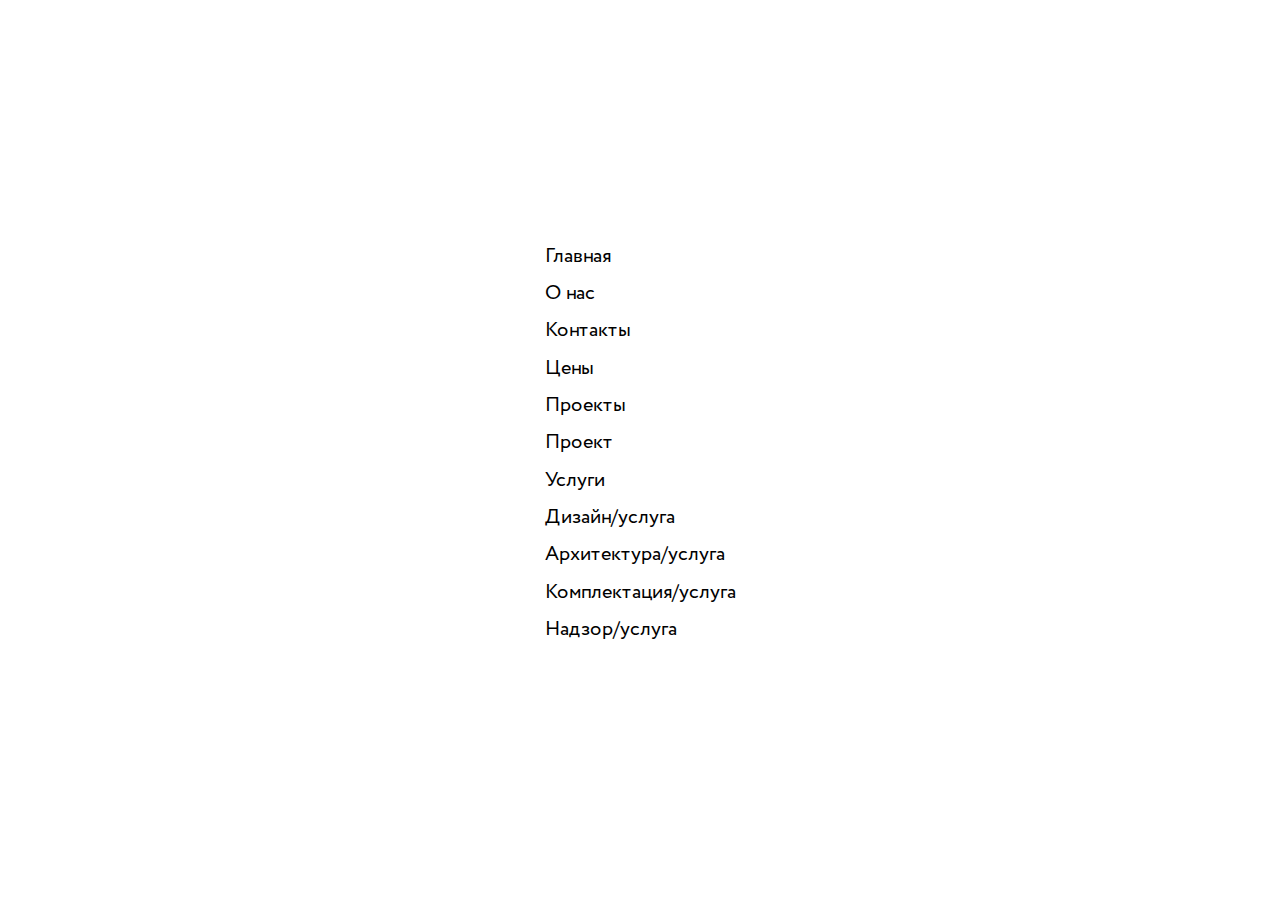
<file: src/index.html>
<!DOCTYPE html>
<html lang="ru">
<head>
    <meta charset="UTF-8">
    <meta name="viewport" content="width=device-width, initial-scale=1.0">
    <title>MART</title>
    <link rel="stylesheet" href="assets/css/_fonts.css">
    <link rel="stylesheet" href="assets/css/_set.css">
    <style>
        #pages {
            height: 100vh;
            width: 100vw;
            display: flex;
            align-items: center;
            justify-content: center;
            font-size: 3rem;
        }
        .pages-list div {
            margin-bottom: 2rem;
        }
    </style>
</head>
<body>
    <div id="pages">
        <div class="pages-list">
            <div><a href="pages/main.html">Главная</a></div>
            <div><a href="pages/about.html">О нас</a></div>
            <div><a href="pages/contacts.html">Контакты</a></div>
            <div><a href="pages/prices.html">Цены</a></div>
            <div><a href="pages/projects.html">Проекты</a></div>
            <div><a href="pages/project.html">Проект</a></div>
            <div><a href="pages/services.html">Услуги</a></div>
            <div><a href="pages/service-design.html">Дизайн/услуга</a></div>
            <div><a href="pages/service-architecture.html">Архитектура/услуга</a></div>
            <div><a href="pages/service-complectation.html">Комплектация/услуга</a></div>
            <div><a href="pages/service-vision.html">Надзор/услуга</a></div>
        </div>
    </div>
</body>
</html>
</file>
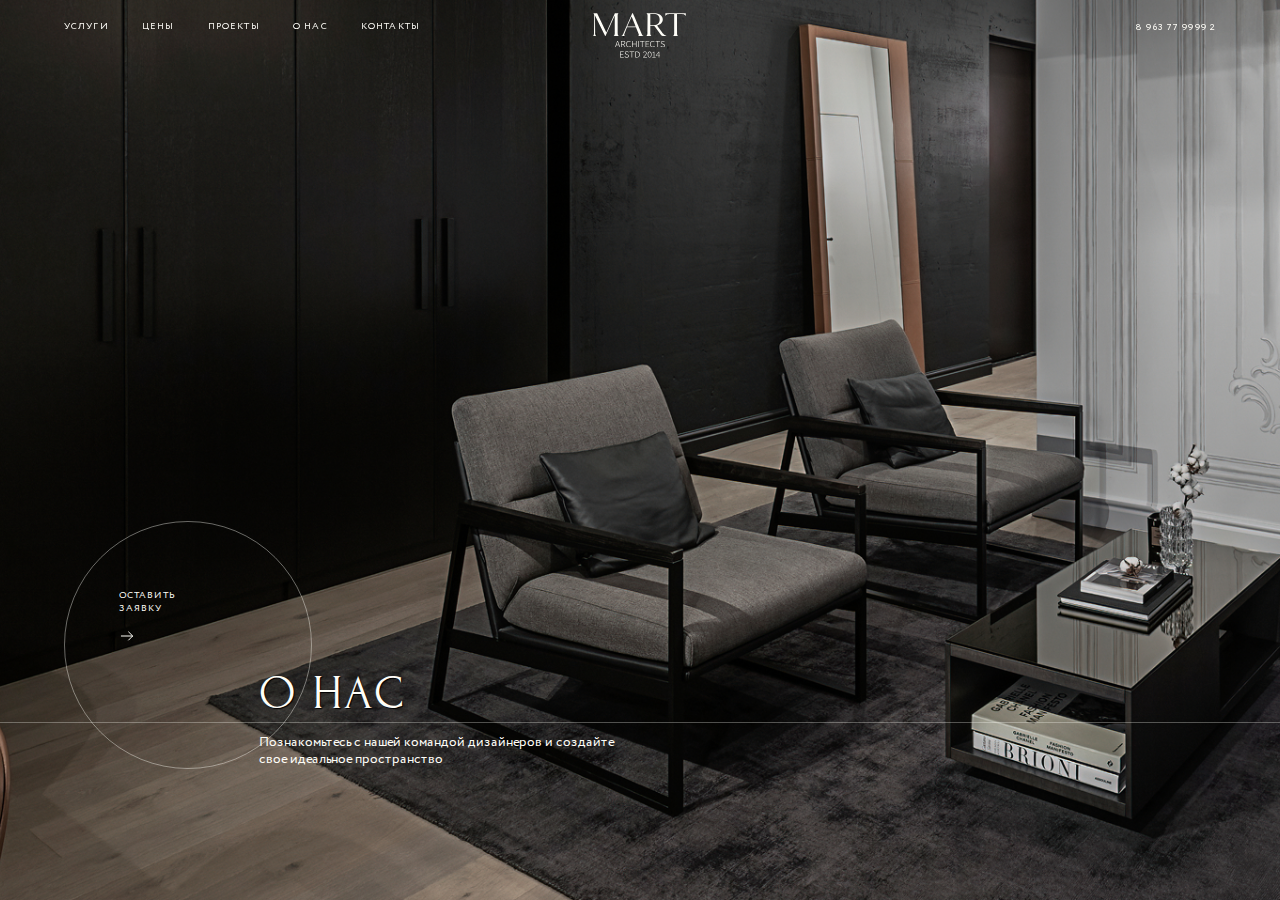
<file: src/pages/about.html>
<!DOCTYPE html>
<html lang="ru">
<head>
    <meta charset="UTF-8">
    <meta name="viewport" content="width=device-width, initial-scale=1.0">
    <title>MART</title>
    <link rel="stylesheet" href="../assets/css/fonts.css">
    <link rel="stylesheet" href="../assets/css/set.css">
    <link rel="stylesheet" href="../assets/scss/style.css">
    <link rel="stylesheet" href="../assets/scss/animations.css">
    <link rel="stylesheet" href="../assets/scss/mobile.css">
    <link rel="stylesheet" href="../assets/css/swiper.css">
    <link rel="stylesheet" href="../assets/css/pageable.css">
</head>
<body class="isLoading">
<header class="header white">
    <div class="header__container">
        <nav class="header__menu">
            <ul>
                <li class="header__menu-item"><a href="#">Услуги</a></li>
                <li class="header__menu-item"><a href="#">цены</a></li>
                <li class="header__menu-item"><a href="#">Проекты</a></li>
                <li class="header__menu-item"><a href="#">О нас</a></li>
                <li class="header__menu-item"><a href="#">Контакты</a></li>
            </ul>
        </nav>
        <a href="#" class="logo">
            <svg class="logo-top" viewBox="0 0 140 35" xmlns="http://www.w3.org/2000/svg">
                <path d="M38.5139 34.2671V34.6744H31.1519V34.2671C31.2465 34.2331 31.456 34.2018 31.6876 33.9821C32.0927 33.6016 32.5664 32.7158 32.6308 30.5383L32.6368 3.74351L18.7922 34.6744H18.226L2.95684 3.69348L3.18896 30.3598C3.19497 30.5098 3.19714 30.6419 3.19714 30.7633C3.23731 31.6528 3.34821 32.3155 3.49133 32.8068C3.86996 34.1015 4.48167 34.2027 4.66305 34.2671V34.6744H0V34.2779C0 34.2779 1.145 34.2049 1.37617 31.8335C1.37858 31.8246 1.37859 31.8139 1.38027 31.8048C1.43078 31.4709 1.46494 31.0904 1.47889 30.6618L1.82433 4.11493C1.73364 1.14812 0.753396 0.909048 0.525836 0.830552V0.478749H6.19872L19.9969 29.34L32.7973 0.478516H38.2205V0.830303C38.1197 0.864526 37.8844 0.964327 37.6326 1.26443C37.3848 1.55711 37.1289 2.08767 36.9978 3.06647L37.0348 30.4943C37.0993 32.6608 37.5688 33.5503 37.972 33.9325C38.2056 34.1575 38.4194 34.2331 38.5139 34.2671ZM51.3458 20.2882L57.9398 5.40292L63.9648 20.2884L51.3458 20.2882ZM74.6715 33.8126C74.2888 33.4786 73.8353 32.8697 73.3152 31.7425C73.3133 31.739 59.881 0.478516 59.881 0.478516H58.8635L48.8345 23.0709L48.3226 24.2639L45.5577 30.7065C45.3988 31.1258 45.222 31.5381 45.0278 31.9424C45.0259 31.9479 45.0218 31.9532 45.0199 31.9603L44.9917 32.0249C44.7579 32.5766 44.2705 33.2789 44.2705 33.2789C43.5953 34.163 43.0327 34.2259 42.7002 34.2673V34.6742H47.8978V34.2673C47.7794 34.2585 47.3741 34.1948 47.0758 33.8983H47.0739C46.683 33.5161 46.4834 32.6534 47.3741 30.6245L50.9978 21.317H64.4041L68.1997 30.6247C68.256 30.7551 68.3104 30.882 68.3568 31.0016C68.359 31.0033 68.359 31.0052 68.359 31.0052C69.0419 32.7108 68.8766 33.4931 68.5322 33.8646C68.2298 34.1934 67.8122 34.2405 67.6912 34.2671V34.6742H75.6207V34.2673C75.385 34.2386 75.0686 34.1608 74.6715 33.8126ZM91.1756 18.0036H85.9672V1.31707H91.0536C97.059 1.31707 100.013 4.28938 100.013 9.73981C100.013 15.0191 97.2375 18.0036 91.1756 18.0036ZM105.171 30.8733C104.277 29.8455 96.1879 18.6041 96.1879 18.6041C101.568 17.4664 104.723 13.6131 104.697 9.66036C104.663 4.49951 100.182 0.478998 91.2913 0.478998H80.2984V0.830786C80.397 0.864768 80.6369 0.920058 80.8849 1.20939C81.2031 1.57746 81.7913 2.27291 81.8617 3.83756L81.6265 30.5476C81.556 32.6859 81.0864 33.5611 80.6855 33.938C80.4516 34.1577 80.251 34.2456 80.1495 34.2671V34.6744H87.456V34.2671C87.3588 34.2429 87.1421 34.1577 86.9082 33.9325C86.5053 33.5503 86.0358 32.6608 85.9713 30.4943L85.9672 19.0506H90.1588C90.663 19.0447 91.1673 19.0345 91.6714 19.02C91.6714 19.02 92.4103 19.895 92.9903 20.6957L102.053 32.9664C102.797 33.8926 104.333 34.6505 105.507 34.6505H109.949V34.1979C109.949 34.1979 109.153 33.9514 108.267 33.4819C107.416 33.0303 106.553 32.4614 105.171 30.8733ZM139.217 4.19366H138.675C138.675 4.19366 138.194 1.86679 133.544 1.53797L126.035 1.36446L126.083 30.6534C126.163 32.6752 126.604 33.5343 126.986 33.9165H126.988C127.228 34.1541 127.443 34.2314 127.538 34.2671V34.6744H120.309V34.2671C120.405 34.2312 120.622 34.1541 120.859 33.9165C121.252 33.5288 121.698 32.6467 121.768 30.5479L121.77 1.41926L114.232 1.53797C109.582 1.86679 109.096 4.19366 109.096 4.19366H108.559V0.478998H139.217V4.19366Z"></path>
            </svg>
            <svg class="logo-middle" viewBox="0 0 75 10" xmlns="http://www.w3.org/2000/svg">
                <path d="M1.63246 5.60673H6.06928V6.26857H1.63246V5.60673ZM3.41052 0.16607H4.33312L7.74363 9.28131H6.82133L4.94432 4.00542C4.56102 2.94424 4.22556 1.97395 3.89039 0.882477H3.83095C3.50114 1.97655 3.16626 2.94424 2.78266 4.00542L0.881305 9.28131H0L3.41052 0.16607ZM11.9178 4.97543L12.679 4.65575L15.6177 9.28131H14.6193L11.9178 4.97543ZM11.9228 4.53573C13.5895 4.53573 14.5129 3.91771 14.5129 2.62514C14.5129 1.31006 13.5895 0.835742 11.9228 0.835742H10.0794V4.53573H11.9228ZM9.20968 0.16607H12.1017C14.0669 0.16607 15.3957 0.831114 15.3957 2.62514C15.3957 4.33895 14.0669 5.20537 12.1017 5.20537H10.0794V9.28131H9.20939L9.20968 0.16607ZM16.8035 4.71432C16.8035 1.80748 18.5555 0.000183105 21.0475 0.000183105C22.2081 0.000183105 23.1064 0.531626 23.6469 1.10145L23.1521 1.63551C22.6271 1.09021 21.9324 0.723494 21.0588 0.723494C19.0071 0.723494 17.7089 2.25525 17.7089 4.69874C17.7089 7.15289 18.9789 8.72389 21.005 8.72389C21.9921 8.72389 22.7332 8.34159 23.4166 7.63385L23.9113 8.14051C23.1518 8.95933 22.2399 9.4475 20.9637 9.4475C18.5385 9.4475 16.8035 7.63156 16.8035 4.71432ZM25.5892 0.16607H26.4592V4.10266H31.479V0.16607H32.349V9.28131H31.479V4.80866H26.4592V9.28131H25.5892V0.16607ZM34.8717 0.16607H35.7417V9.28131H34.8717V0.16607ZM40.437 0.856801H37.3659V0.16607H44.3785V0.856801H41.307V9.28131H40.437V0.856801ZM46.0202 0.16607H51.4815V0.856801H46.8902V4.11305H50.7512V4.80347H46.8902V8.5906H51.6301V9.28131H46.0202V0.16607ZM52.671 4.71432C52.671 1.80748 54.4228 0.000183105 56.9149 0.000183105C58.0755 0.000183105 58.9738 0.531626 59.5143 1.10145L59.0195 1.63551C58.4945 1.09021 57.7998 0.723494 56.9262 0.723494C54.8745 0.723494 53.5763 2.25525 53.5763 4.69874C53.5763 7.15289 54.8463 8.72389 56.8724 8.72389C57.8595 8.72389 58.6006 8.34159 59.284 7.63385L59.7787 8.14051C59.0192 8.95933 58.1073 9.4475 56.8311 9.4475C54.4059 9.4475 52.671 7.63156 52.671 4.71432ZM63.7924 0.856801H60.7212V0.16607H67.7336V0.856801H64.6624V9.28131H63.7924V0.856801ZM68.4434 8.08078L68.9848 7.52566C69.6947 8.25157 70.704 8.72389 71.8064 8.72389C73.2344 8.72389 74.119 8.02769 74.119 7.00777C74.119 5.93765 73.3488 5.59719 72.3962 5.20221L70.9349 4.5966C70.061 4.2423 68.9462 3.65026 68.9462 2.30344C68.9462 0.957202 70.195 0.000183105 71.8756 0.000183105C73.0511 0.000183105 74.031 0.489214 74.6592 1.10376L74.1757 1.63292C73.5925 1.07983 72.8327 0.723494 71.8756 0.723494C70.6449 0.723494 69.8221 1.32477 69.8221 2.25468C69.8221 3.25729 70.7605 3.63467 71.4947 3.9304L72.9501 4.52852C74.0604 4.98294 75 5.56748 75 6.94892C75 8.36007 73.7496 9.4475 71.7951 9.4475C70.3798 9.4475 69.2448 8.897 68.4434 8.08078Z"></path>
            </svg>
            <svg class="logo-bottom" viewBox="0 0 61 10" xmlns="http://www.w3.org/2000/svg">
                <path d="M0.101873 0.715385H5.56261V1.40612H0.971874V4.66236H4.83255V5.35278H0.971586V9.13991H5.71146V9.83062H0.101562L0.101873 0.715385ZM6.83493 8.63009L7.37631 8.07497C8.08646 8.80089 9.09553 9.2732 10.1979 9.2732C11.6259 9.2732 12.5105 8.577 12.5105 7.55708C12.5105 6.48696 11.7403 6.14651 10.7877 5.75152L9.3264 5.14591C8.45283 4.79161 7.33768 4.19957 7.33768 2.85275C7.33768 1.50651 8.58654 0.5495 10.2674 0.5495C11.4426 0.5495 12.4225 1.03853 13.0507 1.65308L12.5672 2.18224C11.984 1.62914 11.2242 1.27281 10.2674 1.27281C9.0364 1.27281 8.21363 1.87409 8.21363 2.80399C8.21363 3.8066 9.15199 4.18398 9.88651 4.47971L11.3416 5.07783C12.452 5.53225 13.3918 6.11679 13.3918 7.49823C13.3918 8.90938 12.1412 9.99681 10.1866 9.99681C8.77136 9.99681 7.6363 9.44631 6.83493 8.63009ZM17.4046 1.40612H14.3334V0.715385H21.3458V1.40612H18.2746V9.83062H17.4046V1.40612ZM25.2403 9.15578C27.7778 9.15578 28.9296 7.59546 28.9296 5.24258C28.9296 2.89027 27.7781 1.39081 25.2403 1.39081H23.8578V9.15578H25.2403ZM22.9877 0.715385H25.317C28.3403 0.715385 29.8349 2.4396 29.8349 5.24258C29.8349 8.04613 28.3403 9.83062 25.3452 9.83062H22.9877V0.715385ZM34.5258 9.35053C37.5595 6.49475 39.1432 4.86922 39.1432 3.36314C39.1432 2.29273 38.5211 1.48055 37.1581 1.48055C36.3148 1.48055 35.5714 1.96324 35.0033 2.60347L34.4791 2.13895C35.2208 1.37177 36.0667 0.816077 37.2499 0.816077C38.9641 0.816077 39.9907 1.81726 39.9907 3.33718C39.9907 5.06456 38.294 6.73942 35.7785 9.20599C36.3035 9.1731 36.8684 9.13991 37.3824 9.13991H40.4619V9.83062H34.5258V9.35053ZM46.5767 5.37616C46.5767 2.71225 45.7551 1.47506 44.5059 1.47506C43.2568 1.47506 42.4355 2.71224 42.4355 5.37586C42.4355 8.04007 43.2568 9.33725 44.5059 9.33725C45.7551 9.33725 46.5767 8.04036 46.5767 5.37616ZM41.5934 5.37586C41.5934 2.42689 42.6613 0.816077 44.5059 0.816077C46.3503 0.816077 47.4181 2.4295 47.4181 5.37616C47.4181 8.32571 46.3503 9.99711 44.5062 9.99711C42.6613 9.99711 41.5934 8.32541 41.5934 5.37586ZM48.5169 9.15578H50.7377V2.0948H49.0218V1.57114C49.8288 1.44448 50.4418 1.24021 50.9151 0.982561H51.5834V9.15578H53.6211V9.83093H48.5169V9.15578ZM58.1827 3.58242C58.1827 3.15541 58.2181 2.42633 58.2481 1.99961H58.1887C57.9501 2.39084 57.6815 2.73735 57.4132 3.15138L54.8073 6.60294H60.3711V7.25672H53.8443V6.76395L58.1521 0.981982H58.9948V9.83062H58.1827V3.58242Z"></path>
            </svg>
        </a>
        <div class="header__phone">
            <a href="tel:8 963 77 9999 2">
                <span class="desktop">8 963 77 9999 2</span>
            </a>
        </div>
    </div>
</header>
<div id="loading-section">
    <div class="logo">
        <svg class="logo-top" viewBox="0 0 140 35" xmlns="http://www.w3.org/2000/svg">
            <path d="M38.5139 34.2671V34.6744H31.1519V34.2671C31.2465 34.2331 31.456 34.2018 31.6876 33.9821C32.0927 33.6016 32.5664 32.7158 32.6308 30.5383L32.6368 3.74351L18.7922 34.6744H18.226L2.95684 3.69348L3.18896 30.3598C3.19497 30.5098 3.19714 30.6419 3.19714 30.7633C3.23731 31.6528 3.34821 32.3155 3.49133 32.8068C3.86996 34.1015 4.48167 34.2027 4.66305 34.2671V34.6744H0V34.2779C0 34.2779 1.145 34.2049 1.37617 31.8335C1.37858 31.8246 1.37859 31.8139 1.38027 31.8048C1.43078 31.4709 1.46494 31.0904 1.47889 30.6618L1.82433 4.11493C1.73364 1.14812 0.753396 0.909048 0.525836 0.830552V0.478749H6.19872L19.9969 29.34L32.7973 0.478516H38.2205V0.830303C38.1197 0.864526 37.8844 0.964327 37.6326 1.26443C37.3848 1.55711 37.1289 2.08767 36.9978 3.06647L37.0348 30.4943C37.0993 32.6608 37.5688 33.5503 37.972 33.9325C38.2056 34.1575 38.4194 34.2331 38.5139 34.2671ZM51.3458 20.2882L57.9398 5.40292L63.9648 20.2884L51.3458 20.2882ZM74.6715 33.8126C74.2888 33.4786 73.8353 32.8697 73.3152 31.7425C73.3133 31.739 59.881 0.478516 59.881 0.478516H58.8635L48.8345 23.0709L48.3226 24.2639L45.5577 30.7065C45.3988 31.1258 45.222 31.5381 45.0278 31.9424C45.0259 31.9479 45.0218 31.9532 45.0199 31.9603L44.9917 32.0249C44.7579 32.5766 44.2705 33.2789 44.2705 33.2789C43.5953 34.163 43.0327 34.2259 42.7002 34.2673V34.6742H47.8978V34.2673C47.7794 34.2585 47.3741 34.1948 47.0758 33.8983H47.0739C46.683 33.5161 46.4834 32.6534 47.3741 30.6245L50.9978 21.317H64.4041L68.1997 30.6247C68.256 30.7551 68.3104 30.882 68.3568 31.0016C68.359 31.0033 68.359 31.0052 68.359 31.0052C69.0419 32.7108 68.8766 33.4931 68.5322 33.8646C68.2298 34.1934 67.8122 34.2405 67.6912 34.2671V34.6742H75.6207V34.2673C75.385 34.2386 75.0686 34.1608 74.6715 33.8126ZM91.1756 18.0036H85.9672V1.31707H91.0536C97.059 1.31707 100.013 4.28938 100.013 9.73981C100.013 15.0191 97.2375 18.0036 91.1756 18.0036ZM105.171 30.8733C104.277 29.8455 96.1879 18.6041 96.1879 18.6041C101.568 17.4664 104.723 13.6131 104.697 9.66036C104.663 4.49951 100.182 0.478998 91.2913 0.478998H80.2984V0.830786C80.397 0.864768 80.6369 0.920058 80.8849 1.20939C81.2031 1.57746 81.7913 2.27291 81.8617 3.83756L81.6265 30.5476C81.556 32.6859 81.0864 33.5611 80.6855 33.938C80.4516 34.1577 80.251 34.2456 80.1495 34.2671V34.6744H87.456V34.2671C87.3588 34.2429 87.1421 34.1577 86.9082 33.9325C86.5053 33.5503 86.0358 32.6608 85.9713 30.4943L85.9672 19.0506H90.1588C90.663 19.0447 91.1673 19.0345 91.6714 19.02C91.6714 19.02 92.4103 19.895 92.9903 20.6957L102.053 32.9664C102.797 33.8926 104.333 34.6505 105.507 34.6505H109.949V34.1979C109.949 34.1979 109.153 33.9514 108.267 33.4819C107.416 33.0303 106.553 32.4614 105.171 30.8733ZM139.217 4.19366H138.675C138.675 4.19366 138.194 1.86679 133.544 1.53797L126.035 1.36446L126.083 30.6534C126.163 32.6752 126.604 33.5343 126.986 33.9165H126.988C127.228 34.1541 127.443 34.2314 127.538 34.2671V34.6744H120.309V34.2671C120.405 34.2312 120.622 34.1541 120.859 33.9165C121.252 33.5288 121.698 32.6467 121.768 30.5479L121.77 1.41926L114.232 1.53797C109.582 1.86679 109.096 4.19366 109.096 4.19366H108.559V0.478998H139.217V4.19366Z"></path>
        </svg>
        <svg class="logo-middle" viewBox="0 0 75 10" xmlns="http://www.w3.org/2000/svg">
            <path d="M1.63246 5.60673H6.06928V6.26857H1.63246V5.60673ZM3.41052 0.16607H4.33312L7.74363 9.28131H6.82133L4.94432 4.00542C4.56102 2.94424 4.22556 1.97395 3.89039 0.882477H3.83095C3.50114 1.97655 3.16626 2.94424 2.78266 4.00542L0.881305 9.28131H0L3.41052 0.16607ZM11.9178 4.97543L12.679 4.65575L15.6177 9.28131H14.6193L11.9178 4.97543ZM11.9228 4.53573C13.5895 4.53573 14.5129 3.91771 14.5129 2.62514C14.5129 1.31006 13.5895 0.835742 11.9228 0.835742H10.0794V4.53573H11.9228ZM9.20968 0.16607H12.1017C14.0669 0.16607 15.3957 0.831114 15.3957 2.62514C15.3957 4.33895 14.0669 5.20537 12.1017 5.20537H10.0794V9.28131H9.20939L9.20968 0.16607ZM16.8035 4.71432C16.8035 1.80748 18.5555 0.000183105 21.0475 0.000183105C22.2081 0.000183105 23.1064 0.531626 23.6469 1.10145L23.1521 1.63551C22.6271 1.09021 21.9324 0.723494 21.0588 0.723494C19.0071 0.723494 17.7089 2.25525 17.7089 4.69874C17.7089 7.15289 18.9789 8.72389 21.005 8.72389C21.9921 8.72389 22.7332 8.34159 23.4166 7.63385L23.9113 8.14051C23.1518 8.95933 22.2399 9.4475 20.9637 9.4475C18.5385 9.4475 16.8035 7.63156 16.8035 4.71432ZM25.5892 0.16607H26.4592V4.10266H31.479V0.16607H32.349V9.28131H31.479V4.80866H26.4592V9.28131H25.5892V0.16607ZM34.8717 0.16607H35.7417V9.28131H34.8717V0.16607ZM40.437 0.856801H37.3659V0.16607H44.3785V0.856801H41.307V9.28131H40.437V0.856801ZM46.0202 0.16607H51.4815V0.856801H46.8902V4.11305H50.7512V4.80347H46.8902V8.5906H51.6301V9.28131H46.0202V0.16607ZM52.671 4.71432C52.671 1.80748 54.4228 0.000183105 56.9149 0.000183105C58.0755 0.000183105 58.9738 0.531626 59.5143 1.10145L59.0195 1.63551C58.4945 1.09021 57.7998 0.723494 56.9262 0.723494C54.8745 0.723494 53.5763 2.25525 53.5763 4.69874C53.5763 7.15289 54.8463 8.72389 56.8724 8.72389C57.8595 8.72389 58.6006 8.34159 59.284 7.63385L59.7787 8.14051C59.0192 8.95933 58.1073 9.4475 56.8311 9.4475C54.4059 9.4475 52.671 7.63156 52.671 4.71432ZM63.7924 0.856801H60.7212V0.16607H67.7336V0.856801H64.6624V9.28131H63.7924V0.856801ZM68.4434 8.08078L68.9848 7.52566C69.6947 8.25157 70.704 8.72389 71.8064 8.72389C73.2344 8.72389 74.119 8.02769 74.119 7.00777C74.119 5.93765 73.3488 5.59719 72.3962 5.20221L70.9349 4.5966C70.061 4.2423 68.9462 3.65026 68.9462 2.30344C68.9462 0.957202 70.195 0.000183105 71.8756 0.000183105C73.0511 0.000183105 74.031 0.489214 74.6592 1.10376L74.1757 1.63292C73.5925 1.07983 72.8327 0.723494 71.8756 0.723494C70.6449 0.723494 69.8221 1.32477 69.8221 2.25468C69.8221 3.25729 70.7605 3.63467 71.4947 3.9304L72.9501 4.52852C74.0604 4.98294 75 5.56748 75 6.94892C75 8.36007 73.7496 9.4475 71.7951 9.4475C70.3798 9.4475 69.2448 8.897 68.4434 8.08078Z"></path>
        </svg>
        <svg class="logo-bottom" viewBox="0 0 61 10" xmlns="http://www.w3.org/2000/svg">
            <path d="M0.101873 0.715385H5.56261V1.40612H0.971874V4.66236H4.83255V5.35278H0.971586V9.13991H5.71146V9.83062H0.101562L0.101873 0.715385ZM6.83493 8.63009L7.37631 8.07497C8.08646 8.80089 9.09553 9.2732 10.1979 9.2732C11.6259 9.2732 12.5105 8.577 12.5105 7.55708C12.5105 6.48696 11.7403 6.14651 10.7877 5.75152L9.3264 5.14591C8.45283 4.79161 7.33768 4.19957 7.33768 2.85275C7.33768 1.50651 8.58654 0.5495 10.2674 0.5495C11.4426 0.5495 12.4225 1.03853 13.0507 1.65308L12.5672 2.18224C11.984 1.62914 11.2242 1.27281 10.2674 1.27281C9.0364 1.27281 8.21363 1.87409 8.21363 2.80399C8.21363 3.8066 9.15199 4.18398 9.88651 4.47971L11.3416 5.07783C12.452 5.53225 13.3918 6.11679 13.3918 7.49823C13.3918 8.90938 12.1412 9.99681 10.1866 9.99681C8.77136 9.99681 7.6363 9.44631 6.83493 8.63009ZM17.4046 1.40612H14.3334V0.715385H21.3458V1.40612H18.2746V9.83062H17.4046V1.40612ZM25.2403 9.15578C27.7778 9.15578 28.9296 7.59546 28.9296 5.24258C28.9296 2.89027 27.7781 1.39081 25.2403 1.39081H23.8578V9.15578H25.2403ZM22.9877 0.715385H25.317C28.3403 0.715385 29.8349 2.4396 29.8349 5.24258C29.8349 8.04613 28.3403 9.83062 25.3452 9.83062H22.9877V0.715385ZM34.5258 9.35053C37.5595 6.49475 39.1432 4.86922 39.1432 3.36314C39.1432 2.29273 38.5211 1.48055 37.1581 1.48055C36.3148 1.48055 35.5714 1.96324 35.0033 2.60347L34.4791 2.13895C35.2208 1.37177 36.0667 0.816077 37.2499 0.816077C38.9641 0.816077 39.9907 1.81726 39.9907 3.33718C39.9907 5.06456 38.294 6.73942 35.7785 9.20599C36.3035 9.1731 36.8684 9.13991 37.3824 9.13991H40.4619V9.83062H34.5258V9.35053ZM46.5767 5.37616C46.5767 2.71225 45.7551 1.47506 44.5059 1.47506C43.2568 1.47506 42.4355 2.71224 42.4355 5.37586C42.4355 8.04007 43.2568 9.33725 44.5059 9.33725C45.7551 9.33725 46.5767 8.04036 46.5767 5.37616ZM41.5934 5.37586C41.5934 2.42689 42.6613 0.816077 44.5059 0.816077C46.3503 0.816077 47.4181 2.4295 47.4181 5.37616C47.4181 8.32571 46.3503 9.99711 44.5062 9.99711C42.6613 9.99711 41.5934 8.32541 41.5934 5.37586ZM48.5169 9.15578H50.7377V2.0948H49.0218V1.57114C49.8288 1.44448 50.4418 1.24021 50.9151 0.982561H51.5834V9.15578H53.6211V9.83093H48.5169V9.15578ZM58.1827 3.58242C58.1827 3.15541 58.2181 2.42633 58.2481 1.99961H58.1887C57.9501 2.39084 57.6815 2.73735 57.4132 3.15138L54.8073 6.60294H60.3711V7.25672H53.8443V6.76395L58.1521 0.981982H58.9948V9.83062H58.1827V3.58242Z"></path>
        </svg>
    </div>
</div>
<div id="container">
    <div data-anchor="about-section" class="white-header">
        <section class="about-section">
            <div class="about-section__container">
                <div class="about-section__bg">
                    <div class="about-section__bg-animation">
                        <img src="../assets/images/about.png" alt="">
                    </div>
                </div>
                <div class="about-section__content">
                    <div class="about-section__button-anchor">
                        <div class="main-view__button-text-wrapper">
                            <div class="main-view__button-text">оставить<br>заявку</div>
                        </div>
                        <div class="main-view__arrow-wrapper">
                            <div class="main-view__arrow">
                                <svg class="icon-arrow-right" width="24" height="24" viewBox="0 0 24 24" fill="none" xmlns="http://www.w3.org/2000/svg">
                                    <path d="M14.4297 5.92969L20.4997 11.9997L14.4297 18.0697" stroke="#FFFEF8" stroke-width="1.5" stroke-miterlimit="10" stroke-linecap="round" stroke-linejoin="round"></path>
                                    <path d="M3.5 12H20.33" stroke="#FFFEF8" stroke-width="1.5" stroke-miterlimit="10" stroke-linecap="round" stroke-linejoin="round"></path>
                                </svg>
                            </div>
                        </div>
                        <div class="animation-button-height animation-delay-1">
                            <div class="round-button"></div>
                        </div>
                    </div>
                    <div class="about-section__title">
                        <div class="animation-slide-down__container">
                            <div class="animation-slide-down duration-1 animation-delay-1">
                                о нас
                            </div>
                        </div>
                    </div>
                    <div class="about-section__gray-line"></div>
                    <div class="about-section__text">
                        <div class="animation-slide-up__container">
                            <div class="animation-slide-up duration-1 animation-delay-1">
                                Познакомьтесь с нашей командой дизайнеров и создайте<br>
                                свое идеальное пространство
                            </div>
                        </div>
                    </div>
                </div>
            </div>
        </section>
    </div>
    <div data-anchor="about-advantages">
        <section class="about-advantages">
            <div class="about-advantages__scroll">
                <div class="about-advantages__content">
                    <div class="about-advantages__title">
                        <div class="animation-slide-down__container">
                            <div class="animation-slide-down duration-1">
                                преимущества<br>
                                работы с нами
                            </div>
                        </div>
                    </div>
                    <div class="about-advantages__list">
                        <div class="about-advantages__item-wrapper">
                            <div class="about-advantages__item-animation">
                                <div class="about-advantages__item">
                                    <div class="about-advantages__item-num">1</div>
                                    <div class="about-advantages__item-text">Ведение проекта под ключ </div>
                                </div>
                            </div>
                        </div>
                        <div class="about-advantages__gray-line"></div>
                        <div class="about-advantages__item-wrapper">
                            <div class="about-advantages__item-animation animation-delay-06">
                                <div class="about-advantages__item">
                                    <div class="about-advantages__item-num">2</div>
                                    <div class="about-advantages__item-text">Готовая база подрядчиков и поставщиков</div>
                                </div>
                            </div>
                        </div>
                        <div class="about-advantages__gray-line animation-delay-16"></div>
                        <div class="about-advantages__item-wrapper">
                            <div class="about-advantages__item-animation animation-delay-07">
                                <div class="about-advantages__item">
                                    <div class="about-advantages__item-num">3</div>
                                    <div class="about-advantages__item-text">Грамотно вложенный бюджет</div>
                                </div>
                            </div>
                        </div>
                        <div class="about-advantages__gray-line animation-delay-17"></div>
                        <div class="about-advantages__item-wrapper">
                            <div class="about-advantages__item-animation animation-delay-08">
                                <div class="about-advantages__item">
                                    <div class="about-advantages__item-num">4</div>
                                    <div class="about-advantages__item-text">Договор с ИП и оплата на расчетный счет</div>
                                </div>
                            </div>
                        </div>
                        <div class="about-advantages__gray-line animation-delay-18"></div>
                        <div class="about-advantages__item-wrapper">
                            <div class="about-advantages__item-animation  animation-delay-09">
                                <div class="about-advantages__item">
                                    <div class="about-advantages__item-num">5</div>
                                    <div class="about-advantages__item-text">Конфиденциальность</div>
                                </div>
                            </div>
                        </div>
                        <div class="about-advantages__gray-line animation-delay-19"></div>
                        <div class="about-advantages__item-wrapper">
                            <div class="about-advantages__item-animation  animation-delay-1">
                                <div class="about-advantages__item">
                                    <div class="about-advantages__item-num">6</div>
                                    <div class="about-advantages__item-text">Соблюдение сроков</div>
                                </div>
                            </div>
                        </div>
                        <div class="about-advantages__gray-line  animation-delay-2"></div>
                        <div class="about-advantages__item-wrapper">
                            <div class="about-advantages__item-animation  animation-delay-11">
                                <div class="about-advantages__item">
                                    <div class="about-advantages__item-num">7</div>
                                    <div class="about-advantages__item-text">Повышение инвестиционной ценности объекта</div>
                                </div>
                            </div>
                        </div>
                    </div>
                    <div class="about-advantages__img">
                        <div class="about-advantages__img-animation">
                            <img src="../assets/images/about-adv.png" alt="">
                        </div>
                    </div>
                </div>
            </div>
        </section>
    </div>
    <div data-anchor="supervisors">
        <section class="supervisors">
            <div class="supervisors__scroll">
                <div class="supervisors__top">
                    <div class="supervisors__button-anchor black-button mid-size">
                        <div class="main-view__button-text-wrapper">
                            <div class="main-view__button-text animation-delay-15">связаться<br>с руководителем</div>
                        </div>
                        <div class="main-view__arrow-wrapper">
                            <div class="main-view__arrow animation-delay-15">
                                <svg class="icon-arrow-right" width="24" height="24" viewBox="0 0 24 24" fill="none" xmlns="http://www.w3.org/2000/svg">
                                    <path d="M14.4297 5.92969L20.4997 11.9997L14.4297 18.0697" stroke="#FFFEF8" stroke-width="1.5" stroke-miterlimit="10" stroke-linecap="round" stroke-linejoin="round"></path>
                                    <path d="M3.5 12H20.33" stroke="#FFFEF8" stroke-width="1.5" stroke-miterlimit="10" stroke-linecap="round" stroke-linejoin="round"></path>
                                </svg>
                            </div>
                        </div>
                        <div class="animation-button-height animation-delay-15">
                            <div class="round-button"></div>
                        </div>
                    </div>
                    <div class="supervisors__top-holder"></div>
                    <div class="supervisors__title">
                        <div class="animation-slide-up__container">
                            <div class="animation-slide-up duration-1">Cлово руководителей</div>
                        </div>
                    </div>
                </div>
                <div class="supervisors__gray-line"></div>
                <div class="supervisors__content">
                    <div class="supervisors__content-top">
                        <div class="supervisors__type">
                            <div class="animation-slide-up__container">
                                <div class="animation-slide-up duration-1 animation-delay-02">
                                    Наш опыт будет<br>
                                    вам полезен
                                </div>
                            </div>
                        </div>
                        <div class="animation-slide-up__container">
                            <div class="supervisors__sub-title animation-slide-up duration-1 animation-delay-05">
                                Наша миссия - создание вечноценных<br>
                                интерьеров, пока вы заняты любимым делом,<br>
                                семьей или работой
                            </div>
                        </div>
                    </div>
                    <div class="supervisors__content-main">
                        <div class="supervisors__content-first">
                            <img src="../assets/images/sup1.png" alt="">
                        </div>
                        <div class="supervisors__content-second">
                            <img src="../assets/images/sup2.png" alt="">
                        </div>
                        <div class="supervisors__content-text">
                            <div class="animation-slide-down__container">
                                <p class="animation-slide-down duration-1 animation-delay-05">
                                    Наши клиенты чаще всего уже сталкивались с ремонтами и дизайнерами, и у каждого возникали ситуации,
                                    которые оставили определенное впечатление - переживания о сроках, бюджете, прозрачности,
                                    конфиденциальности, о том, что больше нет желания вникать во все нюансы, тратить личное ценное время,
                                    на стройках и в магазинах для выбора идеального сочетания.
                                </p>
                            </div>
                            <div class="supervisors__content-text-spicer"></div>
                            <div class="animation-slide-down__container">
                                <p class="animation-slide-down duration-1 animation-delay-1">
                                    Наша работа заключается в продумывании интерьера для каждого конкретного человека и в максимальном
                                    освобождении его от ненужных забот. Ремонт может быть приятным, потому что мы выполняем весь комплекс услуг,
                                    начиная с первичной консультации, заканчивая декорированием и фотофиксацией
                                </p>
                            </div>
                            <a href="#" class="primary-button">
                                <div class="animation-slide-up__container">
                                    <div class="primary-button__text animation-slide-up duration-1 animation-delay-1">
                                        <div class="primary-button__text-animation">Подробнее о нас</div>
                                    </div>
                                </div>
                                <div class="primary-button__circle-anchor">
                                    <div class="primary-button__circle-animation animation-delay-1">
                                        <div class="primary-button__circle"></div>
                                    </div>
                                </div>
                                <div class="animation-slide-up__container">
                                    <div class="primary-button__arrow animation-slide-up duration-1  animation-delay-1">
                                        <svg class="icon-arrow-right" width="24" height="24" viewBox="0 0 24 24" fill="none" xmlns="http://www.w3.org/2000/svg">
                                            <path d="M14.4297 5.92969L20.4997 11.9997L14.4297 18.0697" stroke="#FFFEF8" stroke-width="1.5" stroke-miterlimit="10" stroke-linecap="round" stroke-linejoin="round"></path>
                                            <path d="M3.5 12H20.33" stroke="#FFFEF8" stroke-width="1.5" stroke-miterlimit="10" stroke-linecap="round" stroke-linejoin="round"></path>
                                        </svg>
                                    </div>
                                </div>
                            </a>
                        </div>
                    </div>
                </div>
            </div>
        </section>
    </div>
    <div data-anchor="piter">
        <section class="piter">
            <div class="piter__scroll">
                <div class="piter__container">
                    <div class="piter__gray-line"></div>
                    <div class="piter__content">
                        <div class="piter__button-anchor black-button mid-size">
                            <div class="main-view__button-text-wrapper">
                                <div class="main-view__button-text animation-delay-15">связаться<br>с руководством</div>
                            </div>
                            <div class="main-view__arrow-wrapper">
                                <div class="main-view__arrow animation-delay-15">
                                    <svg class="icon-arrow-right" width="24" height="24" viewBox="0 0 24 24" fill="none" xmlns="http://www.w3.org/2000/svg">
                                        <path d="M14.4297 5.92969L20.4997 11.9997L14.4297 18.0697" stroke="#FFFEF8" stroke-width="1.5" stroke-miterlimit="10" stroke-linecap="round" stroke-linejoin="round"></path>
                                        <path d="M3.5 12H20.33" stroke="#FFFEF8" stroke-width="1.5" stroke-miterlimit="10" stroke-linecap="round" stroke-linejoin="round"></path>
                                    </svg>
                                </div>
                            </div>
                            <div class="animation-button-height animation-delay-15">
                                <div class="round-button"></div>
                            </div>
                        </div>
                        <div class="piter__title">
                            <div class="piter__title-animation">
                                <div class="piter__title-animation-wrap">
                                    Наша студия находится<br>
                                    в Санкт-Петербурге —<br>
                                    одном из самых красивых<br>
                                    городов мира
                                </div>
                            </div>
                        </div>
                        <div class="piter__row">
                            <div class="piter__left">
                                <div class="piter__left-text">
                                    <div class="animation-slide-up__container">
                                        <div class="animation-slide-up duration-1 animation-delay-05">
                                            Более 10 лет мы создаем вечноценные интерьеры, используя архитектурный подход в проектировании пространства
                                        </div>
                                    </div>
                                </div>
                                <div class="piter__left-img">
                                    <div class="piter__left-img-animation">
                                        <img src="../assets/images/piter1.png" alt="">
                                    </div>
                                </div>
                            </div>
                            <div class="piter__middle">
                                <div class="piter__middle-animation">
                                    <img src="../assets/images/piter2.png" alt="">
                                </div>
                            </div>
                            <div class="piter__right">
                                <div class="piter__right-text">
                                    <div class="animation-slide-up__container">
                                        <div class="animation-slide-up duration-1 animation-delay-05">
                                            Современная мебель, хай-тек технологии, гипсовая лепнина - это ДНК нашего стиля. Благодаря врожденному чувству прекрасного, насмотренности, опыту
                                            и намеренному избеганию быстротечных трендов наши интерьеры не устаревают
                                            и производят неизгладимый wow-эффект
                                            с первого взгляда.
                                        </div>
                                    </div>
                                </div>
                                <div class="piter__right-text">
                                    <div class="animation-slide-up__container">
                                        <div class="animation-slide-up duration-1 animation-delay-05">
                                            Объекты с нашем дизайном высоко ценятся на рынке недвижимости, быстро
                                            продаются и являются инвестиционной ценностью, судя по отзывам наших клиентов
                                        </div>
                                    </div>
                                </div>
                            </div>
                        </div>
                    </div>
                </div>
            </div>
        </section>
    </div>
    <div data-anchor="feedback">
        <section class="feedback">
            <div class="feedback__scroll">
                <div class="feedback__content">
                    <div class="feedback__top">
                        <div class="feedback__top-animation">
                            <div class="feedback__title">
                                Проектирование и ремонт могут<br>
                                быть приятными и увлекательными
                            </div>
                            <div class="feedback__title-desc">
                                А результат будет радовать Вас долгие годы
                            </div>
                        </div>
                    </div>
                    <div class="feedback__middle">
                        <div class="feedback-form">
                            <div class="feedback-form__title">
                                <div class="animation-slide-up__container">
                                    <div class="animation-slide-up duration-1 animation-delay-05">
                                        Оставьте свои контакты<br>
                                        для связи
                                    </div>
                                </div>
                            </div>
                            <div class="feedback-form__wrapper">
                                <input class="input-text" type="text" name="phone" placeholder="+7 ( ___ ) ___ - __ - __" autocomplete="off">
                                <div class="primary-button">
                                    <div class="primary-button__circle-anchor">
                                        <div class="primary-button__circle-animation animation-delay-1">
                                            <div class="primary-button__circle"></div>
                                        </div>
                                    </div>
                                    <div class="animation-slide-up__container">
                                        <div class="primary-button__arrow animation-slide-up duration-1  animation-delay-1">
                                            <svg class="icon-arrow-right" width="24" height="24" viewBox="0 0 24 24" fill="none" xmlns="http://www.w3.org/2000/svg">
                                                <path d="M14.4297 5.92969L20.4997 11.9997L14.4297 18.0697" stroke="#FFFEF8" stroke-width="1.5" stroke-miterlimit="10" stroke-linecap="round" stroke-linejoin="round"></path>
                                                <path d="M3.5 12H20.33" stroke="#FFFEF8" stroke-width="1.5" stroke-miterlimit="10" stroke-linecap="round" stroke-linejoin="round"></path>
                                            </svg>
                                        </div>
                                    </div>
                                </div>
                            </div>
                            <div class="feedback-form__err">Это поле обязательно</div>
                            <div class="feedback-form__desc">
                                <div class="animation-slide-down__container">
                                    <div class="animation-slide-down duration-1 animation-delay-05">
                                        Отправляя форму, вы принимаете<br>
                                        пользовательское соглашение
                                    </div>
                                </div>
                            </div>
                            <div class="contacts-block">
                                <div class="contacts-block__title">
                                    <div class="animation-slide-up__container">
                                        <div class="animation-slide-up duration-1 animation-delay-07">или напишите нам</div>
                                    </div>
                                </div>
                                <div class="contacts-block__links">
                                    <div class="animation-slide-up__container">
                                        <div class="animation-slide-up duration-1 animation-delay-07">
                                            <a href="#" class="contacts-block__link">
                                                <svg width="32" height="32" viewBox="0 0 32 32" fill="none" xmlns="http://www.w3.org/2000/svg">
                                                    <path d="M28.975 3.17096L2.40082 13.7606C0.587232 14.5133 0.597724 15.5588 2.06808 16.025L8.89074 18.2244L24.6764 7.93218C25.4228 7.46287 26.1048 7.71534 25.5442 8.22956L12.7547 20.1574H12.7517L12.7547 20.159L12.2841 27.4263C12.9736 27.4263 13.2778 27.0994 13.6645 26.7138L16.9784 23.3837L23.8715 28.6452C25.1425 29.3685 26.0553 28.9968 26.3716 27.4293L30.8965 5.39203C31.3597 3.47299 30.1876 2.60407 28.975 3.17096Z" fill="#140E0A"/>
                                                </svg>
                                            </a>
                                        </div>
                                    </div>
                                    <div class="animation-slide-up__container">
                                        <div class="animation-slide-up duration-1 animation-delay-07">
                                            <a href="#" class="contacts-block__link">
                                                <svg width="32" height="32" viewBox="0 0 32 32" fill="none" xmlns="http://www.w3.org/2000/svg">
                                                    <path d="M17.3688 2.66602C18.8688 2.67002 19.6302 2.67802 20.2875 2.69668L20.5462 2.70602C20.8448 2.71668 21.1395 2.73002 21.4955 2.74602C22.9142 2.81268 23.8822 3.03668 24.7315 3.36602C25.6115 3.70468 26.3528 4.16335 27.0942 4.90335C27.7724 5.56966 28.2971 6.37598 28.6315 7.26602C28.9608 8.11535 29.1848 9.08335 29.2515 10.5033C29.2675 10.858 29.2808 11.1527 29.2915 11.4527L29.2995 11.7113C29.3195 12.3673 29.3275 13.1287 29.3302 14.6287L29.3315 15.6234V17.37C29.3347 18.3426 29.3245 19.3151 29.3008 20.2873L29.2928 20.546C29.2822 20.846 29.2688 21.1407 29.2528 21.4953C29.1862 22.9153 28.9595 23.882 28.6315 24.7327C28.2971 25.6227 27.7724 26.429 27.0942 27.0954C26.4278 27.7736 25.6215 28.2983 24.7315 28.6327C23.8822 28.962 22.9142 29.186 21.4955 29.2527L20.5462 29.2927L20.2875 29.3007C19.6302 29.3193 18.8688 29.3287 17.3688 29.3314L16.3742 29.3327H14.6288C13.6558 29.3361 12.6829 29.3259 11.7102 29.302L11.4515 29.294C11.135 29.282 10.8185 29.2683 10.5022 29.2527C9.08349 29.186 8.11549 28.962 7.26482 28.6327C6.37526 28.2981 5.56941 27.7734 4.90349 27.0954C4.22475 26.4292 3.69963 25.6228 3.36482 24.7327C3.03549 23.8833 2.81149 22.9153 2.74482 21.4953L2.70482 20.546L2.69815 20.2873C2.67358 19.3151 2.66246 18.3426 2.66482 17.37V14.6287C2.66113 13.6561 2.67091 12.6836 2.69415 11.7113L2.70349 11.4527C2.71415 11.1527 2.72749 10.858 2.74349 10.5033C2.81015 9.08335 3.03415 8.11668 3.36349 7.26602C3.69908 6.37561 4.22512 5.56926 4.90482 4.90335C5.57036 4.22541 6.37574 3.70078 7.26482 3.36602C8.11549 3.03668 9.08215 2.81268 10.5022 2.74602C10.8568 2.73002 11.1528 2.71668 11.4515 2.70602L11.7102 2.69802C12.6824 2.67433 13.6549 2.6641 14.6275 2.66735L17.3688 2.66602ZM15.9982 9.33268C14.23 9.33268 12.5344 10.0351 11.2841 11.2853C10.0339 12.5355 9.33149 14.2312 9.33149 15.9993C9.33149 17.7675 10.0339 19.4632 11.2841 20.7134C12.5344 21.9636 14.23 22.666 15.9982 22.666C17.7663 22.666 19.462 21.9636 20.7122 20.7134C21.9624 19.4632 22.6648 17.7675 22.6648 15.9993C22.6648 14.2312 21.9624 12.5355 20.7122 11.2853C19.462 10.0351 17.7663 9.33268 15.9982 9.33268ZM15.9982 11.9993C16.5234 11.9993 17.0436 12.1026 17.5289 12.3036C18.0143 12.5045 18.4553 12.7991 18.8268 13.1705C19.1983 13.5418 19.493 13.9827 19.6941 14.468C19.8952 14.9533 19.9987 15.4734 19.9988 15.9987C19.9989 16.524 19.8955 17.0441 19.6946 17.5295C19.4937 18.0148 19.1991 18.4558 18.8277 18.8273C18.4563 19.1988 18.0154 19.4935 17.5302 19.6946C17.0449 19.8957 16.5248 19.9993 15.9995 19.9993C14.9386 19.9993 13.9212 19.5779 13.1711 18.8278C12.4209 18.0776 11.9995 17.0602 11.9995 15.9993C11.9995 14.9385 12.4209 13.9211 13.1711 13.1709C13.9212 12.4208 14.9386 11.9993 15.9995 11.9993M22.9995 7.33268C22.5575 7.33268 22.1335 7.50828 21.821 7.82084C21.5084 8.1334 21.3328 8.55732 21.3328 8.99935C21.3328 9.44138 21.5084 9.8653 21.821 10.1779C22.1335 10.4904 22.5575 10.666 22.9995 10.666C23.4415 10.666 23.8654 10.4904 24.178 10.1779C24.4906 9.8653 24.6662 9.44138 24.6662 8.99935C24.6662 8.55732 24.4906 8.1334 24.178 7.82084C23.8654 7.50828 23.4415 7.33268 22.9995 7.33268Z" fill="#140E0A"/>
                                                </svg>
                                            </a>
                                        </div>
                                    </div>
                                    <div class="animation-slide-up__container">
                                        <div class="animation-slide-up duration-1 animation-delay-07">
                                            <a href="#" class="contacts-block__link">
                                                <svg width="32" height="32" viewBox="0 0 32 32" fill="none" xmlns="http://www.w3.org/2000/svg">
                                                    <path d="M16.0052 2.66602C23.3692 2.66602 29.3386 8.63535 29.3386 15.9993C29.3386 23.3633 23.3692 29.3327 16.0052 29.3327C13.6489 29.3367 11.334 28.7131 9.29856 27.526L2.67723 29.3327L4.4799 22.7087C3.29184 20.6726 2.66777 18.3567 2.6719 15.9993C2.6719 8.63535 8.64123 2.66602 16.0052 2.66602ZM11.4612 9.73268L11.1946 9.74335C11.0222 9.75523 10.8537 9.80051 10.6986 9.87668C10.554 9.9587 10.422 10.0611 10.3066 10.1807C10.1466 10.3313 10.0559 10.462 9.95856 10.5887C9.46539 11.2299 9.19986 12.0171 9.2039 12.826C9.20656 13.4793 9.37723 14.1153 9.6439 14.71C10.1892 15.9127 11.0866 17.186 12.2706 18.366C12.5559 18.65 12.8359 18.9354 13.1372 19.2007C14.6085 20.4959 16.3616 21.43 18.2572 21.9287L19.0146 22.0447C19.2612 22.058 19.5079 22.0393 19.7559 22.0273C20.1441 22.0069 20.5232 21.9018 20.8666 21.7194C21.041 21.6291 21.2114 21.5313 21.3772 21.426C21.3772 21.426 21.4337 21.3878 21.5439 21.306C21.7239 21.1727 21.8346 21.078 21.9839 20.922C22.0959 20.8065 22.1892 20.6722 22.2639 20.5194C22.3679 20.302 22.4719 19.8873 22.5146 19.542C22.5466 19.278 22.5372 19.134 22.5332 19.0447C22.5279 18.902 22.4092 18.754 22.2799 18.6913L21.5039 18.3433C21.5039 18.3433 20.3439 17.838 19.6346 17.5153C19.5603 17.483 19.4808 17.4645 19.3999 17.4607C19.3087 17.4511 19.2164 17.4613 19.1295 17.4905C19.0425 17.5198 18.9629 17.5673 18.8959 17.63C18.8892 17.6273 18.7999 17.7034 17.8359 18.8713C17.7806 18.9457 17.7044 19.0019 17.617 19.0328C17.5296 19.0636 17.435 19.0678 17.3452 19.0447C17.2583 19.0215 17.1732 18.9921 17.0906 18.9567C16.9252 18.8874 16.8679 18.8607 16.7546 18.8127C15.9891 18.4792 15.2805 18.028 14.6546 17.4753C14.4866 17.3287 14.3306 17.1687 14.1706 17.014C13.646 16.5116 13.1889 15.9433 12.8106 15.3233L12.7319 15.1967C12.6762 15.1111 12.6306 15.0194 12.5959 14.9233C12.5452 14.7273 12.6772 14.57 12.6772 14.57C12.6772 14.57 13.0012 14.2153 13.1519 14.0233C13.2986 13.8367 13.4226 13.6553 13.5026 13.526C13.6599 13.2727 13.7092 13.0127 13.6266 12.8113C13.2532 11.8993 12.8675 10.9922 12.4692 10.09C12.3906 9.91135 12.1572 9.78335 11.9452 9.75802C11.8732 9.74913 11.8012 9.74202 11.7292 9.73668C11.5502 9.72641 11.3707 9.7282 11.1919 9.74202L11.4612 9.73268Z" fill="#140E0A"/>
                                                </svg>
                                            </a>
                                        </div>
                                    </div>
                                </div>
                            </div>
                        </div>
                        <div class="feedback__img">
                            <div class="feedback__img-animation">
                                <img src="../assets/images/feedback.png" alt="">
                            </div>
                        </div>
                        <div class="feedback__info">
                            <div class="feedback__info-title">
                                <div class="animation-slide-down__container">
                                    <div class="animation-slide-down duration-1 animation-delay-1">
                                        Подводя итоги,<br>
                                        Вы получаете
                                    </div>
                                </div>
                            </div>
                            <div class="feedback__info-list">
                                <div class="animation-slide-right__container">
                                    <div class="animation-slide-right duration-1 animation-delay-11">
                                        <div class="feedback__info-item">Свободное время для себя</div>
                                    </div>
                                </div>
                                <div class="animation-slide-right__container">
                                    <div class="animation-slide-right duration-1 animation-delay-12">
                                        <div class="feedback__info-item">Спокойствие и уверенность</div>
                                    </div>
                                </div>
                                <div class="animation-slide-right__container">
                                    <div class="animation-slide-right duration-1 animation-delay-13">
                                        <div class="feedback__info-item">Полное технические  сопровождение</div>
                                    </div>
                                </div>
                                <div class="animation-slide-right__container">
                                    <div class="animation-slide-right duration-1 animation-delay-14">
                                        <div class="feedback__info-item">Эксклюзивный авторский интерьер</div>
                                    </div>
                                </div>
                                <div class="animation-slide-right__container">
                                    <div class="animation-slide-right duration-1 animation-delay-15">
                                        <div class="feedback__info-item">Грамотно вложенный бюджет</div>
                                    </div>
                                </div>
                                <div class="animation-slide-right__container">
                                    <div class="animation-slide-right duration-1 animation-delay-16">
                                        <div class="feedback__info-item">Конфиденциальность</div>
                                    </div>
                                </div>
                                <div class="animation-slide-right__container">
                                    <div class="animation-slide-right duration-1 animation-delay-17">
                                        <div class="feedback__info-item">Прозрачность, официальность</div>
                                    </div>
                                </div>
                            </div>
                        </div>
                    </div>
                </div>
                <div class="footer">
                    <div class="footer__gray-line"></div>
                    <div class="footer__container">
                        <div class="footer__left">
                            <div class="animation-slide-up__container">
                                <div class="animation-slide-up duration-1 animation-delay-17">
                                    <a href="#">Политика конфиденциальности</a>
                                </div>
                            </div>
                        </div>
                        <div class="footer__middle">
                            <div class="animation-slide-up__container">
                                <div class="animation-slide-up duration-1 animation-delay-17">
                                    © 2014-2025
                                </div>
                            </div>
                        </div>
                        <div class="footer__right">
                            <div class="animation-slide-up__container">
                                <div class="animation-slide-up duration-1 animation-delay-17">
                                    <div class="footer__right-button">
                                        <a href="#" class="primary-button">
                                            <div class="animation-slide-up__container">
                                                <div class="primary-button__text animation-slide-up duration-1 animation-delay-1">
                                                    <div class="primary-button__text-animation">заявка на обратный звонок</div>
                                                </div>
                                            </div>
                                            <div class="primary-button__circle-anchor">
                                                <div class="primary-button__circle-animation animation-delay-1">
                                                    <div class="primary-button__circle"></div>
                                                </div>
                                            </div>
                                            <div class="animation-slide-up__container">
                                                <div class="primary-button__arrow animation-slide-up duration-1  animation-delay-1">
                                                    <svg class="icon-arrow-right" width="24" height="24" viewBox="0 0 24 24" fill="none" xmlns="http://www.w3.org/2000/svg">
                                                        <path d="M14.4297 5.92969L20.4997 11.9997L14.4297 18.0697" stroke="#FFFEF8" stroke-width="1.5" stroke-miterlimit="10" stroke-linecap="round" stroke-linejoin="round"></path>
                                                        <path d="M3.5 12H20.33" stroke="#FFFEF8" stroke-width="1.5" stroke-miterlimit="10" stroke-linecap="round" stroke-linejoin="round"></path>
                                                    </svg>
                                                </div>
                                            </div>
                                        </a>
                                    </div>
                                </div>
                            </div>
                        </div>
                    </div>
                </div>
            </div>
        </section>
    </div>
</div>
<script src="../assets/js/jquery.min.js"></script>
<script src="../assets/js/pageable.js"></script>
<script src="../assets/js/swiper.js"></script>
<script src="../assets/js/main.js"></script>
</body>
</html>
</file>
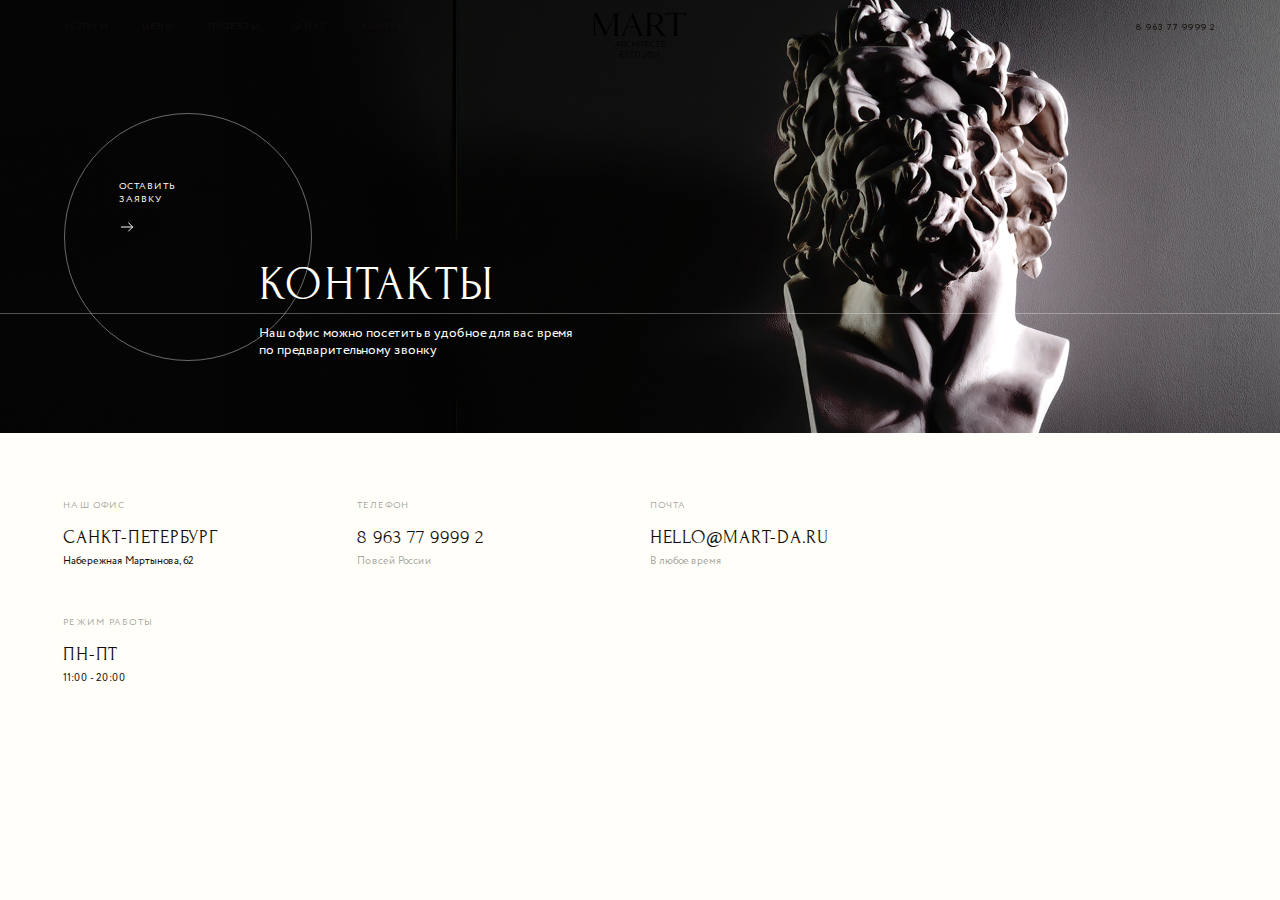
<file: src/pages/contacts.html>
<!DOCTYPE html>
<html lang="ru">
<head>
    <meta charset="UTF-8">
    <meta name="viewport" content="width=device-width, initial-scale=1.0">
    <title>MART</title>
    <link rel="stylesheet" href="../assets/css/_fonts.css">
    <link rel="stylesheet" href="../assets/css/_set.css">
    <link rel="stylesheet" href="../assets/scss/style.css">
    <link rel="stylesheet" href="../assets/scss/animations.css">
    <link rel="stylesheet" href="../assets/scss/mobile.css">
    <link rel="stylesheet" href="../assets/css/swiper.css">
    <link rel="stylesheet" href="../assets/css/pageable.css">
</head>
<body class="isLoading">
<header class="header white">
    <div class="header__container">
        <nav class="header__menu">
            <ul>
                <li class="header__menu-item"><a href="#">Услуги</a></li>
                <li class="header__menu-item"><a href="#">цены</a></li>
                <li class="header__menu-item"><a href="#">Проекты</a></li>
                <li class="header__menu-item"><a href="#">О нас</a></li>
                <li class="header__menu-item"><a href="#">Контакты</a></li>
            </ul>
        </nav>
        <a href="#" class="logo">
            <svg class="logo-top" viewBox="0 0 140 35" xmlns="http://www.w3.org/2000/svg">
                <path d="M38.5139 34.2671V34.6744H31.1519V34.2671C31.2465 34.2331 31.456 34.2018 31.6876 33.9821C32.0927 33.6016 32.5664 32.7158 32.6308 30.5383L32.6368 3.74351L18.7922 34.6744H18.226L2.95684 3.69348L3.18896 30.3598C3.19497 30.5098 3.19714 30.6419 3.19714 30.7633C3.23731 31.6528 3.34821 32.3155 3.49133 32.8068C3.86996 34.1015 4.48167 34.2027 4.66305 34.2671V34.6744H0V34.2779C0 34.2779 1.145 34.2049 1.37617 31.8335C1.37858 31.8246 1.37859 31.8139 1.38027 31.8048C1.43078 31.4709 1.46494 31.0904 1.47889 30.6618L1.82433 4.11493C1.73364 1.14812 0.753396 0.909048 0.525836 0.830552V0.478749H6.19872L19.9969 29.34L32.7973 0.478516H38.2205V0.830303C38.1197 0.864526 37.8844 0.964327 37.6326 1.26443C37.3848 1.55711 37.1289 2.08767 36.9978 3.06647L37.0348 30.4943C37.0993 32.6608 37.5688 33.5503 37.972 33.9325C38.2056 34.1575 38.4194 34.2331 38.5139 34.2671ZM51.3458 20.2882L57.9398 5.40292L63.9648 20.2884L51.3458 20.2882ZM74.6715 33.8126C74.2888 33.4786 73.8353 32.8697 73.3152 31.7425C73.3133 31.739 59.881 0.478516 59.881 0.478516H58.8635L48.8345 23.0709L48.3226 24.2639L45.5577 30.7065C45.3988 31.1258 45.222 31.5381 45.0278 31.9424C45.0259 31.9479 45.0218 31.9532 45.0199 31.9603L44.9917 32.0249C44.7579 32.5766 44.2705 33.2789 44.2705 33.2789C43.5953 34.163 43.0327 34.2259 42.7002 34.2673V34.6742H47.8978V34.2673C47.7794 34.2585 47.3741 34.1948 47.0758 33.8983H47.0739C46.683 33.5161 46.4834 32.6534 47.3741 30.6245L50.9978 21.317H64.4041L68.1997 30.6247C68.256 30.7551 68.3104 30.882 68.3568 31.0016C68.359 31.0033 68.359 31.0052 68.359 31.0052C69.0419 32.7108 68.8766 33.4931 68.5322 33.8646C68.2298 34.1934 67.8122 34.2405 67.6912 34.2671V34.6742H75.6207V34.2673C75.385 34.2386 75.0686 34.1608 74.6715 33.8126ZM91.1756 18.0036H85.9672V1.31707H91.0536C97.059 1.31707 100.013 4.28938 100.013 9.73981C100.013 15.0191 97.2375 18.0036 91.1756 18.0036ZM105.171 30.8733C104.277 29.8455 96.1879 18.6041 96.1879 18.6041C101.568 17.4664 104.723 13.6131 104.697 9.66036C104.663 4.49951 100.182 0.478998 91.2913 0.478998H80.2984V0.830786C80.397 0.864768 80.6369 0.920058 80.8849 1.20939C81.2031 1.57746 81.7913 2.27291 81.8617 3.83756L81.6265 30.5476C81.556 32.6859 81.0864 33.5611 80.6855 33.938C80.4516 34.1577 80.251 34.2456 80.1495 34.2671V34.6744H87.456V34.2671C87.3588 34.2429 87.1421 34.1577 86.9082 33.9325C86.5053 33.5503 86.0358 32.6608 85.9713 30.4943L85.9672 19.0506H90.1588C90.663 19.0447 91.1673 19.0345 91.6714 19.02C91.6714 19.02 92.4103 19.895 92.9903 20.6957L102.053 32.9664C102.797 33.8926 104.333 34.6505 105.507 34.6505H109.949V34.1979C109.949 34.1979 109.153 33.9514 108.267 33.4819C107.416 33.0303 106.553 32.4614 105.171 30.8733ZM139.217 4.19366H138.675C138.675 4.19366 138.194 1.86679 133.544 1.53797L126.035 1.36446L126.083 30.6534C126.163 32.6752 126.604 33.5343 126.986 33.9165H126.988C127.228 34.1541 127.443 34.2314 127.538 34.2671V34.6744H120.309V34.2671C120.405 34.2312 120.622 34.1541 120.859 33.9165C121.252 33.5288 121.698 32.6467 121.768 30.5479L121.77 1.41926L114.232 1.53797C109.582 1.86679 109.096 4.19366 109.096 4.19366H108.559V0.478998H139.217V4.19366Z"></path>
            </svg>
            <svg class="logo-middle" viewBox="0 0 75 10" xmlns="http://www.w3.org/2000/svg">
                <path d="M1.63246 5.60673H6.06928V6.26857H1.63246V5.60673ZM3.41052 0.16607H4.33312L7.74363 9.28131H6.82133L4.94432 4.00542C4.56102 2.94424 4.22556 1.97395 3.89039 0.882477H3.83095C3.50114 1.97655 3.16626 2.94424 2.78266 4.00542L0.881305 9.28131H0L3.41052 0.16607ZM11.9178 4.97543L12.679 4.65575L15.6177 9.28131H14.6193L11.9178 4.97543ZM11.9228 4.53573C13.5895 4.53573 14.5129 3.91771 14.5129 2.62514C14.5129 1.31006 13.5895 0.835742 11.9228 0.835742H10.0794V4.53573H11.9228ZM9.20968 0.16607H12.1017C14.0669 0.16607 15.3957 0.831114 15.3957 2.62514C15.3957 4.33895 14.0669 5.20537 12.1017 5.20537H10.0794V9.28131H9.20939L9.20968 0.16607ZM16.8035 4.71432C16.8035 1.80748 18.5555 0.000183105 21.0475 0.000183105C22.2081 0.000183105 23.1064 0.531626 23.6469 1.10145L23.1521 1.63551C22.6271 1.09021 21.9324 0.723494 21.0588 0.723494C19.0071 0.723494 17.7089 2.25525 17.7089 4.69874C17.7089 7.15289 18.9789 8.72389 21.005 8.72389C21.9921 8.72389 22.7332 8.34159 23.4166 7.63385L23.9113 8.14051C23.1518 8.95933 22.2399 9.4475 20.9637 9.4475C18.5385 9.4475 16.8035 7.63156 16.8035 4.71432ZM25.5892 0.16607H26.4592V4.10266H31.479V0.16607H32.349V9.28131H31.479V4.80866H26.4592V9.28131H25.5892V0.16607ZM34.8717 0.16607H35.7417V9.28131H34.8717V0.16607ZM40.437 0.856801H37.3659V0.16607H44.3785V0.856801H41.307V9.28131H40.437V0.856801ZM46.0202 0.16607H51.4815V0.856801H46.8902V4.11305H50.7512V4.80347H46.8902V8.5906H51.6301V9.28131H46.0202V0.16607ZM52.671 4.71432C52.671 1.80748 54.4228 0.000183105 56.9149 0.000183105C58.0755 0.000183105 58.9738 0.531626 59.5143 1.10145L59.0195 1.63551C58.4945 1.09021 57.7998 0.723494 56.9262 0.723494C54.8745 0.723494 53.5763 2.25525 53.5763 4.69874C53.5763 7.15289 54.8463 8.72389 56.8724 8.72389C57.8595 8.72389 58.6006 8.34159 59.284 7.63385L59.7787 8.14051C59.0192 8.95933 58.1073 9.4475 56.8311 9.4475C54.4059 9.4475 52.671 7.63156 52.671 4.71432ZM63.7924 0.856801H60.7212V0.16607H67.7336V0.856801H64.6624V9.28131H63.7924V0.856801ZM68.4434 8.08078L68.9848 7.52566C69.6947 8.25157 70.704 8.72389 71.8064 8.72389C73.2344 8.72389 74.119 8.02769 74.119 7.00777C74.119 5.93765 73.3488 5.59719 72.3962 5.20221L70.9349 4.5966C70.061 4.2423 68.9462 3.65026 68.9462 2.30344C68.9462 0.957202 70.195 0.000183105 71.8756 0.000183105C73.0511 0.000183105 74.031 0.489214 74.6592 1.10376L74.1757 1.63292C73.5925 1.07983 72.8327 0.723494 71.8756 0.723494C70.6449 0.723494 69.8221 1.32477 69.8221 2.25468C69.8221 3.25729 70.7605 3.63467 71.4947 3.9304L72.9501 4.52852C74.0604 4.98294 75 5.56748 75 6.94892C75 8.36007 73.7496 9.4475 71.7951 9.4475C70.3798 9.4475 69.2448 8.897 68.4434 8.08078Z"></path>
            </svg>
            <svg class="logo-bottom" viewBox="0 0 61 10" xmlns="http://www.w3.org/2000/svg">
                <path d="M0.101873 0.715385H5.56261V1.40612H0.971874V4.66236H4.83255V5.35278H0.971586V9.13991H5.71146V9.83062H0.101562L0.101873 0.715385ZM6.83493 8.63009L7.37631 8.07497C8.08646 8.80089 9.09553 9.2732 10.1979 9.2732C11.6259 9.2732 12.5105 8.577 12.5105 7.55708C12.5105 6.48696 11.7403 6.14651 10.7877 5.75152L9.3264 5.14591C8.45283 4.79161 7.33768 4.19957 7.33768 2.85275C7.33768 1.50651 8.58654 0.5495 10.2674 0.5495C11.4426 0.5495 12.4225 1.03853 13.0507 1.65308L12.5672 2.18224C11.984 1.62914 11.2242 1.27281 10.2674 1.27281C9.0364 1.27281 8.21363 1.87409 8.21363 2.80399C8.21363 3.8066 9.15199 4.18398 9.88651 4.47971L11.3416 5.07783C12.452 5.53225 13.3918 6.11679 13.3918 7.49823C13.3918 8.90938 12.1412 9.99681 10.1866 9.99681C8.77136 9.99681 7.6363 9.44631 6.83493 8.63009ZM17.4046 1.40612H14.3334V0.715385H21.3458V1.40612H18.2746V9.83062H17.4046V1.40612ZM25.2403 9.15578C27.7778 9.15578 28.9296 7.59546 28.9296 5.24258C28.9296 2.89027 27.7781 1.39081 25.2403 1.39081H23.8578V9.15578H25.2403ZM22.9877 0.715385H25.317C28.3403 0.715385 29.8349 2.4396 29.8349 5.24258C29.8349 8.04613 28.3403 9.83062 25.3452 9.83062H22.9877V0.715385ZM34.5258 9.35053C37.5595 6.49475 39.1432 4.86922 39.1432 3.36314C39.1432 2.29273 38.5211 1.48055 37.1581 1.48055C36.3148 1.48055 35.5714 1.96324 35.0033 2.60347L34.4791 2.13895C35.2208 1.37177 36.0667 0.816077 37.2499 0.816077C38.9641 0.816077 39.9907 1.81726 39.9907 3.33718C39.9907 5.06456 38.294 6.73942 35.7785 9.20599C36.3035 9.1731 36.8684 9.13991 37.3824 9.13991H40.4619V9.83062H34.5258V9.35053ZM46.5767 5.37616C46.5767 2.71225 45.7551 1.47506 44.5059 1.47506C43.2568 1.47506 42.4355 2.71224 42.4355 5.37586C42.4355 8.04007 43.2568 9.33725 44.5059 9.33725C45.7551 9.33725 46.5767 8.04036 46.5767 5.37616ZM41.5934 5.37586C41.5934 2.42689 42.6613 0.816077 44.5059 0.816077C46.3503 0.816077 47.4181 2.4295 47.4181 5.37616C47.4181 8.32571 46.3503 9.99711 44.5062 9.99711C42.6613 9.99711 41.5934 8.32541 41.5934 5.37586ZM48.5169 9.15578H50.7377V2.0948H49.0218V1.57114C49.8288 1.44448 50.4418 1.24021 50.9151 0.982561H51.5834V9.15578H53.6211V9.83093H48.5169V9.15578ZM58.1827 3.58242C58.1827 3.15541 58.2181 2.42633 58.2481 1.99961H58.1887C57.9501 2.39084 57.6815 2.73735 57.4132 3.15138L54.8073 6.60294H60.3711V7.25672H53.8443V6.76395L58.1521 0.981982H58.9948V9.83062H58.1827V3.58242Z"></path>
            </svg>
        </a>
        <div class="header__phone">
            <a href="tel:8 963 77 9999 2">
                <span class="desktop">8 963 77 9999 2</span>
            </a>
        </div>
    </div>
</header>
<div id="loading-section">
    <div class="logo">
        <svg class="logo-top" viewBox="0 0 140 35" xmlns="http://www.w3.org/2000/svg">
            <path d="M38.5139 34.2671V34.6744H31.1519V34.2671C31.2465 34.2331 31.456 34.2018 31.6876 33.9821C32.0927 33.6016 32.5664 32.7158 32.6308 30.5383L32.6368 3.74351L18.7922 34.6744H18.226L2.95684 3.69348L3.18896 30.3598C3.19497 30.5098 3.19714 30.6419 3.19714 30.7633C3.23731 31.6528 3.34821 32.3155 3.49133 32.8068C3.86996 34.1015 4.48167 34.2027 4.66305 34.2671V34.6744H0V34.2779C0 34.2779 1.145 34.2049 1.37617 31.8335C1.37858 31.8246 1.37859 31.8139 1.38027 31.8048C1.43078 31.4709 1.46494 31.0904 1.47889 30.6618L1.82433 4.11493C1.73364 1.14812 0.753396 0.909048 0.525836 0.830552V0.478749H6.19872L19.9969 29.34L32.7973 0.478516H38.2205V0.830303C38.1197 0.864526 37.8844 0.964327 37.6326 1.26443C37.3848 1.55711 37.1289 2.08767 36.9978 3.06647L37.0348 30.4943C37.0993 32.6608 37.5688 33.5503 37.972 33.9325C38.2056 34.1575 38.4194 34.2331 38.5139 34.2671ZM51.3458 20.2882L57.9398 5.40292L63.9648 20.2884L51.3458 20.2882ZM74.6715 33.8126C74.2888 33.4786 73.8353 32.8697 73.3152 31.7425C73.3133 31.739 59.881 0.478516 59.881 0.478516H58.8635L48.8345 23.0709L48.3226 24.2639L45.5577 30.7065C45.3988 31.1258 45.222 31.5381 45.0278 31.9424C45.0259 31.9479 45.0218 31.9532 45.0199 31.9603L44.9917 32.0249C44.7579 32.5766 44.2705 33.2789 44.2705 33.2789C43.5953 34.163 43.0327 34.2259 42.7002 34.2673V34.6742H47.8978V34.2673C47.7794 34.2585 47.3741 34.1948 47.0758 33.8983H47.0739C46.683 33.5161 46.4834 32.6534 47.3741 30.6245L50.9978 21.317H64.4041L68.1997 30.6247C68.256 30.7551 68.3104 30.882 68.3568 31.0016C68.359 31.0033 68.359 31.0052 68.359 31.0052C69.0419 32.7108 68.8766 33.4931 68.5322 33.8646C68.2298 34.1934 67.8122 34.2405 67.6912 34.2671V34.6742H75.6207V34.2673C75.385 34.2386 75.0686 34.1608 74.6715 33.8126ZM91.1756 18.0036H85.9672V1.31707H91.0536C97.059 1.31707 100.013 4.28938 100.013 9.73981C100.013 15.0191 97.2375 18.0036 91.1756 18.0036ZM105.171 30.8733C104.277 29.8455 96.1879 18.6041 96.1879 18.6041C101.568 17.4664 104.723 13.6131 104.697 9.66036C104.663 4.49951 100.182 0.478998 91.2913 0.478998H80.2984V0.830786C80.397 0.864768 80.6369 0.920058 80.8849 1.20939C81.2031 1.57746 81.7913 2.27291 81.8617 3.83756L81.6265 30.5476C81.556 32.6859 81.0864 33.5611 80.6855 33.938C80.4516 34.1577 80.251 34.2456 80.1495 34.2671V34.6744H87.456V34.2671C87.3588 34.2429 87.1421 34.1577 86.9082 33.9325C86.5053 33.5503 86.0358 32.6608 85.9713 30.4943L85.9672 19.0506H90.1588C90.663 19.0447 91.1673 19.0345 91.6714 19.02C91.6714 19.02 92.4103 19.895 92.9903 20.6957L102.053 32.9664C102.797 33.8926 104.333 34.6505 105.507 34.6505H109.949V34.1979C109.949 34.1979 109.153 33.9514 108.267 33.4819C107.416 33.0303 106.553 32.4614 105.171 30.8733ZM139.217 4.19366H138.675C138.675 4.19366 138.194 1.86679 133.544 1.53797L126.035 1.36446L126.083 30.6534C126.163 32.6752 126.604 33.5343 126.986 33.9165H126.988C127.228 34.1541 127.443 34.2314 127.538 34.2671V34.6744H120.309V34.2671C120.405 34.2312 120.622 34.1541 120.859 33.9165C121.252 33.5288 121.698 32.6467 121.768 30.5479L121.77 1.41926L114.232 1.53797C109.582 1.86679 109.096 4.19366 109.096 4.19366H108.559V0.478998H139.217V4.19366Z"></path>
        </svg>
        <svg class="logo-middle" viewBox="0 0 75 10" xmlns="http://www.w3.org/2000/svg">
            <path d="M1.63246 5.60673H6.06928V6.26857H1.63246V5.60673ZM3.41052 0.16607H4.33312L7.74363 9.28131H6.82133L4.94432 4.00542C4.56102 2.94424 4.22556 1.97395 3.89039 0.882477H3.83095C3.50114 1.97655 3.16626 2.94424 2.78266 4.00542L0.881305 9.28131H0L3.41052 0.16607ZM11.9178 4.97543L12.679 4.65575L15.6177 9.28131H14.6193L11.9178 4.97543ZM11.9228 4.53573C13.5895 4.53573 14.5129 3.91771 14.5129 2.62514C14.5129 1.31006 13.5895 0.835742 11.9228 0.835742H10.0794V4.53573H11.9228ZM9.20968 0.16607H12.1017C14.0669 0.16607 15.3957 0.831114 15.3957 2.62514C15.3957 4.33895 14.0669 5.20537 12.1017 5.20537H10.0794V9.28131H9.20939L9.20968 0.16607ZM16.8035 4.71432C16.8035 1.80748 18.5555 0.000183105 21.0475 0.000183105C22.2081 0.000183105 23.1064 0.531626 23.6469 1.10145L23.1521 1.63551C22.6271 1.09021 21.9324 0.723494 21.0588 0.723494C19.0071 0.723494 17.7089 2.25525 17.7089 4.69874C17.7089 7.15289 18.9789 8.72389 21.005 8.72389C21.9921 8.72389 22.7332 8.34159 23.4166 7.63385L23.9113 8.14051C23.1518 8.95933 22.2399 9.4475 20.9637 9.4475C18.5385 9.4475 16.8035 7.63156 16.8035 4.71432ZM25.5892 0.16607H26.4592V4.10266H31.479V0.16607H32.349V9.28131H31.479V4.80866H26.4592V9.28131H25.5892V0.16607ZM34.8717 0.16607H35.7417V9.28131H34.8717V0.16607ZM40.437 0.856801H37.3659V0.16607H44.3785V0.856801H41.307V9.28131H40.437V0.856801ZM46.0202 0.16607H51.4815V0.856801H46.8902V4.11305H50.7512V4.80347H46.8902V8.5906H51.6301V9.28131H46.0202V0.16607ZM52.671 4.71432C52.671 1.80748 54.4228 0.000183105 56.9149 0.000183105C58.0755 0.000183105 58.9738 0.531626 59.5143 1.10145L59.0195 1.63551C58.4945 1.09021 57.7998 0.723494 56.9262 0.723494C54.8745 0.723494 53.5763 2.25525 53.5763 4.69874C53.5763 7.15289 54.8463 8.72389 56.8724 8.72389C57.8595 8.72389 58.6006 8.34159 59.284 7.63385L59.7787 8.14051C59.0192 8.95933 58.1073 9.4475 56.8311 9.4475C54.4059 9.4475 52.671 7.63156 52.671 4.71432ZM63.7924 0.856801H60.7212V0.16607H67.7336V0.856801H64.6624V9.28131H63.7924V0.856801ZM68.4434 8.08078L68.9848 7.52566C69.6947 8.25157 70.704 8.72389 71.8064 8.72389C73.2344 8.72389 74.119 8.02769 74.119 7.00777C74.119 5.93765 73.3488 5.59719 72.3962 5.20221L70.9349 4.5966C70.061 4.2423 68.9462 3.65026 68.9462 2.30344C68.9462 0.957202 70.195 0.000183105 71.8756 0.000183105C73.0511 0.000183105 74.031 0.489214 74.6592 1.10376L74.1757 1.63292C73.5925 1.07983 72.8327 0.723494 71.8756 0.723494C70.6449 0.723494 69.8221 1.32477 69.8221 2.25468C69.8221 3.25729 70.7605 3.63467 71.4947 3.9304L72.9501 4.52852C74.0604 4.98294 75 5.56748 75 6.94892C75 8.36007 73.7496 9.4475 71.7951 9.4475C70.3798 9.4475 69.2448 8.897 68.4434 8.08078Z"></path>
        </svg>
        <svg class="logo-bottom" viewBox="0 0 61 10" xmlns="http://www.w3.org/2000/svg">
            <path d="M0.101873 0.715385H5.56261V1.40612H0.971874V4.66236H4.83255V5.35278H0.971586V9.13991H5.71146V9.83062H0.101562L0.101873 0.715385ZM6.83493 8.63009L7.37631 8.07497C8.08646 8.80089 9.09553 9.2732 10.1979 9.2732C11.6259 9.2732 12.5105 8.577 12.5105 7.55708C12.5105 6.48696 11.7403 6.14651 10.7877 5.75152L9.3264 5.14591C8.45283 4.79161 7.33768 4.19957 7.33768 2.85275C7.33768 1.50651 8.58654 0.5495 10.2674 0.5495C11.4426 0.5495 12.4225 1.03853 13.0507 1.65308L12.5672 2.18224C11.984 1.62914 11.2242 1.27281 10.2674 1.27281C9.0364 1.27281 8.21363 1.87409 8.21363 2.80399C8.21363 3.8066 9.15199 4.18398 9.88651 4.47971L11.3416 5.07783C12.452 5.53225 13.3918 6.11679 13.3918 7.49823C13.3918 8.90938 12.1412 9.99681 10.1866 9.99681C8.77136 9.99681 7.6363 9.44631 6.83493 8.63009ZM17.4046 1.40612H14.3334V0.715385H21.3458V1.40612H18.2746V9.83062H17.4046V1.40612ZM25.2403 9.15578C27.7778 9.15578 28.9296 7.59546 28.9296 5.24258C28.9296 2.89027 27.7781 1.39081 25.2403 1.39081H23.8578V9.15578H25.2403ZM22.9877 0.715385H25.317C28.3403 0.715385 29.8349 2.4396 29.8349 5.24258C29.8349 8.04613 28.3403 9.83062 25.3452 9.83062H22.9877V0.715385ZM34.5258 9.35053C37.5595 6.49475 39.1432 4.86922 39.1432 3.36314C39.1432 2.29273 38.5211 1.48055 37.1581 1.48055C36.3148 1.48055 35.5714 1.96324 35.0033 2.60347L34.4791 2.13895C35.2208 1.37177 36.0667 0.816077 37.2499 0.816077C38.9641 0.816077 39.9907 1.81726 39.9907 3.33718C39.9907 5.06456 38.294 6.73942 35.7785 9.20599C36.3035 9.1731 36.8684 9.13991 37.3824 9.13991H40.4619V9.83062H34.5258V9.35053ZM46.5767 5.37616C46.5767 2.71225 45.7551 1.47506 44.5059 1.47506C43.2568 1.47506 42.4355 2.71224 42.4355 5.37586C42.4355 8.04007 43.2568 9.33725 44.5059 9.33725C45.7551 9.33725 46.5767 8.04036 46.5767 5.37616ZM41.5934 5.37586C41.5934 2.42689 42.6613 0.816077 44.5059 0.816077C46.3503 0.816077 47.4181 2.4295 47.4181 5.37616C47.4181 8.32571 46.3503 9.99711 44.5062 9.99711C42.6613 9.99711 41.5934 8.32541 41.5934 5.37586ZM48.5169 9.15578H50.7377V2.0948H49.0218V1.57114C49.8288 1.44448 50.4418 1.24021 50.9151 0.982561H51.5834V9.15578H53.6211V9.83093H48.5169V9.15578ZM58.1827 3.58242C58.1827 3.15541 58.2181 2.42633 58.2481 1.99961H58.1887C57.9501 2.39084 57.6815 2.73735 57.4132 3.15138L54.8073 6.60294H60.3711V7.25672H53.8443V6.76395L58.1521 0.981982H58.9948V9.83062H58.1827V3.58242Z"></path>
        </svg>
    </div>
</div>
<div id="container">
    <div data-anchor="holder" class="holder"></div>
    <div animation-steps="2" animation-step="-1" white-header-steps="1,0" data-anchor="contacts-page" class="contacts white-header animation-state-0">
        <section class="contacts-page">
            <div class="contacts-page__top">
                <div class="about-section__content">
                    <div class="about-section__button-anchor">
                        <div class="main-view__button-text-wrapper">
                            <div class="main-view__button-text">оставить<br>заявку</div>
                        </div>
                        <div class="main-view__arrow-wrapper">
                            <div class="main-view__arrow">
                                <svg class="icon-arrow-right" width="24" height="24" viewBox="0 0 24 24" fill="none" xmlns="http://www.w3.org/2000/svg">
                                    <path d="M14.4297 5.92969L20.4997 11.9997L14.4297 18.0697" stroke="#FFFEF8" stroke-width="1.5" stroke-miterlimit="10" stroke-linecap="round" stroke-linejoin="round"></path>
                                    <path d="M3.5 12H20.33" stroke="#FFFEF8" stroke-width="1.5" stroke-miterlimit="10" stroke-linecap="round" stroke-linejoin="round"></path>
                                </svg>
                            </div>
                        </div>
                        <div class="animation-button-height animation-delay-1">
                            <div class="round-button"></div>
                        </div>
                    </div>
                    <div class="about-section__title">
                        <div class="animation-slide-down__container">
                            <div class="animation-slide-down duration-1 animation-delay-1">
                                контакты
                            </div>
                        </div>
                    </div>
                    <div class="about-section__gray-line"></div>
                    <div class="about-section__text">
                        <div class="animation-slide-up__container">
                            <div class="animation-slide-up duration-1 animation-delay-1">
                                Наш офис можно посетить в удобное для вас время<br>
                                по предварительному звонку
                            </div>
                        </div>
                    </div>
                </div>
                <div class="contacts-page__bg">
                    <div class="contacts-page__bg-animation">
                        <img src="../assets/images/contacts.png" alt="">
                    </div>
                </div>
            </div>
            <div class="contacts-page__content">
                <div class="contacts-page__content-col">
                    <div class="contacts-page__content-item">
                        <div class="contacts-page__content-item-animation">
                            <div class="contacts-page__content-label">наш офис</div>
                            <div class="contacts-page__content-value">Санкт-петербург</div>
                            <div class="contacts-page__content-text">Набережная Мартынова, 62</div>
                        </div>
                    </div>
                    <div class="contacts-page__content-item">
                        <div class="contacts-page__content-item-animation">
                            <div class="contacts-page__content-label">режим работы</div>
                            <div class="contacts-page__content-value">пн-пт</div>
                            <div class="contacts-page__content-text">11:00 - 20:00</div>
                        </div>
                    </div>
                </div>
                <div class="contacts-page__content-col">
                    <div class="contacts-page__content-item">
                        <div class="contacts-page__content-item-animation">
                            <div class="contacts-page__content-label">телефон</div>
                            <div class="contacts-page__content-value">8 963 77 9999 2</div>
                            <div class="contacts-page__content-text gray">По всей России</div>
                        </div>
                    </div>
                </div>
                <div class="contacts-page__content-col">
                    <div class="contacts-page__content-item">
                        <div class="contacts-page__content-item-animation">
                            <div class="contacts-page__content-label">Почта</div>
                            <div class="contacts-page__content-value">HELLO@MART-DA.RU</div>
                            <div class="contacts-page__content-text gray">В любое время</div>
                        </div>
                    </div>
                </div>
            </div>
            <div class="footer">
                <div class="footer__gray-line"></div>
                <div class="footer__container">
                    <div class="footer__left">
                        <div class="animation-slide-up__container">
                            <div class="animation-slide-up duration-1 animation-delay-17">
                                <a href="#">Политика конфиденциальности</a>
                            </div>
                        </div>
                    </div>
                    <div class="footer__middle">
                        <div class="animation-slide-up__container">
                            <div class="animation-slide-up duration-1 animation-delay-17">
                                © 2014-2025
                            </div>
                        </div>
                    </div>
                    <div class="footer__right">
                        <div class="animation-slide-up__container">
                            <div class="animation-slide-up duration-1 animation-delay-17">
                                <div class="footer__right-button">
                                    <a href="#" class="primary-button">
                                        <div class="animation-slide-up__container">
                                            <div class="primary-button__text animation-slide-up duration-1 animation-delay-1">
                                                <div class="primary-button__text-animation">заявка на обратный звонок</div>
                                            </div>
                                        </div>
                                        <div class="primary-button__circle-anchor">
                                            <div class="primary-button__circle-animation animation-delay-1">
                                                <div class="primary-button__circle"></div>
                                            </div>
                                        </div>
                                        <div class="animation-slide-up__container">
                                            <div class="primary-button__arrow animation-slide-up duration-1  animation-delay-1">
                                                <svg class="icon-arrow-right" width="24" height="24" viewBox="0 0 24 24" fill="none" xmlns="http://www.w3.org/2000/svg">
                                                    <path d="M14.4297 5.92969L20.4997 11.9997L14.4297 18.0697" stroke="#FFFEF8" stroke-width="1.5" stroke-miterlimit="10" stroke-linecap="round" stroke-linejoin="round"></path>
                                                    <path d="M3.5 12H20.33" stroke="#FFFEF8" stroke-width="1.5" stroke-miterlimit="10" stroke-linecap="round" stroke-linejoin="round"></path>
                                                </svg>
                                            </div>
                                        </div>
                                    </a>
                                </div>
                            </div>
                        </div>
                    </div>
                </div>
            </div>
        </section>
    </div>
    <div data-anchor="holder" class="holder"></div>
</div>
<script src="../assets/js/jquery.min.js"></script>
<script src="../assets/js/pageable.js"></script>
<script src="../assets/js/swiper.js"></script>
<script src="../assets/js/main.js"></script>
</body>
</html>
</file>
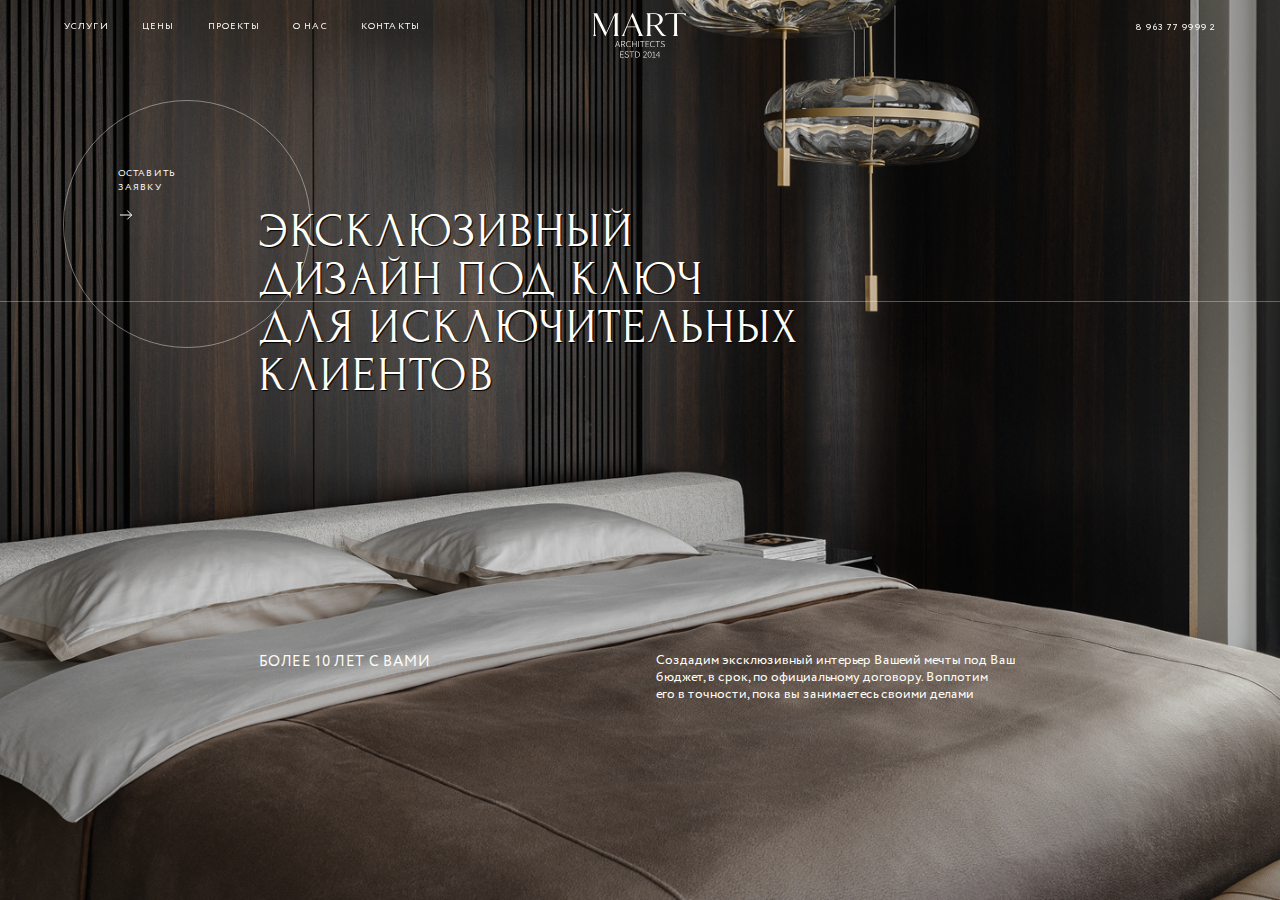
<file: src/pages/main.html>
<!DOCTYPE html>
<html lang="ru">
<head>
    <meta charset="UTF-8">
    <meta name="viewport" content="width=device-width, initial-scale=1.0">
    <title>MART</title>
    <link rel="stylesheet" href="../assets/css/fonts.css">
    <link rel="stylesheet" href="../assets/css/set.css">
    <link rel="stylesheet" href="../assets/scss/style.css">
    <link rel="stylesheet" href="../assets/scss/animations.css">
    <link rel="stylesheet" href="../assets/scss/mobile.css">
    <link rel="stylesheet" href="../assets/css/swiper.css">
    <link rel="stylesheet" href="../assets/css/pageable.css">
</head>
<body class="isLoading">
     <header class="header">
         <div class="header__container">
             <nav class="header__menu">
                 <ul>
                     <li class="header__menu-item"><a href="#">Услуги</a></li>
                     <li class="header__menu-item"><a href="#">цены</a></li>
                     <li class="header__menu-item"><a href="#">Проекты</a></li>
                     <li class="header__menu-item"><a href="#">О нас</a></li>
                     <li class="header__menu-item"><a href="#">Контакты</a></li>
                 </ul>
             </nav>
             <div class="mob-header-icon">
                 <svg class="mob-icon" width="24" height="24" viewBox="0 0 24 24" fill="none" xmlns="http://www.w3.org/2000/svg">
                     <path d="M3 5H21" stroke="#FFFEF8" stroke-width="1.5" stroke-linecap="round" stroke-linejoin="round"/>
                     <path d="M3 12H21" stroke="#FFFEF8" stroke-width="1.5" stroke-linecap="round" stroke-linejoin="round"/>
                     <path d="M3 19H21" stroke="#FFFEF8" stroke-width="1.5" stroke-linecap="round" stroke-linejoin="round"/>
                 </svg>
             </div>
             <a href="#" class="logo">
                 <svg class="logo-top" viewBox="0 0 140 35" xmlns="http://www.w3.org/2000/svg">
                     <path d="M38.5139 34.2671V34.6744H31.1519V34.2671C31.2465 34.2331 31.456 34.2018 31.6876 33.9821C32.0927 33.6016 32.5664 32.7158 32.6308 30.5383L32.6368 3.74351L18.7922 34.6744H18.226L2.95684 3.69348L3.18896 30.3598C3.19497 30.5098 3.19714 30.6419 3.19714 30.7633C3.23731 31.6528 3.34821 32.3155 3.49133 32.8068C3.86996 34.1015 4.48167 34.2027 4.66305 34.2671V34.6744H0V34.2779C0 34.2779 1.145 34.2049 1.37617 31.8335C1.37858 31.8246 1.37859 31.8139 1.38027 31.8048C1.43078 31.4709 1.46494 31.0904 1.47889 30.6618L1.82433 4.11493C1.73364 1.14812 0.753396 0.909048 0.525836 0.830552V0.478749H6.19872L19.9969 29.34L32.7973 0.478516H38.2205V0.830303C38.1197 0.864526 37.8844 0.964327 37.6326 1.26443C37.3848 1.55711 37.1289 2.08767 36.9978 3.06647L37.0348 30.4943C37.0993 32.6608 37.5688 33.5503 37.972 33.9325C38.2056 34.1575 38.4194 34.2331 38.5139 34.2671ZM51.3458 20.2882L57.9398 5.40292L63.9648 20.2884L51.3458 20.2882ZM74.6715 33.8126C74.2888 33.4786 73.8353 32.8697 73.3152 31.7425C73.3133 31.739 59.881 0.478516 59.881 0.478516H58.8635L48.8345 23.0709L48.3226 24.2639L45.5577 30.7065C45.3988 31.1258 45.222 31.5381 45.0278 31.9424C45.0259 31.9479 45.0218 31.9532 45.0199 31.9603L44.9917 32.0249C44.7579 32.5766 44.2705 33.2789 44.2705 33.2789C43.5953 34.163 43.0327 34.2259 42.7002 34.2673V34.6742H47.8978V34.2673C47.7794 34.2585 47.3741 34.1948 47.0758 33.8983H47.0739C46.683 33.5161 46.4834 32.6534 47.3741 30.6245L50.9978 21.317H64.4041L68.1997 30.6247C68.256 30.7551 68.3104 30.882 68.3568 31.0016C68.359 31.0033 68.359 31.0052 68.359 31.0052C69.0419 32.7108 68.8766 33.4931 68.5322 33.8646C68.2298 34.1934 67.8122 34.2405 67.6912 34.2671V34.6742H75.6207V34.2673C75.385 34.2386 75.0686 34.1608 74.6715 33.8126ZM91.1756 18.0036H85.9672V1.31707H91.0536C97.059 1.31707 100.013 4.28938 100.013 9.73981C100.013 15.0191 97.2375 18.0036 91.1756 18.0036ZM105.171 30.8733C104.277 29.8455 96.1879 18.6041 96.1879 18.6041C101.568 17.4664 104.723 13.6131 104.697 9.66036C104.663 4.49951 100.182 0.478998 91.2913 0.478998H80.2984V0.830786C80.397 0.864768 80.6369 0.920058 80.8849 1.20939C81.2031 1.57746 81.7913 2.27291 81.8617 3.83756L81.6265 30.5476C81.556 32.6859 81.0864 33.5611 80.6855 33.938C80.4516 34.1577 80.251 34.2456 80.1495 34.2671V34.6744H87.456V34.2671C87.3588 34.2429 87.1421 34.1577 86.9082 33.9325C86.5053 33.5503 86.0358 32.6608 85.9713 30.4943L85.9672 19.0506H90.1588C90.663 19.0447 91.1673 19.0345 91.6714 19.02C91.6714 19.02 92.4103 19.895 92.9903 20.6957L102.053 32.9664C102.797 33.8926 104.333 34.6505 105.507 34.6505H109.949V34.1979C109.949 34.1979 109.153 33.9514 108.267 33.4819C107.416 33.0303 106.553 32.4614 105.171 30.8733ZM139.217 4.19366H138.675C138.675 4.19366 138.194 1.86679 133.544 1.53797L126.035 1.36446L126.083 30.6534C126.163 32.6752 126.604 33.5343 126.986 33.9165H126.988C127.228 34.1541 127.443 34.2314 127.538 34.2671V34.6744H120.309V34.2671C120.405 34.2312 120.622 34.1541 120.859 33.9165C121.252 33.5288 121.698 32.6467 121.768 30.5479L121.77 1.41926L114.232 1.53797C109.582 1.86679 109.096 4.19366 109.096 4.19366H108.559V0.478998H139.217V4.19366Z"></path>
                 </svg>
                 <svg class="logo-middle" viewBox="0 0 75 10" xmlns="http://www.w3.org/2000/svg">
                     <path d="M1.63246 5.60673H6.06928V6.26857H1.63246V5.60673ZM3.41052 0.16607H4.33312L7.74363 9.28131H6.82133L4.94432 4.00542C4.56102 2.94424 4.22556 1.97395 3.89039 0.882477H3.83095C3.50114 1.97655 3.16626 2.94424 2.78266 4.00542L0.881305 9.28131H0L3.41052 0.16607ZM11.9178 4.97543L12.679 4.65575L15.6177 9.28131H14.6193L11.9178 4.97543ZM11.9228 4.53573C13.5895 4.53573 14.5129 3.91771 14.5129 2.62514C14.5129 1.31006 13.5895 0.835742 11.9228 0.835742H10.0794V4.53573H11.9228ZM9.20968 0.16607H12.1017C14.0669 0.16607 15.3957 0.831114 15.3957 2.62514C15.3957 4.33895 14.0669 5.20537 12.1017 5.20537H10.0794V9.28131H9.20939L9.20968 0.16607ZM16.8035 4.71432C16.8035 1.80748 18.5555 0.000183105 21.0475 0.000183105C22.2081 0.000183105 23.1064 0.531626 23.6469 1.10145L23.1521 1.63551C22.6271 1.09021 21.9324 0.723494 21.0588 0.723494C19.0071 0.723494 17.7089 2.25525 17.7089 4.69874C17.7089 7.15289 18.9789 8.72389 21.005 8.72389C21.9921 8.72389 22.7332 8.34159 23.4166 7.63385L23.9113 8.14051C23.1518 8.95933 22.2399 9.4475 20.9637 9.4475C18.5385 9.4475 16.8035 7.63156 16.8035 4.71432ZM25.5892 0.16607H26.4592V4.10266H31.479V0.16607H32.349V9.28131H31.479V4.80866H26.4592V9.28131H25.5892V0.16607ZM34.8717 0.16607H35.7417V9.28131H34.8717V0.16607ZM40.437 0.856801H37.3659V0.16607H44.3785V0.856801H41.307V9.28131H40.437V0.856801ZM46.0202 0.16607H51.4815V0.856801H46.8902V4.11305H50.7512V4.80347H46.8902V8.5906H51.6301V9.28131H46.0202V0.16607ZM52.671 4.71432C52.671 1.80748 54.4228 0.000183105 56.9149 0.000183105C58.0755 0.000183105 58.9738 0.531626 59.5143 1.10145L59.0195 1.63551C58.4945 1.09021 57.7998 0.723494 56.9262 0.723494C54.8745 0.723494 53.5763 2.25525 53.5763 4.69874C53.5763 7.15289 54.8463 8.72389 56.8724 8.72389C57.8595 8.72389 58.6006 8.34159 59.284 7.63385L59.7787 8.14051C59.0192 8.95933 58.1073 9.4475 56.8311 9.4475C54.4059 9.4475 52.671 7.63156 52.671 4.71432ZM63.7924 0.856801H60.7212V0.16607H67.7336V0.856801H64.6624V9.28131H63.7924V0.856801ZM68.4434 8.08078L68.9848 7.52566C69.6947 8.25157 70.704 8.72389 71.8064 8.72389C73.2344 8.72389 74.119 8.02769 74.119 7.00777C74.119 5.93765 73.3488 5.59719 72.3962 5.20221L70.9349 4.5966C70.061 4.2423 68.9462 3.65026 68.9462 2.30344C68.9462 0.957202 70.195 0.000183105 71.8756 0.000183105C73.0511 0.000183105 74.031 0.489214 74.6592 1.10376L74.1757 1.63292C73.5925 1.07983 72.8327 0.723494 71.8756 0.723494C70.6449 0.723494 69.8221 1.32477 69.8221 2.25468C69.8221 3.25729 70.7605 3.63467 71.4947 3.9304L72.9501 4.52852C74.0604 4.98294 75 5.56748 75 6.94892C75 8.36007 73.7496 9.4475 71.7951 9.4475C70.3798 9.4475 69.2448 8.897 68.4434 8.08078Z"></path>
                 </svg>
                 <svg class="logo-bottom" viewBox="0 0 61 10" xmlns="http://www.w3.org/2000/svg">
                     <path d="M0.101873 0.715385H5.56261V1.40612H0.971874V4.66236H4.83255V5.35278H0.971586V9.13991H5.71146V9.83062H0.101562L0.101873 0.715385ZM6.83493 8.63009L7.37631 8.07497C8.08646 8.80089 9.09553 9.2732 10.1979 9.2732C11.6259 9.2732 12.5105 8.577 12.5105 7.55708C12.5105 6.48696 11.7403 6.14651 10.7877 5.75152L9.3264 5.14591C8.45283 4.79161 7.33768 4.19957 7.33768 2.85275C7.33768 1.50651 8.58654 0.5495 10.2674 0.5495C11.4426 0.5495 12.4225 1.03853 13.0507 1.65308L12.5672 2.18224C11.984 1.62914 11.2242 1.27281 10.2674 1.27281C9.0364 1.27281 8.21363 1.87409 8.21363 2.80399C8.21363 3.8066 9.15199 4.18398 9.88651 4.47971L11.3416 5.07783C12.452 5.53225 13.3918 6.11679 13.3918 7.49823C13.3918 8.90938 12.1412 9.99681 10.1866 9.99681C8.77136 9.99681 7.6363 9.44631 6.83493 8.63009ZM17.4046 1.40612H14.3334V0.715385H21.3458V1.40612H18.2746V9.83062H17.4046V1.40612ZM25.2403 9.15578C27.7778 9.15578 28.9296 7.59546 28.9296 5.24258C28.9296 2.89027 27.7781 1.39081 25.2403 1.39081H23.8578V9.15578H25.2403ZM22.9877 0.715385H25.317C28.3403 0.715385 29.8349 2.4396 29.8349 5.24258C29.8349 8.04613 28.3403 9.83062 25.3452 9.83062H22.9877V0.715385ZM34.5258 9.35053C37.5595 6.49475 39.1432 4.86922 39.1432 3.36314C39.1432 2.29273 38.5211 1.48055 37.1581 1.48055C36.3148 1.48055 35.5714 1.96324 35.0033 2.60347L34.4791 2.13895C35.2208 1.37177 36.0667 0.816077 37.2499 0.816077C38.9641 0.816077 39.9907 1.81726 39.9907 3.33718C39.9907 5.06456 38.294 6.73942 35.7785 9.20599C36.3035 9.1731 36.8684 9.13991 37.3824 9.13991H40.4619V9.83062H34.5258V9.35053ZM46.5767 5.37616C46.5767 2.71225 45.7551 1.47506 44.5059 1.47506C43.2568 1.47506 42.4355 2.71224 42.4355 5.37586C42.4355 8.04007 43.2568 9.33725 44.5059 9.33725C45.7551 9.33725 46.5767 8.04036 46.5767 5.37616ZM41.5934 5.37586C41.5934 2.42689 42.6613 0.816077 44.5059 0.816077C46.3503 0.816077 47.4181 2.4295 47.4181 5.37616C47.4181 8.32571 46.3503 9.99711 44.5062 9.99711C42.6613 9.99711 41.5934 8.32541 41.5934 5.37586ZM48.5169 9.15578H50.7377V2.0948H49.0218V1.57114C49.8288 1.44448 50.4418 1.24021 50.9151 0.982561H51.5834V9.15578H53.6211V9.83093H48.5169V9.15578ZM58.1827 3.58242C58.1827 3.15541 58.2181 2.42633 58.2481 1.99961H58.1887C57.9501 2.39084 57.6815 2.73735 57.4132 3.15138L54.8073 6.60294H60.3711V7.25672H53.8443V6.76395L58.1521 0.981982H58.9948V9.83062H58.1827V3.58242Z"></path>
                 </svg>
             </a>
             <div class="header__phone">
                 <a href="tel:8 963 77 9999 2">
                     <span class="desktop">8 963 77 9999 2</span>
                 </a>
             </div>
             <div class="mob-phone">
                 <svg class="icon-phone" width="24" height="24" viewBox="0 0 24 24" fill="none" xmlns="http://www.w3.org/2000/svg">
                     <path d="M21.97 18.33C21.97 18.69 21.89 19.06 21.72 19.42C21.55 19.78 21.33 20.12 21.04 20.44C20.55 20.98 20.01 21.37 19.4 21.62C18.8 21.87 18.15 22 17.45 22C16.43 22 15.34 21.76 14.19 21.27C13.04 20.78 11.89 20.12 10.75 19.29C9.6 18.45 8.51 17.52 7.47 16.49C6.44 15.45 5.51 14.36 4.68 13.22C3.86 12.08 3.2 10.94 2.72 9.81C2.24 8.67 2 7.58 2 6.54C2 5.86 2.12 5.21 2.36 4.61C2.6 4 2.98 3.44 3.51 2.94C4.15 2.31 4.85 2 5.59 2C5.87 2 6.15 2.06 6.4 2.18C6.66 2.3 6.89 2.48 7.07 2.74L9.39 6.01C9.57 6.26 9.7 6.49 9.79 6.71C9.88 6.92 9.93 7.13 9.93 7.32C9.93 7.56 9.86 7.8 9.72 8.03C9.59 8.26 9.4 8.5 9.16 8.74L8.4 9.53C8.29 9.64 8.24 9.77 8.24 9.93C8.24 10.01 8.25 10.08 8.27 10.16C8.3 10.24 8.33 10.3 8.35 10.36C8.53 10.69 8.84 11.12 9.28 11.64C9.73 12.16 10.21 12.69 10.73 13.22C11.27 13.75 11.79 14.24 12.32 14.69C12.84 15.13 13.27 15.43 13.61 15.61C13.66 15.63 13.72 15.66 13.79 15.69C13.87 15.72 13.95 15.73 14.04 15.73C14.21 15.73 14.34 15.67 14.45 15.56L15.21 14.81C15.46 14.56 15.7 14.37 15.93 14.25C16.16 14.11 16.39 14.04 16.64 14.04C16.83 14.04 17.03 14.08 17.25 14.17C17.47 14.26 17.7 14.39 17.95 14.56L21.26 16.91C21.52 17.09 21.7 17.3 21.81 17.55C21.91 17.8 21.97 18.05 21.97 18.33Z" fill="#FFFEF8"/>
                 </svg>
             </div>
         </div>
     </header>
     <div id="loading-section">
         <div class="logo">
             <svg class="logo-top" viewBox="0 0 140 35" xmlns="http://www.w3.org/2000/svg">
                 <path d="M38.5139 34.2671V34.6744H31.1519V34.2671C31.2465 34.2331 31.456 34.2018 31.6876 33.9821C32.0927 33.6016 32.5664 32.7158 32.6308 30.5383L32.6368 3.74351L18.7922 34.6744H18.226L2.95684 3.69348L3.18896 30.3598C3.19497 30.5098 3.19714 30.6419 3.19714 30.7633C3.23731 31.6528 3.34821 32.3155 3.49133 32.8068C3.86996 34.1015 4.48167 34.2027 4.66305 34.2671V34.6744H0V34.2779C0 34.2779 1.145 34.2049 1.37617 31.8335C1.37858 31.8246 1.37859 31.8139 1.38027 31.8048C1.43078 31.4709 1.46494 31.0904 1.47889 30.6618L1.82433 4.11493C1.73364 1.14812 0.753396 0.909048 0.525836 0.830552V0.478749H6.19872L19.9969 29.34L32.7973 0.478516H38.2205V0.830303C38.1197 0.864526 37.8844 0.964327 37.6326 1.26443C37.3848 1.55711 37.1289 2.08767 36.9978 3.06647L37.0348 30.4943C37.0993 32.6608 37.5688 33.5503 37.972 33.9325C38.2056 34.1575 38.4194 34.2331 38.5139 34.2671ZM51.3458 20.2882L57.9398 5.40292L63.9648 20.2884L51.3458 20.2882ZM74.6715 33.8126C74.2888 33.4786 73.8353 32.8697 73.3152 31.7425C73.3133 31.739 59.881 0.478516 59.881 0.478516H58.8635L48.8345 23.0709L48.3226 24.2639L45.5577 30.7065C45.3988 31.1258 45.222 31.5381 45.0278 31.9424C45.0259 31.9479 45.0218 31.9532 45.0199 31.9603L44.9917 32.0249C44.7579 32.5766 44.2705 33.2789 44.2705 33.2789C43.5953 34.163 43.0327 34.2259 42.7002 34.2673V34.6742H47.8978V34.2673C47.7794 34.2585 47.3741 34.1948 47.0758 33.8983H47.0739C46.683 33.5161 46.4834 32.6534 47.3741 30.6245L50.9978 21.317H64.4041L68.1997 30.6247C68.256 30.7551 68.3104 30.882 68.3568 31.0016C68.359 31.0033 68.359 31.0052 68.359 31.0052C69.0419 32.7108 68.8766 33.4931 68.5322 33.8646C68.2298 34.1934 67.8122 34.2405 67.6912 34.2671V34.6742H75.6207V34.2673C75.385 34.2386 75.0686 34.1608 74.6715 33.8126ZM91.1756 18.0036H85.9672V1.31707H91.0536C97.059 1.31707 100.013 4.28938 100.013 9.73981C100.013 15.0191 97.2375 18.0036 91.1756 18.0036ZM105.171 30.8733C104.277 29.8455 96.1879 18.6041 96.1879 18.6041C101.568 17.4664 104.723 13.6131 104.697 9.66036C104.663 4.49951 100.182 0.478998 91.2913 0.478998H80.2984V0.830786C80.397 0.864768 80.6369 0.920058 80.8849 1.20939C81.2031 1.57746 81.7913 2.27291 81.8617 3.83756L81.6265 30.5476C81.556 32.6859 81.0864 33.5611 80.6855 33.938C80.4516 34.1577 80.251 34.2456 80.1495 34.2671V34.6744H87.456V34.2671C87.3588 34.2429 87.1421 34.1577 86.9082 33.9325C86.5053 33.5503 86.0358 32.6608 85.9713 30.4943L85.9672 19.0506H90.1588C90.663 19.0447 91.1673 19.0345 91.6714 19.02C91.6714 19.02 92.4103 19.895 92.9903 20.6957L102.053 32.9664C102.797 33.8926 104.333 34.6505 105.507 34.6505H109.949V34.1979C109.949 34.1979 109.153 33.9514 108.267 33.4819C107.416 33.0303 106.553 32.4614 105.171 30.8733ZM139.217 4.19366H138.675C138.675 4.19366 138.194 1.86679 133.544 1.53797L126.035 1.36446L126.083 30.6534C126.163 32.6752 126.604 33.5343 126.986 33.9165H126.988C127.228 34.1541 127.443 34.2314 127.538 34.2671V34.6744H120.309V34.2671C120.405 34.2312 120.622 34.1541 120.859 33.9165C121.252 33.5288 121.698 32.6467 121.768 30.5479L121.77 1.41926L114.232 1.53797C109.582 1.86679 109.096 4.19366 109.096 4.19366H108.559V0.478998H139.217V4.19366Z"></path>
             </svg>
             <svg class="logo-middle" viewBox="0 0 75 10" xmlns="http://www.w3.org/2000/svg">
                 <path d="M1.63246 5.60673H6.06928V6.26857H1.63246V5.60673ZM3.41052 0.16607H4.33312L7.74363 9.28131H6.82133L4.94432 4.00542C4.56102 2.94424 4.22556 1.97395 3.89039 0.882477H3.83095C3.50114 1.97655 3.16626 2.94424 2.78266 4.00542L0.881305 9.28131H0L3.41052 0.16607ZM11.9178 4.97543L12.679 4.65575L15.6177 9.28131H14.6193L11.9178 4.97543ZM11.9228 4.53573C13.5895 4.53573 14.5129 3.91771 14.5129 2.62514C14.5129 1.31006 13.5895 0.835742 11.9228 0.835742H10.0794V4.53573H11.9228ZM9.20968 0.16607H12.1017C14.0669 0.16607 15.3957 0.831114 15.3957 2.62514C15.3957 4.33895 14.0669 5.20537 12.1017 5.20537H10.0794V9.28131H9.20939L9.20968 0.16607ZM16.8035 4.71432C16.8035 1.80748 18.5555 0.000183105 21.0475 0.000183105C22.2081 0.000183105 23.1064 0.531626 23.6469 1.10145L23.1521 1.63551C22.6271 1.09021 21.9324 0.723494 21.0588 0.723494C19.0071 0.723494 17.7089 2.25525 17.7089 4.69874C17.7089 7.15289 18.9789 8.72389 21.005 8.72389C21.9921 8.72389 22.7332 8.34159 23.4166 7.63385L23.9113 8.14051C23.1518 8.95933 22.2399 9.4475 20.9637 9.4475C18.5385 9.4475 16.8035 7.63156 16.8035 4.71432ZM25.5892 0.16607H26.4592V4.10266H31.479V0.16607H32.349V9.28131H31.479V4.80866H26.4592V9.28131H25.5892V0.16607ZM34.8717 0.16607H35.7417V9.28131H34.8717V0.16607ZM40.437 0.856801H37.3659V0.16607H44.3785V0.856801H41.307V9.28131H40.437V0.856801ZM46.0202 0.16607H51.4815V0.856801H46.8902V4.11305H50.7512V4.80347H46.8902V8.5906H51.6301V9.28131H46.0202V0.16607ZM52.671 4.71432C52.671 1.80748 54.4228 0.000183105 56.9149 0.000183105C58.0755 0.000183105 58.9738 0.531626 59.5143 1.10145L59.0195 1.63551C58.4945 1.09021 57.7998 0.723494 56.9262 0.723494C54.8745 0.723494 53.5763 2.25525 53.5763 4.69874C53.5763 7.15289 54.8463 8.72389 56.8724 8.72389C57.8595 8.72389 58.6006 8.34159 59.284 7.63385L59.7787 8.14051C59.0192 8.95933 58.1073 9.4475 56.8311 9.4475C54.4059 9.4475 52.671 7.63156 52.671 4.71432ZM63.7924 0.856801H60.7212V0.16607H67.7336V0.856801H64.6624V9.28131H63.7924V0.856801ZM68.4434 8.08078L68.9848 7.52566C69.6947 8.25157 70.704 8.72389 71.8064 8.72389C73.2344 8.72389 74.119 8.02769 74.119 7.00777C74.119 5.93765 73.3488 5.59719 72.3962 5.20221L70.9349 4.5966C70.061 4.2423 68.9462 3.65026 68.9462 2.30344C68.9462 0.957202 70.195 0.000183105 71.8756 0.000183105C73.0511 0.000183105 74.031 0.489214 74.6592 1.10376L74.1757 1.63292C73.5925 1.07983 72.8327 0.723494 71.8756 0.723494C70.6449 0.723494 69.8221 1.32477 69.8221 2.25468C69.8221 3.25729 70.7605 3.63467 71.4947 3.9304L72.9501 4.52852C74.0604 4.98294 75 5.56748 75 6.94892C75 8.36007 73.7496 9.4475 71.7951 9.4475C70.3798 9.4475 69.2448 8.897 68.4434 8.08078Z"></path>
             </svg>
             <svg class="logo-bottom" viewBox="0 0 61 10" xmlns="http://www.w3.org/2000/svg">
                 <path d="M0.101873 0.715385H5.56261V1.40612H0.971874V4.66236H4.83255V5.35278H0.971586V9.13991H5.71146V9.83062H0.101562L0.101873 0.715385ZM6.83493 8.63009L7.37631 8.07497C8.08646 8.80089 9.09553 9.2732 10.1979 9.2732C11.6259 9.2732 12.5105 8.577 12.5105 7.55708C12.5105 6.48696 11.7403 6.14651 10.7877 5.75152L9.3264 5.14591C8.45283 4.79161 7.33768 4.19957 7.33768 2.85275C7.33768 1.50651 8.58654 0.5495 10.2674 0.5495C11.4426 0.5495 12.4225 1.03853 13.0507 1.65308L12.5672 2.18224C11.984 1.62914 11.2242 1.27281 10.2674 1.27281C9.0364 1.27281 8.21363 1.87409 8.21363 2.80399C8.21363 3.8066 9.15199 4.18398 9.88651 4.47971L11.3416 5.07783C12.452 5.53225 13.3918 6.11679 13.3918 7.49823C13.3918 8.90938 12.1412 9.99681 10.1866 9.99681C8.77136 9.99681 7.6363 9.44631 6.83493 8.63009ZM17.4046 1.40612H14.3334V0.715385H21.3458V1.40612H18.2746V9.83062H17.4046V1.40612ZM25.2403 9.15578C27.7778 9.15578 28.9296 7.59546 28.9296 5.24258C28.9296 2.89027 27.7781 1.39081 25.2403 1.39081H23.8578V9.15578H25.2403ZM22.9877 0.715385H25.317C28.3403 0.715385 29.8349 2.4396 29.8349 5.24258C29.8349 8.04613 28.3403 9.83062 25.3452 9.83062H22.9877V0.715385ZM34.5258 9.35053C37.5595 6.49475 39.1432 4.86922 39.1432 3.36314C39.1432 2.29273 38.5211 1.48055 37.1581 1.48055C36.3148 1.48055 35.5714 1.96324 35.0033 2.60347L34.4791 2.13895C35.2208 1.37177 36.0667 0.816077 37.2499 0.816077C38.9641 0.816077 39.9907 1.81726 39.9907 3.33718C39.9907 5.06456 38.294 6.73942 35.7785 9.20599C36.3035 9.1731 36.8684 9.13991 37.3824 9.13991H40.4619V9.83062H34.5258V9.35053ZM46.5767 5.37616C46.5767 2.71225 45.7551 1.47506 44.5059 1.47506C43.2568 1.47506 42.4355 2.71224 42.4355 5.37586C42.4355 8.04007 43.2568 9.33725 44.5059 9.33725C45.7551 9.33725 46.5767 8.04036 46.5767 5.37616ZM41.5934 5.37586C41.5934 2.42689 42.6613 0.816077 44.5059 0.816077C46.3503 0.816077 47.4181 2.4295 47.4181 5.37616C47.4181 8.32571 46.3503 9.99711 44.5062 9.99711C42.6613 9.99711 41.5934 8.32541 41.5934 5.37586ZM48.5169 9.15578H50.7377V2.0948H49.0218V1.57114C49.8288 1.44448 50.4418 1.24021 50.9151 0.982561H51.5834V9.15578H53.6211V9.83093H48.5169V9.15578ZM58.1827 3.58242C58.1827 3.15541 58.2181 2.42633 58.2481 1.99961H58.1887C57.9501 2.39084 57.6815 2.73735 57.4132 3.15138L54.8073 6.60294H60.3711V7.25672H53.8443V6.76395L58.1521 0.981982H58.9948V9.83062H58.1827V3.58242Z"></path>
             </svg>
         </div>
     </div>
     <div id="container">
         <div data-anchor="custom-design" class="white-header">
             <section class="main-view">
                 <div class="section-bg">
                     <img src="../assets/images/069_DSCF4268-HDR.png" alt="">
                 </div>
                 <div class="main-view__top-holder"></div>
                 <div class="section-container main-view__container">
                     <div class="main-view__button-anchor">
                         <div class="main-view__button-text-wrapper">
                             <div class="main-view__button-text">оставить<br/>заявку</div>
                         </div>
                         <div class="main-view__arrow-wrapper">
                             <div class="main-view__arrow">
                                 <svg class="icon-arrow-right" width="24" height="24" viewBox="0 0 24 24" fill="none" xmlns="http://www.w3.org/2000/svg">
                                     <path d="M14.4297 5.92969L20.4997 11.9997L14.4297 18.0697" stroke="#FFFEF8" stroke-width="1.5" stroke-miterlimit="10" stroke-linecap="round" stroke-linejoin="round"/>
                                     <path d="M3.5 12H20.33" stroke="#FFFEF8" stroke-width="1.5" stroke-miterlimit="10" stroke-linecap="round" stroke-linejoin="round"/>
                                 </svg>
                             </div>
                         </div>
                         <div class="animation-button-height animation-delay-1">
                             <div class="round-button"></div>
                         </div>
                     </div>
                     <div class="main-view__gray-line"></div>
                     <div class="main-view__content">
                         <div class="animation-slide-up__container main-view__title">
                             <div class="animation-slide-up animation-delay-05">
                                 Эксклюзивный<br/>
                                 дизайн под ключ<br/>
                                 для исключительных<br/>
                                 клиентов
                             </div>
                         </div>
                         <div class="main-view__footer">
                             <div class="main-view__footer-left animation-slide-down__container">
                                 <div class="animation-slide-down animation-delay-05">Более 10 лет с вами</div>
                             </div>
                             <div class="main-view__footer-right animation-slide-down__container">
                                 <div class="animation-slide-down animation-delay-05">
                                     Создадим эксклюзивный интерьер Вашеий мечты под Ваш<br>
                                     бюджет, в срок, по официальному договору. Воплотим<br>
                                     его в точности, пока вы занимаетесь своими делами
                                 </div>
                             </div>
                         </div>
                     </div>
                 </div>
             </section>
         </div>
         <div animation-steps="2" animation-mob-steps="2" animation-step="0" white-header-steps="1" data-anchor="projects" class="animation-state-0 projects-section">
             <section class="projects">
                 <div class="projects-top">
                     <div class="projects-top__content">
                         <div class="animation-slide-down__container">
                             <div class="projects-top__title animation-slide-down duration-1 animation-delay-05">
                                 Познакомьтесь<br>
                                 с нашими проектами<br>
                                 и убедитесь сами
                             </div>
                         </div>
                         <div class="projects-top__right">
                             <div class="animation-slide-down__container">
                                 <div class="projects-top__sub-title animation-slide-down duration-1 animation-delay-05">
                                     Создали и реализовали более 90 проектов
                                 </div>
                             </div>
                             <div class="projects-top__spacer"></div>
                             <div class="animation-slide-down__container">
                                 <div class="projects-top__text animation-slide-down duration-1 animation-delay-08">
                                     Дизайн проект полностью уникален, учитываются все Ваши<br>
                                     пожелания, и в итоге, Вы получаете визуализации своего дома,<br>
                                     наполненные реальными материалами и мебелью
                                 </div>
                             </div>
                             <div class="projects-top__spacer2"></div>
                             <a href="#" class="primary-button">
                                 <div class="animation-slide-up__container">
                                    <div class="primary-button__text animation-slide-up duration-1 animation-delay-15">
                                        <div class="primary-button__text-animation">перейти в портфолио</div>
                                    </div>
                                 </div>
                                 <div class="primary-button__circle-anchor">
                                     <div class="primary-button__circle-animation animation-delay-15">
                                         <div class="primary-button__circle"></div>
                                     </div>
                                 </div>
                                 <div class="animation-slide-up__container">
                                     <div class="primary-button__arrow animation-slide-up duration-1  animation-delay-15">
                                         <svg class="icon-arrow-right" width="24" height="24" viewBox="0 0 24 24" fill="none" xmlns="http://www.w3.org/2000/svg">
                                             <path d="M14.4297 5.92969L20.4997 11.9997L14.4297 18.0697" stroke="#FFFEF8" stroke-width="1.5" stroke-miterlimit="10" stroke-linecap="round" stroke-linejoin="round"/>
                                             <path d="M3.5 12H20.33" stroke="#FFFEF8" stroke-width="1.5" stroke-miterlimit="10" stroke-linecap="round" stroke-linejoin="round"/>
                                         </svg>
                                     </div>
                                 </div>
                             </a>
                         </div>
                     </div>
                 </div>
                 <div class="swiper projects-swiper">
                     <div class="swiper-wrapper">
                         <div class="swiper-slide">
                             <div class="projects-swiper-slide__content">
                                 <div class="projects-swiper-slide__button-anchor">
                                     <div class="main-view__button-text-wrapper">
                                         <div class="main-view__button-text">оставить<br>заявку</div>
                                     </div>
                                     <div class="main-view__arrow-wrapper">
                                         <div class="main-view__arrow">
                                             <svg class="icon-arrow-right" width="24" height="24" viewBox="0 0 24 24" fill="none" xmlns="http://www.w3.org/2000/svg">
                                                 <path d="M14.4297 5.92969L20.4997 11.9997L14.4297 18.0697" stroke="#FFFEF8" stroke-width="1.5" stroke-miterlimit="10" stroke-linecap="round" stroke-linejoin="round"></path>
                                                 <path d="M3.5 12H20.33" stroke="#FFFEF8" stroke-width="1.5" stroke-miterlimit="10" stroke-linecap="round" stroke-linejoin="round"></path>
                                             </svg>
                                         </div>
                                     </div>
                                     <div class="animation-button-height">
                                         <div class="round-button"></div>
                                     </div>
                                 </div>
                                 <div class="projects-swiper-slide__title">
                                     <div class="projects-swiper-slide__title-animation-wrapper">
                                         <div class="projects-swiper-slide__title-animation">White Khamovniki</div>
                                     </div>
                                 </div>
                                 <div class="projects-swiper-slide__text">
                                     <div class="projects-swiper-slide__text-animation-wrapper">
                                         <div class="projects-swiper-slide__text-animation">Оформление квартиры</div>
                                     </div>
                                 </div>
                             </div>
                             <div class="projects-swiper-slide__wrapper">
                                 <img src="../assets/images/069_DSCF4268-HDR.png" alt="">
                             </div>
                         </div>
                         <div class="swiper-slide">
                             <div class="projects-swiper-slide__wrapper">
                                 <img src="../assets/images/MSC-21.png" alt="">
                             </div>
                         </div>
                         <div class="swiper-slide">
                             <div class="projects-swiper-slide__wrapper">
                                 <img src="../assets/images/069_DSCF4268-HDR.png" alt="">
                             </div>
                         </div>
                         <div class="swiper-slide">
                             <div class="projects-swiper-slide__wrapper">
                                 <img src="../assets/images/MSC-21.png" alt="">
                             </div>
                         </div>
                         <div class="swiper-slide">
                             <div class="projects-swiper-slide__wrapper">
                                 <img src="../assets/images/069_DSCF4268-HDR.png" alt="">
                             </div>
                         </div>
                     </div>
                 </div>
                 <div class="projects__gray-line"></div>
                 <div class="projects-swiper__navigation">
                     <div class="projects-swiper__navigation-animation">
                         <div class="projects-swiper__prev">
                             <svg class="icon-arrow-left" width="24" height="25" viewBox="0 0 24 25" fill="none" xmlns="http://www.w3.org/2000/svg">
                                 <path d="M9.57031 6.42969L3.50031 12.4997L9.57031 18.5697" stroke="#FFFEF8" stroke-width="1.5" stroke-miterlimit="10" stroke-linecap="round" stroke-linejoin="round"/>
                                 <path d="M20.5 12.5H3.67" stroke="#FFFEF8" stroke-width="1.5" stroke-miterlimit="10" stroke-linecap="round" stroke-linejoin="round"/>
                             </svg>
                         </div>
                         <div class="projects-swiper__next">
                             <svg class="icon-arrow-right" width="24" height="24" viewBox="0 0 24 24" fill="none" xmlns="http://www.w3.org/2000/svg">
                                 <path d="M14.4297 5.92969L20.4997 11.9997L14.4297 18.0697" stroke="#FFFEF8" stroke-width="1.5" stroke-miterlimit="10" stroke-linecap="round" stroke-linejoin="round"/>
                                 <path d="M3.5 12H20.33" stroke="#FFFEF8" stroke-width="1.5" stroke-miterlimit="10" stroke-linecap="round" stroke-linejoin="round"/>
                             </svg>
                         </div>
                     </div>
                 </div>
             </section>
         </div>
         <div animation-mob-steps="3" animation-step="0" data-anchor="supervisors" class="animation-state-0">
            <section class="supervisors">
                <div class="supervisors__scroll">
                    <div class="supervisors__top">
                        <div class="supervisors__button-anchor black-button mid-size">
                            <div class="main-view__button-text-wrapper">
                                <div class="main-view__button-text animation-delay-15">связаться<br>с руководителем</div>
                            </div>
                            <div class="main-view__arrow-wrapper">
                                <div class="main-view__arrow animation-delay-15">
                                    <svg class="icon-arrow-right" width="24" height="24" viewBox="0 0 24 24" fill="none" xmlns="http://www.w3.org/2000/svg">
                                        <path d="M14.4297 5.92969L20.4997 11.9997L14.4297 18.0697" stroke="#FFFEF8" stroke-width="1.5" stroke-miterlimit="10" stroke-linecap="round" stroke-linejoin="round"></path>
                                        <path d="M3.5 12H20.33" stroke="#FFFEF8" stroke-width="1.5" stroke-miterlimit="10" stroke-linecap="round" stroke-linejoin="round"></path>
                                    </svg>
                                </div>
                            </div>
                            <div class="animation-button-height animation-delay-15">
                                <div class="round-button"></div>
                            </div>
                        </div>
                        <div class="supervisors__top-holder"></div>
                        <div class="supervisors__title">
                            <div class="animation-slide-up__container">
                                <div class="animation-slide-up duration-1">Cлово руководителей</div>
                            </div>
                        </div>
                    </div>
                    <div class="supervisors__gray-line"></div>
                    <div class="supervisors__content">
                        <div class="supervisors__content-top">
                            <div class="supervisors__type">
                                <div class="animation-slide-up__container">
                                    <div class="animation-slide-up duration-1 animation-delay-02">
                                        Наш опыт будет<br>
                                        вам полезен
                                    </div>
                                </div>
                            </div>
                            <div class="animation-slide-up__container">
                                <div class="supervisors__sub-title animation-slide-up duration-1 animation-delay-05">
                                    Наша миссия - создание вечноценных<br>
                                    интерьеров, пока вы заняты любимым делом,<br>
                                    семьей или работой
                                </div>
                            </div>
                        </div>
                        <div class="supervisors__content-main">
                            <div class="supervisors__content-first">
                                <img src="../assets/images/sup1.png" alt="">
                            </div>
                            <div class="supervisors__content-second">
                                <img src="../assets/images/sup2.png" alt="">
                            </div>
                            <div class="supervisors__content-text">
                                <div class="supervisors__content-text-1 text">
                                    <div class="animation-slide-down__container">
                                        <p class="animation-slide-down duration-1 animation-delay-05">
                                            Наши клиенты чаще всего уже сталкивались с ремонтами и дизайнерами, и у каждого возникали ситуации,
                                            которые оставили определенное впечатление - переживания о сроках, бюджете, прозрачности,
                                            конфиденциальности, о том, что больше нет желания вникать во все нюансы, тратить личное ценное время,
                                            на стройках и в магазинах для выбора идеального сочетания.
                                        </p>
                                    </div>
                                </div>
                                <div class="supervisors__content-text-spicer"></div>
                                <div class="supervisors__content-text-2 text">
                                    <div class="animation-slide-down__container">
                                        <p class="animation-slide-down duration-1 animation-delay-1">
                                            Наша работа заключается в продумывании интерьера для каждого конкретного человека и в максимальном
                                            освобождении его от ненужных забот. Ремонт может быть приятным, потому что мы выполняем весь комплекс услуг,
                                            начиная с первичной консультации, заканчивая декорированием и фотофиксацией
                                        </p>
                                    </div>
                                </div>
                                <a href="#" class="primary-button">
                                    <div class="animation-slide-up__container">
                                        <div class="primary-button__text animation-slide-up duration-1 animation-delay-1">
                                            <div class="primary-button__text-animation">Подробнее о нас</div>
                                        </div>
                                    </div>
                                    <div class="primary-button__circle-anchor">
                                        <div class="primary-button__circle-animation animation-delay-1">
                                            <div class="primary-button__circle"></div>
                                        </div>
                                    </div>
                                    <div class="animation-slide-up__container">
                                        <div class="primary-button__arrow animation-slide-up duration-1  animation-delay-1">
                                            <svg class="icon-arrow-right" width="24" height="24" viewBox="0 0 24 24" fill="none" xmlns="http://www.w3.org/2000/svg">
                                                <path d="M14.4297 5.92969L20.4997 11.9997L14.4297 18.0697" stroke="#FFFEF8" stroke-width="1.5" stroke-miterlimit="10" stroke-linecap="round" stroke-linejoin="round"></path>
                                                <path d="M3.5 12H20.33" stroke="#FFFEF8" stroke-width="1.5" stroke-miterlimit="10" stroke-linecap="round" stroke-linejoin="round"></path>
                                            </svg>
                                        </div>
                                    </div>
                                </a>
                            </div>
                        </div>
                    </div>
                </div>
            </section>
         </div>
         <div animation-mob-steps="2" animation-step="0" data-anchor="services" class="animation-state-0">
            <section class="services">
                <div class="services__scroll">
                    <div class="services__container">
                        <div class="services__gray-line"></div>
                        <div class="services__content">
                            <div class="services__top">
                                <div class="services__title">
                                    <div class="animation-slide-up__container">
                                        <div class="animation-slide-up duration-1 animation-delay-01">ВСе услуги</div>
                                    </div>
                                </div>
                                <div class="services__top-right">
                                    <div class="services__top-button">
                                        <a href="#" class="primary-button">
                                            <div class="animation-slide-up__container">
                                                <div class="primary-button__text animation-slide-up duration-1 animation-delay-1">
                                                    <div class="primary-button__text-animation">Познакомьтесь с ценами</div>
                                                </div>
                                            </div>
                                            <div class="primary-button__circle-anchor">
                                                <div class="primary-button__circle-animation animation-delay-1">
                                                    <div class="primary-button__circle"></div>
                                                </div>
                                            </div>
                                            <div class="animation-slide-up__container">
                                                <div class="primary-button__arrow animation-slide-up duration-1  animation-delay-1">
                                                    <svg class="icon-arrow-right" width="24" height="24" viewBox="0 0 24 24" fill="none" xmlns="http://www.w3.org/2000/svg">
                                                        <path d="M14.4297 5.92969L20.4997 11.9997L14.4297 18.0697" stroke="#FFFEF8" stroke-width="1.5" stroke-miterlimit="10" stroke-linecap="round" stroke-linejoin="round"></path>
                                                        <path d="M3.5 12H20.33" stroke="#FFFEF8" stroke-width="1.5" stroke-miterlimit="10" stroke-linecap="round" stroke-linejoin="round"></path>
                                                    </svg>
                                                </div>
                                            </div>
                                        </a>
                                    </div>
                                    <div class="services__top-text">
                                        <div class="animation-slide-up__container">
                                            <div class="animation-slide-up duration-1 animation-delay-02">
                                                *по каждой услуге Вы получаете договоры, акты и закрывающие документы
                                            </div>
                                        </div>
                                    </div>
                                </div>
                            </div>
                            <div class="services-list">
                                <div class="services-list__item">
                                    <div class="services-list__item-animation">
                                        <div class="services-list__img-wrapper">
                                            <img src="../assets/images/service1.png" alt="">
                                        </div>
                                        <div class="services-list__name">Дизайн интерьера</div>
                                        <div class="services-list__description">Комплексная услуга по дизайну интерьера</div>
                                    </div>
                                </div>
                                <div class="services-list__item">
                                    <div class="services-list__item-animation">
                                        <div class="services-list__img-wrapper">
                                            <img src="../assets/images/service2.png" alt="">
                                        </div>
                                        <div class="services-list__name">Авторский надзор</div>
                                        <div class="services-list__description">Контроль реализации проекта </div>
                                    </div>
                                </div>
                                <div class="services-list__item">
                                    <div class="services-list__item-animation">
                                        <div class="services-list__img-wrapper">
                                            <img src="../assets/images/service3.png" alt="">
                                        </div>
                                        <div class="services-list__name">Комплектация</div>
                                        <div class="services-list__description">Обеспечение материалами, мебелью, декором</div>
                                    </div>
                                </div>
                                <div class="services-list__item">
                                    <div class="services-list__item-animation">
                                        <div class="services-list__img-wrapper">
                                            <img src="../assets/images/service4.png" alt="">
                                        </div>
                                        <div class="services-list__name">Архитектура</div>
                                        <div class="services-list__description">Полный спектр архитектурного проектирования</div>
                                    </div>
                                </div>
                            </div>
                        </div>
                    </div>
                </div>
            </section>
         </div>
         <div animation-mob-steps="3" animation-step="0" data-anchor="services-desc" class="animation-state-0">
             <section class="services-desc">
                 <div class="services-desc__scroll">
                     <div class="services-desc__wrapper">
                         <div class="services-desc__container">
                             <div class="services-desc__top">
                                 <div class="services-desc__title">
                                     <div class="animation-slide-up__container">
                                         <div class="animation-slide-up duration-1">Для Вас мы предлагаем<br> полныий цикл услуг</div>
                                     </div>
                                 </div>
                                 <div class="services-desc__top-right">
                                     <div class="animation-slide-up__container">
                                         <div class="animation-slide-up duration-1 animation-delay-03">
                                             от визуализации<br>
                                             до готового пространства -<br>
                                             под ключ
                                         </div>
                                     </div>
                                 </div>
                             </div>
                             <div class="services-desc__content">
                                 <div class="services-desc__col">
                                     <div class="services-desc__img-wrapper">
                                         <div class="services-desc__img-animation">
                                            <img src="../assets/images/service5.png" alt="">
                                         </div>
                                     </div>
                                     <div class="services-desc__text">
                                        <div class="services-desc__text-wrapper">
                                            <div class="animation-slide-down__container">
                                                <div class="animation-slide-down duration-1 animation-delay-03">
                                                    После дизайн-проекта мы приступаем к комплектации и авторскому надзору.
                                                    На этом этапе мы предлагаем Вам строителей, специалистов по технадзору, подрядчиков для инженерных
                                                    коммуникаций (вентиляция, кондициони-рование, умный дом и т.д.), поставщиков отделочных материалов,
                                                    мебельные фабрики и услуги байера.
                                                </div>
                                            </div>
                                        </div>
                                         <div class="services-desc__text-spicer"></div>
                                        <div class="services-desc__text-wrapper">
                                            <div class="animation-slide-down__container">
                                                <div class="animation-slide-down duration-1 animation-delay-06">
                                                    Работая с нами вы не тратите время
                                                    на поиски, муки выбора, проверку догово-ров,
                                                    а выбираете надежных подрядчиков, которые себя зарекомендовали за годы работы с нами.
                                                </div>
                                            </div>
                                        </div>
                                     </div>
                                 </div>
                                 <div class="services-desc__col">
                                     <div class="services-desc__img-wrapper">
                                         <div class="services-desc__img-animation animation-delay-1">
                                            <img src="../assets/images/service6.png" alt="">
                                         </div>
                                     </div>
                                     <div class="services-desc__text">
                                         <div class="services-desc__text-wrapper">
                                             <div class="animation-slide-down__container">
                                                 <div class="animation-slide-down duration-1 animation-delay-1">
                                                     Комплектация осуществляется
                                                     по согласованному бюджету после определения точных цен на материалы
                                                     и мебель по готовому и принятому проекту.
                                                 </div>
                                             </div>
                                         </div>
                                         <div class="services-desc__text-spicer"></div>
                                         <div class="services-desc__text-wrapper sliced">
                                             <div class="animation-slide-down__container">
                                                 <div class="animation-slide-down duration-1 animation-delay-13">
                                                     Строительные работы и закупки производятся по согласованным с вами графикам, чтобы не возникало задержек
                                                     при ремонте
                                                 </div>
                                             </div>
                                         </div>
                                         <div class="services-desc__button-anchor black-button mid-size">
                                             <div class="main-view__button-text-wrapper">
                                                 <div class="main-view__button-text animation-delay-15">наше<br>портфолио</div>
                                             </div>
                                             <div class="main-view__arrow-wrapper">
                                                 <div class="main-view__arrow animation-delay-15">
                                                     <svg class="icon-arrow-right" width="24" height="24" viewBox="0 0 24 24" fill="none" xmlns="http://www.w3.org/2000/svg">
                                                         <path d="M14.4297 5.92969L20.4997 11.9997L14.4297 18.0697" stroke="#FFFEF8" stroke-width="1.5" stroke-miterlimit="10" stroke-linecap="round" stroke-linejoin="round"></path>
                                                         <path d="M3.5 12H20.33" stroke="#FFFEF8" stroke-width="1.5" stroke-miterlimit="10" stroke-linecap="round" stroke-linejoin="round"></path>
                                                     </svg>
                                                 </div>
                                             </div>
                                             <div class="animation-button-height animation-delay-15">
                                                 <div class="round-button"></div>
                                             </div>
                                         </div>
                                     </div>
                                 </div>
                             </div>
                         </div>
                         <div class="services-desc__gray-line"></div>
                     </div>
                 </div>
             </section>
         </div>
         <div data-anchor="specialists">
             <section class="specialists">
                 <div class="specialists__scroll">
                     <div class="specialists__container">
                         <div class="specialists__gray-line"></div>
                         <div class="specialists__content">
                             <div class="specialists-swiper__navigation">
                                 <div class="specialists-swiper__navigation-animation">
                                     <div class="specialists-swiper__prev">
                                         <svg class="icon-arrow-left" width="24" height="25" viewBox="0 0 24 25" fill="none" xmlns="http://www.w3.org/2000/svg">
                                             <path d="M9.57031 6.42969L3.50031 12.4997L9.57031 18.5697" stroke="#FFFEF8" stroke-width="1.5" stroke-miterlimit="10" stroke-linecap="round" stroke-linejoin="round"/>
                                             <path d="M20.5 12.5H3.67" stroke="#FFFEF8" stroke-width="1.5" stroke-miterlimit="10" stroke-linecap="round" stroke-linejoin="round"/>
                                         </svg>
                                     </div>
                                     <div class="specialists-swiper__next">
                                         <svg class="icon-arrow-right" width="24" height="24" viewBox="0 0 24 24" fill="none" xmlns="http://www.w3.org/2000/svg">
                                             <path d="M14.4297 5.92969L20.4997 11.9997L14.4297 18.0697" stroke="#FFFEF8" stroke-width="1.5" stroke-miterlimit="10" stroke-linecap="round" stroke-linejoin="round"/>
                                             <path d="M3.5 12H20.33" stroke="#FFFEF8" stroke-width="1.5" stroke-miterlimit="10" stroke-linecap="round" stroke-linejoin="round"/>
                                         </svg>
                                     </div>
                                 </div>
                             </div>
                             <div class="specialists__top">
                                 <div class="specialists__button-anchor black-button mid-size">
                                     <div class="main-view__button-text-wrapper">
                                         <div class="main-view__button-text row3 animation-delay-15">
                                             закажите звонок<br>
                                             в удобное для вас<br>
                                             время
                                         </div>
                                     </div>
                                     <div class="main-view__arrow-wrapper">
                                         <div class="main-view__arrow animation-delay-15">
                                             <svg class="icon-arrow-right" width="24" height="24" viewBox="0 0 24 24" fill="none" xmlns="http://www.w3.org/2000/svg">
                                                 <path d="M14.4297 5.92969L20.4997 11.9997L14.4297 18.0697" stroke="#FFFEF8" stroke-width="1.5" stroke-miterlimit="10" stroke-linecap="round" stroke-linejoin="round"></path>
                                                 <path d="M3.5 12H20.33" stroke="#FFFEF8" stroke-width="1.5" stroke-miterlimit="10" stroke-linecap="round" stroke-linejoin="round"></path>
                                             </svg>
                                         </div>
                                     </div>
                                     <div class="animation-button-height animation-delay-15">
                                         <div class="round-button"></div>
                                     </div>
                                 </div>
                                <div class="specialists__title">
                                    <div class="animation-slide-down__container">
                                        <div class="animation-slide-down duration-1">
                                            в нашем штате<br>
                                            более 12 профильных<br>
                                            специалистов
                                        </div>
                                    </div>
                                </div>
                             </div>
                             <div class="swiper specialists-swiper">
                                 <div class="swiper-wrapper">
                                     <div class="swiper-slide">
                                         <div class="specialists-swiper__content">
                                             <div class="specialists-swiper__preview-img">
                                                 <img src="../assets/images/prev_spes1.png" alt="">
                                             </div>
                                             <div class="specialists-swiper__text">
                                                 <div class="specialists-swiper__text-animation">
                                                     <div class="specialists-swiper__name">Алек1 Петров</div>
                                                     <div class="specialists-swiper__desc">3D asd Visualization Designer</div>
                                                 </div>
                                             </div>
                                             <div class="specialists-swiper__img">
                                                 <img src="../assets/images/spes1.png" alt="">
                                             </div>
                                         </div>
                                     </div>
                                     <div class="swiper-slide">
                                         <div class="specialists-swiper__content">
                                             <div class="specialists-swiper__preview-img">
                                                 <img src="../assets/images/sup1.png" alt="">
                                             </div>
                                             <div class="specialists-swiper__text">
                                                 <div class="specialists-swiper__text-animation">
                                                     <div class="specialists-swiper__name">Александр Петров</div>
                                                     <div class="specialists-swiper__desc">3D Interior Visualization Designer</div>
                                                 </div>
                                             </div>
                                             <div class="specialists-swiper__img">
                                                 <img src="../assets/images/sup2.png" alt="">
                                             </div>
                                         </div>
                                     </div>
                                     <div class="swiper-slide">
                                         <div class="specialists-swiper__content">
                                             <div class="specialists-swiper__preview-img">
                                                 <img src="../assets/images/prev_spes1.png" alt="">
                                             </div>
                                             <div class="specialists-swiper__text">
                                                 <div class="specialists-swiper__text-animation">
                                                     <div class="specialists-swiper__name">ddd Петров</div>
                                                     <div class="specialists-swiper__desc">as 3Dtexr</div>
                                                 </div>
                                             </div>
                                             <div class="specialists-swiper__img">
                                                 <img src="../assets/images/spes1.png" alt="">
                                             </div>
                                         </div>
                                     </div>
                                 </div>
                             </div>
                         </div>
                     </div>
                 </div>
             </section>
         </div>
         <div animation-mob-steps="2" animation-steps="2" animation-step="0" white-header-steps="1" class="animation-state-0 video premium-section" data-anchor="premium">
             <section class="premium">
                <div class="premium__top">
                    <div class="premium__top-container">
                        <div class="premium__top-left">
                            <div class="premium__title">
                                <div class="animation-slide-up__container">
                                    <div class="animation-slide-up animation-delay-05">
                                        специализируемся<br>
                                        на премиум сегменте
                                    </div>
                                </div>
                            </div>
                            <a href="#" class="primary-button">
                                <div class="animation-slide-up__container">
                                    <div class="primary-button__text animation-slide-up duration-1 animation-delay-1">
                                        <div class="primary-button__text-animation">Перейти в услуги</div>
                                    </div>
                                </div>
                                <div class="primary-button__circle-anchor">
                                    <div class="primary-button__circle-animation animation-delay-1">
                                        <div class="primary-button__circle"></div>
                                    </div>
                                </div>
                                <div class="animation-slide-up__container">
                                    <div class="primary-button__arrow animation-slide-up duration-1  animation-delay-1">
                                        <svg class="icon-arrow-right" width="24" height="24" viewBox="0 0 24 24" fill="none" xmlns="http://www.w3.org/2000/svg">
                                            <path d="M14.4297 5.92969L20.4997 11.9997L14.4297 18.0697" stroke="#FFFEF8" stroke-width="1.5" stroke-miterlimit="10" stroke-linecap="round" stroke-linejoin="round"></path>
                                            <path d="M3.5 12H20.33" stroke="#FFFEF8" stroke-width="1.5" stroke-miterlimit="10" stroke-linecap="round" stroke-linejoin="round"></path>
                                        </svg>
                                    </div>
                                </div>
                            </a>
                        </div>
                        <div class="premium__top-right">
                            <div class="premium__top-sub-title">
                                <div class="animation-slide-down__container">
                                    <div class="animation-slide-down animation-delay-05">
                                        Мы работаем с большими бюджетами более 10 лет
                                    </div>
                                </div>
                            </div>
                            <div class="premium__top-text">
                                <div class="animation-slide-down__container">
                                    <div class="animation-slide-down animation-delay-08">
                                        К нам повторно приходят известные блогеры, звезды и политики, потому
                                        что для нас важно сохранять конфиденциальность заказчиков.
                                        Мы уважаем тайну личной жизни и границы и никогда не разглашаем имена и адреса объектов
                                    </div>
                                </div>
                            </div>
                            <div class="premium__top-text">
                                <div class="animation-slide-down__container">
                                    <div class="animation-slide-down animation-delay-1">
                                        На протяжении всего сотрудничества с вами общаются руководители, так как для нас важно
                                        поддерживать с Вами связь и получать напрямую обратную связь и Ваши особые пожелания
                                    </div>
                                </div>
                            </div>
                        </div>
                    </div>
                </div>
                 <div class="premium__button-anchor">
                     <div class="premium__gray-line"></div>
                     <div id="play-video" class="premium__button">
                         <div class="main-view__button-text-wrapper">
                             <div class="main-view__button-text">видео<br>о нас</div>
                         </div>
                         <div class="main-view__arrow-wrapper">
                             <div class="main-view__arrow">
                                 <svg class="icon-arrow-right" width="24" height="24" viewBox="0 0 24 24" fill="none" xmlns="http://www.w3.org/2000/svg">
                                     <path d="M14.4297 5.92969L20.4997 11.9997L14.4297 18.0697" stroke="#FFFEF8" stroke-width="1.5" stroke-miterlimit="10" stroke-linecap="round" stroke-linejoin="round"></path>
                                     <path d="M3.5 12H20.33" stroke="#FFFEF8" stroke-width="1.5" stroke-miterlimit="10" stroke-linecap="round" stroke-linejoin="round"></path>
                                 </svg>
                             </div>
                         </div>
                         <div class="animation-button-height">
                             <div class="round-button"></div>
                         </div>
                     </div>
                 </div>
                 <div class="premium__video">
                     <video id="premium-video" muted="" loop="true" poster="https://mart.rddevtest.ru/upload/iblock/107/kffpi3f8ql7o4lvdg0yq0xorpefryqzl.webp">
                         <source src="https://mart.rddevtest.ru/upload/iblock/a8f/151034gv8zr9983afjvmsk26yhgorbar.mp4" type="video/mp4">
                     </video>
                 </div>
             </section>
         </div>
         <div animation-mob-steps="3" animation-step="0" data-anchor="steps" class="animation-state-0">
             <section class="steps">
                 <div class="steps__scroll">
                    <div class="steps__container">
                        <div class="steps__gray-line"></div>
                        <div class="steps__content">
                            <div class="steps__title">
                                <div class="animation-slide-up__container">
                                    <div class="animation-slide-up duration-1">
                                        Благодаря<br class="br-mob"> поэтапной <br class="br-mob"> работе,<br>
                                        мы с Вами<br class="br-mob"> уверенно двигаемся<br><br class="br-mob">
                                        к качественному<br class="br-mob"> результату
                                    </div>
                                </div>
                            </div>
                            <div class="steps__button-anchor black-button mid-size">
                                <div class="main-view__button-text-wrapper">
                                    <div class="main-view__button-text animation-delay-15">перейти<br>в услуги</div>
                                </div>
                                <div class="main-view__arrow-wrapper">
                                    <div class="main-view__arrow animation-delay-15">
                                        <svg class="icon-arrow-right" width="24" height="24" viewBox="0 0 24 24" fill="none" xmlns="http://www.w3.org/2000/svg">
                                            <path d="M14.4297 5.92969L20.4997 11.9997L14.4297 18.0697" stroke="#FFFEF8" stroke-width="1.5" stroke-miterlimit="10" stroke-linecap="round" stroke-linejoin="round"></path>
                                            <path d="M3.5 12H20.33" stroke="#FFFEF8" stroke-width="1.5" stroke-miterlimit="10" stroke-linecap="round" stroke-linejoin="round"></path>
                                        </svg>
                                    </div>
                                </div>
                                <div class="animation-button-height animation-delay-15">
                                    <div class="round-button"></div>
                                </div>
                            </div>
                            <div class="steps-list">
                                <div class="steps-list__col">
                                    <div class="steps-list__img">
                                        <div class="steps-list__title">
                                            <div class="animation-slide-down__container">
                                                <div class="animation-slide-down duration-1 animation-delay-05">дизайн проект</div>
                                            </div>
                                        </div>
                                        <div class="steps-list__img-wrapper">
                                            <div class="steps-list__img-animation">
                                                <img src="../assets/images/steps1.png" alt="">
                                            </div>
                                        </div>
                                    </div>
                                    <div class="steps-list__items">
                                        <div class="steps-list__item">
                                            <div class="steps-list__name">
                                                <div class="animation-slide-down__container">
                                                    <div class="animation-slide-down duration-1 animation-delay-08">подготовительная работа</div>
                                                </div>
                                            </div>
                                            <div class="steps-list__text">
                                                <div class="animation-slide-up__container">
                                                    <div class="animation-slide-up duration-1 animation-delay-08">
                                                        Составление технического задания, обсуждение пожеланий и предпочтений, сбор информации
                                                        о помещении, обмеры, фотофиксация помещений
                                                    </div>
                                                </div>
                                            </div>
                                        </div>
                                        <div class="steps-list__gray-line"></div>
                                        <div class="steps-list__item">
                                            <div class="steps-list__name">
                                                <div class="animation-slide-down__container">
                                                    <div class="animation-slide-down duration-1 animation-delay-08">Проектирование</div>
                                                </div>
                                            </div>
                                            <div class="steps-list__text">
                                                <div class="animation-slide-up__container">
                                                    <div class="animation-slide-up duration-1 animation-delay-08">
                                                        Планировка и стилистическое решение всего пространства, визуализация всех помещений, подготовка пакета чертежей, альбом с дизайн проектом
                                                    </div>
                                                </div>
                                            </div>
                                        </div>
                                        <div class="steps-list__gray-line"></div>
                                        <div class="steps-list__item">
                                            <div class="steps-list__name">
                                                <div class="animation-slide-down__container">
                                                    <div class="animation-slide-down duration-1 animation-delay-08">СОПРОВОЖДЕНИЕ</div>
                                                </div>
                                            </div>
                                            <div class="steps-list__text">
                                                <div class="animation-slide-up__container">
                                                    <div class="animation-slide-up duration-1 animation-delay-08">
                                                        Согласование работ по стройке и комплектации,
                                                        выезд на объект до 4 раз в месяц
                                                    </div>
                                                </div>
                                            </div>
                                        </div>
                                    </div>
                                </div>
                                <div class="steps-list__col">
                                    <div class="steps-list__img">
                                        <div class="steps-list__title">
                                            <div class="animation-slide-down__container">
                                                <div class="animation-slide-down duration-1 animation-delay-05">сопровождение</div>
                                            </div>
                                        </div>
                                        <div class="steps-list__img-wrapper">
                                            <div class="steps-list__img-animation">
                                                <img src="../assets/images/steps2.png" alt="">
                                            </div>
                                        </div>
                                    </div>
                                    <div class="steps-list__items">
                                        <div class="steps-list__item">
                                            <div class="steps-list__name">
                                                <div class="animation-slide-down__container">
                                                    <div class="animation-slide-down duration-1 animation-delay-08">АВТОРСКИЙ НАДЗОР</div>
                                                </div>
                                            </div>
                                            <div class="steps-list__text">
                                                <div class="animation-slide-up__container">
                                                    <div class="animation-slide-up duration-1 animation-delay-08">
                                                        Согласование работ по стройке и комплектации, контроль за точной реализацией дизайн проекта, консультации
                                                        и разъяснения по проекту заказчику, прорабу и т.д.
                                                    </div>
                                                </div>
                                            </div>
                                        </div>
                                        <div class="steps-list__gray-line"></div>
                                        <div class="steps-list__item">
                                            <div class="steps-list__name">
                                                <div class="animation-slide-down__container">
                                                    <div class="animation-slide-down duration-1 animation-delay-08">КОМПЛЕКТАЦИЯ и декорирование</div>
                                                </div>
                                            </div>
                                            <div class="steps-list__text">
                                                <div class="animation-slide-up__container">
                                                    <div class="animation-slide-up duration-1 animation-delay-08">
                                                        Заказ необходимых товаров, поиск оптимальных предложений для всех элементов дизайна,
                                                        подбор и заказ всех декоративных элементов
                                                    </div>
                                                </div>
                                            </div>
                                        </div>
                                        <div class="steps-list__gray-line"></div>
                                        <div class="steps-list__item">
                                            <div class="steps-list__name">
                                                <div class="animation-slide-down__container">
                                                    <div class="animation-slide-down duration-1 animation-delay-08">ФОТОСЬЁМКА</div>
                                                </div>
                                            </div>
                                            <div class="steps-list__text">
                                                <div class="animation-slide-up__container">
                                                    <div class="animation-slide-up duration-1 animation-delay-08">
                                                        Финальная съёмка дизайн-проекта для портфолио
                                                        и рекламных материалов
                                                    </div>
                                                </div>
                                            </div>
                                        </div>
                                    </div>
                                </div>
                            </div>
                        </div>
                    </div>
                 </div>
             </section>
         </div>
         <div animation-mob-steps="2" animation-step="0" data-anchor="piter" class="animation-state-0">
             <section class="piter">
                 <div class="piter__scroll">
                     <div class="piter__container">
                         <div class="piter__gray-line"></div>
                         <div class="piter__content">
                             <div class="piter__button-anchor black-button mid-size">
                                 <div class="main-view__button-text-wrapper">
                                     <div class="main-view__button-text animation-delay-15">связаться<br>с руководством</div>
                                 </div>
                                 <div class="main-view__arrow-wrapper">
                                     <div class="main-view__arrow animation-delay-15">
                                         <svg class="icon-arrow-right" width="24" height="24" viewBox="0 0 24 24" fill="none" xmlns="http://www.w3.org/2000/svg">
                                             <path d="M14.4297 5.92969L20.4997 11.9997L14.4297 18.0697" stroke="#FFFEF8" stroke-width="1.5" stroke-miterlimit="10" stroke-linecap="round" stroke-linejoin="round"></path>
                                             <path d="M3.5 12H20.33" stroke="#FFFEF8" stroke-width="1.5" stroke-miterlimit="10" stroke-linecap="round" stroke-linejoin="round"></path>
                                         </svg>
                                     </div>
                                 </div>
                                 <div class="animation-button-height animation-delay-15">
                                     <div class="round-button"></div>
                                 </div>
                             </div>
                            <div class="piter__title">
                                <div class="piter__title-animation">
                                    <div class="piter__title-animation-wrap">
                                        Наша студия находится<br>
                                        в Санкт-Петербурге —<br>
                                        одном из самых красивых<br>
                                        городов мира
                                    </div>
                                </div>
                            </div>
                             <div class="piter__row">
                                <div class="piter__left">
                                    <div class="piter__left-text">
                                        <div class="animation-slide-up__container">
                                            <div class="animation-slide-up duration-1 animation-delay-05">
                                                Более 10 лет мы создаем вечноценные интерьеры, используя архитектурный подход в проектировании пространства
                                            </div>
                                        </div>
                                    </div>
                                    <div class="piter__left-img">
                                        <div class="piter__left-img-animation">
                                            <img src="../assets/images/piter1.png" alt="">
                                        </div>
                                    </div>
                                </div>
                                 <div class="piter__middle">
                                     <div class="piter__middle-animation">
                                         <img src="../assets/images/piter2.png" alt="">
                                     </div>
                                 </div>
                                 <div class="piter__right">
                                     <div class="piter__right-text">
                                         <div class="animation-slide-up__container">
                                             <div class="animation-slide-up duration-1 animation-delay-05">
                                                 Современная мебель, хай-тек технологии, гипсовая лепнина - это ДНК нашего стиля. Благодаря врожденному чувству прекрасного, насмотренности, опыту
                                                 и намеренному избеганию быстротечных трендов наши интерьеры не устаревают
                                                 и производят неизгладимый wow-эффект
                                                 с первого взгляда.
                                             </div>
                                         </div>
                                     </div>
                                     <div class="piter__right-text">
                                         <div class="animation-slide-up__container">
                                             <div class="animation-slide-up duration-1 animation-delay-05">
                                                 Объекты с нашем дизайном высоко ценятся на рынке недвижимости, быстро
                                                 продаются и являются инвестиционной ценностью, судя по отзывам наших клиентов
                                             </div>
                                         </div>
                                     </div>
                                 </div>
                             </div>
                         </div>
                     </div>
                 </div>
             </section>
         </div>
         <div data-anchor="result">
             <section class="result">
                 <div class="result__scroll">
                     <div class="result__content">
                         <div class="result__left">
                             <div class="result__title">
                                 <div class="animation-slide-up__container">
                                     <div class="animation-slide-up duration-1">
                                         вы получаете<br>
                                         результат сверх<br>
                                         ожиданий
                                     </div>
                                 </div>
                             </div>
                             <div class="result__text">
                                 <div class="animation-slide-up__container">
                                     <div class="animation-slide-up duration-1">
                                         Выбирая для себя полный цикл услуг, вы получаете не только красивые картинки, но и полное сопровождение, оставляя для себя ту меру вовлеченности в процесс, которая Вам комфортна и интересна. Вы можете уехать
                                         в отпуск, быть заняты работой, а дом вашей мечты будет строиться, наполняться, оживать.
                                     </div>
                                 </div>
                             </div>
                             <a href="#" class="primary-button">
                                 <div class="animation-slide-up__container">
                                     <div class="primary-button__text animation-slide-up duration-1 animation-delay-1">
                                         <div class="primary-button__text-animation">перейти в услуги</div>
                                     </div>
                                 </div>
                                 <div class="primary-button__circle-anchor">
                                     <div class="primary-button__circle-animation animation-delay-1">
                                         <div class="primary-button__circle"></div>
                                     </div>
                                 </div>
                                 <div class="animation-slide-up__container">
                                     <div class="primary-button__arrow animation-slide-up duration-1  animation-delay-1">
                                         <svg class="icon-arrow-right" width="24" height="24" viewBox="0 0 24 24" fill="none" xmlns="http://www.w3.org/2000/svg">
                                             <path d="M14.4297 5.92969L20.4997 11.9997L14.4297 18.0697" stroke="#FFFEF8" stroke-width="1.5" stroke-miterlimit="10" stroke-linecap="round" stroke-linejoin="round"></path>
                                             <path d="M3.5 12H20.33" stroke="#FFFEF8" stroke-width="1.5" stroke-miterlimit="10" stroke-linecap="round" stroke-linejoin="round"></path>
                                         </svg>
                                     </div>
                                 </div>
                             </a>
                             <div class="result-swiper__navigation">
                                 <div class="result-swiper__navigation-animation">
                                     <div class="result-swiper__prev">
                                         <svg class="icon-arrow-left" width="24" height="25" viewBox="0 0 24 25" fill="none" xmlns="http://www.w3.org/2000/svg">
                                             <path d="M9.57031 6.42969L3.50031 12.4997L9.57031 18.5697" stroke="#FFFEF8" stroke-width="1.5" stroke-miterlimit="10" stroke-linecap="round" stroke-linejoin="round"/>
                                             <path d="M20.5 12.5H3.67" stroke="#FFFEF8" stroke-width="1.5" stroke-miterlimit="10" stroke-linecap="round" stroke-linejoin="round"/>
                                         </svg>
                                     </div>
                                     <div class="result-swiper__next">
                                         <svg class="icon-arrow-right" width="24" height="24" viewBox="0 0 24 24" fill="none" xmlns="http://www.w3.org/2000/svg">
                                             <path d="M14.4297 5.92969L20.4997 11.9997L14.4297 18.0697" stroke="#FFFEF8" stroke-width="1.5" stroke-miterlimit="10" stroke-linecap="round" stroke-linejoin="round"/>
                                             <path d="M3.5 12H20.33" stroke="#FFFEF8" stroke-width="1.5" stroke-miterlimit="10" stroke-linecap="round" stroke-linejoin="round"/>
                                         </svg>
                                     </div>
                                 </div>
                             </div>
                         </div>
                         <div class="result__right">
                             <div class="swiper result-swiper">
                                 <div class="swiper-wrapper">
                                     <div class="swiper-slide">
                                         <div class="result-swiper__slide">
                                             <div class="result-swiper__slide-animation">
                                                 <div class="result-swiper__slide-left">
                                                     <div class="result-swiper__text">визуализация</div>
                                                     <div class="result-swiper__img"><img src="../assets/images/before.png" alt=""></div>
                                                 </div>
                                                 <div class="result-swiper__slide-right">
                                                     <div class="result-swiper__text">реализация</div>
                                                     <div class="result-swiper__img"><img src="../assets/images/after.png" alt=""></div>
                                                 </div>
                                             </div>
                                         </div>
                                     </div>
                                     <div class="swiper-slide">
                                         <div class="result-swiper__slide">
                                             <div class="result-swiper__slide-animation">
                                                 <div class="result-swiper__slide-left">
                                                     <div class="result-swiper__text">визуализация</div>
                                                     <div class="result-swiper__img"><img src="../assets/images/after.png" alt=""></div>
                                                 </div>
                                                 <div class="result-swiper__slide-right">
                                                     <div class="result-swiper__text">реализация</div>
                                                     <div class="result-swiper__img"><img src="../assets/images/before.png" alt=""></div>
                                                 </div>
                                             </div>
                                         </div>
                                     </div>
                                     <div class="swiper-slide">
                                         <div class="result-swiper__slide">
                                             <div class="result-swiper__slide-animation">
                                                 <div class="result-swiper__slide-left">
                                                     <div class="result-swiper__text">визуализация</div>
                                                     <div class="result-swiper__img"><img src="../assets/images/before.png" alt=""></div>
                                                 </div>
                                                 <div class="result-swiper__slide-right">
                                                     <div class="result-swiper__text">реализация</div>
                                                     <div class="result-swiper__img"><img src="../assets/images/after.png" alt=""></div>
                                                 </div>
                                             </div>
                                         </div>
                                     </div>
                                 </div>
                             </div>
                         </div>
                     </div>
                 </div>
             </section>
         </div>
         <div animation-mob-steps="2" animation-step="0" class="animation-state-0" data-anchor="feedback">
             <section class="feedback">
                 <div class="feedback__scroll">
                     <div class="feedback__content">
                         <div class="feedback__top">
                             <div class="feedback__top-animation">
                                 <div class="feedback__title">
                                     Проектирование и ремонт могут<br>
                                     быть приятными и увлекательными
                                 </div>
                                 <div class="feedback__title-desc">
                                     А результат будет радовать <br class="br-mob"> Вас долгие годы
                                 </div>
                             </div>
                         </div>
                         <div class="feedback__middle">
                            <div class="feedback-form">
                                <div class="feedback-form__title">
                                    <div class="animation-slide-up__container">
                                        <div class="animation-slide-up duration-1 animation-delay-05">
                                            Оставьте свои контакты<br>
                                            для связи
                                        </div>
                                    </div>
                                </div>
                                <div class="feedback-form__wrapper">
                                    <input class="input-text" type="text" name="phone" placeholder="+7 ( ___ ) ___ - __ - __" autocomplete="off">
                                    <div class="primary-button">
                                        <div class="primary-button__circle-anchor">
                                            <div class="primary-button__circle-animation animation-delay-1">
                                                <div class="primary-button__circle"></div>
                                            </div>
                                        </div>
                                        <div class="animation-slide-up__container">
                                            <div class="primary-button__arrow animation-slide-up duration-1  animation-delay-1">
                                                <svg class="icon-arrow-right" width="24" height="24" viewBox="0 0 24 24" fill="none" xmlns="http://www.w3.org/2000/svg">
                                                    <path d="M14.4297 5.92969L20.4997 11.9997L14.4297 18.0697" stroke="#FFFEF8" stroke-width="1.5" stroke-miterlimit="10" stroke-linecap="round" stroke-linejoin="round"></path>
                                                    <path d="M3.5 12H20.33" stroke="#FFFEF8" stroke-width="1.5" stroke-miterlimit="10" stroke-linecap="round" stroke-linejoin="round"></path>
                                                </svg>
                                            </div>
                                        </div>
                                    </div>
                                </div>
                                <div class="feedback-form__err">Это поле обязательно</div>
                                <div class="feedback-form__desc">
                                    <div class="animation-slide-down__container">
                                        <div class="animation-slide-down duration-1 animation-delay-05">
                                            Отправляя форму, вы принимаете<br>
                                            пользовательское соглашение
                                        </div>
                                    </div>
                                </div>
                                <div class="contacts-block">
                                    <div class="contacts-block__title">
                                        <div class="animation-slide-up__container">
                                            <div class="animation-slide-up duration-1 animation-delay-07">или напишите нам</div>
                                        </div>
                                    </div>
                                    <div class="contacts-block__links">
                                        <div class="animation-slide-up__container">
                                            <div class="animation-slide-up duration-1 animation-delay-07">
                                                <a href="#" class="contacts-block__link">
                                                    <svg width="32" height="32" viewBox="0 0 32 32" fill="none" xmlns="http://www.w3.org/2000/svg">
                                                        <path d="M28.975 3.17096L2.40082 13.7606C0.587232 14.5133 0.597724 15.5588 2.06808 16.025L8.89074 18.2244L24.6764 7.93218C25.4228 7.46287 26.1048 7.71534 25.5442 8.22956L12.7547 20.1574H12.7517L12.7547 20.159L12.2841 27.4263C12.9736 27.4263 13.2778 27.0994 13.6645 26.7138L16.9784 23.3837L23.8715 28.6452C25.1425 29.3685 26.0553 28.9968 26.3716 27.4293L30.8965 5.39203C31.3597 3.47299 30.1876 2.60407 28.975 3.17096Z" fill="#140E0A"/>
                                                    </svg>
                                                </a>
                                            </div>
                                        </div>
                                        <div class="animation-slide-up__container">
                                            <div class="animation-slide-up duration-1 animation-delay-07">
                                                <a href="#" class="contacts-block__link">
                                                    <svg width="32" height="32" viewBox="0 0 32 32" fill="none" xmlns="http://www.w3.org/2000/svg">
                                                        <path d="M17.3688 2.66602C18.8688 2.67002 19.6302 2.67802 20.2875 2.69668L20.5462 2.70602C20.8448 2.71668 21.1395 2.73002 21.4955 2.74602C22.9142 2.81268 23.8822 3.03668 24.7315 3.36602C25.6115 3.70468 26.3528 4.16335 27.0942 4.90335C27.7724 5.56966 28.2971 6.37598 28.6315 7.26602C28.9608 8.11535 29.1848 9.08335 29.2515 10.5033C29.2675 10.858 29.2808 11.1527 29.2915 11.4527L29.2995 11.7113C29.3195 12.3673 29.3275 13.1287 29.3302 14.6287L29.3315 15.6234V17.37C29.3347 18.3426 29.3245 19.3151 29.3008 20.2873L29.2928 20.546C29.2822 20.846 29.2688 21.1407 29.2528 21.4953C29.1862 22.9153 28.9595 23.882 28.6315 24.7327C28.2971 25.6227 27.7724 26.429 27.0942 27.0954C26.4278 27.7736 25.6215 28.2983 24.7315 28.6327C23.8822 28.962 22.9142 29.186 21.4955 29.2527L20.5462 29.2927L20.2875 29.3007C19.6302 29.3193 18.8688 29.3287 17.3688 29.3314L16.3742 29.3327H14.6288C13.6558 29.3361 12.6829 29.3259 11.7102 29.302L11.4515 29.294C11.135 29.282 10.8185 29.2683 10.5022 29.2527C9.08349 29.186 8.11549 28.962 7.26482 28.6327C6.37526 28.2981 5.56941 27.7734 4.90349 27.0954C4.22475 26.4292 3.69963 25.6228 3.36482 24.7327C3.03549 23.8833 2.81149 22.9153 2.74482 21.4953L2.70482 20.546L2.69815 20.2873C2.67358 19.3151 2.66246 18.3426 2.66482 17.37V14.6287C2.66113 13.6561 2.67091 12.6836 2.69415 11.7113L2.70349 11.4527C2.71415 11.1527 2.72749 10.858 2.74349 10.5033C2.81015 9.08335 3.03415 8.11668 3.36349 7.26602C3.69908 6.37561 4.22512 5.56926 4.90482 4.90335C5.57036 4.22541 6.37574 3.70078 7.26482 3.36602C8.11549 3.03668 9.08215 2.81268 10.5022 2.74602C10.8568 2.73002 11.1528 2.71668 11.4515 2.70602L11.7102 2.69802C12.6824 2.67433 13.6549 2.6641 14.6275 2.66735L17.3688 2.66602ZM15.9982 9.33268C14.23 9.33268 12.5344 10.0351 11.2841 11.2853C10.0339 12.5355 9.33149 14.2312 9.33149 15.9993C9.33149 17.7675 10.0339 19.4632 11.2841 20.7134C12.5344 21.9636 14.23 22.666 15.9982 22.666C17.7663 22.666 19.462 21.9636 20.7122 20.7134C21.9624 19.4632 22.6648 17.7675 22.6648 15.9993C22.6648 14.2312 21.9624 12.5355 20.7122 11.2853C19.462 10.0351 17.7663 9.33268 15.9982 9.33268ZM15.9982 11.9993C16.5234 11.9993 17.0436 12.1026 17.5289 12.3036C18.0143 12.5045 18.4553 12.7991 18.8268 13.1705C19.1983 13.5418 19.493 13.9827 19.6941 14.468C19.8952 14.9533 19.9987 15.4734 19.9988 15.9987C19.9989 16.524 19.8955 17.0441 19.6946 17.5295C19.4937 18.0148 19.1991 18.4558 18.8277 18.8273C18.4563 19.1988 18.0154 19.4935 17.5302 19.6946C17.0449 19.8957 16.5248 19.9993 15.9995 19.9993C14.9386 19.9993 13.9212 19.5779 13.1711 18.8278C12.4209 18.0776 11.9995 17.0602 11.9995 15.9993C11.9995 14.9385 12.4209 13.9211 13.1711 13.1709C13.9212 12.4208 14.9386 11.9993 15.9995 11.9993M22.9995 7.33268C22.5575 7.33268 22.1335 7.50828 21.821 7.82084C21.5084 8.1334 21.3328 8.55732 21.3328 8.99935C21.3328 9.44138 21.5084 9.8653 21.821 10.1779C22.1335 10.4904 22.5575 10.666 22.9995 10.666C23.4415 10.666 23.8654 10.4904 24.178 10.1779C24.4906 9.8653 24.6662 9.44138 24.6662 8.99935C24.6662 8.55732 24.4906 8.1334 24.178 7.82084C23.8654 7.50828 23.4415 7.33268 22.9995 7.33268Z" fill="#140E0A"/>
                                                    </svg>
                                                </a>
                                            </div>
                                        </div>
                                        <div class="animation-slide-up__container">
                                            <div class="animation-slide-up duration-1 animation-delay-07">
                                                <a href="#" class="contacts-block__link">
                                                    <svg width="32" height="32" viewBox="0 0 32 32" fill="none" xmlns="http://www.w3.org/2000/svg">
                                                        <path d="M16.0052 2.66602C23.3692 2.66602 29.3386 8.63535 29.3386 15.9993C29.3386 23.3633 23.3692 29.3327 16.0052 29.3327C13.6489 29.3367 11.334 28.7131 9.29856 27.526L2.67723 29.3327L4.4799 22.7087C3.29184 20.6726 2.66777 18.3567 2.6719 15.9993C2.6719 8.63535 8.64123 2.66602 16.0052 2.66602ZM11.4612 9.73268L11.1946 9.74335C11.0222 9.75523 10.8537 9.80051 10.6986 9.87668C10.554 9.9587 10.422 10.0611 10.3066 10.1807C10.1466 10.3313 10.0559 10.462 9.95856 10.5887C9.46539 11.2299 9.19986 12.0171 9.2039 12.826C9.20656 13.4793 9.37723 14.1153 9.6439 14.71C10.1892 15.9127 11.0866 17.186 12.2706 18.366C12.5559 18.65 12.8359 18.9354 13.1372 19.2007C14.6085 20.4959 16.3616 21.43 18.2572 21.9287L19.0146 22.0447C19.2612 22.058 19.5079 22.0393 19.7559 22.0273C20.1441 22.0069 20.5232 21.9018 20.8666 21.7194C21.041 21.6291 21.2114 21.5313 21.3772 21.426C21.3772 21.426 21.4337 21.3878 21.5439 21.306C21.7239 21.1727 21.8346 21.078 21.9839 20.922C22.0959 20.8065 22.1892 20.6722 22.2639 20.5194C22.3679 20.302 22.4719 19.8873 22.5146 19.542C22.5466 19.278 22.5372 19.134 22.5332 19.0447C22.5279 18.902 22.4092 18.754 22.2799 18.6913L21.5039 18.3433C21.5039 18.3433 20.3439 17.838 19.6346 17.5153C19.5603 17.483 19.4808 17.4645 19.3999 17.4607C19.3087 17.4511 19.2164 17.4613 19.1295 17.4905C19.0425 17.5198 18.9629 17.5673 18.8959 17.63C18.8892 17.6273 18.7999 17.7034 17.8359 18.8713C17.7806 18.9457 17.7044 19.0019 17.617 19.0328C17.5296 19.0636 17.435 19.0678 17.3452 19.0447C17.2583 19.0215 17.1732 18.9921 17.0906 18.9567C16.9252 18.8874 16.8679 18.8607 16.7546 18.8127C15.9891 18.4792 15.2805 18.028 14.6546 17.4753C14.4866 17.3287 14.3306 17.1687 14.1706 17.014C13.646 16.5116 13.1889 15.9433 12.8106 15.3233L12.7319 15.1967C12.6762 15.1111 12.6306 15.0194 12.5959 14.9233C12.5452 14.7273 12.6772 14.57 12.6772 14.57C12.6772 14.57 13.0012 14.2153 13.1519 14.0233C13.2986 13.8367 13.4226 13.6553 13.5026 13.526C13.6599 13.2727 13.7092 13.0127 13.6266 12.8113C13.2532 11.8993 12.8675 10.9922 12.4692 10.09C12.3906 9.91135 12.1572 9.78335 11.9452 9.75802C11.8732 9.74913 11.8012 9.74202 11.7292 9.73668C11.5502 9.72641 11.3707 9.7282 11.1919 9.74202L11.4612 9.73268Z" fill="#140E0A"/>
                                                    </svg>
                                                </a>
                                            </div>
                                        </div>
                                    </div>
                                </div>
                            </div>
                             <div class="feedback__img">
                                 <div class="feedback__img-animation">
                                     <img src="../assets/images/feedback.png" alt="">
                                 </div>
                             </div>
                             <div class="feedback__info">
                                 <div class="feedback__info-title">
                                     <div class="animation-slide-down__container">
                                         <div class="animation-slide-down duration-1 animation-delay-1">
                                             Подводя итоги,<br>
                                             Вы получаете
                                         </div>
                                     </div>
                                 </div>
                                 <div class="feedback__info-list">
                                     <div class="animation-slide-right__container">
                                         <div class="animation-slide-right duration-1 animation-delay-11">
                                            <div class="feedback__info-item">Свободное время для себя</div>
                                         </div>
                                     </div>
                                     <div class="animation-slide-right__container">
                                         <div class="animation-slide-right duration-1 animation-delay-12">
                                            <div class="feedback__info-item">Спокойствие и уверенность</div>
                                         </div>
                                     </div>
                                     <div class="animation-slide-right__container">
                                         <div class="animation-slide-right duration-1 animation-delay-13">
                                            <div class="feedback__info-item">Полное технические  сопровождение</div>
                                         </div>
                                     </div>
                                     <div class="animation-slide-right__container">
                                         <div class="animation-slide-right duration-1 animation-delay-14">
                                          <div class="feedback__info-item">Эксклюзивный авторский интерьер</div>
                                         </div>
                                     </div>
                                     <div class="animation-slide-right__container">
                                         <div class="animation-slide-right duration-1 animation-delay-15">
                                             <div class="feedback__info-item">Грамотно вложенный бюджет</div>
                                         </div>
                                     </div>
                                     <div class="animation-slide-right__container">
                                         <div class="animation-slide-right duration-1 animation-delay-16">
                                             <div class="feedback__info-item">Конфиденциальность</div>
                                         </div>
                                     </div>
                                     <div class="animation-slide-right__container">
                                         <div class="animation-slide-right duration-1 animation-delay-17">
                                            <div class="feedback__info-item">Прозрачность, официальность</div>
                                         </div>
                                     </div>
                                 </div>
                             </div>
                         </div>
                     </div>
                     <div class="footer">
                        <div class="footer__gray-line"></div>
                         <div class="footer__container">
                             <div class="footer__left">
                                 <div class="animation-slide-up__container">
                                     <div class="animation-slide-up duration-1 animation-delay-17">
                                         <a href="#">Политика конфиденциальности</a>
                                     </div>
                                 </div>
                             </div>
                             <div class="footer__middle">
                                 <div class="animation-slide-up__container">
                                     <div class="animation-slide-up duration-1 animation-delay-17">
                                         © 2014-2025
                                     </div>
                                 </div>
                             </div>
                             <div class="footer__right">
                                 <div class="animation-slide-up__container">
                                     <div class="animation-slide-up duration-1 animation-delay-17">
                                         <div class="footer__right-button">
                                            <a href="#" class="primary-button">
                                             <div class="animation-slide-up__container">
                                                 <div class="primary-button__text animation-slide-up duration-1 animation-delay-1">
                                                     <div class="primary-button__text-animation">заявка на обратный звонок</div>
                                                 </div>
                                             </div>
                                             <div class="primary-button__circle-anchor">
                                                 <div class="primary-button__circle-animation animation-delay-1">
                                                     <div class="primary-button__circle"></div>
                                                 </div>
                                             </div>
                                             <div class="animation-slide-up__container">
                                                 <div class="primary-button__arrow animation-slide-up duration-1  animation-delay-1">
                                                     <svg class="icon-arrow-right" width="24" height="24" viewBox="0 0 24 24" fill="none" xmlns="http://www.w3.org/2000/svg">
                                                         <path d="M14.4297 5.92969L20.4997 11.9997L14.4297 18.0697" stroke="#FFFEF8" stroke-width="1.5" stroke-miterlimit="10" stroke-linecap="round" stroke-linejoin="round"></path>
                                                         <path d="M3.5 12H20.33" stroke="#FFFEF8" stroke-width="1.5" stroke-miterlimit="10" stroke-linecap="round" stroke-linejoin="round"></path>
                                                     </svg>
                                                 </div>
                                             </div>
                                         </a>
                                         </div>
                                     </div>
                                 </div>
                             </div>
                         </div>
                     </div>
                 </div>
             </section>
         </div>
         <div data-anchor="holder" class="holder"></div>
     </div>

     <script src="../assets/js/jquery.min.js"></script>
 <script src="../assets/js/pageable.js"></script>
 <script src="../assets/js/swiper.js"></script>
 <script src="../assets/js/main.js"></script>
</body>
</html>
</file>
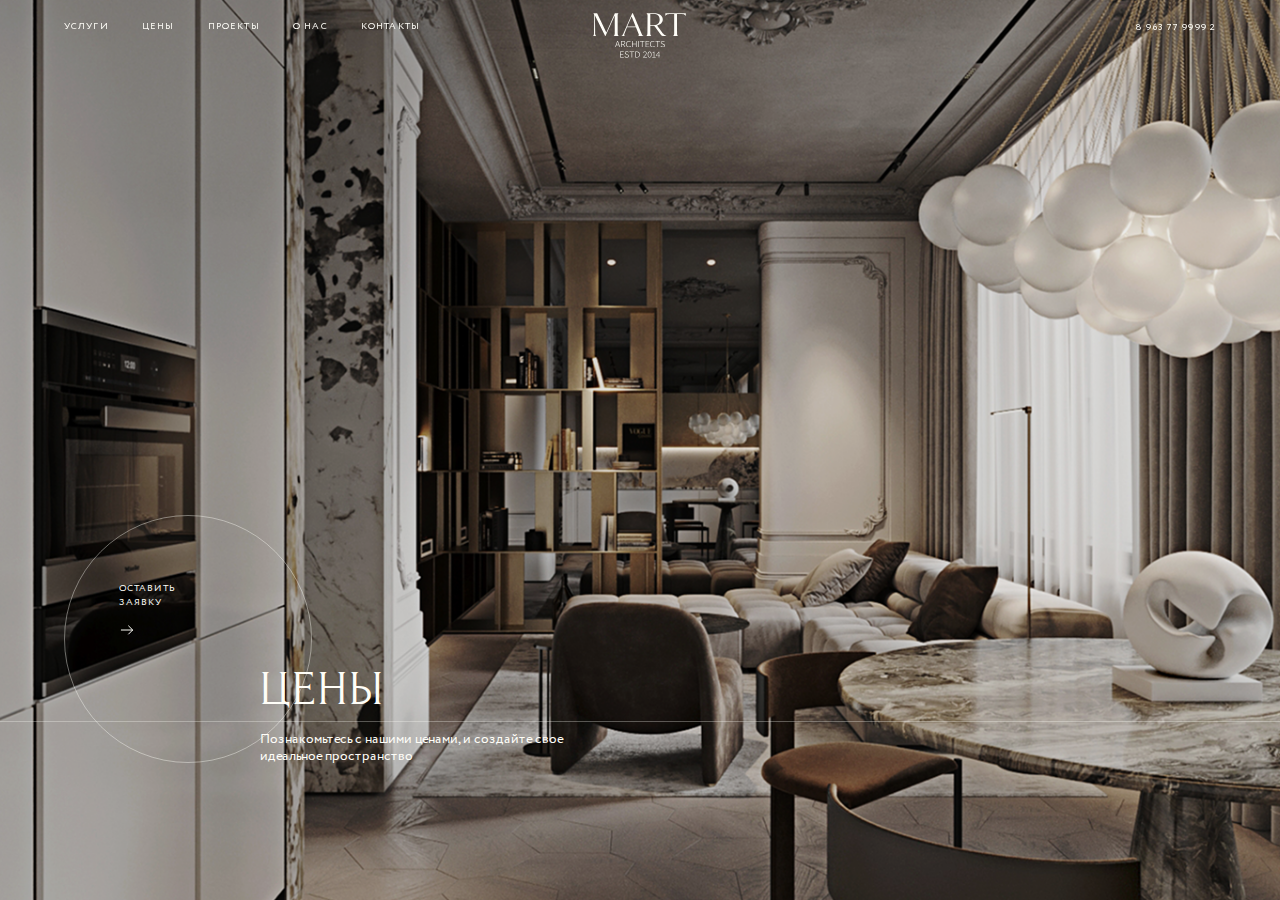
<file: src/pages/prices.html>
<!DOCTYPE html>
<html lang="ru">
<head>
    <meta charset="UTF-8">
    <meta name="viewport" content="width=device-width, initial-scale=1.0">
    <title>MART</title>
    <link rel="stylesheet" href="../assets/css/fonts.css">
    <link rel="stylesheet" href="../assets/css/set.css">
    <link rel="stylesheet" href="../assets/scss/style.css">
    <link rel="stylesheet" href="../assets/scss/animations.css">
    <link rel="stylesheet" href="../assets/scss/mobile.css">
    <link rel="stylesheet" href="../assets/css/swiper.css">
    <link rel="stylesheet" href="../assets/css/pageable.css">
</head>
<body class="isLoading">
<header class="header">
    <div class="header__container">
        <nav class="header__menu">
            <ul>
                <li class="header__menu-item"><a href="#">Услуги</a></li>
                <li class="header__menu-item"><a href="#">цены</a></li>
                <li class="header__menu-item"><a href="#">Проекты</a></li>
                <li class="header__menu-item"><a href="#">О нас</a></li>
                <li class="header__menu-item"><a href="#">Контакты</a></li>
            </ul>
        </nav>
        <a href="#" class="logo">
            <svg class="logo-top" viewBox="0 0 140 35" xmlns="http://www.w3.org/2000/svg">
                <path d="M38.5139 34.2671V34.6744H31.1519V34.2671C31.2465 34.2331 31.456 34.2018 31.6876 33.9821C32.0927 33.6016 32.5664 32.7158 32.6308 30.5383L32.6368 3.74351L18.7922 34.6744H18.226L2.95684 3.69348L3.18896 30.3598C3.19497 30.5098 3.19714 30.6419 3.19714 30.7633C3.23731 31.6528 3.34821 32.3155 3.49133 32.8068C3.86996 34.1015 4.48167 34.2027 4.66305 34.2671V34.6744H0V34.2779C0 34.2779 1.145 34.2049 1.37617 31.8335C1.37858 31.8246 1.37859 31.8139 1.38027 31.8048C1.43078 31.4709 1.46494 31.0904 1.47889 30.6618L1.82433 4.11493C1.73364 1.14812 0.753396 0.909048 0.525836 0.830552V0.478749H6.19872L19.9969 29.34L32.7973 0.478516H38.2205V0.830303C38.1197 0.864526 37.8844 0.964327 37.6326 1.26443C37.3848 1.55711 37.1289 2.08767 36.9978 3.06647L37.0348 30.4943C37.0993 32.6608 37.5688 33.5503 37.972 33.9325C38.2056 34.1575 38.4194 34.2331 38.5139 34.2671ZM51.3458 20.2882L57.9398 5.40292L63.9648 20.2884L51.3458 20.2882ZM74.6715 33.8126C74.2888 33.4786 73.8353 32.8697 73.3152 31.7425C73.3133 31.739 59.881 0.478516 59.881 0.478516H58.8635L48.8345 23.0709L48.3226 24.2639L45.5577 30.7065C45.3988 31.1258 45.222 31.5381 45.0278 31.9424C45.0259 31.9479 45.0218 31.9532 45.0199 31.9603L44.9917 32.0249C44.7579 32.5766 44.2705 33.2789 44.2705 33.2789C43.5953 34.163 43.0327 34.2259 42.7002 34.2673V34.6742H47.8978V34.2673C47.7794 34.2585 47.3741 34.1948 47.0758 33.8983H47.0739C46.683 33.5161 46.4834 32.6534 47.3741 30.6245L50.9978 21.317H64.4041L68.1997 30.6247C68.256 30.7551 68.3104 30.882 68.3568 31.0016C68.359 31.0033 68.359 31.0052 68.359 31.0052C69.0419 32.7108 68.8766 33.4931 68.5322 33.8646C68.2298 34.1934 67.8122 34.2405 67.6912 34.2671V34.6742H75.6207V34.2673C75.385 34.2386 75.0686 34.1608 74.6715 33.8126ZM91.1756 18.0036H85.9672V1.31707H91.0536C97.059 1.31707 100.013 4.28938 100.013 9.73981C100.013 15.0191 97.2375 18.0036 91.1756 18.0036ZM105.171 30.8733C104.277 29.8455 96.1879 18.6041 96.1879 18.6041C101.568 17.4664 104.723 13.6131 104.697 9.66036C104.663 4.49951 100.182 0.478998 91.2913 0.478998H80.2984V0.830786C80.397 0.864768 80.6369 0.920058 80.8849 1.20939C81.2031 1.57746 81.7913 2.27291 81.8617 3.83756L81.6265 30.5476C81.556 32.6859 81.0864 33.5611 80.6855 33.938C80.4516 34.1577 80.251 34.2456 80.1495 34.2671V34.6744H87.456V34.2671C87.3588 34.2429 87.1421 34.1577 86.9082 33.9325C86.5053 33.5503 86.0358 32.6608 85.9713 30.4943L85.9672 19.0506H90.1588C90.663 19.0447 91.1673 19.0345 91.6714 19.02C91.6714 19.02 92.4103 19.895 92.9903 20.6957L102.053 32.9664C102.797 33.8926 104.333 34.6505 105.507 34.6505H109.949V34.1979C109.949 34.1979 109.153 33.9514 108.267 33.4819C107.416 33.0303 106.553 32.4614 105.171 30.8733ZM139.217 4.19366H138.675C138.675 4.19366 138.194 1.86679 133.544 1.53797L126.035 1.36446L126.083 30.6534C126.163 32.6752 126.604 33.5343 126.986 33.9165H126.988C127.228 34.1541 127.443 34.2314 127.538 34.2671V34.6744H120.309V34.2671C120.405 34.2312 120.622 34.1541 120.859 33.9165C121.252 33.5288 121.698 32.6467 121.768 30.5479L121.77 1.41926L114.232 1.53797C109.582 1.86679 109.096 4.19366 109.096 4.19366H108.559V0.478998H139.217V4.19366Z"></path>
            </svg>
            <svg class="logo-middle" viewBox="0 0 75 10" xmlns="http://www.w3.org/2000/svg">
                <path d="M1.63246 5.60673H6.06928V6.26857H1.63246V5.60673ZM3.41052 0.16607H4.33312L7.74363 9.28131H6.82133L4.94432 4.00542C4.56102 2.94424 4.22556 1.97395 3.89039 0.882477H3.83095C3.50114 1.97655 3.16626 2.94424 2.78266 4.00542L0.881305 9.28131H0L3.41052 0.16607ZM11.9178 4.97543L12.679 4.65575L15.6177 9.28131H14.6193L11.9178 4.97543ZM11.9228 4.53573C13.5895 4.53573 14.5129 3.91771 14.5129 2.62514C14.5129 1.31006 13.5895 0.835742 11.9228 0.835742H10.0794V4.53573H11.9228ZM9.20968 0.16607H12.1017C14.0669 0.16607 15.3957 0.831114 15.3957 2.62514C15.3957 4.33895 14.0669 5.20537 12.1017 5.20537H10.0794V9.28131H9.20939L9.20968 0.16607ZM16.8035 4.71432C16.8035 1.80748 18.5555 0.000183105 21.0475 0.000183105C22.2081 0.000183105 23.1064 0.531626 23.6469 1.10145L23.1521 1.63551C22.6271 1.09021 21.9324 0.723494 21.0588 0.723494C19.0071 0.723494 17.7089 2.25525 17.7089 4.69874C17.7089 7.15289 18.9789 8.72389 21.005 8.72389C21.9921 8.72389 22.7332 8.34159 23.4166 7.63385L23.9113 8.14051C23.1518 8.95933 22.2399 9.4475 20.9637 9.4475C18.5385 9.4475 16.8035 7.63156 16.8035 4.71432ZM25.5892 0.16607H26.4592V4.10266H31.479V0.16607H32.349V9.28131H31.479V4.80866H26.4592V9.28131H25.5892V0.16607ZM34.8717 0.16607H35.7417V9.28131H34.8717V0.16607ZM40.437 0.856801H37.3659V0.16607H44.3785V0.856801H41.307V9.28131H40.437V0.856801ZM46.0202 0.16607H51.4815V0.856801H46.8902V4.11305H50.7512V4.80347H46.8902V8.5906H51.6301V9.28131H46.0202V0.16607ZM52.671 4.71432C52.671 1.80748 54.4228 0.000183105 56.9149 0.000183105C58.0755 0.000183105 58.9738 0.531626 59.5143 1.10145L59.0195 1.63551C58.4945 1.09021 57.7998 0.723494 56.9262 0.723494C54.8745 0.723494 53.5763 2.25525 53.5763 4.69874C53.5763 7.15289 54.8463 8.72389 56.8724 8.72389C57.8595 8.72389 58.6006 8.34159 59.284 7.63385L59.7787 8.14051C59.0192 8.95933 58.1073 9.4475 56.8311 9.4475C54.4059 9.4475 52.671 7.63156 52.671 4.71432ZM63.7924 0.856801H60.7212V0.16607H67.7336V0.856801H64.6624V9.28131H63.7924V0.856801ZM68.4434 8.08078L68.9848 7.52566C69.6947 8.25157 70.704 8.72389 71.8064 8.72389C73.2344 8.72389 74.119 8.02769 74.119 7.00777C74.119 5.93765 73.3488 5.59719 72.3962 5.20221L70.9349 4.5966C70.061 4.2423 68.9462 3.65026 68.9462 2.30344C68.9462 0.957202 70.195 0.000183105 71.8756 0.000183105C73.0511 0.000183105 74.031 0.489214 74.6592 1.10376L74.1757 1.63292C73.5925 1.07983 72.8327 0.723494 71.8756 0.723494C70.6449 0.723494 69.8221 1.32477 69.8221 2.25468C69.8221 3.25729 70.7605 3.63467 71.4947 3.9304L72.9501 4.52852C74.0604 4.98294 75 5.56748 75 6.94892C75 8.36007 73.7496 9.4475 71.7951 9.4475C70.3798 9.4475 69.2448 8.897 68.4434 8.08078Z"></path>
            </svg>
            <svg class="logo-bottom" viewBox="0 0 61 10" xmlns="http://www.w3.org/2000/svg">
                <path d="M0.101873 0.715385H5.56261V1.40612H0.971874V4.66236H4.83255V5.35278H0.971586V9.13991H5.71146V9.83062H0.101562L0.101873 0.715385ZM6.83493 8.63009L7.37631 8.07497C8.08646 8.80089 9.09553 9.2732 10.1979 9.2732C11.6259 9.2732 12.5105 8.577 12.5105 7.55708C12.5105 6.48696 11.7403 6.14651 10.7877 5.75152L9.3264 5.14591C8.45283 4.79161 7.33768 4.19957 7.33768 2.85275C7.33768 1.50651 8.58654 0.5495 10.2674 0.5495C11.4426 0.5495 12.4225 1.03853 13.0507 1.65308L12.5672 2.18224C11.984 1.62914 11.2242 1.27281 10.2674 1.27281C9.0364 1.27281 8.21363 1.87409 8.21363 2.80399C8.21363 3.8066 9.15199 4.18398 9.88651 4.47971L11.3416 5.07783C12.452 5.53225 13.3918 6.11679 13.3918 7.49823C13.3918 8.90938 12.1412 9.99681 10.1866 9.99681C8.77136 9.99681 7.6363 9.44631 6.83493 8.63009ZM17.4046 1.40612H14.3334V0.715385H21.3458V1.40612H18.2746V9.83062H17.4046V1.40612ZM25.2403 9.15578C27.7778 9.15578 28.9296 7.59546 28.9296 5.24258C28.9296 2.89027 27.7781 1.39081 25.2403 1.39081H23.8578V9.15578H25.2403ZM22.9877 0.715385H25.317C28.3403 0.715385 29.8349 2.4396 29.8349 5.24258C29.8349 8.04613 28.3403 9.83062 25.3452 9.83062H22.9877V0.715385ZM34.5258 9.35053C37.5595 6.49475 39.1432 4.86922 39.1432 3.36314C39.1432 2.29273 38.5211 1.48055 37.1581 1.48055C36.3148 1.48055 35.5714 1.96324 35.0033 2.60347L34.4791 2.13895C35.2208 1.37177 36.0667 0.816077 37.2499 0.816077C38.9641 0.816077 39.9907 1.81726 39.9907 3.33718C39.9907 5.06456 38.294 6.73942 35.7785 9.20599C36.3035 9.1731 36.8684 9.13991 37.3824 9.13991H40.4619V9.83062H34.5258V9.35053ZM46.5767 5.37616C46.5767 2.71225 45.7551 1.47506 44.5059 1.47506C43.2568 1.47506 42.4355 2.71224 42.4355 5.37586C42.4355 8.04007 43.2568 9.33725 44.5059 9.33725C45.7551 9.33725 46.5767 8.04036 46.5767 5.37616ZM41.5934 5.37586C41.5934 2.42689 42.6613 0.816077 44.5059 0.816077C46.3503 0.816077 47.4181 2.4295 47.4181 5.37616C47.4181 8.32571 46.3503 9.99711 44.5062 9.99711C42.6613 9.99711 41.5934 8.32541 41.5934 5.37586ZM48.5169 9.15578H50.7377V2.0948H49.0218V1.57114C49.8288 1.44448 50.4418 1.24021 50.9151 0.982561H51.5834V9.15578H53.6211V9.83093H48.5169V9.15578ZM58.1827 3.58242C58.1827 3.15541 58.2181 2.42633 58.2481 1.99961H58.1887C57.9501 2.39084 57.6815 2.73735 57.4132 3.15138L54.8073 6.60294H60.3711V7.25672H53.8443V6.76395L58.1521 0.981982H58.9948V9.83062H58.1827V3.58242Z"></path>
            </svg>
        </a>
        <div class="header__phone">
            <a href="tel:8 963 77 9999 2">
                <span class="desktop">8 963 77 9999 2</span>
            </a>
        </div>
    </div>
</header>
<div id="loading-section">
    <div class="logo">
        <svg class="logo-top" viewBox="0 0 140 35" xmlns="http://www.w3.org/2000/svg">
            <path d="M38.5139 34.2671V34.6744H31.1519V34.2671C31.2465 34.2331 31.456 34.2018 31.6876 33.9821C32.0927 33.6016 32.5664 32.7158 32.6308 30.5383L32.6368 3.74351L18.7922 34.6744H18.226L2.95684 3.69348L3.18896 30.3598C3.19497 30.5098 3.19714 30.6419 3.19714 30.7633C3.23731 31.6528 3.34821 32.3155 3.49133 32.8068C3.86996 34.1015 4.48167 34.2027 4.66305 34.2671V34.6744H0V34.2779C0 34.2779 1.145 34.2049 1.37617 31.8335C1.37858 31.8246 1.37859 31.8139 1.38027 31.8048C1.43078 31.4709 1.46494 31.0904 1.47889 30.6618L1.82433 4.11493C1.73364 1.14812 0.753396 0.909048 0.525836 0.830552V0.478749H6.19872L19.9969 29.34L32.7973 0.478516H38.2205V0.830303C38.1197 0.864526 37.8844 0.964327 37.6326 1.26443C37.3848 1.55711 37.1289 2.08767 36.9978 3.06647L37.0348 30.4943C37.0993 32.6608 37.5688 33.5503 37.972 33.9325C38.2056 34.1575 38.4194 34.2331 38.5139 34.2671ZM51.3458 20.2882L57.9398 5.40292L63.9648 20.2884L51.3458 20.2882ZM74.6715 33.8126C74.2888 33.4786 73.8353 32.8697 73.3152 31.7425C73.3133 31.739 59.881 0.478516 59.881 0.478516H58.8635L48.8345 23.0709L48.3226 24.2639L45.5577 30.7065C45.3988 31.1258 45.222 31.5381 45.0278 31.9424C45.0259 31.9479 45.0218 31.9532 45.0199 31.9603L44.9917 32.0249C44.7579 32.5766 44.2705 33.2789 44.2705 33.2789C43.5953 34.163 43.0327 34.2259 42.7002 34.2673V34.6742H47.8978V34.2673C47.7794 34.2585 47.3741 34.1948 47.0758 33.8983H47.0739C46.683 33.5161 46.4834 32.6534 47.3741 30.6245L50.9978 21.317H64.4041L68.1997 30.6247C68.256 30.7551 68.3104 30.882 68.3568 31.0016C68.359 31.0033 68.359 31.0052 68.359 31.0052C69.0419 32.7108 68.8766 33.4931 68.5322 33.8646C68.2298 34.1934 67.8122 34.2405 67.6912 34.2671V34.6742H75.6207V34.2673C75.385 34.2386 75.0686 34.1608 74.6715 33.8126ZM91.1756 18.0036H85.9672V1.31707H91.0536C97.059 1.31707 100.013 4.28938 100.013 9.73981C100.013 15.0191 97.2375 18.0036 91.1756 18.0036ZM105.171 30.8733C104.277 29.8455 96.1879 18.6041 96.1879 18.6041C101.568 17.4664 104.723 13.6131 104.697 9.66036C104.663 4.49951 100.182 0.478998 91.2913 0.478998H80.2984V0.830786C80.397 0.864768 80.6369 0.920058 80.8849 1.20939C81.2031 1.57746 81.7913 2.27291 81.8617 3.83756L81.6265 30.5476C81.556 32.6859 81.0864 33.5611 80.6855 33.938C80.4516 34.1577 80.251 34.2456 80.1495 34.2671V34.6744H87.456V34.2671C87.3588 34.2429 87.1421 34.1577 86.9082 33.9325C86.5053 33.5503 86.0358 32.6608 85.9713 30.4943L85.9672 19.0506H90.1588C90.663 19.0447 91.1673 19.0345 91.6714 19.02C91.6714 19.02 92.4103 19.895 92.9903 20.6957L102.053 32.9664C102.797 33.8926 104.333 34.6505 105.507 34.6505H109.949V34.1979C109.949 34.1979 109.153 33.9514 108.267 33.4819C107.416 33.0303 106.553 32.4614 105.171 30.8733ZM139.217 4.19366H138.675C138.675 4.19366 138.194 1.86679 133.544 1.53797L126.035 1.36446L126.083 30.6534C126.163 32.6752 126.604 33.5343 126.986 33.9165H126.988C127.228 34.1541 127.443 34.2314 127.538 34.2671V34.6744H120.309V34.2671C120.405 34.2312 120.622 34.1541 120.859 33.9165C121.252 33.5288 121.698 32.6467 121.768 30.5479L121.77 1.41926L114.232 1.53797C109.582 1.86679 109.096 4.19366 109.096 4.19366H108.559V0.478998H139.217V4.19366Z"></path>
        </svg>
        <svg class="logo-middle" viewBox="0 0 75 10" xmlns="http://www.w3.org/2000/svg">
            <path d="M1.63246 5.60673H6.06928V6.26857H1.63246V5.60673ZM3.41052 0.16607H4.33312L7.74363 9.28131H6.82133L4.94432 4.00542C4.56102 2.94424 4.22556 1.97395 3.89039 0.882477H3.83095C3.50114 1.97655 3.16626 2.94424 2.78266 4.00542L0.881305 9.28131H0L3.41052 0.16607ZM11.9178 4.97543L12.679 4.65575L15.6177 9.28131H14.6193L11.9178 4.97543ZM11.9228 4.53573C13.5895 4.53573 14.5129 3.91771 14.5129 2.62514C14.5129 1.31006 13.5895 0.835742 11.9228 0.835742H10.0794V4.53573H11.9228ZM9.20968 0.16607H12.1017C14.0669 0.16607 15.3957 0.831114 15.3957 2.62514C15.3957 4.33895 14.0669 5.20537 12.1017 5.20537H10.0794V9.28131H9.20939L9.20968 0.16607ZM16.8035 4.71432C16.8035 1.80748 18.5555 0.000183105 21.0475 0.000183105C22.2081 0.000183105 23.1064 0.531626 23.6469 1.10145L23.1521 1.63551C22.6271 1.09021 21.9324 0.723494 21.0588 0.723494C19.0071 0.723494 17.7089 2.25525 17.7089 4.69874C17.7089 7.15289 18.9789 8.72389 21.005 8.72389C21.9921 8.72389 22.7332 8.34159 23.4166 7.63385L23.9113 8.14051C23.1518 8.95933 22.2399 9.4475 20.9637 9.4475C18.5385 9.4475 16.8035 7.63156 16.8035 4.71432ZM25.5892 0.16607H26.4592V4.10266H31.479V0.16607H32.349V9.28131H31.479V4.80866H26.4592V9.28131H25.5892V0.16607ZM34.8717 0.16607H35.7417V9.28131H34.8717V0.16607ZM40.437 0.856801H37.3659V0.16607H44.3785V0.856801H41.307V9.28131H40.437V0.856801ZM46.0202 0.16607H51.4815V0.856801H46.8902V4.11305H50.7512V4.80347H46.8902V8.5906H51.6301V9.28131H46.0202V0.16607ZM52.671 4.71432C52.671 1.80748 54.4228 0.000183105 56.9149 0.000183105C58.0755 0.000183105 58.9738 0.531626 59.5143 1.10145L59.0195 1.63551C58.4945 1.09021 57.7998 0.723494 56.9262 0.723494C54.8745 0.723494 53.5763 2.25525 53.5763 4.69874C53.5763 7.15289 54.8463 8.72389 56.8724 8.72389C57.8595 8.72389 58.6006 8.34159 59.284 7.63385L59.7787 8.14051C59.0192 8.95933 58.1073 9.4475 56.8311 9.4475C54.4059 9.4475 52.671 7.63156 52.671 4.71432ZM63.7924 0.856801H60.7212V0.16607H67.7336V0.856801H64.6624V9.28131H63.7924V0.856801ZM68.4434 8.08078L68.9848 7.52566C69.6947 8.25157 70.704 8.72389 71.8064 8.72389C73.2344 8.72389 74.119 8.02769 74.119 7.00777C74.119 5.93765 73.3488 5.59719 72.3962 5.20221L70.9349 4.5966C70.061 4.2423 68.9462 3.65026 68.9462 2.30344C68.9462 0.957202 70.195 0.000183105 71.8756 0.000183105C73.0511 0.000183105 74.031 0.489214 74.6592 1.10376L74.1757 1.63292C73.5925 1.07983 72.8327 0.723494 71.8756 0.723494C70.6449 0.723494 69.8221 1.32477 69.8221 2.25468C69.8221 3.25729 70.7605 3.63467 71.4947 3.9304L72.9501 4.52852C74.0604 4.98294 75 5.56748 75 6.94892C75 8.36007 73.7496 9.4475 71.7951 9.4475C70.3798 9.4475 69.2448 8.897 68.4434 8.08078Z"></path>
        </svg>
        <svg class="logo-bottom" viewBox="0 0 61 10" xmlns="http://www.w3.org/2000/svg">
            <path d="M0.101873 0.715385H5.56261V1.40612H0.971874V4.66236H4.83255V5.35278H0.971586V9.13991H5.71146V9.83062H0.101562L0.101873 0.715385ZM6.83493 8.63009L7.37631 8.07497C8.08646 8.80089 9.09553 9.2732 10.1979 9.2732C11.6259 9.2732 12.5105 8.577 12.5105 7.55708C12.5105 6.48696 11.7403 6.14651 10.7877 5.75152L9.3264 5.14591C8.45283 4.79161 7.33768 4.19957 7.33768 2.85275C7.33768 1.50651 8.58654 0.5495 10.2674 0.5495C11.4426 0.5495 12.4225 1.03853 13.0507 1.65308L12.5672 2.18224C11.984 1.62914 11.2242 1.27281 10.2674 1.27281C9.0364 1.27281 8.21363 1.87409 8.21363 2.80399C8.21363 3.8066 9.15199 4.18398 9.88651 4.47971L11.3416 5.07783C12.452 5.53225 13.3918 6.11679 13.3918 7.49823C13.3918 8.90938 12.1412 9.99681 10.1866 9.99681C8.77136 9.99681 7.6363 9.44631 6.83493 8.63009ZM17.4046 1.40612H14.3334V0.715385H21.3458V1.40612H18.2746V9.83062H17.4046V1.40612ZM25.2403 9.15578C27.7778 9.15578 28.9296 7.59546 28.9296 5.24258C28.9296 2.89027 27.7781 1.39081 25.2403 1.39081H23.8578V9.15578H25.2403ZM22.9877 0.715385H25.317C28.3403 0.715385 29.8349 2.4396 29.8349 5.24258C29.8349 8.04613 28.3403 9.83062 25.3452 9.83062H22.9877V0.715385ZM34.5258 9.35053C37.5595 6.49475 39.1432 4.86922 39.1432 3.36314C39.1432 2.29273 38.5211 1.48055 37.1581 1.48055C36.3148 1.48055 35.5714 1.96324 35.0033 2.60347L34.4791 2.13895C35.2208 1.37177 36.0667 0.816077 37.2499 0.816077C38.9641 0.816077 39.9907 1.81726 39.9907 3.33718C39.9907 5.06456 38.294 6.73942 35.7785 9.20599C36.3035 9.1731 36.8684 9.13991 37.3824 9.13991H40.4619V9.83062H34.5258V9.35053ZM46.5767 5.37616C46.5767 2.71225 45.7551 1.47506 44.5059 1.47506C43.2568 1.47506 42.4355 2.71224 42.4355 5.37586C42.4355 8.04007 43.2568 9.33725 44.5059 9.33725C45.7551 9.33725 46.5767 8.04036 46.5767 5.37616ZM41.5934 5.37586C41.5934 2.42689 42.6613 0.816077 44.5059 0.816077C46.3503 0.816077 47.4181 2.4295 47.4181 5.37616C47.4181 8.32571 46.3503 9.99711 44.5062 9.99711C42.6613 9.99711 41.5934 8.32541 41.5934 5.37586ZM48.5169 9.15578H50.7377V2.0948H49.0218V1.57114C49.8288 1.44448 50.4418 1.24021 50.9151 0.982561H51.5834V9.15578H53.6211V9.83093H48.5169V9.15578ZM58.1827 3.58242C58.1827 3.15541 58.2181 2.42633 58.2481 1.99961H58.1887C57.9501 2.39084 57.6815 2.73735 57.4132 3.15138L54.8073 6.60294H60.3711V7.25672H53.8443V6.76395L58.1521 0.981982H58.9948V9.83062H58.1827V3.58242Z"></path>
        </svg>
    </div>
</div>
<div id="container">
    <div data-anchor="holder" class="holder"></div>
    <div data-anchor="prices" class="white-header">
        <section class="prices">
            <div class="prices__content">
                <div class="prices__button-anchor">
                    <div class="main-view__button-text-wrapper">
                        <div class="main-view__button-text">оставить<br>заявку</div>
                    </div>
                    <div class="main-view__arrow-wrapper">
                        <div class="main-view__arrow">
                            <svg class="icon-arrow-right" width="24" height="24" viewBox="0 0 24 24" fill="none" xmlns="http://www.w3.org/2000/svg">
                                <path d="M14.4297 5.92969L20.4997 11.9997L14.4297 18.0697" stroke="#FFFEF8" stroke-width="1.5" stroke-miterlimit="10" stroke-linecap="round" stroke-linejoin="round"></path>
                                <path d="M3.5 12H20.33" stroke="#FFFEF8" stroke-width="1.5" stroke-miterlimit="10" stroke-linecap="round" stroke-linejoin="round"></path>
                            </svg>
                        </div>
                    </div>
                    <div class="animation-button-height animation-delay-1">
                        <div class="round-button"></div>
                    </div>
                </div>
                <div class="prices__title">
                    <div class="animation-slide-down__container">
                        <div class="animation-slide-down duration-1 animation-delay-05">
                            цены
                        </div>
                    </div>
                </div>
                <div class="prices__gray-line"></div>
                <div class="prices__text">
                    <div class="animation-slide-up__container">
                        <div class="animation-slide-up duration-1 animation-delay-05">
                            Познакомьтесь с нашими ценами, и создайте свое<br>
                            идеальное пространство
                        </div>
                    </div>
                </div>
            </div>
            <div class="prices__bg">
                <img src="../assets/images/prices.png" alt="">
            </div>
        </section>
    </div>
    <div data-anchor="prices-design">
        <section class="prices-design">
            <div class="prices-design__scroll">
                <div class="prices-design__content">
                    <div class="prices-design__title">
                        <div class="animation-slide-down__container">
                            <div class="animation-slide-down duration-1">
                                стоимость Дизайна интерьера
                            </div>
                        </div>
                    </div>
                    <div class="prices-design__list">
                        <div class="prices-design__item">
                            <div class="prices-design__item-top">
                                <div class="prices-design__name">
                                    <div class="animation-slide-down__container">
                                        <div class="animation-slide-down duration-1">
                                            Планировка
                                        </div>
                                    </div>
                                </div>
                                <div class="prices-design__price">
                                    <div class="animation-slide-up__container">
                                        <div class="animation-slide-up duration-1">
                                            7 000 ₽ / м2
                                        </div>
                                    </div>
                                </div>
                                <div class="prices-design__gray-line"></div>
                                <div class="prices-design__fields">
                                    <div class="prices-design__field">Обмер</div>
                                    <div class="prices-design__field">Планировки с расстановкой мебели</div>
                                    <div class="prices-design__field">До 3-х вариантов</div>
                                </div>
                            </div>
                            <div class="prices-design__img">
                                <div class="prices-design__img-animation">
                                    <img src="../assets/images/desing1.png" alt="">
                                </div>
                            </div>
                        </div>
                        <div class="prices-design__item">
                            <div class="prices-design__item-top">
                                <div class="prices-design__name">
                                    <div class="animation-slide-down__container">
                                        <div class="animation-slide-down duration-1">
                                            дизайн-проект
                                        </div>
                                    </div>
                                </div>
                                <div class="prices-design__price">
                                    <div class="animation-slide-up__container">
                                        <div class="animation-slide-up duration-1">
                                            7 000 ₽ / м2
                                        </div>
                                    </div>
                                </div>
                                <div class="prices-design__gray-line"></div>
                                <div class="prices-design__fields">
                                    <div class="prices-design__field">Планировки</div>
                                    <div class="prices-design__field">Визуализации</div>
                                    <div class="prices-design__field">Чертежи</div>
                                    <div class="prices-design__field">Ведомости отделки (без подбора)</div>
                                </div>
                            </div>
                            <div class="prices-design__img">
                                <div class="prices-design__img-animation">
                                    <img src="../assets/images/desing2.png" alt="">
                                </div>
                            </div>
                        </div>
                        <div class="prices-design__item">
                            <div class="prices-design__item-top">
                                <div class="prices-design__name">
                                    <div class="animation-slide-down__container">
                                        <div class="animation-slide-down duration-1">
                                            Планировка
                                        </div>
                                    </div>
                                </div>
                                <div class="prices-design__price">
                                    <div class="animation-slide-up__container">
                                        <div class="animation-slide-up duration-1">
                                            7 000 ₽ / м2
                                        </div>
                                    </div>
                                </div>
                                <div class="prices-design__gray-line"></div>
                                <div class="prices-design__fields">
                                    <div class="prices-design__field">Обмер</div>
                                    <div class="prices-design__field">Планировки с расстановкой мебели</div>
                                    <div class="prices-design__field">До 3-х вариантов</div>
                                </div>
                            </div>
                            <div class="prices-design__img">
                                <div class="prices-design__img-animation">
                                    <img src="../assets/images/desing3.png" alt="">
                                </div>
                            </div>
                        </div>
                    </div>
                </div>
            </div>
        </section>
    </div>
    <div data-anchor="price-supervision">
        <section class="price-supervision">
            <div class="price-supervision__scroll">
                <div class="price-supervision__content">
                    <div class="price-supervision__left">
                        <div class="price-supervision__title">
                            <div class="animation-slide-down__container">
                                <div class="animation-slide-down duration-1">
                                    Стоимость<br>
                                    авторского<br>
                                    надзора
                                </div>
                            </div>
                        </div>
                        <div class="price-supervision__price">
                            <div class="animation-slide-down__container">
                                <div class="animation-slide-down duration-1 animation-delay-1">
                                    от 120 000 ₽ / месяц
                                </div>
                            </div>
                        </div>
                        <div class="price-supervision__text">
                            <div class="animation-slide-up__container">
                                <div class="animation-slide-up duration-1 animation-delay-15">
                                    Полный контроль<br>
                                    над реализацией вашего<br>
                                    проекта
                                </div>
                            </div>
                        </div>
                    </div>
                    <div class="price-supervision__img">
                        <div class="price-supervision__img-animation">
                            <img src="../assets/images/price-vision.png" alt="">
                        </div>
                    </div>
                    <div class="price-supervision__gray-line"></div>
                    <div class="price-supervision__button-anchor black-button">
                        <div class="main-view__button-text-wrapper">
                            <div class="main-view__button-text animation-delay-15">ознакомиться <br>с услугой</div>
                        </div>
                        <div class="main-view__arrow-wrapper">
                            <div class="main-view__arrow animation-delay-15">
                                <svg class="icon-arrow-right" width="24" height="24" viewBox="0 0 24 24" fill="none" xmlns="http://www.w3.org/2000/svg">
                                    <path d="M14.4297 5.92969L20.4997 11.9997L14.4297 18.0697" stroke="#FFFEF8" stroke-width="1.5" stroke-miterlimit="10" stroke-linecap="round" stroke-linejoin="round"></path>
                                    <path d="M3.5 12H20.33" stroke="#FFFEF8" stroke-width="1.5" stroke-miterlimit="10" stroke-linecap="round" stroke-linejoin="round"></path>
                                </svg>
                            </div>
                        </div>
                        <div class="animation-button-height animation-delay-15">
                            <div class="round-button"></div>
                        </div>
                    </div>
                </div>
            </div>
        </section>
    </div>
    <div data-anchor="price-assembly">
        <section class="price-assembly">
            <div class="price-assembly__scroll">
                <div class="price-assembly__content">
                    <div class="price-supervision__img">
                        <div class="price-supervision__img-animation">
                            <img src="../assets/images/price-assembly.png" alt="">
                        </div>
                    </div>
                    <div class="price-assembly__right">
                        <div class="price-assembly__title">
                            <div class="animation-slide-down__container">
                                <div class="animation-slide-down duration-1">
                                    Стоимость<br>
                                    комплектации
                                </div>
                            </div>
                        </div>
                        <div class="price-assembly__description">
                            <div class="price-assembly__description-left">
                                <div class="animation-slide-down__container">
                                    <div class="animation-slide-down duration-1 animation-delay-1">10%</div>
                                </div>
                            </div>
                            <div class="price-assembly__description-right">
                                <div class="animation-slide-down__container">
                                    <div class="animation-slide-down duration-1 animation-delay-1">
                                        от сметы<br>
                                        на чистовые<br>
                                        материалы и мебель
                                    </div>
                                </div>
                            </div>
                        </div>
                        <div class="price-assembly__text">
                            <div class="animation-slide-up__container">
                                <div class="animation-slide-up duration-1 animation-delay-15">
                                    Услуга предоставляется только при заказе<br>
                                    «Авторского надзора»
                                </div>
                            </div>
                            <div class="price-assembly__text-spicer"></div>
                            <div class="animation-slide-up__container">
                                <div class="animation-slide-up duration-1 animation-delay-15">
                                    Все цены зависят от текущих условий<br>
                                    на рынке, курсов валют и других факторов.
                                </div>
                            </div>
                        </div>
                    </div>
                    <div class="price-assembly__gray-line"></div>
                    <div class="price-assembly__button-anchor black-button">
                        <div class="main-view__button-text-wrapper">
                            <div class="main-view__button-text animation-delay-15">ознакомиться <br>с услугой</div>
                        </div>
                        <div class="main-view__arrow-wrapper">
                            <div class="main-view__arrow animation-delay-15">
                                <svg class="icon-arrow-right" width="24" height="24" viewBox="0 0 24 24" fill="none" xmlns="http://www.w3.org/2000/svg">
                                    <path d="M14.4297 5.92969L20.4997 11.9997L14.4297 18.0697" stroke="#FFFEF8" stroke-width="1.5" stroke-miterlimit="10" stroke-linecap="round" stroke-linejoin="round"></path>
                                    <path d="M3.5 12H20.33" stroke="#FFFEF8" stroke-width="1.5" stroke-miterlimit="10" stroke-linecap="round" stroke-linejoin="round"></path>
                                </svg>
                            </div>
                        </div>
                        <div class="animation-button-height animation-delay-15">
                            <div class="round-button"></div>
                        </div>
                    </div>
                </div>
            </div>
        </section>
    </div>
    <div data-anchor="prices-architecture">
        <section class="prices-design">
            <div class="prices-design__scroll">
                <div class="prices-design__content">
                    <div class="prices-design__title">
                        <div class="animation-slide-down__container">
                            <div class="animation-slide-down duration-1">
                                стоимость архитектуры
                            </div>
                        </div>
                    </div>
                    <div class="prices-design__list">
                        <div class="prices-design__item">
                            <div class="prices-design__item-top">
                                <div class="prices-design__name">
                                    <div class="animation-slide-down__container">
                                        <div class="animation-slide-down duration-1">
                                            Консультация по выбору участка
                                        </div>
                                    </div>
                                </div>
                                <div class="prices-design__price">
                                    <div class="animation-slide-up__container">
                                        <div class="animation-slide-up duration-1">
                                            от 200 000 ₽ / месяц
                                        </div>
                                    </div>
                                </div>
                                <div class="prices-design__gray-line"></div>
                                <div class="prices-design__fields">
                                    <div class="prices-design__field">До 3-х участков</div>
                                    <div class="prices-design__field">Выезд в один день</div>
                                    <div class="prices-design__field">Входит схематичный план участка с домом
                                        и доп. постройками</div>
                                </div>
                            </div>
                            <div class="prices-design__img">
                                <div class="prices-design__img-animation">
                                    <img src="../assets/images/architecture1.png" alt="">
                                </div>
                            </div>
                        </div>
                        <div class="prices-design__item">
                            <div class="prices-design__item-top">
                                <div class="prices-design__name">
                                    <div class="animation-slide-down__container">
                                        <div class="animation-slide-down duration-1">
                                            Эскизный проект
                                        </div>
                                    </div>
                                </div>
                                <div class="prices-design__price">
                                    <div class="animation-slide-up__container">
                                        <div class="animation-slide-up duration-1">
                                            5 500 ₽ / м2
                                        </div>
                                    </div>
                                </div>
                                <div class="prices-design__gray-line"></div>
                                <div class="prices-design__fields">
                                    <div class="prices-design__field">Разработка схемы генерального плана участка</div>
                                    <div class="prices-design__field">Планировка всех этажей</div>
                                    <div class="prices-design__field">Визуализация экстерьера</div>
                                    <div class="prices-design__field">Альбом чертежей фасадов, планов этажей, кровли, лестничных разрезов и других технических документов для проектной организации</div>
                                </div>
                            </div>
                            <div class="prices-design__img">
                                <div class="prices-design__img-animation">
                                    <img src="../assets/images/architecture2.png" alt="">
                                </div>
                            </div>
                        </div>
                        <div class="prices-design__item">
                            <div class="prices-design__item-top">
                                <div class="prices-design__name">
                                    <div class="animation-slide-down__container">
                                        <div class="animation-slide-down duration-1">
                                            Сопровождение
                                        </div>
                                    </div>
                                </div>
                                <div class="prices-design__price">
                                    <div class="animation-slide-up__container">
                                        <div class="animation-slide-up duration-1">
                                            от 150 000 ₽ / месяц
                                        </div>
                                    </div>
                                </div>
                                <div class="prices-design__gray-line"></div>
                                <div class="prices-design__fields">
                                    <div class="animation-slide-left__container">
                                        <div class="animation-slide-left duration-1 animation-delay-05">
                                            Мы сопровождаем проектирование инженерии, конструктива, ландшафта, строительство объекта
                                        </div>
                                    </div>
                                </div>
                            </div>
                            <div class="prices-design__img">
                                <div class="prices-design__img-animation">
                                    <img src="../assets/images/architecture3.png" alt="">
                                </div>
                            </div>
                        </div>
                    </div>
                </div>
            </div>
        </section>
    </div>
    <div data-anchor="feedback">
        <section class="feedback">
            <div class="feedback__scroll">
                <div class="feedback__content">
                    <div class="feedback__top">
                        <div class="feedback__top-animation">
                            <div class="feedback__title">
                                Проектирование и ремонт могут<br>
                                быть приятными и увлекательными
                            </div>
                            <div class="feedback__title-desc">
                                А результат будет радовать Вас долгие годы
                            </div>
                        </div>
                    </div>
                    <div class="feedback__middle">
                        <div class="feedback-form">
                            <div class="feedback-form__title">
                                <div class="animation-slide-up__container">
                                    <div class="animation-slide-up duration-1 animation-delay-05">
                                        Оставьте свои контакты<br>
                                        для связи
                                    </div>
                                </div>
                            </div>
                            <div class="feedback-form__wrapper">
                                <input class="input-text" type="text" name="phone" placeholder="+7 ( ___ ) ___ - __ - __" autocomplete="off">
                                <div class="primary-button">
                                    <div class="primary-button__circle-anchor">
                                        <div class="primary-button__circle-animation animation-delay-1">
                                            <div class="primary-button__circle"></div>
                                        </div>
                                    </div>
                                    <div class="animation-slide-up__container">
                                        <div class="primary-button__arrow animation-slide-up duration-1  animation-delay-1">
                                            <svg class="icon-arrow-right" width="24" height="24" viewBox="0 0 24 24" fill="none" xmlns="http://www.w3.org/2000/svg">
                                                <path d="M14.4297 5.92969L20.4997 11.9997L14.4297 18.0697" stroke="#FFFEF8" stroke-width="1.5" stroke-miterlimit="10" stroke-linecap="round" stroke-linejoin="round"></path>
                                                <path d="M3.5 12H20.33" stroke="#FFFEF8" stroke-width="1.5" stroke-miterlimit="10" stroke-linecap="round" stroke-linejoin="round"></path>
                                            </svg>
                                        </div>
                                    </div>
                                </div>
                            </div>
                            <div class="feedback-form__err">Это поле обязательно</div>
                            <div class="feedback-form__desc">
                                <div class="animation-slide-down__container">
                                    <div class="animation-slide-down duration-1 animation-delay-05">
                                        Отправляя форму, вы принимаете<br>
                                        пользовательское соглашение
                                    </div>
                                </div>
                            </div>
                            <div class="contacts-block">
                                <div class="contacts-block__title">
                                    <div class="animation-slide-up__container">
                                        <div class="animation-slide-up duration-1 animation-delay-07">или напишите нам</div>
                                    </div>
                                </div>
                                <div class="contacts-block__links">
                                    <div class="animation-slide-up__container">
                                        <div class="animation-slide-up duration-1 animation-delay-07">
                                            <a href="#" class="contacts-block__link">
                                                <svg width="32" height="32" viewBox="0 0 32 32" fill="none" xmlns="http://www.w3.org/2000/svg">
                                                    <path d="M28.975 3.17096L2.40082 13.7606C0.587232 14.5133 0.597724 15.5588 2.06808 16.025L8.89074 18.2244L24.6764 7.93218C25.4228 7.46287 26.1048 7.71534 25.5442 8.22956L12.7547 20.1574H12.7517L12.7547 20.159L12.2841 27.4263C12.9736 27.4263 13.2778 27.0994 13.6645 26.7138L16.9784 23.3837L23.8715 28.6452C25.1425 29.3685 26.0553 28.9968 26.3716 27.4293L30.8965 5.39203C31.3597 3.47299 30.1876 2.60407 28.975 3.17096Z" fill="#140E0A"/>
                                                </svg>
                                            </a>
                                        </div>
                                    </div>
                                    <div class="animation-slide-up__container">
                                        <div class="animation-slide-up duration-1 animation-delay-07">
                                            <a href="#" class="contacts-block__link">
                                                <svg width="32" height="32" viewBox="0 0 32 32" fill="none" xmlns="http://www.w3.org/2000/svg">
                                                    <path d="M17.3688 2.66602C18.8688 2.67002 19.6302 2.67802 20.2875 2.69668L20.5462 2.70602C20.8448 2.71668 21.1395 2.73002 21.4955 2.74602C22.9142 2.81268 23.8822 3.03668 24.7315 3.36602C25.6115 3.70468 26.3528 4.16335 27.0942 4.90335C27.7724 5.56966 28.2971 6.37598 28.6315 7.26602C28.9608 8.11535 29.1848 9.08335 29.2515 10.5033C29.2675 10.858 29.2808 11.1527 29.2915 11.4527L29.2995 11.7113C29.3195 12.3673 29.3275 13.1287 29.3302 14.6287L29.3315 15.6234V17.37C29.3347 18.3426 29.3245 19.3151 29.3008 20.2873L29.2928 20.546C29.2822 20.846 29.2688 21.1407 29.2528 21.4953C29.1862 22.9153 28.9595 23.882 28.6315 24.7327C28.2971 25.6227 27.7724 26.429 27.0942 27.0954C26.4278 27.7736 25.6215 28.2983 24.7315 28.6327C23.8822 28.962 22.9142 29.186 21.4955 29.2527L20.5462 29.2927L20.2875 29.3007C19.6302 29.3193 18.8688 29.3287 17.3688 29.3314L16.3742 29.3327H14.6288C13.6558 29.3361 12.6829 29.3259 11.7102 29.302L11.4515 29.294C11.135 29.282 10.8185 29.2683 10.5022 29.2527C9.08349 29.186 8.11549 28.962 7.26482 28.6327C6.37526 28.2981 5.56941 27.7734 4.90349 27.0954C4.22475 26.4292 3.69963 25.6228 3.36482 24.7327C3.03549 23.8833 2.81149 22.9153 2.74482 21.4953L2.70482 20.546L2.69815 20.2873C2.67358 19.3151 2.66246 18.3426 2.66482 17.37V14.6287C2.66113 13.6561 2.67091 12.6836 2.69415 11.7113L2.70349 11.4527C2.71415 11.1527 2.72749 10.858 2.74349 10.5033C2.81015 9.08335 3.03415 8.11668 3.36349 7.26602C3.69908 6.37561 4.22512 5.56926 4.90482 4.90335C5.57036 4.22541 6.37574 3.70078 7.26482 3.36602C8.11549 3.03668 9.08215 2.81268 10.5022 2.74602C10.8568 2.73002 11.1528 2.71668 11.4515 2.70602L11.7102 2.69802C12.6824 2.67433 13.6549 2.6641 14.6275 2.66735L17.3688 2.66602ZM15.9982 9.33268C14.23 9.33268 12.5344 10.0351 11.2841 11.2853C10.0339 12.5355 9.33149 14.2312 9.33149 15.9993C9.33149 17.7675 10.0339 19.4632 11.2841 20.7134C12.5344 21.9636 14.23 22.666 15.9982 22.666C17.7663 22.666 19.462 21.9636 20.7122 20.7134C21.9624 19.4632 22.6648 17.7675 22.6648 15.9993C22.6648 14.2312 21.9624 12.5355 20.7122 11.2853C19.462 10.0351 17.7663 9.33268 15.9982 9.33268ZM15.9982 11.9993C16.5234 11.9993 17.0436 12.1026 17.5289 12.3036C18.0143 12.5045 18.4553 12.7991 18.8268 13.1705C19.1983 13.5418 19.493 13.9827 19.6941 14.468C19.8952 14.9533 19.9987 15.4734 19.9988 15.9987C19.9989 16.524 19.8955 17.0441 19.6946 17.5295C19.4937 18.0148 19.1991 18.4558 18.8277 18.8273C18.4563 19.1988 18.0154 19.4935 17.5302 19.6946C17.0449 19.8957 16.5248 19.9993 15.9995 19.9993C14.9386 19.9993 13.9212 19.5779 13.1711 18.8278C12.4209 18.0776 11.9995 17.0602 11.9995 15.9993C11.9995 14.9385 12.4209 13.9211 13.1711 13.1709C13.9212 12.4208 14.9386 11.9993 15.9995 11.9993M22.9995 7.33268C22.5575 7.33268 22.1335 7.50828 21.821 7.82084C21.5084 8.1334 21.3328 8.55732 21.3328 8.99935C21.3328 9.44138 21.5084 9.8653 21.821 10.1779C22.1335 10.4904 22.5575 10.666 22.9995 10.666C23.4415 10.666 23.8654 10.4904 24.178 10.1779C24.4906 9.8653 24.6662 9.44138 24.6662 8.99935C24.6662 8.55732 24.4906 8.1334 24.178 7.82084C23.8654 7.50828 23.4415 7.33268 22.9995 7.33268Z" fill="#140E0A"/>
                                                </svg>
                                            </a>
                                        </div>
                                    </div>
                                    <div class="animation-slide-up__container">
                                        <div class="animation-slide-up duration-1 animation-delay-07">
                                            <a href="#" class="contacts-block__link">
                                                <svg width="32" height="32" viewBox="0 0 32 32" fill="none" xmlns="http://www.w3.org/2000/svg">
                                                    <path d="M16.0052 2.66602C23.3692 2.66602 29.3386 8.63535 29.3386 15.9993C29.3386 23.3633 23.3692 29.3327 16.0052 29.3327C13.6489 29.3367 11.334 28.7131 9.29856 27.526L2.67723 29.3327L4.4799 22.7087C3.29184 20.6726 2.66777 18.3567 2.6719 15.9993C2.6719 8.63535 8.64123 2.66602 16.0052 2.66602ZM11.4612 9.73268L11.1946 9.74335C11.0222 9.75523 10.8537 9.80051 10.6986 9.87668C10.554 9.9587 10.422 10.0611 10.3066 10.1807C10.1466 10.3313 10.0559 10.462 9.95856 10.5887C9.46539 11.2299 9.19986 12.0171 9.2039 12.826C9.20656 13.4793 9.37723 14.1153 9.6439 14.71C10.1892 15.9127 11.0866 17.186 12.2706 18.366C12.5559 18.65 12.8359 18.9354 13.1372 19.2007C14.6085 20.4959 16.3616 21.43 18.2572 21.9287L19.0146 22.0447C19.2612 22.058 19.5079 22.0393 19.7559 22.0273C20.1441 22.0069 20.5232 21.9018 20.8666 21.7194C21.041 21.6291 21.2114 21.5313 21.3772 21.426C21.3772 21.426 21.4337 21.3878 21.5439 21.306C21.7239 21.1727 21.8346 21.078 21.9839 20.922C22.0959 20.8065 22.1892 20.6722 22.2639 20.5194C22.3679 20.302 22.4719 19.8873 22.5146 19.542C22.5466 19.278 22.5372 19.134 22.5332 19.0447C22.5279 18.902 22.4092 18.754 22.2799 18.6913L21.5039 18.3433C21.5039 18.3433 20.3439 17.838 19.6346 17.5153C19.5603 17.483 19.4808 17.4645 19.3999 17.4607C19.3087 17.4511 19.2164 17.4613 19.1295 17.4905C19.0425 17.5198 18.9629 17.5673 18.8959 17.63C18.8892 17.6273 18.7999 17.7034 17.8359 18.8713C17.7806 18.9457 17.7044 19.0019 17.617 19.0328C17.5296 19.0636 17.435 19.0678 17.3452 19.0447C17.2583 19.0215 17.1732 18.9921 17.0906 18.9567C16.9252 18.8874 16.8679 18.8607 16.7546 18.8127C15.9891 18.4792 15.2805 18.028 14.6546 17.4753C14.4866 17.3287 14.3306 17.1687 14.1706 17.014C13.646 16.5116 13.1889 15.9433 12.8106 15.3233L12.7319 15.1967C12.6762 15.1111 12.6306 15.0194 12.5959 14.9233C12.5452 14.7273 12.6772 14.57 12.6772 14.57C12.6772 14.57 13.0012 14.2153 13.1519 14.0233C13.2986 13.8367 13.4226 13.6553 13.5026 13.526C13.6599 13.2727 13.7092 13.0127 13.6266 12.8113C13.2532 11.8993 12.8675 10.9922 12.4692 10.09C12.3906 9.91135 12.1572 9.78335 11.9452 9.75802C11.8732 9.74913 11.8012 9.74202 11.7292 9.73668C11.5502 9.72641 11.3707 9.7282 11.1919 9.74202L11.4612 9.73268Z" fill="#140E0A"/>
                                                </svg>
                                            </a>
                                        </div>
                                    </div>
                                </div>
                            </div>
                        </div>
                        <div class="feedback__img">
                            <div class="feedback__img-animation">
                                <img src="../assets/images/feedback.png" alt="">
                            </div>
                        </div>
                        <div class="feedback__info">
                            <div class="feedback__info-title">
                                <div class="animation-slide-down__container">
                                    <div class="animation-slide-down duration-1 animation-delay-1">
                                        Подводя итоги,<br>
                                        Вы получаете
                                    </div>
                                </div>
                            </div>
                            <div class="feedback__info-list">
                                <div class="animation-slide-right__container">
                                    <div class="animation-slide-right duration-1 animation-delay-11">
                                        <div class="feedback__info-item">Свободное время для себя</div>
                                    </div>
                                </div>
                                <div class="animation-slide-right__container">
                                    <div class="animation-slide-right duration-1 animation-delay-12">
                                        <div class="feedback__info-item">Спокойствие и уверенность</div>
                                    </div>
                                </div>
                                <div class="animation-slide-right__container">
                                    <div class="animation-slide-right duration-1 animation-delay-13">
                                        <div class="feedback__info-item">Полное технические  сопровождение</div>
                                    </div>
                                </div>
                                <div class="animation-slide-right__container">
                                    <div class="animation-slide-right duration-1 animation-delay-14">
                                        <div class="feedback__info-item">Эксклюзивный авторский интерьер</div>
                                    </div>
                                </div>
                                <div class="animation-slide-right__container">
                                    <div class="animation-slide-right duration-1 animation-delay-15">
                                        <div class="feedback__info-item">Грамотно вложенный бюджет</div>
                                    </div>
                                </div>
                                <div class="animation-slide-right__container">
                                    <div class="animation-slide-right duration-1 animation-delay-16">
                                        <div class="feedback__info-item">Конфиденциальность</div>
                                    </div>
                                </div>
                                <div class="animation-slide-right__container">
                                    <div class="animation-slide-right duration-1 animation-delay-17">
                                        <div class="feedback__info-item">Прозрачность, официальность</div>
                                    </div>
                                </div>
                            </div>
                        </div>
                    </div>
                </div>
                <div class="footer">
                    <div class="footer__gray-line"></div>
                    <div class="footer__container">
                        <div class="footer__left">
                            <div class="animation-slide-up__container">
                                <div class="animation-slide-up duration-1 animation-delay-17">
                                    <a href="#">Политика конфиденциальности</a>
                                </div>
                            </div>
                        </div>
                        <div class="footer__middle">
                            <div class="animation-slide-up__container">
                                <div class="animation-slide-up duration-1 animation-delay-17">
                                    © 2014-2025
                                </div>
                            </div>
                        </div>
                        <div class="footer__right">
                            <div class="animation-slide-up__container">
                                <div class="animation-slide-up duration-1 animation-delay-17">
                                    <div class="footer__right-button">
                                        <a href="#" class="primary-button">
                                            <div class="animation-slide-up__container">
                                                <div class="primary-button__text animation-slide-up duration-1 animation-delay-1">
                                                    <div class="primary-button__text-animation">заявка на обратный звонок</div>
                                                </div>
                                            </div>
                                            <div class="primary-button__circle-anchor">
                                                <div class="primary-button__circle-animation animation-delay-1">
                                                    <div class="primary-button__circle"></div>
                                                </div>
                                            </div>
                                            <div class="animation-slide-up__container">
                                                <div class="primary-button__arrow animation-slide-up duration-1  animation-delay-1">
                                                    <svg class="icon-arrow-right" width="24" height="24" viewBox="0 0 24 24" fill="none" xmlns="http://www.w3.org/2000/svg">
                                                        <path d="M14.4297 5.92969L20.4997 11.9997L14.4297 18.0697" stroke="#FFFEF8" stroke-width="1.5" stroke-miterlimit="10" stroke-linecap="round" stroke-linejoin="round"></path>
                                                        <path d="M3.5 12H20.33" stroke="#FFFEF8" stroke-width="1.5" stroke-miterlimit="10" stroke-linecap="round" stroke-linejoin="round"></path>
                                                    </svg>
                                                </div>
                                            </div>
                                        </a>
                                    </div>
                                </div>
                            </div>
                        </div>
                    </div>
                </div>
            </div>
        </section>
    </div>
</div>
<script src="../assets/js/jquery.min.js"></script>
<script src="../assets/js/pageable.js"></script>
<script src="../assets/js/swiper.js"></script>
<script src="../assets/js/main.js"></script>
</body>
</html>
</file>
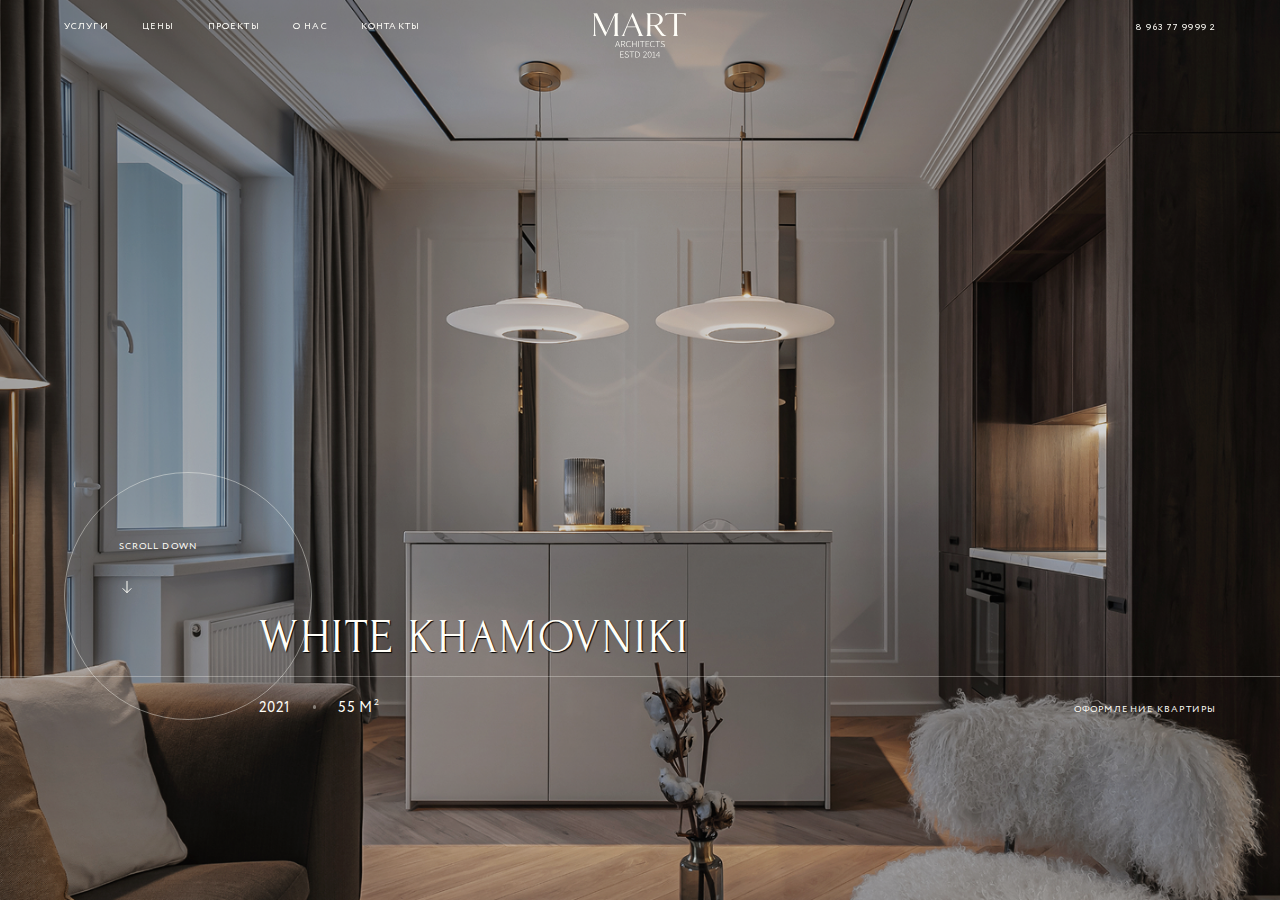
<file: src/pages/project.html>
<!DOCTYPE html>
<html lang="ru">
<head>
    <meta charset="UTF-8">
    <meta name="viewport" content="width=device-width, initial-scale=1.0">
    <title>MART</title>
    <link rel="stylesheet" href="../assets/css/_fonts.css">
    <link rel="stylesheet" href="../assets/css/_set.css">
    <link rel="stylesheet" href="../assets/scss/style.css">
    <link rel="stylesheet" href="../assets/scss/animations.css">
    <link rel="stylesheet" href="../assets/scss/mobile.css">
    <link rel="stylesheet" href="../assets/css/swiper.css">
    <link rel="stylesheet" href="../assets/css/pageable.css">
</head>
<body class="isLoading">
<header class="header white">
    <div class="header__container">
        <nav class="header__menu">
            <ul>
                <li class="header__menu-item"><a href="#">Услуги</a></li>
                <li class="header__menu-item"><a href="#">цены</a></li>
                <li class="header__menu-item"><a href="#">Проекты</a></li>
                <li class="header__menu-item"><a href="#">О нас</a></li>
                <li class="header__menu-item"><a href="#">Контакты</a></li>
            </ul>
        </nav>
        <div class="mob-header-icon">
            <svg class="mob-icon" width="24" height="24" viewBox="0 0 24 24" fill="none" xmlns="http://www.w3.org/2000/svg">
                <path d="M3 5H21" stroke="#FFFEF8" stroke-width="1.5" stroke-linecap="round" stroke-linejoin="round"/>
                <path d="M3 12H21" stroke="#FFFEF8" stroke-width="1.5" stroke-linecap="round" stroke-linejoin="round"/>
                <path d="M3 19H21" stroke="#FFFEF8" stroke-width="1.5" stroke-linecap="round" stroke-linejoin="round"/>
            </svg>
        </div>
        <a href="#" class="logo">
            <svg class="logo-top" viewBox="0 0 140 35" xmlns="http://www.w3.org/2000/svg">
                <path d="M38.5139 34.2671V34.6744H31.1519V34.2671C31.2465 34.2331 31.456 34.2018 31.6876 33.9821C32.0927 33.6016 32.5664 32.7158 32.6308 30.5383L32.6368 3.74351L18.7922 34.6744H18.226L2.95684 3.69348L3.18896 30.3598C3.19497 30.5098 3.19714 30.6419 3.19714 30.7633C3.23731 31.6528 3.34821 32.3155 3.49133 32.8068C3.86996 34.1015 4.48167 34.2027 4.66305 34.2671V34.6744H0V34.2779C0 34.2779 1.145 34.2049 1.37617 31.8335C1.37858 31.8246 1.37859 31.8139 1.38027 31.8048C1.43078 31.4709 1.46494 31.0904 1.47889 30.6618L1.82433 4.11493C1.73364 1.14812 0.753396 0.909048 0.525836 0.830552V0.478749H6.19872L19.9969 29.34L32.7973 0.478516H38.2205V0.830303C38.1197 0.864526 37.8844 0.964327 37.6326 1.26443C37.3848 1.55711 37.1289 2.08767 36.9978 3.06647L37.0348 30.4943C37.0993 32.6608 37.5688 33.5503 37.972 33.9325C38.2056 34.1575 38.4194 34.2331 38.5139 34.2671ZM51.3458 20.2882L57.9398 5.40292L63.9648 20.2884L51.3458 20.2882ZM74.6715 33.8126C74.2888 33.4786 73.8353 32.8697 73.3152 31.7425C73.3133 31.739 59.881 0.478516 59.881 0.478516H58.8635L48.8345 23.0709L48.3226 24.2639L45.5577 30.7065C45.3988 31.1258 45.222 31.5381 45.0278 31.9424C45.0259 31.9479 45.0218 31.9532 45.0199 31.9603L44.9917 32.0249C44.7579 32.5766 44.2705 33.2789 44.2705 33.2789C43.5953 34.163 43.0327 34.2259 42.7002 34.2673V34.6742H47.8978V34.2673C47.7794 34.2585 47.3741 34.1948 47.0758 33.8983H47.0739C46.683 33.5161 46.4834 32.6534 47.3741 30.6245L50.9978 21.317H64.4041L68.1997 30.6247C68.256 30.7551 68.3104 30.882 68.3568 31.0016C68.359 31.0033 68.359 31.0052 68.359 31.0052C69.0419 32.7108 68.8766 33.4931 68.5322 33.8646C68.2298 34.1934 67.8122 34.2405 67.6912 34.2671V34.6742H75.6207V34.2673C75.385 34.2386 75.0686 34.1608 74.6715 33.8126ZM91.1756 18.0036H85.9672V1.31707H91.0536C97.059 1.31707 100.013 4.28938 100.013 9.73981C100.013 15.0191 97.2375 18.0036 91.1756 18.0036ZM105.171 30.8733C104.277 29.8455 96.1879 18.6041 96.1879 18.6041C101.568 17.4664 104.723 13.6131 104.697 9.66036C104.663 4.49951 100.182 0.478998 91.2913 0.478998H80.2984V0.830786C80.397 0.864768 80.6369 0.920058 80.8849 1.20939C81.2031 1.57746 81.7913 2.27291 81.8617 3.83756L81.6265 30.5476C81.556 32.6859 81.0864 33.5611 80.6855 33.938C80.4516 34.1577 80.251 34.2456 80.1495 34.2671V34.6744H87.456V34.2671C87.3588 34.2429 87.1421 34.1577 86.9082 33.9325C86.5053 33.5503 86.0358 32.6608 85.9713 30.4943L85.9672 19.0506H90.1588C90.663 19.0447 91.1673 19.0345 91.6714 19.02C91.6714 19.02 92.4103 19.895 92.9903 20.6957L102.053 32.9664C102.797 33.8926 104.333 34.6505 105.507 34.6505H109.949V34.1979C109.949 34.1979 109.153 33.9514 108.267 33.4819C107.416 33.0303 106.553 32.4614 105.171 30.8733ZM139.217 4.19366H138.675C138.675 4.19366 138.194 1.86679 133.544 1.53797L126.035 1.36446L126.083 30.6534C126.163 32.6752 126.604 33.5343 126.986 33.9165H126.988C127.228 34.1541 127.443 34.2314 127.538 34.2671V34.6744H120.309V34.2671C120.405 34.2312 120.622 34.1541 120.859 33.9165C121.252 33.5288 121.698 32.6467 121.768 30.5479L121.77 1.41926L114.232 1.53797C109.582 1.86679 109.096 4.19366 109.096 4.19366H108.559V0.478998H139.217V4.19366Z"></path>
            </svg>
            <svg class="logo-middle" viewBox="0 0 75 10" xmlns="http://www.w3.org/2000/svg">
                <path d="M1.63246 5.60673H6.06928V6.26857H1.63246V5.60673ZM3.41052 0.16607H4.33312L7.74363 9.28131H6.82133L4.94432 4.00542C4.56102 2.94424 4.22556 1.97395 3.89039 0.882477H3.83095C3.50114 1.97655 3.16626 2.94424 2.78266 4.00542L0.881305 9.28131H0L3.41052 0.16607ZM11.9178 4.97543L12.679 4.65575L15.6177 9.28131H14.6193L11.9178 4.97543ZM11.9228 4.53573C13.5895 4.53573 14.5129 3.91771 14.5129 2.62514C14.5129 1.31006 13.5895 0.835742 11.9228 0.835742H10.0794V4.53573H11.9228ZM9.20968 0.16607H12.1017C14.0669 0.16607 15.3957 0.831114 15.3957 2.62514C15.3957 4.33895 14.0669 5.20537 12.1017 5.20537H10.0794V9.28131H9.20939L9.20968 0.16607ZM16.8035 4.71432C16.8035 1.80748 18.5555 0.000183105 21.0475 0.000183105C22.2081 0.000183105 23.1064 0.531626 23.6469 1.10145L23.1521 1.63551C22.6271 1.09021 21.9324 0.723494 21.0588 0.723494C19.0071 0.723494 17.7089 2.25525 17.7089 4.69874C17.7089 7.15289 18.9789 8.72389 21.005 8.72389C21.9921 8.72389 22.7332 8.34159 23.4166 7.63385L23.9113 8.14051C23.1518 8.95933 22.2399 9.4475 20.9637 9.4475C18.5385 9.4475 16.8035 7.63156 16.8035 4.71432ZM25.5892 0.16607H26.4592V4.10266H31.479V0.16607H32.349V9.28131H31.479V4.80866H26.4592V9.28131H25.5892V0.16607ZM34.8717 0.16607H35.7417V9.28131H34.8717V0.16607ZM40.437 0.856801H37.3659V0.16607H44.3785V0.856801H41.307V9.28131H40.437V0.856801ZM46.0202 0.16607H51.4815V0.856801H46.8902V4.11305H50.7512V4.80347H46.8902V8.5906H51.6301V9.28131H46.0202V0.16607ZM52.671 4.71432C52.671 1.80748 54.4228 0.000183105 56.9149 0.000183105C58.0755 0.000183105 58.9738 0.531626 59.5143 1.10145L59.0195 1.63551C58.4945 1.09021 57.7998 0.723494 56.9262 0.723494C54.8745 0.723494 53.5763 2.25525 53.5763 4.69874C53.5763 7.15289 54.8463 8.72389 56.8724 8.72389C57.8595 8.72389 58.6006 8.34159 59.284 7.63385L59.7787 8.14051C59.0192 8.95933 58.1073 9.4475 56.8311 9.4475C54.4059 9.4475 52.671 7.63156 52.671 4.71432ZM63.7924 0.856801H60.7212V0.16607H67.7336V0.856801H64.6624V9.28131H63.7924V0.856801ZM68.4434 8.08078L68.9848 7.52566C69.6947 8.25157 70.704 8.72389 71.8064 8.72389C73.2344 8.72389 74.119 8.02769 74.119 7.00777C74.119 5.93765 73.3488 5.59719 72.3962 5.20221L70.9349 4.5966C70.061 4.2423 68.9462 3.65026 68.9462 2.30344C68.9462 0.957202 70.195 0.000183105 71.8756 0.000183105C73.0511 0.000183105 74.031 0.489214 74.6592 1.10376L74.1757 1.63292C73.5925 1.07983 72.8327 0.723494 71.8756 0.723494C70.6449 0.723494 69.8221 1.32477 69.8221 2.25468C69.8221 3.25729 70.7605 3.63467 71.4947 3.9304L72.9501 4.52852C74.0604 4.98294 75 5.56748 75 6.94892C75 8.36007 73.7496 9.4475 71.7951 9.4475C70.3798 9.4475 69.2448 8.897 68.4434 8.08078Z"></path>
            </svg>
            <svg class="logo-bottom" viewBox="0 0 61 10" xmlns="http://www.w3.org/2000/svg">
                <path d="M0.101873 0.715385H5.56261V1.40612H0.971874V4.66236H4.83255V5.35278H0.971586V9.13991H5.71146V9.83062H0.101562L0.101873 0.715385ZM6.83493 8.63009L7.37631 8.07497C8.08646 8.80089 9.09553 9.2732 10.1979 9.2732C11.6259 9.2732 12.5105 8.577 12.5105 7.55708C12.5105 6.48696 11.7403 6.14651 10.7877 5.75152L9.3264 5.14591C8.45283 4.79161 7.33768 4.19957 7.33768 2.85275C7.33768 1.50651 8.58654 0.5495 10.2674 0.5495C11.4426 0.5495 12.4225 1.03853 13.0507 1.65308L12.5672 2.18224C11.984 1.62914 11.2242 1.27281 10.2674 1.27281C9.0364 1.27281 8.21363 1.87409 8.21363 2.80399C8.21363 3.8066 9.15199 4.18398 9.88651 4.47971L11.3416 5.07783C12.452 5.53225 13.3918 6.11679 13.3918 7.49823C13.3918 8.90938 12.1412 9.99681 10.1866 9.99681C8.77136 9.99681 7.6363 9.44631 6.83493 8.63009ZM17.4046 1.40612H14.3334V0.715385H21.3458V1.40612H18.2746V9.83062H17.4046V1.40612ZM25.2403 9.15578C27.7778 9.15578 28.9296 7.59546 28.9296 5.24258C28.9296 2.89027 27.7781 1.39081 25.2403 1.39081H23.8578V9.15578H25.2403ZM22.9877 0.715385H25.317C28.3403 0.715385 29.8349 2.4396 29.8349 5.24258C29.8349 8.04613 28.3403 9.83062 25.3452 9.83062H22.9877V0.715385ZM34.5258 9.35053C37.5595 6.49475 39.1432 4.86922 39.1432 3.36314C39.1432 2.29273 38.5211 1.48055 37.1581 1.48055C36.3148 1.48055 35.5714 1.96324 35.0033 2.60347L34.4791 2.13895C35.2208 1.37177 36.0667 0.816077 37.2499 0.816077C38.9641 0.816077 39.9907 1.81726 39.9907 3.33718C39.9907 5.06456 38.294 6.73942 35.7785 9.20599C36.3035 9.1731 36.8684 9.13991 37.3824 9.13991H40.4619V9.83062H34.5258V9.35053ZM46.5767 5.37616C46.5767 2.71225 45.7551 1.47506 44.5059 1.47506C43.2568 1.47506 42.4355 2.71224 42.4355 5.37586C42.4355 8.04007 43.2568 9.33725 44.5059 9.33725C45.7551 9.33725 46.5767 8.04036 46.5767 5.37616ZM41.5934 5.37586C41.5934 2.42689 42.6613 0.816077 44.5059 0.816077C46.3503 0.816077 47.4181 2.4295 47.4181 5.37616C47.4181 8.32571 46.3503 9.99711 44.5062 9.99711C42.6613 9.99711 41.5934 8.32541 41.5934 5.37586ZM48.5169 9.15578H50.7377V2.0948H49.0218V1.57114C49.8288 1.44448 50.4418 1.24021 50.9151 0.982561H51.5834V9.15578H53.6211V9.83093H48.5169V9.15578ZM58.1827 3.58242C58.1827 3.15541 58.2181 2.42633 58.2481 1.99961H58.1887C57.9501 2.39084 57.6815 2.73735 57.4132 3.15138L54.8073 6.60294H60.3711V7.25672H53.8443V6.76395L58.1521 0.981982H58.9948V9.83062H58.1827V3.58242Z"></path>
            </svg>
        </a>
        <div class="header__phone">
            <a href="tel:8 963 77 9999 2">
                <span class="desktop">8 963 77 9999 2</span>
            </a>
        </div>
        <div class="mob-phone">
            <svg class="icon-phone" width="24" height="24" viewBox="0 0 24 24" fill="none" xmlns="http://www.w3.org/2000/svg">
                <path d="M21.97 18.33C21.97 18.69 21.89 19.06 21.72 19.42C21.55 19.78 21.33 20.12 21.04 20.44C20.55 20.98 20.01 21.37 19.4 21.62C18.8 21.87 18.15 22 17.45 22C16.43 22 15.34 21.76 14.19 21.27C13.04 20.78 11.89 20.12 10.75 19.29C9.6 18.45 8.51 17.52 7.47 16.49C6.44 15.45 5.51 14.36 4.68 13.22C3.86 12.08 3.2 10.94 2.72 9.81C2.24 8.67 2 7.58 2 6.54C2 5.86 2.12 5.21 2.36 4.61C2.6 4 2.98 3.44 3.51 2.94C4.15 2.31 4.85 2 5.59 2C5.87 2 6.15 2.06 6.4 2.18C6.66 2.3 6.89 2.48 7.07 2.74L9.39 6.01C9.57 6.26 9.7 6.49 9.79 6.71C9.88 6.92 9.93 7.13 9.93 7.32C9.93 7.56 9.86 7.8 9.72 8.03C9.59 8.26 9.4 8.5 9.16 8.74L8.4 9.53C8.29 9.64 8.24 9.77 8.24 9.93C8.24 10.01 8.25 10.08 8.27 10.16C8.3 10.24 8.33 10.3 8.35 10.36C8.53 10.69 8.84 11.12 9.28 11.64C9.73 12.16 10.21 12.69 10.73 13.22C11.27 13.75 11.79 14.24 12.32 14.69C12.84 15.13 13.27 15.43 13.61 15.61C13.66 15.63 13.72 15.66 13.79 15.69C13.87 15.72 13.95 15.73 14.04 15.73C14.21 15.73 14.34 15.67 14.45 15.56L15.21 14.81C15.46 14.56 15.7 14.37 15.93 14.25C16.16 14.11 16.39 14.04 16.64 14.04C16.83 14.04 17.03 14.08 17.25 14.17C17.47 14.26 17.7 14.39 17.95 14.56L21.26 16.91C21.52 17.09 21.7 17.3 21.81 17.55C21.91 17.8 21.97 18.05 21.97 18.33Z" fill="#FFFEF8"/>
            </svg>
        </div>
    </div>
</header>
<div id="loading-section">
    <div class="logo">
        <svg class="logo-top" viewBox="0 0 140 35" xmlns="http://www.w3.org/2000/svg">
            <path d="M38.5139 34.2671V34.6744H31.1519V34.2671C31.2465 34.2331 31.456 34.2018 31.6876 33.9821C32.0927 33.6016 32.5664 32.7158 32.6308 30.5383L32.6368 3.74351L18.7922 34.6744H18.226L2.95684 3.69348L3.18896 30.3598C3.19497 30.5098 3.19714 30.6419 3.19714 30.7633C3.23731 31.6528 3.34821 32.3155 3.49133 32.8068C3.86996 34.1015 4.48167 34.2027 4.66305 34.2671V34.6744H0V34.2779C0 34.2779 1.145 34.2049 1.37617 31.8335C1.37858 31.8246 1.37859 31.8139 1.38027 31.8048C1.43078 31.4709 1.46494 31.0904 1.47889 30.6618L1.82433 4.11493C1.73364 1.14812 0.753396 0.909048 0.525836 0.830552V0.478749H6.19872L19.9969 29.34L32.7973 0.478516H38.2205V0.830303C38.1197 0.864526 37.8844 0.964327 37.6326 1.26443C37.3848 1.55711 37.1289 2.08767 36.9978 3.06647L37.0348 30.4943C37.0993 32.6608 37.5688 33.5503 37.972 33.9325C38.2056 34.1575 38.4194 34.2331 38.5139 34.2671ZM51.3458 20.2882L57.9398 5.40292L63.9648 20.2884L51.3458 20.2882ZM74.6715 33.8126C74.2888 33.4786 73.8353 32.8697 73.3152 31.7425C73.3133 31.739 59.881 0.478516 59.881 0.478516H58.8635L48.8345 23.0709L48.3226 24.2639L45.5577 30.7065C45.3988 31.1258 45.222 31.5381 45.0278 31.9424C45.0259 31.9479 45.0218 31.9532 45.0199 31.9603L44.9917 32.0249C44.7579 32.5766 44.2705 33.2789 44.2705 33.2789C43.5953 34.163 43.0327 34.2259 42.7002 34.2673V34.6742H47.8978V34.2673C47.7794 34.2585 47.3741 34.1948 47.0758 33.8983H47.0739C46.683 33.5161 46.4834 32.6534 47.3741 30.6245L50.9978 21.317H64.4041L68.1997 30.6247C68.256 30.7551 68.3104 30.882 68.3568 31.0016C68.359 31.0033 68.359 31.0052 68.359 31.0052C69.0419 32.7108 68.8766 33.4931 68.5322 33.8646C68.2298 34.1934 67.8122 34.2405 67.6912 34.2671V34.6742H75.6207V34.2673C75.385 34.2386 75.0686 34.1608 74.6715 33.8126ZM91.1756 18.0036H85.9672V1.31707H91.0536C97.059 1.31707 100.013 4.28938 100.013 9.73981C100.013 15.0191 97.2375 18.0036 91.1756 18.0036ZM105.171 30.8733C104.277 29.8455 96.1879 18.6041 96.1879 18.6041C101.568 17.4664 104.723 13.6131 104.697 9.66036C104.663 4.49951 100.182 0.478998 91.2913 0.478998H80.2984V0.830786C80.397 0.864768 80.6369 0.920058 80.8849 1.20939C81.2031 1.57746 81.7913 2.27291 81.8617 3.83756L81.6265 30.5476C81.556 32.6859 81.0864 33.5611 80.6855 33.938C80.4516 34.1577 80.251 34.2456 80.1495 34.2671V34.6744H87.456V34.2671C87.3588 34.2429 87.1421 34.1577 86.9082 33.9325C86.5053 33.5503 86.0358 32.6608 85.9713 30.4943L85.9672 19.0506H90.1588C90.663 19.0447 91.1673 19.0345 91.6714 19.02C91.6714 19.02 92.4103 19.895 92.9903 20.6957L102.053 32.9664C102.797 33.8926 104.333 34.6505 105.507 34.6505H109.949V34.1979C109.949 34.1979 109.153 33.9514 108.267 33.4819C107.416 33.0303 106.553 32.4614 105.171 30.8733ZM139.217 4.19366H138.675C138.675 4.19366 138.194 1.86679 133.544 1.53797L126.035 1.36446L126.083 30.6534C126.163 32.6752 126.604 33.5343 126.986 33.9165H126.988C127.228 34.1541 127.443 34.2314 127.538 34.2671V34.6744H120.309V34.2671C120.405 34.2312 120.622 34.1541 120.859 33.9165C121.252 33.5288 121.698 32.6467 121.768 30.5479L121.77 1.41926L114.232 1.53797C109.582 1.86679 109.096 4.19366 109.096 4.19366H108.559V0.478998H139.217V4.19366Z"></path>
        </svg>
        <svg class="logo-middle" viewBox="0 0 75 10" xmlns="http://www.w3.org/2000/svg">
            <path d="M1.63246 5.60673H6.06928V6.26857H1.63246V5.60673ZM3.41052 0.16607H4.33312L7.74363 9.28131H6.82133L4.94432 4.00542C4.56102 2.94424 4.22556 1.97395 3.89039 0.882477H3.83095C3.50114 1.97655 3.16626 2.94424 2.78266 4.00542L0.881305 9.28131H0L3.41052 0.16607ZM11.9178 4.97543L12.679 4.65575L15.6177 9.28131H14.6193L11.9178 4.97543ZM11.9228 4.53573C13.5895 4.53573 14.5129 3.91771 14.5129 2.62514C14.5129 1.31006 13.5895 0.835742 11.9228 0.835742H10.0794V4.53573H11.9228ZM9.20968 0.16607H12.1017C14.0669 0.16607 15.3957 0.831114 15.3957 2.62514C15.3957 4.33895 14.0669 5.20537 12.1017 5.20537H10.0794V9.28131H9.20939L9.20968 0.16607ZM16.8035 4.71432C16.8035 1.80748 18.5555 0.000183105 21.0475 0.000183105C22.2081 0.000183105 23.1064 0.531626 23.6469 1.10145L23.1521 1.63551C22.6271 1.09021 21.9324 0.723494 21.0588 0.723494C19.0071 0.723494 17.7089 2.25525 17.7089 4.69874C17.7089 7.15289 18.9789 8.72389 21.005 8.72389C21.9921 8.72389 22.7332 8.34159 23.4166 7.63385L23.9113 8.14051C23.1518 8.95933 22.2399 9.4475 20.9637 9.4475C18.5385 9.4475 16.8035 7.63156 16.8035 4.71432ZM25.5892 0.16607H26.4592V4.10266H31.479V0.16607H32.349V9.28131H31.479V4.80866H26.4592V9.28131H25.5892V0.16607ZM34.8717 0.16607H35.7417V9.28131H34.8717V0.16607ZM40.437 0.856801H37.3659V0.16607H44.3785V0.856801H41.307V9.28131H40.437V0.856801ZM46.0202 0.16607H51.4815V0.856801H46.8902V4.11305H50.7512V4.80347H46.8902V8.5906H51.6301V9.28131H46.0202V0.16607ZM52.671 4.71432C52.671 1.80748 54.4228 0.000183105 56.9149 0.000183105C58.0755 0.000183105 58.9738 0.531626 59.5143 1.10145L59.0195 1.63551C58.4945 1.09021 57.7998 0.723494 56.9262 0.723494C54.8745 0.723494 53.5763 2.25525 53.5763 4.69874C53.5763 7.15289 54.8463 8.72389 56.8724 8.72389C57.8595 8.72389 58.6006 8.34159 59.284 7.63385L59.7787 8.14051C59.0192 8.95933 58.1073 9.4475 56.8311 9.4475C54.4059 9.4475 52.671 7.63156 52.671 4.71432ZM63.7924 0.856801H60.7212V0.16607H67.7336V0.856801H64.6624V9.28131H63.7924V0.856801ZM68.4434 8.08078L68.9848 7.52566C69.6947 8.25157 70.704 8.72389 71.8064 8.72389C73.2344 8.72389 74.119 8.02769 74.119 7.00777C74.119 5.93765 73.3488 5.59719 72.3962 5.20221L70.9349 4.5966C70.061 4.2423 68.9462 3.65026 68.9462 2.30344C68.9462 0.957202 70.195 0.000183105 71.8756 0.000183105C73.0511 0.000183105 74.031 0.489214 74.6592 1.10376L74.1757 1.63292C73.5925 1.07983 72.8327 0.723494 71.8756 0.723494C70.6449 0.723494 69.8221 1.32477 69.8221 2.25468C69.8221 3.25729 70.7605 3.63467 71.4947 3.9304L72.9501 4.52852C74.0604 4.98294 75 5.56748 75 6.94892C75 8.36007 73.7496 9.4475 71.7951 9.4475C70.3798 9.4475 69.2448 8.897 68.4434 8.08078Z"></path>
        </svg>
        <svg class="logo-bottom" viewBox="0 0 61 10" xmlns="http://www.w3.org/2000/svg">
            <path d="M0.101873 0.715385H5.56261V1.40612H0.971874V4.66236H4.83255V5.35278H0.971586V9.13991H5.71146V9.83062H0.101562L0.101873 0.715385ZM6.83493 8.63009L7.37631 8.07497C8.08646 8.80089 9.09553 9.2732 10.1979 9.2732C11.6259 9.2732 12.5105 8.577 12.5105 7.55708C12.5105 6.48696 11.7403 6.14651 10.7877 5.75152L9.3264 5.14591C8.45283 4.79161 7.33768 4.19957 7.33768 2.85275C7.33768 1.50651 8.58654 0.5495 10.2674 0.5495C11.4426 0.5495 12.4225 1.03853 13.0507 1.65308L12.5672 2.18224C11.984 1.62914 11.2242 1.27281 10.2674 1.27281C9.0364 1.27281 8.21363 1.87409 8.21363 2.80399C8.21363 3.8066 9.15199 4.18398 9.88651 4.47971L11.3416 5.07783C12.452 5.53225 13.3918 6.11679 13.3918 7.49823C13.3918 8.90938 12.1412 9.99681 10.1866 9.99681C8.77136 9.99681 7.6363 9.44631 6.83493 8.63009ZM17.4046 1.40612H14.3334V0.715385H21.3458V1.40612H18.2746V9.83062H17.4046V1.40612ZM25.2403 9.15578C27.7778 9.15578 28.9296 7.59546 28.9296 5.24258C28.9296 2.89027 27.7781 1.39081 25.2403 1.39081H23.8578V9.15578H25.2403ZM22.9877 0.715385H25.317C28.3403 0.715385 29.8349 2.4396 29.8349 5.24258C29.8349 8.04613 28.3403 9.83062 25.3452 9.83062H22.9877V0.715385ZM34.5258 9.35053C37.5595 6.49475 39.1432 4.86922 39.1432 3.36314C39.1432 2.29273 38.5211 1.48055 37.1581 1.48055C36.3148 1.48055 35.5714 1.96324 35.0033 2.60347L34.4791 2.13895C35.2208 1.37177 36.0667 0.816077 37.2499 0.816077C38.9641 0.816077 39.9907 1.81726 39.9907 3.33718C39.9907 5.06456 38.294 6.73942 35.7785 9.20599C36.3035 9.1731 36.8684 9.13991 37.3824 9.13991H40.4619V9.83062H34.5258V9.35053ZM46.5767 5.37616C46.5767 2.71225 45.7551 1.47506 44.5059 1.47506C43.2568 1.47506 42.4355 2.71224 42.4355 5.37586C42.4355 8.04007 43.2568 9.33725 44.5059 9.33725C45.7551 9.33725 46.5767 8.04036 46.5767 5.37616ZM41.5934 5.37586C41.5934 2.42689 42.6613 0.816077 44.5059 0.816077C46.3503 0.816077 47.4181 2.4295 47.4181 5.37616C47.4181 8.32571 46.3503 9.99711 44.5062 9.99711C42.6613 9.99711 41.5934 8.32541 41.5934 5.37586ZM48.5169 9.15578H50.7377V2.0948H49.0218V1.57114C49.8288 1.44448 50.4418 1.24021 50.9151 0.982561H51.5834V9.15578H53.6211V9.83093H48.5169V9.15578ZM58.1827 3.58242C58.1827 3.15541 58.2181 2.42633 58.2481 1.99961H58.1887C57.9501 2.39084 57.6815 2.73735 57.4132 3.15138L54.8073 6.60294H60.3711V7.25672H53.8443V6.76395L58.1521 0.981982H58.9948V9.83062H58.1827V3.58242Z"></path>
        </svg>
    </div>
</div>
<div id="container">
    <div data-anchor="project" class="white-header">
        <section class="project">
            <div class="project__container">
                <div class="project__content">
                    <div class="project__title">
                        <div class="animation-slide-down__container">
                            <div class="animation-slide-down duration-1 animation-delay-05">
                                White Khamovniki
                            </div>
                        </div>
                    </div>
                    <div class="project__props">
                        <div class="project__props-left">
                            <div class="animation-slide-up__container">
                                <div class="animation-slide-up duration-1 animation-delay-05">
                                    2021<span class="dot"></span>55 м<span class="degree">2</span>
                                </div>
                            </div>
                        </div>
                        <div class="project__props-right">
                            <div class="animation-slide-up__container">
                                <div class="animation-slide-up duration-1 animation-delay-1">
                                    Оформление квартиры
                                </div>
                            </div>
                        </div>
                    </div>
                </div>
                <div class="project__anchor">
                    <div class="project__button-anchor scroll-down">
                        <div class="main-view__button-text-wrapper">
                            <div class="main-view__button-text">scroll down</div>
                        </div>
                        <div class="main-view__arrow-wrapper">
                            <div class="main-view__arrow">
                                <svg class="icon-arrow-right" width="24" height="24" viewBox="0 0 24 24" fill="none" xmlns="http://www.w3.org/2000/svg">
                                    <path d="M14.4297 5.92969L20.4997 11.9997L14.4297 18.0697" stroke="#FFFEF8" stroke-width="1.5" stroke-miterlimit="10" stroke-linecap="round" stroke-linejoin="round"></path>
                                    <path d="M3.5 12H20.33" stroke="#FFFEF8" stroke-width="1.5" stroke-miterlimit="10" stroke-linecap="round" stroke-linejoin="round"></path>
                                </svg>
                            </div>
                        </div>
                        <div class="animation-button-height animation-delay-1">
                            <div class="round-button"></div>
                        </div>
                    </div>
                    <div class="project__gray-line"></div>
                </div>
                <div class="project__bg">
                    <img src="../assets/images/project1.png" alt="">
                </div>
            </div>
        </section>
    </div>
    <div animation-mob-steps="2" animation-step="0" class="animation-state-0" data-anchor="project-details">
        <section class="project-details">
            <div class="project-details__scroll">
                <div class="project-details__container">
                    <div class="project-details__top">
                        <div class="project-details__title">
                            <div class="animation-slide-down__container">
                                <div class="animation-slide-down duration-1">
                                    детально<br>
                                    о реализации проекта<br>
                                    White Khamovniki
                                </div>
                            </div>
                        </div>
                        <div class="project-details__button-anchor black-button mid-size">
                            <div class="main-view__button-text-wrapper">
                                <div class="main-view__button-text animation-delay-15">оставить<br> заявку</div>
                            </div>
                            <div class="main-view__arrow-wrapper">
                                <div class="main-view__arrow animation-delay-15">
                                    <svg class="icon-arrow-right" width="24" height="24" viewBox="0 0 24 24" fill="none" xmlns="http://www.w3.org/2000/svg">
                                        <path d="M14.4297 5.92969L20.4997 11.9997L14.4297 18.0697" stroke="#FFFEF8" stroke-width="1.5" stroke-miterlimit="10" stroke-linecap="round" stroke-linejoin="round"></path>
                                        <path d="M3.5 12H20.33" stroke="#FFFEF8" stroke-width="1.5" stroke-miterlimit="10" stroke-linecap="round" stroke-linejoin="round"></path>
                                    </svg>
                                </div>
                            </div>
                            <div class="animation-button-height animation-delay-15">
                                <div class="round-button"></div>
                            </div>
                        </div>
                    </div>
                    <div class="project-details__gray-line"></div>
                    <div class="project-details__content">
                        <div class="project-details__left">
                            <div class="project-details__left-text">
                                <div class="animation-slide-up__container">
                                    <div class="animation-slide-up duration-1 animation-delay-05">
                                        Лаконичность, функциональность
                                        и изысканная брутальность – именно так можно описать эту квартиру
                                    </div>
                                </div>
                            </div>
                            <div class="project-details__left-img">
                                <div class="project-details__left-img-animation">
                                    <img src="../assets/images/project-details2.png" alt="">
                                </div>
                            </div>
                        </div>
                        <div class="project-details__middle">
                            <div class="project-details__middle-animation">
                                <img src="../assets/images/project-details1.png" alt="">
                            </div>
                        </div>
                        <div class="project-details__right">
                            <div class="project-details__right-text">
                                <div class="animation-slide-down__container">
                                    <div class="animation-slide-down duration-1 animation-delay-1">
                                Это по-настоящему мужской проект, отвечающий самым взыскательным требованиям заказчика. В оформлении квартиры использована итальянская мебель и эксклюзивные авторские арт-объекты. Отдельно стоит отметить отделку из натурального камня – с его применением облицованы стены и пол в ванной
                                и душевой.
                                    </div>
                                </div>
                            </div>
                            <div class="project-details__right-spacer"></div>
                            <div class="project-details__right-text">
                                <div class="animation-slide-down__container">
                                    <div class="animation-slide-down duration-1 animation-delay-1">
                                        Для эстетичного и удобного размещения вещей спроектирована гардеробная, оснащенная продуманными системами хранения.
                                    </div>
                                </div>
                            </div>
                        </div>
                    </div>
                </div>
            </div>
        </section>
    </div>
    <div data-anchor="project-description">
        <section class="project-description">
            <div class="project-description__content">
                <div class="project-description__gray-line"></div>
                <div class="project-description__top">
                    <div class="project-description__top-item">
                        <div class="project-description__top-title">Расположение</div>
                        <div class="project-description__top-text">Москва</div>
                    </div>
                    <div class="project-description__top-right">
                        <div class="project-description__top-item animation-delay-08">
                            <div class="project-description__top-title">площадь</div>
                            <div class="project-description__top-text">
                                55 м<span class="project-description__top-text-upper">2</span>
                            </div>
                        </div>
                        <div class="project-description__top-item year animation-delay-1">
                            <div class="project-description__top-title">год</div>
                            <div class="project-description__top-text">2021</div>
                        </div>
                        <div class="project-description__top-item object animation-delay-12">
                            <div class="project-description__top-title">Объект</div>
                            <div class="project-description__top-text">2-х комнатная квартира</div>
                        </div>
                    </div>
                </div>
                <div class="project-description__container">
                    <div class="project-description__text">
                        <div class="animation-slide-down__container">
                            <div class="animation-slide-down duration-1 animation-delay-1">
                                Современный дизайн-проект интерьера квартиры в Москве.<br>
                                Лаконичность, функциональность и изысканная брутальность –<br>
                                именно так можно описать эту квартиру площадью 55 кв м,<br>
                                интерьер которой выполнен в современном стиле<br>
                                с преобладанием темных тонов
                            </div>
                        </div>
                    </div>
                </div>
            </div>
        </section>
    </div>
    <div animation-mob-steps="6" animation-steps="6" animation-step="-1" data-anchor="project-gallery" class="animation-state-0">
        <section class="project-gallery">
            <div class="project-gallery__container">
                <div class="project-gallery__container-animation">
                    <div class="project-gallery__content">
                        <div class="project-gallery__img">
                            <div class="project-gallery__img-animation plan">
                                <img src="../assets/images/plan.png" alt="">
                            </div>
                        </div>
                        <div class="project-gallery__planning">
                            <div class="project-gallery__title">
                                <div class="animation-slide-down__container">
                                    <div class="animation-slide-down duration-1 animation-delay-05">
                                        Планировка,<br>
                                        которой мы<br>
                                        городимся
                                    </div>
                                </div>
                            </div>
                            <div class="project-gallery__text">
                                <div class="animation-slide-up__container">
                                    <div class="animation-slide-up duration-1 animation-delay-05">
                                        Создана с учетом комфорта и функциональности, продуманная до мельчайших деталей.
                                        Пространство организовано так, чтобы каждый уголок дома стал местом уюта и вдохновения,
                                        подчеркивая уникальный стиль и продуманность каждой зоны
                                    </div>
                                </div>
                            </div>
                        </div>
                    </div>
                    <div class="project-gallery__content">
                        <div class="project-gallery__img">
                            <div class="project-gallery__img-animation">
                                <img src="../assets/images/gallery1.png" alt="">
                            </div>
                        </div>
                        <div class="project-gallery__img">
                            <div class="project-gallery__img-animation">
                                <img src="../assets/images/gallery2.png" alt="">
                            </div>
                        </div>
                    </div>
                    <div class="project-gallery__content">
                        <div class="project-gallery__img-big">
                            <div class="project-gallery__img-animation">
                                <img src="../assets/images/gallery3.png" alt="">
                            </div>
                        </div>
                    </div>
                    <div class="project-gallery__content">
                        <div class="project-gallery__img">
                            <div class="project-gallery__img-animation">
                                <img src="../assets/images/gallery4.png" alt="">
                            </div>
                        </div>
                        <div class="project-gallery__img">
                            <div class="project-gallery__img-animation">
                                <img src="../assets/images/gallery5.png" alt="">
                            </div>
                        </div>
                    </div>
                    <div class="project-gallery__content">
                        <div class="project-gallery__img-big">
                            <div class="project-gallery__img-animation">
                                <img src="../assets/images/gallery6.png" alt="">
                            </div>
                        </div>
                    </div>
                    <div class="project-gallery__content">
                        <div class="project-gallery__img">
                            <div class="project-gallery__img-animation">
                                <img src="../assets/images/gallery7.png" alt="">
                            </div>
                        </div>
                        <div class="project-gallery__img">
                            <div class="project-gallery__img-animation">
                                <img src="../assets/images/gallery8.png" alt="">
                            </div>
                        </div>
                    </div>
                </div>
            </div>
        </section>
    </div>
    <div animation-mob-steps="2" animation-step="0" class="animation-state-0" data-anchor="feedback">
        <section class="feedback">
            <div class="feedback__scroll">
                <div class="feedback__content">
                    <div class="feedback__top">
                        <div class="feedback__top-animation">
                            <div class="feedback__title">
                                Проектирование и ремонт могут<br>
                                быть приятными и увлекательными
                            </div>
                            <div class="feedback__title-desc">
                                А результат будет радовать <br class="br-mob"> Вас долгие годы
                            </div>
                        </div>
                    </div>
                    <div class="feedback__middle">
                        <div class="feedback-form">
                            <div class="feedback-form__title">
                                <div class="animation-slide-up__container">
                                    <div class="animation-slide-up duration-1 animation-delay-05">
                                        Оставьте свои контакты<br>
                                        для связи
                                    </div>
                                </div>
                            </div>
                            <div class="feedback-form__wrapper">
                                <input class="input-text" type="text" name="phone" placeholder="+7 ( ___ ) ___ - __ - __" autocomplete="off">
                                <div class="primary-button">
                                    <div class="primary-button__circle-anchor">
                                        <div class="primary-button__circle-animation animation-delay-1">
                                            <div class="primary-button__circle"></div>
                                        </div>
                                    </div>
                                    <div class="animation-slide-up__container">
                                        <div class="primary-button__arrow animation-slide-up duration-1  animation-delay-1">
                                            <svg class="icon-arrow-right" width="24" height="24" viewBox="0 0 24 24" fill="none" xmlns="http://www.w3.org/2000/svg">
                                                <path d="M14.4297 5.92969L20.4997 11.9997L14.4297 18.0697" stroke="#FFFEF8" stroke-width="1.5" stroke-miterlimit="10" stroke-linecap="round" stroke-linejoin="round"></path>
                                                <path d="M3.5 12H20.33" stroke="#FFFEF8" stroke-width="1.5" stroke-miterlimit="10" stroke-linecap="round" stroke-linejoin="round"></path>
                                            </svg>
                                        </div>
                                    </div>
                                </div>
                            </div>
                            <div class="feedback-form__err">Это поле обязательно</div>
                            <div class="feedback-form__desc">
                                <div class="animation-slide-down__container">
                                    <div class="animation-slide-down duration-1 animation-delay-05">
                                        Отправляя форму, вы принимаете<br>
                                        пользовательское соглашение
                                    </div>
                                </div>
                            </div>
                            <div class="contacts-block">
                                <div class="contacts-block__title">
                                    <div class="animation-slide-up__container">
                                        <div class="animation-slide-up duration-1 animation-delay-07">или напишите нам</div>
                                    </div>
                                </div>
                                <div class="contacts-block__links">
                                    <div class="animation-slide-up__container">
                                        <div class="animation-slide-up duration-1 animation-delay-07">
                                            <a href="#" class="contacts-block__link">
                                                <svg width="32" height="32" viewBox="0 0 32 32" fill="none" xmlns="http://www.w3.org/2000/svg">
                                                    <path d="M28.975 3.17096L2.40082 13.7606C0.587232 14.5133 0.597724 15.5588 2.06808 16.025L8.89074 18.2244L24.6764 7.93218C25.4228 7.46287 26.1048 7.71534 25.5442 8.22956L12.7547 20.1574H12.7517L12.7547 20.159L12.2841 27.4263C12.9736 27.4263 13.2778 27.0994 13.6645 26.7138L16.9784 23.3837L23.8715 28.6452C25.1425 29.3685 26.0553 28.9968 26.3716 27.4293L30.8965 5.39203C31.3597 3.47299 30.1876 2.60407 28.975 3.17096Z" fill="#140E0A"/>
                                                </svg>
                                            </a>
                                        </div>
                                    </div>
                                    <div class="animation-slide-up__container">
                                        <div class="animation-slide-up duration-1 animation-delay-07">
                                            <a href="#" class="contacts-block__link">
                                                <svg width="32" height="32" viewBox="0 0 32 32" fill="none" xmlns="http://www.w3.org/2000/svg">
                                                    <path d="M17.3688 2.66602C18.8688 2.67002 19.6302 2.67802 20.2875 2.69668L20.5462 2.70602C20.8448 2.71668 21.1395 2.73002 21.4955 2.74602C22.9142 2.81268 23.8822 3.03668 24.7315 3.36602C25.6115 3.70468 26.3528 4.16335 27.0942 4.90335C27.7724 5.56966 28.2971 6.37598 28.6315 7.26602C28.9608 8.11535 29.1848 9.08335 29.2515 10.5033C29.2675 10.858 29.2808 11.1527 29.2915 11.4527L29.2995 11.7113C29.3195 12.3673 29.3275 13.1287 29.3302 14.6287L29.3315 15.6234V17.37C29.3347 18.3426 29.3245 19.3151 29.3008 20.2873L29.2928 20.546C29.2822 20.846 29.2688 21.1407 29.2528 21.4953C29.1862 22.9153 28.9595 23.882 28.6315 24.7327C28.2971 25.6227 27.7724 26.429 27.0942 27.0954C26.4278 27.7736 25.6215 28.2983 24.7315 28.6327C23.8822 28.962 22.9142 29.186 21.4955 29.2527L20.5462 29.2927L20.2875 29.3007C19.6302 29.3193 18.8688 29.3287 17.3688 29.3314L16.3742 29.3327H14.6288C13.6558 29.3361 12.6829 29.3259 11.7102 29.302L11.4515 29.294C11.135 29.282 10.8185 29.2683 10.5022 29.2527C9.08349 29.186 8.11549 28.962 7.26482 28.6327C6.37526 28.2981 5.56941 27.7734 4.90349 27.0954C4.22475 26.4292 3.69963 25.6228 3.36482 24.7327C3.03549 23.8833 2.81149 22.9153 2.74482 21.4953L2.70482 20.546L2.69815 20.2873C2.67358 19.3151 2.66246 18.3426 2.66482 17.37V14.6287C2.66113 13.6561 2.67091 12.6836 2.69415 11.7113L2.70349 11.4527C2.71415 11.1527 2.72749 10.858 2.74349 10.5033C2.81015 9.08335 3.03415 8.11668 3.36349 7.26602C3.69908 6.37561 4.22512 5.56926 4.90482 4.90335C5.57036 4.22541 6.37574 3.70078 7.26482 3.36602C8.11549 3.03668 9.08215 2.81268 10.5022 2.74602C10.8568 2.73002 11.1528 2.71668 11.4515 2.70602L11.7102 2.69802C12.6824 2.67433 13.6549 2.6641 14.6275 2.66735L17.3688 2.66602ZM15.9982 9.33268C14.23 9.33268 12.5344 10.0351 11.2841 11.2853C10.0339 12.5355 9.33149 14.2312 9.33149 15.9993C9.33149 17.7675 10.0339 19.4632 11.2841 20.7134C12.5344 21.9636 14.23 22.666 15.9982 22.666C17.7663 22.666 19.462 21.9636 20.7122 20.7134C21.9624 19.4632 22.6648 17.7675 22.6648 15.9993C22.6648 14.2312 21.9624 12.5355 20.7122 11.2853C19.462 10.0351 17.7663 9.33268 15.9982 9.33268ZM15.9982 11.9993C16.5234 11.9993 17.0436 12.1026 17.5289 12.3036C18.0143 12.5045 18.4553 12.7991 18.8268 13.1705C19.1983 13.5418 19.493 13.9827 19.6941 14.468C19.8952 14.9533 19.9987 15.4734 19.9988 15.9987C19.9989 16.524 19.8955 17.0441 19.6946 17.5295C19.4937 18.0148 19.1991 18.4558 18.8277 18.8273C18.4563 19.1988 18.0154 19.4935 17.5302 19.6946C17.0449 19.8957 16.5248 19.9993 15.9995 19.9993C14.9386 19.9993 13.9212 19.5779 13.1711 18.8278C12.4209 18.0776 11.9995 17.0602 11.9995 15.9993C11.9995 14.9385 12.4209 13.9211 13.1711 13.1709C13.9212 12.4208 14.9386 11.9993 15.9995 11.9993M22.9995 7.33268C22.5575 7.33268 22.1335 7.50828 21.821 7.82084C21.5084 8.1334 21.3328 8.55732 21.3328 8.99935C21.3328 9.44138 21.5084 9.8653 21.821 10.1779C22.1335 10.4904 22.5575 10.666 22.9995 10.666C23.4415 10.666 23.8654 10.4904 24.178 10.1779C24.4906 9.8653 24.6662 9.44138 24.6662 8.99935C24.6662 8.55732 24.4906 8.1334 24.178 7.82084C23.8654 7.50828 23.4415 7.33268 22.9995 7.33268Z" fill="#140E0A"/>
                                                </svg>
                                            </a>
                                        </div>
                                    </div>
                                    <div class="animation-slide-up__container">
                                        <div class="animation-slide-up duration-1 animation-delay-07">
                                            <a href="#" class="contacts-block__link">
                                                <svg width="32" height="32" viewBox="0 0 32 32" fill="none" xmlns="http://www.w3.org/2000/svg">
                                                    <path d="M16.0052 2.66602C23.3692 2.66602 29.3386 8.63535 29.3386 15.9993C29.3386 23.3633 23.3692 29.3327 16.0052 29.3327C13.6489 29.3367 11.334 28.7131 9.29856 27.526L2.67723 29.3327L4.4799 22.7087C3.29184 20.6726 2.66777 18.3567 2.6719 15.9993C2.6719 8.63535 8.64123 2.66602 16.0052 2.66602ZM11.4612 9.73268L11.1946 9.74335C11.0222 9.75523 10.8537 9.80051 10.6986 9.87668C10.554 9.9587 10.422 10.0611 10.3066 10.1807C10.1466 10.3313 10.0559 10.462 9.95856 10.5887C9.46539 11.2299 9.19986 12.0171 9.2039 12.826C9.20656 13.4793 9.37723 14.1153 9.6439 14.71C10.1892 15.9127 11.0866 17.186 12.2706 18.366C12.5559 18.65 12.8359 18.9354 13.1372 19.2007C14.6085 20.4959 16.3616 21.43 18.2572 21.9287L19.0146 22.0447C19.2612 22.058 19.5079 22.0393 19.7559 22.0273C20.1441 22.0069 20.5232 21.9018 20.8666 21.7194C21.041 21.6291 21.2114 21.5313 21.3772 21.426C21.3772 21.426 21.4337 21.3878 21.5439 21.306C21.7239 21.1727 21.8346 21.078 21.9839 20.922C22.0959 20.8065 22.1892 20.6722 22.2639 20.5194C22.3679 20.302 22.4719 19.8873 22.5146 19.542C22.5466 19.278 22.5372 19.134 22.5332 19.0447C22.5279 18.902 22.4092 18.754 22.2799 18.6913L21.5039 18.3433C21.5039 18.3433 20.3439 17.838 19.6346 17.5153C19.5603 17.483 19.4808 17.4645 19.3999 17.4607C19.3087 17.4511 19.2164 17.4613 19.1295 17.4905C19.0425 17.5198 18.9629 17.5673 18.8959 17.63C18.8892 17.6273 18.7999 17.7034 17.8359 18.8713C17.7806 18.9457 17.7044 19.0019 17.617 19.0328C17.5296 19.0636 17.435 19.0678 17.3452 19.0447C17.2583 19.0215 17.1732 18.9921 17.0906 18.9567C16.9252 18.8874 16.8679 18.8607 16.7546 18.8127C15.9891 18.4792 15.2805 18.028 14.6546 17.4753C14.4866 17.3287 14.3306 17.1687 14.1706 17.014C13.646 16.5116 13.1889 15.9433 12.8106 15.3233L12.7319 15.1967C12.6762 15.1111 12.6306 15.0194 12.5959 14.9233C12.5452 14.7273 12.6772 14.57 12.6772 14.57C12.6772 14.57 13.0012 14.2153 13.1519 14.0233C13.2986 13.8367 13.4226 13.6553 13.5026 13.526C13.6599 13.2727 13.7092 13.0127 13.6266 12.8113C13.2532 11.8993 12.8675 10.9922 12.4692 10.09C12.3906 9.91135 12.1572 9.78335 11.9452 9.75802C11.8732 9.74913 11.8012 9.74202 11.7292 9.73668C11.5502 9.72641 11.3707 9.7282 11.1919 9.74202L11.4612 9.73268Z" fill="#140E0A"/>
                                                </svg>
                                            </a>
                                        </div>
                                    </div>
                                </div>
                            </div>
                        </div>
                        <div class="feedback__img">
                            <div class="feedback__img-animation">
                                <img src="../assets/images/feedback.png" alt="">
                            </div>
                        </div>
                        <div class="feedback__info">
                            <div class="feedback__info-title">
                                <div class="animation-slide-down__container">
                                    <div class="animation-slide-down duration-1 animation-delay-1">
                                        Подводя итоги,<br>
                                        Вы получаете
                                    </div>
                                </div>
                            </div>
                            <div class="feedback__info-list">
                                <div class="animation-slide-right__container">
                                    <div class="animation-slide-right duration-1 animation-delay-11">
                                        <div class="feedback__info-item">Свободное время для себя</div>
                                    </div>
                                </div>
                                <div class="animation-slide-right__container">
                                    <div class="animation-slide-right duration-1 animation-delay-12">
                                        <div class="feedback__info-item">Спокойствие и уверенность</div>
                                    </div>
                                </div>
                                <div class="animation-slide-right__container">
                                    <div class="animation-slide-right duration-1 animation-delay-13">
                                        <div class="feedback__info-item">Полное технические  сопровождение</div>
                                    </div>
                                </div>
                                <div class="animation-slide-right__container">
                                    <div class="animation-slide-right duration-1 animation-delay-14">
                                        <div class="feedback__info-item">Эксклюзивный авторский интерьер</div>
                                    </div>
                                </div>
                                <div class="animation-slide-right__container">
                                    <div class="animation-slide-right duration-1 animation-delay-15">
                                        <div class="feedback__info-item">Грамотно вложенный бюджет</div>
                                    </div>
                                </div>
                                <div class="animation-slide-right__container">
                                    <div class="animation-slide-right duration-1 animation-delay-16">
                                        <div class="feedback__info-item">Конфиденциальность</div>
                                    </div>
                                </div>
                                <div class="animation-slide-right__container">
                                    <div class="animation-slide-right duration-1 animation-delay-17">
                                        <div class="feedback__info-item">Прозрачность, официальность</div>
                                    </div>
                                </div>
                            </div>
                        </div>
                    </div>
                </div>
                <div class="footer">
                    <div class="footer__gray-line"></div>
                    <div class="footer__container">
                        <div class="footer__left">
                            <div class="animation-slide-up__container">
                                <div class="animation-slide-up duration-1 animation-delay-17">
                                    <a href="#">Политика конфиденциальности</a>
                                </div>
                            </div>
                        </div>
                        <div class="footer__middle">
                            <div class="animation-slide-up__container">
                                <div class="animation-slide-up duration-1 animation-delay-17">
                                    © 2014-2025
                                </div>
                            </div>
                        </div>
                        <div class="footer__right">
                            <div class="animation-slide-up__container">
                                <div class="animation-slide-up duration-1 animation-delay-17">
                                    <div class="footer__right-button">
                                        <a href="#" class="primary-button">
                                            <div class="animation-slide-up__container">
                                                <div class="primary-button__text animation-slide-up duration-1 animation-delay-1">
                                                    <div class="primary-button__text-animation">заявка на обратный звонок</div>
                                                </div>
                                            </div>
                                            <div class="primary-button__circle-anchor">
                                                <div class="primary-button__circle-animation animation-delay-1">
                                                    <div class="primary-button__circle"></div>
                                                </div>
                                            </div>
                                            <div class="animation-slide-up__container">
                                                <div class="primary-button__arrow animation-slide-up duration-1  animation-delay-1">
                                                    <svg class="icon-arrow-right" width="24" height="24" viewBox="0 0 24 24" fill="none" xmlns="http://www.w3.org/2000/svg">
                                                        <path d="M14.4297 5.92969L20.4997 11.9997L14.4297 18.0697" stroke="#FFFEF8" stroke-width="1.5" stroke-miterlimit="10" stroke-linecap="round" stroke-linejoin="round"></path>
                                                        <path d="M3.5 12H20.33" stroke="#FFFEF8" stroke-width="1.5" stroke-miterlimit="10" stroke-linecap="round" stroke-linejoin="round"></path>
                                                    </svg>
                                                </div>
                                            </div>
                                        </a>
                                    </div>
                                </div>
                            </div>
                        </div>
                    </div>
                </div>
            </div>
        </section>
    </div>
    <div data-anchor="holder" class="holder"></div>
</div>
<script src="../assets/js/jquery.min.js"></script>
<script src="../assets/js/pageable.js"></script>
<script src="../assets/js/swiper.js"></script>
<script src="../assets/js/main.js"></script>
</body>
</html>
</file>
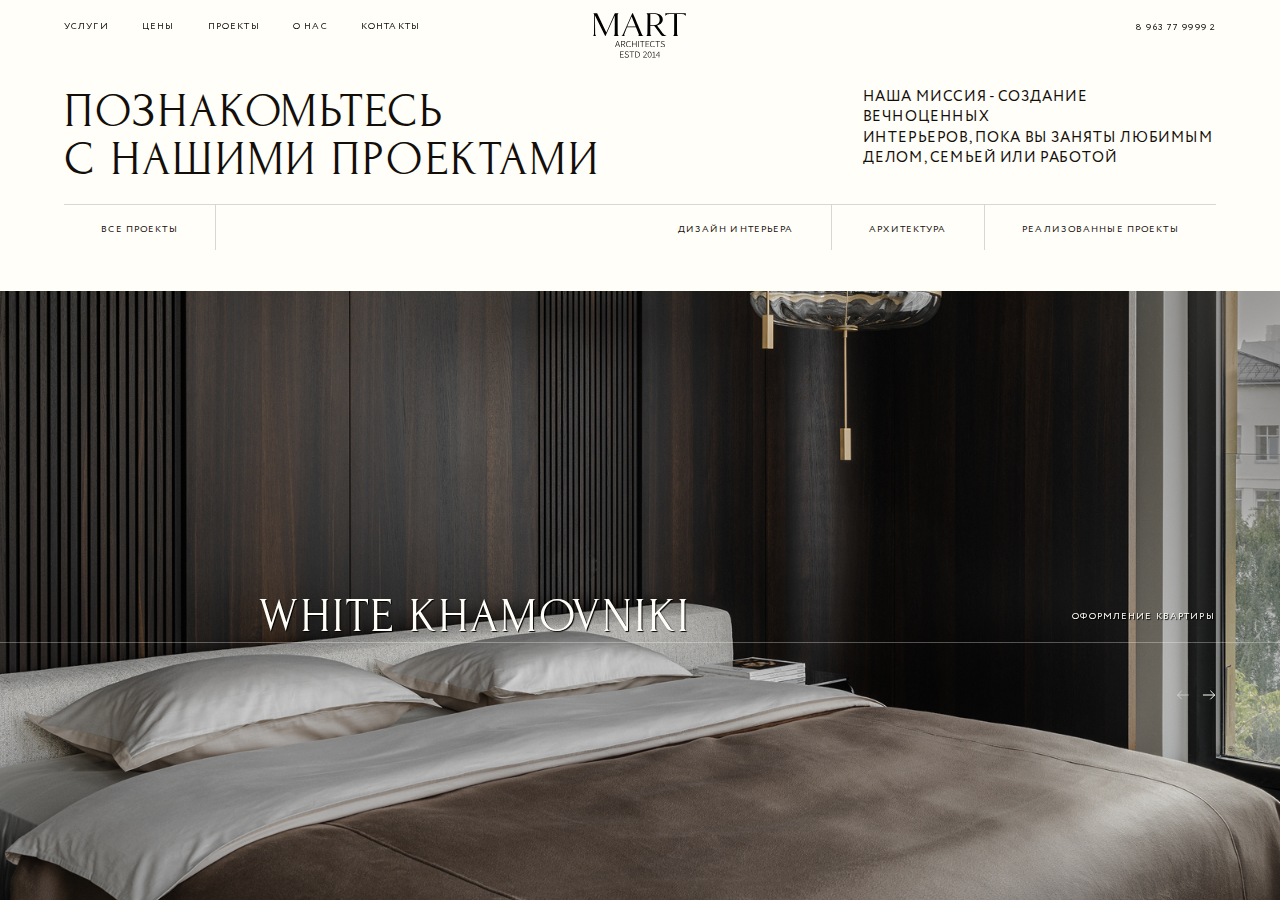
<file: src/pages/projects.html>
<!DOCTYPE html>
<html lang="ru">
<head>
    <meta charset="UTF-8">
    <meta name="viewport" content="width=device-width, initial-scale=1.0">
    <title>MART</title>
    <link rel="stylesheet" href="../assets/css/_fonts.css">
    <link rel="stylesheet" href="../assets/css/_set.css">
    <link rel="stylesheet" href="../assets/scss/style.css">
    <link rel="stylesheet" href="../assets/scss/animations.css">
    <link rel="stylesheet" href="../assets/scss/mobile.css">
    <link rel="stylesheet" href="../assets/css/swiper.css">
    <link rel="stylesheet" href="../assets/css/pageable.css">
</head>
<body class="isLoading">
<header class="header white">
    <div class="header__container">
        <nav class="header__menu">
            <ul>
                <li class="header__menu-item"><a href="#">Услуги</a></li>
                <li class="header__menu-item"><a href="#">цены</a></li>
                <li class="header__menu-item"><a href="#">Проекты</a></li>
                <li class="header__menu-item"><a href="#">О нас</a></li>
                <li class="header__menu-item"><a href="#">Контакты</a></li>
            </ul>
        </nav>
        <div class="mob-header-icon">
            <svg class="mob-icon" width="24" height="24" viewBox="0 0 24 24" fill="none" xmlns="http://www.w3.org/2000/svg">
                <path d="M3 5H21" stroke="#FFFEF8" stroke-width="1.5" stroke-linecap="round" stroke-linejoin="round"/>
                <path d="M3 12H21" stroke="#FFFEF8" stroke-width="1.5" stroke-linecap="round" stroke-linejoin="round"/>
                <path d="M3 19H21" stroke="#FFFEF8" stroke-width="1.5" stroke-linecap="round" stroke-linejoin="round"/>
            </svg>
        </div>
        <a href="#" class="logo">
            <svg class="logo-top" viewBox="0 0 140 35" xmlns="http://www.w3.org/2000/svg">
                <path d="M38.5139 34.2671V34.6744H31.1519V34.2671C31.2465 34.2331 31.456 34.2018 31.6876 33.9821C32.0927 33.6016 32.5664 32.7158 32.6308 30.5383L32.6368 3.74351L18.7922 34.6744H18.226L2.95684 3.69348L3.18896 30.3598C3.19497 30.5098 3.19714 30.6419 3.19714 30.7633C3.23731 31.6528 3.34821 32.3155 3.49133 32.8068C3.86996 34.1015 4.48167 34.2027 4.66305 34.2671V34.6744H0V34.2779C0 34.2779 1.145 34.2049 1.37617 31.8335C1.37858 31.8246 1.37859 31.8139 1.38027 31.8048C1.43078 31.4709 1.46494 31.0904 1.47889 30.6618L1.82433 4.11493C1.73364 1.14812 0.753396 0.909048 0.525836 0.830552V0.478749H6.19872L19.9969 29.34L32.7973 0.478516H38.2205V0.830303C38.1197 0.864526 37.8844 0.964327 37.6326 1.26443C37.3848 1.55711 37.1289 2.08767 36.9978 3.06647L37.0348 30.4943C37.0993 32.6608 37.5688 33.5503 37.972 33.9325C38.2056 34.1575 38.4194 34.2331 38.5139 34.2671ZM51.3458 20.2882L57.9398 5.40292L63.9648 20.2884L51.3458 20.2882ZM74.6715 33.8126C74.2888 33.4786 73.8353 32.8697 73.3152 31.7425C73.3133 31.739 59.881 0.478516 59.881 0.478516H58.8635L48.8345 23.0709L48.3226 24.2639L45.5577 30.7065C45.3988 31.1258 45.222 31.5381 45.0278 31.9424C45.0259 31.9479 45.0218 31.9532 45.0199 31.9603L44.9917 32.0249C44.7579 32.5766 44.2705 33.2789 44.2705 33.2789C43.5953 34.163 43.0327 34.2259 42.7002 34.2673V34.6742H47.8978V34.2673C47.7794 34.2585 47.3741 34.1948 47.0758 33.8983H47.0739C46.683 33.5161 46.4834 32.6534 47.3741 30.6245L50.9978 21.317H64.4041L68.1997 30.6247C68.256 30.7551 68.3104 30.882 68.3568 31.0016C68.359 31.0033 68.359 31.0052 68.359 31.0052C69.0419 32.7108 68.8766 33.4931 68.5322 33.8646C68.2298 34.1934 67.8122 34.2405 67.6912 34.2671V34.6742H75.6207V34.2673C75.385 34.2386 75.0686 34.1608 74.6715 33.8126ZM91.1756 18.0036H85.9672V1.31707H91.0536C97.059 1.31707 100.013 4.28938 100.013 9.73981C100.013 15.0191 97.2375 18.0036 91.1756 18.0036ZM105.171 30.8733C104.277 29.8455 96.1879 18.6041 96.1879 18.6041C101.568 17.4664 104.723 13.6131 104.697 9.66036C104.663 4.49951 100.182 0.478998 91.2913 0.478998H80.2984V0.830786C80.397 0.864768 80.6369 0.920058 80.8849 1.20939C81.2031 1.57746 81.7913 2.27291 81.8617 3.83756L81.6265 30.5476C81.556 32.6859 81.0864 33.5611 80.6855 33.938C80.4516 34.1577 80.251 34.2456 80.1495 34.2671V34.6744H87.456V34.2671C87.3588 34.2429 87.1421 34.1577 86.9082 33.9325C86.5053 33.5503 86.0358 32.6608 85.9713 30.4943L85.9672 19.0506H90.1588C90.663 19.0447 91.1673 19.0345 91.6714 19.02C91.6714 19.02 92.4103 19.895 92.9903 20.6957L102.053 32.9664C102.797 33.8926 104.333 34.6505 105.507 34.6505H109.949V34.1979C109.949 34.1979 109.153 33.9514 108.267 33.4819C107.416 33.0303 106.553 32.4614 105.171 30.8733ZM139.217 4.19366H138.675C138.675 4.19366 138.194 1.86679 133.544 1.53797L126.035 1.36446L126.083 30.6534C126.163 32.6752 126.604 33.5343 126.986 33.9165H126.988C127.228 34.1541 127.443 34.2314 127.538 34.2671V34.6744H120.309V34.2671C120.405 34.2312 120.622 34.1541 120.859 33.9165C121.252 33.5288 121.698 32.6467 121.768 30.5479L121.77 1.41926L114.232 1.53797C109.582 1.86679 109.096 4.19366 109.096 4.19366H108.559V0.478998H139.217V4.19366Z"></path>
            </svg>
            <svg class="logo-middle" viewBox="0 0 75 10" xmlns="http://www.w3.org/2000/svg">
                <path d="M1.63246 5.60673H6.06928V6.26857H1.63246V5.60673ZM3.41052 0.16607H4.33312L7.74363 9.28131H6.82133L4.94432 4.00542C4.56102 2.94424 4.22556 1.97395 3.89039 0.882477H3.83095C3.50114 1.97655 3.16626 2.94424 2.78266 4.00542L0.881305 9.28131H0L3.41052 0.16607ZM11.9178 4.97543L12.679 4.65575L15.6177 9.28131H14.6193L11.9178 4.97543ZM11.9228 4.53573C13.5895 4.53573 14.5129 3.91771 14.5129 2.62514C14.5129 1.31006 13.5895 0.835742 11.9228 0.835742H10.0794V4.53573H11.9228ZM9.20968 0.16607H12.1017C14.0669 0.16607 15.3957 0.831114 15.3957 2.62514C15.3957 4.33895 14.0669 5.20537 12.1017 5.20537H10.0794V9.28131H9.20939L9.20968 0.16607ZM16.8035 4.71432C16.8035 1.80748 18.5555 0.000183105 21.0475 0.000183105C22.2081 0.000183105 23.1064 0.531626 23.6469 1.10145L23.1521 1.63551C22.6271 1.09021 21.9324 0.723494 21.0588 0.723494C19.0071 0.723494 17.7089 2.25525 17.7089 4.69874C17.7089 7.15289 18.9789 8.72389 21.005 8.72389C21.9921 8.72389 22.7332 8.34159 23.4166 7.63385L23.9113 8.14051C23.1518 8.95933 22.2399 9.4475 20.9637 9.4475C18.5385 9.4475 16.8035 7.63156 16.8035 4.71432ZM25.5892 0.16607H26.4592V4.10266H31.479V0.16607H32.349V9.28131H31.479V4.80866H26.4592V9.28131H25.5892V0.16607ZM34.8717 0.16607H35.7417V9.28131H34.8717V0.16607ZM40.437 0.856801H37.3659V0.16607H44.3785V0.856801H41.307V9.28131H40.437V0.856801ZM46.0202 0.16607H51.4815V0.856801H46.8902V4.11305H50.7512V4.80347H46.8902V8.5906H51.6301V9.28131H46.0202V0.16607ZM52.671 4.71432C52.671 1.80748 54.4228 0.000183105 56.9149 0.000183105C58.0755 0.000183105 58.9738 0.531626 59.5143 1.10145L59.0195 1.63551C58.4945 1.09021 57.7998 0.723494 56.9262 0.723494C54.8745 0.723494 53.5763 2.25525 53.5763 4.69874C53.5763 7.15289 54.8463 8.72389 56.8724 8.72389C57.8595 8.72389 58.6006 8.34159 59.284 7.63385L59.7787 8.14051C59.0192 8.95933 58.1073 9.4475 56.8311 9.4475C54.4059 9.4475 52.671 7.63156 52.671 4.71432ZM63.7924 0.856801H60.7212V0.16607H67.7336V0.856801H64.6624V9.28131H63.7924V0.856801ZM68.4434 8.08078L68.9848 7.52566C69.6947 8.25157 70.704 8.72389 71.8064 8.72389C73.2344 8.72389 74.119 8.02769 74.119 7.00777C74.119 5.93765 73.3488 5.59719 72.3962 5.20221L70.9349 4.5966C70.061 4.2423 68.9462 3.65026 68.9462 2.30344C68.9462 0.957202 70.195 0.000183105 71.8756 0.000183105C73.0511 0.000183105 74.031 0.489214 74.6592 1.10376L74.1757 1.63292C73.5925 1.07983 72.8327 0.723494 71.8756 0.723494C70.6449 0.723494 69.8221 1.32477 69.8221 2.25468C69.8221 3.25729 70.7605 3.63467 71.4947 3.9304L72.9501 4.52852C74.0604 4.98294 75 5.56748 75 6.94892C75 8.36007 73.7496 9.4475 71.7951 9.4475C70.3798 9.4475 69.2448 8.897 68.4434 8.08078Z"></path>
            </svg>
            <svg class="logo-bottom" viewBox="0 0 61 10" xmlns="http://www.w3.org/2000/svg">
                <path d="M0.101873 0.715385H5.56261V1.40612H0.971874V4.66236H4.83255V5.35278H0.971586V9.13991H5.71146V9.83062H0.101562L0.101873 0.715385ZM6.83493 8.63009L7.37631 8.07497C8.08646 8.80089 9.09553 9.2732 10.1979 9.2732C11.6259 9.2732 12.5105 8.577 12.5105 7.55708C12.5105 6.48696 11.7403 6.14651 10.7877 5.75152L9.3264 5.14591C8.45283 4.79161 7.33768 4.19957 7.33768 2.85275C7.33768 1.50651 8.58654 0.5495 10.2674 0.5495C11.4426 0.5495 12.4225 1.03853 13.0507 1.65308L12.5672 2.18224C11.984 1.62914 11.2242 1.27281 10.2674 1.27281C9.0364 1.27281 8.21363 1.87409 8.21363 2.80399C8.21363 3.8066 9.15199 4.18398 9.88651 4.47971L11.3416 5.07783C12.452 5.53225 13.3918 6.11679 13.3918 7.49823C13.3918 8.90938 12.1412 9.99681 10.1866 9.99681C8.77136 9.99681 7.6363 9.44631 6.83493 8.63009ZM17.4046 1.40612H14.3334V0.715385H21.3458V1.40612H18.2746V9.83062H17.4046V1.40612ZM25.2403 9.15578C27.7778 9.15578 28.9296 7.59546 28.9296 5.24258C28.9296 2.89027 27.7781 1.39081 25.2403 1.39081H23.8578V9.15578H25.2403ZM22.9877 0.715385H25.317C28.3403 0.715385 29.8349 2.4396 29.8349 5.24258C29.8349 8.04613 28.3403 9.83062 25.3452 9.83062H22.9877V0.715385ZM34.5258 9.35053C37.5595 6.49475 39.1432 4.86922 39.1432 3.36314C39.1432 2.29273 38.5211 1.48055 37.1581 1.48055C36.3148 1.48055 35.5714 1.96324 35.0033 2.60347L34.4791 2.13895C35.2208 1.37177 36.0667 0.816077 37.2499 0.816077C38.9641 0.816077 39.9907 1.81726 39.9907 3.33718C39.9907 5.06456 38.294 6.73942 35.7785 9.20599C36.3035 9.1731 36.8684 9.13991 37.3824 9.13991H40.4619V9.83062H34.5258V9.35053ZM46.5767 5.37616C46.5767 2.71225 45.7551 1.47506 44.5059 1.47506C43.2568 1.47506 42.4355 2.71224 42.4355 5.37586C42.4355 8.04007 43.2568 9.33725 44.5059 9.33725C45.7551 9.33725 46.5767 8.04036 46.5767 5.37616ZM41.5934 5.37586C41.5934 2.42689 42.6613 0.816077 44.5059 0.816077C46.3503 0.816077 47.4181 2.4295 47.4181 5.37616C47.4181 8.32571 46.3503 9.99711 44.5062 9.99711C42.6613 9.99711 41.5934 8.32541 41.5934 5.37586ZM48.5169 9.15578H50.7377V2.0948H49.0218V1.57114C49.8288 1.44448 50.4418 1.24021 50.9151 0.982561H51.5834V9.15578H53.6211V9.83093H48.5169V9.15578ZM58.1827 3.58242C58.1827 3.15541 58.2181 2.42633 58.2481 1.99961H58.1887C57.9501 2.39084 57.6815 2.73735 57.4132 3.15138L54.8073 6.60294H60.3711V7.25672H53.8443V6.76395L58.1521 0.981982H58.9948V9.83062H58.1827V3.58242Z"></path>
            </svg>
        </a>
        <div class="header__phone">
            <a href="tel:8 963 77 9999 2">
                <span class="desktop">8 963 77 9999 2</span>
            </a>
        </div>
        <div class="mob-phone">
            <svg class="icon-phone" width="24" height="24" viewBox="0 0 24 24" fill="none" xmlns="http://www.w3.org/2000/svg">
                <path d="M21.97 18.33C21.97 18.69 21.89 19.06 21.72 19.42C21.55 19.78 21.33 20.12 21.04 20.44C20.55 20.98 20.01 21.37 19.4 21.62C18.8 21.87 18.15 22 17.45 22C16.43 22 15.34 21.76 14.19 21.27C13.04 20.78 11.89 20.12 10.75 19.29C9.6 18.45 8.51 17.52 7.47 16.49C6.44 15.45 5.51 14.36 4.68 13.22C3.86 12.08 3.2 10.94 2.72 9.81C2.24 8.67 2 7.58 2 6.54C2 5.86 2.12 5.21 2.36 4.61C2.6 4 2.98 3.44 3.51 2.94C4.15 2.31 4.85 2 5.59 2C5.87 2 6.15 2.06 6.4 2.18C6.66 2.3 6.89 2.48 7.07 2.74L9.39 6.01C9.57 6.26 9.7 6.49 9.79 6.71C9.88 6.92 9.93 7.13 9.93 7.32C9.93 7.56 9.86 7.8 9.72 8.03C9.59 8.26 9.4 8.5 9.16 8.74L8.4 9.53C8.29 9.64 8.24 9.77 8.24 9.93C8.24 10.01 8.25 10.08 8.27 10.16C8.3 10.24 8.33 10.3 8.35 10.36C8.53 10.69 8.84 11.12 9.28 11.64C9.73 12.16 10.21 12.69 10.73 13.22C11.27 13.75 11.79 14.24 12.32 14.69C12.84 15.13 13.27 15.43 13.61 15.61C13.66 15.63 13.72 15.66 13.79 15.69C13.87 15.72 13.95 15.73 14.04 15.73C14.21 15.73 14.34 15.67 14.45 15.56L15.21 14.81C15.46 14.56 15.7 14.37 15.93 14.25C16.16 14.11 16.39 14.04 16.64 14.04C16.83 14.04 17.03 14.08 17.25 14.17C17.47 14.26 17.7 14.39 17.95 14.56L21.26 16.91C21.52 17.09 21.7 17.3 21.81 17.55C21.91 17.8 21.97 18.05 21.97 18.33Z" fill="#FFFEF8"/>
            </svg>
        </div>
    </div>
</header>
<div id="loading-section">
    <div class="logo">
        <svg class="logo-top" viewBox="0 0 140 35" xmlns="http://www.w3.org/2000/svg">
            <path d="M38.5139 34.2671V34.6744H31.1519V34.2671C31.2465 34.2331 31.456 34.2018 31.6876 33.9821C32.0927 33.6016 32.5664 32.7158 32.6308 30.5383L32.6368 3.74351L18.7922 34.6744H18.226L2.95684 3.69348L3.18896 30.3598C3.19497 30.5098 3.19714 30.6419 3.19714 30.7633C3.23731 31.6528 3.34821 32.3155 3.49133 32.8068C3.86996 34.1015 4.48167 34.2027 4.66305 34.2671V34.6744H0V34.2779C0 34.2779 1.145 34.2049 1.37617 31.8335C1.37858 31.8246 1.37859 31.8139 1.38027 31.8048C1.43078 31.4709 1.46494 31.0904 1.47889 30.6618L1.82433 4.11493C1.73364 1.14812 0.753396 0.909048 0.525836 0.830552V0.478749H6.19872L19.9969 29.34L32.7973 0.478516H38.2205V0.830303C38.1197 0.864526 37.8844 0.964327 37.6326 1.26443C37.3848 1.55711 37.1289 2.08767 36.9978 3.06647L37.0348 30.4943C37.0993 32.6608 37.5688 33.5503 37.972 33.9325C38.2056 34.1575 38.4194 34.2331 38.5139 34.2671ZM51.3458 20.2882L57.9398 5.40292L63.9648 20.2884L51.3458 20.2882ZM74.6715 33.8126C74.2888 33.4786 73.8353 32.8697 73.3152 31.7425C73.3133 31.739 59.881 0.478516 59.881 0.478516H58.8635L48.8345 23.0709L48.3226 24.2639L45.5577 30.7065C45.3988 31.1258 45.222 31.5381 45.0278 31.9424C45.0259 31.9479 45.0218 31.9532 45.0199 31.9603L44.9917 32.0249C44.7579 32.5766 44.2705 33.2789 44.2705 33.2789C43.5953 34.163 43.0327 34.2259 42.7002 34.2673V34.6742H47.8978V34.2673C47.7794 34.2585 47.3741 34.1948 47.0758 33.8983H47.0739C46.683 33.5161 46.4834 32.6534 47.3741 30.6245L50.9978 21.317H64.4041L68.1997 30.6247C68.256 30.7551 68.3104 30.882 68.3568 31.0016C68.359 31.0033 68.359 31.0052 68.359 31.0052C69.0419 32.7108 68.8766 33.4931 68.5322 33.8646C68.2298 34.1934 67.8122 34.2405 67.6912 34.2671V34.6742H75.6207V34.2673C75.385 34.2386 75.0686 34.1608 74.6715 33.8126ZM91.1756 18.0036H85.9672V1.31707H91.0536C97.059 1.31707 100.013 4.28938 100.013 9.73981C100.013 15.0191 97.2375 18.0036 91.1756 18.0036ZM105.171 30.8733C104.277 29.8455 96.1879 18.6041 96.1879 18.6041C101.568 17.4664 104.723 13.6131 104.697 9.66036C104.663 4.49951 100.182 0.478998 91.2913 0.478998H80.2984V0.830786C80.397 0.864768 80.6369 0.920058 80.8849 1.20939C81.2031 1.57746 81.7913 2.27291 81.8617 3.83756L81.6265 30.5476C81.556 32.6859 81.0864 33.5611 80.6855 33.938C80.4516 34.1577 80.251 34.2456 80.1495 34.2671V34.6744H87.456V34.2671C87.3588 34.2429 87.1421 34.1577 86.9082 33.9325C86.5053 33.5503 86.0358 32.6608 85.9713 30.4943L85.9672 19.0506H90.1588C90.663 19.0447 91.1673 19.0345 91.6714 19.02C91.6714 19.02 92.4103 19.895 92.9903 20.6957L102.053 32.9664C102.797 33.8926 104.333 34.6505 105.507 34.6505H109.949V34.1979C109.949 34.1979 109.153 33.9514 108.267 33.4819C107.416 33.0303 106.553 32.4614 105.171 30.8733ZM139.217 4.19366H138.675C138.675 4.19366 138.194 1.86679 133.544 1.53797L126.035 1.36446L126.083 30.6534C126.163 32.6752 126.604 33.5343 126.986 33.9165H126.988C127.228 34.1541 127.443 34.2314 127.538 34.2671V34.6744H120.309V34.2671C120.405 34.2312 120.622 34.1541 120.859 33.9165C121.252 33.5288 121.698 32.6467 121.768 30.5479L121.77 1.41926L114.232 1.53797C109.582 1.86679 109.096 4.19366 109.096 4.19366H108.559V0.478998H139.217V4.19366Z"></path>
        </svg>
        <svg class="logo-middle" viewBox="0 0 75 10" xmlns="http://www.w3.org/2000/svg">
            <path d="M1.63246 5.60673H6.06928V6.26857H1.63246V5.60673ZM3.41052 0.16607H4.33312L7.74363 9.28131H6.82133L4.94432 4.00542C4.56102 2.94424 4.22556 1.97395 3.89039 0.882477H3.83095C3.50114 1.97655 3.16626 2.94424 2.78266 4.00542L0.881305 9.28131H0L3.41052 0.16607ZM11.9178 4.97543L12.679 4.65575L15.6177 9.28131H14.6193L11.9178 4.97543ZM11.9228 4.53573C13.5895 4.53573 14.5129 3.91771 14.5129 2.62514C14.5129 1.31006 13.5895 0.835742 11.9228 0.835742H10.0794V4.53573H11.9228ZM9.20968 0.16607H12.1017C14.0669 0.16607 15.3957 0.831114 15.3957 2.62514C15.3957 4.33895 14.0669 5.20537 12.1017 5.20537H10.0794V9.28131H9.20939L9.20968 0.16607ZM16.8035 4.71432C16.8035 1.80748 18.5555 0.000183105 21.0475 0.000183105C22.2081 0.000183105 23.1064 0.531626 23.6469 1.10145L23.1521 1.63551C22.6271 1.09021 21.9324 0.723494 21.0588 0.723494C19.0071 0.723494 17.7089 2.25525 17.7089 4.69874C17.7089 7.15289 18.9789 8.72389 21.005 8.72389C21.9921 8.72389 22.7332 8.34159 23.4166 7.63385L23.9113 8.14051C23.1518 8.95933 22.2399 9.4475 20.9637 9.4475C18.5385 9.4475 16.8035 7.63156 16.8035 4.71432ZM25.5892 0.16607H26.4592V4.10266H31.479V0.16607H32.349V9.28131H31.479V4.80866H26.4592V9.28131H25.5892V0.16607ZM34.8717 0.16607H35.7417V9.28131H34.8717V0.16607ZM40.437 0.856801H37.3659V0.16607H44.3785V0.856801H41.307V9.28131H40.437V0.856801ZM46.0202 0.16607H51.4815V0.856801H46.8902V4.11305H50.7512V4.80347H46.8902V8.5906H51.6301V9.28131H46.0202V0.16607ZM52.671 4.71432C52.671 1.80748 54.4228 0.000183105 56.9149 0.000183105C58.0755 0.000183105 58.9738 0.531626 59.5143 1.10145L59.0195 1.63551C58.4945 1.09021 57.7998 0.723494 56.9262 0.723494C54.8745 0.723494 53.5763 2.25525 53.5763 4.69874C53.5763 7.15289 54.8463 8.72389 56.8724 8.72389C57.8595 8.72389 58.6006 8.34159 59.284 7.63385L59.7787 8.14051C59.0192 8.95933 58.1073 9.4475 56.8311 9.4475C54.4059 9.4475 52.671 7.63156 52.671 4.71432ZM63.7924 0.856801H60.7212V0.16607H67.7336V0.856801H64.6624V9.28131H63.7924V0.856801ZM68.4434 8.08078L68.9848 7.52566C69.6947 8.25157 70.704 8.72389 71.8064 8.72389C73.2344 8.72389 74.119 8.02769 74.119 7.00777C74.119 5.93765 73.3488 5.59719 72.3962 5.20221L70.9349 4.5966C70.061 4.2423 68.9462 3.65026 68.9462 2.30344C68.9462 0.957202 70.195 0.000183105 71.8756 0.000183105C73.0511 0.000183105 74.031 0.489214 74.6592 1.10376L74.1757 1.63292C73.5925 1.07983 72.8327 0.723494 71.8756 0.723494C70.6449 0.723494 69.8221 1.32477 69.8221 2.25468C69.8221 3.25729 70.7605 3.63467 71.4947 3.9304L72.9501 4.52852C74.0604 4.98294 75 5.56748 75 6.94892C75 8.36007 73.7496 9.4475 71.7951 9.4475C70.3798 9.4475 69.2448 8.897 68.4434 8.08078Z"></path>
        </svg>
        <svg class="logo-bottom" viewBox="0 0 61 10" xmlns="http://www.w3.org/2000/svg">
            <path d="M0.101873 0.715385H5.56261V1.40612H0.971874V4.66236H4.83255V5.35278H0.971586V9.13991H5.71146V9.83062H0.101562L0.101873 0.715385ZM6.83493 8.63009L7.37631 8.07497C8.08646 8.80089 9.09553 9.2732 10.1979 9.2732C11.6259 9.2732 12.5105 8.577 12.5105 7.55708C12.5105 6.48696 11.7403 6.14651 10.7877 5.75152L9.3264 5.14591C8.45283 4.79161 7.33768 4.19957 7.33768 2.85275C7.33768 1.50651 8.58654 0.5495 10.2674 0.5495C11.4426 0.5495 12.4225 1.03853 13.0507 1.65308L12.5672 2.18224C11.984 1.62914 11.2242 1.27281 10.2674 1.27281C9.0364 1.27281 8.21363 1.87409 8.21363 2.80399C8.21363 3.8066 9.15199 4.18398 9.88651 4.47971L11.3416 5.07783C12.452 5.53225 13.3918 6.11679 13.3918 7.49823C13.3918 8.90938 12.1412 9.99681 10.1866 9.99681C8.77136 9.99681 7.6363 9.44631 6.83493 8.63009ZM17.4046 1.40612H14.3334V0.715385H21.3458V1.40612H18.2746V9.83062H17.4046V1.40612ZM25.2403 9.15578C27.7778 9.15578 28.9296 7.59546 28.9296 5.24258C28.9296 2.89027 27.7781 1.39081 25.2403 1.39081H23.8578V9.15578H25.2403ZM22.9877 0.715385H25.317C28.3403 0.715385 29.8349 2.4396 29.8349 5.24258C29.8349 8.04613 28.3403 9.83062 25.3452 9.83062H22.9877V0.715385ZM34.5258 9.35053C37.5595 6.49475 39.1432 4.86922 39.1432 3.36314C39.1432 2.29273 38.5211 1.48055 37.1581 1.48055C36.3148 1.48055 35.5714 1.96324 35.0033 2.60347L34.4791 2.13895C35.2208 1.37177 36.0667 0.816077 37.2499 0.816077C38.9641 0.816077 39.9907 1.81726 39.9907 3.33718C39.9907 5.06456 38.294 6.73942 35.7785 9.20599C36.3035 9.1731 36.8684 9.13991 37.3824 9.13991H40.4619V9.83062H34.5258V9.35053ZM46.5767 5.37616C46.5767 2.71225 45.7551 1.47506 44.5059 1.47506C43.2568 1.47506 42.4355 2.71224 42.4355 5.37586C42.4355 8.04007 43.2568 9.33725 44.5059 9.33725C45.7551 9.33725 46.5767 8.04036 46.5767 5.37616ZM41.5934 5.37586C41.5934 2.42689 42.6613 0.816077 44.5059 0.816077C46.3503 0.816077 47.4181 2.4295 47.4181 5.37616C47.4181 8.32571 46.3503 9.99711 44.5062 9.99711C42.6613 9.99711 41.5934 8.32541 41.5934 5.37586ZM48.5169 9.15578H50.7377V2.0948H49.0218V1.57114C49.8288 1.44448 50.4418 1.24021 50.9151 0.982561H51.5834V9.15578H53.6211V9.83093H48.5169V9.15578ZM58.1827 3.58242C58.1827 3.15541 58.2181 2.42633 58.2481 1.99961H58.1887C57.9501 2.39084 57.6815 2.73735 57.4132 3.15138L54.8073 6.60294H60.3711V7.25672H53.8443V6.76395L58.1521 0.981982H58.9948V9.83062H58.1827V3.58242Z"></path>
        </svg>
    </div>
</div>
<div id="container">
    <div data-anchor="holder" class="holder"></div>
    <div animation-steps="2" animation-mob-steps="2" animation-step="-1" white-header-steps="1" data-anchor="projects" class="animation-state-0 projects-section">
        <section class="projects">
            <div class="projects-top project-page">
                <div class="projects-top__content">
                    <div class="animation-slide-down__container">
                        <div class="projects-top__title animation-slide-down duration-1 animation-delay-05">
                            Познакомьтесь<br>
                            с нашими проектами
                        </div>
                    </div>
                    <div class="projects-top__right">
                        <div class="animation-slide-down__container">
                            <div class="projects-top__sub-title animation-slide-down duration-1 animation-delay-05">
                                Наша миссия - создание вечноценных<br>
                                интерьеров, пока вы заняты любимым<br>
                                делом, семьей или работой
                            </div>
                        </div>
                    </div>
                </div>
                <div class="projects-top__menu">
                    <a href="#" class="projects-top__menu-item">
                        Все проекты
                    </a>
                    <div class="projects-top__menu-right">
                        <a href="#" class="projects-top__menu-item">
                            Дизайн интерьера
                        </a>
                        <a href="#" class="projects-top__menu-item">
                            Архитектура
                        </a>
                        <a href="#" class="projects-top__menu-item">
                            Реализованные проекты
                        </a>
                    </div>
                </div>
            </div>
            <div class="swiper projects-swiper">
                <div class="swiper-wrapper">
                    <div class="swiper-slide">
                        <div class="projects-swiper-slide__content">
                            <div class="projects-swiper-slide__button-anchor">
                                <div class="main-view__button-text-wrapper">
                                    <div class="main-view__button-text">оставить<br>заявку</div>
                                </div>
                                <div class="main-view__arrow-wrapper">
                                    <div class="main-view__arrow">
                                        <svg class="icon-arrow-right" width="24" height="24" viewBox="0 0 24 24" fill="none" xmlns="http://www.w3.org/2000/svg">
                                            <path d="M14.4297 5.92969L20.4997 11.9997L14.4297 18.0697" stroke="#FFFEF8" stroke-width="1.5" stroke-miterlimit="10" stroke-linecap="round" stroke-linejoin="round"></path>
                                            <path d="M3.5 12H20.33" stroke="#FFFEF8" stroke-width="1.5" stroke-miterlimit="10" stroke-linecap="round" stroke-linejoin="round"></path>
                                        </svg>
                                    </div>
                                </div>
                                <div class="animation-button-height">
                                    <div class="round-button"></div>
                                </div>
                            </div>
                            <div class="projects-swiper-slide__title">
                                <div class="projects-swiper-slide__title-animation-wrapper">
                                    <div class="projects-swiper-slide__title-animation">White Khamovniki</div>
                                </div>
                            </div>
                            <div class="projects-swiper-slide__text">
                                <div class="projects-swiper-slide__text-animation-wrapper">
                                    <div class="projects-swiper-slide__text-animation">Оформление квартиры</div>
                                </div>
                            </div>
                        </div>
                        <div class="projects-swiper-slide__wrapper">
                            <img src="../assets/images/069_DSCF4268-HDR.png" alt="">
                        </div>
                    </div>
                    <div class="swiper-slide">
                        <div class="projects-swiper-slide__wrapper">
                            <img src="../assets/images/MSC-21.png" alt="">
                        </div>
                    </div>
                    <div class="swiper-slide">
                        <div class="projects-swiper-slide__wrapper">
                            <img src="../assets/images/069_DSCF4268-HDR.png" alt="">
                        </div>
                    </div>
                    <div class="swiper-slide">
                        <div class="projects-swiper-slide__wrapper">
                            <img src="../assets/images/MSC-21.png" alt="">
                        </div>
                    </div>
                    <div class="swiper-slide">
                        <div class="projects-swiper-slide__wrapper">
                            <img src="../assets/images/069_DSCF4268-HDR.png" alt="">
                        </div>
                    </div>
                </div>
            </div>
            <div class="projects__gray-line"></div>
            <div class="projects-swiper__navigation">
                <div class="projects-swiper__navigation-animation">
                    <div class="projects-swiper__prev">
                        <svg class="icon-arrow-left" width="24" height="25" viewBox="0 0 24 25" fill="none" xmlns="http://www.w3.org/2000/svg">
                            <path d="M9.57031 6.42969L3.50031 12.4997L9.57031 18.5697" stroke="#FFFEF8" stroke-width="1.5" stroke-miterlimit="10" stroke-linecap="round" stroke-linejoin="round"/>
                            <path d="M20.5 12.5H3.67" stroke="#FFFEF8" stroke-width="1.5" stroke-miterlimit="10" stroke-linecap="round" stroke-linejoin="round"/>
                        </svg>
                    </div>
                    <div class="projects-swiper__next">
                        <svg class="icon-arrow-right" width="24" height="24" viewBox="0 0 24 24" fill="none" xmlns="http://www.w3.org/2000/svg">
                            <path d="M14.4297 5.92969L20.4997 11.9997L14.4297 18.0697" stroke="#FFFEF8" stroke-width="1.5" stroke-miterlimit="10" stroke-linecap="round" stroke-linejoin="round"/>
                            <path d="M3.5 12H20.33" stroke="#FFFEF8" stroke-width="1.5" stroke-miterlimit="10" stroke-linecap="round" stroke-linejoin="round"/>
                        </svg>
                    </div>
                </div>
            </div>
        </section>
    </div>
    <div animation-mob-steps="2" animation-step="0" class="animation-state-0" data-anchor="feedback">
        <section class="feedback">
            <div class="feedback__scroll">
                <div class="feedback__content">
                    <div class="feedback__top">
                        <div class="feedback__top-animation">
                            <div class="feedback__title">
                                Проектирование и ремонт могут<br>
                                быть приятными и увлекательными
                            </div>
                            <div class="feedback__title-desc">
                                А результат будет радовать <br class="br-mob"> Вас долгие годы
                            </div>
                        </div>
                    </div>
                    <div class="feedback__middle">
                        <div class="feedback-form">
                            <div class="feedback-form__title">
                                <div class="animation-slide-up__container">
                                    <div class="animation-slide-up duration-1 animation-delay-05">
                                        Оставьте свои контакты<br>
                                        для связи
                                    </div>
                                </div>
                            </div>
                            <div class="feedback-form__wrapper">
                                <input class="input-text" type="text" name="phone" placeholder="+7 ( ___ ) ___ - __ - __" autocomplete="off">
                                <div class="primary-button">
                                    <div class="primary-button__circle-anchor">
                                        <div class="primary-button__circle-animation animation-delay-1">
                                            <div class="primary-button__circle"></div>
                                        </div>
                                    </div>
                                    <div class="animation-slide-up__container">
                                        <div class="primary-button__arrow animation-slide-up duration-1  animation-delay-1">
                                            <svg class="icon-arrow-right" width="24" height="24" viewBox="0 0 24 24" fill="none" xmlns="http://www.w3.org/2000/svg">
                                                <path d="M14.4297 5.92969L20.4997 11.9997L14.4297 18.0697" stroke="#FFFEF8" stroke-width="1.5" stroke-miterlimit="10" stroke-linecap="round" stroke-linejoin="round"></path>
                                                <path d="M3.5 12H20.33" stroke="#FFFEF8" stroke-width="1.5" stroke-miterlimit="10" stroke-linecap="round" stroke-linejoin="round"></path>
                                            </svg>
                                        </div>
                                    </div>
                                </div>
                            </div>
                            <div class="feedback-form__err">Это поле обязательно</div>
                            <div class="feedback-form__desc">
                                <div class="animation-slide-down__container">
                                    <div class="animation-slide-down duration-1 animation-delay-05">
                                        Отправляя форму, вы принимаете<br>
                                        пользовательское соглашение
                                    </div>
                                </div>
                            </div>
                            <div class="contacts-block">
                                <div class="contacts-block__title">
                                    <div class="animation-slide-up__container">
                                        <div class="animation-slide-up duration-1 animation-delay-07">или напишите нам</div>
                                    </div>
                                </div>
                                <div class="contacts-block__links">
                                    <div class="animation-slide-up__container">
                                        <div class="animation-slide-up duration-1 animation-delay-07">
                                            <a href="#" class="contacts-block__link">
                                                <svg width="32" height="32" viewBox="0 0 32 32" fill="none" xmlns="http://www.w3.org/2000/svg">
                                                    <path d="M28.975 3.17096L2.40082 13.7606C0.587232 14.5133 0.597724 15.5588 2.06808 16.025L8.89074 18.2244L24.6764 7.93218C25.4228 7.46287 26.1048 7.71534 25.5442 8.22956L12.7547 20.1574H12.7517L12.7547 20.159L12.2841 27.4263C12.9736 27.4263 13.2778 27.0994 13.6645 26.7138L16.9784 23.3837L23.8715 28.6452C25.1425 29.3685 26.0553 28.9968 26.3716 27.4293L30.8965 5.39203C31.3597 3.47299 30.1876 2.60407 28.975 3.17096Z" fill="#140E0A"/>
                                                </svg>
                                            </a>
                                        </div>
                                    </div>
                                    <div class="animation-slide-up__container">
                                        <div class="animation-slide-up duration-1 animation-delay-07">
                                            <a href="#" class="contacts-block__link">
                                                <svg width="32" height="32" viewBox="0 0 32 32" fill="none" xmlns="http://www.w3.org/2000/svg">
                                                    <path d="M17.3688 2.66602C18.8688 2.67002 19.6302 2.67802 20.2875 2.69668L20.5462 2.70602C20.8448 2.71668 21.1395 2.73002 21.4955 2.74602C22.9142 2.81268 23.8822 3.03668 24.7315 3.36602C25.6115 3.70468 26.3528 4.16335 27.0942 4.90335C27.7724 5.56966 28.2971 6.37598 28.6315 7.26602C28.9608 8.11535 29.1848 9.08335 29.2515 10.5033C29.2675 10.858 29.2808 11.1527 29.2915 11.4527L29.2995 11.7113C29.3195 12.3673 29.3275 13.1287 29.3302 14.6287L29.3315 15.6234V17.37C29.3347 18.3426 29.3245 19.3151 29.3008 20.2873L29.2928 20.546C29.2822 20.846 29.2688 21.1407 29.2528 21.4953C29.1862 22.9153 28.9595 23.882 28.6315 24.7327C28.2971 25.6227 27.7724 26.429 27.0942 27.0954C26.4278 27.7736 25.6215 28.2983 24.7315 28.6327C23.8822 28.962 22.9142 29.186 21.4955 29.2527L20.5462 29.2927L20.2875 29.3007C19.6302 29.3193 18.8688 29.3287 17.3688 29.3314L16.3742 29.3327H14.6288C13.6558 29.3361 12.6829 29.3259 11.7102 29.302L11.4515 29.294C11.135 29.282 10.8185 29.2683 10.5022 29.2527C9.08349 29.186 8.11549 28.962 7.26482 28.6327C6.37526 28.2981 5.56941 27.7734 4.90349 27.0954C4.22475 26.4292 3.69963 25.6228 3.36482 24.7327C3.03549 23.8833 2.81149 22.9153 2.74482 21.4953L2.70482 20.546L2.69815 20.2873C2.67358 19.3151 2.66246 18.3426 2.66482 17.37V14.6287C2.66113 13.6561 2.67091 12.6836 2.69415 11.7113L2.70349 11.4527C2.71415 11.1527 2.72749 10.858 2.74349 10.5033C2.81015 9.08335 3.03415 8.11668 3.36349 7.26602C3.69908 6.37561 4.22512 5.56926 4.90482 4.90335C5.57036 4.22541 6.37574 3.70078 7.26482 3.36602C8.11549 3.03668 9.08215 2.81268 10.5022 2.74602C10.8568 2.73002 11.1528 2.71668 11.4515 2.70602L11.7102 2.69802C12.6824 2.67433 13.6549 2.6641 14.6275 2.66735L17.3688 2.66602ZM15.9982 9.33268C14.23 9.33268 12.5344 10.0351 11.2841 11.2853C10.0339 12.5355 9.33149 14.2312 9.33149 15.9993C9.33149 17.7675 10.0339 19.4632 11.2841 20.7134C12.5344 21.9636 14.23 22.666 15.9982 22.666C17.7663 22.666 19.462 21.9636 20.7122 20.7134C21.9624 19.4632 22.6648 17.7675 22.6648 15.9993C22.6648 14.2312 21.9624 12.5355 20.7122 11.2853C19.462 10.0351 17.7663 9.33268 15.9982 9.33268ZM15.9982 11.9993C16.5234 11.9993 17.0436 12.1026 17.5289 12.3036C18.0143 12.5045 18.4553 12.7991 18.8268 13.1705C19.1983 13.5418 19.493 13.9827 19.6941 14.468C19.8952 14.9533 19.9987 15.4734 19.9988 15.9987C19.9989 16.524 19.8955 17.0441 19.6946 17.5295C19.4937 18.0148 19.1991 18.4558 18.8277 18.8273C18.4563 19.1988 18.0154 19.4935 17.5302 19.6946C17.0449 19.8957 16.5248 19.9993 15.9995 19.9993C14.9386 19.9993 13.9212 19.5779 13.1711 18.8278C12.4209 18.0776 11.9995 17.0602 11.9995 15.9993C11.9995 14.9385 12.4209 13.9211 13.1711 13.1709C13.9212 12.4208 14.9386 11.9993 15.9995 11.9993M22.9995 7.33268C22.5575 7.33268 22.1335 7.50828 21.821 7.82084C21.5084 8.1334 21.3328 8.55732 21.3328 8.99935C21.3328 9.44138 21.5084 9.8653 21.821 10.1779C22.1335 10.4904 22.5575 10.666 22.9995 10.666C23.4415 10.666 23.8654 10.4904 24.178 10.1779C24.4906 9.8653 24.6662 9.44138 24.6662 8.99935C24.6662 8.55732 24.4906 8.1334 24.178 7.82084C23.8654 7.50828 23.4415 7.33268 22.9995 7.33268Z" fill="#140E0A"/>
                                                </svg>
                                            </a>
                                        </div>
                                    </div>
                                    <div class="animation-slide-up__container">
                                        <div class="animation-slide-up duration-1 animation-delay-07">
                                            <a href="#" class="contacts-block__link">
                                                <svg width="32" height="32" viewBox="0 0 32 32" fill="none" xmlns="http://www.w3.org/2000/svg">
                                                    <path d="M16.0052 2.66602C23.3692 2.66602 29.3386 8.63535 29.3386 15.9993C29.3386 23.3633 23.3692 29.3327 16.0052 29.3327C13.6489 29.3367 11.334 28.7131 9.29856 27.526L2.67723 29.3327L4.4799 22.7087C3.29184 20.6726 2.66777 18.3567 2.6719 15.9993C2.6719 8.63535 8.64123 2.66602 16.0052 2.66602ZM11.4612 9.73268L11.1946 9.74335C11.0222 9.75523 10.8537 9.80051 10.6986 9.87668C10.554 9.9587 10.422 10.0611 10.3066 10.1807C10.1466 10.3313 10.0559 10.462 9.95856 10.5887C9.46539 11.2299 9.19986 12.0171 9.2039 12.826C9.20656 13.4793 9.37723 14.1153 9.6439 14.71C10.1892 15.9127 11.0866 17.186 12.2706 18.366C12.5559 18.65 12.8359 18.9354 13.1372 19.2007C14.6085 20.4959 16.3616 21.43 18.2572 21.9287L19.0146 22.0447C19.2612 22.058 19.5079 22.0393 19.7559 22.0273C20.1441 22.0069 20.5232 21.9018 20.8666 21.7194C21.041 21.6291 21.2114 21.5313 21.3772 21.426C21.3772 21.426 21.4337 21.3878 21.5439 21.306C21.7239 21.1727 21.8346 21.078 21.9839 20.922C22.0959 20.8065 22.1892 20.6722 22.2639 20.5194C22.3679 20.302 22.4719 19.8873 22.5146 19.542C22.5466 19.278 22.5372 19.134 22.5332 19.0447C22.5279 18.902 22.4092 18.754 22.2799 18.6913L21.5039 18.3433C21.5039 18.3433 20.3439 17.838 19.6346 17.5153C19.5603 17.483 19.4808 17.4645 19.3999 17.4607C19.3087 17.4511 19.2164 17.4613 19.1295 17.4905C19.0425 17.5198 18.9629 17.5673 18.8959 17.63C18.8892 17.6273 18.7999 17.7034 17.8359 18.8713C17.7806 18.9457 17.7044 19.0019 17.617 19.0328C17.5296 19.0636 17.435 19.0678 17.3452 19.0447C17.2583 19.0215 17.1732 18.9921 17.0906 18.9567C16.9252 18.8874 16.8679 18.8607 16.7546 18.8127C15.9891 18.4792 15.2805 18.028 14.6546 17.4753C14.4866 17.3287 14.3306 17.1687 14.1706 17.014C13.646 16.5116 13.1889 15.9433 12.8106 15.3233L12.7319 15.1967C12.6762 15.1111 12.6306 15.0194 12.5959 14.9233C12.5452 14.7273 12.6772 14.57 12.6772 14.57C12.6772 14.57 13.0012 14.2153 13.1519 14.0233C13.2986 13.8367 13.4226 13.6553 13.5026 13.526C13.6599 13.2727 13.7092 13.0127 13.6266 12.8113C13.2532 11.8993 12.8675 10.9922 12.4692 10.09C12.3906 9.91135 12.1572 9.78335 11.9452 9.75802C11.8732 9.74913 11.8012 9.74202 11.7292 9.73668C11.5502 9.72641 11.3707 9.7282 11.1919 9.74202L11.4612 9.73268Z" fill="#140E0A"/>
                                                </svg>
                                            </a>
                                        </div>
                                    </div>
                                </div>
                            </div>
                        </div>
                        <div class="feedback__img">
                            <div class="feedback__img-animation">
                                <img src="../assets/images/feedback.png" alt="">
                            </div>
                        </div>
                        <div class="feedback__info">
                            <div class="feedback__info-title">
                                <div class="animation-slide-down__container">
                                    <div class="animation-slide-down duration-1 animation-delay-1">
                                        Подводя итоги,<br>
                                        Вы получаете
                                    </div>
                                </div>
                            </div>
                            <div class="feedback__info-list">
                                <div class="animation-slide-right__container">
                                    <div class="animation-slide-right duration-1 animation-delay-11">
                                        <div class="feedback__info-item">Свободное время для себя</div>
                                    </div>
                                </div>
                                <div class="animation-slide-right__container">
                                    <div class="animation-slide-right duration-1 animation-delay-12">
                                        <div class="feedback__info-item">Спокойствие и уверенность</div>
                                    </div>
                                </div>
                                <div class="animation-slide-right__container">
                                    <div class="animation-slide-right duration-1 animation-delay-13">
                                        <div class="feedback__info-item">Полное технические  сопровождение</div>
                                    </div>
                                </div>
                                <div class="animation-slide-right__container">
                                    <div class="animation-slide-right duration-1 animation-delay-14">
                                        <div class="feedback__info-item">Эксклюзивный авторский интерьер</div>
                                    </div>
                                </div>
                                <div class="animation-slide-right__container">
                                    <div class="animation-slide-right duration-1 animation-delay-15">
                                        <div class="feedback__info-item">Грамотно вложенный бюджет</div>
                                    </div>
                                </div>
                                <div class="animation-slide-right__container">
                                    <div class="animation-slide-right duration-1 animation-delay-16">
                                        <div class="feedback__info-item">Конфиденциальность</div>
                                    </div>
                                </div>
                                <div class="animation-slide-right__container">
                                    <div class="animation-slide-right duration-1 animation-delay-17">
                                        <div class="feedback__info-item">Прозрачность, официальность</div>
                                    </div>
                                </div>
                            </div>
                        </div>
                    </div>
                </div>
                <div class="footer">
                    <div class="footer__gray-line"></div>
                    <div class="footer__container">
                        <div class="footer__left">
                            <div class="animation-slide-up__container">
                                <div class="animation-slide-up duration-1 animation-delay-17">
                                    <a href="#">Политика конфиденциальности</a>
                                </div>
                            </div>
                        </div>
                        <div class="footer__middle">
                            <div class="animation-slide-up__container">
                                <div class="animation-slide-up duration-1 animation-delay-17">
                                    © 2014-2025
                                </div>
                            </div>
                        </div>
                        <div class="footer__right">
                            <div class="animation-slide-up__container">
                                <div class="animation-slide-up duration-1 animation-delay-17">
                                    <div class="footer__right-button">
                                        <a href="#" class="primary-button">
                                            <div class="animation-slide-up__container">
                                                <div class="primary-button__text animation-slide-up duration-1 animation-delay-1">
                                                    <div class="primary-button__text-animation">заявка на обратный звонок</div>
                                                </div>
                                            </div>
                                            <div class="primary-button__circle-anchor">
                                                <div class="primary-button__circle-animation animation-delay-1">
                                                    <div class="primary-button__circle"></div>
                                                </div>
                                            </div>
                                            <div class="animation-slide-up__container">
                                                <div class="primary-button__arrow animation-slide-up duration-1  animation-delay-1">
                                                    <svg class="icon-arrow-right" width="24" height="24" viewBox="0 0 24 24" fill="none" xmlns="http://www.w3.org/2000/svg">
                                                        <path d="M14.4297 5.92969L20.4997 11.9997L14.4297 18.0697" stroke="#FFFEF8" stroke-width="1.5" stroke-miterlimit="10" stroke-linecap="round" stroke-linejoin="round"></path>
                                                        <path d="M3.5 12H20.33" stroke="#FFFEF8" stroke-width="1.5" stroke-miterlimit="10" stroke-linecap="round" stroke-linejoin="round"></path>
                                                    </svg>
                                                </div>
                                            </div>
                                        </a>
                                    </div>
                                </div>
                            </div>
                        </div>
                    </div>
                </div>
            </div>
        </section>
    </div>
    <div data-anchor="holder" class="holder"></div>
</div>
<script src="../assets/js/jquery.min.js"></script>
<script src="../assets/js/pageable.js"></script>
<script src="../assets/js/swiper.js"></script>
<script src="../assets/js/main.js"></script>
</body>
</html>
</file>
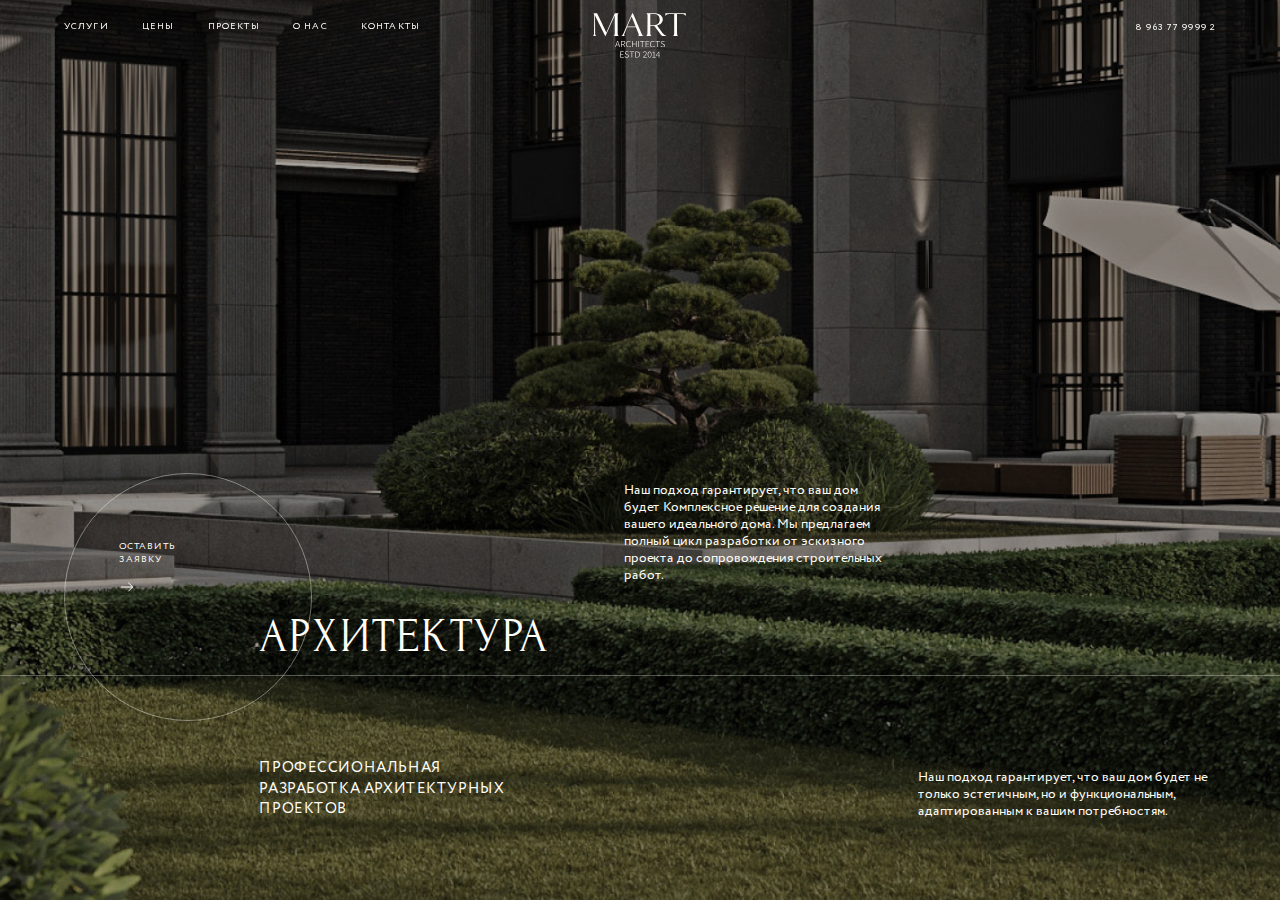
<file: src/pages/service-architecture.html>
<!DOCTYPE html>
<html lang="ru">
<head>
    <meta charset="UTF-8">
    <meta name="viewport" content="width=device-width, initial-scale=1.0">
    <title>MART</title>
    <link rel="stylesheet" href="../assets/css/_fonts.css">
    <link rel="stylesheet" href="../assets/css/_set.css">
    <link rel="stylesheet" href="../assets/scss/style.css">
    <link rel="stylesheet" href="../assets/scss/animations.css">
    <link rel="stylesheet" href="../assets/scss/mobile.css">
    <link rel="stylesheet" href="../assets/css/swiper.css">
    <link rel="stylesheet" href="../assets/css/pageable.css">
</head>
<body class="isLoading">
<header class="header white">
    <div class="header__container">
        <nav class="header__menu">
            <ul>
                <li class="header__menu-item"><a href="#">Услуги</a></li>
                <li class="header__menu-item"><a href="#">цены</a></li>
                <li class="header__menu-item"><a href="#">Проекты</a></li>
                <li class="header__menu-item"><a href="#">О нас</a></li>
                <li class="header__menu-item"><a href="#">Контакты</a></li>
            </ul>
        </nav>
        <div class="mob-header-icon">
            <svg class="mob-icon" width="24" height="24" viewBox="0 0 24 24" fill="none" xmlns="http://www.w3.org/2000/svg">
                <path d="M3 5H21" stroke="#FFFEF8" stroke-width="1.5" stroke-linecap="round" stroke-linejoin="round"/>
                <path d="M3 12H21" stroke="#FFFEF8" stroke-width="1.5" stroke-linecap="round" stroke-linejoin="round"/>
                <path d="M3 19H21" stroke="#FFFEF8" stroke-width="1.5" stroke-linecap="round" stroke-linejoin="round"/>
            </svg>
        </div>
        <a href="#" class="logo">
            <svg class="logo-top" viewBox="0 0 140 35" xmlns="http://www.w3.org/2000/svg">
                <path d="M38.5139 34.2671V34.6744H31.1519V34.2671C31.2465 34.2331 31.456 34.2018 31.6876 33.9821C32.0927 33.6016 32.5664 32.7158 32.6308 30.5383L32.6368 3.74351L18.7922 34.6744H18.226L2.95684 3.69348L3.18896 30.3598C3.19497 30.5098 3.19714 30.6419 3.19714 30.7633C3.23731 31.6528 3.34821 32.3155 3.49133 32.8068C3.86996 34.1015 4.48167 34.2027 4.66305 34.2671V34.6744H0V34.2779C0 34.2779 1.145 34.2049 1.37617 31.8335C1.37858 31.8246 1.37859 31.8139 1.38027 31.8048C1.43078 31.4709 1.46494 31.0904 1.47889 30.6618L1.82433 4.11493C1.73364 1.14812 0.753396 0.909048 0.525836 0.830552V0.478749H6.19872L19.9969 29.34L32.7973 0.478516H38.2205V0.830303C38.1197 0.864526 37.8844 0.964327 37.6326 1.26443C37.3848 1.55711 37.1289 2.08767 36.9978 3.06647L37.0348 30.4943C37.0993 32.6608 37.5688 33.5503 37.972 33.9325C38.2056 34.1575 38.4194 34.2331 38.5139 34.2671ZM51.3458 20.2882L57.9398 5.40292L63.9648 20.2884L51.3458 20.2882ZM74.6715 33.8126C74.2888 33.4786 73.8353 32.8697 73.3152 31.7425C73.3133 31.739 59.881 0.478516 59.881 0.478516H58.8635L48.8345 23.0709L48.3226 24.2639L45.5577 30.7065C45.3988 31.1258 45.222 31.5381 45.0278 31.9424C45.0259 31.9479 45.0218 31.9532 45.0199 31.9603L44.9917 32.0249C44.7579 32.5766 44.2705 33.2789 44.2705 33.2789C43.5953 34.163 43.0327 34.2259 42.7002 34.2673V34.6742H47.8978V34.2673C47.7794 34.2585 47.3741 34.1948 47.0758 33.8983H47.0739C46.683 33.5161 46.4834 32.6534 47.3741 30.6245L50.9978 21.317H64.4041L68.1997 30.6247C68.256 30.7551 68.3104 30.882 68.3568 31.0016C68.359 31.0033 68.359 31.0052 68.359 31.0052C69.0419 32.7108 68.8766 33.4931 68.5322 33.8646C68.2298 34.1934 67.8122 34.2405 67.6912 34.2671V34.6742H75.6207V34.2673C75.385 34.2386 75.0686 34.1608 74.6715 33.8126ZM91.1756 18.0036H85.9672V1.31707H91.0536C97.059 1.31707 100.013 4.28938 100.013 9.73981C100.013 15.0191 97.2375 18.0036 91.1756 18.0036ZM105.171 30.8733C104.277 29.8455 96.1879 18.6041 96.1879 18.6041C101.568 17.4664 104.723 13.6131 104.697 9.66036C104.663 4.49951 100.182 0.478998 91.2913 0.478998H80.2984V0.830786C80.397 0.864768 80.6369 0.920058 80.8849 1.20939C81.2031 1.57746 81.7913 2.27291 81.8617 3.83756L81.6265 30.5476C81.556 32.6859 81.0864 33.5611 80.6855 33.938C80.4516 34.1577 80.251 34.2456 80.1495 34.2671V34.6744H87.456V34.2671C87.3588 34.2429 87.1421 34.1577 86.9082 33.9325C86.5053 33.5503 86.0358 32.6608 85.9713 30.4943L85.9672 19.0506H90.1588C90.663 19.0447 91.1673 19.0345 91.6714 19.02C91.6714 19.02 92.4103 19.895 92.9903 20.6957L102.053 32.9664C102.797 33.8926 104.333 34.6505 105.507 34.6505H109.949V34.1979C109.949 34.1979 109.153 33.9514 108.267 33.4819C107.416 33.0303 106.553 32.4614 105.171 30.8733ZM139.217 4.19366H138.675C138.675 4.19366 138.194 1.86679 133.544 1.53797L126.035 1.36446L126.083 30.6534C126.163 32.6752 126.604 33.5343 126.986 33.9165H126.988C127.228 34.1541 127.443 34.2314 127.538 34.2671V34.6744H120.309V34.2671C120.405 34.2312 120.622 34.1541 120.859 33.9165C121.252 33.5288 121.698 32.6467 121.768 30.5479L121.77 1.41926L114.232 1.53797C109.582 1.86679 109.096 4.19366 109.096 4.19366H108.559V0.478998H139.217V4.19366Z"></path>
            </svg>
            <svg class="logo-middle" viewBox="0 0 75 10" xmlns="http://www.w3.org/2000/svg">
                <path d="M1.63246 5.60673H6.06928V6.26857H1.63246V5.60673ZM3.41052 0.16607H4.33312L7.74363 9.28131H6.82133L4.94432 4.00542C4.56102 2.94424 4.22556 1.97395 3.89039 0.882477H3.83095C3.50114 1.97655 3.16626 2.94424 2.78266 4.00542L0.881305 9.28131H0L3.41052 0.16607ZM11.9178 4.97543L12.679 4.65575L15.6177 9.28131H14.6193L11.9178 4.97543ZM11.9228 4.53573C13.5895 4.53573 14.5129 3.91771 14.5129 2.62514C14.5129 1.31006 13.5895 0.835742 11.9228 0.835742H10.0794V4.53573H11.9228ZM9.20968 0.16607H12.1017C14.0669 0.16607 15.3957 0.831114 15.3957 2.62514C15.3957 4.33895 14.0669 5.20537 12.1017 5.20537H10.0794V9.28131H9.20939L9.20968 0.16607ZM16.8035 4.71432C16.8035 1.80748 18.5555 0.000183105 21.0475 0.000183105C22.2081 0.000183105 23.1064 0.531626 23.6469 1.10145L23.1521 1.63551C22.6271 1.09021 21.9324 0.723494 21.0588 0.723494C19.0071 0.723494 17.7089 2.25525 17.7089 4.69874C17.7089 7.15289 18.9789 8.72389 21.005 8.72389C21.9921 8.72389 22.7332 8.34159 23.4166 7.63385L23.9113 8.14051C23.1518 8.95933 22.2399 9.4475 20.9637 9.4475C18.5385 9.4475 16.8035 7.63156 16.8035 4.71432ZM25.5892 0.16607H26.4592V4.10266H31.479V0.16607H32.349V9.28131H31.479V4.80866H26.4592V9.28131H25.5892V0.16607ZM34.8717 0.16607H35.7417V9.28131H34.8717V0.16607ZM40.437 0.856801H37.3659V0.16607H44.3785V0.856801H41.307V9.28131H40.437V0.856801ZM46.0202 0.16607H51.4815V0.856801H46.8902V4.11305H50.7512V4.80347H46.8902V8.5906H51.6301V9.28131H46.0202V0.16607ZM52.671 4.71432C52.671 1.80748 54.4228 0.000183105 56.9149 0.000183105C58.0755 0.000183105 58.9738 0.531626 59.5143 1.10145L59.0195 1.63551C58.4945 1.09021 57.7998 0.723494 56.9262 0.723494C54.8745 0.723494 53.5763 2.25525 53.5763 4.69874C53.5763 7.15289 54.8463 8.72389 56.8724 8.72389C57.8595 8.72389 58.6006 8.34159 59.284 7.63385L59.7787 8.14051C59.0192 8.95933 58.1073 9.4475 56.8311 9.4475C54.4059 9.4475 52.671 7.63156 52.671 4.71432ZM63.7924 0.856801H60.7212V0.16607H67.7336V0.856801H64.6624V9.28131H63.7924V0.856801ZM68.4434 8.08078L68.9848 7.52566C69.6947 8.25157 70.704 8.72389 71.8064 8.72389C73.2344 8.72389 74.119 8.02769 74.119 7.00777C74.119 5.93765 73.3488 5.59719 72.3962 5.20221L70.9349 4.5966C70.061 4.2423 68.9462 3.65026 68.9462 2.30344C68.9462 0.957202 70.195 0.000183105 71.8756 0.000183105C73.0511 0.000183105 74.031 0.489214 74.6592 1.10376L74.1757 1.63292C73.5925 1.07983 72.8327 0.723494 71.8756 0.723494C70.6449 0.723494 69.8221 1.32477 69.8221 2.25468C69.8221 3.25729 70.7605 3.63467 71.4947 3.9304L72.9501 4.52852C74.0604 4.98294 75 5.56748 75 6.94892C75 8.36007 73.7496 9.4475 71.7951 9.4475C70.3798 9.4475 69.2448 8.897 68.4434 8.08078Z"></path>
            </svg>
            <svg class="logo-bottom" viewBox="0 0 61 10" xmlns="http://www.w3.org/2000/svg">
                <path d="M0.101873 0.715385H5.56261V1.40612H0.971874V4.66236H4.83255V5.35278H0.971586V9.13991H5.71146V9.83062H0.101562L0.101873 0.715385ZM6.83493 8.63009L7.37631 8.07497C8.08646 8.80089 9.09553 9.2732 10.1979 9.2732C11.6259 9.2732 12.5105 8.577 12.5105 7.55708C12.5105 6.48696 11.7403 6.14651 10.7877 5.75152L9.3264 5.14591C8.45283 4.79161 7.33768 4.19957 7.33768 2.85275C7.33768 1.50651 8.58654 0.5495 10.2674 0.5495C11.4426 0.5495 12.4225 1.03853 13.0507 1.65308L12.5672 2.18224C11.984 1.62914 11.2242 1.27281 10.2674 1.27281C9.0364 1.27281 8.21363 1.87409 8.21363 2.80399C8.21363 3.8066 9.15199 4.18398 9.88651 4.47971L11.3416 5.07783C12.452 5.53225 13.3918 6.11679 13.3918 7.49823C13.3918 8.90938 12.1412 9.99681 10.1866 9.99681C8.77136 9.99681 7.6363 9.44631 6.83493 8.63009ZM17.4046 1.40612H14.3334V0.715385H21.3458V1.40612H18.2746V9.83062H17.4046V1.40612ZM25.2403 9.15578C27.7778 9.15578 28.9296 7.59546 28.9296 5.24258C28.9296 2.89027 27.7781 1.39081 25.2403 1.39081H23.8578V9.15578H25.2403ZM22.9877 0.715385H25.317C28.3403 0.715385 29.8349 2.4396 29.8349 5.24258C29.8349 8.04613 28.3403 9.83062 25.3452 9.83062H22.9877V0.715385ZM34.5258 9.35053C37.5595 6.49475 39.1432 4.86922 39.1432 3.36314C39.1432 2.29273 38.5211 1.48055 37.1581 1.48055C36.3148 1.48055 35.5714 1.96324 35.0033 2.60347L34.4791 2.13895C35.2208 1.37177 36.0667 0.816077 37.2499 0.816077C38.9641 0.816077 39.9907 1.81726 39.9907 3.33718C39.9907 5.06456 38.294 6.73942 35.7785 9.20599C36.3035 9.1731 36.8684 9.13991 37.3824 9.13991H40.4619V9.83062H34.5258V9.35053ZM46.5767 5.37616C46.5767 2.71225 45.7551 1.47506 44.5059 1.47506C43.2568 1.47506 42.4355 2.71224 42.4355 5.37586C42.4355 8.04007 43.2568 9.33725 44.5059 9.33725C45.7551 9.33725 46.5767 8.04036 46.5767 5.37616ZM41.5934 5.37586C41.5934 2.42689 42.6613 0.816077 44.5059 0.816077C46.3503 0.816077 47.4181 2.4295 47.4181 5.37616C47.4181 8.32571 46.3503 9.99711 44.5062 9.99711C42.6613 9.99711 41.5934 8.32541 41.5934 5.37586ZM48.5169 9.15578H50.7377V2.0948H49.0218V1.57114C49.8288 1.44448 50.4418 1.24021 50.9151 0.982561H51.5834V9.15578H53.6211V9.83093H48.5169V9.15578ZM58.1827 3.58242C58.1827 3.15541 58.2181 2.42633 58.2481 1.99961H58.1887C57.9501 2.39084 57.6815 2.73735 57.4132 3.15138L54.8073 6.60294H60.3711V7.25672H53.8443V6.76395L58.1521 0.981982H58.9948V9.83062H58.1827V3.58242Z"></path>
            </svg>
        </a>
        <div class="header__phone">
            <a href="tel:8 963 77 9999 2">
                <span class="desktop">8 963 77 9999 2</span>
            </a>
        </div>
        <div class="mob-phone">
            <svg class="icon-phone" width="24" height="24" viewBox="0 0 24 24" fill="none" xmlns="http://www.w3.org/2000/svg">
                <path d="M21.97 18.33C21.97 18.69 21.89 19.06 21.72 19.42C21.55 19.78 21.33 20.12 21.04 20.44C20.55 20.98 20.01 21.37 19.4 21.62C18.8 21.87 18.15 22 17.45 22C16.43 22 15.34 21.76 14.19 21.27C13.04 20.78 11.89 20.12 10.75 19.29C9.6 18.45 8.51 17.52 7.47 16.49C6.44 15.45 5.51 14.36 4.68 13.22C3.86 12.08 3.2 10.94 2.72 9.81C2.24 8.67 2 7.58 2 6.54C2 5.86 2.12 5.21 2.36 4.61C2.6 4 2.98 3.44 3.51 2.94C4.15 2.31 4.85 2 5.59 2C5.87 2 6.15 2.06 6.4 2.18C6.66 2.3 6.89 2.48 7.07 2.74L9.39 6.01C9.57 6.26 9.7 6.49 9.79 6.71C9.88 6.92 9.93 7.13 9.93 7.32C9.93 7.56 9.86 7.8 9.72 8.03C9.59 8.26 9.4 8.5 9.16 8.74L8.4 9.53C8.29 9.64 8.24 9.77 8.24 9.93C8.24 10.01 8.25 10.08 8.27 10.16C8.3 10.24 8.33 10.3 8.35 10.36C8.53 10.69 8.84 11.12 9.28 11.64C9.73 12.16 10.21 12.69 10.73 13.22C11.27 13.75 11.79 14.24 12.32 14.69C12.84 15.13 13.27 15.43 13.61 15.61C13.66 15.63 13.72 15.66 13.79 15.69C13.87 15.72 13.95 15.73 14.04 15.73C14.21 15.73 14.34 15.67 14.45 15.56L15.21 14.81C15.46 14.56 15.7 14.37 15.93 14.25C16.16 14.11 16.39 14.04 16.64 14.04C16.83 14.04 17.03 14.08 17.25 14.17C17.47 14.26 17.7 14.39 17.95 14.56L21.26 16.91C21.52 17.09 21.7 17.3 21.81 17.55C21.91 17.8 21.97 18.05 21.97 18.33Z" fill="#FFFEF8"/>
            </svg>
        </div>
    </div>
</header>
<div id="loading-section">
    <div class="logo">
        <svg class="logo-top" viewBox="0 0 140 35" xmlns="http://www.w3.org/2000/svg">
            <path d="M38.5139 34.2671V34.6744H31.1519V34.2671C31.2465 34.2331 31.456 34.2018 31.6876 33.9821C32.0927 33.6016 32.5664 32.7158 32.6308 30.5383L32.6368 3.74351L18.7922 34.6744H18.226L2.95684 3.69348L3.18896 30.3598C3.19497 30.5098 3.19714 30.6419 3.19714 30.7633C3.23731 31.6528 3.34821 32.3155 3.49133 32.8068C3.86996 34.1015 4.48167 34.2027 4.66305 34.2671V34.6744H0V34.2779C0 34.2779 1.145 34.2049 1.37617 31.8335C1.37858 31.8246 1.37859 31.8139 1.38027 31.8048C1.43078 31.4709 1.46494 31.0904 1.47889 30.6618L1.82433 4.11493C1.73364 1.14812 0.753396 0.909048 0.525836 0.830552V0.478749H6.19872L19.9969 29.34L32.7973 0.478516H38.2205V0.830303C38.1197 0.864526 37.8844 0.964327 37.6326 1.26443C37.3848 1.55711 37.1289 2.08767 36.9978 3.06647L37.0348 30.4943C37.0993 32.6608 37.5688 33.5503 37.972 33.9325C38.2056 34.1575 38.4194 34.2331 38.5139 34.2671ZM51.3458 20.2882L57.9398 5.40292L63.9648 20.2884L51.3458 20.2882ZM74.6715 33.8126C74.2888 33.4786 73.8353 32.8697 73.3152 31.7425C73.3133 31.739 59.881 0.478516 59.881 0.478516H58.8635L48.8345 23.0709L48.3226 24.2639L45.5577 30.7065C45.3988 31.1258 45.222 31.5381 45.0278 31.9424C45.0259 31.9479 45.0218 31.9532 45.0199 31.9603L44.9917 32.0249C44.7579 32.5766 44.2705 33.2789 44.2705 33.2789C43.5953 34.163 43.0327 34.2259 42.7002 34.2673V34.6742H47.8978V34.2673C47.7794 34.2585 47.3741 34.1948 47.0758 33.8983H47.0739C46.683 33.5161 46.4834 32.6534 47.3741 30.6245L50.9978 21.317H64.4041L68.1997 30.6247C68.256 30.7551 68.3104 30.882 68.3568 31.0016C68.359 31.0033 68.359 31.0052 68.359 31.0052C69.0419 32.7108 68.8766 33.4931 68.5322 33.8646C68.2298 34.1934 67.8122 34.2405 67.6912 34.2671V34.6742H75.6207V34.2673C75.385 34.2386 75.0686 34.1608 74.6715 33.8126ZM91.1756 18.0036H85.9672V1.31707H91.0536C97.059 1.31707 100.013 4.28938 100.013 9.73981C100.013 15.0191 97.2375 18.0036 91.1756 18.0036ZM105.171 30.8733C104.277 29.8455 96.1879 18.6041 96.1879 18.6041C101.568 17.4664 104.723 13.6131 104.697 9.66036C104.663 4.49951 100.182 0.478998 91.2913 0.478998H80.2984V0.830786C80.397 0.864768 80.6369 0.920058 80.8849 1.20939C81.2031 1.57746 81.7913 2.27291 81.8617 3.83756L81.6265 30.5476C81.556 32.6859 81.0864 33.5611 80.6855 33.938C80.4516 34.1577 80.251 34.2456 80.1495 34.2671V34.6744H87.456V34.2671C87.3588 34.2429 87.1421 34.1577 86.9082 33.9325C86.5053 33.5503 86.0358 32.6608 85.9713 30.4943L85.9672 19.0506H90.1588C90.663 19.0447 91.1673 19.0345 91.6714 19.02C91.6714 19.02 92.4103 19.895 92.9903 20.6957L102.053 32.9664C102.797 33.8926 104.333 34.6505 105.507 34.6505H109.949V34.1979C109.949 34.1979 109.153 33.9514 108.267 33.4819C107.416 33.0303 106.553 32.4614 105.171 30.8733ZM139.217 4.19366H138.675C138.675 4.19366 138.194 1.86679 133.544 1.53797L126.035 1.36446L126.083 30.6534C126.163 32.6752 126.604 33.5343 126.986 33.9165H126.988C127.228 34.1541 127.443 34.2314 127.538 34.2671V34.6744H120.309V34.2671C120.405 34.2312 120.622 34.1541 120.859 33.9165C121.252 33.5288 121.698 32.6467 121.768 30.5479L121.77 1.41926L114.232 1.53797C109.582 1.86679 109.096 4.19366 109.096 4.19366H108.559V0.478998H139.217V4.19366Z"></path>
        </svg>
        <svg class="logo-middle" viewBox="0 0 75 10" xmlns="http://www.w3.org/2000/svg">
            <path d="M1.63246 5.60673H6.06928V6.26857H1.63246V5.60673ZM3.41052 0.16607H4.33312L7.74363 9.28131H6.82133L4.94432 4.00542C4.56102 2.94424 4.22556 1.97395 3.89039 0.882477H3.83095C3.50114 1.97655 3.16626 2.94424 2.78266 4.00542L0.881305 9.28131H0L3.41052 0.16607ZM11.9178 4.97543L12.679 4.65575L15.6177 9.28131H14.6193L11.9178 4.97543ZM11.9228 4.53573C13.5895 4.53573 14.5129 3.91771 14.5129 2.62514C14.5129 1.31006 13.5895 0.835742 11.9228 0.835742H10.0794V4.53573H11.9228ZM9.20968 0.16607H12.1017C14.0669 0.16607 15.3957 0.831114 15.3957 2.62514C15.3957 4.33895 14.0669 5.20537 12.1017 5.20537H10.0794V9.28131H9.20939L9.20968 0.16607ZM16.8035 4.71432C16.8035 1.80748 18.5555 0.000183105 21.0475 0.000183105C22.2081 0.000183105 23.1064 0.531626 23.6469 1.10145L23.1521 1.63551C22.6271 1.09021 21.9324 0.723494 21.0588 0.723494C19.0071 0.723494 17.7089 2.25525 17.7089 4.69874C17.7089 7.15289 18.9789 8.72389 21.005 8.72389C21.9921 8.72389 22.7332 8.34159 23.4166 7.63385L23.9113 8.14051C23.1518 8.95933 22.2399 9.4475 20.9637 9.4475C18.5385 9.4475 16.8035 7.63156 16.8035 4.71432ZM25.5892 0.16607H26.4592V4.10266H31.479V0.16607H32.349V9.28131H31.479V4.80866H26.4592V9.28131H25.5892V0.16607ZM34.8717 0.16607H35.7417V9.28131H34.8717V0.16607ZM40.437 0.856801H37.3659V0.16607H44.3785V0.856801H41.307V9.28131H40.437V0.856801ZM46.0202 0.16607H51.4815V0.856801H46.8902V4.11305H50.7512V4.80347H46.8902V8.5906H51.6301V9.28131H46.0202V0.16607ZM52.671 4.71432C52.671 1.80748 54.4228 0.000183105 56.9149 0.000183105C58.0755 0.000183105 58.9738 0.531626 59.5143 1.10145L59.0195 1.63551C58.4945 1.09021 57.7998 0.723494 56.9262 0.723494C54.8745 0.723494 53.5763 2.25525 53.5763 4.69874C53.5763 7.15289 54.8463 8.72389 56.8724 8.72389C57.8595 8.72389 58.6006 8.34159 59.284 7.63385L59.7787 8.14051C59.0192 8.95933 58.1073 9.4475 56.8311 9.4475C54.4059 9.4475 52.671 7.63156 52.671 4.71432ZM63.7924 0.856801H60.7212V0.16607H67.7336V0.856801H64.6624V9.28131H63.7924V0.856801ZM68.4434 8.08078L68.9848 7.52566C69.6947 8.25157 70.704 8.72389 71.8064 8.72389C73.2344 8.72389 74.119 8.02769 74.119 7.00777C74.119 5.93765 73.3488 5.59719 72.3962 5.20221L70.9349 4.5966C70.061 4.2423 68.9462 3.65026 68.9462 2.30344C68.9462 0.957202 70.195 0.000183105 71.8756 0.000183105C73.0511 0.000183105 74.031 0.489214 74.6592 1.10376L74.1757 1.63292C73.5925 1.07983 72.8327 0.723494 71.8756 0.723494C70.6449 0.723494 69.8221 1.32477 69.8221 2.25468C69.8221 3.25729 70.7605 3.63467 71.4947 3.9304L72.9501 4.52852C74.0604 4.98294 75 5.56748 75 6.94892C75 8.36007 73.7496 9.4475 71.7951 9.4475C70.3798 9.4475 69.2448 8.897 68.4434 8.08078Z"></path>
        </svg>
        <svg class="logo-bottom" viewBox="0 0 61 10" xmlns="http://www.w3.org/2000/svg">
            <path d="M0.101873 0.715385H5.56261V1.40612H0.971874V4.66236H4.83255V5.35278H0.971586V9.13991H5.71146V9.83062H0.101562L0.101873 0.715385ZM6.83493 8.63009L7.37631 8.07497C8.08646 8.80089 9.09553 9.2732 10.1979 9.2732C11.6259 9.2732 12.5105 8.577 12.5105 7.55708C12.5105 6.48696 11.7403 6.14651 10.7877 5.75152L9.3264 5.14591C8.45283 4.79161 7.33768 4.19957 7.33768 2.85275C7.33768 1.50651 8.58654 0.5495 10.2674 0.5495C11.4426 0.5495 12.4225 1.03853 13.0507 1.65308L12.5672 2.18224C11.984 1.62914 11.2242 1.27281 10.2674 1.27281C9.0364 1.27281 8.21363 1.87409 8.21363 2.80399C8.21363 3.8066 9.15199 4.18398 9.88651 4.47971L11.3416 5.07783C12.452 5.53225 13.3918 6.11679 13.3918 7.49823C13.3918 8.90938 12.1412 9.99681 10.1866 9.99681C8.77136 9.99681 7.6363 9.44631 6.83493 8.63009ZM17.4046 1.40612H14.3334V0.715385H21.3458V1.40612H18.2746V9.83062H17.4046V1.40612ZM25.2403 9.15578C27.7778 9.15578 28.9296 7.59546 28.9296 5.24258C28.9296 2.89027 27.7781 1.39081 25.2403 1.39081H23.8578V9.15578H25.2403ZM22.9877 0.715385H25.317C28.3403 0.715385 29.8349 2.4396 29.8349 5.24258C29.8349 8.04613 28.3403 9.83062 25.3452 9.83062H22.9877V0.715385ZM34.5258 9.35053C37.5595 6.49475 39.1432 4.86922 39.1432 3.36314C39.1432 2.29273 38.5211 1.48055 37.1581 1.48055C36.3148 1.48055 35.5714 1.96324 35.0033 2.60347L34.4791 2.13895C35.2208 1.37177 36.0667 0.816077 37.2499 0.816077C38.9641 0.816077 39.9907 1.81726 39.9907 3.33718C39.9907 5.06456 38.294 6.73942 35.7785 9.20599C36.3035 9.1731 36.8684 9.13991 37.3824 9.13991H40.4619V9.83062H34.5258V9.35053ZM46.5767 5.37616C46.5767 2.71225 45.7551 1.47506 44.5059 1.47506C43.2568 1.47506 42.4355 2.71224 42.4355 5.37586C42.4355 8.04007 43.2568 9.33725 44.5059 9.33725C45.7551 9.33725 46.5767 8.04036 46.5767 5.37616ZM41.5934 5.37586C41.5934 2.42689 42.6613 0.816077 44.5059 0.816077C46.3503 0.816077 47.4181 2.4295 47.4181 5.37616C47.4181 8.32571 46.3503 9.99711 44.5062 9.99711C42.6613 9.99711 41.5934 8.32541 41.5934 5.37586ZM48.5169 9.15578H50.7377V2.0948H49.0218V1.57114C49.8288 1.44448 50.4418 1.24021 50.9151 0.982561H51.5834V9.15578H53.6211V9.83093H48.5169V9.15578ZM58.1827 3.58242C58.1827 3.15541 58.2181 2.42633 58.2481 1.99961H58.1887C57.9501 2.39084 57.6815 2.73735 57.4132 3.15138L54.8073 6.60294H60.3711V7.25672H53.8443V6.76395L58.1521 0.981982H58.9948V9.83062H58.1827V3.58242Z"></path>
        </svg>
    </div>
</div>
<div id="container">
    <div data-anchor="architecture-main" class="white-header">
        <section class="architecture-main">
            <div class="architecture-main__bg">
                <div class="architecture-main__bg-animation">
                    <img src="../assets/images/architecture-main.png" alt="">
                </div>
            </div>
            <div class="architecture-main__container">
                <div class="architecture-main__button-anchor">
                    <div class="main-view__button-text-wrapper">
                        <div class="main-view__button-text">оставить<br/>заявку</div>
                    </div>
                    <div class="main-view__arrow-wrapper">
                        <div class="main-view__arrow">
                            <svg class="icon-arrow-right" width="24" height="24" viewBox="0 0 24 24" fill="none" xmlns="http://www.w3.org/2000/svg">
                                <path d="M14.4297 5.92969L20.4997 11.9997L14.4297 18.0697" stroke="#FFFEF8" stroke-width="1.5" stroke-miterlimit="10" stroke-linecap="round" stroke-linejoin="round"/>
                                <path d="M3.5 12H20.33" stroke="#FFFEF8" stroke-width="1.5" stroke-miterlimit="10" stroke-linecap="round" stroke-linejoin="round"/>
                            </svg>
                        </div>
                    </div>
                    <div class="animation-button-height animation-delay-1">
                        <div class="round-button"></div>
                    </div>
                </div>
                <div class="architecture-main__gray-line"></div>
                <div class="architecture-main__content">
                    <div class="architecture-main__title">
                        <div class="animation-slide-down__container">
                            <div class="animation-slide-down duration-1 animation-delay-05">
                                Архитектура
                            </div>
                        </div>
                    </div>
                    <div class="architecture-main__description">
                        <div class="animation-slide-up__container">
                            <div class="animation-slide-up duration-1 animation-delay-05">
                                Профессиональная<br> разработка архитектурных<br> проектов
                            </div>
                        </div>
                    </div>
                    <div class="architecture-main__text-top">
                        <div class="animation-slide-down__container">
                            <div class="animation-slide-down duration-1 animation-delay-05">
                                Наш подход гарантирует, что ваш дом будет
                                Комплексное решение для создания вашего идеального дома. Мы предлагаем полный цикл разработки от эскизного проекта
                                до сопровождения строительных работ.
                            </div>
                        </div>
                    </div>
                    <div class="architecture-main__text">
                        <div class="animation-slide-up__container">
                            <div class="animation-slide-up duration-1 animation-delay-05">
                                Наш подход гарантирует, что ваш дом будет
                                не только эстетичным, но и функциональным, адаптированным к вашим потребностям.
                            </div>
                        </div>
                    </div>
                </div>
            </div>
        </section>
    </div>
    <div animation-mob-steps="3" animation-step="0" class="animation-state-0" data-anchor="services-desc">
        <section class="services-desc">
            <div class="services-desc__scroll">
                <div class="services-desc__wrapper">
                    <div class="services-desc__container">
                        <div class="services-desc__top">
                            <div class="services-desc__title">
                                <div class="animation-slide-up__container">
                                    <div class="animation-slide-up duration-1">Архитектурный<br> проект</div>
                                </div>
                            </div>
                            <div class="services-desc__top-right">
                                <div class="animation-slide-up__container">
                                    <div class="animation-slide-up duration-1 animation-delay-03">
                                        что входит в услугу<br>
                                        проекта
                                    </div>
                                </div>
                            </div>
                        </div>
                        <div class="services-desc__content">
                            <div class="services-desc__col">
                                <div class="services-desc__img-wrapper">
                                    <div class="services-desc__img-animation">
                                        <img src="../assets/images/architecture-pr1.png" alt="">
                                    </div>
                                </div>
                                <div class="services-desc__text">
                                    <div class="services-desc__text-wrapper title">
                                        <div class="animation-slide-down__container">
                                            <div class="animation-slide-down duration-1 animation-delay-03">
                                                Эскизный проект
                                            </div>
                                        </div>
                                    </div>
                                    <div class="services-desc__list">
                                        <div class="animation-slide-right__container">
                                            <div class="animation-slide-right duration-1 animation-delay-03">
                                                <div class="services-desc__list-item">Разработка схемы генерального
                                                    плана участка</div>
                                            </div>
                                        </div>
                                        <div class="animation-slide-right__container">
                                            <div class="animation-slide-right duration-1 animation-delay-04">
                                                <div class="services-desc__list-item">Планировка всех этажей</div>
                                            </div>
                                        </div>
                                        <div class="animation-slide-right__container">
                                            <div class="animation-slide-right duration-1 animation-delay-05">
                                                <div class="services-desc__list-item">Визуализация экстерьера</div>
                                            </div>
                                        </div>
                                        <div class="animation-slide-right__container">
                                            <div class="animation-slide-right duration-1 animation-delay-06">
                                                <div class="services-desc__list-item">
                                                    Альбом чертежей фасадов, планов этажей, кровли, лестничных разрезов и других технических документов для проектной организации
                                                </div>
                                            </div>
                                        </div>
                                    </div>
                                    <div class="services-desc__bottom">
                                        <div class="services-desc__bottom-text">
                                            <div class="animation-slide-up__container">
                                                <div class="animation-slide-up duration-1 animation-delay-1">
                                                    Стоимость<br>
                                                    архитектурного проекта
                                                </div>
                                            </div>
                                        </div>
                                        <div class="services-desc__bottom-price">
                                            <div class="animation-slide-up__container">
                                                <div class="animation-slide-up duration-1 animation-delay-1">
                                                    4500 ₽ / м<span>2</span>
                                                </div>
                                            </div>
                                        </div>
                                    </div>
                                </div>
                            </div>
                            <div class="services-desc__col">
                                <div class="services-desc__img-wrapper">
                                    <div class="services-desc__img-animation animation-delay-1">
                                        <img src="../assets/images/architecture-pr2.png" alt="">
                                    </div>
                                </div>
                                <div class="services-desc__text">
                                    <div class="services-desc__text-wrapper title">
                                        <div class="animation-slide-down__container">
                                            <div class="animation-slide-down duration-1 animation-delay-1">
                                                Помощь с выбором участка
                                            </div>
                                        </div>
                                    </div>
                                    <div class="services-desc__text-spicer"></div>
                                    <div class="services-desc__text-wrapper mob">
                                        <div class="animation-slide-down__container">
                                            <div class="animation-slide-down duration-1 animation-delay-13">
                                                Оплачивается отдельно, учитывается в общей стоимости договора при заказе проекта
                                            </div>
                                        </div>
                                    </div>
                                    <div class="services-desc__button-anchor mob black-button mid-size">
                                        <div class="main-view__button-text-wrapper">
                                            <div class="main-view__button-text animation-delay-15">зфкажите<br>звонок</div>
                                        </div>
                                        <div class="main-view__arrow-wrapper">
                                            <div class="main-view__arrow animation-delay-15">
                                                <svg class="icon-arrow-right" width="24" height="24" viewBox="0 0 24 24" fill="none" xmlns="http://www.w3.org/2000/svg">
                                                    <path d="M14.4297 5.92969L20.4997 11.9997L14.4297 18.0697" stroke="#FFFEF8" stroke-width="1.5" stroke-miterlimit="10" stroke-linecap="round" stroke-linejoin="round"></path>
                                                    <path d="M3.5 12H20.33" stroke="#FFFEF8" stroke-width="1.5" stroke-miterlimit="10" stroke-linecap="round" stroke-linejoin="round"></path>
                                                </svg>
                                            </div>
                                        </div>
                                        <div class="animation-button-height animation-delay-15">
                                            <div class="round-button"></div>
                                        </div>
                                    </div>
                                </div>
                            </div>
                        </div>
                    </div>
                    <div class="services-desc__gray-line"></div>
                </div>
            </div>
        </section>
    </div>
    <div data-anchor="project-support">
        <section class="project-support">
            <div class="project-support__scroll">
                <div class="project-support__container">
                    <div class="project-support__top">
                        <div class="project-support__title">
                            <div class="animation-slide-down__container">
                                <div class="animation-slide-down duration-1">
                                    сопровождеие<br>
                                    проекта
                                </div>
                            </div>
                        </div>
                        <div class="project-support__top-text">
                            <div class="animation-slide-down__container">
                                <div class="animation-slide-down duration-1">
                                    Мы предлагаем полное<br> сопровождение на всех этапах<br> реализации архитектурного проекта:
                                </div>
                            </div>
                        </div>
                    </div>
                    <div class="project-support__gray-line"></div>
                    <div class="project-support__content">
                        <div class="project-support__img">
                            <div class="project-support__img-animation">
                                <img src="../assets/images/support.png" alt="">
                            </div>
                        </div>
                        <div class="project-support__middle">
                            <div class="project-support__item">
                                <div class="animation-slide-down__container">
                                    <div class="animation-slide-down duration-1 animation-delay-05">
                                        Внесение изменений<br>
                                        в архитектурный облик<br>
                                        при необходимости
                                    </div>
                                </div>
                            </div>
                            <div class="project-support__item">
                                <div class="animation-slide-down__container">
                                    <div class="animation-slide-down duration-1 animation-delay-05">
                                        Взаимодействие<br>
                                        с ландшафтными<br>
                                        дизайнерами
                                    </div>
                                </div>
                            </div>
                            <div class="services-desc__bottom">
                                <div class="services-desc__bottom-text">
                                    <div class="animation-slide-up__container">
                                        <div class="animation-slide-up duration-1 animation-delay-1">
                                            Стоимость<br>
                                            сопровождения проекта
                                        </div>
                                    </div>
                                </div>
                                <div class="services-desc__bottom-price">
                                    <div class="animation-slide-up__container">
                                        <div class="animation-slide-up duration-1 animation-delay-1">
                                            от 150 000 ₽ / месяц
                                        </div>
                                    </div>
                                </div>
                            </div>
                        </div>
                        <div class="project-support__right">
                            <div class="project-support__gray-line-vertical"></div>
                            <div class="project-support__item">
                                <div class="animation-slide-down__container">
                                    <div class="animation-slide-down duration-1 animation-delay-08">
                                        Подбор<br>
                                        материалов и проверенных<br>
                                        поставщиков
                                    </div>
                                </div>
                            </div>
                            <div class="project-support__item">
                                <div class="animation-slide-down__container">
                                    <div class="animation-slide-down duration-1 animation-delay-08">
                                        Регулярные выезды<br>
                                        на объект для контроля<br>
                                        хода работ
                                    </div>
                                </div>
                            </div>
                        </div>
                    </div>
                </div>
            </div>
        </section>
    </div>
    <div animation-steps="2" animation-mob-steps="2" animation-step="0" white-header-steps="1" data-anchor="projects" class="animation-state-0 projects-section">
        <section class="projects">
            <div class="projects-top">
                <div class="projects-top__content">
                    <div class="animation-slide-down__container">
                        <div class="projects-top__title animation-slide-down duration-1 animation-delay-05">
                            Познакомьтесь<br>
                            с нашими проектами<br>
                            и убедитесь сами
                        </div>
                    </div>
                    <div class="projects-top__right">
                        <div class="animation-slide-down__container">
                            <div class="projects-top__sub-title animation-slide-down duration-1 animation-delay-05">
                                Создали и реализовали более 90 проектов
                            </div>
                        </div>
                        <div class="projects-top__spacer"></div>
                        <div class="animation-slide-down__container">
                            <div class="projects-top__text animation-slide-down duration-1 animation-delay-08">
                                Дизайн проект полностью уникален, учитываются все Ваши<br>
                                пожелания, и в итоге, Вы получаете визуализации своего дома,<br>
                                наполненные реальными материалами и мебелью
                            </div>
                        </div>
                        <div class="projects-top__spacer2"></div>
                        <a href="#" class="primary-button">
                            <div class="animation-slide-up__container">
                                <div class="primary-button__text animation-slide-up duration-1 animation-delay-15">
                                    <div class="primary-button__text-animation">перейти в портфолио</div>
                                </div>
                            </div>
                            <div class="primary-button__circle-anchor">
                                <div class="primary-button__circle-animation animation-delay-15">
                                    <div class="primary-button__circle"></div>
                                </div>
                            </div>
                            <div class="animation-slide-up__container">
                                <div class="primary-button__arrow animation-slide-up duration-1  animation-delay-15">
                                    <svg class="icon-arrow-right" width="24" height="24" viewBox="0 0 24 24" fill="none" xmlns="http://www.w3.org/2000/svg">
                                        <path d="M14.4297 5.92969L20.4997 11.9997L14.4297 18.0697" stroke="#FFFEF8" stroke-width="1.5" stroke-miterlimit="10" stroke-linecap="round" stroke-linejoin="round"/>
                                        <path d="M3.5 12H20.33" stroke="#FFFEF8" stroke-width="1.5" stroke-miterlimit="10" stroke-linecap="round" stroke-linejoin="round"/>
                                    </svg>
                                </div>
                            </div>
                        </a>
                    </div>
                </div>
            </div>
            <div class="swiper projects-swiper">
                <div class="swiper-wrapper">
                    <div class="swiper-slide">
                        <div class="projects-swiper-slide__content">
                            <div class="projects-swiper-slide__button-anchor">
                                <div class="main-view__button-text-wrapper">
                                    <div class="main-view__button-text">оставить<br>заявку</div>
                                </div>
                                <div class="main-view__arrow-wrapper">
                                    <div class="main-view__arrow">
                                        <svg class="icon-arrow-right" width="24" height="24" viewBox="0 0 24 24" fill="none" xmlns="http://www.w3.org/2000/svg">
                                            <path d="M14.4297 5.92969L20.4997 11.9997L14.4297 18.0697" stroke="#FFFEF8" stroke-width="1.5" stroke-miterlimit="10" stroke-linecap="round" stroke-linejoin="round"></path>
                                            <path d="M3.5 12H20.33" stroke="#FFFEF8" stroke-width="1.5" stroke-miterlimit="10" stroke-linecap="round" stroke-linejoin="round"></path>
                                        </svg>
                                    </div>
                                </div>
                                <div class="animation-button-height">
                                    <div class="round-button"></div>
                                </div>
                            </div>
                            <div class="projects-swiper-slide__title">
                                <div class="projects-swiper-slide__title-animation-wrapper">
                                    <div class="projects-swiper-slide__title-animation">White Khamovniki</div>
                                </div>
                            </div>
                            <div class="projects-swiper-slide__text">
                                <div class="projects-swiper-slide__text-animation-wrapper">
                                    <div class="projects-swiper-slide__text-animation">Оформление квартиры</div>
                                </div>
                            </div>
                        </div>
                        <div class="projects-swiper-slide__wrapper">
                            <img src="../assets/images/069_DSCF4268-HDR.png" alt="">
                        </div>
                    </div>
                    <div class="swiper-slide">
                        <div class="projects-swiper-slide__wrapper">
                            <img src="../assets/images/MSC-21.png" alt="">
                        </div>
                    </div>
                    <div class="swiper-slide">
                        <div class="projects-swiper-slide__wrapper">
                            <img src="../assets/images/069_DSCF4268-HDR.png" alt="">
                        </div>
                    </div>
                    <div class="swiper-slide">
                        <div class="projects-swiper-slide__wrapper">
                            <img src="../assets/images/MSC-21.png" alt="">
                        </div>
                    </div>
                    <div class="swiper-slide">
                        <div class="projects-swiper-slide__wrapper">
                            <img src="../assets/images/069_DSCF4268-HDR.png" alt="">
                        </div>
                    </div>
                </div>
            </div>
            <div class="projects__gray-line"></div>
            <div class="projects-swiper__navigation">
                <div class="projects-swiper__navigation-animation">
                    <div class="projects-swiper__prev">
                        <svg class="icon-arrow-left" width="24" height="25" viewBox="0 0 24 25" fill="none" xmlns="http://www.w3.org/2000/svg">
                            <path d="M9.57031 6.42969L3.50031 12.4997L9.57031 18.5697" stroke="#FFFEF8" stroke-width="1.5" stroke-miterlimit="10" stroke-linecap="round" stroke-linejoin="round"/>
                            <path d="M20.5 12.5H3.67" stroke="#FFFEF8" stroke-width="1.5" stroke-miterlimit="10" stroke-linecap="round" stroke-linejoin="round"/>
                        </svg>
                    </div>
                    <div class="projects-swiper__next">
                        <svg class="icon-arrow-right" width="24" height="24" viewBox="0 0 24 24" fill="none" xmlns="http://www.w3.org/2000/svg">
                            <path d="M14.4297 5.92969L20.4997 11.9997L14.4297 18.0697" stroke="#FFFEF8" stroke-width="1.5" stroke-miterlimit="10" stroke-linecap="round" stroke-linejoin="round"/>
                            <path d="M3.5 12H20.33" stroke="#FFFEF8" stroke-width="1.5" stroke-miterlimit="10" stroke-linecap="round" stroke-linejoin="round"/>
                        </svg>
                    </div>
                </div>
            </div>
        </section>
    </div>
    <div data-anchor="faq">
        <section class="faq">
            <div class="faq__scroll">
                <div class="faq__content">
                    <div class="faq__left">
                        <div class="faq__title">
                            <div class="animation-slide-down__container">
                                <div class="animation-slide-down duration-1">
                                    часто задаваемые вопросы
                                </div>
                            </div>
                        </div>
                        <div class="faq__img">
                            <div class="faq__img-animation">
                                <img src="../assets/images/faq.png" alt="">
                            </div>
                        </div>
                    </div>
                    <div class="faq__right">
                        <div class="faq__right-animation">
                            <div class="faq-list">
                                <div class="faq-list__item">
                                    <div class="faq-list__item-row">
                                        <div class="faq-list__item-num">01</div>
                                        <div class="faq-list__item-title">Кто приезжает на надзор?</div>
                                        <div class="faq-list__item-arrow">
                                            <svg class="icon-arrow-right" width="24" height="24" viewBox="0 0 24 24" fill="none" xmlns="http://www.w3.org/2000/svg">
                                                <path d="M14.4297 5.92969L20.4997 11.9997L14.4297 18.0697" stroke="#FFFEF8" stroke-width="1.5" stroke-miterlimit="10" stroke-linecap="round" stroke-linejoin="round"/>
                                                <path d="M3.5 12H20.33" stroke="#FFFEF8" stroke-width="1.5" stroke-miterlimit="10" stroke-linecap="round" stroke-linejoin="round"/>
                                            </svg>
                                        </div>
                                    </div>
                                    <div class="faq-list__item-answer">
                                        <div class="faq-list__item-answer-wrap">
                                            Руководители, архитекторы и комлектаторы, в случае заккзы услуги Комплектация.
                                        </div>
                                    </div>
                                </div>
                                <div class="faq-list__gray-line"></div>
                                <div class="faq-list__item">
                                    <div class="faq-list__item-row">
                                        <div class="faq-list__item-num">02</div>
                                        <div class="faq-list__item-title">Могу я не заказывать авторский надзор и реализовать все самостоятельно?</div>
                                        <div class="faq-list__item-arrow">
                                            <svg class="icon-arrow-right" width="24" height="24" viewBox="0 0 24 24" fill="none" xmlns="http://www.w3.org/2000/svg">
                                                <path d="M14.4297 5.92969L20.4997 11.9997L14.4297 18.0697" stroke="#FFFEF8" stroke-width="1.5" stroke-miterlimit="10" stroke-linecap="round" stroke-linejoin="round"/>
                                                <path d="M3.5 12H20.33" stroke="#FFFEF8" stroke-width="1.5" stroke-miterlimit="10" stroke-linecap="round" stroke-linejoin="round"/>
                                            </svg>
                                        </div>
                                    </div>
                                    <div class="faq-list__item-answer">
                                        <div class="faq-list__item-answer-wrap">
                                            Конечно, вы можете. Вы Можете брать разовые консультации в случае необходимости.
                                        </div>
                                    </div>
                                </div>
                                <div class="faq-list__gray-line"></div>
                                <div class="faq-list__item">
                                    <div class="faq-list__item-row">
                                        <div class="faq-list__item-num">03</div>
                                        <div class="faq-list__item-title">В чем разница между  ген подрядом и авторским надзором?</div>
                                        <div class="faq-list__item-arrow">
                                            <svg class="icon-arrow-right" width="24" height="24" viewBox="0 0 24 24" fill="none" xmlns="http://www.w3.org/2000/svg">
                                                <path d="M14.4297 5.92969L20.4997 11.9997L14.4297 18.0697" stroke="#FFFEF8" stroke-width="1.5" stroke-miterlimit="10" stroke-linecap="round" stroke-linejoin="round"/>
                                                <path d="M3.5 12H20.33" stroke="#FFFEF8" stroke-width="1.5" stroke-miterlimit="10" stroke-linecap="round" stroke-linejoin="round"/>
                                            </svg>
                                        </div>
                                    </div>
                                    <div class="faq-list__item-answer">
                                        <div class="faq-list__item-answer-wrap">
                                            Авторский надзор – это управление проектом, простыми словами: в наших руках карта, кому и  когда двигаться, план, что мы хотим от кого получить. Генподряд. – это это руководство всеми процессами, происходящими на строительной площадке, сосредоточенное в одних руках. Генподрядная организация берет на себя управление всеми ремонтными, отделочными и инженерными работами, а так же полностью берет ответственность за качество, инженерные работы, сохранность отделки при работе других подрядчиков. А технадзор проверяет качество работ, черновых материалов, закупленное количество, соответсвие всем нормам, СНиПам и ГОСтам
                                        </div>
                                    </div>
                                </div>
                                <div class="faq-list__gray-line"></div>
                                <div class="faq-list__item">
                                    <div class="faq-list__item-row">
                                        <div class="faq-list__item-num">04</div>
                                        <div class="faq-list__item-title">Если во время ремонта я хочу что-то добавить в чертежи?</div>
                                        <div class="faq-list__item-arrow">
                                            <svg class="icon-arrow-right" width="24" height="24" viewBox="0 0 24 24" fill="none" xmlns="http://www.w3.org/2000/svg">
                                                <path d="M14.4297 5.92969L20.4997 11.9997L14.4297 18.0697" stroke="#FFFEF8" stroke-width="1.5" stroke-miterlimit="10" stroke-linecap="round" stroke-linejoin="round"/>
                                                <path d="M3.5 12H20.33" stroke="#FFFEF8" stroke-width="1.5" stroke-miterlimit="10" stroke-linecap="round" stroke-linejoin="round"/>
                                            </svg>
                                        </div>
                                    </div>
                                    <div class="faq-list__item-answer">
                                        <div class="faq-list__item-answer-wrap">
                                            Вы можете это сделать и мы внесем изменения в рамках услуги Авторского надзора без дополнительной оплаты, если это не меняет планировку и общую концепцию интерьера.
                                        </div>
                                    </div>
                                </div>
                                <div class="faq-list__gray-line"></div>
                                <div class="faq-list__item">
                                    <div class="faq-list__item-row">
                                        <div class="faq-list__item-num">05</div>
                                        <div class="faq-list__item-title">Как часто вы выезжаете на объект?</div>
                                        <div class="faq-list__item-arrow">
                                            <svg class="icon-arrow-right" width="24" height="24" viewBox="0 0 24 24" fill="none" xmlns="http://www.w3.org/2000/svg">
                                                <path d="M14.4297 5.92969L20.4997 11.9997L14.4297 18.0697" stroke="#FFFEF8" stroke-width="1.5" stroke-miterlimit="10" stroke-linecap="round" stroke-linejoin="round"/>
                                                <path d="M3.5 12H20.33" stroke="#FFFEF8" stroke-width="1.5" stroke-miterlimit="10" stroke-linecap="round" stroke-linejoin="round"/>
                                            </svg>
                                        </div>
                                    </div>
                                    <div class="faq-list__item-answer">
                                        <div class="faq-list__item-answer-wrap">
                                            Вы можете это сделать и мы внесем изменения в рамках услуги Авторского надзора без дополнительной оплаты, если это не меняет планировку и общую концепцию интерьера.
                                        </div>
                                    </div>
                                </div>
                                <div class="faq-list__gray-line"></div>
                                <div class="faq-list__item">
                                    <div class="faq-list__item-row">
                                        <div class="faq-list__item-num">06</div>
                                        <div class="faq-list__item-title">Можно ли начать ремонт параллельно
                                            с разработкой дизайн-проекта?</div>
                                        <div class="faq-list__item-arrow">
                                            <svg class="icon-arrow-right" width="24" height="24" viewBox="0 0 24 24" fill="none" xmlns="http://www.w3.org/2000/svg">
                                                <path d="M14.4297 5.92969L20.4997 11.9997L14.4297 18.0697" stroke="#FFFEF8" stroke-width="1.5" stroke-miterlimit="10" stroke-linecap="round" stroke-linejoin="round"/>
                                                <path d="M3.5 12H20.33" stroke="#FFFEF8" stroke-width="1.5" stroke-miterlimit="10" stroke-linecap="round" stroke-linejoin="round"/>
                                            </svg>
                                        </div>
                                    </div>
                                    <div class="faq-list__item-answer">
                                        <div class="faq-list__item-answer-wrap">
                                            Можно ли начать ремонт параллельно
                                            с разработкой дизайн-проекта?
                                        </div>
                                    </div>
                                </div>
                            </div>
                        </div>
                    </div>
                </div>
            </div>
        </section>
    </div>
    <div animation-mob-steps="2" animation-step="0" data-anchor="services" class="animation-state-0">
        <section class="services">
            <div class="services__scroll">
                <div class="services__container">
                    <div class="services__gray-line"></div>
                    <div class="services__content">
                        <div class="services__top">
                            <div class="services__title">
                                <div class="animation-slide-up__container">
                                    <div class="animation-slide-up duration-1 animation-delay-01">ВСе услуги</div>
                                </div>
                            </div>
                            <div class="services__top-right">
                                <div class="services__top-button">
                                    <a href="#" class="primary-button">
                                        <div class="animation-slide-up__container">
                                            <div class="primary-button__text animation-slide-up duration-1 animation-delay-1">
                                                <div class="primary-button__text-animation">Познакомьтесь с ценами</div>
                                            </div>
                                        </div>
                                        <div class="primary-button__circle-anchor">
                                            <div class="primary-button__circle-animation animation-delay-1">
                                                <div class="primary-button__circle"></div>
                                            </div>
                                        </div>
                                        <div class="animation-slide-up__container">
                                            <div class="primary-button__arrow animation-slide-up duration-1  animation-delay-1">
                                                <svg class="icon-arrow-right" width="24" height="24" viewBox="0 0 24 24" fill="none" xmlns="http://www.w3.org/2000/svg">
                                                    <path d="M14.4297 5.92969L20.4997 11.9997L14.4297 18.0697" stroke="#FFFEF8" stroke-width="1.5" stroke-miterlimit="10" stroke-linecap="round" stroke-linejoin="round"></path>
                                                    <path d="M3.5 12H20.33" stroke="#FFFEF8" stroke-width="1.5" stroke-miterlimit="10" stroke-linecap="round" stroke-linejoin="round"></path>
                                                </svg>
                                            </div>
                                        </div>
                                    </a>
                                </div>
                                <div class="services__top-text">
                                    <div class="animation-slide-up__container">
                                        <div class="animation-slide-up duration-1 animation-delay-02">
                                            *по каждой услуге Вы получаете договоры, акты и закрывающие документы
                                        </div>
                                    </div>
                                </div>
                            </div>
                        </div>
                        <div class="services-list">
                            <div class="services-list__item">
                                <div class="services-list__item-animation">
                                    <div class="services-list__img-wrapper">
                                        <img src="../assets/images/service1.png" alt="">
                                    </div>
                                    <div class="services-list__name">Дизайн интерьера</div>
                                    <div class="services-list__description">Комплексная услуга по дизайну интерьера</div>
                                </div>
                            </div>
                            <div class="services-list__item">
                                <div class="services-list__item-animation">
                                    <div class="services-list__img-wrapper">
                                        <img src="../assets/images/service2.png" alt="">
                                    </div>
                                    <div class="services-list__name">Авторский надзор</div>
                                    <div class="services-list__description">Контроль реализации проекта </div>
                                </div>
                            </div>
                            <div class="services-list__item">
                                <div class="services-list__item-animation">
                                    <div class="services-list__img-wrapper">
                                        <img src="../assets/images/service3.png" alt="">
                                    </div>
                                    <div class="services-list__name">Комплектация</div>
                                    <div class="services-list__description">Обеспечение материалами, мебелью, декором</div>
                                </div>
                            </div>
                            <div class="services-list__item">
                                <div class="services-list__item-animation">
                                    <div class="services-list__img-wrapper">
                                        <img src="../assets/images/service4.png" alt="">
                                    </div>
                                    <div class="services-list__name">Архитектура</div>
                                    <div class="services-list__description">Полный спектр архитектурного проектирования</div>
                                </div>
                            </div>
                        </div>
                    </div>
                </div>
            </div>
        </section>
    </div>
    <div animation-mob-steps="2" animation-step="0" class="animation-state-0" data-anchor="feedback">
        <section class="feedback">
            <div class="feedback__scroll">
                <div class="feedback__content">
                    <div class="feedback__top">
                        <div class="feedback__top-animation">
                            <div class="feedback__title">
                                Проектирование и ремонт могут<br>
                                быть приятными и увлекательными
                            </div>
                            <div class="feedback__title-desc">
                                А результат будет радовать <br class="br-mob"> Вас долгие годы
                            </div>
                        </div>
                    </div>
                    <div class="feedback__middle">
                        <div class="feedback-form">
                            <div class="feedback-form__title">
                                <div class="animation-slide-up__container">
                                    <div class="animation-slide-up duration-1 animation-delay-05">
                                        Оставьте свои контакты<br>
                                        для связи
                                    </div>
                                </div>
                            </div>
                            <div class="feedback-form__wrapper">
                                <input class="input-text" type="text" name="phone" placeholder="+7 ( ___ ) ___ - __ - __" autocomplete="off">
                                <div class="primary-button">
                                    <div class="primary-button__circle-anchor">
                                        <div class="primary-button__circle-animation animation-delay-1">
                                            <div class="primary-button__circle"></div>
                                        </div>
                                    </div>
                                    <div class="animation-slide-up__container">
                                        <div class="primary-button__arrow animation-slide-up duration-1  animation-delay-1">
                                            <svg class="icon-arrow-right" width="24" height="24" viewBox="0 0 24 24" fill="none" xmlns="http://www.w3.org/2000/svg">
                                                <path d="M14.4297 5.92969L20.4997 11.9997L14.4297 18.0697" stroke="#FFFEF8" stroke-width="1.5" stroke-miterlimit="10" stroke-linecap="round" stroke-linejoin="round"></path>
                                                <path d="M3.5 12H20.33" stroke="#FFFEF8" stroke-width="1.5" stroke-miterlimit="10" stroke-linecap="round" stroke-linejoin="round"></path>
                                            </svg>
                                        </div>
                                    </div>
                                </div>
                            </div>
                            <div class="feedback-form__err">Это поле обязательно</div>
                            <div class="feedback-form__desc">
                                <div class="animation-slide-down__container">
                                    <div class="animation-slide-down duration-1 animation-delay-05">
                                        Отправляя форму, вы принимаете<br>
                                        пользовательское соглашение
                                    </div>
                                </div>
                            </div>
                            <div class="contacts-block">
                                <div class="contacts-block__title">
                                    <div class="animation-slide-up__container">
                                        <div class="animation-slide-up duration-1 animation-delay-07">или напишите нам</div>
                                    </div>
                                </div>
                                <div class="contacts-block__links">
                                    <div class="animation-slide-up__container">
                                        <div class="animation-slide-up duration-1 animation-delay-07">
                                            <a href="#" class="contacts-block__link">
                                                <svg width="32" height="32" viewBox="0 0 32 32" fill="none" xmlns="http://www.w3.org/2000/svg">
                                                    <path d="M28.975 3.17096L2.40082 13.7606C0.587232 14.5133 0.597724 15.5588 2.06808 16.025L8.89074 18.2244L24.6764 7.93218C25.4228 7.46287 26.1048 7.71534 25.5442 8.22956L12.7547 20.1574H12.7517L12.7547 20.159L12.2841 27.4263C12.9736 27.4263 13.2778 27.0994 13.6645 26.7138L16.9784 23.3837L23.8715 28.6452C25.1425 29.3685 26.0553 28.9968 26.3716 27.4293L30.8965 5.39203C31.3597 3.47299 30.1876 2.60407 28.975 3.17096Z" fill="#140E0A"/>
                                                </svg>
                                            </a>
                                        </div>
                                    </div>
                                    <div class="animation-slide-up__container">
                                        <div class="animation-slide-up duration-1 animation-delay-07">
                                            <a href="#" class="contacts-block__link">
                                                <svg width="32" height="32" viewBox="0 0 32 32" fill="none" xmlns="http://www.w3.org/2000/svg">
                                                    <path d="M17.3688 2.66602C18.8688 2.67002 19.6302 2.67802 20.2875 2.69668L20.5462 2.70602C20.8448 2.71668 21.1395 2.73002 21.4955 2.74602C22.9142 2.81268 23.8822 3.03668 24.7315 3.36602C25.6115 3.70468 26.3528 4.16335 27.0942 4.90335C27.7724 5.56966 28.2971 6.37598 28.6315 7.26602C28.9608 8.11535 29.1848 9.08335 29.2515 10.5033C29.2675 10.858 29.2808 11.1527 29.2915 11.4527L29.2995 11.7113C29.3195 12.3673 29.3275 13.1287 29.3302 14.6287L29.3315 15.6234V17.37C29.3347 18.3426 29.3245 19.3151 29.3008 20.2873L29.2928 20.546C29.2822 20.846 29.2688 21.1407 29.2528 21.4953C29.1862 22.9153 28.9595 23.882 28.6315 24.7327C28.2971 25.6227 27.7724 26.429 27.0942 27.0954C26.4278 27.7736 25.6215 28.2983 24.7315 28.6327C23.8822 28.962 22.9142 29.186 21.4955 29.2527L20.5462 29.2927L20.2875 29.3007C19.6302 29.3193 18.8688 29.3287 17.3688 29.3314L16.3742 29.3327H14.6288C13.6558 29.3361 12.6829 29.3259 11.7102 29.302L11.4515 29.294C11.135 29.282 10.8185 29.2683 10.5022 29.2527C9.08349 29.186 8.11549 28.962 7.26482 28.6327C6.37526 28.2981 5.56941 27.7734 4.90349 27.0954C4.22475 26.4292 3.69963 25.6228 3.36482 24.7327C3.03549 23.8833 2.81149 22.9153 2.74482 21.4953L2.70482 20.546L2.69815 20.2873C2.67358 19.3151 2.66246 18.3426 2.66482 17.37V14.6287C2.66113 13.6561 2.67091 12.6836 2.69415 11.7113L2.70349 11.4527C2.71415 11.1527 2.72749 10.858 2.74349 10.5033C2.81015 9.08335 3.03415 8.11668 3.36349 7.26602C3.69908 6.37561 4.22512 5.56926 4.90482 4.90335C5.57036 4.22541 6.37574 3.70078 7.26482 3.36602C8.11549 3.03668 9.08215 2.81268 10.5022 2.74602C10.8568 2.73002 11.1528 2.71668 11.4515 2.70602L11.7102 2.69802C12.6824 2.67433 13.6549 2.6641 14.6275 2.66735L17.3688 2.66602ZM15.9982 9.33268C14.23 9.33268 12.5344 10.0351 11.2841 11.2853C10.0339 12.5355 9.33149 14.2312 9.33149 15.9993C9.33149 17.7675 10.0339 19.4632 11.2841 20.7134C12.5344 21.9636 14.23 22.666 15.9982 22.666C17.7663 22.666 19.462 21.9636 20.7122 20.7134C21.9624 19.4632 22.6648 17.7675 22.6648 15.9993C22.6648 14.2312 21.9624 12.5355 20.7122 11.2853C19.462 10.0351 17.7663 9.33268 15.9982 9.33268ZM15.9982 11.9993C16.5234 11.9993 17.0436 12.1026 17.5289 12.3036C18.0143 12.5045 18.4553 12.7991 18.8268 13.1705C19.1983 13.5418 19.493 13.9827 19.6941 14.468C19.8952 14.9533 19.9987 15.4734 19.9988 15.9987C19.9989 16.524 19.8955 17.0441 19.6946 17.5295C19.4937 18.0148 19.1991 18.4558 18.8277 18.8273C18.4563 19.1988 18.0154 19.4935 17.5302 19.6946C17.0449 19.8957 16.5248 19.9993 15.9995 19.9993C14.9386 19.9993 13.9212 19.5779 13.1711 18.8278C12.4209 18.0776 11.9995 17.0602 11.9995 15.9993C11.9995 14.9385 12.4209 13.9211 13.1711 13.1709C13.9212 12.4208 14.9386 11.9993 15.9995 11.9993M22.9995 7.33268C22.5575 7.33268 22.1335 7.50828 21.821 7.82084C21.5084 8.1334 21.3328 8.55732 21.3328 8.99935C21.3328 9.44138 21.5084 9.8653 21.821 10.1779C22.1335 10.4904 22.5575 10.666 22.9995 10.666C23.4415 10.666 23.8654 10.4904 24.178 10.1779C24.4906 9.8653 24.6662 9.44138 24.6662 8.99935C24.6662 8.55732 24.4906 8.1334 24.178 7.82084C23.8654 7.50828 23.4415 7.33268 22.9995 7.33268Z" fill="#140E0A"/>
                                                </svg>
                                            </a>
                                        </div>
                                    </div>
                                    <div class="animation-slide-up__container">
                                        <div class="animation-slide-up duration-1 animation-delay-07">
                                            <a href="#" class="contacts-block__link">
                                                <svg width="32" height="32" viewBox="0 0 32 32" fill="none" xmlns="http://www.w3.org/2000/svg">
                                                    <path d="M16.0052 2.66602C23.3692 2.66602 29.3386 8.63535 29.3386 15.9993C29.3386 23.3633 23.3692 29.3327 16.0052 29.3327C13.6489 29.3367 11.334 28.7131 9.29856 27.526L2.67723 29.3327L4.4799 22.7087C3.29184 20.6726 2.66777 18.3567 2.6719 15.9993C2.6719 8.63535 8.64123 2.66602 16.0052 2.66602ZM11.4612 9.73268L11.1946 9.74335C11.0222 9.75523 10.8537 9.80051 10.6986 9.87668C10.554 9.9587 10.422 10.0611 10.3066 10.1807C10.1466 10.3313 10.0559 10.462 9.95856 10.5887C9.46539 11.2299 9.19986 12.0171 9.2039 12.826C9.20656 13.4793 9.37723 14.1153 9.6439 14.71C10.1892 15.9127 11.0866 17.186 12.2706 18.366C12.5559 18.65 12.8359 18.9354 13.1372 19.2007C14.6085 20.4959 16.3616 21.43 18.2572 21.9287L19.0146 22.0447C19.2612 22.058 19.5079 22.0393 19.7559 22.0273C20.1441 22.0069 20.5232 21.9018 20.8666 21.7194C21.041 21.6291 21.2114 21.5313 21.3772 21.426C21.3772 21.426 21.4337 21.3878 21.5439 21.306C21.7239 21.1727 21.8346 21.078 21.9839 20.922C22.0959 20.8065 22.1892 20.6722 22.2639 20.5194C22.3679 20.302 22.4719 19.8873 22.5146 19.542C22.5466 19.278 22.5372 19.134 22.5332 19.0447C22.5279 18.902 22.4092 18.754 22.2799 18.6913L21.5039 18.3433C21.5039 18.3433 20.3439 17.838 19.6346 17.5153C19.5603 17.483 19.4808 17.4645 19.3999 17.4607C19.3087 17.4511 19.2164 17.4613 19.1295 17.4905C19.0425 17.5198 18.9629 17.5673 18.8959 17.63C18.8892 17.6273 18.7999 17.7034 17.8359 18.8713C17.7806 18.9457 17.7044 19.0019 17.617 19.0328C17.5296 19.0636 17.435 19.0678 17.3452 19.0447C17.2583 19.0215 17.1732 18.9921 17.0906 18.9567C16.9252 18.8874 16.8679 18.8607 16.7546 18.8127C15.9891 18.4792 15.2805 18.028 14.6546 17.4753C14.4866 17.3287 14.3306 17.1687 14.1706 17.014C13.646 16.5116 13.1889 15.9433 12.8106 15.3233L12.7319 15.1967C12.6762 15.1111 12.6306 15.0194 12.5959 14.9233C12.5452 14.7273 12.6772 14.57 12.6772 14.57C12.6772 14.57 13.0012 14.2153 13.1519 14.0233C13.2986 13.8367 13.4226 13.6553 13.5026 13.526C13.6599 13.2727 13.7092 13.0127 13.6266 12.8113C13.2532 11.8993 12.8675 10.9922 12.4692 10.09C12.3906 9.91135 12.1572 9.78335 11.9452 9.75802C11.8732 9.74913 11.8012 9.74202 11.7292 9.73668C11.5502 9.72641 11.3707 9.7282 11.1919 9.74202L11.4612 9.73268Z" fill="#140E0A"/>
                                                </svg>
                                            </a>
                                        </div>
                                    </div>
                                </div>
                            </div>
                        </div>
                        <div class="feedback__img">
                            <div class="feedback__img-animation">
                                <img src="../assets/images/feedback.png" alt="">
                            </div>
                        </div>
                        <div class="feedback__info">
                            <div class="feedback__info-title">
                                <div class="animation-slide-down__container">
                                    <div class="animation-slide-down duration-1 animation-delay-1">
                                        Подводя итоги,<br>
                                        Вы получаете
                                    </div>
                                </div>
                            </div>
                            <div class="feedback__info-list">
                                <div class="animation-slide-right__container">
                                    <div class="animation-slide-right duration-1 animation-delay-11">
                                        <div class="feedback__info-item">Свободное время для себя</div>
                                    </div>
                                </div>
                                <div class="animation-slide-right__container">
                                    <div class="animation-slide-right duration-1 animation-delay-12">
                                        <div class="feedback__info-item">Спокойствие и уверенность</div>
                                    </div>
                                </div>
                                <div class="animation-slide-right__container">
                                    <div class="animation-slide-right duration-1 animation-delay-13">
                                        <div class="feedback__info-item">Полное технические  сопровождение</div>
                                    </div>
                                </div>
                                <div class="animation-slide-right__container">
                                    <div class="animation-slide-right duration-1 animation-delay-14">
                                        <div class="feedback__info-item">Эксклюзивный авторский интерьер</div>
                                    </div>
                                </div>
                                <div class="animation-slide-right__container">
                                    <div class="animation-slide-right duration-1 animation-delay-15">
                                        <div class="feedback__info-item">Грамотно вложенный бюджет</div>
                                    </div>
                                </div>
                                <div class="animation-slide-right__container">
                                    <div class="animation-slide-right duration-1 animation-delay-16">
                                        <div class="feedback__info-item">Конфиденциальность</div>
                                    </div>
                                </div>
                                <div class="animation-slide-right__container">
                                    <div class="animation-slide-right duration-1 animation-delay-17">
                                        <div class="feedback__info-item">Прозрачность, официальность</div>
                                    </div>
                                </div>
                            </div>
                        </div>
                    </div>
                </div>
                <div class="footer">
                    <div class="footer__gray-line"></div>
                    <div class="footer__container">
                        <div class="footer__left">
                            <div class="animation-slide-up__container">
                                <div class="animation-slide-up duration-1 animation-delay-17">
                                    <a href="#">Политика конфиденциальности</a>
                                </div>
                            </div>
                        </div>
                        <div class="footer__middle">
                            <div class="animation-slide-up__container">
                                <div class="animation-slide-up duration-1 animation-delay-17">
                                    © 2014-2025
                                </div>
                            </div>
                        </div>
                        <div class="footer__right">
                            <div class="animation-slide-up__container">
                                <div class="animation-slide-up duration-1 animation-delay-17">
                                    <div class="footer__right-button">
                                        <a href="#" class="primary-button">
                                            <div class="animation-slide-up__container">
                                                <div class="primary-button__text animation-slide-up duration-1 animation-delay-1">
                                                    <div class="primary-button__text-animation">заявка на обратный звонок</div>
                                                </div>
                                            </div>
                                            <div class="primary-button__circle-anchor">
                                                <div class="primary-button__circle-animation animation-delay-1">
                                                    <div class="primary-button__circle"></div>
                                                </div>
                                            </div>
                                            <div class="animation-slide-up__container">
                                                <div class="primary-button__arrow animation-slide-up duration-1  animation-delay-1">
                                                    <svg class="icon-arrow-right" width="24" height="24" viewBox="0 0 24 24" fill="none" xmlns="http://www.w3.org/2000/svg">
                                                        <path d="M14.4297 5.92969L20.4997 11.9997L14.4297 18.0697" stroke="#FFFEF8" stroke-width="1.5" stroke-miterlimit="10" stroke-linecap="round" stroke-linejoin="round"></path>
                                                        <path d="M3.5 12H20.33" stroke="#FFFEF8" stroke-width="1.5" stroke-miterlimit="10" stroke-linecap="round" stroke-linejoin="round"></path>
                                                    </svg>
                                                </div>
                                            </div>
                                        </a>
                                    </div>
                                </div>
                            </div>
                        </div>
                    </div>
                </div>
            </div>
        </section>
    </div>
    <div data-anchor="holder" class="holder"></div>
</div>
<script src="../assets/js/jquery.min.js"></script>
<script src="../assets/js/pageable.js"></script>
<script src="../assets/js/swiper.js"></script>
<script src="../assets/js/main.js"></script>
</body>
</html>
</file>
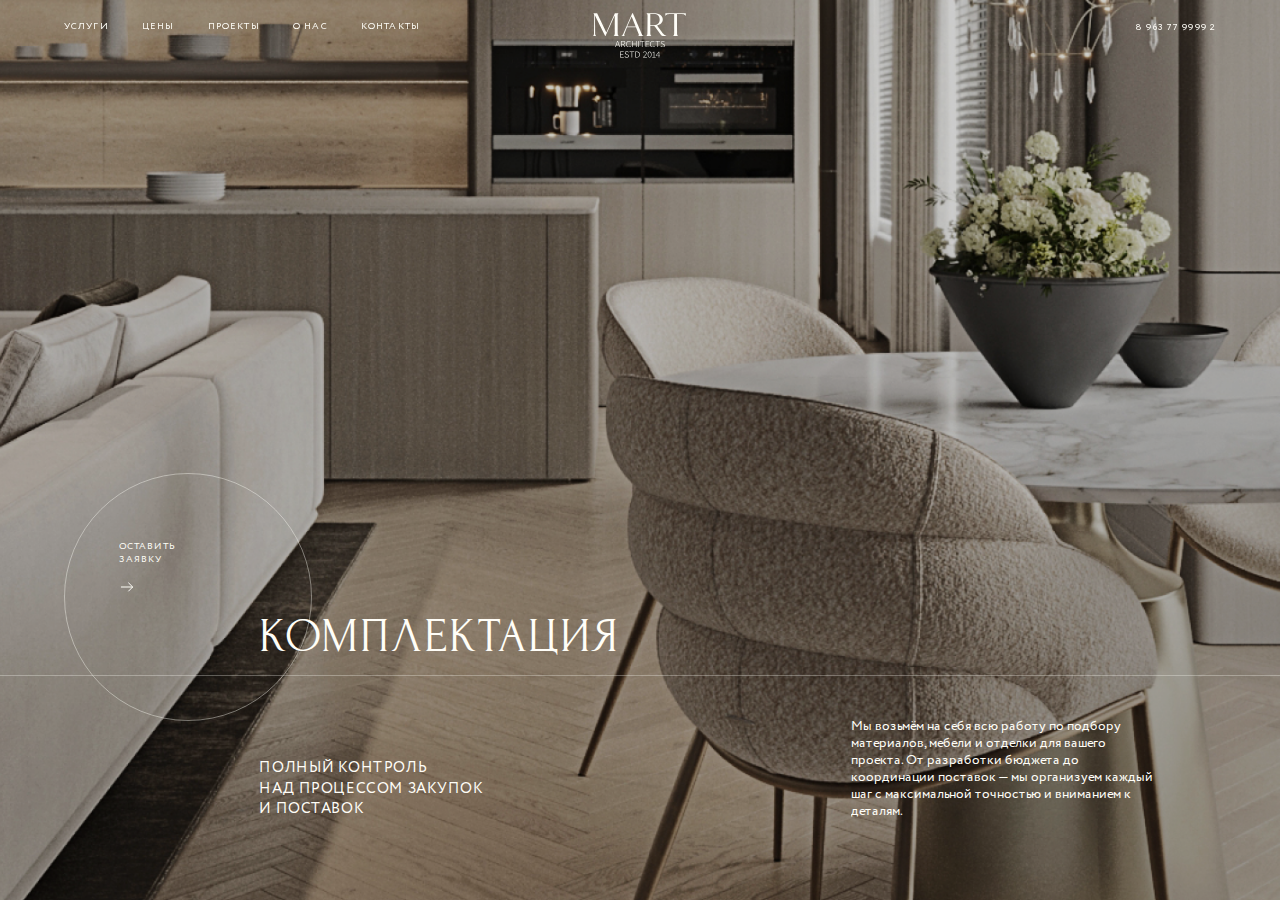
<file: src/pages/service-complectation.html>
<!DOCTYPE html>
<html lang="ru">
<head>
    <meta charset="UTF-8">
    <meta name="viewport" content="width=device-width, initial-scale=1.0">
    <title>MART</title>
    <link rel="stylesheet" href="../assets/css/_fonts.css">
    <link rel="stylesheet" href="../assets/css/_set.css">
    <link rel="stylesheet" href="../assets/scss/style.css">
    <link rel="stylesheet" href="../assets/scss/animations.css">
    <link rel="stylesheet" href="../assets/scss/mobile.css">
    <link rel="stylesheet" href="../assets/css/swiper.css">
    <link rel="stylesheet" href="../assets/css/pageable.css">
</head>
<body class="isLoading">
<header class="header white">
    <div class="header__container">
        <nav class="header__menu">
            <ul>
                <li class="header__menu-item"><a href="#">Услуги</a></li>
                <li class="header__menu-item"><a href="#">цены</a></li>
                <li class="header__menu-item"><a href="#">Проекты</a></li>
                <li class="header__menu-item"><a href="#">О нас</a></li>
                <li class="header__menu-item"><a href="#">Контакты</a></li>
            </ul>
        </nav>
        <a href="#" class="logo">
            <svg class="logo-top" viewBox="0 0 140 35" xmlns="http://www.w3.org/2000/svg">
                <path d="M38.5139 34.2671V34.6744H31.1519V34.2671C31.2465 34.2331 31.456 34.2018 31.6876 33.9821C32.0927 33.6016 32.5664 32.7158 32.6308 30.5383L32.6368 3.74351L18.7922 34.6744H18.226L2.95684 3.69348L3.18896 30.3598C3.19497 30.5098 3.19714 30.6419 3.19714 30.7633C3.23731 31.6528 3.34821 32.3155 3.49133 32.8068C3.86996 34.1015 4.48167 34.2027 4.66305 34.2671V34.6744H0V34.2779C0 34.2779 1.145 34.2049 1.37617 31.8335C1.37858 31.8246 1.37859 31.8139 1.38027 31.8048C1.43078 31.4709 1.46494 31.0904 1.47889 30.6618L1.82433 4.11493C1.73364 1.14812 0.753396 0.909048 0.525836 0.830552V0.478749H6.19872L19.9969 29.34L32.7973 0.478516H38.2205V0.830303C38.1197 0.864526 37.8844 0.964327 37.6326 1.26443C37.3848 1.55711 37.1289 2.08767 36.9978 3.06647L37.0348 30.4943C37.0993 32.6608 37.5688 33.5503 37.972 33.9325C38.2056 34.1575 38.4194 34.2331 38.5139 34.2671ZM51.3458 20.2882L57.9398 5.40292L63.9648 20.2884L51.3458 20.2882ZM74.6715 33.8126C74.2888 33.4786 73.8353 32.8697 73.3152 31.7425C73.3133 31.739 59.881 0.478516 59.881 0.478516H58.8635L48.8345 23.0709L48.3226 24.2639L45.5577 30.7065C45.3988 31.1258 45.222 31.5381 45.0278 31.9424C45.0259 31.9479 45.0218 31.9532 45.0199 31.9603L44.9917 32.0249C44.7579 32.5766 44.2705 33.2789 44.2705 33.2789C43.5953 34.163 43.0327 34.2259 42.7002 34.2673V34.6742H47.8978V34.2673C47.7794 34.2585 47.3741 34.1948 47.0758 33.8983H47.0739C46.683 33.5161 46.4834 32.6534 47.3741 30.6245L50.9978 21.317H64.4041L68.1997 30.6247C68.256 30.7551 68.3104 30.882 68.3568 31.0016C68.359 31.0033 68.359 31.0052 68.359 31.0052C69.0419 32.7108 68.8766 33.4931 68.5322 33.8646C68.2298 34.1934 67.8122 34.2405 67.6912 34.2671V34.6742H75.6207V34.2673C75.385 34.2386 75.0686 34.1608 74.6715 33.8126ZM91.1756 18.0036H85.9672V1.31707H91.0536C97.059 1.31707 100.013 4.28938 100.013 9.73981C100.013 15.0191 97.2375 18.0036 91.1756 18.0036ZM105.171 30.8733C104.277 29.8455 96.1879 18.6041 96.1879 18.6041C101.568 17.4664 104.723 13.6131 104.697 9.66036C104.663 4.49951 100.182 0.478998 91.2913 0.478998H80.2984V0.830786C80.397 0.864768 80.6369 0.920058 80.8849 1.20939C81.2031 1.57746 81.7913 2.27291 81.8617 3.83756L81.6265 30.5476C81.556 32.6859 81.0864 33.5611 80.6855 33.938C80.4516 34.1577 80.251 34.2456 80.1495 34.2671V34.6744H87.456V34.2671C87.3588 34.2429 87.1421 34.1577 86.9082 33.9325C86.5053 33.5503 86.0358 32.6608 85.9713 30.4943L85.9672 19.0506H90.1588C90.663 19.0447 91.1673 19.0345 91.6714 19.02C91.6714 19.02 92.4103 19.895 92.9903 20.6957L102.053 32.9664C102.797 33.8926 104.333 34.6505 105.507 34.6505H109.949V34.1979C109.949 34.1979 109.153 33.9514 108.267 33.4819C107.416 33.0303 106.553 32.4614 105.171 30.8733ZM139.217 4.19366H138.675C138.675 4.19366 138.194 1.86679 133.544 1.53797L126.035 1.36446L126.083 30.6534C126.163 32.6752 126.604 33.5343 126.986 33.9165H126.988C127.228 34.1541 127.443 34.2314 127.538 34.2671V34.6744H120.309V34.2671C120.405 34.2312 120.622 34.1541 120.859 33.9165C121.252 33.5288 121.698 32.6467 121.768 30.5479L121.77 1.41926L114.232 1.53797C109.582 1.86679 109.096 4.19366 109.096 4.19366H108.559V0.478998H139.217V4.19366Z"></path>
            </svg>
            <svg class="logo-middle" viewBox="0 0 75 10" xmlns="http://www.w3.org/2000/svg">
                <path d="M1.63246 5.60673H6.06928V6.26857H1.63246V5.60673ZM3.41052 0.16607H4.33312L7.74363 9.28131H6.82133L4.94432 4.00542C4.56102 2.94424 4.22556 1.97395 3.89039 0.882477H3.83095C3.50114 1.97655 3.16626 2.94424 2.78266 4.00542L0.881305 9.28131H0L3.41052 0.16607ZM11.9178 4.97543L12.679 4.65575L15.6177 9.28131H14.6193L11.9178 4.97543ZM11.9228 4.53573C13.5895 4.53573 14.5129 3.91771 14.5129 2.62514C14.5129 1.31006 13.5895 0.835742 11.9228 0.835742H10.0794V4.53573H11.9228ZM9.20968 0.16607H12.1017C14.0669 0.16607 15.3957 0.831114 15.3957 2.62514C15.3957 4.33895 14.0669 5.20537 12.1017 5.20537H10.0794V9.28131H9.20939L9.20968 0.16607ZM16.8035 4.71432C16.8035 1.80748 18.5555 0.000183105 21.0475 0.000183105C22.2081 0.000183105 23.1064 0.531626 23.6469 1.10145L23.1521 1.63551C22.6271 1.09021 21.9324 0.723494 21.0588 0.723494C19.0071 0.723494 17.7089 2.25525 17.7089 4.69874C17.7089 7.15289 18.9789 8.72389 21.005 8.72389C21.9921 8.72389 22.7332 8.34159 23.4166 7.63385L23.9113 8.14051C23.1518 8.95933 22.2399 9.4475 20.9637 9.4475C18.5385 9.4475 16.8035 7.63156 16.8035 4.71432ZM25.5892 0.16607H26.4592V4.10266H31.479V0.16607H32.349V9.28131H31.479V4.80866H26.4592V9.28131H25.5892V0.16607ZM34.8717 0.16607H35.7417V9.28131H34.8717V0.16607ZM40.437 0.856801H37.3659V0.16607H44.3785V0.856801H41.307V9.28131H40.437V0.856801ZM46.0202 0.16607H51.4815V0.856801H46.8902V4.11305H50.7512V4.80347H46.8902V8.5906H51.6301V9.28131H46.0202V0.16607ZM52.671 4.71432C52.671 1.80748 54.4228 0.000183105 56.9149 0.000183105C58.0755 0.000183105 58.9738 0.531626 59.5143 1.10145L59.0195 1.63551C58.4945 1.09021 57.7998 0.723494 56.9262 0.723494C54.8745 0.723494 53.5763 2.25525 53.5763 4.69874C53.5763 7.15289 54.8463 8.72389 56.8724 8.72389C57.8595 8.72389 58.6006 8.34159 59.284 7.63385L59.7787 8.14051C59.0192 8.95933 58.1073 9.4475 56.8311 9.4475C54.4059 9.4475 52.671 7.63156 52.671 4.71432ZM63.7924 0.856801H60.7212V0.16607H67.7336V0.856801H64.6624V9.28131H63.7924V0.856801ZM68.4434 8.08078L68.9848 7.52566C69.6947 8.25157 70.704 8.72389 71.8064 8.72389C73.2344 8.72389 74.119 8.02769 74.119 7.00777C74.119 5.93765 73.3488 5.59719 72.3962 5.20221L70.9349 4.5966C70.061 4.2423 68.9462 3.65026 68.9462 2.30344C68.9462 0.957202 70.195 0.000183105 71.8756 0.000183105C73.0511 0.000183105 74.031 0.489214 74.6592 1.10376L74.1757 1.63292C73.5925 1.07983 72.8327 0.723494 71.8756 0.723494C70.6449 0.723494 69.8221 1.32477 69.8221 2.25468C69.8221 3.25729 70.7605 3.63467 71.4947 3.9304L72.9501 4.52852C74.0604 4.98294 75 5.56748 75 6.94892C75 8.36007 73.7496 9.4475 71.7951 9.4475C70.3798 9.4475 69.2448 8.897 68.4434 8.08078Z"></path>
            </svg>
            <svg class="logo-bottom" viewBox="0 0 61 10" xmlns="http://www.w3.org/2000/svg">
                <path d="M0.101873 0.715385H5.56261V1.40612H0.971874V4.66236H4.83255V5.35278H0.971586V9.13991H5.71146V9.83062H0.101562L0.101873 0.715385ZM6.83493 8.63009L7.37631 8.07497C8.08646 8.80089 9.09553 9.2732 10.1979 9.2732C11.6259 9.2732 12.5105 8.577 12.5105 7.55708C12.5105 6.48696 11.7403 6.14651 10.7877 5.75152L9.3264 5.14591C8.45283 4.79161 7.33768 4.19957 7.33768 2.85275C7.33768 1.50651 8.58654 0.5495 10.2674 0.5495C11.4426 0.5495 12.4225 1.03853 13.0507 1.65308L12.5672 2.18224C11.984 1.62914 11.2242 1.27281 10.2674 1.27281C9.0364 1.27281 8.21363 1.87409 8.21363 2.80399C8.21363 3.8066 9.15199 4.18398 9.88651 4.47971L11.3416 5.07783C12.452 5.53225 13.3918 6.11679 13.3918 7.49823C13.3918 8.90938 12.1412 9.99681 10.1866 9.99681C8.77136 9.99681 7.6363 9.44631 6.83493 8.63009ZM17.4046 1.40612H14.3334V0.715385H21.3458V1.40612H18.2746V9.83062H17.4046V1.40612ZM25.2403 9.15578C27.7778 9.15578 28.9296 7.59546 28.9296 5.24258C28.9296 2.89027 27.7781 1.39081 25.2403 1.39081H23.8578V9.15578H25.2403ZM22.9877 0.715385H25.317C28.3403 0.715385 29.8349 2.4396 29.8349 5.24258C29.8349 8.04613 28.3403 9.83062 25.3452 9.83062H22.9877V0.715385ZM34.5258 9.35053C37.5595 6.49475 39.1432 4.86922 39.1432 3.36314C39.1432 2.29273 38.5211 1.48055 37.1581 1.48055C36.3148 1.48055 35.5714 1.96324 35.0033 2.60347L34.4791 2.13895C35.2208 1.37177 36.0667 0.816077 37.2499 0.816077C38.9641 0.816077 39.9907 1.81726 39.9907 3.33718C39.9907 5.06456 38.294 6.73942 35.7785 9.20599C36.3035 9.1731 36.8684 9.13991 37.3824 9.13991H40.4619V9.83062H34.5258V9.35053ZM46.5767 5.37616C46.5767 2.71225 45.7551 1.47506 44.5059 1.47506C43.2568 1.47506 42.4355 2.71224 42.4355 5.37586C42.4355 8.04007 43.2568 9.33725 44.5059 9.33725C45.7551 9.33725 46.5767 8.04036 46.5767 5.37616ZM41.5934 5.37586C41.5934 2.42689 42.6613 0.816077 44.5059 0.816077C46.3503 0.816077 47.4181 2.4295 47.4181 5.37616C47.4181 8.32571 46.3503 9.99711 44.5062 9.99711C42.6613 9.99711 41.5934 8.32541 41.5934 5.37586ZM48.5169 9.15578H50.7377V2.0948H49.0218V1.57114C49.8288 1.44448 50.4418 1.24021 50.9151 0.982561H51.5834V9.15578H53.6211V9.83093H48.5169V9.15578ZM58.1827 3.58242C58.1827 3.15541 58.2181 2.42633 58.2481 1.99961H58.1887C57.9501 2.39084 57.6815 2.73735 57.4132 3.15138L54.8073 6.60294H60.3711V7.25672H53.8443V6.76395L58.1521 0.981982H58.9948V9.83062H58.1827V3.58242Z"></path>
            </svg>
        </a>
        <div class="header__phone">
            <a href="tel:8 963 77 9999 2">
                <span class="desktop">8 963 77 9999 2</span>
            </a>
        </div>
    </div>
</header>
<div id="loading-section">
    <div class="logo">
        <svg class="logo-top" viewBox="0 0 140 35" xmlns="http://www.w3.org/2000/svg">
            <path d="M38.5139 34.2671V34.6744H31.1519V34.2671C31.2465 34.2331 31.456 34.2018 31.6876 33.9821C32.0927 33.6016 32.5664 32.7158 32.6308 30.5383L32.6368 3.74351L18.7922 34.6744H18.226L2.95684 3.69348L3.18896 30.3598C3.19497 30.5098 3.19714 30.6419 3.19714 30.7633C3.23731 31.6528 3.34821 32.3155 3.49133 32.8068C3.86996 34.1015 4.48167 34.2027 4.66305 34.2671V34.6744H0V34.2779C0 34.2779 1.145 34.2049 1.37617 31.8335C1.37858 31.8246 1.37859 31.8139 1.38027 31.8048C1.43078 31.4709 1.46494 31.0904 1.47889 30.6618L1.82433 4.11493C1.73364 1.14812 0.753396 0.909048 0.525836 0.830552V0.478749H6.19872L19.9969 29.34L32.7973 0.478516H38.2205V0.830303C38.1197 0.864526 37.8844 0.964327 37.6326 1.26443C37.3848 1.55711 37.1289 2.08767 36.9978 3.06647L37.0348 30.4943C37.0993 32.6608 37.5688 33.5503 37.972 33.9325C38.2056 34.1575 38.4194 34.2331 38.5139 34.2671ZM51.3458 20.2882L57.9398 5.40292L63.9648 20.2884L51.3458 20.2882ZM74.6715 33.8126C74.2888 33.4786 73.8353 32.8697 73.3152 31.7425C73.3133 31.739 59.881 0.478516 59.881 0.478516H58.8635L48.8345 23.0709L48.3226 24.2639L45.5577 30.7065C45.3988 31.1258 45.222 31.5381 45.0278 31.9424C45.0259 31.9479 45.0218 31.9532 45.0199 31.9603L44.9917 32.0249C44.7579 32.5766 44.2705 33.2789 44.2705 33.2789C43.5953 34.163 43.0327 34.2259 42.7002 34.2673V34.6742H47.8978V34.2673C47.7794 34.2585 47.3741 34.1948 47.0758 33.8983H47.0739C46.683 33.5161 46.4834 32.6534 47.3741 30.6245L50.9978 21.317H64.4041L68.1997 30.6247C68.256 30.7551 68.3104 30.882 68.3568 31.0016C68.359 31.0033 68.359 31.0052 68.359 31.0052C69.0419 32.7108 68.8766 33.4931 68.5322 33.8646C68.2298 34.1934 67.8122 34.2405 67.6912 34.2671V34.6742H75.6207V34.2673C75.385 34.2386 75.0686 34.1608 74.6715 33.8126ZM91.1756 18.0036H85.9672V1.31707H91.0536C97.059 1.31707 100.013 4.28938 100.013 9.73981C100.013 15.0191 97.2375 18.0036 91.1756 18.0036ZM105.171 30.8733C104.277 29.8455 96.1879 18.6041 96.1879 18.6041C101.568 17.4664 104.723 13.6131 104.697 9.66036C104.663 4.49951 100.182 0.478998 91.2913 0.478998H80.2984V0.830786C80.397 0.864768 80.6369 0.920058 80.8849 1.20939C81.2031 1.57746 81.7913 2.27291 81.8617 3.83756L81.6265 30.5476C81.556 32.6859 81.0864 33.5611 80.6855 33.938C80.4516 34.1577 80.251 34.2456 80.1495 34.2671V34.6744H87.456V34.2671C87.3588 34.2429 87.1421 34.1577 86.9082 33.9325C86.5053 33.5503 86.0358 32.6608 85.9713 30.4943L85.9672 19.0506H90.1588C90.663 19.0447 91.1673 19.0345 91.6714 19.02C91.6714 19.02 92.4103 19.895 92.9903 20.6957L102.053 32.9664C102.797 33.8926 104.333 34.6505 105.507 34.6505H109.949V34.1979C109.949 34.1979 109.153 33.9514 108.267 33.4819C107.416 33.0303 106.553 32.4614 105.171 30.8733ZM139.217 4.19366H138.675C138.675 4.19366 138.194 1.86679 133.544 1.53797L126.035 1.36446L126.083 30.6534C126.163 32.6752 126.604 33.5343 126.986 33.9165H126.988C127.228 34.1541 127.443 34.2314 127.538 34.2671V34.6744H120.309V34.2671C120.405 34.2312 120.622 34.1541 120.859 33.9165C121.252 33.5288 121.698 32.6467 121.768 30.5479L121.77 1.41926L114.232 1.53797C109.582 1.86679 109.096 4.19366 109.096 4.19366H108.559V0.478998H139.217V4.19366Z"></path>
        </svg>
        <svg class="logo-middle" viewBox="0 0 75 10" xmlns="http://www.w3.org/2000/svg">
            <path d="M1.63246 5.60673H6.06928V6.26857H1.63246V5.60673ZM3.41052 0.16607H4.33312L7.74363 9.28131H6.82133L4.94432 4.00542C4.56102 2.94424 4.22556 1.97395 3.89039 0.882477H3.83095C3.50114 1.97655 3.16626 2.94424 2.78266 4.00542L0.881305 9.28131H0L3.41052 0.16607ZM11.9178 4.97543L12.679 4.65575L15.6177 9.28131H14.6193L11.9178 4.97543ZM11.9228 4.53573C13.5895 4.53573 14.5129 3.91771 14.5129 2.62514C14.5129 1.31006 13.5895 0.835742 11.9228 0.835742H10.0794V4.53573H11.9228ZM9.20968 0.16607H12.1017C14.0669 0.16607 15.3957 0.831114 15.3957 2.62514C15.3957 4.33895 14.0669 5.20537 12.1017 5.20537H10.0794V9.28131H9.20939L9.20968 0.16607ZM16.8035 4.71432C16.8035 1.80748 18.5555 0.000183105 21.0475 0.000183105C22.2081 0.000183105 23.1064 0.531626 23.6469 1.10145L23.1521 1.63551C22.6271 1.09021 21.9324 0.723494 21.0588 0.723494C19.0071 0.723494 17.7089 2.25525 17.7089 4.69874C17.7089 7.15289 18.9789 8.72389 21.005 8.72389C21.9921 8.72389 22.7332 8.34159 23.4166 7.63385L23.9113 8.14051C23.1518 8.95933 22.2399 9.4475 20.9637 9.4475C18.5385 9.4475 16.8035 7.63156 16.8035 4.71432ZM25.5892 0.16607H26.4592V4.10266H31.479V0.16607H32.349V9.28131H31.479V4.80866H26.4592V9.28131H25.5892V0.16607ZM34.8717 0.16607H35.7417V9.28131H34.8717V0.16607ZM40.437 0.856801H37.3659V0.16607H44.3785V0.856801H41.307V9.28131H40.437V0.856801ZM46.0202 0.16607H51.4815V0.856801H46.8902V4.11305H50.7512V4.80347H46.8902V8.5906H51.6301V9.28131H46.0202V0.16607ZM52.671 4.71432C52.671 1.80748 54.4228 0.000183105 56.9149 0.000183105C58.0755 0.000183105 58.9738 0.531626 59.5143 1.10145L59.0195 1.63551C58.4945 1.09021 57.7998 0.723494 56.9262 0.723494C54.8745 0.723494 53.5763 2.25525 53.5763 4.69874C53.5763 7.15289 54.8463 8.72389 56.8724 8.72389C57.8595 8.72389 58.6006 8.34159 59.284 7.63385L59.7787 8.14051C59.0192 8.95933 58.1073 9.4475 56.8311 9.4475C54.4059 9.4475 52.671 7.63156 52.671 4.71432ZM63.7924 0.856801H60.7212V0.16607H67.7336V0.856801H64.6624V9.28131H63.7924V0.856801ZM68.4434 8.08078L68.9848 7.52566C69.6947 8.25157 70.704 8.72389 71.8064 8.72389C73.2344 8.72389 74.119 8.02769 74.119 7.00777C74.119 5.93765 73.3488 5.59719 72.3962 5.20221L70.9349 4.5966C70.061 4.2423 68.9462 3.65026 68.9462 2.30344C68.9462 0.957202 70.195 0.000183105 71.8756 0.000183105C73.0511 0.000183105 74.031 0.489214 74.6592 1.10376L74.1757 1.63292C73.5925 1.07983 72.8327 0.723494 71.8756 0.723494C70.6449 0.723494 69.8221 1.32477 69.8221 2.25468C69.8221 3.25729 70.7605 3.63467 71.4947 3.9304L72.9501 4.52852C74.0604 4.98294 75 5.56748 75 6.94892C75 8.36007 73.7496 9.4475 71.7951 9.4475C70.3798 9.4475 69.2448 8.897 68.4434 8.08078Z"></path>
        </svg>
        <svg class="logo-bottom" viewBox="0 0 61 10" xmlns="http://www.w3.org/2000/svg">
            <path d="M0.101873 0.715385H5.56261V1.40612H0.971874V4.66236H4.83255V5.35278H0.971586V9.13991H5.71146V9.83062H0.101562L0.101873 0.715385ZM6.83493 8.63009L7.37631 8.07497C8.08646 8.80089 9.09553 9.2732 10.1979 9.2732C11.6259 9.2732 12.5105 8.577 12.5105 7.55708C12.5105 6.48696 11.7403 6.14651 10.7877 5.75152L9.3264 5.14591C8.45283 4.79161 7.33768 4.19957 7.33768 2.85275C7.33768 1.50651 8.58654 0.5495 10.2674 0.5495C11.4426 0.5495 12.4225 1.03853 13.0507 1.65308L12.5672 2.18224C11.984 1.62914 11.2242 1.27281 10.2674 1.27281C9.0364 1.27281 8.21363 1.87409 8.21363 2.80399C8.21363 3.8066 9.15199 4.18398 9.88651 4.47971L11.3416 5.07783C12.452 5.53225 13.3918 6.11679 13.3918 7.49823C13.3918 8.90938 12.1412 9.99681 10.1866 9.99681C8.77136 9.99681 7.6363 9.44631 6.83493 8.63009ZM17.4046 1.40612H14.3334V0.715385H21.3458V1.40612H18.2746V9.83062H17.4046V1.40612ZM25.2403 9.15578C27.7778 9.15578 28.9296 7.59546 28.9296 5.24258C28.9296 2.89027 27.7781 1.39081 25.2403 1.39081H23.8578V9.15578H25.2403ZM22.9877 0.715385H25.317C28.3403 0.715385 29.8349 2.4396 29.8349 5.24258C29.8349 8.04613 28.3403 9.83062 25.3452 9.83062H22.9877V0.715385ZM34.5258 9.35053C37.5595 6.49475 39.1432 4.86922 39.1432 3.36314C39.1432 2.29273 38.5211 1.48055 37.1581 1.48055C36.3148 1.48055 35.5714 1.96324 35.0033 2.60347L34.4791 2.13895C35.2208 1.37177 36.0667 0.816077 37.2499 0.816077C38.9641 0.816077 39.9907 1.81726 39.9907 3.33718C39.9907 5.06456 38.294 6.73942 35.7785 9.20599C36.3035 9.1731 36.8684 9.13991 37.3824 9.13991H40.4619V9.83062H34.5258V9.35053ZM46.5767 5.37616C46.5767 2.71225 45.7551 1.47506 44.5059 1.47506C43.2568 1.47506 42.4355 2.71224 42.4355 5.37586C42.4355 8.04007 43.2568 9.33725 44.5059 9.33725C45.7551 9.33725 46.5767 8.04036 46.5767 5.37616ZM41.5934 5.37586C41.5934 2.42689 42.6613 0.816077 44.5059 0.816077C46.3503 0.816077 47.4181 2.4295 47.4181 5.37616C47.4181 8.32571 46.3503 9.99711 44.5062 9.99711C42.6613 9.99711 41.5934 8.32541 41.5934 5.37586ZM48.5169 9.15578H50.7377V2.0948H49.0218V1.57114C49.8288 1.44448 50.4418 1.24021 50.9151 0.982561H51.5834V9.15578H53.6211V9.83093H48.5169V9.15578ZM58.1827 3.58242C58.1827 3.15541 58.2181 2.42633 58.2481 1.99961H58.1887C57.9501 2.39084 57.6815 2.73735 57.4132 3.15138L54.8073 6.60294H60.3711V7.25672H53.8443V6.76395L58.1521 0.981982H58.9948V9.83062H58.1827V3.58242Z"></path>
        </svg>
    </div>
</div>
<div id="container">
    <div data-anchor="complectation" class="white-header">
        <section class="complectation">
            <div class="complectation__bg">
                <div class="complectation__bg-animation">
                    <img src="../assets/images/complectation.png" alt="">
                </div>
            </div>
            <div class="complectation__container">
                <div class="complectation__content">
                    <div class="complectation__title">
                        <div class="animation-slide-down__container">
                            <div class="animation-slide-down duration-1">
                                Комплектация
                            </div>
                        </div>
                    </div>
                    <div class="complectation__content-bottom">
                        <div class="complectation__description">
                            <div class="animation-slide-up__container">
                                <div class="animation-slide-up duration-1">
                                    Полный контроль<br>
                                    над процессом закупок<br>
                                    и поставок
                                </div>
                            </div>
                        </div>
                        <div class="complectation__text">
                            <div class="animation-slide-up__container">
                                <div class="animation-slide-up duration-1">
                                    Мы возьмём на себя всю работу по подбору материалов, мебели и отделки для вашего проекта.
                                    От разработки бюджета до координации поставок — мы организуем каждый шаг с максимальной
                                    точностью и вниманием к деталям.
                                </div>
                            </div>
                        </div>
                    </div>
                </div>
                <div class="complectation__gray-line"></div>
                <div class="complectation__button-anchor">
                    <div class="main-view__button-text-wrapper">
                        <div class="main-view__button-text">оставить<br/>заявку</div>
                    </div>
                    <div class="main-view__arrow-wrapper">
                        <div class="main-view__arrow">
                            <svg class="icon-arrow-right" width="24" height="24" viewBox="0 0 24 24" fill="none" xmlns="http://www.w3.org/2000/svg">
                                <path d="M14.4297 5.92969L20.4997 11.9997L14.4297 18.0697" stroke="#FFFEF8" stroke-width="1.5" stroke-miterlimit="10" stroke-linecap="round" stroke-linejoin="round"/>
                                <path d="M3.5 12H20.33" stroke="#FFFEF8" stroke-width="1.5" stroke-miterlimit="10" stroke-linecap="round" stroke-linejoin="round"/>
                            </svg>
                        </div>
                    </div>
                    <div class="animation-button-height animation-delay-1">
                        <div class="round-button"></div>
                    </div>
                </div>
            </div>
        </section>
    </div>
    <div data-anchor="design-steps">
        <section class="design-steps">
            <div class="design-steps__scroll">
                <div class="design-steps__content img">
                    <div class="design-steps__img">
                        <div class="design-steps__img-animation">
                            <img src="../assets/images/complectation-steps.png" alt="">
                        </div>
                    </div>
                    <div class="design-steps__top-1">
                        <div class="design-steps__top-text">
                            <div class="animation-slide-down__container">
                                <div class="animation-slide-down duration-1">
                                    индивидуальный подход<br> на каждом шаге
                                </div>
                            </div>
                        </div>
                        <div class="design-steps__title">
                            <div class="animation-slide-down__container">
                                <div class="animation-slide-down duration-1">
                                    Этапы работы
                                </div>
                            </div>
                        </div>
                    </div>
                    <div class="about-advantages__list">
                        <div class="about-advantages__item-wrapper">
                            <div class="about-advantages__item-animation">
                                <div class="about-advantages__item">
                                    <div class="about-advantages__item-num">1</div>
                                    <div class="about-advantages__item-text">Вы получаете предварительную смету<br> для ознакомления</div>
                                </div>
                            </div>
                        </div>
                        <div class="about-advantages__gray-line"></div>
                        <div class="about-advantages__item-wrapper">
                            <div class="about-advantages__item-animation animation-delay-06">
                                <div class="about-advantages__item">
                                    <div class="about-advantages__item-num">2</div>
                                    <div class="about-advantages__item-text">Мы обсуждаем возможные<br> изменения и оптимизацию бюджета</div>
                                </div>
                            </div>
                        </div>
                        <div class="about-advantages__gray-line animation-delay-16"></div>
                        <div class="about-advantages__item-wrapper">
                            <div class="about-advantages__item-animation animation-delay-07">
                                <div class="about-advantages__item">
                                    <div class="about-advantages__item-num">3</div>
                                    <div class="about-advantages__item-text">Согласование и оформление<br> закупок по графику</div>
                                </div>
                            </div>
                        </div>
                        <div class="about-advantages__gray-line animation-delay-17"></div>
                        <div class="about-advantages__item-wrapper">
                            <div class="about-advantages__item-animation animation-delay-08">
                                <div class="about-advantages__item">
                                    <div class="about-advantages__item-num">4</div>
                                    <div class="about-advantages__item-text">Организуем приёмку материалов<br> на складе или объекте</div>
                                </div>
                            </div>
                        </div>
                    </div>
                </div>
            </div>
        </section>
    </div>
    <div data-anchor="steps">
        <section class="steps compl">
            <div class="steps__scroll">
                <div class="steps__container">
                    <div class="steps__gray-line"></div>
                    <div class="steps__content">
                        <div class="steps__title">
                            <div class="animation-slide-up__container">
                                <div class="animation-slide-up duration-1">
                                    Что входит в услугу<br>
                                    комплектации
                                </div>
                            </div>
                        </div>
                        <div class="steps__button-anchor black-button mid-size">
                            <div class="main-view__button-text-wrapper">
                                <div class="main-view__button-text animation-delay-15">оставить<br>заявку</div>
                            </div>
                            <div class="main-view__arrow-wrapper">
                                <div class="main-view__arrow animation-delay-15">
                                    <svg class="icon-arrow-right" width="24" height="24" viewBox="0 0 24 24" fill="none" xmlns="http://www.w3.org/2000/svg">
                                        <path d="M14.4297 5.92969L20.4997 11.9997L14.4297 18.0697" stroke="#FFFEF8" stroke-width="1.5" stroke-miterlimit="10" stroke-linecap="round" stroke-linejoin="round"></path>
                                        <path d="M3.5 12H20.33" stroke="#FFFEF8" stroke-width="1.5" stroke-miterlimit="10" stroke-linecap="round" stroke-linejoin="round"></path>
                                    </svg>
                                </div>
                            </div>
                            <div class="animation-button-height animation-delay-15">
                                <div class="round-button"></div>
                            </div>
                        </div>
                        <div class="steps-list">
                            <div class="steps-list__col">
                                <div class="steps-list__img">
                                    <div class="steps-list__img-wrapper">
                                        <div class="steps-list__img-animation">
                                            <img src="../assets/images/steps1.png" alt="">
                                        </div>
                                    </div>
                                </div>
                                <div class="steps-list__items">
                                    <div class="steps-list__item">
                                        <div class="steps-list__name">
                                            <div class="animation-slide-down__container">
                                                <div class="animation-slide-down duration-1 animation-delay-08">Разработка и корректировка
                                                    бюджета проекта</div>
                                            </div>
                                        </div>
                                    </div>
                                    <div class="steps-list__gray-line"></div>
                                    <div class="steps-list__item">
                                        <div class="steps-list__name">
                                            <div class="animation-slide-down__container">
                                                <div class="animation-slide-down duration-1 animation-delay-08">
                                                    Актуализация смет
                                                    в процессе закупок
                                                </div>
                                            </div>
                                        </div>
                                    </div>
                                    <div class="steps-list__gray-line"></div>
                                    <div class="steps-list__item">
                                        <div class="steps-list__name">
                                            <div class="animation-slide-down__container">
                                                <div class="animation-slide-down duration-1 animation-delay-08">
                                                    Организация выездов
                                                    в салоны и шоурумы
                                                </div>
                                            </div>
                                        </div>
                                    </div>
                                    <div class="steps-list__gray-line"></div>
                                    <div class="steps-list__item">
                                        <div class="steps-list__name">
                                            <div class="animation-slide-down__container">
                                                <div class="animation-slide-down duration-1 animation-delay-08">
                                                    Подбор и согласование
                                                    отделочных материалов
                                                </div>
                                            </div>
                                        </div>
                                    </div>
                                </div>
                            </div>
                            <div class="steps-list__col">
                                <div class="steps-list__img">
                                    <div class="steps-list__img-wrapper">
                                        <div class="steps-list__img-animation">
                                            <img src="../assets/images/steps2.png" alt="">
                                        </div>
                                    </div>
                                </div>
                                <div class="steps-list__items">
                                    <div class="steps-list__item">
                                        <div class="steps-list__name">
                                            <div class="animation-slide-down__container">
                                                <div class="animation-slide-down duration-1 animation-delay-08">
                                                    Получение дополнительной информации от поставщиков
                                                </div>
                                            </div>
                                        </div>
                                    </div>
                                    <div class="steps-list__gray-line"></div>
                                    <div class="steps-list__item">
                                        <div class="steps-list__name">
                                            <div class="animation-slide-down__container">
                                                <div class="animation-slide-down duration-1 animation-delay-08">
                                                    Проверка финальных
                                                    спецификаций перед заказом
                                                </div>
                                            </div>
                                        </div>
                                    </div>
                                    <div class="steps-list__gray-line"></div>
                                    <div class="steps-list__item">
                                        <div class="steps-list__name">
                                            <div class="animation-slide-down__container">
                                                <div class="animation-slide-down duration-1 animation-delay-08">
                                                    Организация графика закупок
                                                    и поставок
                                                </div>
                                            </div>
                                        </div>
                                    </div>
                                    <div class="steps-list__gray-line"></div>
                                    <div class="steps-list__item">
                                        <div class="steps-list__name">
                                            <div class="animation-slide-down__container">
                                                <div class="animation-slide-down duration-1 animation-delay-08">
                                                    Контроль приёмки товаров
                                                    на и проверка на наличие брака
                                                </div>
                                            </div>
                                        </div>
                                    </div>
                                </div>
                            </div>
                        </div>
                    </div>
                </div>
            </div>
        </section>
    </div>
    <div data-anchor="interiors">
        <section class="interiors compl">
            <div class="interiors__scroll">
                <div class="interiors__content">
                    <div class="interiors__top">
                        <div class="result-swiper__navigation">
                            <div class="result-swiper__navigation-animation">
                                <div class="interiors-swiper__prev">
                                    <svg class="icon-arrow-left" width="24" height="25" viewBox="0 0 24 25" fill="none" xmlns="http://www.w3.org/2000/svg">
                                        <path d="M9.57031 6.42969L3.50031 12.4997L9.57031 18.5697" stroke="#FFFEF8" stroke-width="1.5" stroke-miterlimit="10" stroke-linecap="round" stroke-linejoin="round"/>
                                        <path d="M20.5 12.5H3.67" stroke="#FFFEF8" stroke-width="1.5" stroke-miterlimit="10" stroke-linecap="round" stroke-linejoin="round"/>
                                    </svg>
                                </div>
                                <div class="interiors-swiper__next">
                                    <svg class="icon-arrow-right" width="24" height="24" viewBox="0 0 24 24" fill="none" xmlns="http://www.w3.org/2000/svg">
                                        <path d="M14.4297 5.92969L20.4997 11.9997L14.4297 18.0697" stroke="#FFFEF8" stroke-width="1.5" stroke-miterlimit="10" stroke-linecap="round" stroke-linejoin="round"/>
                                        <path d="M3.5 12H20.33" stroke="#FFFEF8" stroke-width="1.5" stroke-miterlimit="10" stroke-linecap="round" stroke-linejoin="round"/>
                                    </svg>
                                </div>
                            </div>
                        </div>
                        <div class="interiors__top-description">
                            <div class="animation-slide-down__container">
                                <div class="animation-slide-down duration-1 animation-delay-05">
                                    преимущества работы с нами
                                </div>
                            </div>
                        </div>
                        <div class="interiors__top-text">
                            <div class="animation-slide-down__container">
                                <div class="animation-slide-down duration-1 animation-delay-05">
                                    Результат услуги комплектации –<br>
                                    красивый и качественный интерьер<br>
                                    не только на картинке
                                </div>
                            </div>
                        </div>
                        <div class="interiors__title">
                            <div class="animation-slide-down__container">
                                <div class="animation-slide-down duration-1 animation-delay-05">
                                    Премиальный сервис<br>
                                    с заботой о вас
                                </div>
                            </div>
                        </div>
                    </div>
                    <div class="interiors__gray-line"></div>
                    <div class="interiors-swiper__box">
                        <div class="swiper interiors-swiper">
                            <div class="swiper-wrapper">
                                <div class="swiper-slide">
                                    <div class="interiors-swiper-slide">
                                        <div class="interiors-swiper-slide__item">
                                            <div class="interiors-swiper-slide__img">
                                                <div class="interiors-swiper-slide__img-animation">
                                                    <img src="../assets/images/interiors1.png" alt="">
                                                </div>
                                            </div>
                                            <div class="interiors-swiper-slide__content">
                                                <div class="interiors-swiper-slide__content-title">
                                                    <div class="animation-slide-up__container">
                                                        <div class="animation-slide-up duration-1 animation-delay-05">
                                                            Мы специализируемся на премиум сегменте
                                                        </div>
                                                    </div>
                                                </div>
                                                <div class="interiors-swiper-slide__content-text">
                                                    <div class="animation-slide-up__container">
                                                        <div class="animation-slide-up duration-1 animation-delay-05">
                                                            Мы работаем с большими бюджетами более 10 лет и и пришли к выводу, что кто-то умеет экономить, а мы умеем грамотно вкладывать большие бюджеты, так чтобы это чувствовалось,
                                                            но не выглядело безвкусно.
                                                        </div>
                                                    </div>
                                                </div>
                                            </div>
                                        </div>
                                        <div class="interiors-swiper-slide__item">
                                            <div class="interiors-swiper-slide__img">
                                                <div class="interiors-swiper-slide__img-animation">
                                                    <img src="../assets/images/interiors2.png" alt="">
                                                </div>
                                            </div>
                                            <div class="interiors-swiper-slide__content">
                                                <div class="interiors-swiper-slide__content-title">
                                                    <div class="animation-slide-up__container">
                                                        <div class="animation-slide-up duration-1 animation-delay-05">
                                                            Мы создаем вечно ценные интерьеры
                                                        </div>
                                                    </div>
                                                </div>
                                                <div class="interiors-swiper-slide__content-text">
                                                    <div class="animation-slide-up__container">
                                                        <div class="animation-slide-up duration-1 animation-delay-05">
                                                            Игнорируем быстротечные тренды
                                                            и придерживаемся архитектурного подхода.
                                                            Это выражается в нашем подходе к проектированию. Мы создаем формы, объема, а не решаем каждую стену отдельно декоративными способами.
                                                        </div>
                                                    </div>
                                                </div>
                                            </div>
                                        </div>
                                    </div>
                                </div>
                                <div class="swiper-slide">
                                    <div class="interiors-swiper-slide">
                                        <div class="interiors-swiper-slide__item">
                                            <div class="interiors-swiper-slide__img">
                                                <div class="interiors-swiper-slide__img-animation">
                                                    <img src="../assets/images/interiors2.png" alt="">
                                                </div>
                                            </div>
                                            <div class="interiors-swiper-slide__content">
                                                <div class="interiors-swiper-slide__content-title">
                                                    <div class="animation-slide-up__container">
                                                        <div class="animation-slide-up duration-1 animation-delay-05">
                                                            Мы создаем вечно ценные интерьеры
                                                        </div>
                                                    </div>
                                                </div>
                                                <div class="interiors-swiper-slide__content-text">
                                                    <div class="animation-slide-up__container">
                                                        <div class="animation-slide-up duration-1 animation-delay-05">
                                                            Игнорируем быстротечные тренды
                                                            и придерживаемся архитектурного подхода.
                                                            Это выражается в нашем подходе к проектированию. Мы создаем формы, объема, а не решаем каждую стену отдельно декоративными способами.
                                                        </div>
                                                    </div>
                                                </div>
                                            </div>
                                        </div>
                                        <div class="interiors-swiper-slide__item">
                                            <div class="interiors-swiper-slide__img">
                                                <div class="interiors-swiper-slide__img-animation">
                                                    <img src="../assets/images/interiors1.png" alt="">
                                                </div>
                                            </div>
                                            <div class="interiors-swiper-slide__content">
                                                <div class="interiors-swiper-slide__content-title">
                                                    <div class="animation-slide-up__container">
                                                        <div class="animation-slide-up duration-1 animation-delay-05">
                                                            Мы специализируемся на премиум сегменте
                                                        </div>
                                                    </div>
                                                </div>
                                                <div class="interiors-swiper-slide__content-text">
                                                    <div class="animation-slide-up__container">
                                                        <div class="animation-slide-up duration-1 animation-delay-05">
                                                            Мы работаем с большими бюджетами более 10 лет и и пришли к выводу, что кто-то умеет экономить, а мы умеем грамотно вкладывать большие бюджеты, так чтобы это чувствовалось,
                                                            но не выглядело безвкусно.
                                                        </div>
                                                    </div>
                                                </div>
                                            </div>
                                        </div>
                                    </div>
                                </div>
                                <div class="swiper-slide">
                                    <div class="interiors-swiper-slide">
                                        <div class="interiors-swiper-slide__item">
                                            <div class="interiors-swiper-slide__img">
                                                <div class="interiors-swiper-slide__img-animation">
                                                    <img src="../assets/images/interiors1.png" alt="">
                                                </div>
                                            </div>
                                            <div class="interiors-swiper-slide__content">
                                                <div class="interiors-swiper-slide__content-title">
                                                    <div class="animation-slide-up__container">
                                                        <div class="animation-slide-up duration-1 animation-delay-05">
                                                            Мы специализируемся на премиум сегменте
                                                        </div>
                                                    </div>
                                                </div>
                                                <div class="interiors-swiper-slide__content-text">
                                                    <div class="animation-slide-up__container">
                                                        <div class="animation-slide-up duration-1 animation-delay-05">
                                                            Мы работаем с большими бюджетами более 10 лет и и пришли к выводу, что кто-то умеет экономить, а мы умеем грамотно вкладывать большие бюджеты, так чтобы это чувствовалось,
                                                            но не выглядело безвкусно.
                                                        </div>
                                                    </div>
                                                </div>
                                            </div>
                                        </div>
                                        <div class="interiors-swiper-slide__item">
                                            <div class="interiors-swiper-slide__img">
                                                <div class="interiors-swiper-slide__img-animation">
                                                    <img src="../assets/images/interiors2.png" alt="">
                                                </div>
                                            </div>
                                            <div class="interiors-swiper-slide__content">
                                                <div class="interiors-swiper-slide__content-title">
                                                    <div class="animation-slide-up__container">
                                                        <div class="animation-slide-up duration-1 animation-delay-05">
                                                            Мы создаем вечно ценные интерьеры
                                                        </div>
                                                    </div>
                                                </div>
                                                <div class="interiors-swiper-slide__content-text">
                                                    <div class="animation-slide-up__container">
                                                        <div class="animation-slide-up duration-1 animation-delay-05">
                                                            Игнорируем быстротечные тренды
                                                            и придерживаемся архитектурного подхода.
                                                            Это выражается в нашем подходе к проектированию. Мы создаем формы, объема, а не решаем каждую стену отдельно декоративными способами.
                                                        </div>
                                                    </div>
                                                </div>
                                            </div>
                                        </div>
                                    </div>
                                </div>
                                <div class="swiper-slide">
                                    <div class="interiors-swiper-slide">
                                        <div class="interiors-swiper-slide__item">
                                            <div class="interiors-swiper-slide__img">
                                                <div class="interiors-swiper-slide__img-animation">
                                                    <img src="../assets/images/interiors2.png" alt="">
                                                </div>
                                            </div>
                                            <div class="interiors-swiper-slide__content">
                                                <div class="interiors-swiper-slide__content-title">
                                                    <div class="animation-slide-up__container">
                                                        <div class="animation-slide-up duration-1 animation-delay-05">
                                                            Мы создаем вечно ценные интерьеры
                                                        </div>
                                                    </div>
                                                </div>
                                                <div class="interiors-swiper-slide__content-text">
                                                    <div class="animation-slide-up__container">
                                                        <div class="animation-slide-up duration-1 animation-delay-05">
                                                            Игнорируем быстротечные тренды
                                                            и придерживаемся архитектурного подхода.
                                                            Это выражается в нашем подходе к проектированию. Мы создаем формы, объема, а не решаем каждую стену отдельно декоративными способами.
                                                        </div>
                                                    </div>
                                                </div>
                                            </div>
                                        </div>
                                        <div class="interiors-swiper-slide__item">
                                            <div class="interiors-swiper-slide__img">
                                                <div class="interiors-swiper-slide__img-animation">
                                                    <img src="../assets/images/interiors1.png" alt="">
                                                </div>
                                            </div>
                                            <div class="interiors-swiper-slide__content">
                                                <div class="interiors-swiper-slide__content-title">
                                                    <div class="animation-slide-up__container">
                                                        <div class="animation-slide-up duration-1 animation-delay-05">
                                                            Мы специализируемся на премиум сегменте
                                                        </div>
                                                    </div>
                                                </div>
                                                <div class="interiors-swiper-slide__content-text">
                                                    <div class="animation-slide-up__container">
                                                        <div class="animation-slide-up duration-1 animation-delay-05">
                                                            Мы работаем с большими бюджетами более 10 лет и и пришли к выводу, что кто-то умеет экономить, а мы умеем грамотно вкладывать большие бюджеты, так чтобы это чувствовалось,
                                                            но не выглядело безвкусно.
                                                        </div>
                                                    </div>
                                                </div>
                                            </div>
                                        </div>
                                    </div>
                                </div>
                            </div>
                        </div>
                    </div>
                </div>
            </div>
        </section>
    </div>
    <div data-anchor="price-assembly">
        <section class="price-assembly">
            <div class="price-assembly__scroll">
                <div class="price-assembly__content">
                    <div class="price-supervision__img">
                        <div class="price-supervision__img-animation">
                            <img src="../assets/images/price-assembly.png" alt="">
                        </div>
                    </div>
                    <div class="price-assembly__right">
                        <div class="price-assembly__title">
                            <div class="animation-slide-down__container">
                                <div class="animation-slide-down duration-1">
                                    Стоимость<br>
                                    комплектации
                                </div>
                            </div>
                        </div>
                        <div class="price-assembly__description">
                            <div class="price-assembly__description-left">
                                <div class="animation-slide-down__container">
                                    <div class="animation-slide-down duration-1 animation-delay-1">10%</div>
                                </div>
                            </div>
                            <div class="price-assembly__description-right">
                                <div class="animation-slide-down__container">
                                    <div class="animation-slide-down duration-1 animation-delay-1">
                                        от сметы<br>
                                        на чистовые<br>
                                        материалы и мебель
                                    </div>
                                </div>
                            </div>
                        </div>
                        <div class="price-assembly__text">
                            <div class="animation-slide-up__container">
                                <div class="animation-slide-up duration-1 animation-delay-15">
                                    Услуга предоставляется только при заказе<br>
                                    «Авторского надзора»
                                </div>
                            </div>
                            <div class="price-assembly__text-spicer"></div>
                            <div class="animation-slide-up__container">
                                <div class="animation-slide-up duration-1 animation-delay-15">
                                    Все цены зависят от текущих условий<br>
                                    на рынке, курсов валют и других факторов.
                                </div>
                            </div>
                        </div>
                    </div>
                    <div class="price-assembly__gray-line"></div>
                    <div class="price-assembly__button-anchor black-button">
                        <div class="main-view__button-text-wrapper">
                            <div class="main-view__button-text animation-delay-15">ознакомиться <br>с услугой</div>
                        </div>
                        <div class="main-view__arrow-wrapper">
                            <div class="main-view__arrow animation-delay-15">
                                <svg class="icon-arrow-right" width="24" height="24" viewBox="0 0 24 24" fill="none" xmlns="http://www.w3.org/2000/svg">
                                    <path d="M14.4297 5.92969L20.4997 11.9997L14.4297 18.0697" stroke="#FFFEF8" stroke-width="1.5" stroke-miterlimit="10" stroke-linecap="round" stroke-linejoin="round"></path>
                                    <path d="M3.5 12H20.33" stroke="#FFFEF8" stroke-width="1.5" stroke-miterlimit="10" stroke-linecap="round" stroke-linejoin="round"></path>
                                </svg>
                            </div>
                        </div>
                        <div class="animation-button-height animation-delay-15">
                            <div class="round-button"></div>
                        </div>
                    </div>
                </div>
            </div>
        </section>
    </div>
    <div animation-steps="2" animation-step="-1" white-header-steps="1" data-anchor="projects" class="animation-state-0 projects-section">
        <section class="projects">
            <div class="projects-top">
                <div class="projects-top__content">
                    <div class="animation-slide-down__container">
                        <div class="projects-top__title animation-slide-down duration-1 animation-delay-05">
                            Познакомьтесь<br>
                            с нашими проектами<br>
                            и убедитесь сами
                        </div>
                    </div>
                    <div class="projects-top__right">
                        <div class="animation-slide-down__container">
                            <div class="projects-top__sub-title animation-slide-down duration-1 animation-delay-05">
                                Создали и реализовали более 90 проектов
                            </div>
                        </div>
                        <div class="projects-top__spacer"></div>
                        <div class="animation-slide-down__container">
                            <div class="projects-top__text animation-slide-down duration-1 animation-delay-08">
                                Дизайн проект полностью уникален, учитываются все Ваши<br>
                                пожелания, и в итоге, Вы получаете визуализации своего дома,<br>
                                наполненные реальными материалами и мебелью
                            </div>
                        </div>
                        <div class="projects-top__spacer2"></div>
                        <a href="#" class="primary-button">
                            <div class="animation-slide-up__container">
                                <div class="primary-button__text animation-slide-up duration-1 animation-delay-15">
                                    <div class="primary-button__text-animation">перейти в портфолио</div>
                                </div>
                            </div>
                            <div class="primary-button__circle-anchor">
                                <div class="primary-button__circle-animation animation-delay-15">
                                    <div class="primary-button__circle"></div>
                                </div>
                            </div>
                            <div class="animation-slide-up__container">
                                <div class="primary-button__arrow animation-slide-up duration-1  animation-delay-15">
                                    <svg class="icon-arrow-right" width="24" height="24" viewBox="0 0 24 24" fill="none" xmlns="http://www.w3.org/2000/svg">
                                        <path d="M14.4297 5.92969L20.4997 11.9997L14.4297 18.0697" stroke="#FFFEF8" stroke-width="1.5" stroke-miterlimit="10" stroke-linecap="round" stroke-linejoin="round"/>
                                        <path d="M3.5 12H20.33" stroke="#FFFEF8" stroke-width="1.5" stroke-miterlimit="10" stroke-linecap="round" stroke-linejoin="round"/>
                                    </svg>
                                </div>
                            </div>
                        </a>
                    </div>
                </div>
            </div>
            <div class="swiper projects-swiper">
                <div class="swiper-wrapper">
                    <div class="swiper-slide">
                        <div class="projects-swiper-slide__content">
                            <div class="projects-swiper-slide__button-anchor">
                                <div class="main-view__button-text-wrapper">
                                    <div class="main-view__button-text">оставить<br>заявку</div>
                                </div>
                                <div class="main-view__arrow-wrapper">
                                    <div class="main-view__arrow">
                                        <svg class="icon-arrow-right" width="24" height="24" viewBox="0 0 24 24" fill="none" xmlns="http://www.w3.org/2000/svg">
                                            <path d="M14.4297 5.92969L20.4997 11.9997L14.4297 18.0697" stroke="#FFFEF8" stroke-width="1.5" stroke-miterlimit="10" stroke-linecap="round" stroke-linejoin="round"></path>
                                            <path d="M3.5 12H20.33" stroke="#FFFEF8" stroke-width="1.5" stroke-miterlimit="10" stroke-linecap="round" stroke-linejoin="round"></path>
                                        </svg>
                                    </div>
                                </div>
                                <div class="animation-button-height">
                                    <div class="round-button"></div>
                                </div>
                            </div>
                            <div class="projects-swiper-slide__title">
                                <div class="projects-swiper-slide__title-animation-wrapper">
                                    <div class="projects-swiper-slide__title-animation">White Khamovniki</div>
                                </div>
                            </div>
                            <div class="projects-swiper-slide__text">
                                <div class="projects-swiper-slide__text-animation-wrapper">
                                    <div class="projects-swiper-slide__text-animation">Оформление квартиры</div>
                                </div>
                            </div>
                        </div>
                        <div class="projects-swiper-slide__wrapper">
                            <img src="../assets/images/069_DSCF4268-HDR.png" alt="">
                        </div>
                    </div>
                    <div class="swiper-slide">
                        <div class="projects-swiper-slide__wrapper">
                            <img src="../assets/images/MSC-21.png" alt="">
                        </div>
                    </div>
                    <div class="swiper-slide">
                        <div class="projects-swiper-slide__wrapper">
                            <img src="../assets/images/069_DSCF4268-HDR.png" alt="">
                        </div>
                    </div>
                    <div class="swiper-slide">
                        <div class="projects-swiper-slide__wrapper">
                            <img src="../assets/images/MSC-21.png" alt="">
                        </div>
                    </div>
                    <div class="swiper-slide">
                        <div class="projects-swiper-slide__wrapper">
                            <img src="../assets/images/069_DSCF4268-HDR.png" alt="">
                        </div>
                    </div>
                </div>
            </div>
            <div class="projects__gray-line"></div>
            <div class="projects-swiper__navigation">
                <div class="projects-swiper__navigation-animation">
                    <div class="projects-swiper__prev">
                        <svg class="icon-arrow-left" width="24" height="25" viewBox="0 0 24 25" fill="none" xmlns="http://www.w3.org/2000/svg">
                            <path d="M9.57031 6.42969L3.50031 12.4997L9.57031 18.5697" stroke="#FFFEF8" stroke-width="1.5" stroke-miterlimit="10" stroke-linecap="round" stroke-linejoin="round"/>
                            <path d="M20.5 12.5H3.67" stroke="#FFFEF8" stroke-width="1.5" stroke-miterlimit="10" stroke-linecap="round" stroke-linejoin="round"/>
                        </svg>
                    </div>
                    <div class="projects-swiper__next">
                        <svg class="icon-arrow-right" width="24" height="24" viewBox="0 0 24 24" fill="none" xmlns="http://www.w3.org/2000/svg">
                            <path d="M14.4297 5.92969L20.4997 11.9997L14.4297 18.0697" stroke="#FFFEF8" stroke-width="1.5" stroke-miterlimit="10" stroke-linecap="round" stroke-linejoin="round"/>
                            <path d="M3.5 12H20.33" stroke="#FFFEF8" stroke-width="1.5" stroke-miterlimit="10" stroke-linecap="round" stroke-linejoin="round"/>
                        </svg>
                    </div>
                </div>
            </div>
        </section>
    </div>
    <div data-anchor="faq">
        <section class="faq">
            <div class="faq__scroll">
                <div class="faq__content">
                    <div class="faq__left">
                        <div class="faq__title">
                            <div class="animation-slide-down__container">
                                <div class="animation-slide-down duration-1">
                                    часто задаваемые вопросы
                                </div>
                            </div>
                        </div>
                        <div class="faq__img">
                            <div class="faq__img-animation">
                                <img src="../assets/images/faq.png" alt="">
                            </div>
                        </div>
                    </div>
                    <div class="faq__right">
                        <div class="faq__right-animation">
                            <div class="faq-list">
                                <div class="faq-list__item">
                                    <div class="faq-list__item-row">
                                        <div class="faq-list__item-num">01</div>
                                        <div class="faq-list__item-title">Кто приезжает на надзор?</div>
                                        <div class="faq-list__item-arrow">
                                            <svg class="icon-arrow-right" width="24" height="24" viewBox="0 0 24 24" fill="none" xmlns="http://www.w3.org/2000/svg">
                                                <path d="M14.4297 5.92969L20.4997 11.9997L14.4297 18.0697" stroke="#FFFEF8" stroke-width="1.5" stroke-miterlimit="10" stroke-linecap="round" stroke-linejoin="round"/>
                                                <path d="M3.5 12H20.33" stroke="#FFFEF8" stroke-width="1.5" stroke-miterlimit="10" stroke-linecap="round" stroke-linejoin="round"/>
                                            </svg>
                                        </div>
                                    </div>
                                    <div class="faq-list__item-answer">
                                        <div class="faq-list__item-answer-wrap">
                                            Руководители, архитекторы и комлектаторы, в случае заккзы услуги Комплектация.
                                        </div>
                                    </div>
                                </div>
                                <div class="faq-list__gray-line"></div>
                                <div class="faq-list__item">
                                    <div class="faq-list__item-row">
                                        <div class="faq-list__item-num">02</div>
                                        <div class="faq-list__item-title">Могу я не заказывать авторский надзор и реализовать все самостоятельно?</div>
                                        <div class="faq-list__item-arrow">
                                            <svg class="icon-arrow-right" width="24" height="24" viewBox="0 0 24 24" fill="none" xmlns="http://www.w3.org/2000/svg">
                                                <path d="M14.4297 5.92969L20.4997 11.9997L14.4297 18.0697" stroke="#FFFEF8" stroke-width="1.5" stroke-miterlimit="10" stroke-linecap="round" stroke-linejoin="round"/>
                                                <path d="M3.5 12H20.33" stroke="#FFFEF8" stroke-width="1.5" stroke-miterlimit="10" stroke-linecap="round" stroke-linejoin="round"/>
                                            </svg>
                                        </div>
                                    </div>
                                    <div class="faq-list__item-answer">
                                        <div class="faq-list__item-answer-wrap">
                                            Конечно, вы можете. Вы Можете брать разовые консультации в случае необходимости.
                                        </div>
                                    </div>
                                </div>
                                <div class="faq-list__gray-line"></div>
                                <div class="faq-list__item">
                                    <div class="faq-list__item-row">
                                        <div class="faq-list__item-num">03</div>
                                        <div class="faq-list__item-title">В чем разница между  ген подрядом и авторским надзором?</div>
                                        <div class="faq-list__item-arrow">
                                            <svg class="icon-arrow-right" width="24" height="24" viewBox="0 0 24 24" fill="none" xmlns="http://www.w3.org/2000/svg">
                                                <path d="M14.4297 5.92969L20.4997 11.9997L14.4297 18.0697" stroke="#FFFEF8" stroke-width="1.5" stroke-miterlimit="10" stroke-linecap="round" stroke-linejoin="round"/>
                                                <path d="M3.5 12H20.33" stroke="#FFFEF8" stroke-width="1.5" stroke-miterlimit="10" stroke-linecap="round" stroke-linejoin="round"/>
                                            </svg>
                                        </div>
                                    </div>
                                    <div class="faq-list__item-answer">
                                        <div class="faq-list__item-answer-wrap">
                                            Авторский надзор – это управление проектом, простыми словами: в наших руках карта, кому и  когда двигаться, план, что мы хотим от кого получить. Генподряд. – это это руководство всеми процессами, происходящими на строительной площадке, сосредоточенное в одних руках. Генподрядная организация берет на себя управление всеми ремонтными, отделочными и инженерными работами, а так же полностью берет ответственность за качество, инженерные работы, сохранность отделки при работе других подрядчиков. А технадзор проверяет качество работ, черновых материалов, закупленное количество, соответсвие всем нормам, СНиПам и ГОСтам
                                        </div>
                                    </div>
                                </div>
                                <div class="faq-list__gray-line"></div>
                                <div class="faq-list__item">
                                    <div class="faq-list__item-row">
                                        <div class="faq-list__item-num">04</div>
                                        <div class="faq-list__item-title">Если во время ремонта я хочу что-то добавить в чертежи?</div>
                                        <div class="faq-list__item-arrow">
                                            <svg class="icon-arrow-right" width="24" height="24" viewBox="0 0 24 24" fill="none" xmlns="http://www.w3.org/2000/svg">
                                                <path d="M14.4297 5.92969L20.4997 11.9997L14.4297 18.0697" stroke="#FFFEF8" stroke-width="1.5" stroke-miterlimit="10" stroke-linecap="round" stroke-linejoin="round"/>
                                                <path d="M3.5 12H20.33" stroke="#FFFEF8" stroke-width="1.5" stroke-miterlimit="10" stroke-linecap="round" stroke-linejoin="round"/>
                                            </svg>
                                        </div>
                                    </div>
                                    <div class="faq-list__item-answer">
                                        <div class="faq-list__item-answer-wrap">
                                            Вы можете это сделать и мы внесем изменения в рамках услуги Авторского надзора без дополнительной оплаты, если это не меняет планировку и общую концепцию интерьера.
                                        </div>
                                    </div>
                                </div>
                                <div class="faq-list__gray-line"></div>
                                <div class="faq-list__item">
                                    <div class="faq-list__item-row">
                                        <div class="faq-list__item-num">05</div>
                                        <div class="faq-list__item-title">Как часто вы выезжаете на объект?</div>
                                        <div class="faq-list__item-arrow">
                                            <svg class="icon-arrow-right" width="24" height="24" viewBox="0 0 24 24" fill="none" xmlns="http://www.w3.org/2000/svg">
                                                <path d="M14.4297 5.92969L20.4997 11.9997L14.4297 18.0697" stroke="#FFFEF8" stroke-width="1.5" stroke-miterlimit="10" stroke-linecap="round" stroke-linejoin="round"/>
                                                <path d="M3.5 12H20.33" stroke="#FFFEF8" stroke-width="1.5" stroke-miterlimit="10" stroke-linecap="round" stroke-linejoin="round"/>
                                            </svg>
                                        </div>
                                    </div>
                                    <div class="faq-list__item-answer">
                                        <div class="faq-list__item-answer-wrap">
                                            Вы можете это сделать и мы внесем изменения в рамках услуги Авторского надзора без дополнительной оплаты, если это не меняет планировку и общую концепцию интерьера.
                                        </div>
                                    </div>
                                </div>
                                <div class="faq-list__gray-line"></div>
                                <div class="faq-list__item">
                                    <div class="faq-list__item-row">
                                        <div class="faq-list__item-num">06</div>
                                        <div class="faq-list__item-title">Можно ли начать ремонт параллельно
                                            с разработкой дизайн-проекта?</div>
                                        <div class="faq-list__item-arrow">
                                            <svg class="icon-arrow-right" width="24" height="24" viewBox="0 0 24 24" fill="none" xmlns="http://www.w3.org/2000/svg">
                                                <path d="M14.4297 5.92969L20.4997 11.9997L14.4297 18.0697" stroke="#FFFEF8" stroke-width="1.5" stroke-miterlimit="10" stroke-linecap="round" stroke-linejoin="round"/>
                                                <path d="M3.5 12H20.33" stroke="#FFFEF8" stroke-width="1.5" stroke-miterlimit="10" stroke-linecap="round" stroke-linejoin="round"/>
                                            </svg>
                                        </div>
                                    </div>
                                    <div class="faq-list__item-answer">
                                        <div class="faq-list__item-answer-wrap">
                                            Можно ли начать ремонт параллельно
                                            с разработкой дизайн-проекта?
                                        </div>
                                    </div>
                                </div>
                            </div>
                        </div>
                    </div>
                </div>
            </div>
        </section>
    </div>
    <div data-anchor="services">
        <section class="services">
            <div class="services__scroll">
                <div class="services__container">
                    <div class="services__gray-line"></div>
                    <div class="services__content">
                        <div class="services__top">
                            <div class="services__title">
                                <div class="animation-slide-up__container">
                                    <div class="animation-slide-up duration-1 animation-delay-01">ВСе услуги</div>
                                </div>
                            </div>
                            <div class="services__top-right">
                                <div class="services__top-button">
                                    <a href="#" class="primary-button">
                                        <div class="animation-slide-up__container">
                                            <div class="primary-button__text animation-slide-up duration-1 animation-delay-1">
                                                <div class="primary-button__text-animation">Познакомьтесь с ценами</div>
                                            </div>
                                        </div>
                                        <div class="primary-button__circle-anchor">
                                            <div class="primary-button__circle-animation animation-delay-1">
                                                <div class="primary-button__circle"></div>
                                            </div>
                                        </div>
                                        <div class="animation-slide-up__container">
                                            <div class="primary-button__arrow animation-slide-up duration-1  animation-delay-1">
                                                <svg class="icon-arrow-right" width="24" height="24" viewBox="0 0 24 24" fill="none" xmlns="http://www.w3.org/2000/svg">
                                                    <path d="M14.4297 5.92969L20.4997 11.9997L14.4297 18.0697" stroke="#FFFEF8" stroke-width="1.5" stroke-miterlimit="10" stroke-linecap="round" stroke-linejoin="round"></path>
                                                    <path d="M3.5 12H20.33" stroke="#FFFEF8" stroke-width="1.5" stroke-miterlimit="10" stroke-linecap="round" stroke-linejoin="round"></path>
                                                </svg>
                                            </div>
                                        </div>
                                    </a>
                                </div>
                                <div class="services__top-text">
                                    <div class="animation-slide-up__container">
                                        <div class="animation-slide-up duration-1 animation-delay-02">
                                            *по каждой услуге Вы получаете договоры, акты и закрывающие документы
                                        </div>
                                    </div>
                                </div>
                            </div>
                        </div>
                        <div class="services-list">
                            <div class="services-list__item">
                                <div class="services-list__item-animation">
                                    <div class="services-list__img-wrapper">
                                        <img src="../assets/images/service1.png" alt="">
                                    </div>
                                    <div class="services-list__name">Дизайн интерьера</div>
                                    <div class="services-list__description">Комплексная услуга по дизайну интерьера</div>
                                </div>
                            </div>
                            <div class="services-list__item">
                                <div class="services-list__item-animation">
                                    <div class="services-list__img-wrapper">
                                        <img src="../assets/images/service2.png" alt="">
                                    </div>
                                    <div class="services-list__name">Авторский надзор</div>
                                    <div class="services-list__description">Контроль реализации проекта </div>
                                </div>
                            </div>
                            <div class="services-list__item">
                                <div class="services-list__item-animation">
                                    <div class="services-list__img-wrapper">
                                        <img src="../assets/images/service3.png" alt="">
                                    </div>
                                    <div class="services-list__name">Комплектация</div>
                                    <div class="services-list__description">Обеспечение материалами, мебелью, декором</div>
                                </div>
                            </div>
                            <div class="services-list__item">
                                <div class="services-list__item-animation">
                                    <div class="services-list__img-wrapper">
                                        <img src="../assets/images/service4.png" alt="">
                                    </div>
                                    <div class="services-list__name">Архитектура</div>
                                    <div class="services-list__description">Полный спектр архитектурного проектирования</div>
                                </div>
                            </div>
                        </div>
                    </div>
                </div>
            </div>
        </section>
    </div>
    <div data-anchor="feedback">
        <section class="feedback">
            <div class="feedback__scroll">
                <div class="feedback__content">
                    <div class="feedback__top">
                        <div class="feedback__top-animation">
                            <div class="feedback__title">
                                Проектирование и ремонт могут<br>
                                быть приятными и увлекательными
                            </div>
                            <div class="feedback__title-desc">
                                А результат будет радовать Вас долгие годы
                            </div>
                        </div>
                    </div>
                    <div class="feedback__middle">
                        <div class="feedback-form">
                            <div class="feedback-form__title">
                                <div class="animation-slide-up__container">
                                    <div class="animation-slide-up duration-1 animation-delay-05">
                                        Оставьте свои контакты<br>
                                        для связи
                                    </div>
                                </div>
                            </div>
                            <div class="feedback-form__wrapper">
                                <input class="input-text" type="text" name="phone" placeholder="+7 ( ___ ) ___ - __ - __" autocomplete="off">
                                <div class="primary-button">
                                    <div class="primary-button__circle-anchor">
                                        <div class="primary-button__circle-animation animation-delay-1">
                                            <div class="primary-button__circle"></div>
                                        </div>
                                    </div>
                                    <div class="animation-slide-up__container">
                                        <div class="primary-button__arrow animation-slide-up duration-1  animation-delay-1">
                                            <svg class="icon-arrow-right" width="24" height="24" viewBox="0 0 24 24" fill="none" xmlns="http://www.w3.org/2000/svg">
                                                <path d="M14.4297 5.92969L20.4997 11.9997L14.4297 18.0697" stroke="#FFFEF8" stroke-width="1.5" stroke-miterlimit="10" stroke-linecap="round" stroke-linejoin="round"></path>
                                                <path d="M3.5 12H20.33" stroke="#FFFEF8" stroke-width="1.5" stroke-miterlimit="10" stroke-linecap="round" stroke-linejoin="round"></path>
                                            </svg>
                                        </div>
                                    </div>
                                </div>
                            </div>
                            <div class="feedback-form__err">Это поле обязательно</div>
                            <div class="feedback-form__desc">
                                <div class="animation-slide-down__container">
                                    <div class="animation-slide-down duration-1 animation-delay-05">
                                        Отправляя форму, вы принимаете<br>
                                        пользовательское соглашение
                                    </div>
                                </div>
                            </div>
                            <div class="contacts-block">
                                <div class="contacts-block__title">
                                    <div class="animation-slide-up__container">
                                        <div class="animation-slide-up duration-1 animation-delay-07">или напишите нам</div>
                                    </div>
                                </div>
                                <div class="contacts-block__links">
                                    <div class="animation-slide-up__container">
                                        <div class="animation-slide-up duration-1 animation-delay-07">
                                            <a href="#" class="contacts-block__link">
                                                <svg width="32" height="32" viewBox="0 0 32 32" fill="none" xmlns="http://www.w3.org/2000/svg">
                                                    <path d="M28.975 3.17096L2.40082 13.7606C0.587232 14.5133 0.597724 15.5588 2.06808 16.025L8.89074 18.2244L24.6764 7.93218C25.4228 7.46287 26.1048 7.71534 25.5442 8.22956L12.7547 20.1574H12.7517L12.7547 20.159L12.2841 27.4263C12.9736 27.4263 13.2778 27.0994 13.6645 26.7138L16.9784 23.3837L23.8715 28.6452C25.1425 29.3685 26.0553 28.9968 26.3716 27.4293L30.8965 5.39203C31.3597 3.47299 30.1876 2.60407 28.975 3.17096Z" fill="#140E0A"/>
                                                </svg>
                                            </a>
                                        </div>
                                    </div>
                                    <div class="animation-slide-up__container">
                                        <div class="animation-slide-up duration-1 animation-delay-07">
                                            <a href="#" class="contacts-block__link">
                                                <svg width="32" height="32" viewBox="0 0 32 32" fill="none" xmlns="http://www.w3.org/2000/svg">
                                                    <path d="M17.3688 2.66602C18.8688 2.67002 19.6302 2.67802 20.2875 2.69668L20.5462 2.70602C20.8448 2.71668 21.1395 2.73002 21.4955 2.74602C22.9142 2.81268 23.8822 3.03668 24.7315 3.36602C25.6115 3.70468 26.3528 4.16335 27.0942 4.90335C27.7724 5.56966 28.2971 6.37598 28.6315 7.26602C28.9608 8.11535 29.1848 9.08335 29.2515 10.5033C29.2675 10.858 29.2808 11.1527 29.2915 11.4527L29.2995 11.7113C29.3195 12.3673 29.3275 13.1287 29.3302 14.6287L29.3315 15.6234V17.37C29.3347 18.3426 29.3245 19.3151 29.3008 20.2873L29.2928 20.546C29.2822 20.846 29.2688 21.1407 29.2528 21.4953C29.1862 22.9153 28.9595 23.882 28.6315 24.7327C28.2971 25.6227 27.7724 26.429 27.0942 27.0954C26.4278 27.7736 25.6215 28.2983 24.7315 28.6327C23.8822 28.962 22.9142 29.186 21.4955 29.2527L20.5462 29.2927L20.2875 29.3007C19.6302 29.3193 18.8688 29.3287 17.3688 29.3314L16.3742 29.3327H14.6288C13.6558 29.3361 12.6829 29.3259 11.7102 29.302L11.4515 29.294C11.135 29.282 10.8185 29.2683 10.5022 29.2527C9.08349 29.186 8.11549 28.962 7.26482 28.6327C6.37526 28.2981 5.56941 27.7734 4.90349 27.0954C4.22475 26.4292 3.69963 25.6228 3.36482 24.7327C3.03549 23.8833 2.81149 22.9153 2.74482 21.4953L2.70482 20.546L2.69815 20.2873C2.67358 19.3151 2.66246 18.3426 2.66482 17.37V14.6287C2.66113 13.6561 2.67091 12.6836 2.69415 11.7113L2.70349 11.4527C2.71415 11.1527 2.72749 10.858 2.74349 10.5033C2.81015 9.08335 3.03415 8.11668 3.36349 7.26602C3.69908 6.37561 4.22512 5.56926 4.90482 4.90335C5.57036 4.22541 6.37574 3.70078 7.26482 3.36602C8.11549 3.03668 9.08215 2.81268 10.5022 2.74602C10.8568 2.73002 11.1528 2.71668 11.4515 2.70602L11.7102 2.69802C12.6824 2.67433 13.6549 2.6641 14.6275 2.66735L17.3688 2.66602ZM15.9982 9.33268C14.23 9.33268 12.5344 10.0351 11.2841 11.2853C10.0339 12.5355 9.33149 14.2312 9.33149 15.9993C9.33149 17.7675 10.0339 19.4632 11.2841 20.7134C12.5344 21.9636 14.23 22.666 15.9982 22.666C17.7663 22.666 19.462 21.9636 20.7122 20.7134C21.9624 19.4632 22.6648 17.7675 22.6648 15.9993C22.6648 14.2312 21.9624 12.5355 20.7122 11.2853C19.462 10.0351 17.7663 9.33268 15.9982 9.33268ZM15.9982 11.9993C16.5234 11.9993 17.0436 12.1026 17.5289 12.3036C18.0143 12.5045 18.4553 12.7991 18.8268 13.1705C19.1983 13.5418 19.493 13.9827 19.6941 14.468C19.8952 14.9533 19.9987 15.4734 19.9988 15.9987C19.9989 16.524 19.8955 17.0441 19.6946 17.5295C19.4937 18.0148 19.1991 18.4558 18.8277 18.8273C18.4563 19.1988 18.0154 19.4935 17.5302 19.6946C17.0449 19.8957 16.5248 19.9993 15.9995 19.9993C14.9386 19.9993 13.9212 19.5779 13.1711 18.8278C12.4209 18.0776 11.9995 17.0602 11.9995 15.9993C11.9995 14.9385 12.4209 13.9211 13.1711 13.1709C13.9212 12.4208 14.9386 11.9993 15.9995 11.9993M22.9995 7.33268C22.5575 7.33268 22.1335 7.50828 21.821 7.82084C21.5084 8.1334 21.3328 8.55732 21.3328 8.99935C21.3328 9.44138 21.5084 9.8653 21.821 10.1779C22.1335 10.4904 22.5575 10.666 22.9995 10.666C23.4415 10.666 23.8654 10.4904 24.178 10.1779C24.4906 9.8653 24.6662 9.44138 24.6662 8.99935C24.6662 8.55732 24.4906 8.1334 24.178 7.82084C23.8654 7.50828 23.4415 7.33268 22.9995 7.33268Z" fill="#140E0A"/>
                                                </svg>
                                            </a>
                                        </div>
                                    </div>
                                    <div class="animation-slide-up__container">
                                        <div class="animation-slide-up duration-1 animation-delay-07">
                                            <a href="#" class="contacts-block__link">
                                                <svg width="32" height="32" viewBox="0 0 32 32" fill="none" xmlns="http://www.w3.org/2000/svg">
                                                    <path d="M16.0052 2.66602C23.3692 2.66602 29.3386 8.63535 29.3386 15.9993C29.3386 23.3633 23.3692 29.3327 16.0052 29.3327C13.6489 29.3367 11.334 28.7131 9.29856 27.526L2.67723 29.3327L4.4799 22.7087C3.29184 20.6726 2.66777 18.3567 2.6719 15.9993C2.6719 8.63535 8.64123 2.66602 16.0052 2.66602ZM11.4612 9.73268L11.1946 9.74335C11.0222 9.75523 10.8537 9.80051 10.6986 9.87668C10.554 9.9587 10.422 10.0611 10.3066 10.1807C10.1466 10.3313 10.0559 10.462 9.95856 10.5887C9.46539 11.2299 9.19986 12.0171 9.2039 12.826C9.20656 13.4793 9.37723 14.1153 9.6439 14.71C10.1892 15.9127 11.0866 17.186 12.2706 18.366C12.5559 18.65 12.8359 18.9354 13.1372 19.2007C14.6085 20.4959 16.3616 21.43 18.2572 21.9287L19.0146 22.0447C19.2612 22.058 19.5079 22.0393 19.7559 22.0273C20.1441 22.0069 20.5232 21.9018 20.8666 21.7194C21.041 21.6291 21.2114 21.5313 21.3772 21.426C21.3772 21.426 21.4337 21.3878 21.5439 21.306C21.7239 21.1727 21.8346 21.078 21.9839 20.922C22.0959 20.8065 22.1892 20.6722 22.2639 20.5194C22.3679 20.302 22.4719 19.8873 22.5146 19.542C22.5466 19.278 22.5372 19.134 22.5332 19.0447C22.5279 18.902 22.4092 18.754 22.2799 18.6913L21.5039 18.3433C21.5039 18.3433 20.3439 17.838 19.6346 17.5153C19.5603 17.483 19.4808 17.4645 19.3999 17.4607C19.3087 17.4511 19.2164 17.4613 19.1295 17.4905C19.0425 17.5198 18.9629 17.5673 18.8959 17.63C18.8892 17.6273 18.7999 17.7034 17.8359 18.8713C17.7806 18.9457 17.7044 19.0019 17.617 19.0328C17.5296 19.0636 17.435 19.0678 17.3452 19.0447C17.2583 19.0215 17.1732 18.9921 17.0906 18.9567C16.9252 18.8874 16.8679 18.8607 16.7546 18.8127C15.9891 18.4792 15.2805 18.028 14.6546 17.4753C14.4866 17.3287 14.3306 17.1687 14.1706 17.014C13.646 16.5116 13.1889 15.9433 12.8106 15.3233L12.7319 15.1967C12.6762 15.1111 12.6306 15.0194 12.5959 14.9233C12.5452 14.7273 12.6772 14.57 12.6772 14.57C12.6772 14.57 13.0012 14.2153 13.1519 14.0233C13.2986 13.8367 13.4226 13.6553 13.5026 13.526C13.6599 13.2727 13.7092 13.0127 13.6266 12.8113C13.2532 11.8993 12.8675 10.9922 12.4692 10.09C12.3906 9.91135 12.1572 9.78335 11.9452 9.75802C11.8732 9.74913 11.8012 9.74202 11.7292 9.73668C11.5502 9.72641 11.3707 9.7282 11.1919 9.74202L11.4612 9.73268Z" fill="#140E0A"/>
                                                </svg>
                                            </a>
                                        </div>
                                    </div>
                                </div>
                            </div>
                        </div>
                        <div class="feedback__img">
                            <div class="feedback__img-animation">
                                <img src="../assets/images/feedback.png" alt="">
                            </div>
                        </div>
                        <div class="feedback__info">
                            <div class="feedback__info-title">
                                <div class="animation-slide-down__container">
                                    <div class="animation-slide-down duration-1 animation-delay-1">
                                        Подводя итоги,<br>
                                        Вы получаете
                                    </div>
                                </div>
                            </div>
                            <div class="feedback__info-list">
                                <div class="animation-slide-right__container">
                                    <div class="animation-slide-right duration-1 animation-delay-11">
                                        <div class="feedback__info-item">Свободное время для себя</div>
                                    </div>
                                </div>
                                <div class="animation-slide-right__container">
                                    <div class="animation-slide-right duration-1 animation-delay-12">
                                        <div class="feedback__info-item">Спокойствие и уверенность</div>
                                    </div>
                                </div>
                                <div class="animation-slide-right__container">
                                    <div class="animation-slide-right duration-1 animation-delay-13">
                                        <div class="feedback__info-item">Полное технические  сопровождение</div>
                                    </div>
                                </div>
                                <div class="animation-slide-right__container">
                                    <div class="animation-slide-right duration-1 animation-delay-14">
                                        <div class="feedback__info-item">Эксклюзивный авторский интерьер</div>
                                    </div>
                                </div>
                                <div class="animation-slide-right__container">
                                    <div class="animation-slide-right duration-1 animation-delay-15">
                                        <div class="feedback__info-item">Грамотно вложенный бюджет</div>
                                    </div>
                                </div>
                                <div class="animation-slide-right__container">
                                    <div class="animation-slide-right duration-1 animation-delay-16">
                                        <div class="feedback__info-item">Конфиденциальность</div>
                                    </div>
                                </div>
                                <div class="animation-slide-right__container">
                                    <div class="animation-slide-right duration-1 animation-delay-17">
                                        <div class="feedback__info-item">Прозрачность, официальность</div>
                                    </div>
                                </div>
                            </div>
                        </div>
                    </div>
                </div>
                <div class="footer">
                    <div class="footer__gray-line"></div>
                    <div class="footer__container">
                        <div class="footer__left">
                            <div class="animation-slide-up__container">
                                <div class="animation-slide-up duration-1 animation-delay-17">
                                    <a href="#">Политика конфиденциальности</a>
                                </div>
                            </div>
                        </div>
                        <div class="footer__middle">
                            <div class="animation-slide-up__container">
                                <div class="animation-slide-up duration-1 animation-delay-17">
                                    © 2014-2025
                                </div>
                            </div>
                        </div>
                        <div class="footer__right">
                            <div class="animation-slide-up__container">
                                <div class="animation-slide-up duration-1 animation-delay-17">
                                    <div class="footer__right-button">
                                        <a href="#" class="primary-button">
                                            <div class="animation-slide-up__container">
                                                <div class="primary-button__text animation-slide-up duration-1 animation-delay-1">
                                                    <div class="primary-button__text-animation">заявка на обратный звонок</div>
                                                </div>
                                            </div>
                                            <div class="primary-button__circle-anchor">
                                                <div class="primary-button__circle-animation animation-delay-1">
                                                    <div class="primary-button__circle"></div>
                                                </div>
                                            </div>
                                            <div class="animation-slide-up__container">
                                                <div class="primary-button__arrow animation-slide-up duration-1  animation-delay-1">
                                                    <svg class="icon-arrow-right" width="24" height="24" viewBox="0 0 24 24" fill="none" xmlns="http://www.w3.org/2000/svg">
                                                        <path d="M14.4297 5.92969L20.4997 11.9997L14.4297 18.0697" stroke="#FFFEF8" stroke-width="1.5" stroke-miterlimit="10" stroke-linecap="round" stroke-linejoin="round"></path>
                                                        <path d="M3.5 12H20.33" stroke="#FFFEF8" stroke-width="1.5" stroke-miterlimit="10" stroke-linecap="round" stroke-linejoin="round"></path>
                                                    </svg>
                                                </div>
                                            </div>
                                        </a>
                                    </div>
                                </div>
                            </div>
                        </div>
                    </div>
                </div>
            </div>
        </section>
    </div>
</div>
<script src="../assets/js/jquery.min.js"></script>
<script src="../assets/js/pageable.js"></script>
<script src="../assets/js/swiper.js"></script>
<script src="../assets/js/main.js"></script>
</body>
</html>
</file>
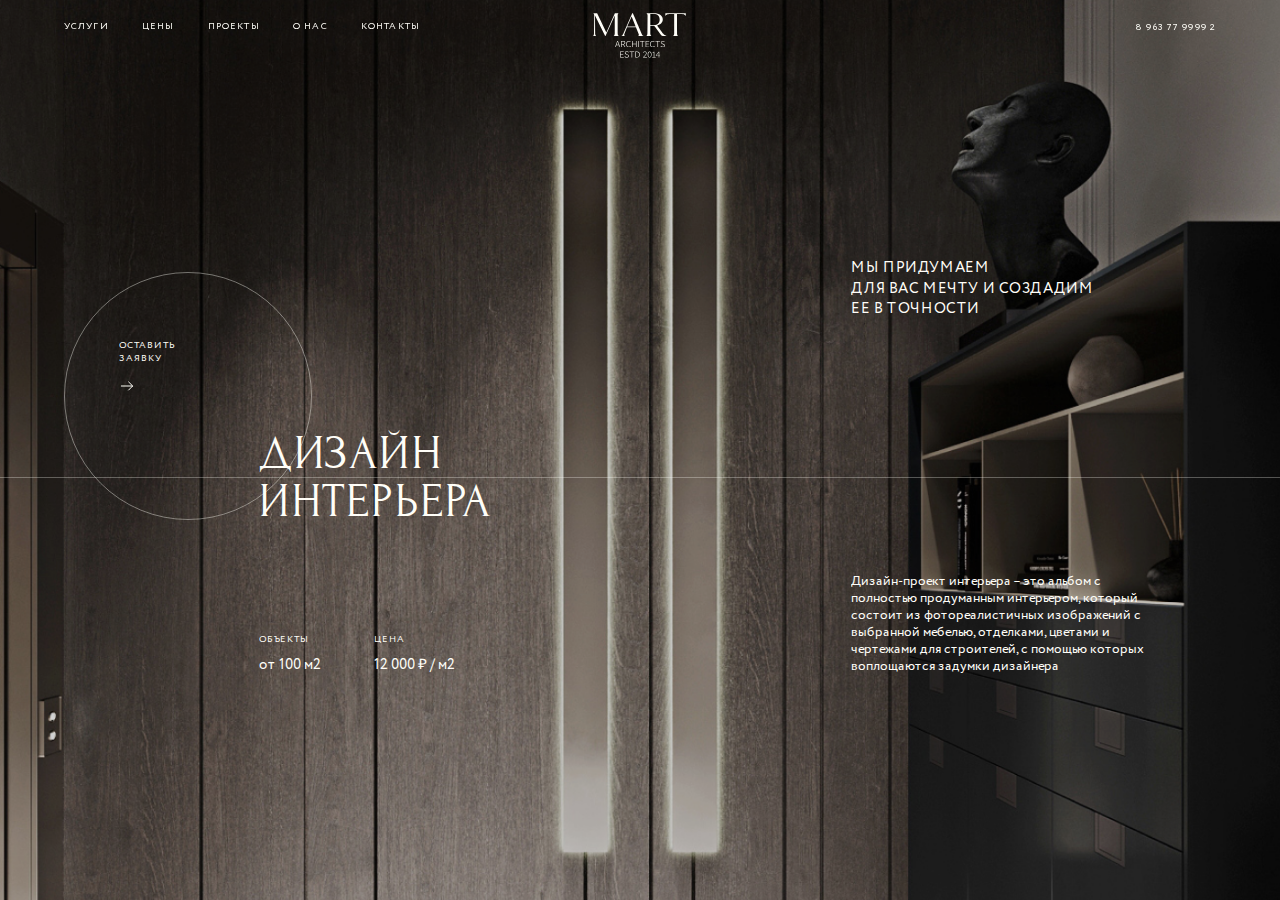
<file: src/pages/service-design.html>
<!DOCTYPE html>
<html lang="ru">
<head>
    <meta charset="UTF-8">
    <meta name="viewport" content="width=device-width, initial-scale=1.0">
    <title>MART</title>
    <link rel="stylesheet" href="../assets/css/_fonts.css">
    <link rel="stylesheet" href="../assets/css/_set.css">
    <link rel="stylesheet" href="../assets/scss/style.css">
    <link rel="stylesheet" href="../assets/scss/animations.css">
    <link rel="stylesheet" href="../assets/scss/mobile.css">
    <link rel="stylesheet" href="../assets/css/swiper.css">
    <link rel="stylesheet" href="../assets/css/pageable.css">
</head>
<body class="isLoading">
<header class="header white">
    <div class="header__container">
        <nav class="header__menu">
            <ul>
                <li class="header__menu-item"><a href="#">Услуги</a></li>
                <li class="header__menu-item"><a href="#">цены</a></li>
                <li class="header__menu-item"><a href="#">Проекты</a></li>
                <li class="header__menu-item"><a href="#">О нас</a></li>
                <li class="header__menu-item"><a href="#">Контакты</a></li>
            </ul>
        </nav>
        <a href="#" class="logo">
            <svg class="logo-top" viewBox="0 0 140 35" xmlns="http://www.w3.org/2000/svg">
                <path d="M38.5139 34.2671V34.6744H31.1519V34.2671C31.2465 34.2331 31.456 34.2018 31.6876 33.9821C32.0927 33.6016 32.5664 32.7158 32.6308 30.5383L32.6368 3.74351L18.7922 34.6744H18.226L2.95684 3.69348L3.18896 30.3598C3.19497 30.5098 3.19714 30.6419 3.19714 30.7633C3.23731 31.6528 3.34821 32.3155 3.49133 32.8068C3.86996 34.1015 4.48167 34.2027 4.66305 34.2671V34.6744H0V34.2779C0 34.2779 1.145 34.2049 1.37617 31.8335C1.37858 31.8246 1.37859 31.8139 1.38027 31.8048C1.43078 31.4709 1.46494 31.0904 1.47889 30.6618L1.82433 4.11493C1.73364 1.14812 0.753396 0.909048 0.525836 0.830552V0.478749H6.19872L19.9969 29.34L32.7973 0.478516H38.2205V0.830303C38.1197 0.864526 37.8844 0.964327 37.6326 1.26443C37.3848 1.55711 37.1289 2.08767 36.9978 3.06647L37.0348 30.4943C37.0993 32.6608 37.5688 33.5503 37.972 33.9325C38.2056 34.1575 38.4194 34.2331 38.5139 34.2671ZM51.3458 20.2882L57.9398 5.40292L63.9648 20.2884L51.3458 20.2882ZM74.6715 33.8126C74.2888 33.4786 73.8353 32.8697 73.3152 31.7425C73.3133 31.739 59.881 0.478516 59.881 0.478516H58.8635L48.8345 23.0709L48.3226 24.2639L45.5577 30.7065C45.3988 31.1258 45.222 31.5381 45.0278 31.9424C45.0259 31.9479 45.0218 31.9532 45.0199 31.9603L44.9917 32.0249C44.7579 32.5766 44.2705 33.2789 44.2705 33.2789C43.5953 34.163 43.0327 34.2259 42.7002 34.2673V34.6742H47.8978V34.2673C47.7794 34.2585 47.3741 34.1948 47.0758 33.8983H47.0739C46.683 33.5161 46.4834 32.6534 47.3741 30.6245L50.9978 21.317H64.4041L68.1997 30.6247C68.256 30.7551 68.3104 30.882 68.3568 31.0016C68.359 31.0033 68.359 31.0052 68.359 31.0052C69.0419 32.7108 68.8766 33.4931 68.5322 33.8646C68.2298 34.1934 67.8122 34.2405 67.6912 34.2671V34.6742H75.6207V34.2673C75.385 34.2386 75.0686 34.1608 74.6715 33.8126ZM91.1756 18.0036H85.9672V1.31707H91.0536C97.059 1.31707 100.013 4.28938 100.013 9.73981C100.013 15.0191 97.2375 18.0036 91.1756 18.0036ZM105.171 30.8733C104.277 29.8455 96.1879 18.6041 96.1879 18.6041C101.568 17.4664 104.723 13.6131 104.697 9.66036C104.663 4.49951 100.182 0.478998 91.2913 0.478998H80.2984V0.830786C80.397 0.864768 80.6369 0.920058 80.8849 1.20939C81.2031 1.57746 81.7913 2.27291 81.8617 3.83756L81.6265 30.5476C81.556 32.6859 81.0864 33.5611 80.6855 33.938C80.4516 34.1577 80.251 34.2456 80.1495 34.2671V34.6744H87.456V34.2671C87.3588 34.2429 87.1421 34.1577 86.9082 33.9325C86.5053 33.5503 86.0358 32.6608 85.9713 30.4943L85.9672 19.0506H90.1588C90.663 19.0447 91.1673 19.0345 91.6714 19.02C91.6714 19.02 92.4103 19.895 92.9903 20.6957L102.053 32.9664C102.797 33.8926 104.333 34.6505 105.507 34.6505H109.949V34.1979C109.949 34.1979 109.153 33.9514 108.267 33.4819C107.416 33.0303 106.553 32.4614 105.171 30.8733ZM139.217 4.19366H138.675C138.675 4.19366 138.194 1.86679 133.544 1.53797L126.035 1.36446L126.083 30.6534C126.163 32.6752 126.604 33.5343 126.986 33.9165H126.988C127.228 34.1541 127.443 34.2314 127.538 34.2671V34.6744H120.309V34.2671C120.405 34.2312 120.622 34.1541 120.859 33.9165C121.252 33.5288 121.698 32.6467 121.768 30.5479L121.77 1.41926L114.232 1.53797C109.582 1.86679 109.096 4.19366 109.096 4.19366H108.559V0.478998H139.217V4.19366Z"></path>
            </svg>
            <svg class="logo-middle" viewBox="0 0 75 10" xmlns="http://www.w3.org/2000/svg">
                <path d="M1.63246 5.60673H6.06928V6.26857H1.63246V5.60673ZM3.41052 0.16607H4.33312L7.74363 9.28131H6.82133L4.94432 4.00542C4.56102 2.94424 4.22556 1.97395 3.89039 0.882477H3.83095C3.50114 1.97655 3.16626 2.94424 2.78266 4.00542L0.881305 9.28131H0L3.41052 0.16607ZM11.9178 4.97543L12.679 4.65575L15.6177 9.28131H14.6193L11.9178 4.97543ZM11.9228 4.53573C13.5895 4.53573 14.5129 3.91771 14.5129 2.62514C14.5129 1.31006 13.5895 0.835742 11.9228 0.835742H10.0794V4.53573H11.9228ZM9.20968 0.16607H12.1017C14.0669 0.16607 15.3957 0.831114 15.3957 2.62514C15.3957 4.33895 14.0669 5.20537 12.1017 5.20537H10.0794V9.28131H9.20939L9.20968 0.16607ZM16.8035 4.71432C16.8035 1.80748 18.5555 0.000183105 21.0475 0.000183105C22.2081 0.000183105 23.1064 0.531626 23.6469 1.10145L23.1521 1.63551C22.6271 1.09021 21.9324 0.723494 21.0588 0.723494C19.0071 0.723494 17.7089 2.25525 17.7089 4.69874C17.7089 7.15289 18.9789 8.72389 21.005 8.72389C21.9921 8.72389 22.7332 8.34159 23.4166 7.63385L23.9113 8.14051C23.1518 8.95933 22.2399 9.4475 20.9637 9.4475C18.5385 9.4475 16.8035 7.63156 16.8035 4.71432ZM25.5892 0.16607H26.4592V4.10266H31.479V0.16607H32.349V9.28131H31.479V4.80866H26.4592V9.28131H25.5892V0.16607ZM34.8717 0.16607H35.7417V9.28131H34.8717V0.16607ZM40.437 0.856801H37.3659V0.16607H44.3785V0.856801H41.307V9.28131H40.437V0.856801ZM46.0202 0.16607H51.4815V0.856801H46.8902V4.11305H50.7512V4.80347H46.8902V8.5906H51.6301V9.28131H46.0202V0.16607ZM52.671 4.71432C52.671 1.80748 54.4228 0.000183105 56.9149 0.000183105C58.0755 0.000183105 58.9738 0.531626 59.5143 1.10145L59.0195 1.63551C58.4945 1.09021 57.7998 0.723494 56.9262 0.723494C54.8745 0.723494 53.5763 2.25525 53.5763 4.69874C53.5763 7.15289 54.8463 8.72389 56.8724 8.72389C57.8595 8.72389 58.6006 8.34159 59.284 7.63385L59.7787 8.14051C59.0192 8.95933 58.1073 9.4475 56.8311 9.4475C54.4059 9.4475 52.671 7.63156 52.671 4.71432ZM63.7924 0.856801H60.7212V0.16607H67.7336V0.856801H64.6624V9.28131H63.7924V0.856801ZM68.4434 8.08078L68.9848 7.52566C69.6947 8.25157 70.704 8.72389 71.8064 8.72389C73.2344 8.72389 74.119 8.02769 74.119 7.00777C74.119 5.93765 73.3488 5.59719 72.3962 5.20221L70.9349 4.5966C70.061 4.2423 68.9462 3.65026 68.9462 2.30344C68.9462 0.957202 70.195 0.000183105 71.8756 0.000183105C73.0511 0.000183105 74.031 0.489214 74.6592 1.10376L74.1757 1.63292C73.5925 1.07983 72.8327 0.723494 71.8756 0.723494C70.6449 0.723494 69.8221 1.32477 69.8221 2.25468C69.8221 3.25729 70.7605 3.63467 71.4947 3.9304L72.9501 4.52852C74.0604 4.98294 75 5.56748 75 6.94892C75 8.36007 73.7496 9.4475 71.7951 9.4475C70.3798 9.4475 69.2448 8.897 68.4434 8.08078Z"></path>
            </svg>
            <svg class="logo-bottom" viewBox="0 0 61 10" xmlns="http://www.w3.org/2000/svg">
                <path d="M0.101873 0.715385H5.56261V1.40612H0.971874V4.66236H4.83255V5.35278H0.971586V9.13991H5.71146V9.83062H0.101562L0.101873 0.715385ZM6.83493 8.63009L7.37631 8.07497C8.08646 8.80089 9.09553 9.2732 10.1979 9.2732C11.6259 9.2732 12.5105 8.577 12.5105 7.55708C12.5105 6.48696 11.7403 6.14651 10.7877 5.75152L9.3264 5.14591C8.45283 4.79161 7.33768 4.19957 7.33768 2.85275C7.33768 1.50651 8.58654 0.5495 10.2674 0.5495C11.4426 0.5495 12.4225 1.03853 13.0507 1.65308L12.5672 2.18224C11.984 1.62914 11.2242 1.27281 10.2674 1.27281C9.0364 1.27281 8.21363 1.87409 8.21363 2.80399C8.21363 3.8066 9.15199 4.18398 9.88651 4.47971L11.3416 5.07783C12.452 5.53225 13.3918 6.11679 13.3918 7.49823C13.3918 8.90938 12.1412 9.99681 10.1866 9.99681C8.77136 9.99681 7.6363 9.44631 6.83493 8.63009ZM17.4046 1.40612H14.3334V0.715385H21.3458V1.40612H18.2746V9.83062H17.4046V1.40612ZM25.2403 9.15578C27.7778 9.15578 28.9296 7.59546 28.9296 5.24258C28.9296 2.89027 27.7781 1.39081 25.2403 1.39081H23.8578V9.15578H25.2403ZM22.9877 0.715385H25.317C28.3403 0.715385 29.8349 2.4396 29.8349 5.24258C29.8349 8.04613 28.3403 9.83062 25.3452 9.83062H22.9877V0.715385ZM34.5258 9.35053C37.5595 6.49475 39.1432 4.86922 39.1432 3.36314C39.1432 2.29273 38.5211 1.48055 37.1581 1.48055C36.3148 1.48055 35.5714 1.96324 35.0033 2.60347L34.4791 2.13895C35.2208 1.37177 36.0667 0.816077 37.2499 0.816077C38.9641 0.816077 39.9907 1.81726 39.9907 3.33718C39.9907 5.06456 38.294 6.73942 35.7785 9.20599C36.3035 9.1731 36.8684 9.13991 37.3824 9.13991H40.4619V9.83062H34.5258V9.35053ZM46.5767 5.37616C46.5767 2.71225 45.7551 1.47506 44.5059 1.47506C43.2568 1.47506 42.4355 2.71224 42.4355 5.37586C42.4355 8.04007 43.2568 9.33725 44.5059 9.33725C45.7551 9.33725 46.5767 8.04036 46.5767 5.37616ZM41.5934 5.37586C41.5934 2.42689 42.6613 0.816077 44.5059 0.816077C46.3503 0.816077 47.4181 2.4295 47.4181 5.37616C47.4181 8.32571 46.3503 9.99711 44.5062 9.99711C42.6613 9.99711 41.5934 8.32541 41.5934 5.37586ZM48.5169 9.15578H50.7377V2.0948H49.0218V1.57114C49.8288 1.44448 50.4418 1.24021 50.9151 0.982561H51.5834V9.15578H53.6211V9.83093H48.5169V9.15578ZM58.1827 3.58242C58.1827 3.15541 58.2181 2.42633 58.2481 1.99961H58.1887C57.9501 2.39084 57.6815 2.73735 57.4132 3.15138L54.8073 6.60294H60.3711V7.25672H53.8443V6.76395L58.1521 0.981982H58.9948V9.83062H58.1827V3.58242Z"></path>
            </svg>
        </a>
        <div class="header__phone">
            <a href="tel:8 963 77 9999 2">
                <span class="desktop">8 963 77 9999 2</span>
            </a>
        </div>
    </div>
</header>
<div id="loading-section">
    <div class="logo">
        <svg class="logo-top" viewBox="0 0 140 35" xmlns="http://www.w3.org/2000/svg">
            <path d="M38.5139 34.2671V34.6744H31.1519V34.2671C31.2465 34.2331 31.456 34.2018 31.6876 33.9821C32.0927 33.6016 32.5664 32.7158 32.6308 30.5383L32.6368 3.74351L18.7922 34.6744H18.226L2.95684 3.69348L3.18896 30.3598C3.19497 30.5098 3.19714 30.6419 3.19714 30.7633C3.23731 31.6528 3.34821 32.3155 3.49133 32.8068C3.86996 34.1015 4.48167 34.2027 4.66305 34.2671V34.6744H0V34.2779C0 34.2779 1.145 34.2049 1.37617 31.8335C1.37858 31.8246 1.37859 31.8139 1.38027 31.8048C1.43078 31.4709 1.46494 31.0904 1.47889 30.6618L1.82433 4.11493C1.73364 1.14812 0.753396 0.909048 0.525836 0.830552V0.478749H6.19872L19.9969 29.34L32.7973 0.478516H38.2205V0.830303C38.1197 0.864526 37.8844 0.964327 37.6326 1.26443C37.3848 1.55711 37.1289 2.08767 36.9978 3.06647L37.0348 30.4943C37.0993 32.6608 37.5688 33.5503 37.972 33.9325C38.2056 34.1575 38.4194 34.2331 38.5139 34.2671ZM51.3458 20.2882L57.9398 5.40292L63.9648 20.2884L51.3458 20.2882ZM74.6715 33.8126C74.2888 33.4786 73.8353 32.8697 73.3152 31.7425C73.3133 31.739 59.881 0.478516 59.881 0.478516H58.8635L48.8345 23.0709L48.3226 24.2639L45.5577 30.7065C45.3988 31.1258 45.222 31.5381 45.0278 31.9424C45.0259 31.9479 45.0218 31.9532 45.0199 31.9603L44.9917 32.0249C44.7579 32.5766 44.2705 33.2789 44.2705 33.2789C43.5953 34.163 43.0327 34.2259 42.7002 34.2673V34.6742H47.8978V34.2673C47.7794 34.2585 47.3741 34.1948 47.0758 33.8983H47.0739C46.683 33.5161 46.4834 32.6534 47.3741 30.6245L50.9978 21.317H64.4041L68.1997 30.6247C68.256 30.7551 68.3104 30.882 68.3568 31.0016C68.359 31.0033 68.359 31.0052 68.359 31.0052C69.0419 32.7108 68.8766 33.4931 68.5322 33.8646C68.2298 34.1934 67.8122 34.2405 67.6912 34.2671V34.6742H75.6207V34.2673C75.385 34.2386 75.0686 34.1608 74.6715 33.8126ZM91.1756 18.0036H85.9672V1.31707H91.0536C97.059 1.31707 100.013 4.28938 100.013 9.73981C100.013 15.0191 97.2375 18.0036 91.1756 18.0036ZM105.171 30.8733C104.277 29.8455 96.1879 18.6041 96.1879 18.6041C101.568 17.4664 104.723 13.6131 104.697 9.66036C104.663 4.49951 100.182 0.478998 91.2913 0.478998H80.2984V0.830786C80.397 0.864768 80.6369 0.920058 80.8849 1.20939C81.2031 1.57746 81.7913 2.27291 81.8617 3.83756L81.6265 30.5476C81.556 32.6859 81.0864 33.5611 80.6855 33.938C80.4516 34.1577 80.251 34.2456 80.1495 34.2671V34.6744H87.456V34.2671C87.3588 34.2429 87.1421 34.1577 86.9082 33.9325C86.5053 33.5503 86.0358 32.6608 85.9713 30.4943L85.9672 19.0506H90.1588C90.663 19.0447 91.1673 19.0345 91.6714 19.02C91.6714 19.02 92.4103 19.895 92.9903 20.6957L102.053 32.9664C102.797 33.8926 104.333 34.6505 105.507 34.6505H109.949V34.1979C109.949 34.1979 109.153 33.9514 108.267 33.4819C107.416 33.0303 106.553 32.4614 105.171 30.8733ZM139.217 4.19366H138.675C138.675 4.19366 138.194 1.86679 133.544 1.53797L126.035 1.36446L126.083 30.6534C126.163 32.6752 126.604 33.5343 126.986 33.9165H126.988C127.228 34.1541 127.443 34.2314 127.538 34.2671V34.6744H120.309V34.2671C120.405 34.2312 120.622 34.1541 120.859 33.9165C121.252 33.5288 121.698 32.6467 121.768 30.5479L121.77 1.41926L114.232 1.53797C109.582 1.86679 109.096 4.19366 109.096 4.19366H108.559V0.478998H139.217V4.19366Z"></path>
        </svg>
        <svg class="logo-middle" viewBox="0 0 75 10" xmlns="http://www.w3.org/2000/svg">
            <path d="M1.63246 5.60673H6.06928V6.26857H1.63246V5.60673ZM3.41052 0.16607H4.33312L7.74363 9.28131H6.82133L4.94432 4.00542C4.56102 2.94424 4.22556 1.97395 3.89039 0.882477H3.83095C3.50114 1.97655 3.16626 2.94424 2.78266 4.00542L0.881305 9.28131H0L3.41052 0.16607ZM11.9178 4.97543L12.679 4.65575L15.6177 9.28131H14.6193L11.9178 4.97543ZM11.9228 4.53573C13.5895 4.53573 14.5129 3.91771 14.5129 2.62514C14.5129 1.31006 13.5895 0.835742 11.9228 0.835742H10.0794V4.53573H11.9228ZM9.20968 0.16607H12.1017C14.0669 0.16607 15.3957 0.831114 15.3957 2.62514C15.3957 4.33895 14.0669 5.20537 12.1017 5.20537H10.0794V9.28131H9.20939L9.20968 0.16607ZM16.8035 4.71432C16.8035 1.80748 18.5555 0.000183105 21.0475 0.000183105C22.2081 0.000183105 23.1064 0.531626 23.6469 1.10145L23.1521 1.63551C22.6271 1.09021 21.9324 0.723494 21.0588 0.723494C19.0071 0.723494 17.7089 2.25525 17.7089 4.69874C17.7089 7.15289 18.9789 8.72389 21.005 8.72389C21.9921 8.72389 22.7332 8.34159 23.4166 7.63385L23.9113 8.14051C23.1518 8.95933 22.2399 9.4475 20.9637 9.4475C18.5385 9.4475 16.8035 7.63156 16.8035 4.71432ZM25.5892 0.16607H26.4592V4.10266H31.479V0.16607H32.349V9.28131H31.479V4.80866H26.4592V9.28131H25.5892V0.16607ZM34.8717 0.16607H35.7417V9.28131H34.8717V0.16607ZM40.437 0.856801H37.3659V0.16607H44.3785V0.856801H41.307V9.28131H40.437V0.856801ZM46.0202 0.16607H51.4815V0.856801H46.8902V4.11305H50.7512V4.80347H46.8902V8.5906H51.6301V9.28131H46.0202V0.16607ZM52.671 4.71432C52.671 1.80748 54.4228 0.000183105 56.9149 0.000183105C58.0755 0.000183105 58.9738 0.531626 59.5143 1.10145L59.0195 1.63551C58.4945 1.09021 57.7998 0.723494 56.9262 0.723494C54.8745 0.723494 53.5763 2.25525 53.5763 4.69874C53.5763 7.15289 54.8463 8.72389 56.8724 8.72389C57.8595 8.72389 58.6006 8.34159 59.284 7.63385L59.7787 8.14051C59.0192 8.95933 58.1073 9.4475 56.8311 9.4475C54.4059 9.4475 52.671 7.63156 52.671 4.71432ZM63.7924 0.856801H60.7212V0.16607H67.7336V0.856801H64.6624V9.28131H63.7924V0.856801ZM68.4434 8.08078L68.9848 7.52566C69.6947 8.25157 70.704 8.72389 71.8064 8.72389C73.2344 8.72389 74.119 8.02769 74.119 7.00777C74.119 5.93765 73.3488 5.59719 72.3962 5.20221L70.9349 4.5966C70.061 4.2423 68.9462 3.65026 68.9462 2.30344C68.9462 0.957202 70.195 0.000183105 71.8756 0.000183105C73.0511 0.000183105 74.031 0.489214 74.6592 1.10376L74.1757 1.63292C73.5925 1.07983 72.8327 0.723494 71.8756 0.723494C70.6449 0.723494 69.8221 1.32477 69.8221 2.25468C69.8221 3.25729 70.7605 3.63467 71.4947 3.9304L72.9501 4.52852C74.0604 4.98294 75 5.56748 75 6.94892C75 8.36007 73.7496 9.4475 71.7951 9.4475C70.3798 9.4475 69.2448 8.897 68.4434 8.08078Z"></path>
        </svg>
        <svg class="logo-bottom" viewBox="0 0 61 10" xmlns="http://www.w3.org/2000/svg">
            <path d="M0.101873 0.715385H5.56261V1.40612H0.971874V4.66236H4.83255V5.35278H0.971586V9.13991H5.71146V9.83062H0.101562L0.101873 0.715385ZM6.83493 8.63009L7.37631 8.07497C8.08646 8.80089 9.09553 9.2732 10.1979 9.2732C11.6259 9.2732 12.5105 8.577 12.5105 7.55708C12.5105 6.48696 11.7403 6.14651 10.7877 5.75152L9.3264 5.14591C8.45283 4.79161 7.33768 4.19957 7.33768 2.85275C7.33768 1.50651 8.58654 0.5495 10.2674 0.5495C11.4426 0.5495 12.4225 1.03853 13.0507 1.65308L12.5672 2.18224C11.984 1.62914 11.2242 1.27281 10.2674 1.27281C9.0364 1.27281 8.21363 1.87409 8.21363 2.80399C8.21363 3.8066 9.15199 4.18398 9.88651 4.47971L11.3416 5.07783C12.452 5.53225 13.3918 6.11679 13.3918 7.49823C13.3918 8.90938 12.1412 9.99681 10.1866 9.99681C8.77136 9.99681 7.6363 9.44631 6.83493 8.63009ZM17.4046 1.40612H14.3334V0.715385H21.3458V1.40612H18.2746V9.83062H17.4046V1.40612ZM25.2403 9.15578C27.7778 9.15578 28.9296 7.59546 28.9296 5.24258C28.9296 2.89027 27.7781 1.39081 25.2403 1.39081H23.8578V9.15578H25.2403ZM22.9877 0.715385H25.317C28.3403 0.715385 29.8349 2.4396 29.8349 5.24258C29.8349 8.04613 28.3403 9.83062 25.3452 9.83062H22.9877V0.715385ZM34.5258 9.35053C37.5595 6.49475 39.1432 4.86922 39.1432 3.36314C39.1432 2.29273 38.5211 1.48055 37.1581 1.48055C36.3148 1.48055 35.5714 1.96324 35.0033 2.60347L34.4791 2.13895C35.2208 1.37177 36.0667 0.816077 37.2499 0.816077C38.9641 0.816077 39.9907 1.81726 39.9907 3.33718C39.9907 5.06456 38.294 6.73942 35.7785 9.20599C36.3035 9.1731 36.8684 9.13991 37.3824 9.13991H40.4619V9.83062H34.5258V9.35053ZM46.5767 5.37616C46.5767 2.71225 45.7551 1.47506 44.5059 1.47506C43.2568 1.47506 42.4355 2.71224 42.4355 5.37586C42.4355 8.04007 43.2568 9.33725 44.5059 9.33725C45.7551 9.33725 46.5767 8.04036 46.5767 5.37616ZM41.5934 5.37586C41.5934 2.42689 42.6613 0.816077 44.5059 0.816077C46.3503 0.816077 47.4181 2.4295 47.4181 5.37616C47.4181 8.32571 46.3503 9.99711 44.5062 9.99711C42.6613 9.99711 41.5934 8.32541 41.5934 5.37586ZM48.5169 9.15578H50.7377V2.0948H49.0218V1.57114C49.8288 1.44448 50.4418 1.24021 50.9151 0.982561H51.5834V9.15578H53.6211V9.83093H48.5169V9.15578ZM58.1827 3.58242C58.1827 3.15541 58.2181 2.42633 58.2481 1.99961H58.1887C57.9501 2.39084 57.6815 2.73735 57.4132 3.15138L54.8073 6.60294H60.3711V7.25672H53.8443V6.76395L58.1521 0.981982H58.9948V9.83062H58.1827V3.58242Z"></path>
        </svg>
    </div>
</div>
<div id="container">
    <div data-anchor="design-main" class="white-header">
        <section class="design-main">
            <div class="design-main__bg">
                <div class="design-main__bg-animation">
                    <img src="../assets/images/design-main.png" alt="">
                </div>
            </div>
            <div class="design-main__container">
                <div class="design-main__content">
                    <div class="design-main__button-anchor">
                        <div class="main-view__button-text-wrapper">
                            <div class="main-view__button-text">оставить<br/>заявку</div>
                        </div>
                        <div class="main-view__arrow-wrapper">
                            <div class="main-view__arrow">
                                <svg class="icon-arrow-right" width="24" height="24" viewBox="0 0 24 24" fill="none" xmlns="http://www.w3.org/2000/svg">
                                    <path d="M14.4297 5.92969L20.4997 11.9997L14.4297 18.0697" stroke="#FFFEF8" stroke-width="1.5" stroke-miterlimit="10" stroke-linecap="round" stroke-linejoin="round"/>
                                    <path d="M3.5 12H20.33" stroke="#FFFEF8" stroke-width="1.5" stroke-miterlimit="10" stroke-linecap="round" stroke-linejoin="round"/>
                                </svg>
                            </div>
                        </div>
                        <div class="animation-button-height animation-delay-1">
                            <div class="round-button"></div>
                        </div>
                    </div>
                    <div class="design-main__title">
                        <div class="animation-slide-down__container">
                            <div class="animation-slide-down duration-1 animation-delay-05">
                                дизайн
                            </div>
                        </div>
                    </div>
                    <div class="design-main__gray-line"></div>
                    <div class="design-main__title">
                        <div class="animation-slide-up__container">
                            <div class="animation-slide-up duration-1 animation-delay-05">
                                интерьера
                            </div>
                        </div>
                    </div>
                    <div class="design-main__description">
                        <div class="animation-slide-down__container">
                            <div class="animation-slide-down duration-1 animation-delay-05">
                                МЫ ПРИДУМАЕМ<br>
                                ДЛЯ ВАС МЕЧТУ И СОЗДАДИМ<br>
                                ЕЕ В ТОЧНОСТИ
                            </div>
                        </div>
                    </div>
                    <div class="design-main__text">
                        <div class="animation-slide-up__container">
                            <div class="animation-slide-up duration-1 animation-delay-05">
                                Дизайн-проект интерьера – это альбом
                                с полностью продуманным интерьером, который состоит из фотореалистичных изображений
                                с выбранной мебелью, отделками, цветами
                                и чертежами для строителей, с помощью которых воплощаются задумки дизайнера
                            </div>
                        </div>
                    </div>
                    <div class="design-main__props-wrapper">
                        <div class="animation-slide-up__container">
                            <div class="animation-slide-up duration-1 animation-delay-1">
                                <div class="design-main__props">
                                    <div class="design-main__props-item">
                                        <div class="design-main__props-item-label">объекты</div>
                                        <div class="design-main__props-item-value">от 100 м<span>2</span></div>
                                    </div>
                                    <div class="design-main__props-item">
                                        <div class="design-main__props-item-label">цена</div>
                                        <div class="design-main__props-item-value">12 000 ₽ / м<span>2</span></div>
                                    </div>
                                </div>
                            </div>
                        </div>
                    </div>
                </div>
            </div>
        </section>
    </div>
    <div data-anchor="design-steps">
        <section class="design-steps">
            <div class="design-steps__scroll">
                <div class="design-steps__content">
                    <div class="design-steps__top">
                        <div class="design-steps__top-text">
                            <div class="animation-slide-down__container">
                                <div class="animation-slide-down duration-1">
                                    индивидуальный<br> подход на каждом<br> шаге
                                </div>
                            </div>
                        </div>
                        <div class="design-steps__title">
                            <div class="animation-slide-down__container">
                                <div class="animation-slide-down duration-1">
                                    Этапы работы<br>
                                    над дизайн-проектом
                                </div>
                            </div>
                        </div>
                    </div>
                    <div class="about-advantages__list">
                        <div class="about-advantages__item-wrapper">
                            <div class="about-advantages__item-animation">
                                <div class="about-advantages__item">
                                    <div class="about-advantages__item-num">1</div>
                                    <div class="about-advantages__item-text">техническое задание</div>
                                    <div class="about-advantages__item-description">
                                        На первых встречах мы подписываем договор и собираем информацию со всеми вашими предпочтениями
                                        и пожеланиями, обсуждаем референсы, идеи и ваш образ жизни.
                                    </div>
                                </div>
                            </div>
                        </div>
                        <div class="about-advantages__gray-line"></div>
                        <div class="about-advantages__item-wrapper">
                            <div class="about-advantages__item-animation animation-delay-06">
                                <div class="about-advantages__item">
                                    <div class="about-advantages__item-num">2</div>
                                    <div class="about-advantages__item-text">Планировка</div>
                                    <div class="about-advantages__item-description">
                                        Планы объекта с новыми перегородками, расставленной мебелью и указанными размерами.
                                        Планировка создается на основе законов эргономики, СнИпов и нашего архитектурного подхода.
                                    </div>
                                </div>
                            </div>
                        </div>
                        <div class="about-advantages__gray-line animation-delay-16"></div>
                        <div class="about-advantages__item-wrapper">
                            <div class="about-advantages__item-animation animation-delay-07">
                                <div class="about-advantages__item">
                                    <div class="about-advantages__item-num">3</div>
                                    <div class="about-advantages__item-text">3D-визуализация</div>
                                    <div class="about-advantages__item-description">
                                        Фотореалистичные визуализации с точной расстановкой мебели, отделкой и декором, что даёт возможность
                                        увидеть, как будет выглядеть ваш будущий интерьер, ещё до начала работ.
                                        * Входит одна итерация правок
                                    </div>
                                </div>
                            </div>
                        </div>
                        <div class="about-advantages__gray-line animation-delay-17"></div>
                        <div class="about-advantages__item-wrapper">
                            <div class="about-advantages__item-animation animation-delay-08">
                                <div class="about-advantages__item">
                                    <div class="about-advantages__item-num">4</div>
                                    <div class="about-advantages__item-text">Рабочие чертежи</div>
                                    <div class="about-advantages__item-description">
                                        Альбом чертежей для строителей, столярных производств, инженеров и других подрядчиков.
                                    </div>
                                </div>
                            </div>
                        </div>
                        <div class="about-advantages__gray-line animation-delay-18"></div>
                        <div class="about-advantages__item-wrapper">
                            <div class="about-advantages__item-animation  animation-delay-09">
                                <div class="about-advantages__item">
                                    <div class="about-advantages__item-num">5</div>
                                    <div class="about-advantages__item-text">Комплектация</div>
                                    <div class="about-advantages__item-description">
                                        Мы подбираем и комплектуем все необходимые материалы, мебель и декор, руководствуясь вашим бюджетом
                                        и пожеланиями. Взаимодействуем с поставщиками, чтобы гарантировать высокое качество.
                                    </div>
                                </div>
                            </div>
                        </div>
                        <div class="about-advantages__gray-line animation-delay-19"></div>
                        <div class="about-advantages__item-wrapper">
                            <div class="about-advantages__item-animation  animation-delay-1">
                                <div class="about-advantages__item">
                                    <div class="about-advantages__item-num">6</div>
                                    <div class="about-advantages__item-text">Авторский надзор</div>
                                    <div class="about-advantages__item-description">
                                        Наша команда осуществляет контроль за выполнением всех работ на объекте, обеспечивая точность реализации
                                        проекта, чтобы результат полностью соответствовал вашим ожиданиям.
                                    </div>
                                </div>
                            </div>
                        </div>
                    </div>
                </div>
            </div>
        </section>
    </div>
    <div data-anchor="supervisors">
        <section class="supervisors">
            <div class="supervisors__scroll">
                <div class="supervisors__top">
                    <div class="supervisors__button-anchor black-button mid-size">
                        <div class="main-view__button-text-wrapper">
                            <div class="main-view__button-text animation-delay-15">связаться<br>с руководителем</div>
                        </div>
                        <div class="main-view__arrow-wrapper">
                            <div class="main-view__arrow animation-delay-15">
                                <svg class="icon-arrow-right" width="24" height="24" viewBox="0 0 24 24" fill="none" xmlns="http://www.w3.org/2000/svg">
                                    <path d="M14.4297 5.92969L20.4997 11.9997L14.4297 18.0697" stroke="#FFFEF8" stroke-width="1.5" stroke-miterlimit="10" stroke-linecap="round" stroke-linejoin="round"></path>
                                    <path d="M3.5 12H20.33" stroke="#FFFEF8" stroke-width="1.5" stroke-miterlimit="10" stroke-linecap="round" stroke-linejoin="round"></path>
                                </svg>
                            </div>
                        </div>
                        <div class="animation-button-height animation-delay-15">
                            <div class="round-button"></div>
                        </div>
                    </div>
                    <div class="supervisors__top-holder"></div>
                    <div class="supervisors__title">
                        <div class="animation-slide-up__container">
                            <div class="animation-slide-up duration-1">Cлово руководителей</div>
                        </div>
                    </div>
                </div>
                <div class="supervisors__gray-line"></div>
                <div class="supervisors__content">
                    <div class="supervisors__content-top">
                        <div class="supervisors__type">
                            <div class="animation-slide-up__container">
                                <div class="animation-slide-up duration-1 animation-delay-02">
                                    Наш опыт будет<br>
                                    вам полезен
                                </div>
                            </div>
                        </div>
                        <div class="animation-slide-up__container">
                            <div class="supervisors__sub-title animation-slide-up duration-1 animation-delay-05">
                                Наша миссия - создание вечноценных<br>
                                интерьеров, пока вы заняты любимым делом,<br>
                                семьей или работой
                            </div>
                        </div>
                    </div>
                    <div class="supervisors__content-main">
                        <div class="supervisors__content-first">
                            <img src="../assets/images/sup1.png" alt="">
                        </div>
                        <div class="supervisors__content-second">
                            <img src="../assets/images/sup2.png" alt="">
                        </div>
                        <div class="supervisors__content-text">
                            <div class="animation-slide-down__container">
                                <p class="animation-slide-down duration-1 animation-delay-05">
                                    Наши клиенты чаще всего уже сталкивались с ремонтами и дизайнерами, и у каждого возникали ситуации,
                                    которые оставили определенное впечатление - переживания о сроках, бюджете, прозрачности,
                                    конфиденциальности, о том, что больше нет желания вникать во все нюансы, тратить личное ценное время,
                                    на стройках и в магазинах для выбора идеального сочетания.
                                </p>
                            </div>
                            <div class="supervisors__content-text-spicer"></div>
                            <div class="animation-slide-down__container">
                                <p class="animation-slide-down duration-1 animation-delay-1">
                                    Наша работа заключается в продумывании интерьера для каждого конкретного человека и в максимальном
                                    освобождении его от ненужных забот. Ремонт может быть приятным, потому что мы выполняем весь комплекс услуг,
                                    начиная с первичной консультации, заканчивая декорированием и фотофиксацией
                                </p>
                            </div>
                            <a href="#" class="primary-button">
                                <div class="animation-slide-up__container">
                                    <div class="primary-button__text animation-slide-up duration-1 animation-delay-1">
                                        <div class="primary-button__text-animation">Подробнее о нас</div>
                                    </div>
                                </div>
                                <div class="primary-button__circle-anchor">
                                    <div class="primary-button__circle-animation animation-delay-1">
                                        <div class="primary-button__circle"></div>
                                    </div>
                                </div>
                                <div class="animation-slide-up__container">
                                    <div class="primary-button__arrow animation-slide-up duration-1  animation-delay-1">
                                        <svg class="icon-arrow-right" width="24" height="24" viewBox="0 0 24 24" fill="none" xmlns="http://www.w3.org/2000/svg">
                                            <path d="M14.4297 5.92969L20.4997 11.9997L14.4297 18.0697" stroke="#FFFEF8" stroke-width="1.5" stroke-miterlimit="10" stroke-linecap="round" stroke-linejoin="round"></path>
                                            <path d="M3.5 12H20.33" stroke="#FFFEF8" stroke-width="1.5" stroke-miterlimit="10" stroke-linecap="round" stroke-linejoin="round"></path>
                                        </svg>
                                    </div>
                                </div>
                            </a>
                        </div>
                    </div>
                </div>
            </div>
        </section>
    </div>
    <div data-anchor="design-components">
        <section class="design-components">
            <div class="design-components__scroll">
                <div class="design-components__content">
                    <div class="design-components__img">
                        <div class="design-components__img-animation">
                            <img src="../assets/images/design-components.png" alt="">
                        </div>
                    </div>
                    <div class="design-components__gray-line"></div>
                    <div class="design-components__right">
                        <div class="design-components__text">
                            <div class="animation-slide-down__container">
                                <div class="animation-slide-down duration-1">
                                    Мы создаем вашу мечту,<br>
                                    опережая ваши желания
                                </div>
                            </div>
                        </div>
                        <div class="design-components__title">
                            <div class="animation-slide-down__container">
                                <div class="animation-slide-down duration-1 animation-delay-1">Смелость</div>
                            </div>
                        </div>
                        <div class="design-components__title">
                            <div class="animation-slide-down__container">
                                <div class="animation-slide-down duration-1 animation-delay-2">эстетичность</div>
                            </div>
                        </div>
                        <div class="design-components__title">
                            <div class="animation-slide-down__container">
                                <div class="animation-slide-down duration-1 animation-delay-3">эргономичность</div>
                            </div>
                        </div>
                        <div class="design-components__description">
                            <div class="animation-slide-up__container">
                                <div class="animation-slide-up duration-1">
                                    три главные<br>
                                    составляющие<br>
                                    нашей работы
                                </div>
                            </div>
                        </div>
                    </div>
                </div>
            </div>
        </section>
    </div>
    <div data-anchor="interiors">
        <section class="interiors">
            <div class="interiors__scroll">
                <div class="interiors__content">
                    <div class="interiors__title">
                        <div class="animation-slide-down__container">
                            <div class="animation-slide-down duration-1 animation-delay-05">
                                создаём интерьеры<br>
                                для людей, ценящих<br>
                                качество и комфорт
                            </div>
                        </div>
                    </div>
                    <div class="interiors__gray-line"></div>
                    <div class="interiors-swiper__box">
                        <div class="result-swiper__navigation">
                            <div class="result-swiper__navigation-animation">
                                <div class="interiors-swiper__prev">
                                    <svg class="icon-arrow-left" width="24" height="25" viewBox="0 0 24 25" fill="none" xmlns="http://www.w3.org/2000/svg">
                                        <path d="M9.57031 6.42969L3.50031 12.4997L9.57031 18.5697" stroke="#FFFEF8" stroke-width="1.5" stroke-miterlimit="10" stroke-linecap="round" stroke-linejoin="round"/>
                                        <path d="M20.5 12.5H3.67" stroke="#FFFEF8" stroke-width="1.5" stroke-miterlimit="10" stroke-linecap="round" stroke-linejoin="round"/>
                                    </svg>
                                </div>
                                <div class="interiors-swiper__next">
                                    <svg class="icon-arrow-right" width="24" height="24" viewBox="0 0 24 24" fill="none" xmlns="http://www.w3.org/2000/svg">
                                        <path d="M14.4297 5.92969L20.4997 11.9997L14.4297 18.0697" stroke="#FFFEF8" stroke-width="1.5" stroke-miterlimit="10" stroke-linecap="round" stroke-linejoin="round"/>
                                        <path d="M3.5 12H20.33" stroke="#FFFEF8" stroke-width="1.5" stroke-miterlimit="10" stroke-linecap="round" stroke-linejoin="round"/>
                                    </svg>
                                </div>
                            </div>
                        </div>
                        <div class="swiper interiors-swiper">
                            <div class="swiper-wrapper">
                                <div class="swiper-slide">
                                    <div class="interiors-swiper-slide">
                                        <div class="interiors-swiper-slide__item">
                                            <div class="interiors-swiper-slide__img">
                                                <div class="interiors-swiper-slide__img-animation">
                                                    <img src="../assets/images/interiors1.png" alt="">
                                                </div>
                                            </div>
                                            <div class="interiors-swiper-slide__content">
                                                <div class="interiors-swiper-slide__content-title">
                                                    <div class="animation-slide-up__container">
                                                        <div class="animation-slide-up duration-1 animation-delay-05">
                                                            Мы специализируемся на премиум сегменте
                                                        </div>
                                                    </div>
                                                </div>
                                                <div class="interiors-swiper-slide__content-text">
                                                    <div class="animation-slide-up__container">
                                                        <div class="animation-slide-up duration-1 animation-delay-05">
                                                            Мы работаем с большими бюджетами более 10 лет и и пришли к выводу, что кто-то умеет экономить, а мы умеем грамотно вкладывать большие бюджеты, так чтобы это чувствовалось,
                                                            но не выглядело безвкусно.
                                                        </div>
                                                    </div>
                                                </div>
                                            </div>
                                        </div>
                                        <div class="interiors-swiper-slide__item">
                                            <div class="interiors-swiper-slide__img">
                                                <div class="interiors-swiper-slide__img-animation">
                                                    <img src="../assets/images/interiors2.png" alt="">
                                                </div>
                                            </div>
                                            <div class="interiors-swiper-slide__content">
                                                <div class="interiors-swiper-slide__content-title">
                                                    <div class="animation-slide-up__container">
                                                        <div class="animation-slide-up duration-1 animation-delay-05">
                                                            Мы создаем вечно ценные интерьеры
                                                        </div>
                                                    </div>
                                                </div>
                                                <div class="interiors-swiper-slide__content-text">
                                                    <div class="animation-slide-up__container">
                                                        <div class="animation-slide-up duration-1 animation-delay-05">
                                                            Игнорируем быстротечные тренды
                                                            и придерживаемся архитектурного подхода.
                                                            Это выражается в нашем подходе к проектированию. Мы создаем формы, объема, а не решаем каждую стену отдельно декоративными способами.
                                                        </div>
                                                    </div>
                                                </div>
                                            </div>
                                        </div>
                                    </div>
                                </div>
                                <div class="swiper-slide">
                                    <div class="interiors-swiper-slide">
                                        <div class="interiors-swiper-slide__item">
                                            <div class="interiors-swiper-slide__img">
                                                <div class="interiors-swiper-slide__img-animation">
                                                    <img src="../assets/images/interiors2.png" alt="">
                                                </div>
                                            </div>
                                            <div class="interiors-swiper-slide__content">
                                                <div class="interiors-swiper-slide__content-title">
                                                    <div class="animation-slide-up__container">
                                                        <div class="animation-slide-up duration-1 animation-delay-05">
                                                            Мы создаем вечно ценные интерьеры
                                                        </div>
                                                    </div>
                                                </div>
                                                <div class="interiors-swiper-slide__content-text">
                                                    <div class="animation-slide-up__container">
                                                        <div class="animation-slide-up duration-1 animation-delay-05">
                                                            Игнорируем быстротечные тренды
                                                            и придерживаемся архитектурного подхода.
                                                            Это выражается в нашем подходе к проектированию. Мы создаем формы, объема, а не решаем каждую стену отдельно декоративными способами.
                                                        </div>
                                                    </div>
                                                </div>
                                            </div>
                                        </div>
                                        <div class="interiors-swiper-slide__item">
                                            <div class="interiors-swiper-slide__img">
                                                <div class="interiors-swiper-slide__img-animation">
                                                    <img src="../assets/images/interiors1.png" alt="">
                                                </div>
                                            </div>
                                            <div class="interiors-swiper-slide__content">
                                                <div class="interiors-swiper-slide__content-title">
                                                    <div class="animation-slide-up__container">
                                                        <div class="animation-slide-up duration-1 animation-delay-05">
                                                            Мы специализируемся на премиум сегменте
                                                        </div>
                                                    </div>
                                                </div>
                                                <div class="interiors-swiper-slide__content-text">
                                                    <div class="animation-slide-up__container">
                                                        <div class="animation-slide-up duration-1 animation-delay-05">
                                                            Мы работаем с большими бюджетами более 10 лет и и пришли к выводу, что кто-то умеет экономить, а мы умеем грамотно вкладывать большие бюджеты, так чтобы это чувствовалось,
                                                            но не выглядело безвкусно.
                                                        </div>
                                                    </div>
                                                </div>
                                            </div>
                                        </div>
                                    </div>
                                </div>
                                <div class="swiper-slide">
                                    <div class="interiors-swiper-slide">
                                        <div class="interiors-swiper-slide__item">
                                            <div class="interiors-swiper-slide__img">
                                                <div class="interiors-swiper-slide__img-animation">
                                                    <img src="../assets/images/interiors1.png" alt="">
                                                </div>
                                            </div>
                                            <div class="interiors-swiper-slide__content">
                                                <div class="interiors-swiper-slide__content-title">
                                                    <div class="animation-slide-up__container">
                                                        <div class="animation-slide-up duration-1 animation-delay-05">
                                                            Мы специализируемся на премиум сегменте
                                                        </div>
                                                    </div>
                                                </div>
                                                <div class="interiors-swiper-slide__content-text">
                                                    <div class="animation-slide-up__container">
                                                        <div class="animation-slide-up duration-1 animation-delay-05">
                                                            Мы работаем с большими бюджетами более 10 лет и и пришли к выводу, что кто-то умеет экономить, а мы умеем грамотно вкладывать большие бюджеты, так чтобы это чувствовалось,
                                                            но не выглядело безвкусно.
                                                        </div>
                                                    </div>
                                                </div>
                                            </div>
                                        </div>
                                        <div class="interiors-swiper-slide__item">
                                            <div class="interiors-swiper-slide__img">
                                                <div class="interiors-swiper-slide__img-animation">
                                                    <img src="../assets/images/interiors2.png" alt="">
                                                </div>
                                            </div>
                                            <div class="interiors-swiper-slide__content">
                                                <div class="interiors-swiper-slide__content-title">
                                                    <div class="animation-slide-up__container">
                                                        <div class="animation-slide-up duration-1 animation-delay-05">
                                                            Мы создаем вечно ценные интерьеры
                                                        </div>
                                                    </div>
                                                </div>
                                                <div class="interiors-swiper-slide__content-text">
                                                    <div class="animation-slide-up__container">
                                                        <div class="animation-slide-up duration-1 animation-delay-05">
                                                            Игнорируем быстротечные тренды
                                                            и придерживаемся архитектурного подхода.
                                                            Это выражается в нашем подходе к проектированию. Мы создаем формы, объема, а не решаем каждую стену отдельно декоративными способами.
                                                        </div>
                                                    </div>
                                                </div>
                                            </div>
                                        </div>
                                    </div>
                                </div>
                                <div class="swiper-slide">
                                    <div class="interiors-swiper-slide">
                                        <div class="interiors-swiper-slide__item">
                                            <div class="interiors-swiper-slide__img">
                                                <div class="interiors-swiper-slide__img-animation">
                                                    <img src="../assets/images/interiors2.png" alt="">
                                                </div>
                                            </div>
                                            <div class="interiors-swiper-slide__content">
                                                <div class="interiors-swiper-slide__content-title">
                                                    <div class="animation-slide-up__container">
                                                        <div class="animation-slide-up duration-1 animation-delay-05">
                                                            Мы создаем вечно ценные интерьеры
                                                        </div>
                                                    </div>
                                                </div>
                                                <div class="interiors-swiper-slide__content-text">
                                                    <div class="animation-slide-up__container">
                                                        <div class="animation-slide-up duration-1 animation-delay-05">
                                                            Игнорируем быстротечные тренды
                                                            и придерживаемся архитектурного подхода.
                                                            Это выражается в нашем подходе к проектированию. Мы создаем формы, объема, а не решаем каждую стену отдельно декоративными способами.
                                                        </div>
                                                    </div>
                                                </div>
                                            </div>
                                        </div>
                                        <div class="interiors-swiper-slide__item">
                                            <div class="interiors-swiper-slide__img">
                                                <div class="interiors-swiper-slide__img-animation">
                                                    <img src="../assets/images/interiors1.png" alt="">
                                                </div>
                                            </div>
                                            <div class="interiors-swiper-slide__content">
                                                <div class="interiors-swiper-slide__content-title">
                                                    <div class="animation-slide-up__container">
                                                        <div class="animation-slide-up duration-1 animation-delay-05">
                                                            Мы специализируемся на премиум сегменте
                                                        </div>
                                                    </div>
                                                </div>
                                                <div class="interiors-swiper-slide__content-text">
                                                    <div class="animation-slide-up__container">
                                                        <div class="animation-slide-up duration-1 animation-delay-05">
                                                            Мы работаем с большими бюджетами более 10 лет и и пришли к выводу, что кто-то умеет экономить, а мы умеем грамотно вкладывать большие бюджеты, так чтобы это чувствовалось,
                                                            но не выглядело безвкусно.
                                                        </div>
                                                    </div>
                                                </div>
                                            </div>
                                        </div>
                                    </div>
                                </div>
                            </div>
                        </div>
                    </div>
                </div>
            </div>
        </section>
    </div>
    <div animation-steps="2" animation-step="-1" white-header-steps="1" data-anchor="projects" class="animation-state-0 projects-section">
        <section class="projects">
            <div class="projects-top">
                <div class="projects-top__content">
                    <div class="animation-slide-down__container">
                        <div class="projects-top__title animation-slide-down duration-1 animation-delay-05">
                            Познакомьтесь<br>
                            с нашими проектами<br>
                            и убедитесь сами
                        </div>
                    </div>
                    <div class="projects-top__right">
                        <div class="animation-slide-down__container">
                            <div class="projects-top__sub-title animation-slide-down duration-1 animation-delay-05">
                                Создали и реализовали более 90 проектов
                            </div>
                        </div>
                        <div class="projects-top__spacer"></div>
                        <div class="animation-slide-down__container">
                            <div class="projects-top__text animation-slide-down duration-1 animation-delay-08">
                                Дизайн проект полностью уникален, учитываются все Ваши<br>
                                пожелания, и в итоге, Вы получаете визуализации своего дома,<br>
                                наполненные реальными материалами и мебелью
                            </div>
                        </div>
                        <div class="projects-top__spacer2"></div>
                        <a href="#" class="primary-button">
                            <div class="animation-slide-up__container">
                                <div class="primary-button__text animation-slide-up duration-1 animation-delay-15">
                                    <div class="primary-button__text-animation">перейти в портфолио</div>
                                </div>
                            </div>
                            <div class="primary-button__circle-anchor">
                                <div class="primary-button__circle-animation animation-delay-15">
                                    <div class="primary-button__circle"></div>
                                </div>
                            </div>
                            <div class="animation-slide-up__container">
                                <div class="primary-button__arrow animation-slide-up duration-1  animation-delay-15">
                                    <svg class="icon-arrow-right" width="24" height="24" viewBox="0 0 24 24" fill="none" xmlns="http://www.w3.org/2000/svg">
                                        <path d="M14.4297 5.92969L20.4997 11.9997L14.4297 18.0697" stroke="#FFFEF8" stroke-width="1.5" stroke-miterlimit="10" stroke-linecap="round" stroke-linejoin="round"/>
                                        <path d="M3.5 12H20.33" stroke="#FFFEF8" stroke-width="1.5" stroke-miterlimit="10" stroke-linecap="round" stroke-linejoin="round"/>
                                    </svg>
                                </div>
                            </div>
                        </a>
                    </div>
                </div>
            </div>
            <div class="swiper projects-swiper">
                <div class="swiper-wrapper">
                    <div class="swiper-slide">
                        <div class="projects-swiper-slide__content">
                            <div class="projects-swiper-slide__button-anchor">
                                <div class="main-view__button-text-wrapper">
                                    <div class="main-view__button-text">оставить<br>заявку</div>
                                </div>
                                <div class="main-view__arrow-wrapper">
                                    <div class="main-view__arrow">
                                        <svg class="icon-arrow-right" width="24" height="24" viewBox="0 0 24 24" fill="none" xmlns="http://www.w3.org/2000/svg">
                                            <path d="M14.4297 5.92969L20.4997 11.9997L14.4297 18.0697" stroke="#FFFEF8" stroke-width="1.5" stroke-miterlimit="10" stroke-linecap="round" stroke-linejoin="round"></path>
                                            <path d="M3.5 12H20.33" stroke="#FFFEF8" stroke-width="1.5" stroke-miterlimit="10" stroke-linecap="round" stroke-linejoin="round"></path>
                                        </svg>
                                    </div>
                                </div>
                                <div class="animation-button-height">
                                    <div class="round-button"></div>
                                </div>
                            </div>
                            <div class="projects-swiper-slide__title">
                                <div class="projects-swiper-slide__title-animation-wrapper">
                                    <div class="projects-swiper-slide__title-animation">White Khamovniki</div>
                                </div>
                            </div>
                            <div class="projects-swiper-slide__text">
                                <div class="projects-swiper-slide__text-animation-wrapper">
                                    <div class="projects-swiper-slide__text-animation">Оформление квартиры</div>
                                </div>
                            </div>
                        </div>
                        <div class="projects-swiper-slide__wrapper">
                            <img src="../assets/images/069_DSCF4268-HDR.png" alt="">
                        </div>
                    </div>
                    <div class="swiper-slide">
                        <div class="projects-swiper-slide__wrapper">
                            <img src="../assets/images/MSC-21.png" alt="">
                        </div>
                    </div>
                    <div class="swiper-slide">
                        <div class="projects-swiper-slide__wrapper">
                            <img src="../assets/images/069_DSCF4268-HDR.png" alt="">
                        </div>
                    </div>
                    <div class="swiper-slide">
                        <div class="projects-swiper-slide__wrapper">
                            <img src="../assets/images/MSC-21.png" alt="">
                        </div>
                    </div>
                    <div class="swiper-slide">
                        <div class="projects-swiper-slide__wrapper">
                            <img src="../assets/images/069_DSCF4268-HDR.png" alt="">
                        </div>
                    </div>
                </div>
            </div>
            <div class="projects__gray-line"></div>
            <div class="projects-swiper__navigation">
                <div class="projects-swiper__navigation-animation">
                    <div class="projects-swiper__prev">
                        <svg class="icon-arrow-left" width="24" height="25" viewBox="0 0 24 25" fill="none" xmlns="http://www.w3.org/2000/svg">
                            <path d="M9.57031 6.42969L3.50031 12.4997L9.57031 18.5697" stroke="#FFFEF8" stroke-width="1.5" stroke-miterlimit="10" stroke-linecap="round" stroke-linejoin="round"/>
                            <path d="M20.5 12.5H3.67" stroke="#FFFEF8" stroke-width="1.5" stroke-miterlimit="10" stroke-linecap="round" stroke-linejoin="round"/>
                        </svg>
                    </div>
                    <div class="projects-swiper__next">
                        <svg class="icon-arrow-right" width="24" height="24" viewBox="0 0 24 24" fill="none" xmlns="http://www.w3.org/2000/svg">
                            <path d="M14.4297 5.92969L20.4997 11.9997L14.4297 18.0697" stroke="#FFFEF8" stroke-width="1.5" stroke-miterlimit="10" stroke-linecap="round" stroke-linejoin="round"/>
                            <path d="M3.5 12H20.33" stroke="#FFFEF8" stroke-width="1.5" stroke-miterlimit="10" stroke-linecap="round" stroke-linejoin="round"/>
                        </svg>
                    </div>
                </div>
            </div>
        </section>
    </div>
    <div data-anchor="faq">
        <section class="faq">
            <div class="faq__scroll">
                <div class="faq__content">
                    <div class="faq__left">
                        <div class="faq__title">
                            <div class="animation-slide-down__container">
                                <div class="animation-slide-down duration-1">
                                    часто задаваемые вопросы
                                </div>
                            </div>
                        </div>
                        <div class="faq__img">
                            <div class="faq__img-animation">
                                <img src="../assets/images/faq.png" alt="">
                            </div>
                        </div>
                    </div>
                    <div class="faq__right">
                        <div class="faq__right-animation">
                            <div class="faq-list">
                                <div class="faq-list__item">
                                    <div class="faq-list__item-row">
                                        <div class="faq-list__item-num">01</div>
                                        <div class="faq-list__item-title">Кто приезжает на надзор?</div>
                                        <div class="faq-list__item-arrow">
                                            <svg class="icon-arrow-right" width="24" height="24" viewBox="0 0 24 24" fill="none" xmlns="http://www.w3.org/2000/svg">
                                                <path d="M14.4297 5.92969L20.4997 11.9997L14.4297 18.0697" stroke="#FFFEF8" stroke-width="1.5" stroke-miterlimit="10" stroke-linecap="round" stroke-linejoin="round"/>
                                                <path d="M3.5 12H20.33" stroke="#FFFEF8" stroke-width="1.5" stroke-miterlimit="10" stroke-linecap="round" stroke-linejoin="round"/>
                                            </svg>
                                        </div>
                                    </div>
                                    <div class="faq-list__item-answer">
                                        <div class="faq-list__item-answer-wrap">
                                            Руководители, архитекторы и комлектаторы, в случае заккзы услуги Комплектация.
                                        </div>
                                    </div>
                                </div>
                                <div class="faq-list__gray-line"></div>
                                <div class="faq-list__item">
                                    <div class="faq-list__item-row">
                                        <div class="faq-list__item-num">02</div>
                                        <div class="faq-list__item-title">Могу я не заказывать авторский надзор и реализовать все самостоятельно?</div>
                                        <div class="faq-list__item-arrow">
                                            <svg class="icon-arrow-right" width="24" height="24" viewBox="0 0 24 24" fill="none" xmlns="http://www.w3.org/2000/svg">
                                                <path d="M14.4297 5.92969L20.4997 11.9997L14.4297 18.0697" stroke="#FFFEF8" stroke-width="1.5" stroke-miterlimit="10" stroke-linecap="round" stroke-linejoin="round"/>
                                                <path d="M3.5 12H20.33" stroke="#FFFEF8" stroke-width="1.5" stroke-miterlimit="10" stroke-linecap="round" stroke-linejoin="round"/>
                                            </svg>
                                        </div>
                                    </div>
                                    <div class="faq-list__item-answer">
                                        <div class="faq-list__item-answer-wrap">
                                            Конечно, вы можете. Вы Можете брать разовые консультации в случае необходимости.
                                        </div>
                                    </div>
                                </div>
                                <div class="faq-list__gray-line"></div>
                                <div class="faq-list__item">
                                    <div class="faq-list__item-row">
                                        <div class="faq-list__item-num">03</div>
                                        <div class="faq-list__item-title">В чем разница между  ген подрядом и авторским надзором?</div>
                                        <div class="faq-list__item-arrow">
                                            <svg class="icon-arrow-right" width="24" height="24" viewBox="0 0 24 24" fill="none" xmlns="http://www.w3.org/2000/svg">
                                                <path d="M14.4297 5.92969L20.4997 11.9997L14.4297 18.0697" stroke="#FFFEF8" stroke-width="1.5" stroke-miterlimit="10" stroke-linecap="round" stroke-linejoin="round"/>
                                                <path d="M3.5 12H20.33" stroke="#FFFEF8" stroke-width="1.5" stroke-miterlimit="10" stroke-linecap="round" stroke-linejoin="round"/>
                                            </svg>
                                        </div>
                                    </div>
                                    <div class="faq-list__item-answer">
                                        <div class="faq-list__item-answer-wrap">
                                            Авторский надзор – это управление проектом, простыми словами: в наших руках карта, кому и  когда двигаться, план, что мы хотим от кого получить. Генподряд. – это это руководство всеми процессами, происходящими на строительной площадке, сосредоточенное в одних руках. Генподрядная организация берет на себя управление всеми ремонтными, отделочными и инженерными работами, а так же полностью берет ответственность за качество, инженерные работы, сохранность отделки при работе других подрядчиков. А технадзор проверяет качество работ, черновых материалов, закупленное количество, соответсвие всем нормам, СНиПам и ГОСтам
                                        </div>
                                    </div>
                                </div>
                                <div class="faq-list__gray-line"></div>
                                <div class="faq-list__item">
                                    <div class="faq-list__item-row">
                                        <div class="faq-list__item-num">04</div>
                                        <div class="faq-list__item-title">Если во время ремонта я хочу что-то добавить в чертежи?</div>
                                        <div class="faq-list__item-arrow">
                                            <svg class="icon-arrow-right" width="24" height="24" viewBox="0 0 24 24" fill="none" xmlns="http://www.w3.org/2000/svg">
                                                <path d="M14.4297 5.92969L20.4997 11.9997L14.4297 18.0697" stroke="#FFFEF8" stroke-width="1.5" stroke-miterlimit="10" stroke-linecap="round" stroke-linejoin="round"/>
                                                <path d="M3.5 12H20.33" stroke="#FFFEF8" stroke-width="1.5" stroke-miterlimit="10" stroke-linecap="round" stroke-linejoin="round"/>
                                            </svg>
                                        </div>
                                    </div>
                                    <div class="faq-list__item-answer">
                                        <div class="faq-list__item-answer-wrap">
                                            Вы можете это сделать и мы внесем изменения в рамках услуги Авторского надзора без дополнительной оплаты, если это не меняет планировку и общую концепцию интерьера.
                                        </div>
                                    </div>
                                </div>
                                <div class="faq-list__gray-line"></div>
                                <div class="faq-list__item">
                                    <div class="faq-list__item-row">
                                        <div class="faq-list__item-num">05</div>
                                        <div class="faq-list__item-title">Как часто вы выезжаете на объект?</div>
                                        <div class="faq-list__item-arrow">
                                            <svg class="icon-arrow-right" width="24" height="24" viewBox="0 0 24 24" fill="none" xmlns="http://www.w3.org/2000/svg">
                                                <path d="M14.4297 5.92969L20.4997 11.9997L14.4297 18.0697" stroke="#FFFEF8" stroke-width="1.5" stroke-miterlimit="10" stroke-linecap="round" stroke-linejoin="round"/>
                                                <path d="M3.5 12H20.33" stroke="#FFFEF8" stroke-width="1.5" stroke-miterlimit="10" stroke-linecap="round" stroke-linejoin="round"/>
                                            </svg>
                                        </div>
                                    </div>
                                    <div class="faq-list__item-answer">
                                        <div class="faq-list__item-answer-wrap">
                                            Вы можете это сделать и мы внесем изменения в рамках услуги Авторского надзора без дополнительной оплаты, если это не меняет планировку и общую концепцию интерьера.
                                        </div>
                                    </div>
                                </div>
                                <div class="faq-list__gray-line"></div>
                                <div class="faq-list__item">
                                    <div class="faq-list__item-row">
                                        <div class="faq-list__item-num">06</div>
                                        <div class="faq-list__item-title">Можно ли начать ремонт параллельно
                                            с разработкой дизайн-проекта?</div>
                                        <div class="faq-list__item-arrow">
                                            <svg class="icon-arrow-right" width="24" height="24" viewBox="0 0 24 24" fill="none" xmlns="http://www.w3.org/2000/svg">
                                                <path d="M14.4297 5.92969L20.4997 11.9997L14.4297 18.0697" stroke="#FFFEF8" stroke-width="1.5" stroke-miterlimit="10" stroke-linecap="round" stroke-linejoin="round"/>
                                                <path d="M3.5 12H20.33" stroke="#FFFEF8" stroke-width="1.5" stroke-miterlimit="10" stroke-linecap="round" stroke-linejoin="round"/>
                                            </svg>
                                        </div>
                                    </div>
                                    <div class="faq-list__item-answer">
                                        <div class="faq-list__item-answer-wrap">
                                            Можно ли начать ремонт параллельно
                                            с разработкой дизайн-проекта?
                                        </div>
                                    </div>
                                </div>
                            </div>
                        </div>
                    </div>
                </div>
            </div>
        </section>
    </div>
    <div data-anchor="services">
        <section class="services">
            <div class="services__scroll">
                <div class="services__container">
                    <div class="services__gray-line"></div>
                    <div class="services__content">
                        <div class="services__top">
                            <div class="services__title">
                                <div class="animation-slide-up__container">
                                    <div class="animation-slide-up duration-1 animation-delay-01">ВСе услуги</div>
                                </div>
                            </div>
                            <div class="services__top-right">
                                <div class="services__top-button">
                                    <a href="#" class="primary-button">
                                        <div class="animation-slide-up__container">
                                            <div class="primary-button__text animation-slide-up duration-1 animation-delay-1">
                                                <div class="primary-button__text-animation">Познакомьтесь с ценами</div>
                                            </div>
                                        </div>
                                        <div class="primary-button__circle-anchor">
                                            <div class="primary-button__circle-animation animation-delay-1">
                                                <div class="primary-button__circle"></div>
                                            </div>
                                        </div>
                                        <div class="animation-slide-up__container">
                                            <div class="primary-button__arrow animation-slide-up duration-1  animation-delay-1">
                                                <svg class="icon-arrow-right" width="24" height="24" viewBox="0 0 24 24" fill="none" xmlns="http://www.w3.org/2000/svg">
                                                    <path d="M14.4297 5.92969L20.4997 11.9997L14.4297 18.0697" stroke="#FFFEF8" stroke-width="1.5" stroke-miterlimit="10" stroke-linecap="round" stroke-linejoin="round"></path>
                                                    <path d="M3.5 12H20.33" stroke="#FFFEF8" stroke-width="1.5" stroke-miterlimit="10" stroke-linecap="round" stroke-linejoin="round"></path>
                                                </svg>
                                            </div>
                                        </div>
                                    </a>
                                </div>
                                <div class="services__top-text">
                                    <div class="animation-slide-up__container">
                                        <div class="animation-slide-up duration-1 animation-delay-02">
                                            *по каждой услуге Вы получаете договоры, акты и закрывающие документы
                                        </div>
                                    </div>
                                </div>
                            </div>
                        </div>
                        <div class="services-list">
                            <div class="services-list__item">
                                <div class="services-list__item-animation">
                                    <div class="services-list__img-wrapper">
                                        <img src="../assets/images/service1.png" alt="">
                                    </div>
                                    <div class="services-list__name">Дизайн интерьера</div>
                                    <div class="services-list__description">Комплексная услуга по дизайну интерьера</div>
                                </div>
                            </div>
                            <div class="services-list__item">
                                <div class="services-list__item-animation">
                                    <div class="services-list__img-wrapper">
                                        <img src="../assets/images/service2.png" alt="">
                                    </div>
                                    <div class="services-list__name">Авторский надзор</div>
                                    <div class="services-list__description">Контроль реализации проекта </div>
                                </div>
                            </div>
                            <div class="services-list__item">
                                <div class="services-list__item-animation">
                                    <div class="services-list__img-wrapper">
                                        <img src="../assets/images/service3.png" alt="">
                                    </div>
                                    <div class="services-list__name">Комплектация</div>
                                    <div class="services-list__description">Обеспечение материалами, мебелью, декором</div>
                                </div>
                            </div>
                            <div class="services-list__item">
                                <div class="services-list__item-animation">
                                    <div class="services-list__img-wrapper">
                                        <img src="../assets/images/service4.png" alt="">
                                    </div>
                                    <div class="services-list__name">Архитектура</div>
                                    <div class="services-list__description">Полный спектр архитектурного проектирования</div>
                                </div>
                            </div>
                        </div>
                    </div>
                </div>
            </div>
        </section>
    </div>
    <div data-anchor="feedback">
        <section class="feedback">
            <div class="feedback__scroll">
                <div class="feedback__content">
                    <div class="feedback__top">
                        <div class="feedback__top-animation">
                            <div class="feedback__title">
                                Проектирование и ремонт могут<br>
                                быть приятными и увлекательными
                            </div>
                            <div class="feedback__title-desc">
                                А результат будет радовать Вас долгие годы
                            </div>
                        </div>
                    </div>
                    <div class="feedback__middle">
                        <div class="feedback-form">
                            <div class="feedback-form__title">
                                <div class="animation-slide-up__container">
                                    <div class="animation-slide-up duration-1 animation-delay-05">
                                        Оставьте свои контакты<br>
                                        для связи
                                    </div>
                                </div>
                            </div>
                            <div class="feedback-form__wrapper">
                                <input class="input-text" type="text" name="phone" placeholder="+7 ( ___ ) ___ - __ - __" autocomplete="off">
                                <div class="primary-button">
                                    <div class="primary-button__circle-anchor">
                                        <div class="primary-button__circle-animation animation-delay-1">
                                            <div class="primary-button__circle"></div>
                                        </div>
                                    </div>
                                    <div class="animation-slide-up__container">
                                        <div class="primary-button__arrow animation-slide-up duration-1  animation-delay-1">
                                            <svg class="icon-arrow-right" width="24" height="24" viewBox="0 0 24 24" fill="none" xmlns="http://www.w3.org/2000/svg">
                                                <path d="M14.4297 5.92969L20.4997 11.9997L14.4297 18.0697" stroke="#FFFEF8" stroke-width="1.5" stroke-miterlimit="10" stroke-linecap="round" stroke-linejoin="round"></path>
                                                <path d="M3.5 12H20.33" stroke="#FFFEF8" stroke-width="1.5" stroke-miterlimit="10" stroke-linecap="round" stroke-linejoin="round"></path>
                                            </svg>
                                        </div>
                                    </div>
                                </div>
                            </div>
                            <div class="feedback-form__err">Это поле обязательно</div>
                            <div class="feedback-form__desc">
                                <div class="animation-slide-down__container">
                                    <div class="animation-slide-down duration-1 animation-delay-05">
                                        Отправляя форму, вы принимаете<br>
                                        пользовательское соглашение
                                    </div>
                                </div>
                            </div>
                            <div class="contacts-block">
                                <div class="contacts-block__title">
                                    <div class="animation-slide-up__container">
                                        <div class="animation-slide-up duration-1 animation-delay-07">или напишите нам</div>
                                    </div>
                                </div>
                                <div class="contacts-block__links">
                                    <div class="animation-slide-up__container">
                                        <div class="animation-slide-up duration-1 animation-delay-07">
                                            <a href="#" class="contacts-block__link">
                                                <svg width="32" height="32" viewBox="0 0 32 32" fill="none" xmlns="http://www.w3.org/2000/svg">
                                                    <path d="M28.975 3.17096L2.40082 13.7606C0.587232 14.5133 0.597724 15.5588 2.06808 16.025L8.89074 18.2244L24.6764 7.93218C25.4228 7.46287 26.1048 7.71534 25.5442 8.22956L12.7547 20.1574H12.7517L12.7547 20.159L12.2841 27.4263C12.9736 27.4263 13.2778 27.0994 13.6645 26.7138L16.9784 23.3837L23.8715 28.6452C25.1425 29.3685 26.0553 28.9968 26.3716 27.4293L30.8965 5.39203C31.3597 3.47299 30.1876 2.60407 28.975 3.17096Z" fill="#140E0A"/>
                                                </svg>
                                            </a>
                                        </div>
                                    </div>
                                    <div class="animation-slide-up__container">
                                        <div class="animation-slide-up duration-1 animation-delay-07">
                                            <a href="#" class="contacts-block__link">
                                                <svg width="32" height="32" viewBox="0 0 32 32" fill="none" xmlns="http://www.w3.org/2000/svg">
                                                    <path d="M17.3688 2.66602C18.8688 2.67002 19.6302 2.67802 20.2875 2.69668L20.5462 2.70602C20.8448 2.71668 21.1395 2.73002 21.4955 2.74602C22.9142 2.81268 23.8822 3.03668 24.7315 3.36602C25.6115 3.70468 26.3528 4.16335 27.0942 4.90335C27.7724 5.56966 28.2971 6.37598 28.6315 7.26602C28.9608 8.11535 29.1848 9.08335 29.2515 10.5033C29.2675 10.858 29.2808 11.1527 29.2915 11.4527L29.2995 11.7113C29.3195 12.3673 29.3275 13.1287 29.3302 14.6287L29.3315 15.6234V17.37C29.3347 18.3426 29.3245 19.3151 29.3008 20.2873L29.2928 20.546C29.2822 20.846 29.2688 21.1407 29.2528 21.4953C29.1862 22.9153 28.9595 23.882 28.6315 24.7327C28.2971 25.6227 27.7724 26.429 27.0942 27.0954C26.4278 27.7736 25.6215 28.2983 24.7315 28.6327C23.8822 28.962 22.9142 29.186 21.4955 29.2527L20.5462 29.2927L20.2875 29.3007C19.6302 29.3193 18.8688 29.3287 17.3688 29.3314L16.3742 29.3327H14.6288C13.6558 29.3361 12.6829 29.3259 11.7102 29.302L11.4515 29.294C11.135 29.282 10.8185 29.2683 10.5022 29.2527C9.08349 29.186 8.11549 28.962 7.26482 28.6327C6.37526 28.2981 5.56941 27.7734 4.90349 27.0954C4.22475 26.4292 3.69963 25.6228 3.36482 24.7327C3.03549 23.8833 2.81149 22.9153 2.74482 21.4953L2.70482 20.546L2.69815 20.2873C2.67358 19.3151 2.66246 18.3426 2.66482 17.37V14.6287C2.66113 13.6561 2.67091 12.6836 2.69415 11.7113L2.70349 11.4527C2.71415 11.1527 2.72749 10.858 2.74349 10.5033C2.81015 9.08335 3.03415 8.11668 3.36349 7.26602C3.69908 6.37561 4.22512 5.56926 4.90482 4.90335C5.57036 4.22541 6.37574 3.70078 7.26482 3.36602C8.11549 3.03668 9.08215 2.81268 10.5022 2.74602C10.8568 2.73002 11.1528 2.71668 11.4515 2.70602L11.7102 2.69802C12.6824 2.67433 13.6549 2.6641 14.6275 2.66735L17.3688 2.66602ZM15.9982 9.33268C14.23 9.33268 12.5344 10.0351 11.2841 11.2853C10.0339 12.5355 9.33149 14.2312 9.33149 15.9993C9.33149 17.7675 10.0339 19.4632 11.2841 20.7134C12.5344 21.9636 14.23 22.666 15.9982 22.666C17.7663 22.666 19.462 21.9636 20.7122 20.7134C21.9624 19.4632 22.6648 17.7675 22.6648 15.9993C22.6648 14.2312 21.9624 12.5355 20.7122 11.2853C19.462 10.0351 17.7663 9.33268 15.9982 9.33268ZM15.9982 11.9993C16.5234 11.9993 17.0436 12.1026 17.5289 12.3036C18.0143 12.5045 18.4553 12.7991 18.8268 13.1705C19.1983 13.5418 19.493 13.9827 19.6941 14.468C19.8952 14.9533 19.9987 15.4734 19.9988 15.9987C19.9989 16.524 19.8955 17.0441 19.6946 17.5295C19.4937 18.0148 19.1991 18.4558 18.8277 18.8273C18.4563 19.1988 18.0154 19.4935 17.5302 19.6946C17.0449 19.8957 16.5248 19.9993 15.9995 19.9993C14.9386 19.9993 13.9212 19.5779 13.1711 18.8278C12.4209 18.0776 11.9995 17.0602 11.9995 15.9993C11.9995 14.9385 12.4209 13.9211 13.1711 13.1709C13.9212 12.4208 14.9386 11.9993 15.9995 11.9993M22.9995 7.33268C22.5575 7.33268 22.1335 7.50828 21.821 7.82084C21.5084 8.1334 21.3328 8.55732 21.3328 8.99935C21.3328 9.44138 21.5084 9.8653 21.821 10.1779C22.1335 10.4904 22.5575 10.666 22.9995 10.666C23.4415 10.666 23.8654 10.4904 24.178 10.1779C24.4906 9.8653 24.6662 9.44138 24.6662 8.99935C24.6662 8.55732 24.4906 8.1334 24.178 7.82084C23.8654 7.50828 23.4415 7.33268 22.9995 7.33268Z" fill="#140E0A"/>
                                                </svg>
                                            </a>
                                        </div>
                                    </div>
                                    <div class="animation-slide-up__container">
                                        <div class="animation-slide-up duration-1 animation-delay-07">
                                            <a href="#" class="contacts-block__link">
                                                <svg width="32" height="32" viewBox="0 0 32 32" fill="none" xmlns="http://www.w3.org/2000/svg">
                                                    <path d="M16.0052 2.66602C23.3692 2.66602 29.3386 8.63535 29.3386 15.9993C29.3386 23.3633 23.3692 29.3327 16.0052 29.3327C13.6489 29.3367 11.334 28.7131 9.29856 27.526L2.67723 29.3327L4.4799 22.7087C3.29184 20.6726 2.66777 18.3567 2.6719 15.9993C2.6719 8.63535 8.64123 2.66602 16.0052 2.66602ZM11.4612 9.73268L11.1946 9.74335C11.0222 9.75523 10.8537 9.80051 10.6986 9.87668C10.554 9.9587 10.422 10.0611 10.3066 10.1807C10.1466 10.3313 10.0559 10.462 9.95856 10.5887C9.46539 11.2299 9.19986 12.0171 9.2039 12.826C9.20656 13.4793 9.37723 14.1153 9.6439 14.71C10.1892 15.9127 11.0866 17.186 12.2706 18.366C12.5559 18.65 12.8359 18.9354 13.1372 19.2007C14.6085 20.4959 16.3616 21.43 18.2572 21.9287L19.0146 22.0447C19.2612 22.058 19.5079 22.0393 19.7559 22.0273C20.1441 22.0069 20.5232 21.9018 20.8666 21.7194C21.041 21.6291 21.2114 21.5313 21.3772 21.426C21.3772 21.426 21.4337 21.3878 21.5439 21.306C21.7239 21.1727 21.8346 21.078 21.9839 20.922C22.0959 20.8065 22.1892 20.6722 22.2639 20.5194C22.3679 20.302 22.4719 19.8873 22.5146 19.542C22.5466 19.278 22.5372 19.134 22.5332 19.0447C22.5279 18.902 22.4092 18.754 22.2799 18.6913L21.5039 18.3433C21.5039 18.3433 20.3439 17.838 19.6346 17.5153C19.5603 17.483 19.4808 17.4645 19.3999 17.4607C19.3087 17.4511 19.2164 17.4613 19.1295 17.4905C19.0425 17.5198 18.9629 17.5673 18.8959 17.63C18.8892 17.6273 18.7999 17.7034 17.8359 18.8713C17.7806 18.9457 17.7044 19.0019 17.617 19.0328C17.5296 19.0636 17.435 19.0678 17.3452 19.0447C17.2583 19.0215 17.1732 18.9921 17.0906 18.9567C16.9252 18.8874 16.8679 18.8607 16.7546 18.8127C15.9891 18.4792 15.2805 18.028 14.6546 17.4753C14.4866 17.3287 14.3306 17.1687 14.1706 17.014C13.646 16.5116 13.1889 15.9433 12.8106 15.3233L12.7319 15.1967C12.6762 15.1111 12.6306 15.0194 12.5959 14.9233C12.5452 14.7273 12.6772 14.57 12.6772 14.57C12.6772 14.57 13.0012 14.2153 13.1519 14.0233C13.2986 13.8367 13.4226 13.6553 13.5026 13.526C13.6599 13.2727 13.7092 13.0127 13.6266 12.8113C13.2532 11.8993 12.8675 10.9922 12.4692 10.09C12.3906 9.91135 12.1572 9.78335 11.9452 9.75802C11.8732 9.74913 11.8012 9.74202 11.7292 9.73668C11.5502 9.72641 11.3707 9.7282 11.1919 9.74202L11.4612 9.73268Z" fill="#140E0A"/>
                                                </svg>
                                            </a>
                                        </div>
                                    </div>
                                </div>
                            </div>
                        </div>
                        <div class="feedback__img">
                            <div class="feedback__img-animation">
                                <img src="../assets/images/feedback.png" alt="">
                            </div>
                        </div>
                        <div class="feedback__info">
                            <div class="feedback__info-title">
                                <div class="animation-slide-down__container">
                                    <div class="animation-slide-down duration-1 animation-delay-1">
                                        Подводя итоги,<br>
                                        Вы получаете
                                    </div>
                                </div>
                            </div>
                            <div class="feedback__info-list">
                                <div class="animation-slide-right__container">
                                    <div class="animation-slide-right duration-1 animation-delay-11">
                                        <div class="feedback__info-item">Свободное время для себя</div>
                                    </div>
                                </div>
                                <div class="animation-slide-right__container">
                                    <div class="animation-slide-right duration-1 animation-delay-12">
                                        <div class="feedback__info-item">Спокойствие и уверенность</div>
                                    </div>
                                </div>
                                <div class="animation-slide-right__container">
                                    <div class="animation-slide-right duration-1 animation-delay-13">
                                        <div class="feedback__info-item">Полное технические  сопровождение</div>
                                    </div>
                                </div>
                                <div class="animation-slide-right__container">
                                    <div class="animation-slide-right duration-1 animation-delay-14">
                                        <div class="feedback__info-item">Эксклюзивный авторский интерьер</div>
                                    </div>
                                </div>
                                <div class="animation-slide-right__container">
                                    <div class="animation-slide-right duration-1 animation-delay-15">
                                        <div class="feedback__info-item">Грамотно вложенный бюджет</div>
                                    </div>
                                </div>
                                <div class="animation-slide-right__container">
                                    <div class="animation-slide-right duration-1 animation-delay-16">
                                        <div class="feedback__info-item">Конфиденциальность</div>
                                    </div>
                                </div>
                                <div class="animation-slide-right__container">
                                    <div class="animation-slide-right duration-1 animation-delay-17">
                                        <div class="feedback__info-item">Прозрачность, официальность</div>
                                    </div>
                                </div>
                            </div>
                        </div>
                    </div>
                </div>
                <div class="footer">
                    <div class="footer__gray-line"></div>
                    <div class="footer__container">
                        <div class="footer__left">
                            <div class="animation-slide-up__container">
                                <div class="animation-slide-up duration-1 animation-delay-17">
                                    <a href="#">Политика конфиденциальности</a>
                                </div>
                            </div>
                        </div>
                        <div class="footer__middle">
                            <div class="animation-slide-up__container">
                                <div class="animation-slide-up duration-1 animation-delay-17">
                                    © 2014-2025
                                </div>
                            </div>
                        </div>
                        <div class="footer__right">
                            <div class="animation-slide-up__container">
                                <div class="animation-slide-up duration-1 animation-delay-17">
                                    <div class="footer__right-button">
                                        <a href="#" class="primary-button">
                                            <div class="animation-slide-up__container">
                                                <div class="primary-button__text animation-slide-up duration-1 animation-delay-1">
                                                    <div class="primary-button__text-animation">заявка на обратный звонок</div>
                                                </div>
                                            </div>
                                            <div class="primary-button__circle-anchor">
                                                <div class="primary-button__circle-animation animation-delay-1">
                                                    <div class="primary-button__circle"></div>
                                                </div>
                                            </div>
                                            <div class="animation-slide-up__container">
                                                <div class="primary-button__arrow animation-slide-up duration-1  animation-delay-1">
                                                    <svg class="icon-arrow-right" width="24" height="24" viewBox="0 0 24 24" fill="none" xmlns="http://www.w3.org/2000/svg">
                                                        <path d="M14.4297 5.92969L20.4997 11.9997L14.4297 18.0697" stroke="#FFFEF8" stroke-width="1.5" stroke-miterlimit="10" stroke-linecap="round" stroke-linejoin="round"></path>
                                                        <path d="M3.5 12H20.33" stroke="#FFFEF8" stroke-width="1.5" stroke-miterlimit="10" stroke-linecap="round" stroke-linejoin="round"></path>
                                                    </svg>
                                                </div>
                                            </div>
                                        </a>
                                    </div>
                                </div>
                            </div>
                        </div>
                    </div>
                </div>
            </div>
        </section>
    </div>
</div>
<script src="../assets/js/jquery.min.js"></script>
<script src="../assets/js/pageable.js"></script>
<script src="../assets/js/swiper.js"></script>
<script src="../assets/js/main.js"></script>
</body>
</html>
</file>
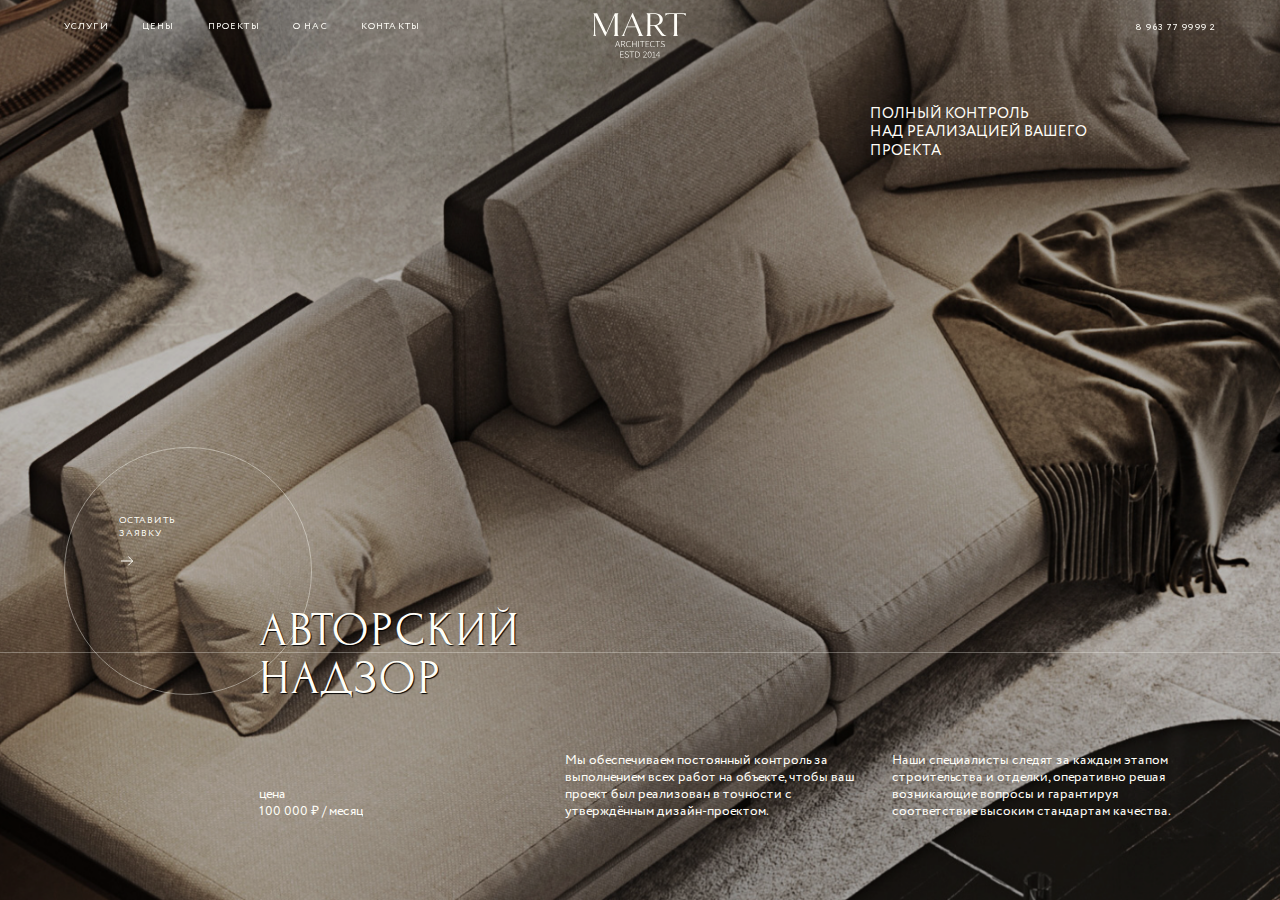
<file: src/pages/service-vision.html>
<!DOCTYPE html>
<html lang="ru">
<head>
    <meta charset="UTF-8">
    <meta name="viewport" content="width=device-width, initial-scale=1.0">
    <title>MART</title>
    <link rel="stylesheet" href="../assets/css/fonts.css">
    <link rel="stylesheet" href="../assets/css/set.css">
    <link rel="stylesheet" href="../assets/scss/style.css">
    <link rel="stylesheet" href="../assets/scss/animations.css">
    <link rel="stylesheet" href="../assets/scss/mobile.css">
    <link rel="stylesheet" href="../assets/css/swiper.css">
    <link rel="stylesheet" href="../assets/css/pageable.css">
</head>
<body class="isLoading">
<header class="header white">
    <div class="header__container">
        <nav class="header__menu">
            <ul>
                <li class="header__menu-item"><a href="#">Услуги</a></li>
                <li class="header__menu-item"><a href="#">цены</a></li>
                <li class="header__menu-item"><a href="#">Проекты</a></li>
                <li class="header__menu-item"><a href="#">О нас</a></li>
                <li class="header__menu-item"><a href="#">Контакты</a></li>
            </ul>
        </nav>
        <a href="#" class="logo">
            <svg class="logo-top" viewBox="0 0 140 35" xmlns="http://www.w3.org/2000/svg">
                <path d="M38.5139 34.2671V34.6744H31.1519V34.2671C31.2465 34.2331 31.456 34.2018 31.6876 33.9821C32.0927 33.6016 32.5664 32.7158 32.6308 30.5383L32.6368 3.74351L18.7922 34.6744H18.226L2.95684 3.69348L3.18896 30.3598C3.19497 30.5098 3.19714 30.6419 3.19714 30.7633C3.23731 31.6528 3.34821 32.3155 3.49133 32.8068C3.86996 34.1015 4.48167 34.2027 4.66305 34.2671V34.6744H0V34.2779C0 34.2779 1.145 34.2049 1.37617 31.8335C1.37858 31.8246 1.37859 31.8139 1.38027 31.8048C1.43078 31.4709 1.46494 31.0904 1.47889 30.6618L1.82433 4.11493C1.73364 1.14812 0.753396 0.909048 0.525836 0.830552V0.478749H6.19872L19.9969 29.34L32.7973 0.478516H38.2205V0.830303C38.1197 0.864526 37.8844 0.964327 37.6326 1.26443C37.3848 1.55711 37.1289 2.08767 36.9978 3.06647L37.0348 30.4943C37.0993 32.6608 37.5688 33.5503 37.972 33.9325C38.2056 34.1575 38.4194 34.2331 38.5139 34.2671ZM51.3458 20.2882L57.9398 5.40292L63.9648 20.2884L51.3458 20.2882ZM74.6715 33.8126C74.2888 33.4786 73.8353 32.8697 73.3152 31.7425C73.3133 31.739 59.881 0.478516 59.881 0.478516H58.8635L48.8345 23.0709L48.3226 24.2639L45.5577 30.7065C45.3988 31.1258 45.222 31.5381 45.0278 31.9424C45.0259 31.9479 45.0218 31.9532 45.0199 31.9603L44.9917 32.0249C44.7579 32.5766 44.2705 33.2789 44.2705 33.2789C43.5953 34.163 43.0327 34.2259 42.7002 34.2673V34.6742H47.8978V34.2673C47.7794 34.2585 47.3741 34.1948 47.0758 33.8983H47.0739C46.683 33.5161 46.4834 32.6534 47.3741 30.6245L50.9978 21.317H64.4041L68.1997 30.6247C68.256 30.7551 68.3104 30.882 68.3568 31.0016C68.359 31.0033 68.359 31.0052 68.359 31.0052C69.0419 32.7108 68.8766 33.4931 68.5322 33.8646C68.2298 34.1934 67.8122 34.2405 67.6912 34.2671V34.6742H75.6207V34.2673C75.385 34.2386 75.0686 34.1608 74.6715 33.8126ZM91.1756 18.0036H85.9672V1.31707H91.0536C97.059 1.31707 100.013 4.28938 100.013 9.73981C100.013 15.0191 97.2375 18.0036 91.1756 18.0036ZM105.171 30.8733C104.277 29.8455 96.1879 18.6041 96.1879 18.6041C101.568 17.4664 104.723 13.6131 104.697 9.66036C104.663 4.49951 100.182 0.478998 91.2913 0.478998H80.2984V0.830786C80.397 0.864768 80.6369 0.920058 80.8849 1.20939C81.2031 1.57746 81.7913 2.27291 81.8617 3.83756L81.6265 30.5476C81.556 32.6859 81.0864 33.5611 80.6855 33.938C80.4516 34.1577 80.251 34.2456 80.1495 34.2671V34.6744H87.456V34.2671C87.3588 34.2429 87.1421 34.1577 86.9082 33.9325C86.5053 33.5503 86.0358 32.6608 85.9713 30.4943L85.9672 19.0506H90.1588C90.663 19.0447 91.1673 19.0345 91.6714 19.02C91.6714 19.02 92.4103 19.895 92.9903 20.6957L102.053 32.9664C102.797 33.8926 104.333 34.6505 105.507 34.6505H109.949V34.1979C109.949 34.1979 109.153 33.9514 108.267 33.4819C107.416 33.0303 106.553 32.4614 105.171 30.8733ZM139.217 4.19366H138.675C138.675 4.19366 138.194 1.86679 133.544 1.53797L126.035 1.36446L126.083 30.6534C126.163 32.6752 126.604 33.5343 126.986 33.9165H126.988C127.228 34.1541 127.443 34.2314 127.538 34.2671V34.6744H120.309V34.2671C120.405 34.2312 120.622 34.1541 120.859 33.9165C121.252 33.5288 121.698 32.6467 121.768 30.5479L121.77 1.41926L114.232 1.53797C109.582 1.86679 109.096 4.19366 109.096 4.19366H108.559V0.478998H139.217V4.19366Z"></path>
            </svg>
            <svg class="logo-middle" viewBox="0 0 75 10" xmlns="http://www.w3.org/2000/svg">
                <path d="M1.63246 5.60673H6.06928V6.26857H1.63246V5.60673ZM3.41052 0.16607H4.33312L7.74363 9.28131H6.82133L4.94432 4.00542C4.56102 2.94424 4.22556 1.97395 3.89039 0.882477H3.83095C3.50114 1.97655 3.16626 2.94424 2.78266 4.00542L0.881305 9.28131H0L3.41052 0.16607ZM11.9178 4.97543L12.679 4.65575L15.6177 9.28131H14.6193L11.9178 4.97543ZM11.9228 4.53573C13.5895 4.53573 14.5129 3.91771 14.5129 2.62514C14.5129 1.31006 13.5895 0.835742 11.9228 0.835742H10.0794V4.53573H11.9228ZM9.20968 0.16607H12.1017C14.0669 0.16607 15.3957 0.831114 15.3957 2.62514C15.3957 4.33895 14.0669 5.20537 12.1017 5.20537H10.0794V9.28131H9.20939L9.20968 0.16607ZM16.8035 4.71432C16.8035 1.80748 18.5555 0.000183105 21.0475 0.000183105C22.2081 0.000183105 23.1064 0.531626 23.6469 1.10145L23.1521 1.63551C22.6271 1.09021 21.9324 0.723494 21.0588 0.723494C19.0071 0.723494 17.7089 2.25525 17.7089 4.69874C17.7089 7.15289 18.9789 8.72389 21.005 8.72389C21.9921 8.72389 22.7332 8.34159 23.4166 7.63385L23.9113 8.14051C23.1518 8.95933 22.2399 9.4475 20.9637 9.4475C18.5385 9.4475 16.8035 7.63156 16.8035 4.71432ZM25.5892 0.16607H26.4592V4.10266H31.479V0.16607H32.349V9.28131H31.479V4.80866H26.4592V9.28131H25.5892V0.16607ZM34.8717 0.16607H35.7417V9.28131H34.8717V0.16607ZM40.437 0.856801H37.3659V0.16607H44.3785V0.856801H41.307V9.28131H40.437V0.856801ZM46.0202 0.16607H51.4815V0.856801H46.8902V4.11305H50.7512V4.80347H46.8902V8.5906H51.6301V9.28131H46.0202V0.16607ZM52.671 4.71432C52.671 1.80748 54.4228 0.000183105 56.9149 0.000183105C58.0755 0.000183105 58.9738 0.531626 59.5143 1.10145L59.0195 1.63551C58.4945 1.09021 57.7998 0.723494 56.9262 0.723494C54.8745 0.723494 53.5763 2.25525 53.5763 4.69874C53.5763 7.15289 54.8463 8.72389 56.8724 8.72389C57.8595 8.72389 58.6006 8.34159 59.284 7.63385L59.7787 8.14051C59.0192 8.95933 58.1073 9.4475 56.8311 9.4475C54.4059 9.4475 52.671 7.63156 52.671 4.71432ZM63.7924 0.856801H60.7212V0.16607H67.7336V0.856801H64.6624V9.28131H63.7924V0.856801ZM68.4434 8.08078L68.9848 7.52566C69.6947 8.25157 70.704 8.72389 71.8064 8.72389C73.2344 8.72389 74.119 8.02769 74.119 7.00777C74.119 5.93765 73.3488 5.59719 72.3962 5.20221L70.9349 4.5966C70.061 4.2423 68.9462 3.65026 68.9462 2.30344C68.9462 0.957202 70.195 0.000183105 71.8756 0.000183105C73.0511 0.000183105 74.031 0.489214 74.6592 1.10376L74.1757 1.63292C73.5925 1.07983 72.8327 0.723494 71.8756 0.723494C70.6449 0.723494 69.8221 1.32477 69.8221 2.25468C69.8221 3.25729 70.7605 3.63467 71.4947 3.9304L72.9501 4.52852C74.0604 4.98294 75 5.56748 75 6.94892C75 8.36007 73.7496 9.4475 71.7951 9.4475C70.3798 9.4475 69.2448 8.897 68.4434 8.08078Z"></path>
            </svg>
            <svg class="logo-bottom" viewBox="0 0 61 10" xmlns="http://www.w3.org/2000/svg">
                <path d="M0.101873 0.715385H5.56261V1.40612H0.971874V4.66236H4.83255V5.35278H0.971586V9.13991H5.71146V9.83062H0.101562L0.101873 0.715385ZM6.83493 8.63009L7.37631 8.07497C8.08646 8.80089 9.09553 9.2732 10.1979 9.2732C11.6259 9.2732 12.5105 8.577 12.5105 7.55708C12.5105 6.48696 11.7403 6.14651 10.7877 5.75152L9.3264 5.14591C8.45283 4.79161 7.33768 4.19957 7.33768 2.85275C7.33768 1.50651 8.58654 0.5495 10.2674 0.5495C11.4426 0.5495 12.4225 1.03853 13.0507 1.65308L12.5672 2.18224C11.984 1.62914 11.2242 1.27281 10.2674 1.27281C9.0364 1.27281 8.21363 1.87409 8.21363 2.80399C8.21363 3.8066 9.15199 4.18398 9.88651 4.47971L11.3416 5.07783C12.452 5.53225 13.3918 6.11679 13.3918 7.49823C13.3918 8.90938 12.1412 9.99681 10.1866 9.99681C8.77136 9.99681 7.6363 9.44631 6.83493 8.63009ZM17.4046 1.40612H14.3334V0.715385H21.3458V1.40612H18.2746V9.83062H17.4046V1.40612ZM25.2403 9.15578C27.7778 9.15578 28.9296 7.59546 28.9296 5.24258C28.9296 2.89027 27.7781 1.39081 25.2403 1.39081H23.8578V9.15578H25.2403ZM22.9877 0.715385H25.317C28.3403 0.715385 29.8349 2.4396 29.8349 5.24258C29.8349 8.04613 28.3403 9.83062 25.3452 9.83062H22.9877V0.715385ZM34.5258 9.35053C37.5595 6.49475 39.1432 4.86922 39.1432 3.36314C39.1432 2.29273 38.5211 1.48055 37.1581 1.48055C36.3148 1.48055 35.5714 1.96324 35.0033 2.60347L34.4791 2.13895C35.2208 1.37177 36.0667 0.816077 37.2499 0.816077C38.9641 0.816077 39.9907 1.81726 39.9907 3.33718C39.9907 5.06456 38.294 6.73942 35.7785 9.20599C36.3035 9.1731 36.8684 9.13991 37.3824 9.13991H40.4619V9.83062H34.5258V9.35053ZM46.5767 5.37616C46.5767 2.71225 45.7551 1.47506 44.5059 1.47506C43.2568 1.47506 42.4355 2.71224 42.4355 5.37586C42.4355 8.04007 43.2568 9.33725 44.5059 9.33725C45.7551 9.33725 46.5767 8.04036 46.5767 5.37616ZM41.5934 5.37586C41.5934 2.42689 42.6613 0.816077 44.5059 0.816077C46.3503 0.816077 47.4181 2.4295 47.4181 5.37616C47.4181 8.32571 46.3503 9.99711 44.5062 9.99711C42.6613 9.99711 41.5934 8.32541 41.5934 5.37586ZM48.5169 9.15578H50.7377V2.0948H49.0218V1.57114C49.8288 1.44448 50.4418 1.24021 50.9151 0.982561H51.5834V9.15578H53.6211V9.83093H48.5169V9.15578ZM58.1827 3.58242C58.1827 3.15541 58.2181 2.42633 58.2481 1.99961H58.1887C57.9501 2.39084 57.6815 2.73735 57.4132 3.15138L54.8073 6.60294H60.3711V7.25672H53.8443V6.76395L58.1521 0.981982H58.9948V9.83062H58.1827V3.58242Z"></path>
            </svg>
        </a>
        <div class="header__phone">
            <a href="tel:8 963 77 9999 2">
                <span class="desktop">8 963 77 9999 2</span>
            </a>
        </div>
    </div>
</header>
<div id="loading-section">
    <div class="logo">
        <svg class="logo-top" viewBox="0 0 140 35" xmlns="http://www.w3.org/2000/svg">
            <path d="M38.5139 34.2671V34.6744H31.1519V34.2671C31.2465 34.2331 31.456 34.2018 31.6876 33.9821C32.0927 33.6016 32.5664 32.7158 32.6308 30.5383L32.6368 3.74351L18.7922 34.6744H18.226L2.95684 3.69348L3.18896 30.3598C3.19497 30.5098 3.19714 30.6419 3.19714 30.7633C3.23731 31.6528 3.34821 32.3155 3.49133 32.8068C3.86996 34.1015 4.48167 34.2027 4.66305 34.2671V34.6744H0V34.2779C0 34.2779 1.145 34.2049 1.37617 31.8335C1.37858 31.8246 1.37859 31.8139 1.38027 31.8048C1.43078 31.4709 1.46494 31.0904 1.47889 30.6618L1.82433 4.11493C1.73364 1.14812 0.753396 0.909048 0.525836 0.830552V0.478749H6.19872L19.9969 29.34L32.7973 0.478516H38.2205V0.830303C38.1197 0.864526 37.8844 0.964327 37.6326 1.26443C37.3848 1.55711 37.1289 2.08767 36.9978 3.06647L37.0348 30.4943C37.0993 32.6608 37.5688 33.5503 37.972 33.9325C38.2056 34.1575 38.4194 34.2331 38.5139 34.2671ZM51.3458 20.2882L57.9398 5.40292L63.9648 20.2884L51.3458 20.2882ZM74.6715 33.8126C74.2888 33.4786 73.8353 32.8697 73.3152 31.7425C73.3133 31.739 59.881 0.478516 59.881 0.478516H58.8635L48.8345 23.0709L48.3226 24.2639L45.5577 30.7065C45.3988 31.1258 45.222 31.5381 45.0278 31.9424C45.0259 31.9479 45.0218 31.9532 45.0199 31.9603L44.9917 32.0249C44.7579 32.5766 44.2705 33.2789 44.2705 33.2789C43.5953 34.163 43.0327 34.2259 42.7002 34.2673V34.6742H47.8978V34.2673C47.7794 34.2585 47.3741 34.1948 47.0758 33.8983H47.0739C46.683 33.5161 46.4834 32.6534 47.3741 30.6245L50.9978 21.317H64.4041L68.1997 30.6247C68.256 30.7551 68.3104 30.882 68.3568 31.0016C68.359 31.0033 68.359 31.0052 68.359 31.0052C69.0419 32.7108 68.8766 33.4931 68.5322 33.8646C68.2298 34.1934 67.8122 34.2405 67.6912 34.2671V34.6742H75.6207V34.2673C75.385 34.2386 75.0686 34.1608 74.6715 33.8126ZM91.1756 18.0036H85.9672V1.31707H91.0536C97.059 1.31707 100.013 4.28938 100.013 9.73981C100.013 15.0191 97.2375 18.0036 91.1756 18.0036ZM105.171 30.8733C104.277 29.8455 96.1879 18.6041 96.1879 18.6041C101.568 17.4664 104.723 13.6131 104.697 9.66036C104.663 4.49951 100.182 0.478998 91.2913 0.478998H80.2984V0.830786C80.397 0.864768 80.6369 0.920058 80.8849 1.20939C81.2031 1.57746 81.7913 2.27291 81.8617 3.83756L81.6265 30.5476C81.556 32.6859 81.0864 33.5611 80.6855 33.938C80.4516 34.1577 80.251 34.2456 80.1495 34.2671V34.6744H87.456V34.2671C87.3588 34.2429 87.1421 34.1577 86.9082 33.9325C86.5053 33.5503 86.0358 32.6608 85.9713 30.4943L85.9672 19.0506H90.1588C90.663 19.0447 91.1673 19.0345 91.6714 19.02C91.6714 19.02 92.4103 19.895 92.9903 20.6957L102.053 32.9664C102.797 33.8926 104.333 34.6505 105.507 34.6505H109.949V34.1979C109.949 34.1979 109.153 33.9514 108.267 33.4819C107.416 33.0303 106.553 32.4614 105.171 30.8733ZM139.217 4.19366H138.675C138.675 4.19366 138.194 1.86679 133.544 1.53797L126.035 1.36446L126.083 30.6534C126.163 32.6752 126.604 33.5343 126.986 33.9165H126.988C127.228 34.1541 127.443 34.2314 127.538 34.2671V34.6744H120.309V34.2671C120.405 34.2312 120.622 34.1541 120.859 33.9165C121.252 33.5288 121.698 32.6467 121.768 30.5479L121.77 1.41926L114.232 1.53797C109.582 1.86679 109.096 4.19366 109.096 4.19366H108.559V0.478998H139.217V4.19366Z"></path>
        </svg>
        <svg class="logo-middle" viewBox="0 0 75 10" xmlns="http://www.w3.org/2000/svg">
            <path d="M1.63246 5.60673H6.06928V6.26857H1.63246V5.60673ZM3.41052 0.16607H4.33312L7.74363 9.28131H6.82133L4.94432 4.00542C4.56102 2.94424 4.22556 1.97395 3.89039 0.882477H3.83095C3.50114 1.97655 3.16626 2.94424 2.78266 4.00542L0.881305 9.28131H0L3.41052 0.16607ZM11.9178 4.97543L12.679 4.65575L15.6177 9.28131H14.6193L11.9178 4.97543ZM11.9228 4.53573C13.5895 4.53573 14.5129 3.91771 14.5129 2.62514C14.5129 1.31006 13.5895 0.835742 11.9228 0.835742H10.0794V4.53573H11.9228ZM9.20968 0.16607H12.1017C14.0669 0.16607 15.3957 0.831114 15.3957 2.62514C15.3957 4.33895 14.0669 5.20537 12.1017 5.20537H10.0794V9.28131H9.20939L9.20968 0.16607ZM16.8035 4.71432C16.8035 1.80748 18.5555 0.000183105 21.0475 0.000183105C22.2081 0.000183105 23.1064 0.531626 23.6469 1.10145L23.1521 1.63551C22.6271 1.09021 21.9324 0.723494 21.0588 0.723494C19.0071 0.723494 17.7089 2.25525 17.7089 4.69874C17.7089 7.15289 18.9789 8.72389 21.005 8.72389C21.9921 8.72389 22.7332 8.34159 23.4166 7.63385L23.9113 8.14051C23.1518 8.95933 22.2399 9.4475 20.9637 9.4475C18.5385 9.4475 16.8035 7.63156 16.8035 4.71432ZM25.5892 0.16607H26.4592V4.10266H31.479V0.16607H32.349V9.28131H31.479V4.80866H26.4592V9.28131H25.5892V0.16607ZM34.8717 0.16607H35.7417V9.28131H34.8717V0.16607ZM40.437 0.856801H37.3659V0.16607H44.3785V0.856801H41.307V9.28131H40.437V0.856801ZM46.0202 0.16607H51.4815V0.856801H46.8902V4.11305H50.7512V4.80347H46.8902V8.5906H51.6301V9.28131H46.0202V0.16607ZM52.671 4.71432C52.671 1.80748 54.4228 0.000183105 56.9149 0.000183105C58.0755 0.000183105 58.9738 0.531626 59.5143 1.10145L59.0195 1.63551C58.4945 1.09021 57.7998 0.723494 56.9262 0.723494C54.8745 0.723494 53.5763 2.25525 53.5763 4.69874C53.5763 7.15289 54.8463 8.72389 56.8724 8.72389C57.8595 8.72389 58.6006 8.34159 59.284 7.63385L59.7787 8.14051C59.0192 8.95933 58.1073 9.4475 56.8311 9.4475C54.4059 9.4475 52.671 7.63156 52.671 4.71432ZM63.7924 0.856801H60.7212V0.16607H67.7336V0.856801H64.6624V9.28131H63.7924V0.856801ZM68.4434 8.08078L68.9848 7.52566C69.6947 8.25157 70.704 8.72389 71.8064 8.72389C73.2344 8.72389 74.119 8.02769 74.119 7.00777C74.119 5.93765 73.3488 5.59719 72.3962 5.20221L70.9349 4.5966C70.061 4.2423 68.9462 3.65026 68.9462 2.30344C68.9462 0.957202 70.195 0.000183105 71.8756 0.000183105C73.0511 0.000183105 74.031 0.489214 74.6592 1.10376L74.1757 1.63292C73.5925 1.07983 72.8327 0.723494 71.8756 0.723494C70.6449 0.723494 69.8221 1.32477 69.8221 2.25468C69.8221 3.25729 70.7605 3.63467 71.4947 3.9304L72.9501 4.52852C74.0604 4.98294 75 5.56748 75 6.94892C75 8.36007 73.7496 9.4475 71.7951 9.4475C70.3798 9.4475 69.2448 8.897 68.4434 8.08078Z"></path>
        </svg>
        <svg class="logo-bottom" viewBox="0 0 61 10" xmlns="http://www.w3.org/2000/svg">
            <path d="M0.101873 0.715385H5.56261V1.40612H0.971874V4.66236H4.83255V5.35278H0.971586V9.13991H5.71146V9.83062H0.101562L0.101873 0.715385ZM6.83493 8.63009L7.37631 8.07497C8.08646 8.80089 9.09553 9.2732 10.1979 9.2732C11.6259 9.2732 12.5105 8.577 12.5105 7.55708C12.5105 6.48696 11.7403 6.14651 10.7877 5.75152L9.3264 5.14591C8.45283 4.79161 7.33768 4.19957 7.33768 2.85275C7.33768 1.50651 8.58654 0.5495 10.2674 0.5495C11.4426 0.5495 12.4225 1.03853 13.0507 1.65308L12.5672 2.18224C11.984 1.62914 11.2242 1.27281 10.2674 1.27281C9.0364 1.27281 8.21363 1.87409 8.21363 2.80399C8.21363 3.8066 9.15199 4.18398 9.88651 4.47971L11.3416 5.07783C12.452 5.53225 13.3918 6.11679 13.3918 7.49823C13.3918 8.90938 12.1412 9.99681 10.1866 9.99681C8.77136 9.99681 7.6363 9.44631 6.83493 8.63009ZM17.4046 1.40612H14.3334V0.715385H21.3458V1.40612H18.2746V9.83062H17.4046V1.40612ZM25.2403 9.15578C27.7778 9.15578 28.9296 7.59546 28.9296 5.24258C28.9296 2.89027 27.7781 1.39081 25.2403 1.39081H23.8578V9.15578H25.2403ZM22.9877 0.715385H25.317C28.3403 0.715385 29.8349 2.4396 29.8349 5.24258C29.8349 8.04613 28.3403 9.83062 25.3452 9.83062H22.9877V0.715385ZM34.5258 9.35053C37.5595 6.49475 39.1432 4.86922 39.1432 3.36314C39.1432 2.29273 38.5211 1.48055 37.1581 1.48055C36.3148 1.48055 35.5714 1.96324 35.0033 2.60347L34.4791 2.13895C35.2208 1.37177 36.0667 0.816077 37.2499 0.816077C38.9641 0.816077 39.9907 1.81726 39.9907 3.33718C39.9907 5.06456 38.294 6.73942 35.7785 9.20599C36.3035 9.1731 36.8684 9.13991 37.3824 9.13991H40.4619V9.83062H34.5258V9.35053ZM46.5767 5.37616C46.5767 2.71225 45.7551 1.47506 44.5059 1.47506C43.2568 1.47506 42.4355 2.71224 42.4355 5.37586C42.4355 8.04007 43.2568 9.33725 44.5059 9.33725C45.7551 9.33725 46.5767 8.04036 46.5767 5.37616ZM41.5934 5.37586C41.5934 2.42689 42.6613 0.816077 44.5059 0.816077C46.3503 0.816077 47.4181 2.4295 47.4181 5.37616C47.4181 8.32571 46.3503 9.99711 44.5062 9.99711C42.6613 9.99711 41.5934 8.32541 41.5934 5.37586ZM48.5169 9.15578H50.7377V2.0948H49.0218V1.57114C49.8288 1.44448 50.4418 1.24021 50.9151 0.982561H51.5834V9.15578H53.6211V9.83093H48.5169V9.15578ZM58.1827 3.58242C58.1827 3.15541 58.2181 2.42633 58.2481 1.99961H58.1887C57.9501 2.39084 57.6815 2.73735 57.4132 3.15138L54.8073 6.60294H60.3711V7.25672H53.8443V6.76395L58.1521 0.981982H58.9948V9.83062H58.1827V3.58242Z"></path>
        </svg>
    </div>
</div>
<div id="container">
    <div data-anchor="vision-main" class="white-header">
        <section class="vision-main">
            <div class="vision-main__bg">
                <div class="architecture-main__bg-animation">
                    <img src="../assets/images/vision.png" alt="">
                </div>
            </div>
            <div class="vision-main__top-text">
                <div class="animation-slide-down__container">
                    <div class="animation-slide-down duration-1">
                        Полный контроль<br>
                        над реализацией вашего<br> проекта
                    </div>
                </div>
            </div>
            <div class="vision-main__container">
                <div class="vision-main__button-anchor">
                    <div class="main-view__button-text-wrapper">
                        <div class="main-view__button-text">оставить<br/>заявку</div>
                    </div>
                    <div class="main-view__arrow-wrapper">
                        <div class="main-view__arrow">
                            <svg class="icon-arrow-right" width="24" height="24" viewBox="0 0 24 24" fill="none" xmlns="http://www.w3.org/2000/svg">
                                <path d="M14.4297 5.92969L20.4997 11.9997L14.4297 18.0697" stroke="#FFFEF8" stroke-width="1.5" stroke-miterlimit="10" stroke-linecap="round" stroke-linejoin="round"/>
                                <path d="M3.5 12H20.33" stroke="#FFFEF8" stroke-width="1.5" stroke-miterlimit="10" stroke-linecap="round" stroke-linejoin="round"/>
                            </svg>
                        </div>
                    </div>
                    <div class="animation-button-height animation-delay-1">
                        <div class="round-button"></div>
                    </div>
                </div>
                <div class="vision-main__gray-line"></div>
                <div class="vision-main__content">
                    <div class="vision-main__title">
                        <div class="animation-slide-down__container">
                            <div class="animation-slide-down duration-1">
                                Авторский
                            </div>
                        </div>
                    </div>
                    <div class="vision-main__title">
                        <div class="animation-slide-up__container">
                            <div class="animation-slide-up duration-1">
                                надзор
                            </div>
                        </div>
                    </div>
                    <div class="vision-main__bottom">
                        <div class="vision-main__bottom-description">
                            <div class="vision-main__bottom-label">
                                <div class="animation-slide-up__container">
                                    <div class="animation-slide-up duration-1">
                                        цена
                                    </div>
                                </div>
                            </div>
                            <div class="vision-main__bottom-price">
                                <div class="animation-slide-up__container">
                                    <div class="animation-slide-up duration-1">
                                        100 000 ₽ / месяц
                                    </div>
                                </div>
                            </div>
                        </div>
                        <div class="vision-main__bottom-right">
                            <div class="vision-main__bottom-text">
                                <div class="animation-slide-up__container">
                                    <div class="animation-slide-up duration-1">
                                        Мы обеспечиваем постоянный контроль
                                        за выполнением всех работ на объекте,
                                        чтобы ваш проект был реализован в точности
                                        с утверждённым дизайн-проектом.
                                    </div>
                                </div>
                            </div>
                            <div class="vision-main__bottom-text">
                                <div class="animation-slide-up__container">
                                    <div class="animation-slide-up duration-1">
                                        Наши специалисты следят за каждым этапом строительства и отделки,
                                        оперативно решая возникающие вопросы и гарантируя соответствие
                                        высоким стандартам качества.
                                    </div>
                                </div>
                            </div>
                        </div>
                    </div>
                </div>
            </div>
        </section>
    </div>
    <div data-anchor="design-steps">
        <section class="design-steps">
            <div class="design-steps__scroll">
                <div class="design-steps__content img">
                    <div class="design-steps__img">
                        <div class="design-steps__img-animation">
                            <img src="../assets/images/vision-steps.png" alt="">
                        </div>
                    </div>
                    <div class="design-steps__top-1">
                        <div class="design-steps__top-text">
                            <div class="animation-slide-down__container">
                                <div class="animation-slide-down duration-1">
                                    Синтез инженерных систем с дизайн-проектом
                                </div>
                            </div>
                        </div>
                        <div class="design-steps__title">
                            <div class="animation-slide-down__container">
                                <div class="animation-slide-down duration-1">
                                    Что входит в услугу
                                </div>
                            </div>
                        </div>
                    </div>
                    <div class="about-advantages__list">
                        <div class="about-advantages__item-wrapper">
                            <div class="about-advantages__item-animation">
                                <div class="about-advantages__item">
                                    <div class="about-advantages__item-num">1</div>
                                    <div class="about-advantages__item-text">помощь с подбором бригады<br>
                                        и выезды на объект</div>
                                </div>
                            </div>
                        </div>
                        <div class="about-advantages__gray-line"></div>
                        <div class="about-advantages__item-wrapper">
                            <div class="about-advantages__item-animation animation-delay-06">
                                <div class="about-advantages__item">
                                    <div class="about-advantages__item-num">2</div>
                                    <div class="about-advantages__item-text">постоянная коммуникация</div>
                                </div>
                            </div>
                        </div>
                        <div class="about-advantages__gray-line animation-delay-16"></div>
                        <div class="about-advantages__item-wrapper">
                            <div class="about-advantages__item-animation animation-delay-07">
                                <div class="about-advantages__item">
                                    <div class="about-advantages__item-num">3</div>
                                    <div class="about-advantages__item-text">при необходимости внесение уточнений<br>
                                        и корректировок в рабочие чертежи</div>
                                </div>
                            </div>
                        </div>
                        <div class="about-advantages__gray-line animation-delay-17"></div>
                        <div class="about-advantages__item-wrapper">
                            <div class="about-advantages__item-animation animation-delay-08">
                                <div class="about-advantages__item">
                                    <div class="about-advantages__item-num">4</div>
                                    <div class="about-advantages__item-text">координация подрядчиков<br>
                                        из смежных областей</div>
                                </div>
                            </div>
                        </div>
                    </div>
                </div>
            </div>
        </section>
    </div>
    <div animation-steps="2" animation-step="-1" white-header-steps="1" data-anchor="projects" class="animation-state-0 projects-section">
        <section class="projects">
            <div class="projects-top">
                <div class="projects-top__content">
                    <div class="animation-slide-down__container">
                        <div class="projects-top__title animation-slide-down duration-1 animation-delay-05">
                            Познакомьтесь<br>
                            с нашими проектами<br>
                            и убедитесь сами
                        </div>
                    </div>
                    <div class="projects-top__right">
                        <div class="animation-slide-down__container">
                            <div class="projects-top__sub-title animation-slide-down duration-1 animation-delay-05">
                                Создали и реализовали более 90 проектов
                            </div>
                        </div>
                        <div class="projects-top__spacer"></div>
                        <div class="animation-slide-down__container">
                            <div class="projects-top__text animation-slide-down duration-1 animation-delay-08">
                                Дизайн проект полностью уникален, учитываются все Ваши<br>
                                пожелания, и в итоге, Вы получаете визуализации своего дома,<br>
                                наполненные реальными материалами и мебелью
                            </div>
                        </div>
                        <div class="projects-top__spacer2"></div>
                        <a href="#" class="primary-button">
                            <div class="animation-slide-up__container">
                                <div class="primary-button__text animation-slide-up duration-1 animation-delay-15">
                                    <div class="primary-button__text-animation">перейти в портфолио</div>
                                </div>
                            </div>
                            <div class="primary-button__circle-anchor">
                                <div class="primary-button__circle-animation animation-delay-15">
                                    <div class="primary-button__circle"></div>
                                </div>
                            </div>
                            <div class="animation-slide-up__container">
                                <div class="primary-button__arrow animation-slide-up duration-1  animation-delay-15">
                                    <svg class="icon-arrow-right" width="24" height="24" viewBox="0 0 24 24" fill="none" xmlns="http://www.w3.org/2000/svg">
                                        <path d="M14.4297 5.92969L20.4997 11.9997L14.4297 18.0697" stroke="#FFFEF8" stroke-width="1.5" stroke-miterlimit="10" stroke-linecap="round" stroke-linejoin="round"/>
                                        <path d="M3.5 12H20.33" stroke="#FFFEF8" stroke-width="1.5" stroke-miterlimit="10" stroke-linecap="round" stroke-linejoin="round"/>
                                    </svg>
                                </div>
                            </div>
                        </a>
                    </div>
                </div>
            </div>
            <div class="swiper projects-swiper">
                <div class="swiper-wrapper">
                    <div class="swiper-slide">
                        <div class="projects-swiper-slide__content">
                            <div class="projects-swiper-slide__button-anchor">
                                <div class="main-view__button-text-wrapper">
                                    <div class="main-view__button-text">оставить<br>заявку</div>
                                </div>
                                <div class="main-view__arrow-wrapper">
                                    <div class="main-view__arrow">
                                        <svg class="icon-arrow-right" width="24" height="24" viewBox="0 0 24 24" fill="none" xmlns="http://www.w3.org/2000/svg">
                                            <path d="M14.4297 5.92969L20.4997 11.9997L14.4297 18.0697" stroke="#FFFEF8" stroke-width="1.5" stroke-miterlimit="10" stroke-linecap="round" stroke-linejoin="round"></path>
                                            <path d="M3.5 12H20.33" stroke="#FFFEF8" stroke-width="1.5" stroke-miterlimit="10" stroke-linecap="round" stroke-linejoin="round"></path>
                                        </svg>
                                    </div>
                                </div>
                                <div class="animation-button-height">
                                    <div class="round-button"></div>
                                </div>
                            </div>
                            <div class="projects-swiper-slide__title">
                                <div class="projects-swiper-slide__title-animation-wrapper">
                                    <div class="projects-swiper-slide__title-animation">White Khamovniki</div>
                                </div>
                            </div>
                            <div class="projects-swiper-slide__text">
                                <div class="projects-swiper-slide__text-animation-wrapper">
                                    <div class="projects-swiper-slide__text-animation">Оформление квартиры</div>
                                </div>
                            </div>
                        </div>
                        <div class="projects-swiper-slide__wrapper">
                            <img src="../assets/images/069_DSCF4268-HDR.png" alt="">
                        </div>
                    </div>
                    <div class="swiper-slide">
                        <div class="projects-swiper-slide__wrapper">
                            <img src="../assets/images/MSC-21.png" alt="">
                        </div>
                    </div>
                    <div class="swiper-slide">
                        <div class="projects-swiper-slide__wrapper">
                            <img src="../assets/images/069_DSCF4268-HDR.png" alt="">
                        </div>
                    </div>
                    <div class="swiper-slide">
                        <div class="projects-swiper-slide__wrapper">
                            <img src="../assets/images/MSC-21.png" alt="">
                        </div>
                    </div>
                    <div class="swiper-slide">
                        <div class="projects-swiper-slide__wrapper">
                            <img src="../assets/images/069_DSCF4268-HDR.png" alt="">
                        </div>
                    </div>
                </div>
            </div>
            <div class="projects__gray-line"></div>
            <div class="projects-swiper__navigation">
                <div class="projects-swiper__navigation-animation">
                    <div class="projects-swiper__prev">
                        <svg class="icon-arrow-left" width="24" height="25" viewBox="0 0 24 25" fill="none" xmlns="http://www.w3.org/2000/svg">
                            <path d="M9.57031 6.42969L3.50031 12.4997L9.57031 18.5697" stroke="#FFFEF8" stroke-width="1.5" stroke-miterlimit="10" stroke-linecap="round" stroke-linejoin="round"/>
                            <path d="M20.5 12.5H3.67" stroke="#FFFEF8" stroke-width="1.5" stroke-miterlimit="10" stroke-linecap="round" stroke-linejoin="round"/>
                        </svg>
                    </div>
                    <div class="projects-swiper__next">
                        <svg class="icon-arrow-right" width="24" height="24" viewBox="0 0 24 24" fill="none" xmlns="http://www.w3.org/2000/svg">
                            <path d="M14.4297 5.92969L20.4997 11.9997L14.4297 18.0697" stroke="#FFFEF8" stroke-width="1.5" stroke-miterlimit="10" stroke-linecap="round" stroke-linejoin="round"/>
                            <path d="M3.5 12H20.33" stroke="#FFFEF8" stroke-width="1.5" stroke-miterlimit="10" stroke-linecap="round" stroke-linejoin="round"/>
                        </svg>
                    </div>
                </div>
            </div>
        </section>
    </div>
    <div data-anchor="faq">
        <section class="faq">
            <div class="faq__scroll">
                <div class="faq__content">
                    <div class="faq__left">
                        <div class="faq__title">
                            <div class="animation-slide-down__container">
                                <div class="animation-slide-down duration-1">
                                    часто задаваемые вопросы
                                </div>
                            </div>
                        </div>
                        <div class="faq__img">
                            <div class="faq__img-animation">
                                <img src="../assets/images/faq.png" alt="">
                            </div>
                        </div>
                    </div>
                    <div class="faq__right">
                        <div class="faq__right-animation">
                            <div class="faq-list">
                                <div class="faq-list__item">
                                    <div class="faq-list__item-row">
                                        <div class="faq-list__item-num">01</div>
                                        <div class="faq-list__item-title">Кто приезжает на надзор?</div>
                                        <div class="faq-list__item-arrow">
                                            <svg class="icon-arrow-right" width="24" height="24" viewBox="0 0 24 24" fill="none" xmlns="http://www.w3.org/2000/svg">
                                                <path d="M14.4297 5.92969L20.4997 11.9997L14.4297 18.0697" stroke="#FFFEF8" stroke-width="1.5" stroke-miterlimit="10" stroke-linecap="round" stroke-linejoin="round"/>
                                                <path d="M3.5 12H20.33" stroke="#FFFEF8" stroke-width="1.5" stroke-miterlimit="10" stroke-linecap="round" stroke-linejoin="round"/>
                                            </svg>
                                        </div>
                                    </div>
                                    <div class="faq-list__item-answer">
                                        <div class="faq-list__item-answer-wrap">
                                            Руководители, архитекторы и комлектаторы, в случае заккзы услуги Комплектация.
                                        </div>
                                    </div>
                                </div>
                                <div class="faq-list__gray-line"></div>
                                <div class="faq-list__item">
                                    <div class="faq-list__item-row">
                                        <div class="faq-list__item-num">02</div>
                                        <div class="faq-list__item-title">Могу я не заказывать авторский надзор и реализовать все самостоятельно?</div>
                                        <div class="faq-list__item-arrow">
                                            <svg class="icon-arrow-right" width="24" height="24" viewBox="0 0 24 24" fill="none" xmlns="http://www.w3.org/2000/svg">
                                                <path d="M14.4297 5.92969L20.4997 11.9997L14.4297 18.0697" stroke="#FFFEF8" stroke-width="1.5" stroke-miterlimit="10" stroke-linecap="round" stroke-linejoin="round"/>
                                                <path d="M3.5 12H20.33" stroke="#FFFEF8" stroke-width="1.5" stroke-miterlimit="10" stroke-linecap="round" stroke-linejoin="round"/>
                                            </svg>
                                        </div>
                                    </div>
                                    <div class="faq-list__item-answer">
                                        <div class="faq-list__item-answer-wrap">
                                            Конечно, вы можете. Вы Можете брать разовые консультации в случае необходимости.
                                        </div>
                                    </div>
                                </div>
                                <div class="faq-list__gray-line"></div>
                                <div class="faq-list__item">
                                    <div class="faq-list__item-row">
                                        <div class="faq-list__item-num">03</div>
                                        <div class="faq-list__item-title">В чем разница между  ген подрядом и авторским надзором?</div>
                                        <div class="faq-list__item-arrow">
                                            <svg class="icon-arrow-right" width="24" height="24" viewBox="0 0 24 24" fill="none" xmlns="http://www.w3.org/2000/svg">
                                                <path d="M14.4297 5.92969L20.4997 11.9997L14.4297 18.0697" stroke="#FFFEF8" stroke-width="1.5" stroke-miterlimit="10" stroke-linecap="round" stroke-linejoin="round"/>
                                                <path d="M3.5 12H20.33" stroke="#FFFEF8" stroke-width="1.5" stroke-miterlimit="10" stroke-linecap="round" stroke-linejoin="round"/>
                                            </svg>
                                        </div>
                                    </div>
                                    <div class="faq-list__item-answer">
                                        <div class="faq-list__item-answer-wrap">
                                            Авторский надзор – это управление проектом, простыми словами: в наших руках карта, кому и  когда двигаться, план, что мы хотим от кого получить. Генподряд. – это это руководство всеми процессами, происходящими на строительной площадке, сосредоточенное в одних руках. Генподрядная организация берет на себя управление всеми ремонтными, отделочными и инженерными работами, а так же полностью берет ответственность за качество, инженерные работы, сохранность отделки при работе других подрядчиков. А технадзор проверяет качество работ, черновых материалов, закупленное количество, соответсвие всем нормам, СНиПам и ГОСтам
                                        </div>
                                    </div>
                                </div>
                                <div class="faq-list__gray-line"></div>
                                <div class="faq-list__item">
                                    <div class="faq-list__item-row">
                                        <div class="faq-list__item-num">04</div>
                                        <div class="faq-list__item-title">Если во время ремонта я хочу что-то добавить в чертежи?</div>
                                        <div class="faq-list__item-arrow">
                                            <svg class="icon-arrow-right" width="24" height="24" viewBox="0 0 24 24" fill="none" xmlns="http://www.w3.org/2000/svg">
                                                <path d="M14.4297 5.92969L20.4997 11.9997L14.4297 18.0697" stroke="#FFFEF8" stroke-width="1.5" stroke-miterlimit="10" stroke-linecap="round" stroke-linejoin="round"/>
                                                <path d="M3.5 12H20.33" stroke="#FFFEF8" stroke-width="1.5" stroke-miterlimit="10" stroke-linecap="round" stroke-linejoin="round"/>
                                            </svg>
                                        </div>
                                    </div>
                                    <div class="faq-list__item-answer">
                                        <div class="faq-list__item-answer-wrap">
                                            Вы можете это сделать и мы внесем изменения в рамках услуги Авторского надзора без дополнительной оплаты, если это не меняет планировку и общую концепцию интерьера.
                                        </div>
                                    </div>
                                </div>
                                <div class="faq-list__gray-line"></div>
                                <div class="faq-list__item">
                                    <div class="faq-list__item-row">
                                        <div class="faq-list__item-num">05</div>
                                        <div class="faq-list__item-title">Как часто вы выезжаете на объект?</div>
                                        <div class="faq-list__item-arrow">
                                            <svg class="icon-arrow-right" width="24" height="24" viewBox="0 0 24 24" fill="none" xmlns="http://www.w3.org/2000/svg">
                                                <path d="M14.4297 5.92969L20.4997 11.9997L14.4297 18.0697" stroke="#FFFEF8" stroke-width="1.5" stroke-miterlimit="10" stroke-linecap="round" stroke-linejoin="round"/>
                                                <path d="M3.5 12H20.33" stroke="#FFFEF8" stroke-width="1.5" stroke-miterlimit="10" stroke-linecap="round" stroke-linejoin="round"/>
                                            </svg>
                                        </div>
                                    </div>
                                    <div class="faq-list__item-answer">
                                        <div class="faq-list__item-answer-wrap">
                                            Вы можете это сделать и мы внесем изменения в рамках услуги Авторского надзора без дополнительной оплаты, если это не меняет планировку и общую концепцию интерьера.
                                        </div>
                                    </div>
                                </div>
                                <div class="faq-list__gray-line"></div>
                                <div class="faq-list__item">
                                    <div class="faq-list__item-row">
                                        <div class="faq-list__item-num">06</div>
                                        <div class="faq-list__item-title">Можно ли начать ремонт параллельно
                                            с разработкой дизайн-проекта?</div>
                                        <div class="faq-list__item-arrow">
                                            <svg class="icon-arrow-right" width="24" height="24" viewBox="0 0 24 24" fill="none" xmlns="http://www.w3.org/2000/svg">
                                                <path d="M14.4297 5.92969L20.4997 11.9997L14.4297 18.0697" stroke="#FFFEF8" stroke-width="1.5" stroke-miterlimit="10" stroke-linecap="round" stroke-linejoin="round"/>
                                                <path d="M3.5 12H20.33" stroke="#FFFEF8" stroke-width="1.5" stroke-miterlimit="10" stroke-linecap="round" stroke-linejoin="round"/>
                                            </svg>
                                        </div>
                                    </div>
                                    <div class="faq-list__item-answer">
                                        <div class="faq-list__item-answer-wrap">
                                            Можно ли начать ремонт параллельно
                                            с разработкой дизайн-проекта?
                                        </div>
                                    </div>
                                </div>
                            </div>
                        </div>
                    </div>
                </div>
            </div>
        </section>
    </div>
    <div data-anchor="services">
        <section class="services">
            <div class="services__scroll">
                <div class="services__container">
                    <div class="services__gray-line"></div>
                    <div class="services__content">
                        <div class="services__top">
                            <div class="services__title">
                                <div class="animation-slide-up__container">
                                    <div class="animation-slide-up duration-1 animation-delay-01">ВСе услуги</div>
                                </div>
                            </div>
                            <div class="services__top-right">
                                <div class="services__top-button">
                                    <a href="#" class="primary-button">
                                        <div class="animation-slide-up__container">
                                            <div class="primary-button__text animation-slide-up duration-1 animation-delay-1">
                                                <div class="primary-button__text-animation">Познакомьтесь с ценами</div>
                                            </div>
                                        </div>
                                        <div class="primary-button__circle-anchor">
                                            <div class="primary-button__circle-animation animation-delay-1">
                                                <div class="primary-button__circle"></div>
                                            </div>
                                        </div>
                                        <div class="animation-slide-up__container">
                                            <div class="primary-button__arrow animation-slide-up duration-1  animation-delay-1">
                                                <svg class="icon-arrow-right" width="24" height="24" viewBox="0 0 24 24" fill="none" xmlns="http://www.w3.org/2000/svg">
                                                    <path d="M14.4297 5.92969L20.4997 11.9997L14.4297 18.0697" stroke="#FFFEF8" stroke-width="1.5" stroke-miterlimit="10" stroke-linecap="round" stroke-linejoin="round"></path>
                                                    <path d="M3.5 12H20.33" stroke="#FFFEF8" stroke-width="1.5" stroke-miterlimit="10" stroke-linecap="round" stroke-linejoin="round"></path>
                                                </svg>
                                            </div>
                                        </div>
                                    </a>
                                </div>
                                <div class="services__top-text">
                                    <div class="animation-slide-up__container">
                                        <div class="animation-slide-up duration-1 animation-delay-02">
                                            *по каждой услуге Вы получаете договоры, акты и закрывающие документы
                                        </div>
                                    </div>
                                </div>
                            </div>
                        </div>
                        <div class="services-list">
                            <div class="services-list__item">
                                <div class="services-list__item-animation">
                                    <div class="services-list__img-wrapper">
                                        <img src="../assets/images/service1.png" alt="">
                                    </div>
                                    <div class="services-list__name">Дизайн интерьера</div>
                                    <div class="services-list__description">Комплексная услуга по дизайну интерьера</div>
                                </div>
                            </div>
                            <div class="services-list__item">
                                <div class="services-list__item-animation">
                                    <div class="services-list__img-wrapper">
                                        <img src="../assets/images/service2.png" alt="">
                                    </div>
                                    <div class="services-list__name">Авторский надзор</div>
                                    <div class="services-list__description">Контроль реализации проекта </div>
                                </div>
                            </div>
                            <div class="services-list__item">
                                <div class="services-list__item-animation">
                                    <div class="services-list__img-wrapper">
                                        <img src="../assets/images/service3.png" alt="">
                                    </div>
                                    <div class="services-list__name">Комплектация</div>
                                    <div class="services-list__description">Обеспечение материалами, мебелью, декором</div>
                                </div>
                            </div>
                            <div class="services-list__item">
                                <div class="services-list__item-animation">
                                    <div class="services-list__img-wrapper">
                                        <img src="../assets/images/service4.png" alt="">
                                    </div>
                                    <div class="services-list__name">Архитектура</div>
                                    <div class="services-list__description">Полный спектр архитектурного проектирования</div>
                                </div>
                            </div>
                        </div>
                    </div>
                </div>
            </div>
        </section>
    </div>
    <div data-anchor="feedback">
        <section class="feedback">
            <div class="feedback__scroll">
                <div class="feedback__content">
                    <div class="feedback__top">
                        <div class="feedback__top-animation">
                            <div class="feedback__title">
                                Проектирование и ремонт могут<br>
                                быть приятными и увлекательными
                            </div>
                            <div class="feedback__title-desc">
                                А результат будет радовать Вас долгие годы
                            </div>
                        </div>
                    </div>
                    <div class="feedback__middle">
                        <div class="feedback-form">
                            <div class="feedback-form__title">
                                <div class="animation-slide-up__container">
                                    <div class="animation-slide-up duration-1 animation-delay-05">
                                        Оставьте свои контакты<br>
                                        для связи
                                    </div>
                                </div>
                            </div>
                            <div class="feedback-form__wrapper">
                                <input class="input-text" type="text" name="phone" placeholder="+7 ( ___ ) ___ - __ - __" autocomplete="off">
                                <div class="primary-button">
                                    <div class="primary-button__circle-anchor">
                                        <div class="primary-button__circle-animation animation-delay-1">
                                            <div class="primary-button__circle"></div>
                                        </div>
                                    </div>
                                    <div class="animation-slide-up__container">
                                        <div class="primary-button__arrow animation-slide-up duration-1  animation-delay-1">
                                            <svg class="icon-arrow-right" width="24" height="24" viewBox="0 0 24 24" fill="none" xmlns="http://www.w3.org/2000/svg">
                                                <path d="M14.4297 5.92969L20.4997 11.9997L14.4297 18.0697" stroke="#FFFEF8" stroke-width="1.5" stroke-miterlimit="10" stroke-linecap="round" stroke-linejoin="round"></path>
                                                <path d="M3.5 12H20.33" stroke="#FFFEF8" stroke-width="1.5" stroke-miterlimit="10" stroke-linecap="round" stroke-linejoin="round"></path>
                                            </svg>
                                        </div>
                                    </div>
                                </div>
                            </div>
                            <div class="feedback-form__err">Это поле обязательно</div>
                            <div class="feedback-form__desc">
                                <div class="animation-slide-down__container">
                                    <div class="animation-slide-down duration-1 animation-delay-05">
                                        Отправляя форму, вы принимаете<br>
                                        пользовательское соглашение
                                    </div>
                                </div>
                            </div>
                            <div class="contacts-block">
                                <div class="contacts-block__title">
                                    <div class="animation-slide-up__container">
                                        <div class="animation-slide-up duration-1 animation-delay-07">или напишите нам</div>
                                    </div>
                                </div>
                                <div class="contacts-block__links">
                                    <div class="animation-slide-up__container">
                                        <div class="animation-slide-up duration-1 animation-delay-07">
                                            <a href="#" class="contacts-block__link">
                                                <svg width="32" height="32" viewBox="0 0 32 32" fill="none" xmlns="http://www.w3.org/2000/svg">
                                                    <path d="M28.975 3.17096L2.40082 13.7606C0.587232 14.5133 0.597724 15.5588 2.06808 16.025L8.89074 18.2244L24.6764 7.93218C25.4228 7.46287 26.1048 7.71534 25.5442 8.22956L12.7547 20.1574H12.7517L12.7547 20.159L12.2841 27.4263C12.9736 27.4263 13.2778 27.0994 13.6645 26.7138L16.9784 23.3837L23.8715 28.6452C25.1425 29.3685 26.0553 28.9968 26.3716 27.4293L30.8965 5.39203C31.3597 3.47299 30.1876 2.60407 28.975 3.17096Z" fill="#140E0A"/>
                                                </svg>
                                            </a>
                                        </div>
                                    </div>
                                    <div class="animation-slide-up__container">
                                        <div class="animation-slide-up duration-1 animation-delay-07">
                                            <a href="#" class="contacts-block__link">
                                                <svg width="32" height="32" viewBox="0 0 32 32" fill="none" xmlns="http://www.w3.org/2000/svg">
                                                    <path d="M17.3688 2.66602C18.8688 2.67002 19.6302 2.67802 20.2875 2.69668L20.5462 2.70602C20.8448 2.71668 21.1395 2.73002 21.4955 2.74602C22.9142 2.81268 23.8822 3.03668 24.7315 3.36602C25.6115 3.70468 26.3528 4.16335 27.0942 4.90335C27.7724 5.56966 28.2971 6.37598 28.6315 7.26602C28.9608 8.11535 29.1848 9.08335 29.2515 10.5033C29.2675 10.858 29.2808 11.1527 29.2915 11.4527L29.2995 11.7113C29.3195 12.3673 29.3275 13.1287 29.3302 14.6287L29.3315 15.6234V17.37C29.3347 18.3426 29.3245 19.3151 29.3008 20.2873L29.2928 20.546C29.2822 20.846 29.2688 21.1407 29.2528 21.4953C29.1862 22.9153 28.9595 23.882 28.6315 24.7327C28.2971 25.6227 27.7724 26.429 27.0942 27.0954C26.4278 27.7736 25.6215 28.2983 24.7315 28.6327C23.8822 28.962 22.9142 29.186 21.4955 29.2527L20.5462 29.2927L20.2875 29.3007C19.6302 29.3193 18.8688 29.3287 17.3688 29.3314L16.3742 29.3327H14.6288C13.6558 29.3361 12.6829 29.3259 11.7102 29.302L11.4515 29.294C11.135 29.282 10.8185 29.2683 10.5022 29.2527C9.08349 29.186 8.11549 28.962 7.26482 28.6327C6.37526 28.2981 5.56941 27.7734 4.90349 27.0954C4.22475 26.4292 3.69963 25.6228 3.36482 24.7327C3.03549 23.8833 2.81149 22.9153 2.74482 21.4953L2.70482 20.546L2.69815 20.2873C2.67358 19.3151 2.66246 18.3426 2.66482 17.37V14.6287C2.66113 13.6561 2.67091 12.6836 2.69415 11.7113L2.70349 11.4527C2.71415 11.1527 2.72749 10.858 2.74349 10.5033C2.81015 9.08335 3.03415 8.11668 3.36349 7.26602C3.69908 6.37561 4.22512 5.56926 4.90482 4.90335C5.57036 4.22541 6.37574 3.70078 7.26482 3.36602C8.11549 3.03668 9.08215 2.81268 10.5022 2.74602C10.8568 2.73002 11.1528 2.71668 11.4515 2.70602L11.7102 2.69802C12.6824 2.67433 13.6549 2.6641 14.6275 2.66735L17.3688 2.66602ZM15.9982 9.33268C14.23 9.33268 12.5344 10.0351 11.2841 11.2853C10.0339 12.5355 9.33149 14.2312 9.33149 15.9993C9.33149 17.7675 10.0339 19.4632 11.2841 20.7134C12.5344 21.9636 14.23 22.666 15.9982 22.666C17.7663 22.666 19.462 21.9636 20.7122 20.7134C21.9624 19.4632 22.6648 17.7675 22.6648 15.9993C22.6648 14.2312 21.9624 12.5355 20.7122 11.2853C19.462 10.0351 17.7663 9.33268 15.9982 9.33268ZM15.9982 11.9993C16.5234 11.9993 17.0436 12.1026 17.5289 12.3036C18.0143 12.5045 18.4553 12.7991 18.8268 13.1705C19.1983 13.5418 19.493 13.9827 19.6941 14.468C19.8952 14.9533 19.9987 15.4734 19.9988 15.9987C19.9989 16.524 19.8955 17.0441 19.6946 17.5295C19.4937 18.0148 19.1991 18.4558 18.8277 18.8273C18.4563 19.1988 18.0154 19.4935 17.5302 19.6946C17.0449 19.8957 16.5248 19.9993 15.9995 19.9993C14.9386 19.9993 13.9212 19.5779 13.1711 18.8278C12.4209 18.0776 11.9995 17.0602 11.9995 15.9993C11.9995 14.9385 12.4209 13.9211 13.1711 13.1709C13.9212 12.4208 14.9386 11.9993 15.9995 11.9993M22.9995 7.33268C22.5575 7.33268 22.1335 7.50828 21.821 7.82084C21.5084 8.1334 21.3328 8.55732 21.3328 8.99935C21.3328 9.44138 21.5084 9.8653 21.821 10.1779C22.1335 10.4904 22.5575 10.666 22.9995 10.666C23.4415 10.666 23.8654 10.4904 24.178 10.1779C24.4906 9.8653 24.6662 9.44138 24.6662 8.99935C24.6662 8.55732 24.4906 8.1334 24.178 7.82084C23.8654 7.50828 23.4415 7.33268 22.9995 7.33268Z" fill="#140E0A"/>
                                                </svg>
                                            </a>
                                        </div>
                                    </div>
                                    <div class="animation-slide-up__container">
                                        <div class="animation-slide-up duration-1 animation-delay-07">
                                            <a href="#" class="contacts-block__link">
                                                <svg width="32" height="32" viewBox="0 0 32 32" fill="none" xmlns="http://www.w3.org/2000/svg">
                                                    <path d="M16.0052 2.66602C23.3692 2.66602 29.3386 8.63535 29.3386 15.9993C29.3386 23.3633 23.3692 29.3327 16.0052 29.3327C13.6489 29.3367 11.334 28.7131 9.29856 27.526L2.67723 29.3327L4.4799 22.7087C3.29184 20.6726 2.66777 18.3567 2.6719 15.9993C2.6719 8.63535 8.64123 2.66602 16.0052 2.66602ZM11.4612 9.73268L11.1946 9.74335C11.0222 9.75523 10.8537 9.80051 10.6986 9.87668C10.554 9.9587 10.422 10.0611 10.3066 10.1807C10.1466 10.3313 10.0559 10.462 9.95856 10.5887C9.46539 11.2299 9.19986 12.0171 9.2039 12.826C9.20656 13.4793 9.37723 14.1153 9.6439 14.71C10.1892 15.9127 11.0866 17.186 12.2706 18.366C12.5559 18.65 12.8359 18.9354 13.1372 19.2007C14.6085 20.4959 16.3616 21.43 18.2572 21.9287L19.0146 22.0447C19.2612 22.058 19.5079 22.0393 19.7559 22.0273C20.1441 22.0069 20.5232 21.9018 20.8666 21.7194C21.041 21.6291 21.2114 21.5313 21.3772 21.426C21.3772 21.426 21.4337 21.3878 21.5439 21.306C21.7239 21.1727 21.8346 21.078 21.9839 20.922C22.0959 20.8065 22.1892 20.6722 22.2639 20.5194C22.3679 20.302 22.4719 19.8873 22.5146 19.542C22.5466 19.278 22.5372 19.134 22.5332 19.0447C22.5279 18.902 22.4092 18.754 22.2799 18.6913L21.5039 18.3433C21.5039 18.3433 20.3439 17.838 19.6346 17.5153C19.5603 17.483 19.4808 17.4645 19.3999 17.4607C19.3087 17.4511 19.2164 17.4613 19.1295 17.4905C19.0425 17.5198 18.9629 17.5673 18.8959 17.63C18.8892 17.6273 18.7999 17.7034 17.8359 18.8713C17.7806 18.9457 17.7044 19.0019 17.617 19.0328C17.5296 19.0636 17.435 19.0678 17.3452 19.0447C17.2583 19.0215 17.1732 18.9921 17.0906 18.9567C16.9252 18.8874 16.8679 18.8607 16.7546 18.8127C15.9891 18.4792 15.2805 18.028 14.6546 17.4753C14.4866 17.3287 14.3306 17.1687 14.1706 17.014C13.646 16.5116 13.1889 15.9433 12.8106 15.3233L12.7319 15.1967C12.6762 15.1111 12.6306 15.0194 12.5959 14.9233C12.5452 14.7273 12.6772 14.57 12.6772 14.57C12.6772 14.57 13.0012 14.2153 13.1519 14.0233C13.2986 13.8367 13.4226 13.6553 13.5026 13.526C13.6599 13.2727 13.7092 13.0127 13.6266 12.8113C13.2532 11.8993 12.8675 10.9922 12.4692 10.09C12.3906 9.91135 12.1572 9.78335 11.9452 9.75802C11.8732 9.74913 11.8012 9.74202 11.7292 9.73668C11.5502 9.72641 11.3707 9.7282 11.1919 9.74202L11.4612 9.73268Z" fill="#140E0A"/>
                                                </svg>
                                            </a>
                                        </div>
                                    </div>
                                </div>
                            </div>
                        </div>
                        <div class="feedback__img">
                            <div class="feedback__img-animation">
                                <img src="../assets/images/feedback.png" alt="">
                            </div>
                        </div>
                        <div class="feedback__info">
                            <div class="feedback__info-title">
                                <div class="animation-slide-down__container">
                                    <div class="animation-slide-down duration-1 animation-delay-1">
                                        Подводя итоги,<br>
                                        Вы получаете
                                    </div>
                                </div>
                            </div>
                            <div class="feedback__info-list">
                                <div class="animation-slide-right__container">
                                    <div class="animation-slide-right duration-1 animation-delay-11">
                                        <div class="feedback__info-item">Свободное время для себя</div>
                                    </div>
                                </div>
                                <div class="animation-slide-right__container">
                                    <div class="animation-slide-right duration-1 animation-delay-12">
                                        <div class="feedback__info-item">Спокойствие и уверенность</div>
                                    </div>
                                </div>
                                <div class="animation-slide-right__container">
                                    <div class="animation-slide-right duration-1 animation-delay-13">
                                        <div class="feedback__info-item">Полное технические  сопровождение</div>
                                    </div>
                                </div>
                                <div class="animation-slide-right__container">
                                    <div class="animation-slide-right duration-1 animation-delay-14">
                                        <div class="feedback__info-item">Эксклюзивный авторский интерьер</div>
                                    </div>
                                </div>
                                <div class="animation-slide-right__container">
                                    <div class="animation-slide-right duration-1 animation-delay-15">
                                        <div class="feedback__info-item">Грамотно вложенный бюджет</div>
                                    </div>
                                </div>
                                <div class="animation-slide-right__container">
                                    <div class="animation-slide-right duration-1 animation-delay-16">
                                        <div class="feedback__info-item">Конфиденциальность</div>
                                    </div>
                                </div>
                                <div class="animation-slide-right__container">
                                    <div class="animation-slide-right duration-1 animation-delay-17">
                                        <div class="feedback__info-item">Прозрачность, официальность</div>
                                    </div>
                                </div>
                            </div>
                        </div>
                    </div>
                </div>
                <div class="footer">
                    <div class="footer__gray-line"></div>
                    <div class="footer__container">
                        <div class="footer__left">
                            <div class="animation-slide-up__container">
                                <div class="animation-slide-up duration-1 animation-delay-17">
                                    <a href="#">Политика конфиденциальности</a>
                                </div>
                            </div>
                        </div>
                        <div class="footer__middle">
                            <div class="animation-slide-up__container">
                                <div class="animation-slide-up duration-1 animation-delay-17">
                                    © 2014-2025
                                </div>
                            </div>
                        </div>
                        <div class="footer__right">
                            <div class="animation-slide-up__container">
                                <div class="animation-slide-up duration-1 animation-delay-17">
                                    <div class="footer__right-button">
                                        <a href="#" class="primary-button">
                                            <div class="animation-slide-up__container">
                                                <div class="primary-button__text animation-slide-up duration-1 animation-delay-1">
                                                    <div class="primary-button__text-animation">заявка на обратный звонок</div>
                                                </div>
                                            </div>
                                            <div class="primary-button__circle-anchor">
                                                <div class="primary-button__circle-animation animation-delay-1">
                                                    <div class="primary-button__circle"></div>
                                                </div>
                                            </div>
                                            <div class="animation-slide-up__container">
                                                <div class="primary-button__arrow animation-slide-up duration-1  animation-delay-1">
                                                    <svg class="icon-arrow-right" width="24" height="24" viewBox="0 0 24 24" fill="none" xmlns="http://www.w3.org/2000/svg">
                                                        <path d="M14.4297 5.92969L20.4997 11.9997L14.4297 18.0697" stroke="#FFFEF8" stroke-width="1.5" stroke-miterlimit="10" stroke-linecap="round" stroke-linejoin="round"></path>
                                                        <path d="M3.5 12H20.33" stroke="#FFFEF8" stroke-width="1.5" stroke-miterlimit="10" stroke-linecap="round" stroke-linejoin="round"></path>
                                                    </svg>
                                                </div>
                                            </div>
                                        </a>
                                    </div>
                                </div>
                            </div>
                        </div>
                    </div>
                </div>
            </div>
        </section>
    </div>
</div>
<script src="../assets/js/jquery.min.js"></script>
<script src="../assets/js/pageable.js"></script>
<script src="../assets/js/swiper.js"></script>
<script src="../assets/js/main.js"></script>
</body>
</html>
</file>
<file: src/assets/css/_fonts.css>
@font-face {
    font-family: 'Circe';
    src: local('Circe Regular'), local('Circe-Regular'),
    url('../fonts/Circe.woff2') format('truetype');
    font-weight: 400;
    font-style: normal;
}

@font-face {
    font-family: 'Forum';
    src: local('Forum Regular'), local('Forum-Regular'),
    url('../fonts/Forum.woff2') format('truetype');
    font-weight: 400;
    font-style: normal;
}
</file>
<file: src/assets/css/_set.css>
html {
    font-family: 'Circe', sans-serif;
    font-size: 0.520835vw;
    font-style: normal;
    font-weight: normal;
    -webkit-animation: bugfix infinite 1s;
    line-height: 1.2;
    margin: 0;
    padding: 0;
}
body {
    font-style: normal;
    font-weight: normal;
    -webkit-animation: bugfix infinite 1s;
    line-height: 1.2;
    margin: 0;
    padding: 0;
    user-select: none;
    -moz-user-select: none;
    -webkit-user-select: none;
    -ms-user-select: none;
}


input,
textarea {
    -webkit-animation: bugfix infinite 1s;
    line-height: inherit;
    margin: 0;
    padding: 0;
}
a {
    color: unset;
}
a,
a:hover {
    text-decoration: none;
}

button,
input,
a,
textarea {
    outline: none;
    cursor: pointer;
    font: inherit;
}
textarea:focus {
     outline: none;
 }
textarea:active {
     outline: none;
}

h1,
h2,
h3,
h4,
h5,
h6 {
    font: inherit;
    margin: 0;
    padding: 0;
}
p {
    margin-top: 0;
    margin-bottom: 0;
}

img {
    width: 100%;
    height: auto;
    display: block;
}

button {
    border: none;
    color: inherit;
    font: inherit;
    text-align: inherit;
    padding: 0;
    background-color: inherit;
}
ul {
    padding: 0;
    margin: 0;
}

ul li {
    margin: 0;
    padding: 0;
    list-style: none;
}

.container {
    width: 172.8rem;
    margin: 0 auto;
}

input[type="number"]::-webkit-inner-spin-button,
input[type="number"]::-webkit-outer-spin-button {
    -webkit-appearance: none;
    margin: 0;
}

input[type="number"] {
    -moz-appearance: textfield;
}

@media (max-width: 48em) {
    html {
        font-size: 5px;
        font-size: 1.5625vw;
        font-size: calc((100/320) * 5vw); // где 320 это ширина моб версии макета
    -webkit-text-size-adjust: none;
    }

    body {
        -webkit-text-size-adjust: none;
    }

    .container {
        padding: 0 3rem; // в моб версии отступ от края задаем для всех контейнеров, а там где не нужно можем точечно убрать
    width: 100%;
    }
}
</file>
<file: src/assets/css/fonts.css>
@font-face {
    font-family: 'Circe';
    src: local('Circe Regular'), local('Circe-Regular'),
    url('../fonts/Circe.woff2') format('truetype');
    font-weight: 400;
    font-style: normal;
}

@font-face {
    font-family: 'Forum';
    src: local('Forum Regular'), local('Forum-Regular'),
    url('../fonts/Forum.woff2') format('truetype');
    font-weight: 400;
    font-style: normal;
}
</file>
<file: src/assets/css/set.css>
html {
    font-family: 'Circe', sans-serif;
    font-size: 0.520835vw;
    font-style: normal;
    font-weight: normal;
    -webkit-animation: bugfix infinite 1s;
    line-height: 1.2;
    margin: 0;
    padding: 0;
}
body {
    font-style: normal;
    font-weight: normal;
    -webkit-animation: bugfix infinite 1s;
    line-height: 1.2;
    margin: 0;
    padding: 0;
    user-select: none;
    -moz-user-select: none;
    -webkit-user-select: none;
    -ms-user-select: none;
}


input,
textarea {
    -webkit-animation: bugfix infinite 1s;
    line-height: inherit;
    margin: 0;
    padding: 0;
}
a {
    color: unset;
}
a,
a:hover {
    text-decoration: none;
}

button,
input,
a,
textarea {
    outline: none;
    cursor: pointer;
    font: inherit;
}
textarea:focus {
     outline: none;
 }
textarea:active {
     outline: none;
}

h1,
h2,
h3,
h4,
h5,
h6 {
    font: inherit;
    margin: 0;
    padding: 0;
}
p {
    margin-top: 0;
    margin-bottom: 0;
}

img {
    width: 100%;
    height: auto;
    display: block;
}

button {
    border: none;
    color: inherit;
    font: inherit;
    text-align: inherit;
    padding: 0;
    background-color: inherit;
}
ul {
    padding: 0;
    margin: 0;
}

ul li {
    margin: 0;
    padding: 0;
    list-style: none;
}

.container {
    width: 172.8rem;
    margin: 0 auto;
}

input[type="number"]::-webkit-inner-spin-button,
input[type="number"]::-webkit-outer-spin-button {
    -webkit-appearance: none;
    margin: 0;
}

input[type="number"] {
    -moz-appearance: textfield;
}

@media (max-width: 48em) {
    html {
        font-size: 5px;
        font-size: 1.5625vw;
        font-size: calc((100/320) * 5vw); // где 320 это ширина моб версии макета
    -webkit-text-size-adjust: none;
    }

    body {
        -webkit-text-size-adjust: none;
    }

    .container {
        padding: 0 3rem; // в моб версии отступ от края задаем для всех контейнеров, а там где не нужно можем точечно убрать
    width: 100%;
    }
}
</file>
<file: src/assets/scss/style.css>
body {
  color: #140E0A;
  background-color: #FFFEF8;
  line-height: 1.28;
  font-size: 2rem;
}

a {
  color: #140E0A;
}
a a:visited {
  color: #140E0A;
}

.header {
  position: fixed;
  z-index: 100;
  margin-top: 2rem;
  width: 100%;
  mix-blend-mode: normal;
}
.header path {
  transition: 0.5s;
}
.header__container {
  width: 172.8rem;
  margin: 0 auto;
  display: flex;
  justify-content: space-between;
}
.header__phone {
  width: 40%;
  display: flex;
  justify-content: flex-end;
  padding-top: 1.1rem;
  font-size: 1.4rem;
  line-height: 1.4;
  letter-spacing: 0.12em;
}
.header__menu {
  text-transform: uppercase;
  font-size: 1.4rem;
  letter-spacing: 0.12em;
  width: 40%;
  padding-top: 1.1rem;
}
.header__menu ul {
  display: flex;
}
.header__menu-item {
  margin-right: 5rem;
}
.header__menu-item:last-child {
  margin-right: 0;
}

section {
  position: relative;
  overflow-y: auto;
  overflow-x: hidden;
  width: 100vw;
  height: 100vh;
}
section.main-view {
  overflow-y: hidden;
}

.main-view__container {
  position: relative;
}
.main-view__arrow {
  position: relative;
  overflow: hidden;
  height: 0;
  transition: 0.3s 0s;
  width: 3rem;
}
.main-view__arrow-wrapper {
  position: absolute;
  top: 16rem;
  left: 8.2rem;
  height: 2.5rem;
}
.main-view__button-text {
  position: relative;
  overflow: hidden;
  height: 0;
  transition: 0.3s 0s;
}
.main-view__button-text-wrapper {
  position: absolute;
  display: flex;
  align-items: flex-end;
  height: 4rem;
  width: 20rem;
  top: 10.1rem;
  left: 8.2rem;
  font-size: 1.4rem;
  line-height: 2rem;
  text-transform: uppercase;
  color: #FFFEF8;
  letter-spacing: 0.12em;
}
.main-view__gray-line {
  position: absolute;
  width: 0%;
  top: 30.1rem;
  left: 0;
  height: 0.1rem;
  background-color: rgba(255, 254, 248, 0.3);
  transition: 0.2s 0s linear;
}
.main-view__top-holder {
  min-height: 7rem;
  height: 11.1111111111vh;
}
.main-view__content {
  padding-top: 16rem;
  padding-left: 38.8rem;
  width: 113.4rem;
  height: 55.1111111111vh;
  min-height: 40rem;
  display: flex;
  flex-direction: column;
  justify-content: space-between;
}
.main-view__footer {
  display: flex;
  color: #FFFEF8;
  justify-content: space-between;
}
.main-view__footer-left {
  font-size: 2.2rem;
  line-height: 1.4;
  text-transform: uppercase;
  letter-spacing: 0.04em;
}
.main-view__footer-right {
  font-size: 2rem;
  line-height: 1.28;
}
.main-view__title {
  font-size: 7.2rem;
  font-family: "Forum", serif;
  line-height: 1;
  letter-spacing: 0.04em;
  text-transform: uppercase;
  color: #FFFEF8;
  text-shadow: 1px 1px 1px black;
}
.main-view__button-anchor {
  position: absolute;
  z-index: 3;
  left: 9.5rem;
}

.icon-arrow-right, .icon-arrow-left {
  width: 2.4rem;
  height: 2.4rem;
}

.round-button {
  margin-top: 0;
  margin-left: 0;
  width: 36.9rem;
  height: 36.9rem;
  border-radius: 50%;
  border: 0.1rem solid rgba(255, 254, 248, 0.4);
  transition: 0.2s linear;
  cursor: pointer;
}
.round-button:hover {
  margin-top: 2.5rem;
  margin-left: 2.5rem;
  width: 32rem;
  height: 32rem;
  transition: 0.2s linear;
}

.isLoading {
  position: relative;
  width: 100%;
  height: 100%;
  overflow: hidden;
}

#loading-section {
  display: none;
}

.isLoading #loading-section {
  position: fixed;
  z-index: 10000;
  display: flex;
  width: 100%;
  height: 100%;
  align-items: center;
  justify-content: center;
  top: 0;
  left: 0;
  background-color: #FFFEF8;
}

.logo {
  display: flex;
  flex-direction: column;
  justify-content: center;
  align-items: center;
}

.logo-top {
  height: 3.5rem;
}

.logo-middle {
  height: 1rem;
  margin-top: 0.6rem;
}

.logo-bottom {
  margin-top: 0.6rem;
  height: 1rem;
}

.projects-top {
  width: 100%;
  background-color: #FFFEF8;
  position: absolute;
  overflow: hidden;
  z-index: 99;
  height: 0;
  transition: 0.3s;
}
.projects-top__menu {
  border-top: 1px solid rgba(20, 14, 10, 0.16);
  display: flex;
  justify-content: space-between;
  font-size: 1.4rem;
  text-transform: uppercase;
  line-height: 1.4;
  letter-spacing: 0.12em;
  width: 172.8rem;
  margin: 0 auto;
}
.projects-top__menu-right {
  display: flex;
}
.projects-top__menu-item {
  display: block;
  box-sizing: border-box;
  height: 6.8rem;
  padding: 2.7rem 5.6rem 0;
  border-right: 1px solid rgba(20, 14, 10, 0.16);
  color: #140E0A;
  background: transparent;
  transition: 0.3s;
}
.projects-top__menu-item:last-child {
  border-right: 0;
}
.projects-top__menu-item:hover {
  background: #140E0A;
  border-color: #140E0A;
  color: #FFFEF8;
  transition: 0.3s;
}
.projects-top__content {
  padding-top: 13rem;
  padding-bottom: 6rem;
  width: 172.8rem;
  margin: 0 auto;
  display: flex;
  justify-content: space-between;
}
.projects-top__title {
  font-family: Forum, serif;
  font-size: 7.2rem;
  line-height: 100%;
  text-transform: uppercase;
  letter-spacing: 0.04em;
}
.projects-top__right {
  width: 84rem;
}
.projects-top__sub-title {
  font-size: 2.2rem;
  text-transform: uppercase;
  line-height: 1.4;
  letter-spacing: 0.04em;
}
.projects-top__spacer {
  height: 1.6rem;
}
.projects-top__spacer2 {
  height: 6rem;
}

.primary-button {
  display: flex;
  align-items: center;
  width: fit-content;
}
.primary-button:hover .primary-button__text-animation {
  background-position: -2.5rem 0;
  transition: 0.3s;
}
.primary-button:hover .primary-button__circle {
  background-color: #140e0a;
  transition: 0.3s;
}
.primary-button:hover .icon-arrow-right path {
  stroke: #FFFEF8;
  transition: 0.3s;
}
.primary-button__text {
  font-size: 1.4rem;
  line-height: 1.4;
  text-transform: uppercase;
  letter-spacing: 0.12em;
  padding-top: 0.4rem;
  position: relative;
  z-index: 2;
}
.primary-button__text-animation {
  background: #000;
  background: linear-gradient(90deg, rgb(0, 0, 0) 67%, rgb(255, 255, 255) 67%);
  background-size: 150% 100%;
  background-position: 0% 0;
  transition: 0.3s linear;
  background-clip: text;
  color: rgba(0, 0, 0, 0);
  fill: rgba(0, 0, 0, 0);
}
.primary-button__circle {
  box-sizing: border-box;
  width: 7.6rem;
  height: 7.6rem;
  border-radius: 50%;
  border: 0.1rem solid rgba(20, 14, 10, 0.16);
  background-color: #FFFEF8;
  transition: 0.3s;
}
.primary-button__circle-anchor {
  position: relative;
  height: 2.4rem;
  width: 0.1rem;
  z-index: 1;
}
.primary-button__arrow {
  margin-left: 1.5rem;
  height: 2.4rem;
  position: relative;
  z-index: 2;
}
.primary-button__arrow .icon-arrow-right path {
  stroke: #140E0A;
  transition: 0.3s;
}

.pg-active .primary-button__circle-animation {
  height: 7.8rem;
  width: 7.8rem;
  transition: 1s;
}

.primary-button__circle-animation {
  overflow: hidden;
  top: -2.6rem;
  left: -2.6rem;
  position: absolute;
  height: 0;
  transition: 0.3s;
}

.pg-active.animation-state-0 .projects-top {
  height: 40.6rem;
  transition: 0.5s;
}

.pg-active.animation-state-1 .projects-top {
  height: 0;
  transition: 1s;
}

.projects-swiper {
  position: relative;
  z-index: 2 !important;
  height: 100vh;
  width: 100vw;
}
.projects-swiper img {
  height: 100vh;
  width: 100vw;
  object-fit: cover;
}

.projects-swiper-slide {
  display: flex;
  align-items: end;
  position: relative;
  justify-content: center;
  height: 100vh;
  width: 100vw;
}
.projects-swiper-slide__content {
  position: absolute;
  display: flex;
  color: #FFFEF8;
  z-index: 2;
  bottom: 30vh;
  left: 9.4rem;
  width: 172.8rem;
  align-items: center;
  transition: 0.3s;
}
.projects-swiper-slide__text {
  text-transform: uppercase;
  font-size: 1.4rem;
  line-height: 2.2rem;
  letter-spacing: 0.12em;
  text-shadow: black 1px 1px 1px;
}
.projects-swiper-slide__text-animation {
  position: relative;
  overflow: hidden;
  height: 0;
}
.projects-swiper-slide__text-animation-wrapper {
  height: 2rem;
  transition: 0.3s;
}
.projects-swiper-slide__title {
  margin-left: 29.5rem;
  font-family: Forum, serif;
  font-size: 7.2rem;
  line-height: 1;
  text-transform: uppercase;
  letter-spacing: 0.04em;
  text-shadow: 1px 1px 1px black;
  flex-grow: 1;
  height: 7.2rem;
}
.projects-swiper-slide__title-animation {
  position: relative;
  overflow: hidden;
  height: 0;
}
.projects-swiper-slide__title-animation-wrapper {
  height: 7.2rem;
  transition: 0.3s;
}
.projects-swiper-slide__button-anchor {
  position: absolute;
  height: 37.5rem;
  bottom: -9rem;
}

.projects__gray-line {
  width: 0;
  height: 0.1rem;
  position: absolute;
  left: 0;
  background-color: rgba(255, 254, 248, 0.3);
  bottom: 28.5555555556vh;
  z-index: 99;
  transition: 0.3s;
}

.projects-swiper__next {
  margin-left: 1.6rem;
}

.projects-swiper__next, .projects-swiper__prev {
  width: 2.4rem;
  height: 2.4rem;
  cursor: pointer;
}

.projects-swiper__next.swiper-button-disabled, .projects-swiper__prev.swiper-button-disabled {
  opacity: 0.5;
  cursor: default;
}

.projects-swiper__navigation {
  position: absolute;
  overflow: hidden;
  right: 9.4rem;
  bottom: 21.8888888889vh;
  z-index: 99;
  transition: 0.3s;
}
.projects-swiper__navigation-animation {
  display: flex;
  justify-content: end;
  width: 10rem;
  transform: translateY(-105%);
  transition: 0.3s;
}

.pg-active.animation-state-0 .projects-swiper__navigation {
  bottom: 21.8888888889vh;
  transition: 1s;
}

.pg-active.animation-state-1 .projects-swiper__navigation {
  bottom: 35.3333333333vh;
  transition: 1s;
}

.pg-active.animation-state-0 .projects-swiper__navigation-animation {
  transform: translateY(0);
  transition: 0.5s 2.5s;
}

.pg-active.animation-state-1 .projects-swiper__navigation-animation {
  transform: translateY(0);
  transition: 0.5s 1.5s;
}

.services-desc__scroll {
  padding-top: 10rem;
  display: flex;
  flex-direction: column;
  justify-content: center;
  box-sizing: border-box;
  height: 100vh;
  min-height: 76rem;
  width: 100%;
}
.services-desc__wrapper {
  width: 100%;
  position: relative;
}
.services-desc__list {
  margin-top: 2.4rem;
}
.services-desc__list .animation-slide-right {
  margin-top: 1.5rem;
}
.services-desc__list-item {
  box-sizing: content-box;
  padding-left: 1.8rem;
}
.services-desc__list-item:before {
  content: "";
  min-width: 0.625rem;
  height: 0.625rem;
  background-color: rgba(20, 14, 10, 0.16);
  display: inline-block;
  position: absolute;
  z-index: 4;
  left: 0px;
  top: 0.8rem;
  border-radius: 50%;
}
.services-desc__gray-line {
  width: 0;
  height: 1px;
  background-color: rgba(20, 14, 10, 0.16);
  position: absolute;
  bottom: 9rem;
  left: 0;
  transition: 0.3s;
}
.services-desc__content {
  display: flex;
  justify-content: space-between;
}
.services-desc__col {
  height: 45rem;
  width: 84rem;
  display: flex;
  justify-content: space-between;
}
.services-desc__button-anchor {
  position: absolute;
  right: 0;
  bottom: -5rem;
  height: 30.5rem;
}
.services-desc__bottom {
  position: absolute;
  bottom: 4rem;
  left: 0;
}
.services-desc__bottom-text {
  font-size: 1.4rem;
  line-height: 1.4;
  text-transform: uppercase;
  letter-spacing: 0.12em;
}
.services-desc__bottom-price {
  margin-top: 1.5rem;
}
.services-desc__text {
  width: 50rem;
  position: relative;
}
.services-desc__text-spicer {
  height: 4rem;
}
.services-desc__text-wrapper.title {
  font-family: Forum, serif;
  font-size: 2.4rem;
  line-height: 1;
  text-transform: uppercase;
  letter-spacing: 0.04em;
}
.services-desc__img-animation {
  width: 30rem;
  height: 0;
  position: relative;
  overflow: hidden;
}
.services-desc__img-wrapper {
  width: 30rem;
  height: 45rem;
}
.services-desc__img-wrapper img {
  width: 30rem;
  height: 45rem;
  object-fit: cover;
  object-position: center;
}
.services-desc__top {
  display: flex;
  align-items: center;
  justify-content: space-between;
  margin-bottom: 4rem;
}
.services-desc__top-right {
  font-size: 2.2rem;
  line-height: 1.4;
  text-transform: uppercase;
  letter-spacing: 0.04em;
}
.services-desc__title {
  font-size: 6rem;
  line-height: 1;
  text-transform: uppercase;
  font-family: Forum, serif;
  letter-spacing: 0.04em;
}
.services-desc__container {
  width: 172.8rem;
  margin: 0 auto;
  padding-top: 4rem;
  padding-bottom: 9rem;
}

.pg-active .mid-size .animation-button-height {
  height: 30.5rem;
  width: 30.5rem;
}

.mid-size .animation-button-height {
  width: 30.5rem;
}

.pg-active .services-desc__gray-line {
  width: 100%;
  transition: 1s 1s;
}

.pg-active .services-desc__img-animation {
  height: 45rem;
  transition: 1s 0.3s;
}

.supervisors__scroll {
  padding-top: 10rem;
  display: flex;
  flex-direction: column;
  justify-content: center;
  box-sizing: border-box;
  height: 100vh;
  min-height: 86rem;
  width: 100%;
}
.supervisors__header-holder {
  height: 11rem;
  flex-shrink: 0;
}
.supervisors__button-anchor {
  position: absolute;
  width: 0;
  height: 0;
  top: 0;
  left: 0;
}
.supervisors__gray-line {
  height: 1px;
  width: 0;
  background-color: rgba(20, 14, 10, 0.16);
  flex-shrink: 0;
  transition: 0.3s;
}
.supervisors__type {
  text-transform: uppercase;
  font-size: 1.4rem;
  line-height: 2rem;
  letter-spacing: 0.12em;
  width: 45.3rem;
  margin-right: 4.4rem;
}
.supervisors__sub-title {
  text-transform: uppercase;
  font-size: 1.9rem;
  line-height: 1.1;
  letter-spacing: 0.04em;
}
.supervisors__top {
  width: 147rem;
  margin: 0 auto;
  padding-top: 15rem;
  padding-bottom: 2.4rem;
  position: relative;
  flex-shrink: 0;
}
.supervisors__content {
  width: 147rem;
  margin: 0 auto;
  padding-top: 3.5rem;
  padding-bottom: 2rem;
  flex-shrink: 0;
}
.supervisors__content-text-spicer {
  height: 3.2rem;
}
.supervisors__content-text {
  font-size: 2rem;
  line-height: 1.2;
  width: 61rem;
}
.supervisors__content-top {
  margin-left: 26.6rem;
  display: flex;
  margin-bottom: 2.9rem;
}
.supervisors__content-main {
  display: flex;
  height: 40rem;
  position: relative;
}
.supervisors__content-main .primary-button {
  position: absolute;
  bottom: 2.6rem;
  right: 0;
}
.supervisors__content-main img {
  width: 100%;
  height: 40rem;
  object-fit: cover;
}
.supervisors__content-first {
  position: relative;
  overflow: hidden;
  width: 22.6rem;
  height: 0;
  margin-right: 4rem;
  transition: 0.3s;
}
.supervisors__content-second {
  position: relative;
  overflow: hidden;
  width: 45.3rem;
  height: 0;
  margin-right: 4rem;
  transition: 0.3s;
}
.supervisors__title {
  font-family: Forum, serif;
  margin-left: 26.6rem;
  text-transform: uppercase;
  font-size: 6.1rem;
  line-height: 1;
  letter-spacing: 0.04em;
}

.pg-active .supervisors__content-first {
  height: 40rem;
  transition: 1s 0.5s;
}

.pg-active .supervisors__content-second {
  height: 40rem;
  transition: 1s 0.6s;
}

.black-button .round-button {
  border-color: rgba(20, 14, 10, 0.16);
}
.black-button .main-view__button-text {
  color: #140E0A;
}
.black-button .icon-arrow-right path {
  stroke: #140E0A;
}

.animation-button-height {
  width: 37.5rem;
}

.mid-size .round-button {
  width: 30rem;
  height: 30rem;
}
.mid-size .round-button:hover {
  width: 27rem;
  height: 27rem;
  margin-top: 1.5rem;
  margin-left: 1.5rem;
}
.mid-size .main-view__button-text-wrapper {
  top: 7rem;
  left: 6rem;
}
.mid-size .main-view__arrow-wrapper {
  top: 13rem;
  left: 6rem;
}

.services {
  position: relative;
}
.services__scroll {
  width: 100%;
  display: flex;
  align-items: center;
  justify-content: center;
  padding-top: 10rem;
  box-sizing: border-box;
  height: 100vh;
  min-height: 86rem;
}
.services__container {
  width: 100%;
  padding-top: 2rem;
  padding-bottom: 4rem;
  position: relative;
  flex-shrink: 0;
}
.services__gray-line {
  position: absolute;
  height: 1px;
  width: 0;
  background-color: rgba(20, 14, 10, 0.16);
  top: 66rem;
}
.services__content {
  width: 140rem;
  margin: 0 auto;
}
.services__top {
  display: flex;
  align-items: center;
}
.services__top-button {
  padding: 2.6rem 0;
  margin-bottom: 1.5rem;
}
.services__title {
  text-transform: uppercase;
  font-size: 7.2rem;
  line-height: 1;
  font-family: Forum, serif;
  letter-spacing: 0.04em;
  width: 72rem;
}

.pg-active .services__gray-line {
  width: 100%;
  transition: 1s 1s;
}

.services-list {
  margin-top: 3rem;
  width: 100%;
  display: flex;
  justify-content: space-between;
}
.services-list__item {
  width: 32rem;
  height: 56rem;
}
.services-list__item-animation {
  position: relative;
  overflow: hidden;
  height: 0;
  transition: 0.3s;
}
.services-list__img-wrapper {
  height: 42rem;
}
.services-list__img-wrapper img {
  width: 100%;
  height: 100%;
  object-fit: cover;
  object-position: center;
}
.services-list__name {
  margin-top: 3rem;
  font-size: 2.8rem;
  line-height: 1;
  font-family: Forum, serif;
  letter-spacing: 0.04em;
  text-transform: uppercase;
}
.services-list__description {
  margin-top: 3rem;
}

.pg-active .services-list__item-animation {
  height: 56rem;
  transition: 1s 0.3s;
}

.pg-active .services-list__item:nth-child(2) .services-list__item-animation {
  transition: 1s 0.4s;
}

.pg-active .services-list__item:nth-child(3) .services-list__item-animation {
  transition: 1s 0.5s;
}

.pg-active .services-list__item:nth-child(4) .services-list__item-animation {
  transition: 1s 0.6s;
}

.specialists {
  position: relative;
}
.specialists__container {
  position: relative;
  width: 100%;
}
.specialists__content {
  position: relative;
  height: 75rem;
  margin: 0 auto;
  width: 160rem;
}
.specialists__scroll {
  width: 100%;
  display: flex;
  align-items: center;
  justify-content: center;
  padding-top: 10rem;
  box-sizing: border-box;
  height: 100vh;
  min-height: 75rem;
}
.specialists__top {
  position: absolute;
  z-index: 99;
}
.specialists__title {
  padding-top: 13rem;
  padding-left: 23rem;
  font-family: Forum, serif;
  font-size: 6rem;
  text-transform: uppercase;
  line-height: 1;
  letter-spacing: 0.04em;
}
.specialists__button-anchor {
  position: absolute;
}
.specialists__gray-line {
  position: absolute;
  left: 0;
  top: 24.5rem;
  height: 1px;
  width: 0;
  background-color: rgba(20, 14, 10, 0.16);
  z-index: 99;
}

.pg-active .specialists__gray-line {
  width: 100%;
  transition: 1s 1s;
}

.specialists-swiper {
  height: 75rem;
  width: 160rem;
}
.specialists-swiper__navigation {
  position: absolute;
  z-index: 99;
  left: 26.2rem;
  bottom: 0;
}
.specialists-swiper__navigation-animation {
  width: 6rem;
  height: 3rem;
  display: flex;
  justify-content: space-between;
  align-items: end;
}
.specialists-swiper__navigation svg {
  cursor: pointer;
}
.specialists-swiper__navigation svg path {
  stroke: #140E0A;
}
.specialists-swiper__text {
  width: 54rem;
  height: 30rem;
  background-color: white;
}
.specialists-swiper__text-animation {
  height: 0;
  transition: 0.3s;
  position: relative;
  overflow: hidden;
}
.specialists-swiper__name {
  font-size: 2rem;
  line-height: 1.4;
  text-transform: uppercase;
  letter-spacing: 0.04em;
  margin-bottom: 2.2rem;
}
.specialists-swiper__content {
  display: flex;
  align-items: flex-end;
  justify-content: space-between;
}
.specialists-swiper__preview-img {
  width: 22.3rem;
  height: 34rem;
}
.specialists-swiper__preview-img img {
  width: 22.3rem;
  height: 0;
  object-fit: cover;
  object-position: center;
  transition: 0.3s;
}
.specialists-swiper__img {
  width: 75rem;
  height: 75rem;
  display: flex;
  align-items: end;
}
.specialists-swiper__img img {
  width: 75rem;
  height: 0;
  object-fit: cover;
  object-position: center;
  transition: 0.3s;
}

.pg-active .specialists-swiper__img img {
  height: 75rem;
  transition: 1s 0.3s;
}

.pg-active .specialists-swiper__preview-img img {
  height: 34rem;
  transition: 1s 0.3s;
}

.pg-active .specialists-swiper__text-animation {
  height: 30rem;
  transition: 1s 0.5s;
}

.premium {
  width: 100%;
  height: 100%;
  position: relative;
  overflow: hidden;
}
.premium__button-anchor {
  position: absolute;
  width: 100%;
  z-index: 10;
  bottom: 30vh;
  mix-blend-mode: normal;
}
.premium__button {
  position: absolute;
  right: 56rem;
  bottom: -8rem;
  height: 40rem;
  width: 40rem;
}
.premium__gray-line {
  height: 1px;
  width: 0;
  transition: 0.3s;
  background-color: rgba(255, 254, 248, 0.5);
}
.premium__video {
  width: 100%;
  height: 100%;
  display: flex;
  flex-grow: 1;
}
.premium__video video {
  width: 100%;
  height: 100%;
  object-fit: cover;
  object-position: center;
  mix-blend-mode: darken;
}
.premium__title {
  font-family: Forum, serif;
  font-size: 7.2rem;
  line-height: 1;
  text-transform: uppercase;
  letter-spacing: 0.04em;
  margin-bottom: 4rem;
}
.premium__top {
  background-color: #FFFEF8;
  position: absolute;
  width: 100%;
  top: 0;
  left: 0;
  z-index: 5;
  height: 100%;
  box-sizing: border-box;
  transition: 0.3s;
  overflow: hidden;
}
.premium__top-sub-title {
  font-size: 2.2rem;
  line-height: 1.4;
  text-transform: uppercase;
  letter-spacing: 0.04em;
}
.premium__top-text {
  margin-top: 1.5rem;
}
.premium__top-left {
  width: 90rem;
  flex-shrink: 0;
}
.premium__top-container {
  width: 172.2rem;
  margin: 0 auto;
  padding-top: 13.4rem;
  padding-bottom: 6rem;
  display: flex;
}

.pg-active.animation-state-0 .premium__gray-line {
  width: 100%;
  transition: 1s 1s;
}

.pg-active.animation-state-1 .premium__gray-line {
  width: 0;
  transition: 1s;
}

.pg-active.animation-state-0 .premium__top {
  height: 40.4rem;
  transition: 1s;
}

.pg-active.animation-state-1 .premium__top {
  height: 0;
  transition: 1s;
}

.swiper-slide-active .specialists-swiper__img img {
  animation: swiper-clip1-out 0.3s ease-in-out forwards;
}
.swiper-slide-active .specialists-swiper__preview-img img {
  animation: swiper-clip1-out 0.3s ease-in-out forwards;
}

.pg-active .swiper-slide-active .specialists-swiper__img img {
  animation: swiper-clip1 1s ease-in-out forwards;
}
.pg-active .swiper-slide-active .specialists-swiper__preview-img img {
  animation: swiper-clip1 1s ease-in-out forwards;
}

@keyframes swiper-clip1 {
  0% {
    height: 0;
  }
  100% {
    height: 100%;
  }
}
@keyframes swiper-clip1-out {
  0% {
    height: 100%;
  }
  100% {
    height: 0;
  }
}
.swiper-button-disabled {
  opacity: 0.5;
}
.swiper-button-disabled svg {
  cursor: default;
}

.steps__content {
  width: 160rem;
  margin: 0 auto;
  position: relative;
}
.steps__container {
  position: relative;
  padding-top: 5rem;
}
.steps__scroll {
  padding-top: 10rem;
  display: flex;
  flex-direction: column;
  justify-content: center;
  box-sizing: border-box;
  height: 100vh;
  min-height: 76rem;
  width: 100%;
}
.steps__title {
  font-size: 6rem;
  line-height: 1;
  font-family: Forum, serif;
  text-transform: uppercase;
  letter-spacing: 0.04em;
  margin-bottom: 4rem;
  padding-left: 23rem;
}
.steps__button-anchor {
  position: absolute;
  top: -13rem;
  left: 0;
  height: 0;
  width: 100%;
}
.steps__gray-line {
  height: 1px;
  width: 0;
  position: absolute;
  left: 0;
  top: 16.5rem;
  background-color: rgba(20, 14, 10, 0.16);
  transition: 0.3s;
}

.pg-active .steps__gray-line {
  width: 100%;
  transition: 1s 1.5s;
}

.steps-list {
  display: flex;
  justify-content: space-between;
}
.steps-list__col {
  width: 77rem;
  display: flex;
  justify-content: space-between;
}
.steps-list__title {
  text-transform: uppercase;
  letter-spacing: 0.12em;
}
.steps-list__name {
  font-size: 2.4rem;
  line-height: 1;
  text-transform: uppercase;
  letter-spacing: 0.04em;
  margin-bottom: 1.5rem;
}
.steps-list__gray-line {
  width: 0;
  height: 1px;
  background-color: rgba(20, 14, 10, 0.16);
  margin: 1.5rem 0 1.5rem;
  transition: 0.3s;
}
.steps-list__img {
  display: flex;
  flex-direction: column;
  justify-content: space-between;
  width: 25rem;
  min-height: 40rem;
}
.steps-list__img-animation {
  height: 0;
  position: relative;
  overflow: hidden;
  transition: 0.3s;
}
.steps-list__img-wrapper {
  height: 30rem;
}
.steps-list__img-wrapper img {
  width: 25rem;
  height: 30rem;
  object-fit: cover;
  object-position: center;
}
.steps-list__items {
  width: 48rem;
}

.pg-active .steps-list__img-animation {
  height: 30rem;
  transition: 1s 0.5s;
}

.pg-active .steps-list__gray-line {
  width: 100%;
  transition: 1s 1.5s;
}

.steps-list__item:last-child .steps-list__text {
  margin-bottom: 0;
  padding-bottom: 0;
  border-bottom: none;
}

.piter__content {
  width: 160rem;
  margin: 0 auto;
  position: relative;
}
.piter__container {
  position: relative;
}
.piter__button-anchor {
  position: absolute;
  top: -2rem;
  right: 0;
}
.piter__title {
  font-size: 5rem;
  font-family: Forum, serif;
  line-height: 1;
  text-transform: uppercase;
  letter-spacing: 0.04em;
  margin-bottom: 3rem;
  height: 20rem;
  display: flex;
  align-items: center;
}
.piter__title-animation {
  display: flex;
  align-items: center;
  height: 0;
  transition: 0.3s;
  position: relative;
  overflow: hidden;
}
.piter__title-animation-wrap {
  height: 20rem;
}
.piter__gray-line {
  position: absolute;
  height: 1px;
  background-color: rgba(20, 14, 10, 0.16);
  width: 0;
  transition: 0.3s;
  top: 23rem;
  left: 0;
}
.piter__scroll {
  padding-top: 10rem;
  display: flex;
  flex-direction: column;
  justify-content: center;
  box-sizing: border-box;
  height: 100vh;
  min-height: 76rem;
  width: 100%;
}
.piter__row {
  display: flex;
  justify-content: space-between;
  align-items: end;
}
.piter__middle {
  width: 70rem;
  height: 45rem;
}
.piter__middle-animation {
  position: relative;
  overflow: hidden;
  height: 0;
  transition: 0.3s;
}
.piter__middle img {
  width: 70rem;
  height: 45rem;
  transform: scale(1.2);
  transition: 0.3s;
}
.piter__right {
  width: 47rem;
}
.piter__right-text {
  margin-top: 4rem;
}
.piter__left {
  width: 35rem;
}
.piter__left-text {
  text-transform: uppercase;
  letter-spacing: 0.04em;
  margin-bottom: 4rem;
}
.piter__left-img {
  width: 20rem;
  height: 25rem;
}
.piter__left-img-animation {
  position: relative;
  overflow: hidden;
  height: 0;
  transition: 0.3s;
}
.piter__left-img img {
  width: 20rem;
  height: 25rem;
  transform: scale(1.2);
  transition: 0.3s;
}

.pg-active .piter__middle-animation {
  height: 45rem;
  transition: 1s 0.8s;
}

.pg-active .piter__left-img-animation {
  height: 25rem;
  transition: 1s 0.8s;
}

.pg-active .piter__left-img img {
  transform: scale(1);
  transition: 1s 1s;
}

.pg-active .piter__middle img {
  transform: scale(1);
  transition: 1s 1s;
}

.pg-active .piter__title-animation {
  height: 20rem;
  transition: 1s;
}

.pg-active .piter__gray-line {
  width: 100%;
  transition: 1s 1.5s;
}

.result__scroll {
  padding-top: 10rem;
  display: flex;
  flex-direction: column;
  justify-content: center;
  box-sizing: border-box;
  height: 100vh;
  min-height: 76rem;
  width: 100%;
}
.result__content {
  width: 172.2rem;
  margin: 0 auto;
  display: flex;
  justify-content: space-between;
  position: relative;
}
.result__left {
  width: 55rem;
}
.result__right {
  width: 111rem;
  height: 72rem;
}
.result__title {
  font-size: 7.2rem;
  line-height: 1;
  font-family: Forum, serif;
  text-transform: uppercase;
  letter-spacing: 0.04em;
  margin-bottom: 4.4rem;
}
.result__text {
  margin-bottom: 7rem;
}

.result-swiper {
  width: 111rem;
  height: 72rem;
}
.result-swiper__navigation {
  position: absolute;
  bottom: 0;
  left: 0;
  height: 0;
  overflow: hidden;
  transition: 0.3s;
}
.result-swiper__navigation-animation {
  display: flex;
  justify-content: space-between;
  width: 7rem;
  height: 2.6rem;
}
.result-swiper__navigation svg {
  cursor: pointer;
}
.result-swiper__navigation path {
  stroke: #140E0A;
}
.result-swiper__text {
  position: absolute;
  font-size: 1.4rem;
  line-height: 1;
  text-transform: uppercase;
  letter-spacing: 0.12em;
  top: 6rem;
  right: 5.4rem;
  color: #FFFEF8;
  text-shadow: 1px 1px 1px black;
  z-index: 10;
}
.result-swiper__slide {
  width: 111rem;
}
.result-swiper__slide-animation {
  width: 111rem;
  display: flex;
  justify-content: space-between;
  height: 0;
  transition: 0.3s;
  position: relative;
  overflow: hidden;
}
.result-swiper__slide-left {
  width: 54rem;
  height: 72rem;
  position: relative;
}
.result-swiper__slide img {
  width: 54rem;
  height: 72rem;
}
.result-swiper__slide-right {
  width: 54rem;
  height: 72rem;
  position: relative;
}
.result-swiper__img {
  width: 54rem;
  height: 72rem;
  position: relative;
  overflow: hidden;
}

.pg-active .result-swiper__navigation {
  height: 2.6rem;
  transition: 0.5s 1s;
}

.pg-active .result-swiper__slide-animation {
  height: 72rem;
  transition: 1.9s;
}

.pg-active .swiper-slide-active .result-swiper__img {
  animation: swiper-clip1 1s ease-in-out forwards;
}

.feedback__scroll {
  padding-top: 10rem;
  padding-bottom: 10rem;
  display: flex;
  flex-direction: column;
  justify-content: center;
  box-sizing: border-box;
  height: 100vh;
  min-height: 76rem;
  width: 100%;
}
.feedback__content {
  width: 172.8rem;
  margin: 0 auto;
}
.feedback__title {
  font-family: Forum, serif;
  font-size: 7.2rem;
  line-height: 1;
  text-transform: uppercase;
  letter-spacing: 0.04em;
  margin-bottom: 1.5rem;
}
.feedback__top {
  height: 22.5rem;
  display: flex;
  align-items: end;
  box-sizing: border-box;
  padding-bottom: 4rem;
}
.feedback__top-animation {
  height: 0;
  position: relative;
  overflow: hidden;
  display: flex;
  flex-direction: column;
  justify-content: flex-end;
  transition: 0.3s;
}
.feedback__middle {
  display: flex;
  justify-content: space-between;
}
.feedback-form {
  width: 40rem;
}
.feedback-form__title {
  font-size: 2.2rem;
  line-height: 1.4;
  text-transform: uppercase;
  letter-spacing: 0.04em;
  margin-bottom: 3.8rem;
}
.feedback-form input {
  opacity: 0;
  width: 100%;
  transition: 0.3s;
}
.feedback-form__wrapper {
  position: relative;
}
.feedback-form .primary-button {
  position: absolute;
  right: 0;
  top: 0;
}
.feedback-form__err {
  margin-top: 1.5rem;
  color: rgba(20, 14, 10, 0.4);
  opacity: 0;
  transition: 0.3s;
}
.feedback-form__err.show {
  opacity: 1;
  transition: 0.3s;
}
.feedback-form__desc {
  margin-top: 1.5rem;
  color: rgba(20, 14, 10, 0.4);
}
.feedback-form .contacts-block {
  margin-top: 4rem;
}
.feedback__img {
  width: 84rem;
  height: 42rem;
}
.feedback__img-animation {
  position: relative;
  overflow: hidden;
  width: 84rem;
  height: 0;
  transition: 0.3s;
}
.feedback__img img {
  width: 84rem;
  height: 42rem;
}
.feedback__info {
  width: 40rem;
  display: flex;
  justify-content: space-between;
  flex-direction: column;
}
.feedback__info-title {
  font-family: Forum, serif;
  font-size: 2.8rem;
  line-height: 1;
  text-transform: uppercase;
  letter-spacing: 0.04em;
}
.feedback__info .animation-slide-right__container {
  margin-bottom: 1.8rem;
}
.feedback__info-item {
  display: flex;
  align-items: center;
}
.feedback__info-item:last-child {
  margin-bottom: 0;
}
.feedback__info-item:before {
  content: "";
  width: 0.5rem;
  height: 0.5rem;
  background-color: rgba(20, 14, 10, 0.16);
  border-radius: 50%;
  margin-right: 1.5rem;
  position: relative;
  bottom: 0.1rem;
}

.pg-active .feedback__img-animation {
  height: 42rem;
  transition: 1s 0.5s;
}

.pg-active .input-text {
  opacity: 1;
  transition: 1.5s 0.5s;
}

.pg-active .feedback__top-animation {
  height: 18.5rem;
  transition: 1s 0.5s;
}

input, textarea {
  -webkit-animation: bugfix infinite 1s;
  line-height: inherit;
  margin: 0;
  padding: 0;
  background-color: rgba(0, 0, 0, 0);
  border: none;
  color: inherit;
  cursor: pointer;
}

input.input-text:focus,
textarea.input-text:focus {
  border-bottom: 2px solid #140e0a;
  transition: 0.3s;
}

input.input-text, textarea.input-text {
  font-family: Circe;
  font-size: 2rem;
  font-weight: 400;
  line-height: 120%;
  border-bottom: 2px solid rgba(20, 14, 10, 0.16);
  padding-bottom: 3.1rem;
  resize: none;
  transition: 0.3s;
}

.contacts-block__title {
  font-size: 2.2rem;
  line-height: 1.4;
  text-transform: uppercase;
  letter-spacing: 0.04em;
  margin-bottom: 1.5rem;
}
.contacts-block__links {
  display: flex;
}
.contacts-block__link {
  box-sizing: border-box;
  width: 7.6rem;
  height: 7.6rem;
  border-radius: 50%;
  border: 1px solid #140E0A;
  display: flex;
  align-items: center;
  justify-content: center;
  opacity: 0.2;
  margin-right: 1.6rem;
  transition: 0.3s;
}
.contacts-block__link svg {
  width: 3.2rem;
  height: 3.2rem;
}
.contacts-block__link:hover {
  opacity: 1;
  transition: 0.3s;
}

.footer {
  position: absolute;
  bottom: 0;
  left: 0;
  width: 100%;
  z-index: 99;
}
.footer__gray-line {
  width: 0;
  height: 1px;
  background-color: rgba(20, 14, 10, 0.16);
  transition: 0.3s;
}
.footer__container {
  width: 172.8rem;
  margin: 0 auto;
  display: flex;
  justify-content: space-between;
  align-items: center;
  height: 10rem;
}
.footer__left a {
  color: rgba(20, 14, 10, 0.4);
}
.footer__middle {
  color: rgba(20, 14, 10, 0.4);
}
.footer__right {
  width: 33rem;
}
.footer__right-button {
  height: 7.8rem;
  width: 32rem;
  padding-right: 2rem;
  display: flex;
  align-items: center;
  justify-content: flex-end;
}

.pg-active .footer__gray-line {
  width: 100%;
  transition: 1s 1.5s;
}

.services-section {
  padding-top: 13rem;
}
.services-section__animation-wrapper {
  height: 100%;
  position: relative;
  overflow: hidden;
}
.services-section__row {
  width: 144rem;
  margin: 0 auto 4.4rem;
  height: 70rem;
}
.services-section__row-animation {
  display: flex;
  justify-content: space-between;
  width: 144rem;
  height: 0;
  transition: 0.3s;
  position: relative;
  overflow: hidden;
}
.services-section__item {
  width: 70rem;
  height: 70rem;
  color: #FFFEF8;
  position: relative;
  overflow: hidden;
}
.services-section__item-bottom {
  position: absolute;
  z-index: 2;
  bottom: 4.5rem;
  left: 5rem;
  width: 30rem;
  height: 20rem;
  display: flex;
  flex-direction: column;
  justify-content: space-between;
}
.services-section__item-title {
  font-family: Forum, serif;
  font-size: 6rem;
  line-height: 1;
  text-transform: uppercase;
  letter-spacing: 0.04em;
  position: absolute;
  z-index: 2;
  top: 5rem;
  left: 5rem;
  text-shadow: black 1px 1px 1px;
}
.services-section__item img {
  width: 70rem;
  height: 70rem;
  object-fit: cover;
  object-position: center;
  transform: scale(1.2);
  transform-origin: center;
  transition: 1s;
}
.services-section__sub-title {
  font-size: 2.2rem;
  line-height: 1.4;
  text-transform: uppercase;
  letter-spacing: 0.04em;
  margin-bottom: 1.6rem;
}
.services-section__top {
  position: relative;
  overflow: hidden;
  width: 144rem;
  margin: 0 auto 8rem;
  display: flex;
  height: 12.9rem;
  transition: 0.3s;
}
.services-section__title {
  width: 74rem;
  font-family: Forum, serif;
  font-size: 7.2rem;
  line-height: 1;
  text-transform: uppercase;
  letter-spacing: 0.04rem;
}

.prices {
  position: relative;
}
.prices__content {
  position: absolute;
  z-index: 4;
  left: 0;
  bottom: 15vh;
  width: 100%;
  color: #FFFEF8;
}
.prices__button-anchor {
  position: absolute;
  left: 9.6rem;
  bottom: 0;
  width: 37.5rem;
  height: 37.5rem;
}
.prices__title {
  padding-left: 39rem;
  font-family: Forum, serif;
  font-size: 7.2rem;
  line-height: 1;
  text-transform: uppercase;
  letter-spacing: 0.04em;
}
.prices__text {
  padding-left: 39rem;
}
.prices__gray-line {
  height: 1px;
  background-color: rgba(255, 254, 248, 0.3);
  width: 0;
  transition: 0.3s;
  margin: 1.3rem 0;
}
.prices__bg {
  position: relative;
  z-index: 2;
  overflow: hidden;
  width: 100%;
  height: 0;
  transition: 0.3s;
}
.prices__bg img {
  width: 100vw;
  height: 100vh;
  object-fit: cover;
  object-position: center;
}

.pg-active .prices__gray-line {
  width: 100%;
  transition: 1s 1s;
}

.pg-active .prices__bg {
  height: 100%;
  transition: 1s;
}

.pg-active .services-section__row-animation {
  height: 70rem;
  transition: 1s 0.5s;
}

.pg-active.animation-state-0 .services-section__animation-scroll, .animation-state-0 .services-section__animation-scroll {
  transform: translateY(0);
  transition: 1s;
}

.pg-active.animation-state-1 .services-section__animation-scroll, .animation-state-1 .services-section__animation-scroll {
  transform: translateY(-20.8rem);
  transition: 1s;
}

.pg-active.animation-state-2 .services-section__animation-scroll, .animation-state-2 .services-section__animation-scroll {
  transform: translateY(-95.2rem);
  transition: 1s;
}

.prices-design__scroll {
  padding-top: 10rem;
  display: flex;
  flex-direction: column;
  justify-content: center;
  box-sizing: border-box;
  height: 100vh;
  min-height: 76rem;
  width: 100%;
}
.prices-design__fields {
  position: relative;
  overflow: hidden;
  width: auto;
}
.prices-design__field {
  position: relative;
  box-sizing: border-box;
  padding-left: 2rem;
  width: 54.7rem;
  transform: translateX(60rem);
  transition: 0.3s;
}
.prices-design__field:before {
  content: "";
  min-width: 0.625rem;
  height: 0.625rem;
  background-color: rgba(20, 14, 10, 0.16);
  border-radius: 50%;
  display: inline-block;
  position: absolute;
  z-index: 4;
  left: 0;
  top: 0.8rem;
}
.prices-design__content {
  width: 172.8rem;
  margin: 0 auto;
}
.prices-design__title {
  font-family: Forum, serif;
  font-size: 7.2rem;
  line-height: 1;
  text-transform: uppercase;
  letter-spacing: 0.04em;
  margin-bottom: 5rem;
}
.prices-design__list {
  display: flex;
  justify-content: space-between;
}
.prices-design__item {
  width: 54.7rem;
  height: 60rem;
  display: flex;
  flex-direction: column;
  justify-content: space-between;
}
.prices-design__name {
  font-family: Forum, serif;
  font-size: 2.8rem;
  line-height: 1;
  text-transform: uppercase;
  letter-spacing: 0.04em;
  margin-bottom: 1rem;
}
.prices-design__gray-line {
  height: 1px;
  background-color: rgba(20, 14, 10, 0.16);
  width: 0;
  margin: 1.5rem 0;
  transition: 0.3s;
}
.prices-design__img {
  width: 54.7rem;
  height: 34.8rem;
  display: flex;
  align-items: end;
}
.prices-design__img-animation {
  width: 54.7rem;
  height: 0;
  position: relative;
  overflow: hidden;
  display: flex;
  align-items: end;
  transition: 0.3s;
}
.prices-design__img img {
  width: 54.7rem;
  height: 34.8rem;
  object-fit: cover;
  object-position: center;
  transform: scale(1.2);
  transition: 0.3s;
}

.pg-active .prices-design__gray-line {
  width: 100%;
  transition: 1s 0.5s;
}

.top-services-slide-up {
  transform: translateY(105%);
  transition: 0.3s;
}

.top-services-slide-up__container {
  position: relative;
  overflow: hidden;
}

.pg-active.animation-state-0 .top-services-slide-up {
  transform: translateY(0);
  transition: 1s 0.5s;
}

.pg-active.animation-state-1 .top-services-slide-up,
.pg-active.animation-state-2 .top-services-slide-up {
  transform: translateY(105%);
  transition: 0.3s;
}

.top-services-slide-down {
  transform: translateY(-105%);
  transition: 0.3s;
}

.top-services-slide-down__container {
  position: relative;
  overflow: hidden;
}

.pg-active.animation-state-0 .top-services-slide-down {
  transform: translateY(0);
  transition: 1s 0.5s;
}

.pg-active.animation-state-1 .top-services-slide-down,
.pg-active.animation-state-2 .top-services-slide-down {
  transform: translateY(105%);
  transition: 0.3s;
}

.pg-active.animation-state-1 .row1 img {
  transform: scale(1);
  transition: 1s;
}

.pg-active.animation-state-2 .row2 img {
  transform: scale(1);
  transition: 1s;
}

.primary-button.white .primary-button__circle {
  background-color: transparent;
  border-color: #FFFEF8;
}
.primary-button.white .primary-button__text-animation {
  background: #FFFEF8;
  background-clip: text;
}
.primary-button.white .primary-button__arrow .icon-arrow-right path {
  stroke: #FFFEF8;
  transition: 0.3s;
}

.primary-button.white:hover .primary-button__circle {
  background-color: #140E0A;
  transition: 0.3s;
}
.primary-button.white:hover .primary-button__arrow .icon-arrow-right path {
  stroke: #FFFEF8;
  transition: 0.3s;
}

.services-section__item-bottom-text {
  position: relative;
  overflow: hidden;
}

.services-section__item-bottom-text-animation {
  transform: translateY(-105%);
  transition: 0.3s;
}

.pg-active.animation-state-1 .row1 .services-section__item-bottom-text-animation {
  transform: translateY(0);
  transition: 1s 0.5s;
}

.pg-active.animation-state-2 .row2 .services-section__item-bottom-text-animation {
  transform: translateY(0);
  transition: 1s 0.5s;
}

.services-section__item-bottom-button {
  position: relative;
  overflow: hidden;
}

.services-section__item-bottom-button-animation {
  padding: 2.8rem 0;
  transform: translateY(105%);
  transition: 0.3s;
}

.pg-active.animation-state-1 .row1 .services-section__item-bottom-button-animation {
  transform: translateY(0);
  transition: 1s 0.5s;
}

.pg-active.animation-state-2 .row2 .services-section__item-bottom-button-animation {
  transform: translateY(0);
  transition: 1s 0.5s;
}

.pg-active .prices-design__img-animation {
  height: 34.8rem;
  transition: 1s;
}
.pg-active .prices-design__img-animation img {
  transform: scale(1);
  transition: 1s;
}

.pg-active .prices-design__field {
  transform: translateX(0);
  transition: 1s 0.5s;
}

.price-supervision__scroll {
  padding-top: 10rem;
  display: flex;
  flex-direction: column;
  justify-content: center;
  box-sizing: border-box;
  height: 100vh;
  min-height: 76rem;
  width: 100%;
}
.price-supervision__left {
  padding-top: 4.4rem;
}
.price-supervision__content {
  box-sizing: border-box;
  width: 100%;
  height: 70rem;
  padding-left: 9.6rem;
  display: flex;
  justify-content: space-between;
  position: relative;
}
.price-supervision__title {
  font-family: Forum, serif;
  font-size: 7.2rem;
  line-height: 1;
  text-transform: uppercase;
  letter-spacing: 0.04em;
  margin-bottom: 4.7rem;
}
.price-supervision__gray-line {
  height: 1px;
  width: 0;
  background: rgba(20, 14, 10, 0.16);
  position: absolute;
  left: 0;
  bottom: 6.4rem;
  transition: 0.3s;
  z-index: 3;
}
.price-supervision__button-anchor {
  position: absolute;
  bottom: -1rem;
  left: 56.8rem;
  width: 38rem;
  height: 38rem;
}
.price-supervision__price {
  font-size: 2.2rem;
  line-height: 142%;
  letter-spacing: 0.04em;
  margin-bottom: 18.1rem;
}
.price-supervision__text {
  font-size: 2.2rem;
  line-height: 142%;
  text-transform: uppercase;
  letter-spacing: 0.04em;
}
.price-supervision__img {
  width: 93.8rem;
  height: 70rem;
  z-index: 2;
  display: flex;
  align-items: end;
}
.price-supervision__img-animation {
  position: relative;
  overflow: hidden;
  display: flex;
  align-items: end;
  height: 0;
  transition: 0.3s;
}
.price-supervision__img img {
  width: 93.8rem;
  height: 70rem;
  object-fit: cover;
  object-position: center;
  transform: scale(1.2);
  transition: 0.3s;
}

.pg-active .price-supervision__gray-line {
  width: 100%;
  transition: 1s 1s;
}

.pg-active .price-supervision__img-animation {
  height: 70rem;
  transition: 1s;
}

.pg-active .price-supervision__img-animation img {
  transform: scale(1);
  transition: 1s;
}

.price-assembly__scroll {
  padding-top: 10rem;
  display: flex;
  flex-direction: column;
  justify-content: center;
  box-sizing: border-box;
  height: 100vh;
  min-height: 76rem;
  width: 100%;
}
.price-assembly__right {
  padding-top: 4.4rem;
  padding-left: 4.3rem;
}
.price-assembly__content {
  box-sizing: border-box;
  width: 100%;
  height: 70rem;
  display: flex;
  position: relative;
}
.price-assembly__description {
  display: flex;
  font-size: 2.2rem;
  line-height: 1.4;
  text-transform: uppercase;
  letter-spacing: 0.04em;
  height: 27.3rem;
}
.price-assembly__description-left {
  font-family: Forum, serif;
  font-size: 2.8rem;
  line-height: 1;
  width: 7.3rem;
}
.price-assembly__title {
  font-family: Forum, serif;
  font-size: 7.2rem;
  line-height: 1;
  text-transform: uppercase;
  letter-spacing: 0.04em;
  margin-bottom: 4.4rem;
}
.price-assembly__gray-line {
  height: 1px;
  width: 0;
  background: rgba(20, 14, 10, 0.16);
  position: absolute;
  right: 0;
  bottom: 6.4rem;
  transition: 0.3s;
  z-index: 3;
}
.price-assembly__button-anchor {
  position: absolute;
  bottom: -1rem;
  right: 9.6rem;
  width: 38rem;
  height: 38rem;
}
.price-assembly__text {
  font-size: 1.6rem;
  line-height: 128%;
}
.price-assembly__text-spicer {
  height: 2.4rem;
}

.pg-active .price-assembly__gray-line {
  width: 100%;
  transition: 1s 1s;
}

.projects-top.project-page .projects-top__content {
  padding-bottom: 3.2rem;
}
.projects-top.project-page .projects-top__sub-title {
  padding-left: 31rem;
}

.pg-active.animation-state-0 .projects-top.project-page {
  height: 43.6rem;
}

.project__bg {
  width: 100vw;
  height: 100vh;
  display: flex;
  align-items: center;
}
.project__bg img {
  width: 100vw;
  height: 0;
  object-fit: cover;
  object-position: center;
  transition: 0.3s;
}
.project__container {
  position: relative;
}
.project__content {
  position: absolute;
  width: 143.6rem;
  left: 38.8rem;
  bottom: 20.1111111111vh;
  color: #FFFEF8;
}
.project__title {
  font-family: Forum, serif;
  font-size: 7.2rem;
  line-height: 1;
  text-transform: uppercase;
  letter-spacing: 0.04em;
  margin-bottom: 5.6rem;
  text-shadow: black 1px 1px 1px;
}
.project__props {
  display: flex;
  justify-content: space-between;
  align-items: center;
  text-transform: uppercase;
  line-height: 3rem;
}
.project__props-left {
  font-size: 2.2rem;
  letter-spacing: 0.04em;
}
.project__props-right {
  font-size: 1.4rem;
  letter-spacing: 0.12em;
}
.project__anchor {
  position: absolute;
  width: 100%;
  left: 0;
  bottom: 20.1111111111vh;
}
.project__gray-line {
  height: 1px;
  width: 0;
  position: absolute;
  background: rgba(255, 254, 248, 0.3);
  left: 0;
  bottom: 6.3rem;
  transition: 0.3s;
}
.project__button-anchor {
  position: absolute;
  bottom: -1rem;
  height: 38rem;
  width: 38rem;
  left: 9.6rem;
}

.pg-active .project__gray-line {
  width: 100%;
  transition: 1s 1s;
}

.pg-active .project__bg img {
  height: 100vh;
  transition: 1s;
}

.dot {
  display: inline-block;
  width: 0.5rem;
  height: 0.5rem;
  border-radius: 50%;
  margin: 0 3.3rem;
  position: relative;
  bottom: 0.5rem;
  background: rgba(255, 254, 248, 0.4);
}

.degree {
  font-size: 1.4rem !important;
  position: relative;
  bottom: 1rem;
}

.scroll-down .icon-arrow-right {
  transform: rotate(90deg);
}

.project-details__scroll {
  padding-top: 10rem;
  display: flex;
  flex-direction: column;
  justify-content: center;
  box-sizing: border-box;
  height: 100vh;
  min-height: 76rem;
  width: 100%;
}
.project-details__top {
  width: 172.8rem;
  margin: 0 auto;
  position: relative;
}
.project-details__button-anchor {
  position: absolute;
  top: -3rem;
  right: 5rem;
}
.project-details__content {
  width: 172.8rem;
  margin: 0 auto;
  height: 50rem;
  display: flex;
  justify-content: space-between;
}
.project-details__gray-line {
  height: 1px;
  width: 0;
  background: rgba(20, 14, 10, 0.16);
  transition: 0.3s;
}
.project-details__title {
  font-family: Forum, serif;
  font-size: 6rem;
  line-height: 1;
  text-transform: uppercase;
  letter-spacing: 0.04em;
  margin-bottom: 4rem;
}
.project-details__right {
  width: 40rem;
  height: 50rem;
  display: flex;
  flex-direction: column;
  justify-content: flex-end;
}
.project-details__right-spacer {
  height: 4rem;
}
.project-details__left {
  width: 40rem;
  font-size: 1.4rem;
  line-height: 1.4;
  text-transform: uppercase;
  letter-spacing: 0.12em;
  height: 50rem;
  display: flex;
  flex-direction: column;
  justify-content: flex-end;
}
.project-details__left-text {
  width: 28rem;
  margin-bottom: 4rem;
}
.project-details__left-img {
  width: 25.1rem;
  height: 30.5rem;
}
.project-details__left-img-animation {
  position: relative;
  overflow: hidden;
  height: 0;
  transition: 0.3s;
}
.project-details__left-img img {
  width: 25.1rem;
  height: 30.5rem;
  object-fit: cover;
  object-position: center;
}
.project-details__middle {
  width: 84rem;
  height: 50rem;
}
.project-details__middle-animation {
  position: relative;
  overflow: hidden;
  height: 0;
  transition: 0.3s;
}
.project-details__middle img {
  width: 84rem;
  height: 50rem;
  object-fit: cover;
  object-position: center;
}

.pg-active .project-details__middle-animation {
  height: 50rem;
  transition: 1s 0.5s;
}

.pg-active .project-details__left-img-animation {
  height: 30.5rem;
  transition: 1s 0.5s;
}

.pg-active .project-details__gray-line {
  width: 100%;
  transition: 1s 0.5s;
}

.project-description__content {
  width: 172.8rem;
  margin: 0 auto;
  padding-top: 15rem;
}
.project-description__gray-line {
  height: 1px;
  background: rgba(20, 14, 10, 0.16);
  width: 0;
  transition: 0.3s;
}
.project-description__top {
  display: flex;
  justify-content: space-between;
  height: 9.5rem;
}
.project-description__top-right {
  display: flex;
}
.project-description__top-title {
  color: rgba(20, 14, 10, 0.6);
  font-size: 1.4rem;
  line-height: 1.4;
  text-transform: uppercase;
  letter-spacing: 0.12em;
  margin-bottom: 0.4rem;
}
.project-description__top-text-upper {
  font-size: 1.4rem;
  line-height: 1.4;
  position: relative;
  bottom: 0.6rem;
}
.project-description__top-item {
  border-right: 1px solid rgba(20, 14, 10, 0.16);
  padding: 0;
  width: 25rem;
  box-sizing: border-box;
  height: 0;
  position: relative;
  overflow: hidden;
  transition: 0.3s;
}
.project-description__top-item.year {
  width: 31.5rem;
  padding-left: 4.4rem;
}
.project-description__top-item.object {
  width: 44rem;
  padding-left: 4.4rem;
}
.project-description__top-item:last-child {
  border-right: 0;
}
.project-description__text {
  font-size: 2.2rem;
  text-transform: uppercase;
  line-height: 1.4;
  letter-spacing: 0.04em;
  text-align: center;
}
.project-description__container {
  width: 100%;
  height: 60rem;
  display: flex;
  align-items: center;
  justify-content: center;
}

.pg-active .project-description__top-item {
  height: 9.5rem;
  padding-top: 2.3rem;
  padding-bottom: 2.3rem;
  transition: 1s 0.5s;
}

.pg-active .project-description__gray-line {
  width: 100%;
  transition: 2s;
}

.project-gallery__container {
  box-sizing: border-box;
  padding: 14rem 0 6rem;
  height: 100vh;
  position: relative;
  overflow: hidden;
}
.project-gallery__container-animation {
  width: 100%;
}
.project-gallery__content {
  width: 172.8rem;
  margin: 0 auto;
  box-sizing: border-box;
  height: 100vh;
  padding-bottom: 20rem;
  display: flex;
  justify-content: space-between;
}
.project-gallery__planning {
  width: 51.4rem;
  height: 100%;
  display: flex;
  flex-direction: column;
  justify-content: center;
}
.project-gallery__title {
  font-family: Forum, serif;
  font-size: 7.2rem;
  line-height: 1;
  text-transform: uppercase;
  letter-spacing: 0.04em;
  margin-bottom: 4.4rem;
}
.project-gallery__img-big {
  width: 100%;
  height: 100%;
}
.project-gallery__img-big-animation {
  position: relative;
  overflow: hidden;
  height: 0;
  transition: 0.3s;
}
.project-gallery__img-big img {
  width: 100%;
  height: calc(100vh - 20rem);
  object-fit: cover;
  object-position: center;
}
.project-gallery__img {
  width: 84rem;
  height: 100%;
}
.project-gallery__img-animation {
  position: relative;
  overflow: hidden;
  height: 0;
  transition: 0.3s;
}
.project-gallery__img img {
  width: 100%;
  height: calc(100vh - 20rem);
  object-fit: cover;
  object-position: center;
}

.project-gallery__img-animation.plan img {
  object-fit: contain;
}

.pg-active .project-gallery__img-animation {
  height: 100%;
  transition: 2s 0.5s;
}

.animation-state-0 .project-gallery__container-animation {
  transform: translateY(0);
  transition: 1s;
}

.animation-state-1 .project-gallery__container-animation {
  transform: translateY(-100vh);
  transition: 1s;
}

.animation-state-2 .project-gallery__container-animation {
  transform: translateY(-200vh);
  transition: 1s;
}

.animation-state-3 .project-gallery__container-animation {
  transform: translateY(-300vh);
  transition: 1s;
}

.animation-state-4 .project-gallery__container-animation {
  transform: translateY(-400vh);
  transition: 1s;
}

.animation-state-5 .project-gallery__container-animation {
  transform: translateY(-500vh);
  transition: 1s;
}

.animation-state-6 .project-gallery__container-animation {
  transform: translateY(-600vh);
  transition: 1s;
}

.animation-state-7 .project-gallery__container-animation {
  transform: translateY(-700vh);
  transition: 1s;
}

.animation-state-8 .project-gallery__container-animation {
  transform: translateY(-800vh);
  transition: 1s;
}

.about-section__bg {
  height: 100vh;
  width: 100vw;
}
.about-section__bg-animation {
  position: relative;
  overflow: hidden;
  height: 0;
  width: 100%;
  transition: 0.3s;
}
.about-section__bg img {
  height: 100vh;
  width: 100vw;
  object-fit: cover;
  object-position: center;
}
.about-section__content {
  box-sizing: border-box;
  position: absolute;
  z-index: 2;
  width: 100%;
  bottom: 14.6666666667vh;
  padding-left: 38.9rem;
  color: #FFFEF8;
}
.about-section__title {
  font-family: Forum, serif;
  font-size: 7.2rem;
  line-height: 1;
  text-transform: uppercase;
  letter-spacing: 0.04em;
  margin-bottom: 2.6rem;
  text-shadow: black 1px 1px 1px;
}
.about-section__button-anchor {
  position: absolute;
  left: 9.6rem;
  bottom: -1rem;
  width: 38rem;
  height: 38rem;
}
.about-section__gray-line {
  height: 1px;
  width: 0;
  background: rgba(255, 254, 248, 0.3);
  position: absolute;
  top: 8rem;
  left: 0;
  transition: 0.3s;
}

.pg-active .about-section__bg-animation {
  height: 100vh;
  transition: 1s;
}

.pg-active .about-section__gray-line {
  width: 100%;
  transition: 1s 1s;
}

.about-advantages__scroll {
  padding-top: 10rem;
  display: flex;
  flex-direction: column;
  justify-content: center;
  box-sizing: border-box;
  height: 100vh;
  min-height: 76rem;
  width: 100%;
}
.about-advantages__content {
  position: relative;
}
.about-advantages__title {
  font-family: Forum, serif;
  font-size: 6rem;
  line-height: 1;
  text-transform: uppercase;
  letter-spacing: 0.04em;
  padding-left: 9.6rem;
  margin-bottom: 4rem;
}
.about-advantages__gray-line {
  height: 1px;
  width: 0;
  background: rgba(20, 14, 10, 0.16);
  transition: 0.3s;
}
.about-advantages__item {
  display: flex;
  padding: 1rem 0 1.2rem 9rem;
  align-items: center;
}
.about-advantages__item-wrapper {
  height: 7.8rem;
}
.about-advantages__item-animation {
  position: relative;
  overflow: hidden;
  height: 0;
  transition: 0.3s;
}
.about-advantages__item-num {
  box-sizing: border-box;
  width: 5.6rem;
  height: 5.6rem;
  border-radius: 50%;
  border: 1px solid rgba(20, 14, 10, 0.16);
  display: flex;
  align-items: center;
  justify-content: center;
  margin-right: 2.6rem;
  font-size: 1.4rem;
}
.about-advantages__item-text {
  font-family: Forum, serif;
  font-size: 2rem;
  line-height: 1;
  text-transform: uppercase;
  letter-spacing: 0.04em;
  width: 52rem;
}
.about-advantages__item-description {
  font-size: 2rem;
  width: 100rem;
}
.about-advantages__img {
  position: absolute;
  z-index: 2;
  top: 1rem;
  right: 9.6rem;
}
.about-advantages__img-animation {
  position: relative;
  overflow: hidden;
  width: 72rem;
  height: 0;
}
.about-advantages__img img {
  width: 72rem;
  height: 68rem;
}

.pg-active .about-advantages__img-animation {
  height: 68rem;
  transition: 1s 2s;
}

.pg-active .about-advantages__gray-line {
  width: 100%;
  transition: 1s 1.5s;
}

.pg-active .about-advantages__item-animation {
  height: 7.8rem;
  transition: 1s 0.5s;
}

.contacts-page {
  overflow-y: hidden;
}
.contacts-page .about-section__content {
  bottom: 11rem;
}
.contacts-page__content {
  margin: 10rem auto 0;
  width: 173rem;
  display: flex;
}
.contacts-page__content-col {
  width: 44rem;
}
.contacts-page__content-item {
  height: 17.5rem;
  position: relative;
  overflow: hidden;
}
.contacts-page__content-item-animation {
  transform: translateY(-105%);
  transition: 0.3s;
}
.contacts-page__content-label {
  font-size: 1.4rem;
  line-height: 1.4;
  text-transform: uppercase;
  letter-spacing: 0.12em;
  color: rgba(20, 14, 10, 0.4);
  margin-bottom: 2.4rem;
}
.contacts-page__content-value {
  font-family: Forum, serif;
  font-size: 2.8rem;
  line-height: 1;
  text-transform: uppercase;
  letter-spacing: 0.04em;
  margin-bottom: 1.2rem;
}
.contacts-page__content-text {
  font-size: 1.6rem;
}
.contacts-page__content-text.gray {
  color: rgba(20, 14, 10, 0.4);
}
.contacts-page__top {
  position: relative;
}
.contacts-page__bg {
  width: 100%;
  height: 64.9rem;
}
.contacts-page__bg-animation {
  position: relative;
  overflow: hidden;
  height: 0;
  transition: 0.3s;
}
.contacts-page__bg img {
  width: 100%;
  height: 64.9rem;
  object-fit: cover;
  object-position: bottom right;
}

.pg-active.animation-state-0 .contacts-page__bg-animation {
  height: 64.9rem;
  transition: 1s;
}

.pg-active.animation-state-0 .contacts-page__bg {
  height: 64.9rem;
  transition: 1s;
}
.pg-active.animation-state-0 .contacts-page__bg img {
  height: 64.9rem;
  transition: 1s;
}

.pg-active .contacts-page__content-item-animation {
  transform: translateY(0);
  transition: 1s 1s;
}

.pg-active.animation-state-1 .contacts-page__bg-animation {
  height: calc(100vh - 55rem);
  transition: 1s;
}

.pg-active.animation-state-1 .contacts-page__bg {
  height: calc(100vh - 55rem);
  transition: 1s;
}
.pg-active.animation-state-1 .contacts-page__bg img {
  height: calc(100vh - 55rem);
  transition: 1s;
}

.pg-active.animation-state-1 .about-section__gray-line {
  width: 0;
  transition: 1s;
}

.contacts.pg-active.animation-state-1 .contacts-page__top .animation-slide-down {
  transform: translateY(-105%);
  transition: 1s 0s !important;
}

.contacts.pg-active.animation-state-1 .contacts-page__top .animation-slide-up {
  transform: translateY(105%);
  transition: 1s 0s !important;
}

.contacts.pg-active.animation-state-1 .contacts-page__top .animation-button-height {
  height: 0;
  transition: 1s 0s !important;
}

.contacts.pg-active.animation-state-1 .contacts-page__top .main-view__button-text {
  height: 0;
  transition: 1s 0s !important;
}

.contacts.pg-active.animation-state-1 .contacts-page__top .main-view__arrow {
  height: 0;
  transition: 1s 0s !important;
}

.contacts.pg-active.animation-state-0 .footer__gray-line {
  width: 0;
  transition: 0.3s;
}

.contacts.pg-active.animation-state-1 .footer__gray-line {
  width: 100%;
  transition: 1s 1s;
}

.contacts.pg-active.animation-state-0 .footer .animation-slide-up {
  transform: translateY(105%);
  transition: 0.3s 0s !important;
}

.contacts.pg-active.animation-state-1 .footer .animation-slide-up {
  transform: translateY(0);
  transition: 1s 1.5s !important;
}

.design-main__container {
  box-sizing: border-box;
  position: absolute;
  width: 172.8rem;
  height: 100vh;
  padding-top: 10rem;
  padding-bottom: 5rem;
  display: flex;
  align-items: center;
  z-index: 2;
  top: 0;
  left: 9.6rem;
  color: #FFFEF8;
}
.design-main__props {
  display: flex;
  width: 50rem;
}
.design-main__props-wrapper {
  position: absolute;
  bottom: 0;
  left: 29.2rem;
}
.design-main__props-item {
  margin-right: 8rem;
}
.design-main__props-item-label {
  font-size: 1.4rem;
  line-height: 1.4;
  text-transform: uppercase;
  letter-spacing: 0.12em;
  margin-bottom: 1.6rem;
}
.design-main__props-item-value {
  font-size: 2.2rem;
}
.design-main__button-anchor {
  position: absolute;
  width: 38rem;
  height: 38rem;
  top: 2rem;
  left: 0;
}
.design-main__gray-line {
  position: absolute;
  left: -9.6rem;
  height: 1px;
  width: 0;
  background: rgba(255, 254, 248, 0.3);
  transition: 0.3s;
}
.design-main__content {
  box-sizing: border-box;
  width: 100%;
  height: 62.5rem;
  position: relative;
  padding-left: 29.2rem;
  padding-top: 25.6rem;
}
.design-main__description {
  position: absolute;
  top: 0;
  right: 8.8rem;
  width: 45.9rem;
  font-size: 2.2rem;
  line-height: 1.4;
  text-transform: uppercase;
  letter-spacing: 0.04em;
}
.design-main__text {
  position: absolute;
  bottom: 0;
  right: 8.8rem;
  width: 45.9rem;
}
.design-main__title {
  font-family: Forum, serif;
  font-size: 7.2rem;
  line-height: 1;
  text-transform: uppercase;
  letter-spacing: 0.04em;
}
.design-main__bg-animation {
  position: relative;
  overflow: hidden;
  height: 0;
  width: 100%;
  transition: 0.3s;
}
.design-main__bg-animation img {
  width: 100vw;
  height: 100vh;
  object-fit: cover;
  object-position: center;
}

.pg-active .design-main__gray-line {
  width: 100vw;
  transition: 1s 1s;
}

.pg-active .design-main__bg-animation {
  height: 100vh;
  transition: 1s;
}

.design-steps__img {
  position: absolute;
  right: 0;
  top: 0;
  width: 93.8rem;
  height: 65rem;
  display: flex;
  align-items: end;
}
.design-steps__img-animation {
  width: 93.8rem;
  height: 0;
  transition: 0.3s;
  position: relative;
  overflow: hidden;
}
.design-steps__img-animation img {
  width: 93.8rem;
  height: 65rem;
  object-fit: cover;
  object-position: center;
}
.design-steps__content {
  position: relative;
}
.design-steps__content.img {
  height: 65rem;
}
.design-steps__content.img .design-steps__top-1 {
  padding-left: 9.6rem;
  padding-top: 4rem;
}
.design-steps__content.img .design-steps__title {
  margin: 4rem 0 10rem;
}
.design-steps__scroll {
  padding-top: 10rem;
  display: flex;
  flex-direction: column;
  justify-content: center;
  box-sizing: border-box;
  height: 100vh;
  min-height: 76rem;
  width: 100%;
  padding-bottom: 5rem;
}
.design-steps__top {
  width: 172.8rem;
  margin: 0 auto 4rem;
  display: flex;
}
.design-steps__top-text {
  width: 59.2rem;
  font-size: 1.4rem;
  line-height: 1.4;
  text-transform: uppercase;
  letter-spacing: 0.12em;
}
.design-steps__title {
  font-family: Forum, serif;
  font-size: 6rem;
  line-height: 1;
  text-transform: uppercase;
  letter-spacing: 0.04em;
}

.pg-active .design-steps__img-animation {
  height: 65rem;
  transition: 1s 1s;
}

.design-components__scroll {
  padding-top: 10rem;
  display: flex;
  flex-direction: column;
  justify-content: center;
  box-sizing: border-box;
  height: 100vh;
  min-height: 76rem;
  width: 100%;
  padding-bottom: 5rem;
}
.design-components__title {
  font-family: Forum, serif;
  font-size: 7.2rem;
  line-height: 1;
  text-transform: uppercase;
  letter-spacing: 0.04em;
}
.design-components__text {
  font-size: 1.4rem;
  line-height: 1.4;
  text-transform: uppercase;
  letter-spacing: 0.12em;
  margin-bottom: 5.6rem;
}
.design-components__description {
  position: absolute;
  bottom: 8.4rem;
  left: 4.4rem;
  font-family: Forum, serif;
  font-size: 2.8rem;
  line-height: 1;
  text-transform: uppercase;
  letter-spacing: 0.04em;
}
.design-components__content {
  height: 70rem;
  display: flex;
  position: relative;
}
.design-components__gray-line {
  height: 1px;
  width: 0;
  background: rgba(20, 14, 10, 0.16);
  position: absolute;
  left: 0;
  bottom: 22.4rem;
  z-index: 2;
  transition: 0.3s;
}
.design-components__right {
  position: relative;
  padding-left: 4.4rem;
  padding-top: 10.8rem;
}
.design-components__img {
  width: 93.8rem;
  height: 70rem;
  display: flex;
  align-items: end;
}
.design-components__img-animation {
  position: relative;
  overflow: hidden;
  width: 93.8rem;
  height: 0;
  transition: 0.3s;
}
.design-components__img-animation img {
  width: 93.8rem;
  height: 70rem;
  object-fit: cover;
  object-position: center;
}

.pg-active .design-components__gray-line {
  width: 100%;
  transition: 2s 1s;
}

.pg-active .design-components__img-animation {
  height: 70rem;
  transition: 1s;
}

.interiors__scroll {
  padding-top: 10rem;
  display: flex;
  flex-direction: column;
  justify-content: center;
  box-sizing: border-box;
  height: 100vh;
  min-height: 76rem;
  width: 100%;
  padding-bottom: 5rem;
}
.interiors__title {
  font-family: Forum, serif;
  font-size: 6rem;
  line-height: 1;
  text-transform: uppercase;
  letter-spacing: 0.04em;
  width: 172.8rem;
  margin: 0 auto 4rem;
}
.interiors__gray-line {
  height: 1px;
  width: 0;
  background: rgba(20, 14, 10, 0.16);
  transition: 0.3s;
}

.pg-active .interiors__gray-line {
  width: 100%;
  transition: 1s 1s;
}

.interiors-swiper__box {
  width: 172.8rem;
  margin: 0 auto;
  height: 52rem;
  position: relative;
}
.interiors-swiper__box .result-swiper__navigation {
  z-index: 99;
  bottom: 45.6rem;
  left: 44.1rem;
}
.interiors-swiper-slide {
  width: 172.8rem;
  height: 52rem;
  display: flex;
  justify-content: space-between;
}
.interiors-swiper-slide__item {
  width: 80.5rem;
  display: flex;
  justify-content: space-between;
}
.interiors-swiper-slide__img {
  width: 39.9rem;
  height: 52rem;
  display: flex;
  align-items: end;
}
.interiors-swiper-slide__img-animation {
  width: 39.9rem;
  height: 0;
  transition: 0.3s;
}
.interiors-swiper-slide__img img {
  width: 39.9rem;
  height: 52rem;
  object-fit: cover;
  object-position: center;
}
.interiors-swiper-slide__content {
  display: flex;
  flex-direction: column;
  justify-content: flex-end;
  width: 36.5rem;
  opacity: 0;
  transform: scale(0);
  transition: 1s;
}
.interiors-swiper-slide__content-text {
  font-size: 1.6rem;
}
.interiors-swiper-slide__content-title {
  font-family: Forum, serif;
  font-size: 2.8rem;
  line-height: 1;
  text-transform: uppercase;
  letter-spacing: 0.04em;
  margin-bottom: 2.4rem;
}

.swiper-slide-active .interiors-swiper-slide__content {
  transform: scale(1);
  opacity: 1;
  transition: 1s;
}

.interiors-swiper .swiper-slide-active .interiors-swiper-slide__img-animation {
  animation: interiors-swiper-clip 1s;
}

@keyframes interiors-swiper-clip {
  0% {
    height: 0;
  }
  100% {
    height: 100%;
  }
}
.pg-active .interiors-swiper-slide__img-animation {
  height: 52rem;
  transition: 1s;
}

.faq__scroll {
  padding-top: 10rem;
  display: flex;
  flex-direction: column;
  justify-content: center;
  box-sizing: border-box;
  height: 100vh;
  min-height: 76rem;
  width: 100%;
  padding-bottom: 5rem;
}
.faq__title {
  font-family: Forum, serif;
  font-size: 6rem;
  line-height: 1;
  text-transform: uppercase;
  letter-spacing: 0.04em;
  padding-left: 9.6rem;
  margin-bottom: 4rem;
}
.faq__content {
  display: flex;
  justify-content: space-between;
}
.faq__left {
  width: 93.8rem;
}
.faq__right {
  box-sizing: border-box;
  width: 93.8rem;
  padding-right: 9.6rem;
}
.faq__right-animation {
  position: relative;
  overflow: hidden;
  width: 0;
  transition: 0.3s;
}
.faq__img {
  width: 93.8rem;
  height: 54rem;
  display: flex;
  align-items: end;
}
.faq__img-animation {
  width: 93.8rem;
  height: 0;
  transition: 0.3s;
}
.faq__img img {
  width: 93.8rem;
  height: 54rem;
}

.pg-active .faq__right-animation {
  width: 84.2rem;
  transition: 1s 1s;
}

.pg-active .faq__img-animation {
  height: 54rem;
  transition: 1s;
}

.faq-list {
  box-sizing: border-box;
  padding-top: 1.5rem;
  height: 70rem;
  width: 84.2rem;
}
.faq-list__gray-line {
  height: 1px;
  width: 100%;
  background: rgba(20, 14, 10, 0.16);
  margin: 1.5rem 0;
}
.faq-list__item {
  display: grid;
  grid-template-rows: min-content 0fr;
  transition: 0.5s;
  position: relative;
  overflow: hidden;
}
.faq-list__item-arrow {
  transform: rotate(0);
  transition: 0.5s;
}
.faq-list__item-arrow path {
  stroke: #140E0A;
}
.faq-list__item-row {
  display: flex;
  align-items: center;
}
.faq-list__item-num {
  width: 3.7rem;
  font-size: 1.4rem;
  line-height: 1.4;
  text-transform: uppercase;
  letter-spacing: 0.12em;
}
.faq-list__item-title {
  box-sizing: border-box;
  width: 74rem;
  padding-right: 2rem;
  font-size: 2.2rem;
  line-height: 1.4;
  text-transform: uppercase;
  letter-spacing: 0.04em;
}
.faq-list__item-arrow {
  box-sizing: border-box;
  width: 6rem;
  height: 6rem;
  padding: 1rem;
  border: 1px solid rgba(20, 14, 10, 0.16);
  border-radius: 50%;
  display: flex;
  align-items: center;
  justify-content: flex-end;
}
.faq-list__item-answer {
  position: relative;
  overflow: hidden;
}
.faq-list__item-answer-wrap {
  padding: 1rem 2rem;
}
.faq-list__item:hover {
  grid-template-rows: min-content 1fr;
  transition: 0.5s;
}
.faq-list__item:hover .faq-list__item-arrow {
  transform: rotate(90deg);
  transition: 0.5s;
}

.complectation__bg {
  width: 100vw;
  height: 100vh;
}
.complectation__bg-animation {
  position: relative;
  overflow: hidden;
  width: 100%;
  height: 0;
  transition: 0.3s;
}
.complectation__bg-animation img {
  width: 100vw;
  height: 100vh;
  object-fit: cover;
  object-position: center;
}
.complectation__container {
  position: absolute;
  width: 100%;
  bottom: 12rem;
}
.complectation__content {
  position: relative;
  margin-left: 38.9rem;
  width: 134.7rem;
  height: 31.2rem;
  color: #FFFEF8;
  display: flex;
  flex-direction: column;
  justify-content: space-between;
}
.complectation__content-bottom {
  display: flex;
  justify-content: space-between;
  align-items: end;
}
.complectation__description {
  font-size: 2.2rem;
  line-height: 1.4;
  text-transform: uppercase;
  letter-spacing: 0.04em;
}
.complectation__text {
  width: 45.9rem;
}
.complectation__title {
  font-family: Forum, serif;
  font-size: 7.2rem;
  line-height: 1;
  text-transform: uppercase;
  letter-spacing: 0.04em;
}
.complectation__gray-line {
  height: 1px;
  width: 0;
  background: rgba(255, 254, 248, 0.3);
  position: absolute;
  left: 0;
  bottom: 21.6rem;
}
.complectation__button-anchor {
  position: absolute;
  width: 38rem;
  height: 38rem;
  left: 9.6rem;
  bottom: 14.1rem;
}

.pg-active .complectation__gray-line {
  width: 100%;
  transition: 1s 1s;
}

.pg-active .complectation__bg-animation {
  height: 100%;
  transition: 1s;
}

.steps.compl .steps__gray-line {
  top: 16.8rem;
}
.steps.compl .steps__container {
  padding-top: 11rem;
}
.steps.compl .steps__button-anchor {
  top: -19rem;
}
.steps.compl .steps-list__name {
  font-family: Forum, serif;
}

.interiors.compl .interiors-swiper-slide__item:first-child .interiors-swiper-slide__content {
  justify-content: flex-start;
  padding-top: 4rem;
}

.interiors__top {
  width: 172.8rem;
  margin: 0 auto;
  position: relative;
}
.interiors__top-text {
  position: absolute;
  bottom: 6.8rem;
  right: 0;
  width: 40rem;
}
.interiors__top-description {
  font-size: 2.2rem;
  line-height: 1.4;
  text-transform: uppercase;
  letter-spacing: 0.04em;
  margin-bottom: 3rem;
}
.interiors__top .result-swiper__navigation {
  bottom: 0;
  z-index: 99;
  left: unset;
  right: 33.5rem;
}

.vision-main__bg {
  width: 100vw;
  height: 100vh;
}
.vision-main__bg-animation {
  position: relative;
  overflow: hidden;
  width: 100%;
  height: 0;
  transition: 0.3s;
}
.vision-main__bg-animation img {
  width: 100vw;
  height: 100vh;
  object-fit: cover;
  object-position: center;
}
.vision-main__container {
  position: absolute;
  width: 100%;
  bottom: 12rem;
}
.vision-main__content {
  margin-left: 38.8rem;
  height: 32.1rem;
  color: #FFFEF8;
  position: relative;
}
.vision-main__top-text {
  position: absolute;
  top: 15.7rem;
  right: 29rem;
  font-size: 2.2rem;
  text-transform: uppercase;
  color: #FFFEF8;
  z-index: 2;
}
.vision-main__bottom {
  position: absolute;
  left: 0;
  bottom: 0;
  display: flex;
  width: 140rem;
  justify-content: space-between;
  align-items: end;
}
.vision-main__bottom-right {
  display: flex;
  justify-content: space-between;
  align-items: end;
  width: 94rem;
}
.vision-main__bottom-text {
  width: 45rem;
}
.vision-main__bottom-description-label {
  font-size: 1.4rem;
  line-height: 1.4;
  text-transform: uppercase;
  letter-spacing: 0.12em;
  margin-bottom: 1.6rem;
}
.vision-main__bottom-description-price {
  font-size: 2.2rem;
}
.vision-main__title {
  font-family: Forum, serif;
  font-size: 7.2rem;
  line-height: 1;
  text-transform: uppercase;
  letter-spacing: 0.04em;
  text-shadow: black 1px 1px 1px;
}
.vision-main__gray-line {
  position: absolute;
  bottom: 25rem;
  left: 0;
  height: 1px;
  width: 0;
  background: rgba(255, 254, 248, 0.3);
  transition: 0.3s;
}
.vision-main__button-anchor {
  position: absolute;
  width: 38rem;
  height: 38rem;
  left: 9.6rem;
  bottom: 18rem;
}

.architecture-main__bg {
  width: 100vw;
  height: 100vh;
}
.architecture-main__bg-animation {
  position: relative;
  overflow: hidden;
  width: 100%;
  height: 0;
  transition: 0.3s;
}
.architecture-main__bg-animation img {
  width: 100vw;
  height: 100vh;
  object-fit: cover;
  object-position: center;
}
.architecture-main__container {
  position: absolute;
  width: 100%;
  bottom: 12rem;
}
.architecture-main__content {
  position: relative;
  margin-left: 38.9rem;
  width: 134.7rem;
  height: 31.2rem;
  color: #FFFEF8;
  display: flex;
  flex-direction: column;
  justify-content: space-between;
}
.architecture-main__content-bottom {
  display: flex;
  justify-content: space-between;
  align-items: end;
}
.architecture-main__description {
  font-size: 2.2rem;
  line-height: 1.4;
  text-transform: uppercase;
  letter-spacing: 0.04em;
  position: absolute;
  bottom: 0;
  left: 0;
}
.architecture-main__text {
  position: absolute;
  width: 44.9rem;
  right: -9rem;
  bottom: 0;
}
.architecture-main__text-top {
  width: 40rem;
  position: absolute;
  top: -19.5rem;
  right: 40rem;
}
.architecture-main__title {
  font-family: Forum, serif;
  font-size: 7.2rem;
  line-height: 1;
  text-transform: uppercase;
  letter-spacing: 0.04em;
}
.architecture-main__gray-line {
  height: 1px;
  width: 0;
  background: rgba(255, 254, 248, 0.3);
  position: absolute;
  left: 0;
  bottom: 21.6rem;
}
.architecture-main__button-anchor {
  position: absolute;
  width: 38rem;
  height: 38rem;
  left: 9.6rem;
  bottom: 14.1rem;
}

.pg-active .architecture-main__bg-animation {
  height: 100%;
  transition: 1s;
}

.pg-active .architecture-main__gray-line {
  width: 100%;
  transition: 1s 1s;
}

.project-support__scroll {
  padding-top: 10rem;
  display: flex;
  flex-direction: column;
  justify-content: center;
  box-sizing: border-box;
  height: 100vh;
  min-height: 76rem;
  width: 100%;
  padding-bottom: 5rem;
}
.project-support__title {
  font-family: Forum, serif;
  font-size: 7.2rem;
  line-height: 1;
  text-transform: uppercase;
  letter-spacing: 0.04em;
}
.project-support__top {
  width: 172.8rem;
  margin: 0 auto 4rem;
  display: flex;
  justify-content: space-between;
  align-items: center;
}
.project-support__gray-line {
  height: 1px;
  width: 0;
  background: rgba(20, 14, 10, 0.16);
  transition: 0.3s;
}
.project-support__gray-line-vertical {
  position: absolute;
  top: 0;
  left: -6rem;
  height: 0;
  width: 1px;
  background: rgba(20, 14, 10, 0.16);
  transition: 0.3s;
}
.project-support__container {
  width: 100%;
}
.project-support__content {
  width: 172.8rem;
  display: flex;
  justify-content: space-between;
  margin: 0 auto;
}
.project-support__middle {
  width: 40rem;
  position: relative;
}
.project-support__right {
  width: 40rem;
  position: relative;
}
.project-support__item {
  font-family: Forum, serif;
  font-size: 2.8rem;
  text-transform: uppercase;
  letter-spacing: 0.04em;
  line-height: 1;
  margin-top: 4rem;
}
.project-support__img {
  width: 84.2rem;
  height: 52.2rem;
}
.project-support__img-animation {
  width: 84.2rem;
  height: 0;
  transition: 0.3s;
}
.project-support__img-animation img {
  width: 84.2rem;
  height: 52.2rem;
  object-fit: cover;
  object-position: center;
}

.pg-active .project-support__gray-line {
  width: 100%;
  transition: 1s 1s;
}

.pg-active .vision-main__gray-line {
  width: 100%;
  transition: 1s 1s;
}

.pg-active .project-support__gray-line-vertical {
  height: 39rem;
  transition: 1s 1.5s;
}

/*# sourceMappingURL=style.css.map */
</file>
<file: src/assets/scss/animations.css>
.section-bg {
  width: 100%;
  height: 100%;
  position: absolute;
  left: 0;
  top: 0;
  overflow: hidden;
  display: flex;
  z-index: 1;
}
.section-bg img {
  width: 100%;
  height: 0;
  object-fit: cover;
  object-position: center;
  transform: scale(1.2);
  transition: all 0.3s ease-in-out;
}

.section-bg {
  align-items: center;
}

.section-bg.slide-up {
  align-items: end;
}

.section-container {
  position: relative;
  z-index: 2;
}

.pg-active .section-bg img {
  height: 100%;
  transform: scale(1);
  transition: all 1s ease-in-out;
}
.pg-active .main-view__gray-line {
  width: 100%;
  transition: width 1s 2s ease-in-out;
}
.pg-active .main-view__button-text {
  height: 4rem;
  transition: 1s 1.2s ease-in-out;
}
.pg-active .main-view__button-text.row3 {
  height: 6rem;
}
.pg-active .main-view__arrow {
  height: 2.5rem;
  transition: 1s 1.2s ease-in-out;
}

.header a {
  color: #140E0A;
  transition: 0.5s;
  mix-blend-mode: normal;
}
.header.white a {
  color: #FFFEF8;
  transition: 0.5s;
  mix-blend-mode: normal;
}
.header.white path {
  fill: #FFFEF8;
  transition: 0.5s;
  mix-blend-mode: normal;
}

.animation-button-height {
  position: relative;
  overflow: hidden;
  height: 0;
  transition: 0.2s linear;
}

.pg-active .animation-button-height {
  height: 37.5rem;
  transition: 1s ease-in-out;
}

.animation-slide-up {
  transform: translateY(105%);
  transition: all 0.3s ease-in-out;
}
.animation-slide-up__container {
  position: relative;
  overflow: hidden;
}

.pg-active .animation-slide-up {
  transform: translateY(0);
  transition-duration: 0.5s;
  transition: all 0.5s ease-in-out;
}

.pg-active .animation-slide-up.duration-1 {
  transition-duration: 1s;
}

.animation-slide-down {
  transform: translateY(-105%);
  transition: all 0.3s ease-in-out;
}
.animation-slide-down__container {
  position: relative;
  overflow: hidden;
}

.pg-active .animation-slide-down {
  transform: translateY(0);
  transition-duration: 0.5s;
  transition: all 0.5s ease-in-out;
}

.pg-active .animation-slide-down.duration-1 {
  transition-duration: 1s;
}

.animation-slide-right {
  transform: translateX(-105%);
  transition: all 0.3s ease-in-out;
}
.animation-slide-right__container {
  position: relative;
  overflow: hidden;
}

.pg-active .animation-slide-right {
  transform: translateX(0);
  transition-duration: 0.5s;
  transition: all 0.5s ease-in-out;
}

.animation-slide-left {
  transform: translateX(105%);
  transition: all 0.3s ease-in-out;
}
.animation-slide-left__container {
  position: relative;
  overflow: hidden;
}

.pg-active .animation-slide-left {
  transform: translateX(0);
  transition-duration: 0.5s;
  transition: all 0.5s ease-in-out;
}

.pg-active .animation-delay-01 {
  transition-delay: 0.1s !important;
}

.pg-active .animation-delay-02 {
  transition-delay: 0.2s !important;
}

.pg-active .animation-delay-03 {
  transition-delay: 0.3s !important;
}

.pg-active .animation-delay-05 {
  transition-delay: 0.5s !important;
}

.pg-active .animation-delay-06 {
  transition-delay: 0.6s !important;
}

.pg-active .animation-delay-07 {
  transition-delay: 0.7s !important;
}

.pg-active .animation-delay-08 {
  transition-delay: 0.8s !important;
}

.pg-active .animation-delay-09 {
  transition-delay: 0.9s !important;
}

.pg-active .animation-delay-1 {
  transition-delay: 1s !important;
}

.pg-active .animation-delay-11 {
  transition-delay: 1.1s !important;
}

.pg-active .animation-delay-12 {
  transition-delay: 1.2s !important;
}

.pg-active .animation-delay-13 {
  transition-delay: 1.3s !important;
}

.pg-active .animation-delay-14 {
  transition-delay: 1.4s !important;
}

.pg-active .animation-delay-15 {
  transition-delay: 1.5s !important;
}

.pg-active .animation-delay-16 {
  transition-delay: 1.6s !important;
}

.pg-active .animation-delay-17 {
  transition-delay: 1.7s !important;
}

.pg-active .animation-delay-18 {
  transition-delay: 1.8s !important;
}

.pg-active .animation-delay-19 {
  transition-delay: 1.9s !important;
}

.pg-active .animation-delay-2 {
  transition-delay: 2s !important;
}

.pg-active .animation-delay-3 {
  transition-delay: 3s !important;
}

.projects-swiper-slide__wrapper {
  width: 100vw;
  height: 100vh;
  display: flex;
  align-items: end;
  position: absolute;
  z-index: 1;
  bottom: 0;
  left: 0;
}
.projects-swiper-slide__wrapper img {
  height: 0;
  transform: scale(1.2);
  transition: 0.3s;
}

.pg-active.animation-state-0 .projects .projects-swiper-slide__wrapper img {
  height: calc(100vh - 40rem);
  transform: scale(1.2);
  transition: 1s;
}

.pg-active.animation-state-1 .projects .projects-swiper-slide__wrapper img {
  height: 100vh;
  transform: scale(1);
  transition: 1s;
}

.swiper-slide.projects-swiper-slide {
  clip-path: inset(0% 0 0% 0);
}

.swiper-slide.projects-swiper-slide.swiper-slide-active {
  animation: swiper-clip 0.8s ease-in-out forwards;
}

.pg-active.animation-state-0 .projects__gray-line {
  width: 100%;
  bottom: 28.5555555556vh;
  transition: width 1s 2s, bottom 1s;
}

.pg-active.animation-state-1 .projects__gray-line {
  width: 100%;
  bottom: 42vh;
  transition: width 1s 1s, bottom 1s;
}

.pg-active.animation-state-0 .projects-swiper-slide__content {
  bottom: 28.8888888889vh;
  transition: 1s;
}

.pg-active.animation-state-1 .projects-swiper-slide__content {
  bottom: 42.3333333333vh;
  transition: 1s;
}

.pg-active.animation-state-0 .projects-swiper-slide__title-animation {
  height: 7.2rem;
  transition: 1s 2s;
}

.pg-active.animation-state-1 .projects-swiper-slide__title-animation {
  height: 7.2rem;
  transition: 1s 1s;
}

.pg-active.animation-state-0 .projects-swiper-slide__text-animation {
  height: 2rem;
  transition: 1s 2.3s;
}

.pg-active.animation-state-1 .projects-swiper-slide__text-animation {
  height: 2rem;
  transition: 1s 1.3s;
}

.pg-active.projects-section.animation-state-0 .animation-button-height {
  height: 0;
  transition: 1s;
}

.pg-active.projects-section.animation-state-1 .animation-button-height {
  height: 37.5rem;
  transition: 1s 1s;
}

.pg-active.premium-section.animation-state-1 .animation-button-height {
  height: 0;
  transition: 1s 0s;
}

.pg-active.premium-section.animation-state-0 .animation-button-height {
  height: 37.5rem;
  transition: 1s;
}

.pg-active.projects-section.animation-state-0 .main-view__arrow {
  height: 0;
  transition: 1s;
}

.pg-active.projects-section.animation-state-1 .main-view__arrow {
  height: 2.5rem;
  transition: 1s 1s;
}

.pg-active.premium-section.animation-state-1 .main-view__arrow {
  height: 0;
  transition: 1s;
}

.pg-active.premium-section.animation-state-0 .main-view__arrow {
  height: 2.5rem;
  transition: 1s;
}

.pg-active.projects-section.animation-state-0 .main-view__button-text {
  height: 0;
  transition: 1s;
}

.pg-active.projects-section.animation-state-1 .main-view__button-text {
  height: 4rem;
  transition: 1s 1s;
}

.pg-active.premium-section.animation-state-1 .main-view__button-text {
  height: 0;
  transition: 1s;
}

.pg-active.premium-section.animation-state-0 .main-view__button-text {
  height: 4rem;
  transition: 1s;
}

.pg-active .supervisors__gray-line {
  width: 100%;
  transition: 1s 2s;
}

@keyframes swiper-clip {
  0% {
    clip-path: inset(50% 0 50% 0);
  }
  100% {
    clip-path: inset(0% 0 0% 0);
  }
}
@keyframes swiper-clip-top {
  0% {
    clip-path: inset(100% 0 0% 0);
  }
  100% {
    clip-path: inset(0% 0 0% 0);
  }
}
@keyframes swiper-clip-bottom {
  0% {
    clip-path: inset(0% 0 100% 0);
  }
  100% {
    clip-path: inset(0% 0 0% 0);
  }
}
@keyframes swiper-clip-reverse {
  0% {
    clip-path: inset(0% 0 0% 0);
  }
  100% {
    clip-path: inset(50% 0 50% 0);
  }
}
@keyframes swiper-clip-top-reverse {
  0% {
    clip-path: inset(0% 0 0% 0);
  }
  100% {
    clip-path: inset(100% 0 0% 0);
  }
}
@keyframes swiper-clip-bottom-reverse {
  0% {
    clip-path: inset(0% 0 0% 0);
  }
  100% {
    clip-path: inset(0% 0 100% 0);
  }
}

/*# sourceMappingURL=animations.css.map */
</file>
<file: src/assets/scss/mobile.css>
.mob-phone {
  display: none;
}

.mob-header-icon {
  display: none;
}

.br-mob {
  display: none;
}

@media (max-width: 48em) {
  body {
    line-height: 1.2;
    font-size: 1.4rem;
  }
  .header__menu {
    display: none;
  }
  .header__phone {
    display: none;
  }
  .round-button {
    box-sizing: border-box;
    width: 18rem;
    height: 18rem;
  }
  .animation-button-height {
    width: 19rem;
  }
  .pg-active .animation-button-height {
    height: 19rem;
  }
  .round-button:hover {
    margin-top: 0.5rem;
    margin-left: 0.5rem;
    width: 17rem;
    height: 17rem;
  }
  .header__container {
    width: 36.1rem;
    justify-content: space-between;
  }
  .header {
    margin-top: 1.6rem;
  }
  .header path {
    fill: #140E0A;
  }
  .header .mob-header-icon path {
    stroke: #140E0A;
  }
  .header.white path {
    fill: #FFFEF8;
  }
  .header.white .mob-header-icon path {
    stroke: #FFFEF8;
  }
  .logo-top {
    height: 2.2rem;
  }
  .logo-middle {
    margin-top: 0.4rem;
    height: 0.7rem;
  }
  .logo-bottom {
    margin-top: 0.4rem;
    height: 0.7rem;
  }
  .main-view__top-holder {
    height: 16vh;
  }
  .main-view__button-anchor {
    left: 19.7rem;
  }
  .main-view__button-text-wrapper {
    top: 5rem;
    left: 4rem;
    font-size: 1rem;
    line-height: 1.4;
    margin-bottom: 1.6rem;
    width: 11rem;
  }
  .main-view__arrow-wrapper {
    top: 8.4rem;
    left: 4rem;
    height: 1.7rem;
  }
  .icon-arrow-right, .icon-arrow-left {
    width: 1.6rem;
    height: 1.6rem;
  }
  .pg-active .main-view__arrow {
    height: 1.7rem;
  }
  .main-view__gray-line {
    top: 15.6rem;
  }
  .main-view__content {
    width: 100%;
    padding-top: 12.2rem;
    padding-left: 1.6rem;
  }
  .main-view__title {
    font-size: 3.2rem;
    line-height: 1.1;
  }
  .main-view__footer {
    display: block;
  }
  .main-view__footer-left {
    font-size: 1.6rem;
    margin-bottom: 1.6rem;
  }
  .main-view__footer-right {
    font-size: 1.6rem;
    width: 29rem;
  }
  .main-view__footer-right br {
    display: none;
  }
  .projects-top__content {
    width: 36.1rem;
    display: block;
    padding-top: 8rem;
  }
  .projects-top__title {
    font-size: 3.2rem;
    line-height: 1.1;
  }
  .projects-top__right {
    width: 100%;
    margin-top: 2.4rem;
  }
  .projects-top__sub-title {
    font-size: 1.6rem;
    line-height: 1.4;
  }
  .projects-top__spacer {
    height: 0.8rem;
  }
  .projects-top__text br {
    display: none;
  }
  .projects-top__spacer2 {
    height: 4.7rem;
  }
  .pg-active.animation-state-0 .projects-top {
    height: 46rem;
  }
  .primary-button__text {
    font-size: 1rem;
    padding-top: 0.2rem;
  }
  .primary-button__circle-anchor {
    height: 1.8rem;
  }
  .primary-button__arrow {
    height: 1.8rem;
  }
  .primary-button__circle {
    box-sizing: border-box;
    width: 6rem;
    height: 6rem;
  }
  .primary-button__circle-animation {
    width: 6.2rem;
    height: 0;
    top: -2.2rem;
    left: -2.2rem;
  }
  .pg-active .primary-button__circle-animation {
    width: 6.2rem;
    height: 6.2rem;
    top: -2.2rem;
    left: -2.2rem;
  }
  .projects-swiper__navigation {
    bottom: 17.1428571429vh;
    right: 1.6rem;
  }
  .pg-active.animation-state-0 .projects-swiper__navigation {
    bottom: 17.1428571429vh;
  }
  .pg-active.animation-state-1 .projects-swiper__navigation {
    bottom: 37.1428571429vh;
  }
  .projects__gray-line {
    bottom: 22.8571428571vh;
  }
  .pg-active.animation-state-0 .projects__gray-line {
    bottom: 22.8571428571vh;
  }
  .pg-active.animation-state-1 .projects__gray-line {
    bottom: 42.8571428571vh;
  }
  .projects-swiper-slide__content {
    left: 1.6rem;
    display: block;
    height: 7rem;
    bottom: 18.5714285714vh;
    width: 25rem;
  }
  .pg-active.animation-state-0 .projects-swiper-slide__content {
    bottom: 18.5714285714vh;
  }
  .pg-active.animation-state-1 .projects-swiper-slide__content {
    bottom: 38.5714285714vh;
  }
  .projects-swiper-slide__title {
    margin-left: 0;
    font-size: 3.2rem;
    line-height: 1.1;
  }
  .projects-swiper-slide__text {
    position: absolute;
    top: 8.8rem;
    left: 0;
    font-size: 1rem;
  }
  .projects-swiper-slide__button-anchor {
    height: 19.5rem;
    bottom: 0;
    left: 18.2rem;
  }
  .pg-active.projects-section.animation-state-1 .animation-button-height {
    height: 19.5rem;
  }
  .supervisors__top {
    width: 36.1rem;
    padding-bottom: 0;
    padding-top: 8.6rem;
  }
  .supervisors__title {
    margin-left: 0;
    font-size: 3.2rem;
    line-height: 1.1;
  }
  .pg-active .mid-size .animation-button-height {
    height: 19rem;
  }
  .mid-size .round-button {
    width: 18rem;
    height: 18rem;
  }
  .mid-size .main-view__button-text-wrapper {
    top: 5rem;
    left: 4rem;
  }
  .mid-size .main-view__arrow-wrapper {
    top: 9.4rem;
    left: 4rem;
  }
  .mid-size .round-button:hover {
    margin-top: 0.5rem;
    margin-left: 0.5rem;
    width: 17rem;
    height: 17rem;
  }
  .supervisors__button-anchor {
    left: unset;
    width: 19rem;
    right: -1rem;
  }
  .supervisors__content {
    width: 36.1rem;
    padding-top: 2rem;
    height: 50rem;
    position: relative;
  }
  .supervisors__content-top {
    margin-left: 0;
    display: block;
    position: relative;
    overflow: hidden;
    margin-bottom: 2.4rem;
    height: 0;
    transition: 1s;
  }
  .supervisors__type {
    font-size: 1rem;
    margin-bottom: 4rem;
  }
  .supervisors__sub-title {
    font-size: 1.6rem;
    line-height: 1.4;
    padding-right: 1rem;
  }
  .supervisors__sub-title br {
    display: none;
  }
  .supervisors__content-main {
    display: block;
    height: unset;
  }
  .supervisors__content-first {
    position: absolute;
    top: 0;
    left: 0;
    width: 11rem;
    margin-right: 0;
  }
  .supervisors__content-main img {
    height: 25rem;
  }
  .supervisors__content-second {
    position: absolute;
    top: 0;
    right: 0;
    width: 23.5rem;
    margin-right: 0;
  }
  .pg-active .supervisors__content-first {
    height: 25rem;
  }
  .pg-active .supervisors__content-second {
    height: 25rem;
  }
  .supervisors__content-text {
    width: 36.1rem;
    padding-top: 27.4rem;
    font-size: 1.4rem;
  }
  .supervisors__content-text .text {
    position: relative;
    overflow: hidden;
    height: 0;
    transition: 1s;
  }
  .pg-active.animation-state-0 .supervisors__content-top {
    height: 17rem;
    transition: 1s;
  }
  .pg-active.animation-state-1 .supervisors__content-top {
    height: 0;
    transition: 1s;
  }
  .pg-active.animation-state-2 .supervisors__content-top {
    height: 0;
    transition: 1s;
  }
  .pg-active.animation-state-0 .supervisors__content-text-1 {
    height: 0;
    transition: 1s;
  }
  .pg-active.animation-state-1 .supervisors__content-text-1 {
    height: 14rem;
    transition: 1s;
  }
  .pg-active.animation-state-2 .supervisors__content-text-1 {
    height: 0;
    transition: 1s;
  }
  .pg-active.animation-state-0 .supervisors__content-text-2 {
    height: 0;
    transition: 1s;
  }
  .pg-active.animation-state-1 .supervisors__content-text-2 {
    height: 0;
    transition: 1s;
  }
  .pg-active.animation-state-2 .supervisors__content-text-2 {
    height: 14rem;
    transition: 1s;
  }
  .supervisors__content-text-spicer {
    height: 0;
  }
  .supervisors__content-text .primary-button {
    position: absolute;
    right: 0.6rem;
    bottom: -2.4rem;
  }
  .supervisors__scroll {
    padding-top: 7rem;
    min-height: 0;
  }
  .project-support__scroll {
    padding-top: 7rem;
    min-height: 0;
    padding-bottom: 0;
  }
  .project-details__scroll {
    padding-top: 7rem;
    min-height: 0;
  }
  .price-assembly__scroll {
    padding-top: 7rem;
    min-height: 0;
  }
  .price-supervision__scroll {
    padding-top: 7rem;
    min-height: 0;
  }
  .prices-design__scroll {
    padding-top: 7rem;
    min-height: 0;
  }
  .about-advantages__scroll {
    padding-top: 7rem;
    min-height: 0;
  }
  .about-advantages__img {
    display: none;
  }
  .feedback__scroll {
    padding-top: 7rem;
    min-height: 0;
  }
  .result__scroll {
    padding-top: 7rem;
    min-height: 0;
  }
  .result__content {
    width: 36.1rem;
    margin: 0 auto;
    display: block;
  }
  .piter__scroll {
    padding-top: 7rem;
    min-height: 0;
  }
  .services__scroll {
    padding-top: 7rem;
    min-height: 0;
  }
  .steps__scroll {
    padding-top: 7rem;
    min-height: 0;
  }
  .services-desc__scroll {
    padding-top: 7rem;
    min-height: 0;
  }
  .specialists__scroll {
    padding-top: 7rem;
    min-height: 0;
  }
  .services__gray-line {
    display: none;
  }
  .services__content {
    width: 36.1rem;
  }
  .services__top {
    display: block;
  }
  .services__title {
    font-size: 3.2rem;
    line-height: 1.1;
    margin-bottom: 0.8rem;
  }
  .services__top-right {
    display: flex;
    flex-direction: column-reverse;
  }
  .services__top-text {
    font-size: 1.6rem;
    line-height: 1.28;
    margin-bottom: 1.3rem;
  }
  .services__top-button {
    margin-bottom: 0;
  }
  .services-list {
    margin-top: 2.1rem;
    height: 38.5rem;
    position: relative;
    overflow: hidden;
    flex-wrap: wrap;
  }
  .services-list__item {
    height: 38.5rem;
    width: 17.2rem;
    position: relative;
    transform: translateY(0);
    margin-bottom: 4rem;
  }
  .services__container {
    padding: 1rem 0;
  }
  .pg-active .services-list__item-animation {
    height: 38.5rem;
  }
  .services-list__img-wrapper {
    height: 27rem;
  }
  .services-list__name {
    margin-top: 1.6rem;
    font-size: 2rem;
    line-height: 1;
  }
  .services-list__description {
    margin-top: 0;
    position: absolute;
    bottom: 0;
    left: 0;
    width: 100%;
    font-size: 1.4rem;
    line-height: 1.2;
    transform: translateY(105%);
    transition: 0.3s;
  }
  .pg-active .services-list__description {
    transform: translateY(0);
    transition: 1s 1.2s;
  }
  .pg-active.animation-state-0 .services-list__item {
    transform: translateY(0);
    transition: 1s;
  }
  .pg-active.animation-state-1 .services-list__item {
    transform: translateY(-42.5rem);
    transition: 1s;
  }
  .services-desc__container {
    width: 100%;
    padding: 0;
  }
  .services-desc__top {
    display: block;
    margin: 0 auto 1.6rem;
    width: 36.1rem;
    position: relative;
    overflow: hidden;
    height: 16.7rem;
    transition: 1s;
  }
  .services-desc__title {
    font-size: 3.2rem;
    line-height: 1.1;
    margin-bottom: 1.6rem;
  }
  .services-desc__title br {
    display: none;
  }
  .services-desc__top-right {
    font-size: 1.6rem;
    line-height: 1.4;
  }
  .services-desc__top-right br {
    display: none;
  }
  .services-desc__content {
    display: block;
    height: 50rem;
    position: relative;
    overflow: hidden;
  }
  .services-desc__col {
    display: block;
    width: 100%;
    position: relative;
    overflow: hidden;
    height: 50rem;
    transition: 1s;
  }
  .services-desc__img-wrapper {
    width: 100%;
    height: 36.2rem;
    margin-bottom: 1.6rem;
  }
  .pg-active .services-desc__img-animation {
    width: 100%;
    height: 36.2rem;
  }
  .services-desc__img-wrapper img {
    width: 100%;
    height: 36.2rem;
  }
  .services-desc__text {
    width: 36.1rem;
    margin: 0 auto;
  }
  .services-desc__text-spicer {
    height: 2rem;
  }
  .pg-active.animation-state-0 .services-desc__top {
    height: 16.7rem;
    transition: 1s;
  }
  .pg-active.animation-state-1 .services-desc__top {
    height: 10.6rem;
    transition: 1s;
  }
  .pg-active.animation-state-2 .services-desc__top {
    height: 10.6rem;
    transition: 1s;
  }
  .services-desc__col:first-child .services-desc__img-wrapper {
    position: relative;
    overflow: hidden;
  }
  .pg-active.animation-state-0 .services-desc__col:first-child .services-desc__img-wrapper {
    height: 36.2rem;
    transition: 1s;
  }
  .pg-active.animation-state-1 .services-desc__col:first-child .services-desc__img-wrapper {
    height: 0;
    margin-bottom: 0;
    transition: 1s;
  }
  .pg-active.animation-state-2 .services-desc__col:first-child .services-desc__img-wrapper {
    height: 0;
    margin-bottom: 0;
    transition: 1s;
  }
  .services-desc__col:first-child {
    margin-bottom: 4rem;
  }
  .pg-active.animation-state-0 .services-desc__col:first-child {
    height: 50rem;
    transition: 1s;
  }
  .pg-active.animation-state-1 .services-desc__col:first-child {
    height: 20.5rem;
    transition: 1s;
  }
  .pg-active.animation-state-2 .services-desc__col:first-child {
    height: 0;
    margin-bottom: 0;
    transition: 1s;
  }
  .pg-active.animation-state-0 .services-desc__content {
    height: 50rem;
    transition: 1s;
  }
  .pg-active.animation-state-1 .services-desc__content {
    height: 60rem;
    transition: 1s;
  }
  .pg-active.animation-state-2 .services-desc__content {
    height: 60rem;
    transition: 1s;
  }
  .pg-active.animation-state-2 .services-desc__col:last-child {
    height: 60rem;
    transition: 1s;
  }
  .services-desc__text-wrapper.sliced {
    width: 16rem;
  }
  .services-desc__button-anchor {
    width: 19rem;
    height: 19rem;
    right: -1rem;
    bottom: -6rem;
  }
  .services-desc__gray-line {
    bottom: 3rem;
    width: 0;
    transition: 1s;
  }
  .pg-active.animation-state-2 .services-desc__gray-line {
    width: 100%;
    transition: 1s 1s;
  }
  .pg-active.animation-state-1 .services-desc__gray-line {
    width: 0;
    transition: 1s;
  }
  .pg-active.animation-state-0 .services-desc__gray-line {
    width: 0;
    transition: 1s;
  }
  .specialists__content {
    width: 100%;
    height: 70rem;
    margin: 0;
  }
  .specialists__top {
    position: relative;
    width: 100%;
    margin-bottom: 2.4rem;
  }
  .specialists__title {
    padding: 0;
    font-size: 3.2rem;
    line-height: 1.1;
    width: 36.1rem;
    margin: 0 auto;
  }
  .specialists-swiper {
    width: 100%;
    height: 50rem;
  }
  .specialists-swiper__preview-img {
    display: none;
  }
  .specialists-swiper__content {
    flex-direction: column-reverse;
    align-items: center;
  }
  .specialists-swiper__img {
    width: 100%;
    height: 36.2rem;
  }
  .specialists-swiper__img img {
    width: 100%;
  }
  .pg-active .specialists-swiper__img img {
    height: 36.2rem;
  }
  .specialists-swiper__text {
    width: 36.1rem;
    height: 11.4rem;
    margin-top: 2.4rem;
  }
  .pg-active .mid-size .animation-button-height {
    width: 19rem;
  }
  .specialists__button-anchor {
    right: 0.6rem;
    top: 51rem;
  }
  .specialists__button-anchor .main-view__button-text br {
    display: none;
  }
  .specialists__gray-line {
    top: unset;
    bottom: 3rem;
  }
  .specialists-swiper__navigation {
    left: 1.6rem;
    bottom: 4.8rem;
  }
  .specialists-swiper__desc {
    width: 15rem;
    font-size: 1.6rem;
  }
  .specialists-swiper__name {
    font-size: 1.6rem;
    margin-bottom: 1.6rem;
  }
  .premium__top-container {
    width: 36.1rem;
    padding: 8rem 0 4rem;
    display: block;
  }
  .premium__top-left {
    width: 100%;
  }
  .premium__top-left .primary-button {
    position: absolute;
    left: 1.6rem;
    bottom: 5rem;
  }
  .premium__title {
    font-size: 3.2rem;
    line-height: 1.1;
    margin-bottom: 2.4rem;
  }
  .premium__top-sub-title {
    font-size: 1.6rem;
    margin-bottom: 2.4rem;
  }
  .premium__top-text {
    margin-top: 0;
    margin-bottom: 1.6rem;
  }
  .pg-active.animation-state-0 .premium__top {
    height: 52rem;
  }
  .premium__button {
    right: unset;
    left: 1.6rem;
    width: 19rem;
    height: 19rem;
  }
  .premium__button-anchor {
    bottom: 20vh;
  }
  .steps__container {
    padding-top: 0;
  }
  .steps__content {
    width: 100%;
    padding-top: 12.4rem;
    transition: 1s;
  }
  .steps__title {
    box-sizing: border-box;
    padding-left: 0;
    font-size: 3.2rem;
    line-height: 1.1;
    width: 36.1rem;
    margin: 0 auto 4rem;
  }
  .steps__title br {
    display: none;
  }
  .br-mob {
    display: block !important;
  }
  .steps__gray-line {
    top: 15.7rem;
  }
  .steps__button-anchor {
    top: 0;
    left: 19rem;
  }
  .steps-list__col {
    width: 100%;
    display: block;
  }
  .steps-list__img {
    width: 100%;
    min-height: 0;
    margin-bottom: 1.6rem;
  }
  .steps-list__title {
    width: 36.1rem;
    margin: 0 auto 1.6rem;
  }
  .steps-list__img-wrapper {
    height: 25.6rem;
  }
  .pg-active .steps-list__img-animation {
    height: 25.6rem;
  }
  .steps-list__img-wrapper img {
    width: 100%;
    height: 25.6rem;
  }
  .steps-list__items {
    width: 36.1rem;
    margin: 0 auto;
  }
  .steps-list {
    display: block;
    width: 100%;
    height: 52rem;
    position: relative;
    overflow: hidden;
  }
  .steps-list__name {
    font-family: Forum, serif;
    font-size: 2rem;
    margin-bottom: 1.2rem;
  }
  .steps-list__gray-line {
    margin: 1.5rem 0 1.5rem;
  }
  .steps-list__col {
    margin-bottom: 4rem;
  }
  .steps-list__col:last-child {
    position: relative;
    overflow: hidden;
    transition: 1s;
  }
  .steps-list__items {
    position: relative;
    overflow: hidden;
    height: 0;
    transition: 1s;
  }
  .pg-active.animation-state-0 .steps-list__col:first-child {
    height: 27.2rem;
    margin-bottom: 4rem;
    transition: 1s;
  }
  .pg-active.animation-state-1 .steps-list__col:first-child {
    transform: translateY(0);
    height: 52rem;
    margin-bottom: 4rem;
    transition: 1s;
  }
  .pg-active.animation-state-2 .steps-list__col:first-child {
    height: 0;
    transform: translateY(-52rem);
    margin-bottom: 0;
    transition: 1s;
  }
  .pg-active.animation-state-0 .steps-list__img-wrapper {
    height: 25.6rem;
    transition: 1s;
  }
  .pg-active.animation-state-1 .steps-list__img-wrapper {
    height: 13rem;
    transition: 1s;
  }
  .pg-active.animation-state-2 .steps-list__img-wrapper {
    height: 13rem;
    transition: 1s;
  }
  .pg-active.animation-state-0 .steps-list__img-wrapper img {
    height: 25.6rem;
    transition: 1s;
  }
  .pg-active.animation-state-1 .steps-list__img-wrapper img {
    height: 13rem;
    transition: 1s;
  }
  .pg-active.animation-state-2 .steps-list__img-wrapper img {
    height: 13rem;
    transition: 1s;
  }
  .pg-active.animation-state-0 .steps-list__img-animation {
    height: 25.6rem;
    transition: 1s;
  }
  .pg-active.animation-state-1 .steps-list__img-animation {
    height: 13rem;
    transition: 1s;
  }
  .pg-active.animation-state-2 .steps-list__img-animation {
    height: 13rem;
    transition: 1s;
  }
  .pg-active.animation-state-0 .steps-list__col .steps-list__title {
    height: 0;
    margin-bottom: 0;
    transition: 1s;
  }
  .pg-active.animation-state-1 .steps-list__col .steps-list__title {
    height: 1.7rem;
    transition: 1s;
  }
  .pg-active.animation-state-2 .steps-list__col .steps-list__title {
    height: 1.7rem;
    transition: 1s;
  }
  .pg-active.animation-state-0 .steps-list__items {
    height: 0;
    margin-bottom: 0;
    transition: 1s;
  }
  .pg-active.animation-state-1 .steps-list__items {
    height: 29.5rem;
    transition: 1s;
  }
  .pg-active.animation-state-2 .steps-list__items {
    height: 29.5rem;
    transition: 1s;
  }
  .pg-active.animation-state-0 .steps__title {
    font-size: 3.2rem;
    transition: 1s;
  }
  .pg-active.animation-state-1 .steps__title {
    font-size: 1.6rem;
    transition: 1s;
  }
  .pg-active.animation-state-2 .steps__title {
    font-size: 1.6rem;
    transition: 1s;
  }
  .steps__content {
    padding-top: 12.4rem;
    height: 55.6rem;
    position: relative;
    overflow: hidden;
  }
  .pg-active.animation-state-0 .steps__content {
    padding-top: 12.4rem;
    height: 55.6rem;
    transition: 1s;
  }
  .pg-active.animation-state-1 .steps__content {
    height: 65rem;
    padding-top: 3rem;
    transition: 1s;
  }
  .pg-active.animation-state-2 .steps__content {
    height: 65rem;
    padding-top: 3rem;
    transition: 1s;
  }
  .pg-active.animation-state-0 .steps-list {
    height: 27.2rem;
    transition: 1s;
  }
  .pg-active.animation-state-1 .steps-list {
    height: 50rem;
    transition: 1s;
  }
  .pg-active.animation-state-2 .steps-list {
    height: 50rem;
    transition: 1s;
  }
  .piter__content {
    width: 36.1rem;
    margin: 0 auto;
    height: 66rem;
    padding-bottom: 5rem;
  }
  .piter__title {
    font-size: 3.2rem;
    line-height: 1.1;
    height: 22rem;
    margin-bottom: 3.6rem;
  }
  .piter__title br {
    display: none;
  }
  .pg-active .piter__title-animation {
    height: 22rem;
  }
  .piter__row {
    display: block;
    position: relative;
    overflow: hidden;
  }
  .piter__left {
    width: 100%;
  }
  .piter__button-anchor {
    right: -1rem;
    top: 20.8rem;
  }
  .piter__gray-line {
    top: 36.5rem;
  }
  .piter__left-text {
    font-size: 1rem;
    line-height: 1.4;
    width: 16.1rem;
    margin-bottom: 8rem;
  }
  .piter__left-img {
    width: 17.2rem;
    height: 23.8rem;
  }
  .piter__left-img img {
    width: 17.2rem;
    height: 23.8rem;
  }
  .pg-active .piter__left-img-animation {
    height: 23.8rem;
  }
  .piter__right {
    display: block;
    position: absolute;
    right: 0;
    bottom: 0;
    width: 17.3rem;
  }
  .piter__right-text {
    margin-top: 0;
  }
  .piter__right-text {
    position: relative;
    overflow: hidden;
    height: 0;
    transition: 1s;
  }
  .piter__right-text:last-child {
    width: 36.1rem;
  }
  .pg-active.animation-state-0 .piter__right-text:last-child {
    height: 0;
    transition: 1s;
  }
  .pg-active.animation-state-1 .piter__right-text:last-child {
    height: 8rem;
    transition: 1s;
  }
  .pg-active.animation-state-0 .piter__right-text:first-child {
    height: 22rem;
    transition: 1s;
  }
  .pg-active.animation-state-1 .piter__right-text:first-child {
    height: 0;
    transition: 1s;
  }
  .piter__left-img {
    position: relative;
    overflow: hidden;
  }
  .pg-active.animation-state-0 .piter__left-img {
    height: 23.8rem;
    transition: 1s;
  }
  .pg-active.animation-state-1 .piter__left-img {
    height: 0;
    transition: 1s;
  }
  .piter__middle {
    width: 100%;
    height: 17.1rem;
    position: relative;
    overflow: hidden;
  }
  .piter__middle img {
    width: 100%;
    height: 17.1rem;
  }
  .pg-active.animation-state-0 .piter__middle {
    height: 0rem;
    transition: 1s;
  }
  .pg-active.animation-state-1 .piter__middle {
    height: 17.1rem;
    transition: 1s;
  }
  .pg-active.animation-state-0 .piter__right {
    width: 17.3rem;
    transition: 1s;
    bottom: 2rem;
  }
  .pg-active.animation-state-1 .piter__right {
    width: 100%;
    transition: 1s;
    bottom: -3rem;
  }
  .pg-active .piter__middle-animation {
    height: 17.1rem;
  }
  .piter__row {
    height: 42.2rem;
  }
  .result__left {
    width: 100%;
    margin-bottom: 3.9rem;
  }
  .result__right {
    width: 100%;
    height: 30rem;
  }
  .result-swiper {
    width: 100%;
    height: 30rem;
  }
  .result__title {
    font-size: 3.2rem;
    line-height: 1.1;
    margin-bottom: 1.6rem;
  }
  .result__text {
    margin-bottom: 3.4rem;
  }
  .result-swiper__slide {
    width: 100%;
  }
  .result-swiper__slide-animation {
    width: 100%;
  }
  .pg-active .result-swiper__slide-animation {
    width: 100%;
    height: 30rem;
  }
  .result-swiper__slide-left {
    height: 30rem;
    width: 17.2rem;
  }
  .result-swiper__slide-right {
    height: 30rem;
    width: 17.2rem;
  }
  .result-swiper__img {
    height: 30rem;
    width: 17.2rem;
  }
  .result-swiper__navigation {
    bottom: 33.2rem;
    right: 0;
    left: auto;
  }
  .feedback__content {
    width: 36.1rem;
    margin: 0 auto;
  }
  .feedback__title {
    font-size: 3.2rem;
    margin-bottom: 1.2rem;
  }
  .feedback__title br {
    display: none;
  }
  .feedback__title-desc {
    font-size: 1.6rem;
  }
  .feedback__middle {
    display: block;
  }
  .feedback__img {
    width: 39.3rem;
    margin-left: -1.6rem;
    height: 25.1rem;
  }
  .feedback__img img {
    width: 100%;
    height: 25.1rem;
  }
  .feedback__img-animation {
    height: 25.1rem;
  }
  .feedback-form {
    width: 100%;
  }
  .feedback-form__title {
    font-size: 1.6rem;
    margin-bottom: 2.4rem;
  }
  .footer__container {
    width: 36.1rem;
  }
  .footer__right {
    display: none;
  }
  .feedback__content {
    height: 60rem;
    position: relative;
    overflow: hidden;
  }
  .feedback-form .primary-button {
    right: 0.8rem;
  }
  .feedback-form {
    height: 36.8rem;
    position: relative;
    overflow: hidden;
  }
  .feedback__img {
    height: 0;
    position: relative;
    overflow: hidden;
  }
  .feedback__img-animation {
    width: 100%;
    height: 25.1rem;
  }
  .pg-active .feedback__img-animation {
    height: 25.1rem;
  }
  .feedback__top {
    position: relative;
    overflow: hidden;
  }
  .feedback__info {
    margin-top: 4rem;
    position: relative;
    overflow: hidden;
    height: 0;
  }
  .feedback__info-title {
    margin-bottom: 2.4rem;
    font-size: 2rem;
  }
  .pg-active.animation-state-0 .feedback-form {
    height: 36.8rem;
    transition: 1s;
  }
  .pg-active.animation-state-1 .feedback-form {
    height: 0;
    transition: 1s;
  }
  .pg-active.animation-state-0 .feedback__img {
    height: 0;
    transition: 1s;
  }
  .pg-active.animation-state-1 .feedback__img {
    height: 25.1rem;
    transition: 1s;
  }
  .pg-active.animation-state-0 .feedback__top {
    height: 22.5rem;
    padding-bottom: 4rem;
    transition: 1s;
  }
  .pg-active.animation-state-1 .feedback__top {
    height: 0;
    padding-bottom: 0;
    transition: 1s;
  }
  .pg-active.animation-state-0 .feedback__info {
    height: 0;
    transition: 1s;
  }
  .pg-active.animation-state-1 .feedback__info {
    height: 30rem;
    transition: 1s;
  }
  .mob-icon {
    width: 2.4rem;
    height: 2.4rem;
  }
  .icon-phone {
    width: 2.4rem;
    height: 2.4rem;
  }
  .mob-header-icon {
    display: block;
    width: 2.4rem;
    height: 2.4rem;
  }
  .mob-phone {
    display: block;
    width: 2.4rem;
    height: 2.4rem;
  }
  .about-section__content {
    padding-left: 1.6rem;
    bottom: 8.5714285714vh;
  }
  .about-section__title {
    font-size: 3.2rem;
    margin-bottom: 3.2rem;
    line-height: 1.1;
  }
  .about-section__gray-line {
    top: 4.1rem;
  }
  .about-section__button-anchor {
    width: 19rem;
    height: 19rem;
    left: 19.7rem;
    bottom: 6.4rem;
  }
  .about-section__text {
    width: 19.7rem;
    font-size: 1.6rem;
    line-height: 1.28;
  }
  .about-section__text br {
    display: none;
  }
  .about-advantages__title {
    font-size: 3.2rem;
    line-height: 1.1;
    padding-left: 0;
    margin-bottom: 2rem;
  }
  .about-advantages__content {
    width: 36.1rem;
    margin: 0 auto;
  }
  .about-advantages__item {
    padding-left: 0;
  }
  .about-advantages__item-text {
    width: 26.5rem;
    font-size: 2rem;
  }
  .contacts-page__bg {
    position: relative;
    overflow: hidden;
  }
  .pg-active.animation-state-0 .contacts-page__bg {
    height: 100vh;
  }
  .pg-active.animation-state-1 .contacts-page__bg {
    height: 8rem;
  }
  .pg-active.animation-state-0 .contacts-page__bg-animation {
    height: 100vh;
    display: flex;
    justify-content: flex-end;
  }
  .contacts-page__bg img {
    width: 150rem !important;
    height: 100vh !important;
    object-fit: cover !important;
    object-position: center right !important;
    margin-right: -79vh !important;
  }
  .contacts-page__content {
    width: 36.1rem;
    margin: 4rem auto 0;
    display: block;
  }
  .contacts-page__content-label {
    font-size: 1.3rem;
    line-height: 1.4;
    margin-bottom: 2.4rem;
  }
  .contacts-page__content-value {
    font-size: 2rem;
    line-height: 1;
    margin-bottom: 0.8rem;
  }
  .contacts-page__content-item {
    height: 12rem;
  }
  .prices__title {
    padding-left: 1.6rem;
    font-size: 3.2rem;
    line-height: 1.1;
  }
  .prices__text {
    padding-left: 1.6rem;
    width: 19.7rem;
  }
  .prices__gray-line {
    margin: 1.6rem 0;
  }
  .prices__button-anchor {
    width: 19rem;
    height: 19rem;
    left: 19.7rem;
    bottom: 3.4rem;
  }
  .prices-design__content {
    width: 100%;
  }
  .prices-design__title {
    font-size: 3.2rem;
    line-height: 1.1;
    padding-left: 1.6rem;
    padding-right: 1.6rem;
    margin-bottom: 4.4rem;
  }
  .prices-design__list {
    display: block;
  }
  .prices-design__item {
    width: 100%;
    height: 0;
    position: relative;
    overflow: hidden;
    transition: 1s;
  }
  .pg-active.animation-state-0 .prices-design__item:first-child {
    height: 55rem;
    transition: 1s;
  }
  .pg-active.animation-state-1 .prices-design__item:first-child {
    height: 0;
    transition: 1s;
  }
  .pg-active.animation-state-2 .prices-design__item:first-child {
    height: 0;
    transition: 1s;
  }
  .pg-active.animation-state-0 .prices-design__item:last-child {
    height: 0;
    transition: 1s;
  }
  .pg-active.animation-state-1 .prices-design__item:last-child {
    height: 0;
    transition: 1s;
  }
  .pg-active.animation-state-2 .prices-design__item:last-child {
    height: 55rem;
    transition: 1s;
  }
  .pg-active.animation-state-0 .prices-design__item:nth-child(2) {
    height: 0;
    transition: 1s;
  }
  .pg-active.animation-state-1 .prices-design__item:nth-child(2) {
    height: 55rem;
    transition: 1s;
  }
  .pg-active.animation-state-2 .prices-design__item:nth-child(2) {
    height: 0;
    transition: 1s;
  }
  .prices-design__img {
    position: absolute;
    bottom: 0;
    left: 0;
  }
  .prices-design__item-top {
    width: 36.1rem;
    margin: 0 auto;
  }
  .price-supervision__content {
    padding-left: 0;
    flex-direction: column-reverse;
    justify-content: flex-end;
    height: 68rem;
  }
  .price-supervision__title {
    font-size: 3.2rem;
    line-height: 1.1;
    margin-bottom: 1.2rem;
  }
  .price-supervision__left {
    padding-top: 0;
    width: 36.1rem;
    margin: 0 auto;
  }
  .price-supervision__price {
    font-size: 1.6rem;
    margin-bottom: 4rem;
  }
  .price-supervision__text {
    font-size: 1.6rem;
    line-height: 1.4;
    width: 20rem;
  }
  .price-supervision__text br {
    display: none;
  }
  .price-supervision__img {
    width: 100%;
    height: 30rem;
    margin-bottom: 3.2rem;
  }
  .pg-active .price-supervision__img-animation img {
    width: 100%;
    height: 30rem;
  }
  .pg-active .price-supervision__img-animation {
    height: 30rem;
  }
  .price-supervision__button-anchor {
    width: 19rem;
    height: 19rem;
    bottom: 0;
    left: 19.7rem;
  }
  .price-supervision__gray-line {
    bottom: 2.2rem;
  }
  .price-assembly__right {
    padding: 0;
    width: 36.1rem;
    margin: 0 auto;
  }
  .price-assembly__title {
    font-size: 3.2rem;
    line-height: 1.1;
    margin-bottom: 2.4rem;
  }
  .price-assembly__content {
    flex-direction: column;
  }
  .price-assembly__description {
    height: auto;
    margin-bottom: 2.4rem;
  }
  .price-assembly__description-right {
    font-size: 1.6rem;
    line-height: 1.4;
  }
  .price-assembly__description-left {
    font-size: 2rem;
    line-height: 1;
  }
  .price-assembly__text {
    font-size: 1.6rem;
    line-height: 1.28;
    width: 19rem;
  }
  .price-assembly__text-spicer {
    height: 1rem;
  }
  .price-assembly__button-anchor {
    width: 19rem;
    height: 19rem;
    left: 19.6rem;
    bottom: 0;
  }
  .price-assembly__gray-line {
    bottom: 2.2rem;
  }
  .projects-top.project-page .projects-top__sub-title {
    padding-left: 0;
    font-size: 1.6rem;
    line-height: 1.4;
  }
  .projects-top.project-page .projects-top__sub-title br {
    display: none;
  }
  .projects-top__menu {
    display: block;
    width: 36.1rem;
  }
  .projects-top__menu-item {
    border-right: 0;
    border-bottom: 1px solid rgba(20, 14, 10, 0.16);
    font-size: 1.3rem;
    padding-left: 0;
    height: 4.6rem;
    padding-top: 1.6rem;
  }
  .projects-top__menu-item:last-child {
    border-bottom: 0;
  }
  .pg-active.animation-state-0 .projects-top.project-page {
    height: 50.6rem;
  }
  .projects-top__menu-right {
    display: block;
  }
  .project__content {
    left: 1.6rem;
    width: 36.1rem;
  }
  .project__title {
    font-size: 3.2rem;
    line-height: 1.1;
    width: 24rem;
    margin-bottom: 1.8rem;
  }
  .project__props-left {
    display: none;
  }
  .project__props-right {
    font-size: 1rem;
    bottom: 17.111111vh;
  }
  .project__anchor {
    bottom: 22.5vh;
  }
  .project__button-anchor {
    width: 19rem;
    height: 19rem;
    left: 19.7rem;
    bottom: 3.2rem;
  }
  .project-details__top {
    width: 36.1rem;
    margin: 0 auto 2rem;
  }
  .project-details__title {
    font-size: 3.2rem;
    line-height: 1.1;
    margin-bottom: 0;
  }
  .project-details__button-anchor {
    display: none;
  }
  .project-details__gray-line {
    display: none;
  }
  .project-details__content {
    display: block;
    width: 36.1rem;
    margin: 0 auto;
    position: relative;
    overflow: hidden;
  }
  .project-details__left, .project-details__middle {
    display: block;
    width: 100%;
    position: relative;
    overflow: hidden;
    height: 0;
    transition: 1s;
    z-index: 2;
  }
  .project-details__left-text {
    margin-bottom: 2.4rem;
    font-size: 1.3rem;
    width: 100%;
  }
  .project-details__left-img {
    width: 100%;
  }
  .project-details__left-img img {
    width: 100%;
  }
  .project-details__right {
    position: absolute;
    left: 0;
    bottom: 0;
    z-index: 1;
  }
  .pg-active.animation-state-0 .project-details__left {
    height: 50rem;
    transition: 1s;
  }
  .pg-active.animation-state-1 .project-details__middle {
    height: 42rem;
    transition: 1s;
  }
  .pg-active .project-details__middle-animation {
    height: 42rem;
  }
  .project-details__middle img {
    height: 42rem;
    width: 100%;
  }
  .project-details__right-spacer {
    height: 0;
  }
  .project-details__right-text {
    height: 10.1rem;
    transition: 1s;
    position: relative;
    overflow: hidden;
  }
  .pg-active.animation-state-1 .project-details__right-text:first-child {
    height: 0;
    transition: 1s;
  }
  .project-details__right-text:last-child {
    height: 0;
    transition: 1s;
  }
  .pg-active.animation-state-1 .project-details__right-text:last-child {
    height: 5.1rem;
    transition: 1s;
  }
  .project-description__content {
    width: 36.1rem;
  }
  .project-description__top {
    display: block;
    height: auto;
  }
  .project-description__top-item {
    width: 21rem;
  }
  .pg-active .project-description__top-item {
    height: 8.9rem;
  }
  .project-description__top-right {
    flex-direction: row-reverse;
    position: relative;
    border-bottom: 1px solid rgba(20, 14, 10, 0.16);
    margin-top: 4rem;
  }
  .project-description__top-item.year {
    position: absolute;
    right: 0;
    bottom: 13rem;
    width: 15.2rem;
    border-right: 0 !important;
  }
  .project-description__top-item.object {
    padding-left: 0;
    width: 21rem;
  }
  .project-description__text {
    font-size: 1.3rem;
    line-height: 1.4;
  }
  .project-description__text br {
    display: none;
  }
  .project-description__container {
    height: 40rem;
  }
  .project-description__top-right .project-description__top-item:first-child {
    width: 15.2rem;
    border-right: 0;
    border-left: 1px solid rgba(20, 14, 10, 0.16);
    padding-left: 4.4rem;
  }
  .project-gallery__content {
    width: 36.1rem;
    display: block;
  }
  .project-gallery__img {
    width: 100%;
  }
  .project-gallery__content:first-child .project-gallery__img {
    height: 37rem;
  }
  .project-gallery__content:first-child .project-gallery__img img {
    height: 37rem;
  }
  .project-gallery__planning {
    width: 100%;
    height: 26.1rem;
  }
  .project-gallery__title {
    font-size: 3.2rem;
    line-height: 1.1;
    margin-bottom: 1.6rem;
  }
  .project-gallery__img img {
    height: calc(50vh - 14rem);
  }
  .project-gallery__img {
    height: 50%;
  }
  .services-section {
    padding-top: 10rem;
  }
  .services-section__title {
    font-size: 3.2rem;
    line-height: 1.1;
  }
  .services-section__top {
    width: 36.1rem;
    display: block;
    height: 21rem;
    margin-bottom: 4rem;
  }
  .services-section__top-left {
    margin-bottom: 4rem;
  }
  .services-section__sub-title {
    font-size: 1.6rem;
    line-height: 1.4;
    margin-bottom: 1.6rem;
  }
  .services-section__top, .services-section__sub-title {
    margin-bottom: 0;
    transition: 1s;
  }
  .animation-state-0 .services-section__top {
    margin-bottom: 4rem;
    transition: 1s;
  }
  .animation-state-0 .services-section__sub-title {
    margin-bottom: 1.6rem;
    transition: 1s;
  }
  .services-section__row {
    display: block;
    height: 94.4rem;
    width: 36.1rem;
    margin-bottom: 2.4rem;
  }
  .services-section__row-animation {
    width: 36.1rem;
  }
  .pg-active .services-section__row-animation {
    height: 94.4rem;
    display: block;
  }
  .services-section__item {
    height: 46rem;
    margin-bottom: 2.4rem;
    width: 100%;
  }
  .services-section__item img {
    height: 46rem;
    width: 100%;
  }
  .services-section__item-title {
    font-size: 3.2rem;
    top: 2.4rem;
    left: 2.4rem;
  }
  .services-section__item-bottom {
    left: 2.4rem;
    bottom: 2.4rem;
    height: 14.5rem;
  }
  .pg-active.animation-state-2 .services-section__animation-scroll, .animation-state-2 .services-section__animation-scroll {
    transform: translateY(-69.2rem);
  }
  .pg-active.animation-state-3 .services-section__animation-scroll, .animation-state-3 .services-section__animation-scroll {
    transform: translateY(-117.2rem);
    transition: 1s;
  }
  .pg-active.animation-state-4 .services-section__animation-scroll, .animation-state-4 .services-section__animation-scroll {
    transform: translateY(-166.2rem);
    transition: 1s;
  }
  .services-section__item img {
    transform: scale(1.2) !important;
  }
  .animation-state-1 .row1 .services-section__item:first-child img {
    transform: scale(1) !important;
  }
  .animation-state-2 .row1 .services-section__item:last-child img {
    transform: scale(1) !important;
  }
  .animation-state-3 .row2 .services-section__item:first-child img {
    transform: scale(1) !important;
  }
  .animation-state-4 .row2 .services-section__item:last-child img {
    transform: scale(1) !important;
  }
  .services-section__item-bottom-text-animation {
    transform: translateY(-105%) !important;
  }
  .pg-active.animation-state-1 .row1 .services-section__item:first-child .services-section__item-bottom-text-animation {
    transform: translateY(0) !important;
    transition: 1s 0.5s;
  }
  .pg-active.animation-state-2 .row1 .services-section__item:last-child .services-section__item-bottom-text-animation {
    transform: translateY(0) !important;
    transition: 1s 0.5s;
  }
  .pg-active.animation-state-3 .row2 .services-section__item:first-child .services-section__item-bottom-text-animation {
    transform: translateY(0) !important;
    transition: 1s 0.5s;
  }
  .pg-active.animation-state-4 .row2 .services-section__item:last-child .services-section__item-bottom-text-animation {
    transform: translateY(0) !important;
    transition: 1s 0.5s;
  }
  .services-section__item-bottom-button-animation {
    transform: translateY(105%) !important;
  }
  .pg-active.animation-state-1 .row1 .services-section__item:first-child .services-section__item-bottom-button-animation {
    transform: translateY(0) !important;
    transition: 1s 0.5s;
  }
  .pg-active.animation-state-2 .row1 .services-section__item:last-child .services-section__item-bottom-button-animation {
    transform: translateY(0) !important;
    transition: 1s 0.5s;
  }
  .pg-active.animation-state-3 .row2 .services-section__item:first-child .services-section__item-bottom-button-animation {
    transform: translateY(0) !important;
    transition: 1s 0.5s;
  }
  .pg-active.animation-state-4 .row2 .services-section__item:last-child .services-section__item-bottom-button-animation {
    transform: translateY(0) !important;
    transition: 1s 0.5s;
  }
  .architecture-main__content {
    width: 36.1rem;
    height: unset;
    margin-left: 1.6rem;
  }
  .architecture-main__title {
    font-size: 3.2rem;
    line-height: 1.1;
    margin-bottom: 4.5rem;
  }
  .architecture-main__description {
    font-size: 1.6rem;
    line-height: 1.4;
    position: relative;
    margin-bottom: 13.4rem;
  }
  .architecture-main__text-top {
    position: relative;
    width: 100%;
    top: 0;
    right: 0;
    margin-bottom: 2.4rem;
  }
  .architecture-main__content {
    display: block;
  }
  .architecture-main__text {
    width: 100%;
    position: relative;
    right: 0;
  }
  .architecture-main__gray-line {
    bottom: unset;
    top: 3.5rem;
  }
  .architecture-main__button-anchor {
    width: 19rem;
    height: 19rem;
    left: 19.7rem;
    bottom: unset;
    top: -12.4rem;
  }
  .services-desc__bottom {
    display: none;
  }
  .services-desc__button-anchor.mob {
    bottom: -14rem;
  }
  .services-desc__text-wrapper.mob {
    width: 18rem;
  }
  .project-support__top {
    width: 36.1rem;
    margin: 0 auto 4rem;
    display: block;
  }
  .project-support__title {
    font-size: 3.2rem;
    line-height: 1.1;
    margin-bottom: 1.6rem;
  }
  .project-support__content {
    width: 100%;
    display: block;
  }
  .project-support__img {
    width: 100%;
    height: 30rem;
  }
  .project-support__img-animation img {
    width: 100%;
    height: 30rem;
  }
  .project-support__img-animation {
    width: 100%;
  }
  .project-support__item {
    font-size: 2rem;
  }
  .project-support__middle {
    width: 36.1rem;
    margin: 0 auto;
  }
  .project-support__middle br {
    display: none;
  }
}

/*# sourceMappingURL=mobile.css.map */
</file>
<file: src/assets/css/pageable.css>
.pg-pips {
    position: fixed;
    z-index: 1000
}

.pg-pips ul {
    margin: 0;
    padding: 0
}

.pg-pips ul li {
    width: 14px;
    height: 14px;
    margin: 7px;
    position: relative
}

.pg-pips ul li:hover a {
    width: 10px;
    height: 10px;
    margin: -5px 0 0 -5px
}

.pg-pips ul li a {
    display: block;
    cursor: pointer;
    text-decoration: none;
    border-radius: 50%;
    position: absolute;
    z-index: 1;
    height: 4px;
    width: 4px;
    border: 0;
    background: #fff;
    left: 50%;
    top: 50%;
    margin: -2px 0 0 -2px
}

.pg-pips ul li a.active,.pg-pips ul li:hover a.active {
    position: absolute;
    height: 14px;
    width: 14px;
    margin: -7px 0 0 -7px;
    border-radius: 100%
}

.pg-vertical .pg-pips {
    right: 10px;
    top: 50%;
    -webkit-transform: translate3d(0,-50%,0);
    transform: translate3d(0,-50%,0)
}

.pg-vertical .pg-pips li {
    display: block
}

.pg-horizontal .pg-pips {
    bottom: 10px;
    left: 50%;
    -webkit-transform: translate3d(-50%,0,0);
    transform: translate3d(-50%,0,0)
}

.pg-horizontal .pg-pips li {
    display: inline-block
}
</file>
